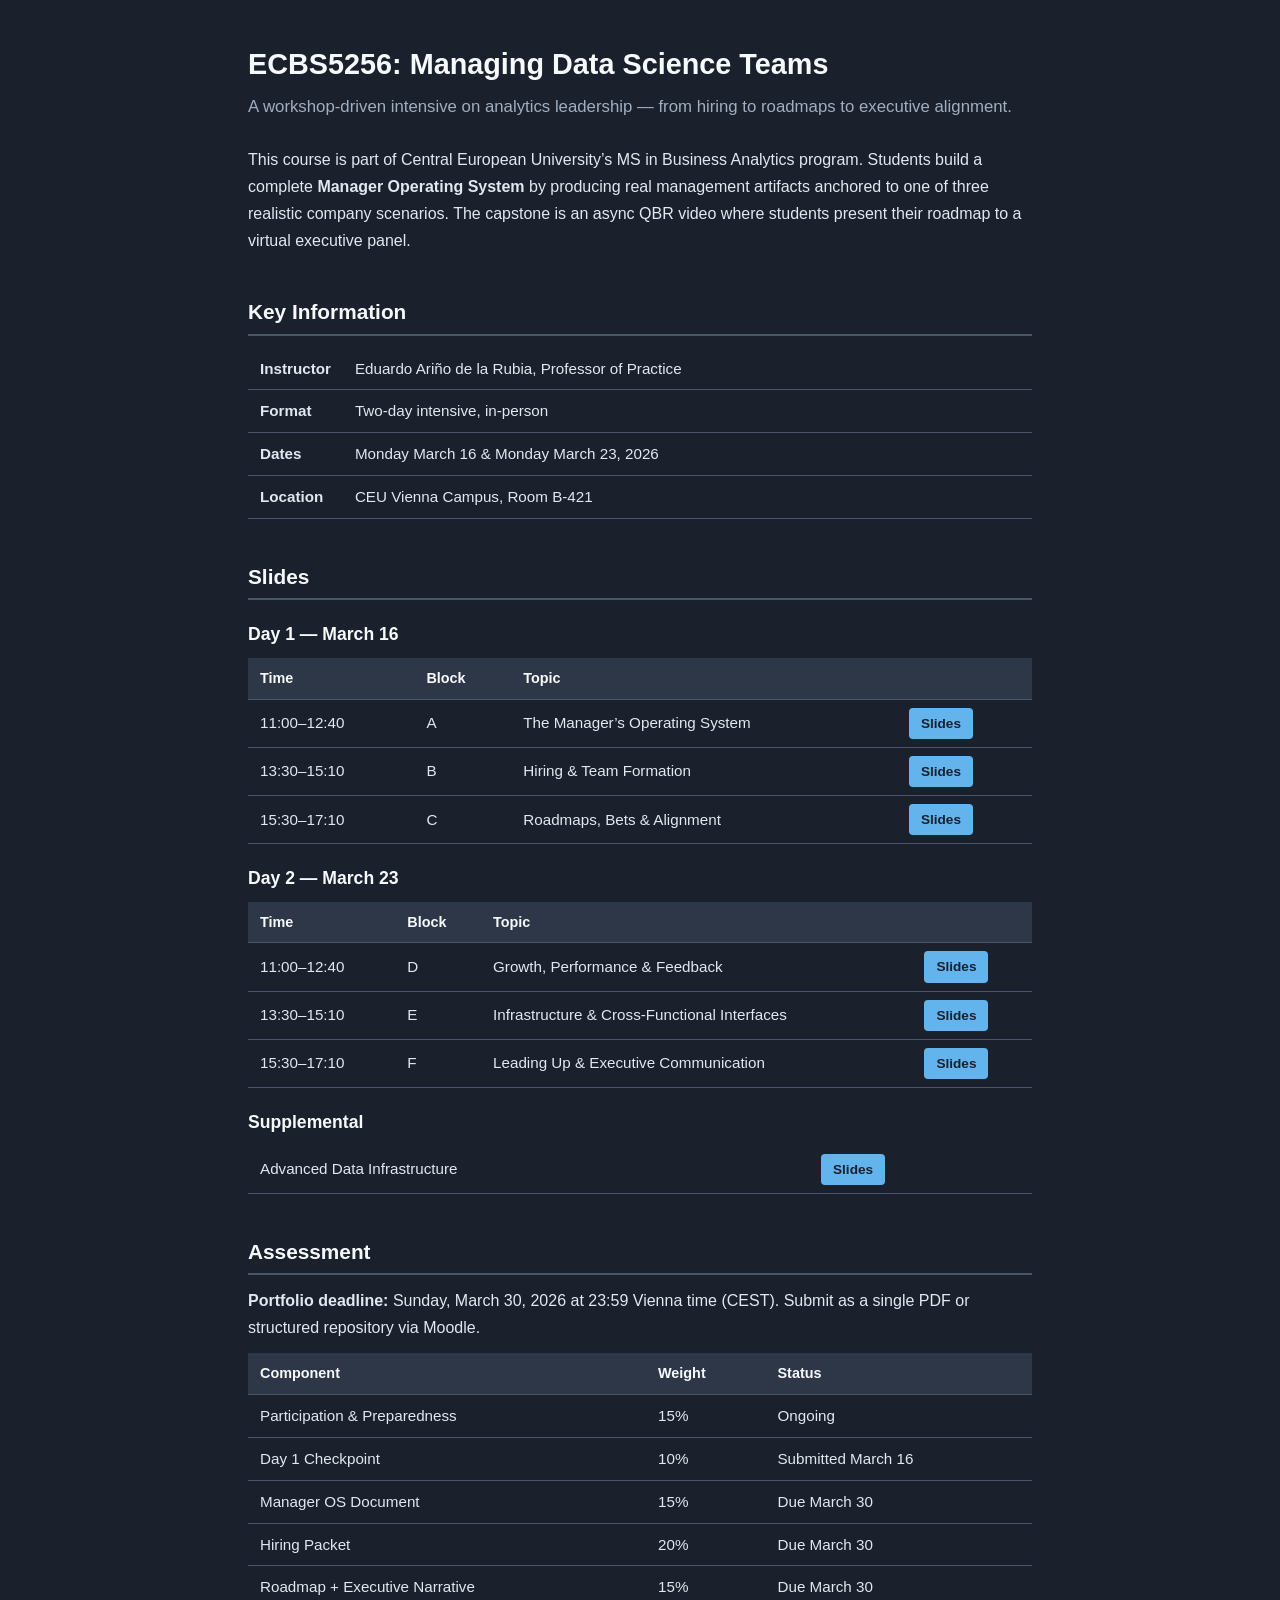
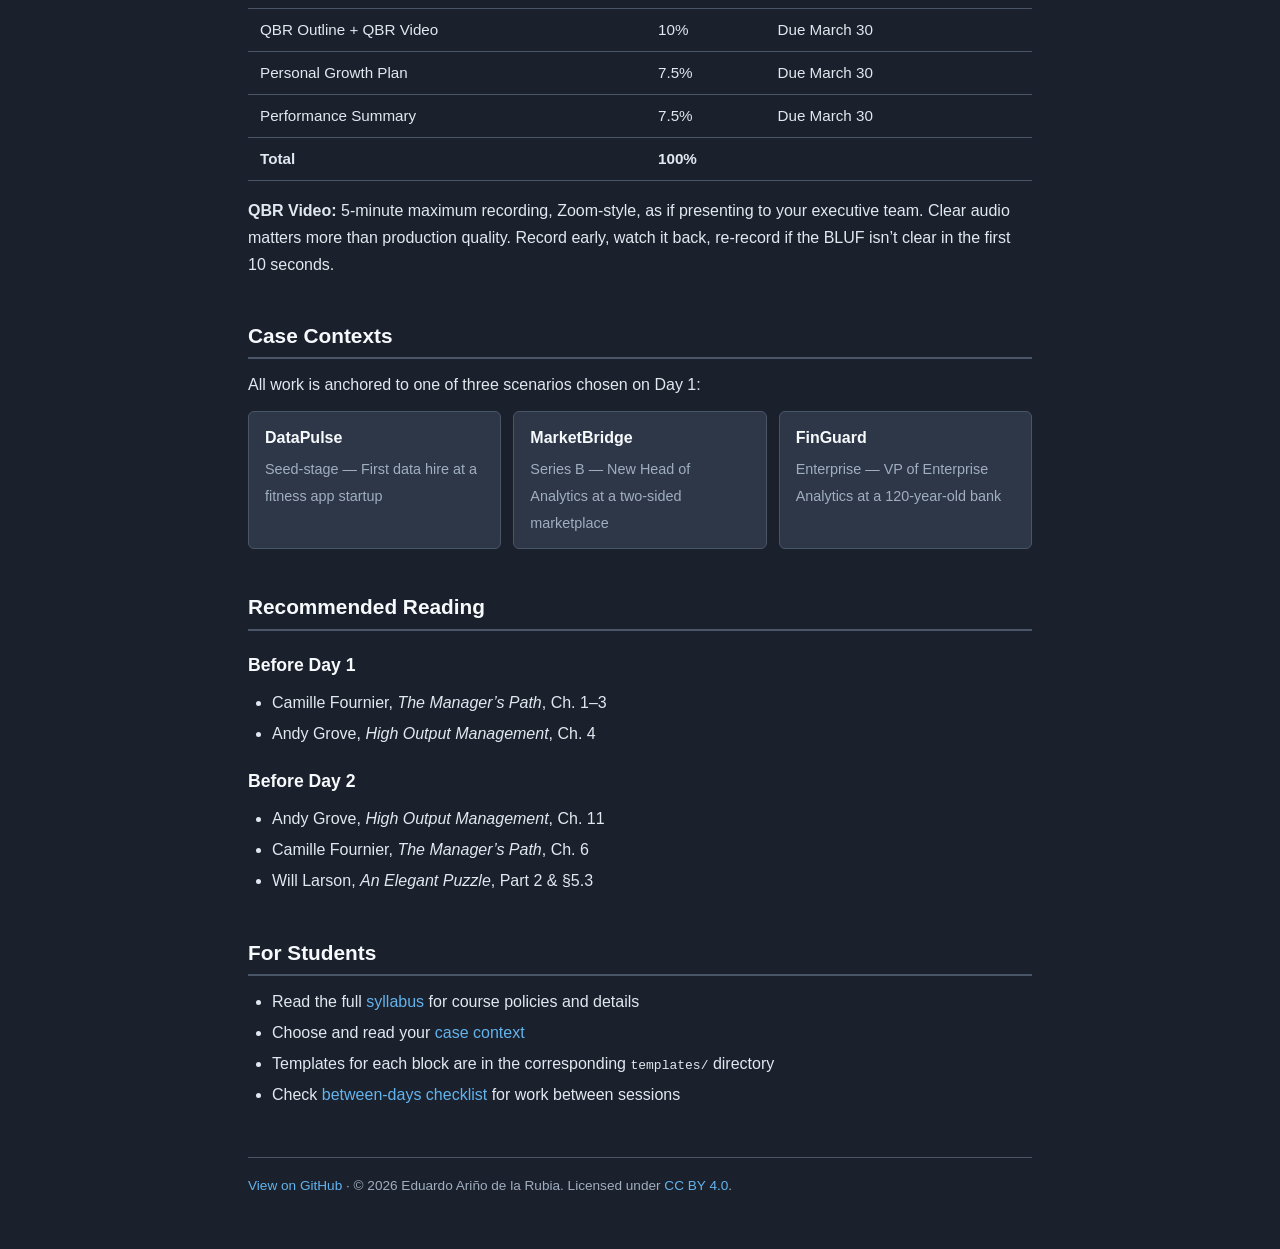
<file: index.html>
<!DOCTYPE html>
<html lang="en">
<head>
  <meta charset="UTF-8">
  <meta name="viewport" content="width=device-width, initial-scale=1.0">
  <title>ECBS5256: Managing Data Science Teams</title>
  <style>
    :root {
      --text: #e2e8f0;
      --muted: #a0aec0;
      --accent: #63b3ed;
      --accent-hover: #90cdf4;
      --bg: #1a202c;
      --card-bg: #2d3748;
      --border: #4a5568;
      --heading: #f7fafc;
    }
    * { margin: 0; padding: 0; box-sizing: border-box; }
    body {
      font-family: -apple-system, BlinkMacSystemFont, "Segoe UI", Roboto, "Helvetica Neue", Arial, sans-serif;
      color: var(--text);
      background: var(--bg);
      line-height: 1.7;
      max-width: 52rem;
      margin: 0 auto;
      padding: 2.5rem 1.5rem;
    }
    h1 { font-size: 1.8rem; margin-bottom: 0.25rem; color: var(--heading); }
    h2 { font-size: 1.3rem; margin-top: 2.5rem; margin-bottom: 0.75rem; border-bottom: 2px solid var(--border); padding-bottom: 0.25rem; color: var(--heading); }
    h3 { font-size: 1.1rem; margin-top: 1.25rem; margin-bottom: 0.5rem; color: var(--heading); }
    p { margin-bottom: 0.75rem; }
    .subtitle { color: var(--muted); font-size: 1.05rem; margin-bottom: 1.5rem; }
    table { width: 100%; border-collapse: collapse; margin-bottom: 1rem; }
    th, td { text-align: left; padding: 0.5rem 0.75rem; border-bottom: 1px solid var(--border); }
    td { font-size: 0.95rem; }
    a { color: var(--accent); text-decoration: none; }
    a:hover { color: var(--accent-hover); text-decoration: underline; }
    .slides-link {
      display: inline-block;
      background: var(--accent);
      color: var(--bg);
      padding: 0.25rem 0.75rem;
      border-radius: 4px;
      font-size: 0.85rem;
      font-weight: 600;
    }
    .slides-link:hover { background: var(--accent-hover); text-decoration: none; }
    .info-table td:first-child { font-weight: 600; white-space: nowrap; width: 1%; }
    ul { margin: 0.5rem 0 0.75rem 1.5rem; }
    li { margin-bottom: 0.25rem; }
    .case-cards { display: grid; grid-template-columns: repeat(auto-fit, minmax(14rem, 1fr)); gap: 0.75rem; margin-bottom: 1rem; }
    .case-card { background: var(--card-bg); border: 1px solid var(--border); border-radius: 6px; padding: 0.75rem 1rem; }
    .case-card strong { display: block; margin-bottom: 0.25rem; color: var(--heading); }
    .case-card span { font-size: 0.9rem; color: var(--muted); }
    th { background: var(--card-bg); font-weight: 600; font-size: 0.9rem; color: var(--heading); }
    footer { margin-top: 3rem; padding-top: 1rem; border-top: 1px solid var(--border); font-size: 0.85rem; color: var(--muted); }
  </style>
</head>
<body>
  <h1>ECBS5256: Managing Data Science Teams</h1>
  <p class="subtitle">A workshop-driven intensive on analytics leadership &mdash; from hiring to roadmaps to executive alignment.</p>

  <p>This course is part of Central European University&rsquo;s MS in Business Analytics program. Students build a complete <strong>Manager Operating System</strong> by producing real management artifacts anchored to one of three realistic company scenarios. The capstone is an async QBR video where students present their roadmap to a virtual executive panel.</p>

  <h2>Key Information</h2>
  <table class="info-table">
    <tr><td>Instructor</td><td>Eduardo Ari&ntilde;o de la Rubia, Professor of Practice</td></tr>
    <tr><td>Format</td><td>Two-day intensive, in-person</td></tr>
    <tr><td>Dates</td><td>Monday March 16 &amp; Monday March 23, 2026</td></tr>
    <tr><td>Location</td><td>CEU Vienna Campus, Room B-421</td></tr>
  </table>

  <h2>Slides</h2>

  <h3>Day 1 &mdash; March 16</h3>
  <table>
    <thead><tr><th>Time</th><th>Block</th><th>Topic</th><th></th></tr></thead>
    <tbody>
      <tr>
        <td>11:00&ndash;12:40</td><td>A</td><td>The Manager&rsquo;s Operating System</td>
        <td><a class="slides-link" href="day-1/block-a-manager-os/slides.html">Slides</a></td>
      </tr>
      <tr>
        <td>13:30&ndash;15:10</td><td>B</td><td>Hiring &amp; Team Formation</td>
        <td><a class="slides-link" href="day-1/block-b-hiring/slides.html">Slides</a></td>
      </tr>
      <tr>
        <td>15:30&ndash;17:10</td><td>C</td><td>Roadmaps, Bets &amp; Alignment</td>
        <td><a class="slides-link" href="day-1/block-c-roadmaps/slides.html">Slides</a></td>
      </tr>
    </tbody>
  </table>

  <h3>Day 2 &mdash; March 23</h3>
  <table>
    <thead><tr><th>Time</th><th>Block</th><th>Topic</th><th></th></tr></thead>
    <tbody>
      <tr>
        <td>11:00&ndash;12:40</td><td>D</td><td>Growth, Performance &amp; Feedback</td>
        <td><a class="slides-link" href="day-2/block-d-growth/slides.html">Slides</a></td>
      </tr>
      <tr>
        <td>13:30&ndash;15:10</td><td>E</td><td>Infrastructure &amp; Cross-Functional Interfaces</td>
        <td><a class="slides-link" href="day-2/block-e-infrastructure/slides.html">Slides</a></td>
      </tr>
      <tr>
        <td>15:30&ndash;17:10</td><td>F</td><td>Leading Up &amp; Executive Communication</td>
        <td><a class="slides-link" href="day-2/block-f-leading-up/slides.html">Slides</a></td>
      </tr>
    </tbody>
  </table>

  <h3>Supplemental</h3>
  <table>
    <tbody>
      <tr>
        <td>Advanced Data Infrastructure</td>
        <td><a class="slides-link" href="resources/advanced-infrastructure/slides.html">Slides</a></td>
      </tr>
    </tbody>
  </table>

  <h2>Assessment</h2>
  <p><strong>Portfolio deadline:</strong> Sunday, March 30, 2026 at 23:59 Vienna time (CEST). Submit as a single PDF or structured repository via Moodle.</p>
  <table>
    <thead><tr><th>Component</th><th>Weight</th><th>Status</th></tr></thead>
    <tbody>
      <tr><td>Participation &amp; Preparedness</td><td>15%</td><td>Ongoing</td></tr>
      <tr><td>Day 1 Checkpoint</td><td>10%</td><td>Submitted March 16</td></tr>
      <tr><td>Manager OS Document</td><td>15%</td><td>Due March 30</td></tr>
      <tr><td>Hiring Packet</td><td>20%</td><td>Due March 30</td></tr>
      <tr><td>Roadmap + Executive Narrative</td><td>15%</td><td>Due March 30</td></tr>
      <tr><td>QBR Outline + QBR Video</td><td>10%</td><td>Due March 30</td></tr>
      <tr><td>Personal Growth Plan</td><td>7.5%</td><td>Due March 30</td></tr>
      <tr><td>Performance Summary</td><td>7.5%</td><td>Due March 30</td></tr>
      <tr><td><strong>Total</strong></td><td><strong>100%</strong></td><td></td></tr>
    </tbody>
  </table>
  <p><strong>QBR Video:</strong> 5-minute maximum recording, Zoom-style, as if presenting to your executive team. Clear audio matters more than production quality. Record early, watch it back, re-record if the BLUF isn&rsquo;t clear in the first 10 seconds.</p>

  <h2>Case Contexts</h2>
  <p>All work is anchored to one of three scenarios chosen on Day 1:</p>
  <div class="case-cards">
    <div class="case-card">
      <strong>DataPulse</strong>
      <span>Seed-stage &mdash; First data hire at a fitness app startup</span>
    </div>
    <div class="case-card">
      <strong>MarketBridge</strong>
      <span>Series B &mdash; New Head of Analytics at a two-sided marketplace</span>
    </div>
    <div class="case-card">
      <strong>FinGuard</strong>
      <span>Enterprise &mdash; VP of Enterprise Analytics at a 120-year-old bank</span>
    </div>
  </div>

  <h2>Recommended Reading</h2>
  <h3>Before Day 1</h3>
  <ul>
    <li>Camille Fournier, <em>The Manager&rsquo;s Path</em>, Ch. 1&ndash;3</li>
    <li>Andy Grove, <em>High Output Management</em>, Ch. 4</li>
  </ul>
  <h3>Before Day 2</h3>
  <ul>
    <li>Andy Grove, <em>High Output Management</em>, Ch. 11</li>
    <li>Camille Fournier, <em>The Manager&rsquo;s Path</em>, Ch. 6</li>
    <li>Will Larson, <em>An Elegant Puzzle</em>, Part 2 &amp; &sect;5.3</li>
  </ul>

  <h2>For Students</h2>
  <ul>
    <li>Read the full <a href="syllabus.md">syllabus</a> for course policies and details</li>
    <li>Choose and read your <a href="https://github.com/earino/managing-data-science-teams/tree/main/case-contexts">case context</a></li>
    <li>Templates for each block are in the corresponding <code>templates/</code> directory</li>
    <li>Check <a href="resources/between-days-checklist.md">between-days checklist</a> for work between sessions</li>
  </ul>

  <footer>
    <p><a href="https://github.com/earino/managing-data-science-teams">View on GitHub</a> &middot; &copy; 2026 Eduardo Ari&ntilde;o de la Rubia. Licensed under <a href="https://creativecommons.org/licenses/by/4.0/">CC BY 4.0</a>.</p>
  </footer>
</body>
</html>
</file>
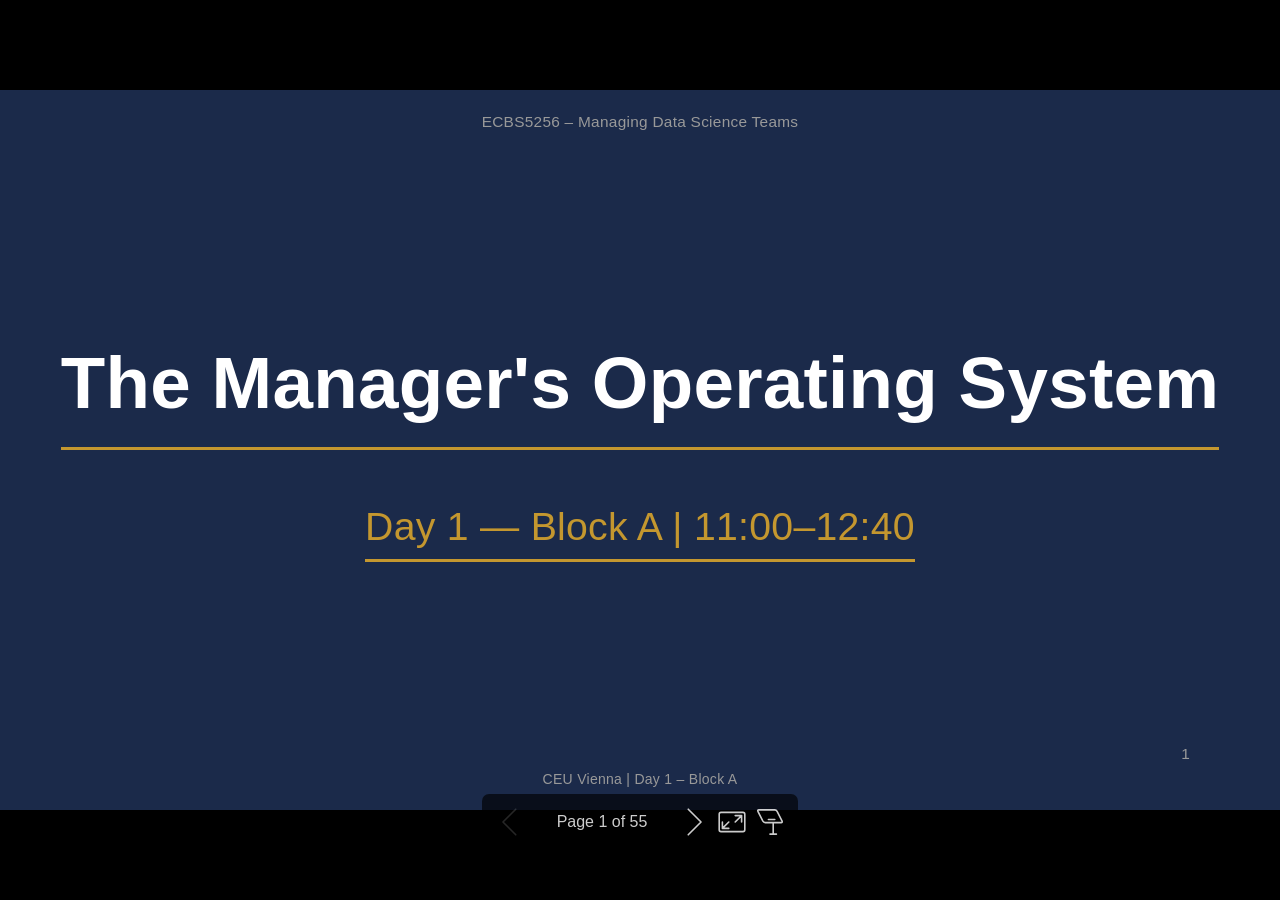
<file: day-1/block-a-manager-os/slides.html>
<!DOCTYPE html><html lang="POSIX"><head><title>The Manager's Operating System</title><meta property="og:title" content="The Manager's Operating System"><meta charset="UTF-8"><meta name="viewport" content="width=device-width,height=device-height,initial-scale=1.0"><meta name="apple-mobile-web-app-capable" content="yes"><meta http-equiv="X-UA-Compatible" content="ie=edge"><meta property="og:type" content="website"><meta name="twitter:card" content="summary"><style>@media screen{body[data-bespoke-view=""] .bespoke-marp-parent>.bespoke-marp-osc>button,body[data-bespoke-view=next] .bespoke-marp-parent>.bespoke-marp-osc>button,body[data-bespoke-view=presenter] .bespoke-marp-presenter-container .bespoke-marp-presenter-info-container button,body[data-bespoke-view=presenter] .bespoke-marp-presenter-container .bespoke-marp-presenter-note-container button{appearance:none;background-color:initial;border:0;color:inherit;cursor:pointer;font-size:inherit;opacity:.8;outline:none;padding:0;transition:opacity .2s linear;-webkit-tap-highlight-color:transparent}body[data-bespoke-view=""] .bespoke-marp-parent>.bespoke-marp-osc>button:disabled,body[data-bespoke-view=next] .bespoke-marp-parent>.bespoke-marp-osc>button:disabled,body[data-bespoke-view=presenter] .bespoke-marp-presenter-container .bespoke-marp-presenter-info-container button:disabled,body[data-bespoke-view=presenter] .bespoke-marp-presenter-container .bespoke-marp-presenter-note-container button:disabled{cursor:not-allowed;opacity:.15!important}body[data-bespoke-view=""] .bespoke-marp-parent>.bespoke-marp-osc>button:hover,body[data-bespoke-view=next] .bespoke-marp-parent>.bespoke-marp-osc>button:hover,body[data-bespoke-view=presenter] .bespoke-marp-presenter-container .bespoke-marp-presenter-info-container button:hover,body[data-bespoke-view=presenter] .bespoke-marp-presenter-container .bespoke-marp-presenter-note-container button:hover{opacity:1}body[data-bespoke-view=""] .bespoke-marp-parent>.bespoke-marp-osc>button:hover:active,body[data-bespoke-view=next] .bespoke-marp-parent>.bespoke-marp-osc>button:hover:active,body[data-bespoke-view=presenter] .bespoke-marp-presenter-container .bespoke-marp-presenter-info-container button:hover:active,body[data-bespoke-view=presenter] .bespoke-marp-presenter-container .bespoke-marp-presenter-note-container button:hover:active{opacity:.6}body[data-bespoke-view=""] .bespoke-marp-parent>.bespoke-marp-osc>button:hover:not(:disabled),body[data-bespoke-view=next] .bespoke-marp-parent>.bespoke-marp-osc>button:hover:not(:disabled),body[data-bespoke-view=presenter] .bespoke-marp-presenter-container .bespoke-marp-presenter-info-container button:hover:not(:disabled),body[data-bespoke-view=presenter] .bespoke-marp-presenter-container .bespoke-marp-presenter-note-container button:hover:not(:disabled){transition:none}body[data-bespoke-view=""] .bespoke-marp-parent>.bespoke-marp-osc>button[data-bespoke-marp-osc=prev],body[data-bespoke-view=next] .bespoke-marp-parent>.bespoke-marp-osc>button[data-bespoke-marp-osc=prev],body[data-bespoke-view=presenter] .bespoke-marp-presenter-container .bespoke-marp-presenter-info-container button.bespoke-marp-presenter-info-page-prev{background:#0000 url("[data-uri]") no-repeat 50%;background-size:contain;overflow:hidden;text-indent:100%;white-space:nowrap}body[data-bespoke-view=""] .bespoke-marp-parent>.bespoke-marp-osc>button[data-bespoke-marp-osc=next],body[data-bespoke-view=next] .bespoke-marp-parent>.bespoke-marp-osc>button[data-bespoke-marp-osc=next],body[data-bespoke-view=presenter] .bespoke-marp-presenter-container .bespoke-marp-presenter-info-container button.bespoke-marp-presenter-info-page-next{background:#0000 url("[data-uri]") no-repeat 50%;background-size:contain;overflow:hidden;text-indent:100%;white-space:nowrap}body[data-bespoke-view=""] .bespoke-marp-parent>.bespoke-marp-osc>button[data-bespoke-marp-osc=fullscreen],body[data-bespoke-view=next] .bespoke-marp-parent>.bespoke-marp-osc>button[data-bespoke-marp-osc=fullscreen]{background:#0000 url("[data-uri]") no-repeat 50%;background-size:contain;overflow:hidden;text-indent:100%;white-space:nowrap}body[data-bespoke-view=""] .bespoke-marp-parent>.bespoke-marp-osc>button.exit[data-bespoke-marp-osc=fullscreen],body[data-bespoke-view=next] .bespoke-marp-parent>.bespoke-marp-osc>button.exit[data-bespoke-marp-osc=fullscreen]{background-image:url("[data-uri]")}body[data-bespoke-view=""] .bespoke-marp-parent>.bespoke-marp-osc>button[data-bespoke-marp-osc=presenter],body[data-bespoke-view=next] .bespoke-marp-parent>.bespoke-marp-osc>button[data-bespoke-marp-osc=presenter]{background:#0000 url("[data-uri]") no-repeat 50%;background-size:contain;overflow:hidden;text-indent:100%;white-space:nowrap}body[data-bespoke-view=presenter] .bespoke-marp-presenter-container .bespoke-marp-presenter-note-container button.bespoke-marp-presenter-note-bigger{background:#0000 url("[data-uri]") no-repeat 50%;background-size:contain;overflow:hidden;text-indent:100%;white-space:nowrap}body[data-bespoke-view=presenter] .bespoke-marp-presenter-container .bespoke-marp-presenter-note-container button.bespoke-marp-presenter-note-smaller{background:#0000 url("[data-uri]") no-repeat 50%;background-size:contain;overflow:hidden;text-indent:100%;white-space:nowrap}}@keyframes __bespoke_marp_transition_reduced_outgoing__{0%{opacity:1}to{opacity:0}}@keyframes __bespoke_marp_transition_reduced_incoming__{0%{mix-blend-mode:plus-lighter;opacity:0}to{mix-blend-mode:plus-lighter;opacity:1}}.bespoke-marp-note,.bespoke-marp-osc,.bespoke-progress-parent{display:none;transition:none}@media screen{::view-transition-group(*){animation-duration:var(--marp-bespoke-transition-animation-duration,.5s);animation-timing-function:ease}::view-transition-new(*),::view-transition-old(*){animation-delay:0s;animation-direction:var(--marp-bespoke-transition-animation-direction,normal);animation-duration:var(--marp-bespoke-transition-animation-duration,.5s);animation-fill-mode:both;animation-name:var(--marp-bespoke-transition-animation-name,var(--marp-bespoke-transition-animation-name-fallback,__bespoke_marp_transition_no_animation__));mix-blend-mode:normal}::view-transition-old(*){--marp-bespoke-transition-animation-name-fallback:__bespoke_marp_transition_reduced_outgoing__;animation-timing-function:ease}::view-transition-new(*){--marp-bespoke-transition-animation-name-fallback:__bespoke_marp_transition_reduced_incoming__;animation-timing-function:ease}::view-transition-new(root),::view-transition-old(root){animation-timing-function:linear}::view-transition-new(__bespoke_marp_transition_osc__),::view-transition-old(__bespoke_marp_transition_osc__){animation-duration:0s!important;animation-name:__bespoke_marp_transition_osc__!important}::view-transition-new(__bespoke_marp_transition_osc__){opacity:0!important}.bespoke-marp-transition-warming-up::view-transition-group(*),.bespoke-marp-transition-warming-up::view-transition-new(*),.bespoke-marp-transition-warming-up::view-transition-old(*){animation-play-state:paused!important}body,html{height:100%;margin:0}body{background:#000;overflow:hidden}svg.bespoke-marp-slide{content-visibility:hidden;opacity:0;pointer-events:none;z-index:-1}svg.bespoke-marp-slide:not(.bespoke-marp-active) *{view-transition-name:none!important}svg.bespoke-marp-slide.bespoke-marp-active{content-visibility:visible;opacity:1;pointer-events:auto;z-index:0}svg.bespoke-marp-slide.bespoke-marp-active.bespoke-marp-active-ready *{animation-name:__bespoke_marp__!important}@supports not (content-visibility:hidden){svg.bespoke-marp-slide[data-bespoke-marp-load=hideable]{display:none}svg.bespoke-marp-slide[data-bespoke-marp-load=hideable].bespoke-marp-active{display:block}}}@media screen and (prefers-reduced-motion:reduce){svg.bespoke-marp-slide *{view-transition-name:none!important}}@media screen{[data-bespoke-marp-fragment=inactive]{visibility:hidden}body[data-bespoke-view=""] .bespoke-marp-parent,body[data-bespoke-view=next] .bespoke-marp-parent{inset:0;position:absolute}body[data-bespoke-view=""] .bespoke-marp-parent>.bespoke-marp-osc,body[data-bespoke-view=next] .bespoke-marp-parent>.bespoke-marp-osc{background:#000000a6;border-radius:7px;bottom:50px;color:#fff;contain:paint;display:block;font-family:Helvetica,Arial,sans-serif;font-size:16px;left:50%;line-height:0;opacity:1;padding:12px;position:absolute;touch-action:manipulation;transform:translateX(-50%);transition:opacity .2s linear;-webkit-user-select:none;user-select:none;white-space:nowrap;will-change:transform;z-index:1;view-transition-name:__bespoke_marp_transition_osc__}body[data-bespoke-view=""] .bespoke-marp-parent>.bespoke-marp-osc>*,body[data-bespoke-view=next] .bespoke-marp-parent>.bespoke-marp-osc>*{margin-left:6px}body[data-bespoke-view=""] .bespoke-marp-parent>.bespoke-marp-osc>:first-child,body[data-bespoke-view=next] .bespoke-marp-parent>.bespoke-marp-osc>:first-child{margin-left:0}body[data-bespoke-view=""] .bespoke-marp-parent>.bespoke-marp-osc>span,body[data-bespoke-view=next] .bespoke-marp-parent>.bespoke-marp-osc>span{opacity:.8}body[data-bespoke-view=""] .bespoke-marp-parent>.bespoke-marp-osc>span[data-bespoke-marp-osc=page],body[data-bespoke-view=next] .bespoke-marp-parent>.bespoke-marp-osc>span[data-bespoke-marp-osc=page]{display:inline-block;min-width:140px;text-align:center}body[data-bespoke-view=""] .bespoke-marp-parent>.bespoke-marp-osc>button[data-bespoke-marp-osc=fullscreen],body[data-bespoke-view=""] .bespoke-marp-parent>.bespoke-marp-osc>button[data-bespoke-marp-osc=next],body[data-bespoke-view=""] .bespoke-marp-parent>.bespoke-marp-osc>button[data-bespoke-marp-osc=presenter],body[data-bespoke-view=""] .bespoke-marp-parent>.bespoke-marp-osc>button[data-bespoke-marp-osc=prev],body[data-bespoke-view=next] .bespoke-marp-parent>.bespoke-marp-osc>button[data-bespoke-marp-osc=fullscreen],body[data-bespoke-view=next] .bespoke-marp-parent>.bespoke-marp-osc>button[data-bespoke-marp-osc=next],body[data-bespoke-view=next] .bespoke-marp-parent>.bespoke-marp-osc>button[data-bespoke-marp-osc=presenter],body[data-bespoke-view=next] .bespoke-marp-parent>.bespoke-marp-osc>button[data-bespoke-marp-osc=prev]{height:32px;line-height:32px;width:32px}body[data-bespoke-view=""] .bespoke-marp-parent.bespoke-marp-inactive,body[data-bespoke-view=next] .bespoke-marp-parent.bespoke-marp-inactive{cursor:none}body[data-bespoke-view=""] .bespoke-marp-parent.bespoke-marp-inactive>.bespoke-marp-osc,body[data-bespoke-view=next] .bespoke-marp-parent.bespoke-marp-inactive>.bespoke-marp-osc{opacity:0;pointer-events:none}body[data-bespoke-view=""] svg.bespoke-marp-slide,body[data-bespoke-view=next] svg.bespoke-marp-slide{height:100%;left:0;position:absolute;top:0;width:100%}body[data-bespoke-view=""] .bespoke-progress-parent{background:#222;display:flex;height:5px;width:100%}body[data-bespoke-view=""] .bespoke-progress-parent+.bespoke-marp-parent{top:5px}body[data-bespoke-view=""] .bespoke-progress-parent .bespoke-progress-bar{background:#0288d1;flex:0 0 0;transition:flex-basis .2s cubic-bezier(0,1,1,1)}body[data-bespoke-view=next]{background:#0000}body[data-bespoke-view=presenter]{background:#161616}body[data-bespoke-view=presenter] .bespoke-marp-presenter-container{display:grid;font-family:Helvetica,Arial,sans-serif;grid-template:"current dragbar next" minmax(140px,1fr) "current dragbar note" 2fr "info    dragbar note" 3em;grid-template-columns:minmax(3px,var(--bespoke-marp-presenter-split-ratio,66%)) 0 minmax(3px,1fr);height:100%;left:0;position:absolute;top:0;width:100%}body[data-bespoke-view=presenter] .bespoke-marp-presenter-container .bespoke-marp-parent{grid-area:current;overflow:hidden;position:relative}body[data-bespoke-view=presenter] .bespoke-marp-presenter-container .bespoke-marp-parent svg.bespoke-marp-slide{height:calc(100% - 40px);left:20px;pointer-events:none;position:absolute;top:20px;-webkit-user-select:none;user-select:none;width:calc(100% - 40px)}body[data-bespoke-view=presenter] .bespoke-marp-presenter-container .bespoke-marp-parent svg.bespoke-marp-slide.bespoke-marp-active{filter:drop-shadow(0 3px 10px rgba(0,0,0,.5))}body[data-bespoke-view=presenter] .bespoke-marp-presenter-container .bespoke-marp-presenter-dragbar-container{background:#0288d1;cursor:col-resize;grid-area:dragbar;margin-left:-3px;opacity:0;position:relative;transition:opacity .4s linear .1s;width:6px;z-index:10}body[data-bespoke-view=presenter] .bespoke-marp-presenter-container .bespoke-marp-presenter-dragbar-container:hover{opacity:1}body[data-bespoke-view=presenter] .bespoke-marp-presenter-container .bespoke-marp-presenter-dragbar-container.active{opacity:1;transition-delay:0s}body[data-bespoke-view=presenter] .bespoke-marp-presenter-container .bespoke-marp-presenter-next-container{background:#222;cursor:pointer;display:none;grid-area:next;overflow:hidden;position:relative}body[data-bespoke-view=presenter] .bespoke-marp-presenter-container .bespoke-marp-presenter-next-container.active{display:block}body[data-bespoke-view=presenter] .bespoke-marp-presenter-container .bespoke-marp-presenter-next-container iframe.bespoke-marp-presenter-next{background:#0000;border:0;display:block;filter:drop-shadow(0 3px 10px rgba(0,0,0,.5));height:calc(100% - 40px);left:20px;pointer-events:none;position:absolute;top:20px;-webkit-user-select:none;user-select:none;width:calc(100% - 40px)}body[data-bespoke-view=presenter] .bespoke-marp-presenter-container .bespoke-marp-presenter-note-container{background:#222;color:#eee;grid-area:note;position:relative;z-index:1}body[data-bespoke-view=presenter] .bespoke-marp-presenter-container .bespoke-marp-presenter-note-container button{height:1.5em;line-height:1.5em;width:1.5em}body[data-bespoke-view=presenter] .bespoke-marp-presenter-container .bespoke-marp-presenter-note-container .bespoke-marp-presenter-note-wrapper{display:block;inset:0;position:absolute}body[data-bespoke-view=presenter] .bespoke-marp-presenter-container .bespoke-marp-presenter-note-container .bespoke-marp-presenter-note-buttons{background:#000000a6;border-radius:4px;bottom:0;display:flex;gap:4px;margin:12px;opacity:0;padding:6px;pointer-events:none;position:absolute;right:0;transition:opacity .2s linear}body[data-bespoke-view=presenter] .bespoke-marp-presenter-container .bespoke-marp-presenter-note-container .bespoke-marp-presenter-note-buttons:focus-within,body[data-bespoke-view=presenter] .bespoke-marp-presenter-container .bespoke-marp-presenter-note-container .bespoke-marp-presenter-note-wrapper:focus-within+.bespoke-marp-presenter-note-buttons,body[data-bespoke-view=presenter] .bespoke-marp-presenter-container .bespoke-marp-presenter-note-container:hover .bespoke-marp-presenter-note-buttons{opacity:1;pointer-events:auto}body[data-bespoke-view=presenter] .bespoke-marp-presenter-container .bespoke-marp-presenter-note-container .bespoke-marp-note{box-sizing:border-box;font-size:calc(1.1em*var(--bespoke-marp-note-font-scale, 1));height:calc(100% - 40px);margin:20px;overflow:auto;padding-right:3px;white-space:pre-wrap;width:calc(100% - 40px);word-wrap:break-word;scrollbar-color:#eeeeee80 #0000;scrollbar-width:thin}body[data-bespoke-view=presenter] .bespoke-marp-presenter-container .bespoke-marp-presenter-note-container .bespoke-marp-note::-webkit-scrollbar{width:6px}body[data-bespoke-view=presenter] .bespoke-marp-presenter-container .bespoke-marp-presenter-note-container .bespoke-marp-note::-webkit-scrollbar-track{background:#0000}body[data-bespoke-view=presenter] .bespoke-marp-presenter-container .bespoke-marp-presenter-note-container .bespoke-marp-note::-webkit-scrollbar-thumb{background:#eeeeee80;border-radius:6px}body[data-bespoke-view=presenter] .bespoke-marp-presenter-container .bespoke-marp-presenter-note-container .bespoke-marp-note:empty{pointer-events:none}body[data-bespoke-view=presenter] .bespoke-marp-presenter-container .bespoke-marp-presenter-note-container .bespoke-marp-note.active{display:block}body[data-bespoke-view=presenter] .bespoke-marp-presenter-container .bespoke-marp-presenter-note-container .bespoke-marp-note p:first-child{margin-top:0}body[data-bespoke-view=presenter] .bespoke-marp-presenter-container .bespoke-marp-presenter-note-container .bespoke-marp-note p:last-child{margin-bottom:0}body[data-bespoke-view=presenter] .bespoke-marp-presenter-container .bespoke-marp-presenter-info-container{align-items:center;box-sizing:border-box;color:#eee;display:flex;flex-wrap:nowrap;grid-area:info;justify-content:center;overflow:hidden;padding:0 10px}body[data-bespoke-view=presenter] .bespoke-marp-presenter-container .bespoke-marp-presenter-info-container .bespoke-marp-presenter-info-page,body[data-bespoke-view=presenter] .bespoke-marp-presenter-container .bespoke-marp-presenter-info-container .bespoke-marp-presenter-info-time,body[data-bespoke-view=presenter] .bespoke-marp-presenter-container .bespoke-marp-presenter-info-container .bespoke-marp-presenter-info-timer{box-sizing:border-box;display:block;padding:0 10px;white-space:nowrap;width:100%}body[data-bespoke-view=presenter] .bespoke-marp-presenter-container .bespoke-marp-presenter-info-container button{height:1.5em;line-height:1.5em;width:1.5em}body[data-bespoke-view=presenter] .bespoke-marp-presenter-container .bespoke-marp-presenter-info-container .bespoke-marp-presenter-info-page{order:2;text-align:center}body[data-bespoke-view=presenter] .bespoke-marp-presenter-container .bespoke-marp-presenter-info-container .bespoke-marp-presenter-info-page .bespoke-marp-presenter-info-page-text{display:inline-block;min-width:120px;text-align:center}body[data-bespoke-view=presenter] .bespoke-marp-presenter-container .bespoke-marp-presenter-info-container .bespoke-marp-presenter-info-time{color:#999;order:1;text-align:left}body[data-bespoke-view=presenter] .bespoke-marp-presenter-container .bespoke-marp-presenter-info-container .bespoke-marp-presenter-info-timer{color:#999;order:3;text-align:right}body[data-bespoke-view=presenter] .bespoke-marp-presenter-container .bespoke-marp-presenter-info-container .bespoke-marp-presenter-info-timer:hover{cursor:pointer}}@media print{.bespoke-marp-presenter-info-container,.bespoke-marp-presenter-next-container,.bespoke-marp-presenter-note-container{display:none}}</style><style>div#\:\$p > svg > foreignObject > section{width:1280px;height:720px;box-sizing:border-box;overflow:hidden;position:relative;scroll-snap-align:center center;-webkit-text-size-adjust:100%;text-size-adjust:100%}div#\:\$p > svg > foreignObject > section::after{bottom:0;content:attr(data-marpit-pagination);padding:inherit;pointer-events:none;position:absolute;right:0}div#\:\$p > svg > foreignObject > section:not([data-marpit-pagination])::after{display:none}div#\:\$p > svg > foreignObject > section :is(h1, marp-h1){font-size:2em;margin-block:0.67em}div#\:\$p > svg > foreignObject > section video::-webkit-media-controls{will-change:transform}@page {size:1280px 720px;margin:0}@media print{html, body{background-color:#fff;margin:0;page-break-inside:avoid;break-inside:avoid-page}div#\:\$p > svg > foreignObject > section{page-break-before:always;break-before:page}div#\:\$p > svg > foreignObject > section, div#\:\$p > svg > foreignObject > section *{-webkit-print-color-adjust:exact!important;animation-delay:0s!important;animation-duration:0s!important;color-adjust:exact!important;print-color-adjust:exact!important;transition:none!important}div#\:\$p > svg[data-marpit-svg]{display:block;height:100vh;width:100vw}}div#\:\$p > svg > foreignObject > section{--focus-outlineColor:light-dark(#0969da, #1f6feb);--fgColor-default:light-dark(#1f2328, #f0f6fc);--fgColor-muted:light-dark(#59636e, #9198a1);--fgColor-accent:light-dark(#0969da, #4493f8);--fgColor-success:light-dark(#1a7f37, #3fb950);--fgColor-attention:light-dark(#9a6700, #d29922);--fgColor-danger:light-dark(#d1242f, #f85149);--fgColor-done:light-dark(#8250df, #ab7df8);--bgColor-default:light-dark(#fff, #0d1117);--bgColor-muted:light-dark(#f6f8fa, #151b23);--bgColor-neutral-muted:light-dark(#818b981f, #656c7633);--bgColor-attention-muted:light-dark(#fff8c5, #bb800926);--borderColor-default:light-dark(#d1d9e0, #3d444d);--borderColor-muted:light-dark(#d1d9e0b3, #3d444db3);--borderColor-neutral-muted:light-dark(#d1d9e0b3, #3d444db3);--borderColor-accent-emphasis:light-dark(#0969da, #1f6feb);--borderColor-success-emphasis:light-dark(#1a7f37, #238636);--borderColor-attention-emphasis:light-dark(#9a6700, #9e6a03);--borderColor-danger-emphasis:light-dark(#cf222e, #da3633);--borderColor-done-emphasis:light-dark(#8250df, #8957e5);--color-prettylights-syntax-comment:light-dark(#59636e, #9198a1);--color-prettylights-syntax-constant:light-dark(#0550ae, #79c0ff);--color-prettylights-syntax-constant-other-reference-link:light-dark(#0a3069, #a5d6ff);--color-prettylights-syntax-entity:light-dark(#6639ba, #d2a8ff);--color-prettylights-syntax-storage-modifier-import:light-dark(#1f2328, #f0f6fc);--color-prettylights-syntax-entity-tag:light-dark(#0550ae, #7ee787);--color-prettylights-syntax-keyword:light-dark(#cf222e, #ff7b72);--color-prettylights-syntax-string:light-dark(#0a3069, #a5d6ff);--color-prettylights-syntax-variable:light-dark(#953800, #ffa657);--color-prettylights-syntax-brackethighlighter-unmatched:light-dark(#82071e, #f85149);--color-prettylights-syntax-brackethighlighter-angle:light-dark(#59636e, #9198a1);--color-prettylights-syntax-invalid-illegal-text:light-dark(#f6f8fa, #f0f6fc);--color-prettylights-syntax-invalid-illegal-bg:light-dark(#82071e, #8e1519);--color-prettylights-syntax-carriage-return-text:light-dark(#f6f8fa, #f0f6fc);--color-prettylights-syntax-carriage-return-bg:light-dark(#cf222e, #b62324);--color-prettylights-syntax-string-regexp:light-dark(#116329, #7ee787);--color-prettylights-syntax-markup-list:light-dark(#3b2300, #f2cc60);--color-prettylights-syntax-markup-heading:light-dark(#0550ae, #1f6feb);--color-prettylights-syntax-markup-italic:light-dark(#1f2328, #f0f6fc);--color-prettylights-syntax-markup-bold:light-dark(#1f2328, #f0f6fc);--color-prettylights-syntax-markup-deleted-text:light-dark(#82071e, #ffdcd7);--color-prettylights-syntax-markup-deleted-bg:light-dark(#ffebe9, #67060c);--color-prettylights-syntax-markup-inserted-text:light-dark(#116329, #aff5b4);--color-prettylights-syntax-markup-inserted-bg:light-dark(#dafbe1, #033a16);--color-prettylights-syntax-markup-changed-text:light-dark(#953800, #ffdfb6);--color-prettylights-syntax-markup-changed-bg:light-dark(#ffd8b5, #5a1e02);--color-prettylights-syntax-markup-ignored-text:light-dark(#d1d9e0, #f0f6fc);--color-prettylights-syntax-markup-ignored-bg:light-dark(#0550ae, #1158c7);--color-prettylights-syntax-meta-diff-range:light-dark(#8250df, #d2a8ff);--color-prettylights-syntax-sublimelinter-gutter-mark:light-dark(#818b98, #3d444d);--base-size-4:calc(var(--marpit-root-font-size, 1rem) * 0.25);--base-size-8:calc(var(--marpit-root-font-size, 1rem) * 0.5);--base-size-16:calc(var(--marpit-root-font-size, 1rem) * 1);--base-size-24:calc(var(--marpit-root-font-size, 1rem) * 1.5);--base-size-40:calc(var(--marpit-root-font-size, 1rem) * 2.5);--base-text-weight-normal:400;--base-text-weight-medium:500;--base-text-weight-semibold:600;--fontStack-monospace:ui-monospace, SFMono-Regular, SF Mono, Menlo, Consolas, Liberation Mono, monospace;--fgColor-accent:Highlight;}/*!
 * Marp default theme.
 *
 * @theme default
 * @author Yuki Hattori
 *
 * @auto-scaling true
 * @size 16:9 1280px 720px
 * @size 4:3 960px 720px
 */div#\:\$p > svg > foreignObject > section [data-theme=light],div#\:\$p > svg > foreignObject > section{color-scheme:light}div#\:\$p > svg > foreignObject > section [data-theme=dark],div#\:\$p > svg > foreignObject > section:where(.invert){color-scheme:dark}div#\:\$p > svg > foreignObject > section{-ms-text-size-adjust:100%;-webkit-text-size-adjust:100%;background-color:var(--bgColor-default);color:var(--fgColor-default);font-family:-apple-system,BlinkMacSystemFont,Segoe UI,Noto Sans,Helvetica,Arial,sans-serif,Apple Color Emoji,Segoe UI Emoji;font-size:16px;line-height:1.5;margin:0;word-wrap:break-word}div#\:\$p > svg > foreignObject > section{--marpit-root-font-size:16px}div#\:\$p > svg > foreignObject > section :is(h1, marp-h1):hover .anchor .octicon-link:before,div#\:\$p > svg > foreignObject > section :is(h2, marp-h2):hover .anchor .octicon-link:before,div#\:\$p > svg > foreignObject > section :is(h3, marp-h3):hover .anchor .octicon-link:before,div#\:\$p > svg > foreignObject > section :is(h4, marp-h4):hover .anchor .octicon-link:before,div#\:\$p > svg > foreignObject > section :is(h5, marp-h5):hover .anchor .octicon-link:before,div#\:\$p > svg > foreignObject > section :is(h6, marp-h6):hover .anchor .octicon-link:before{background-color:currentColor;content:" ";display:inline-block;height:16px;-webkit-mask-image:url('data:image/svg+xml;charset=utf-8,<svg xmlns="http://www.w3.org/2000/svg" aria-hidden="true" viewBox="0 0 16 16"><path fill-rule="evenodd" d="M7.775 3.275a.75.75 0 0 0 1.06 1.06l1.25-1.25a2 2 0 1 1 2.83 2.83l-2.5 2.5a2 2 0 0 1-2.83 0 .75.75 0 0 0-1.06 1.06 3.5 3.5 0 0 0 4.95 0l2.5-2.5a3.5 3.5 0 0 0-4.95-4.95zm-4.69 9.64a2 2 0 0 1 0-2.83l2.5-2.5a2 2 0 0 1 2.83 0 .75.75 0 0 0 1.06-1.06 3.5 3.5 0 0 0-4.95 0l-2.5 2.5a3.5 3.5 0 0 0 4.95 4.95l1.25-1.25a.75.75 0 0 0-1.06-1.06l-1.25 1.25a2 2 0 0 1-2.83 0"/></svg>');mask-image:url('data:image/svg+xml;charset=utf-8,<svg xmlns="http://www.w3.org/2000/svg" aria-hidden="true" viewBox="0 0 16 16"><path fill-rule="evenodd" d="M7.775 3.275a.75.75 0 0 0 1.06 1.06l1.25-1.25a2 2 0 1 1 2.83 2.83l-2.5 2.5a2 2 0 0 1-2.83 0 .75.75 0 0 0-1.06 1.06 3.5 3.5 0 0 0 4.95 0l2.5-2.5a3.5 3.5 0 0 0-4.95-4.95zm-4.69 9.64a2 2 0 0 1 0-2.83l2.5-2.5a2 2 0 0 1 2.83 0 .75.75 0 0 0 1.06-1.06 3.5 3.5 0 0 0-4.95 0l-2.5 2.5a3.5 3.5 0 0 0 4.95 4.95l1.25-1.25a.75.75 0 0 0-1.06-1.06l-1.25 1.25a2 2 0 0 1-2.83 0"/></svg>');width:16px}div#\:\$p > svg > foreignObject > section details,div#\:\$p > svg > foreignObject > section figcaption,div#\:\$p > svg > foreignObject > section figure{display:block}div#\:\$p > svg > foreignObject > section summary{display:list-item}div#\:\$p > svg > foreignObject > section [hidden]{display:none!important}div#\:\$p > svg > foreignObject > section a{background-color:transparent;color:var(--fgColor-accent);text-decoration:none}div#\:\$p > svg > foreignObject > section abbr[title]{border-bottom:none;-webkit-text-decoration:underline dotted;text-decoration:underline dotted}div#\:\$p > svg > foreignObject > section b,div#\:\$p > svg > foreignObject > section strong{font-weight:var(--base-text-weight-semibold, 600)}div#\:\$p > svg > foreignObject > section dfn{font-style:italic}div#\:\$p > svg > foreignObject > section :is(h1, marp-h1){border-bottom:1px solid var(--borderColor-muted);font-size:2em;font-weight:var(--base-text-weight-semibold, 600);margin:.67em 0;padding-bottom:.3em}div#\:\$p > svg > foreignObject > section mark{background-color:var(--bgColor-attention-muted);color:var(--fgColor-default)}div#\:\$p > svg > foreignObject > section small{font-size:90%}div#\:\$p > svg > foreignObject > section sub,div#\:\$p > svg > foreignObject > section sup{font-size:75%;line-height:0;position:relative;vertical-align:baseline}div#\:\$p > svg > foreignObject > section sub{bottom:-.25em}div#\:\$p > svg > foreignObject > section sup{top:-.5em}div#\:\$p > svg > foreignObject > section img{border-style:none;box-sizing:content-box;max-width:100%}div#\:\$p > svg > foreignObject > section code,div#\:\$p > svg > foreignObject > section kbd,div#\:\$p > svg > foreignObject > section :is(pre, marp-pre),div#\:\$p > svg > foreignObject > section samp{font-family:monospace;font-size:1em}div#\:\$p > svg > foreignObject > section figure{margin:1em var(--base-size-40)}div#\:\$p > svg > foreignObject > section hr{background:transparent;background-color:var(--borderColor-default);border:0;box-sizing:content-box;height:.25em;margin:var(--base-size-24) 0;overflow:hidden;padding:0}div#\:\$p > svg > foreignObject > section input{font:inherit;font-family:inherit;font-size:inherit;line-height:inherit;margin:0;overflow:visible}div#\:\$p > svg > foreignObject > section [type=button],div#\:\$p > svg > foreignObject > section [type=reset],div#\:\$p > svg > foreignObject > section [type=submit]{-webkit-appearance:button;-moz-appearance:button;appearance:button}div#\:\$p > svg > foreignObject > section [type=checkbox],div#\:\$p > svg > foreignObject > section [type=radio]{box-sizing:border-box;padding:0}div#\:\$p > svg > foreignObject > section [type=number]::-webkit-inner-spin-button,div#\:\$p > svg > foreignObject > section [type=number]::-webkit-outer-spin-button{height:auto}div#\:\$p > svg > foreignObject > section [type=search]::-webkit-search-cancel-button,div#\:\$p > svg > foreignObject > section [type=search]::-webkit-search-decoration{-webkit-appearance:none;appearance:none}div#\:\$p > svg > foreignObject > section ::-webkit-input-placeholder{color:inherit;opacity:.54}div#\:\$p > svg > foreignObject > section ::-webkit-file-upload-button{-webkit-appearance:button;appearance:button;font:inherit}div#\:\$p > svg > foreignObject > section a:hover{text-decoration:underline}div#\:\$p > svg > foreignObject > section ::-moz-placeholder{color:var(--fgColor-muted);opacity:1}div#\:\$p > svg > foreignObject > section ::placeholder{color:var(--fgColor-muted);opacity:1}div#\:\$p > svg > foreignObject > section hr:after,div#\:\$p > svg > foreignObject > section hr:before{content:"";display:table}div#\:\$p > svg > foreignObject > section hr:after{clear:both}div#\:\$p > svg > foreignObject > section table{border-collapse:collapse;border-spacing:0;display:block;font-variant:tabular-nums;max-width:100%;overflow:auto;width:-moz-max-content;width:max-content}div#\:\$p > svg > foreignObject > section td,div#\:\$p > svg > foreignObject > section th{padding:0}div#\:\$p > svg > foreignObject > section details summary{cursor:pointer}div#\:\$p > svg > foreignObject > section [role=button]:focus,div#\:\$p > svg > foreignObject > section a:focus,div#\:\$p > svg > foreignObject > section input[type=checkbox]:focus,div#\:\$p > svg > foreignObject > section input[type=radio]:focus{box-shadow:none;outline:2px solid var(--focus-outlineColor);outline-offset:-2px}div#\:\$p > svg > foreignObject > section [role=button]:focus:not(:focus-visible),div#\:\$p > svg > foreignObject > section a:focus:not(:focus-visible),div#\:\$p > svg > foreignObject > section input[type=checkbox]:focus:not(:focus-visible),div#\:\$p > svg > foreignObject > section input[type=radio]:focus:not(:focus-visible){outline:1px solid transparent}div#\:\$p > svg > foreignObject > section [role=button]:focus-visible,div#\:\$p > svg > foreignObject > section a:focus-visible,div#\:\$p > svg > foreignObject > section input[type=checkbox]:focus-visible,div#\:\$p > svg > foreignObject > section input[type=radio]:focus-visible{box-shadow:none;outline:2px solid var(--focus-outlineColor);outline-offset:-2px}div#\:\$p > svg > foreignObject > section a:not([class]):focus,div#\:\$p > svg > foreignObject > section a:not([class]):focus-visible,div#\:\$p > svg > foreignObject > section input[type=checkbox]:focus,div#\:\$p > svg > foreignObject > section input[type=checkbox]:focus-visible,div#\:\$p > svg > foreignObject > section input[type=radio]:focus,div#\:\$p > svg > foreignObject > section input[type=radio]:focus-visible{outline-offset:0}div#\:\$p > svg > foreignObject > section kbd{background-color:var(--bgColor-muted);border-bottom-color:var(--borderColor-neutral-muted);border:1px solid var(--borderColor-neutral-muted);border-radius:6px;box-shadow:inset 0 -1px 0 var(--borderColor-neutral-muted);color:var(--fgColor-default);display:inline-block;font:11px var(--fontStack-monospace, ui-monospace, SFMono-Regular, SF Mono, Menlo, Consolas, Liberation Mono, monospace);line-height:10px;padding:var(--base-size-4);vertical-align:middle}div#\:\$p > svg > foreignObject > section :is(h1, marp-h1),div#\:\$p > svg > foreignObject > section :is(h2, marp-h2),div#\:\$p > svg > foreignObject > section :is(h3, marp-h3),div#\:\$p > svg > foreignObject > section :is(h4, marp-h4),div#\:\$p > svg > foreignObject > section :is(h5, marp-h5),div#\:\$p > svg > foreignObject > section :is(h6, marp-h6){font-weight:var(--base-text-weight-semibold, 600);line-height:1.25;margin-bottom:var(--base-size-16);margin-top:var(--base-size-24)}div#\:\$p > svg > foreignObject > section :is(h2, marp-h2){border-bottom:1px solid var(--borderColor-muted);font-size:1.5em;padding-bottom:.3em}div#\:\$p > svg > foreignObject > section :is(h2, marp-h2),div#\:\$p > svg > foreignObject > section :is(h3, marp-h3){font-weight:var(--base-text-weight-semibold, 600)}div#\:\$p > svg > foreignObject > section :is(h3, marp-h3){font-size:1.25em}div#\:\$p > svg > foreignObject > section :is(h4, marp-h4){font-size:1em}div#\:\$p > svg > foreignObject > section :is(h4, marp-h4),div#\:\$p > svg > foreignObject > section :is(h5, marp-h5){font-weight:var(--base-text-weight-semibold, 600)}div#\:\$p > svg > foreignObject > section :is(h5, marp-h5){font-size:.875em}div#\:\$p > svg > foreignObject > section :is(h6, marp-h6){color:var(--fgColor-muted);font-size:.85em;font-weight:var(--base-text-weight-semibold, 600)}div#\:\$p > svg > foreignObject > section p{margin-bottom:10px;margin-top:0}div#\:\$p > svg > foreignObject > section blockquote{border-left:.25em solid var(--borderColor-default);color:var(--fgColor-muted);margin:0;padding:0 1em}div#\:\$p > svg > foreignObject > section ol,div#\:\$p > svg > foreignObject > section ul{margin-bottom:0;margin-top:0;padding-left:2em}div#\:\$p > svg > foreignObject > section ol ol,div#\:\$p > svg > foreignObject > section ul ol{list-style-type:lower-roman}div#\:\$p > svg > foreignObject > section ol ol ol,div#\:\$p > svg > foreignObject > section ol ul ol,div#\:\$p > svg > foreignObject > section ul ol ol,div#\:\$p > svg > foreignObject > section ul ul ol{list-style-type:lower-alpha}div#\:\$p > svg > foreignObject > section dd{margin-left:0}div#\:\$p > svg > foreignObject > section code,div#\:\$p > svg > foreignObject > section :is(pre, marp-pre),div#\:\$p > svg > foreignObject > section samp,div#\:\$p > svg > foreignObject > section tt{font-family:var(--fontStack-monospace, ui-monospace, SFMono-Regular, SF Mono, Menlo, Consolas, Liberation Mono, monospace);font-size:12px}div#\:\$p > svg > foreignObject > section :is(pre, marp-pre){margin-bottom:0;margin-top:0;word-wrap:normal}div#\:\$p > svg > foreignObject > section .octicon{display:inline-block;fill:currentColor;overflow:visible!important;vertical-align:text-bottom}div#\:\$p > svg > foreignObject > section input::-webkit-inner-spin-button,div#\:\$p > svg > foreignObject > section input::-webkit-outer-spin-button{-webkit-appearance:none;appearance:none;margin:0}div#\:\$p > svg > foreignObject > section .mr-2{margin-right:var(--base-size-8, 8px)!important}div#\:\$p > svg > foreignObject > section:after,div#\:\$p > svg > foreignObject > section:before{display:table}div#\:\$p > svg > foreignObject > section:after{clear:both}div#\:\$p > svg > foreignObject > section>:first-child{margin-top:0!important}div#\:\$p > svg > foreignObject > section>:last-child{margin-bottom:0!important}div#\:\$p > svg > foreignObject > section a:not([href]){color:inherit;text-decoration:none}div#\:\$p > svg > foreignObject > section .absent{color:var(--fgColor-danger)}div#\:\$p > svg > foreignObject > section .anchor{float:left;line-height:1;margin-left:-20px;padding-right:var(--base-size-4)}div#\:\$p > svg > foreignObject > section .anchor:focus{outline:none}div#\:\$p > svg > foreignObject > section blockquote,div#\:\$p > svg > foreignObject > section details,div#\:\$p > svg > foreignObject > section dl,div#\:\$p > svg > foreignObject > section ol,div#\:\$p > svg > foreignObject > section p,div#\:\$p > svg > foreignObject > section :is(pre, marp-pre),div#\:\$p > svg > foreignObject > section table,div#\:\$p > svg > foreignObject > section ul{margin-bottom:var(--base-size-16);margin-top:0}div#\:\$p > svg > foreignObject > section blockquote>:first-child{margin-top:0}div#\:\$p > svg > foreignObject > section blockquote>:last-child{margin-bottom:0}div#\:\$p > svg > foreignObject > section :is(h1, marp-h1) .octicon-link,div#\:\$p > svg > foreignObject > section :is(h2, marp-h2) .octicon-link,div#\:\$p > svg > foreignObject > section :is(h3, marp-h3) .octicon-link,div#\:\$p > svg > foreignObject > section :is(h4, marp-h4) .octicon-link,div#\:\$p > svg > foreignObject > section :is(h5, marp-h5) .octicon-link,div#\:\$p > svg > foreignObject > section :is(h6, marp-h6) .octicon-link{color:var(--fgColor-default);vertical-align:middle;visibility:hidden}div#\:\$p > svg > foreignObject > section :is(h1, marp-h1):hover .anchor,div#\:\$p > svg > foreignObject > section :is(h2, marp-h2):hover .anchor,div#\:\$p > svg > foreignObject > section :is(h3, marp-h3):hover .anchor,div#\:\$p > svg > foreignObject > section :is(h4, marp-h4):hover .anchor,div#\:\$p > svg > foreignObject > section :is(h5, marp-h5):hover .anchor,div#\:\$p > svg > foreignObject > section :is(h6, marp-h6):hover .anchor{text-decoration:none}div#\:\$p > svg > foreignObject > section :is(h1, marp-h1):hover .anchor .octicon-link,div#\:\$p > svg > foreignObject > section :is(h2, marp-h2):hover .anchor .octicon-link,div#\:\$p > svg > foreignObject > section :is(h3, marp-h3):hover .anchor .octicon-link,div#\:\$p > svg > foreignObject > section :is(h4, marp-h4):hover .anchor .octicon-link,div#\:\$p > svg > foreignObject > section :is(h5, marp-h5):hover .anchor .octicon-link,div#\:\$p > svg > foreignObject > section :is(h6, marp-h6):hover .anchor .octicon-link{visibility:visible}div#\:\$p > svg > foreignObject > section :is(h1, marp-h1) code,div#\:\$p > svg > foreignObject > section :is(h1, marp-h1) tt,div#\:\$p > svg > foreignObject > section :is(h2, marp-h2) code,div#\:\$p > svg > foreignObject > section :is(h2, marp-h2) tt,div#\:\$p > svg > foreignObject > section :is(h3, marp-h3) code,div#\:\$p > svg > foreignObject > section :is(h3, marp-h3) tt,div#\:\$p > svg > foreignObject > section :is(h4, marp-h4) code,div#\:\$p > svg > foreignObject > section :is(h4, marp-h4) tt,div#\:\$p > svg > foreignObject > section :is(h5, marp-h5) code,div#\:\$p > svg > foreignObject > section :is(h5, marp-h5) tt,div#\:\$p > svg > foreignObject > section :is(h6, marp-h6) code,div#\:\$p > svg > foreignObject > section :is(h6, marp-h6) tt{font-size:inherit;padding:0 .2em}div#\:\$p > svg > foreignObject > section summary :is(h1, marp-h1),div#\:\$p > svg > foreignObject > section summary :is(h2, marp-h2),div#\:\$p > svg > foreignObject > section summary :is(h3, marp-h3),div#\:\$p > svg > foreignObject > section summary :is(h4, marp-h4),div#\:\$p > svg > foreignObject > section summary :is(h5, marp-h5),div#\:\$p > svg > foreignObject > section summary :is(h6, marp-h6){display:inline-block}div#\:\$p > svg > foreignObject > section summary :is(h1, marp-h1) .anchor,div#\:\$p > svg > foreignObject > section summary :is(h2, marp-h2) .anchor,div#\:\$p > svg > foreignObject > section summary :is(h3, marp-h3) .anchor,div#\:\$p > svg > foreignObject > section summary :is(h4, marp-h4) .anchor,div#\:\$p > svg > foreignObject > section summary :is(h5, marp-h5) .anchor,div#\:\$p > svg > foreignObject > section summary :is(h6, marp-h6) .anchor{margin-left:-40px}div#\:\$p > svg > foreignObject > section summary :is(h1, marp-h1),div#\:\$p > svg > foreignObject > section summary :is(h2, marp-h2){border-bottom:0;padding-bottom:0}div#\:\$p > svg > foreignObject > section ol.no-list,div#\:\$p > svg > foreignObject > section ul.no-list{list-style-type:none;padding:0}div#\:\$p > svg > foreignObject > section ol[type="a s"]{list-style-type:lower-alpha}div#\:\$p > svg > foreignObject > section ol[type="A s"]{list-style-type:upper-alpha}div#\:\$p > svg > foreignObject > section ol[type="i s"]{list-style-type:lower-roman}div#\:\$p > svg > foreignObject > section ol[type="I s"]{list-style-type:upper-roman}div#\:\$p > svg > foreignObject > section div>ol:not([type]),div#\:\$p > svg > foreignObject > section ol[type="1"]{list-style-type:decimal}div#\:\$p > svg > foreignObject > section ol ol,div#\:\$p > svg > foreignObject > section ol ul,div#\:\$p > svg > foreignObject > section ul ol,div#\:\$p > svg > foreignObject > section ul ul{margin-bottom:0;margin-top:0}div#\:\$p > svg > foreignObject > section li>p{margin-top:var(--base-size-16)}div#\:\$p > svg > foreignObject > section li+li{margin-top:.25em}div#\:\$p > svg > foreignObject > section dl{padding:0}div#\:\$p > svg > foreignObject > section dl dt{font-size:1em;font-style:italic;font-weight:var(--base-text-weight-semibold, 600);margin-top:var(--base-size-16);padding:0}div#\:\$p > svg > foreignObject > section dl dd{margin-bottom:var(--base-size-16);padding:0 var(--base-size-16)}div#\:\$p > svg > foreignObject > section table th{font-weight:var(--base-text-weight-semibold, 600)}div#\:\$p > svg > foreignObject > section table td,div#\:\$p > svg > foreignObject > section table th{border:1px solid var(--borderColor-default);padding:6px 13px}div#\:\$p > svg > foreignObject > section table td>:last-child{margin-bottom:0}div#\:\$p > svg > foreignObject > section table tr{background-color:var(--bgColor-default);border-top:1px solid var(--borderColor-muted)}div#\:\$p > svg > foreignObject > section table tr:nth-child(2n){background-color:var(--bgColor-muted)}div#\:\$p > svg > foreignObject > section table img{background-color:transparent}div#\:\$p > svg > foreignObject > section img[align=right]{padding-left:20px}div#\:\$p > svg > foreignObject > section img[align=left]{padding-right:20px}div#\:\$p > svg > foreignObject > section .emoji{background-color:transparent;max-width:none;vertical-align:text-top}div#\:\$p > svg > foreignObject > section :is(span, marp-span).frame,div#\:\$p > svg > foreignObject > section :is(span, marp-span).frame>:is(span, marp-span){display:block;overflow:hidden}div#\:\$p > svg > foreignObject > section :is(span, marp-span).frame>:is(span, marp-span){border:1px solid var(--borderColor-default);float:left;margin:13px 0 0;padding:7px;width:auto}div#\:\$p > svg > foreignObject > section :is(span, marp-span).frame :is(span, marp-span) img{display:block;float:left}div#\:\$p > svg > foreignObject > section :is(span, marp-span).frame :is(span, marp-span) :is(span, marp-span){clear:both;color:var(--fgColor-default);display:block;padding:5px 0 0}div#\:\$p > svg > foreignObject > section :is(span, marp-span).align-center{clear:both;display:block;overflow:hidden}div#\:\$p > svg > foreignObject > section :is(span, marp-span).align-center>:is(span, marp-span){display:block;margin:13px auto 0;overflow:hidden;text-align:center}div#\:\$p > svg > foreignObject > section :is(span, marp-span).align-center :is(span, marp-span) img{margin:0 auto;text-align:center}div#\:\$p > svg > foreignObject > section :is(span, marp-span).align-right{clear:both;display:block;overflow:hidden}div#\:\$p > svg > foreignObject > section :is(span, marp-span).align-right>:is(span, marp-span){display:block;margin:13px 0 0;overflow:hidden;text-align:right}div#\:\$p > svg > foreignObject > section :is(span, marp-span).align-right :is(span, marp-span) img{margin:0;text-align:right}div#\:\$p > svg > foreignObject > section :is(span, marp-span).float-left{display:block;float:left;margin-right:13px;overflow:hidden}div#\:\$p > svg > foreignObject > section :is(span, marp-span).float-left :is(span, marp-span){margin:13px 0 0}div#\:\$p > svg > foreignObject > section :is(span, marp-span).float-right{display:block;float:right;margin-left:13px;overflow:hidden}div#\:\$p > svg > foreignObject > section :is(span, marp-span).float-right>:is(span, marp-span){display:block;margin:13px auto 0;overflow:hidden;text-align:right}div#\:\$p > svg > foreignObject > section code,div#\:\$p > svg > foreignObject > section tt{background-color:var(--bgColor-neutral-muted);border-radius:6px;font-size:85%;margin:0;padding:.2em .4em;white-space:break-spaces}div#\:\$p > svg > foreignObject > section code br,div#\:\$p > svg > foreignObject > section tt br{display:none}div#\:\$p > svg > foreignObject > section del code{text-decoration:inherit}div#\:\$p > svg > foreignObject > section samp{font-size:85%}div#\:\$p > svg > foreignObject > section :is(pre, marp-pre) code{font-size:100%}div#\:\$p > svg > foreignObject > section :is(pre, marp-pre)>code{background:transparent;border:0;margin:0;padding:0;white-space:pre;word-break:normal}div#\:\$p > svg > foreignObject > section .highlight{margin-bottom:var(--base-size-16)}div#\:\$p > svg > foreignObject > section .highlight :is(pre, marp-pre){margin-bottom:0;word-break:normal}div#\:\$p > svg > foreignObject > section :is(pre, marp-pre){background-color:var(--bgColor-muted);border-radius:6px;color:var(--fgColor-default);font-size:85%;line-height:1.45;overflow:auto;padding:var(--base-size-16)}div#\:\$p > svg > foreignObject > section :is(pre, marp-pre) code,div#\:\$p > svg > foreignObject > section :is(pre, marp-pre) tt{display:inline;line-height:inherit;margin:0;max-width:auto;overflow:visible;padding:0;word-wrap:normal;background-color:transparent;border:0}div#\:\$p > svg > foreignObject > section .csv-data td,div#\:\$p > svg > foreignObject > section .csv-data th{font-size:12px;line-height:1;overflow:hidden;padding:5px;text-align:left;white-space:nowrap}div#\:\$p > svg > foreignObject > section .csv-data .blob-num{background:var(--bgColor-default);border:0;padding:10px var(--base-size-8) 9px;text-align:right}div#\:\$p > svg > foreignObject > section .csv-data tr{border-top:0}div#\:\$p > svg > foreignObject > section .csv-data th{background:var(--bgColor-muted);border-top:0;font-weight:var(--base-text-weight-semibold, 600)}div#\:\$p > svg > foreignObject > section [data-footnote-ref]:before{content:"["}div#\:\$p > svg > foreignObject > section [data-footnote-ref]:after{content:"]"}div#\:\$p > svg > foreignObject > section .footnotes{border-top:1px solid var(--borderColor-default);color:var(--fgColor-muted);font-size:12px}div#\:\$p > svg > foreignObject > section div#\:\$p > svg > foreignObject > section section.footnotes{--marpit-root-font-size:12px}div#\:\$p > svg > foreignObject > section .footnotes ol,div#\:\$p > svg > foreignObject > section .footnotes ol ul{padding-left:var(--base-size-16)}div#\:\$p > svg > foreignObject > section .footnotes ol ul{display:inline-block;margin-top:var(--base-size-16)}div#\:\$p > svg > foreignObject > section .footnotes li{position:relative}div#\:\$p > svg > foreignObject > section .footnotes li:target:before{border:2px solid var(--borderColor-accent-emphasis);border-radius:6px;bottom:calc(var(--base-size-8)*-1);content:"";left:calc(var(--base-size-24)*-1);pointer-events:none;position:absolute;right:calc(var(--base-size-8)*-1);top:calc(var(--base-size-8)*-1)}div#\:\$p > svg > foreignObject > section .footnotes li:target{color:var(--fgColor-default)}div#\:\$p > svg > foreignObject > section .footnotes .data-footnote-backref g-emoji{font-family:monospace}div#\:\$p > svg > foreignObject > section body:has(:modal){padding-right:var(--dialog-scrollgutter)!important}div#\:\$p > svg > foreignObject > section .pl-c{color:var(--color-prettylights-syntax-comment)}div#\:\$p > svg > foreignObject > section .pl-c1,div#\:\$p > svg > foreignObject > section .pl-s .pl-v{color:var(--color-prettylights-syntax-constant)}div#\:\$p > svg > foreignObject > section .pl-e,div#\:\$p > svg > foreignObject > section .pl-en{color:var(--color-prettylights-syntax-entity)}div#\:\$p > svg > foreignObject > section .pl-s .pl-s1,div#\:\$p > svg > foreignObject > section .pl-smi{color:var(--color-prettylights-syntax-storage-modifier-import)}div#\:\$p > svg > foreignObject > section .pl-ent{color:var(--color-prettylights-syntax-entity-tag)}div#\:\$p > svg > foreignObject > section .pl-k{color:var(--color-prettylights-syntax-keyword)}div#\:\$p > svg > foreignObject > section .pl-pds,div#\:\$p > svg > foreignObject > section .pl-s,div#\:\$p > svg > foreignObject > section .pl-s .pl-pse .pl-s1,div#\:\$p > svg > foreignObject > section .pl-sr,div#\:\$p > svg > foreignObject > section .pl-sr .pl-cce,div#\:\$p > svg > foreignObject > section .pl-sr .pl-sra,div#\:\$p > svg > foreignObject > section .pl-sr .pl-sre{color:var(--color-prettylights-syntax-string)}div#\:\$p > svg > foreignObject > section .pl-smw,div#\:\$p > svg > foreignObject > section .pl-v{color:var(--color-prettylights-syntax-variable)}div#\:\$p > svg > foreignObject > section .pl-bu{color:var(--color-prettylights-syntax-brackethighlighter-unmatched)}div#\:\$p > svg > foreignObject > section .pl-ii{background-color:var(--color-prettylights-syntax-invalid-illegal-bg);color:var(--color-prettylights-syntax-invalid-illegal-text)}div#\:\$p > svg > foreignObject > section .pl-c2{background-color:var(--color-prettylights-syntax-carriage-return-bg);color:var(--color-prettylights-syntax-carriage-return-text)}div#\:\$p > svg > foreignObject > section .pl-sr .pl-cce{color:var(--color-prettylights-syntax-string-regexp);font-weight:700}div#\:\$p > svg > foreignObject > section .pl-ml{color:var(--color-prettylights-syntax-markup-list)}div#\:\$p > svg > foreignObject > section .pl-mh,div#\:\$p > svg > foreignObject > section .pl-mh .pl-en,div#\:\$p > svg > foreignObject > section .pl-ms{color:var(--color-prettylights-syntax-markup-heading);font-weight:700}div#\:\$p > svg > foreignObject > section .pl-mi{color:var(--color-prettylights-syntax-markup-italic);font-style:italic}div#\:\$p > svg > foreignObject > section .pl-mb{color:var(--color-prettylights-syntax-markup-bold);font-weight:700}div#\:\$p > svg > foreignObject > section .pl-md{background-color:var(--color-prettylights-syntax-markup-deleted-bg);color:var(--color-prettylights-syntax-markup-deleted-text)}div#\:\$p > svg > foreignObject > section .pl-mi1{background-color:var(--color-prettylights-syntax-markup-inserted-bg);color:var(--color-prettylights-syntax-markup-inserted-text)}div#\:\$p > svg > foreignObject > section .pl-mc{background-color:var(--color-prettylights-syntax-markup-changed-bg);color:var(--color-prettylights-syntax-markup-changed-text)}div#\:\$p > svg > foreignObject > section .pl-mi2{background-color:var(--color-prettylights-syntax-markup-ignored-bg);color:var(--color-prettylights-syntax-markup-ignored-text)}div#\:\$p > svg > foreignObject > section .pl-mdr{color:var(--color-prettylights-syntax-meta-diff-range);font-weight:700}div#\:\$p > svg > foreignObject > section .pl-ba{color:var(--color-prettylights-syntax-brackethighlighter-angle)}div#\:\$p > svg > foreignObject > section .pl-sg{color:var(--color-prettylights-syntax-sublimelinter-gutter-mark)}div#\:\$p > svg > foreignObject > section .pl-corl{color:var(--color-prettylights-syntax-constant-other-reference-link);text-decoration:underline}div#\:\$p > svg > foreignObject > section [role=button]:focus:not(:focus-visible),div#\:\$p > svg > foreignObject > section [role=tabpanel][tabindex="0"]:focus:not(:focus-visible),div#\:\$p > svg > foreignObject > section a:focus:not(:focus-visible),div#\:\$p > svg > foreignObject > section button:focus:not(:focus-visible),div#\:\$p > svg > foreignObject > section summary:focus:not(:focus-visible){box-shadow:none;outline:none}div#\:\$p > svg > foreignObject > section [tabindex="0"]:focus:not(:focus-visible),div#\:\$p > svg > foreignObject > section details-dialog:focus:not(:focus-visible){outline:none}div#\:\$p > svg > foreignObject > section g-emoji{display:inline-block;font-family:Apple Color Emoji,Segoe UI Emoji,Segoe UI Symbol;font-size:1em;font-style:normal!important;font-weight:var(--base-text-weight-normal, 400);line-height:1;min-width:1ch;vertical-align:-.075em}div#\:\$p > svg > foreignObject > section g-emoji img{height:1em;width:1em}div#\:\$p > svg > foreignObject > section .task-list-item{list-style-type:none}div#\:\$p > svg > foreignObject > section .task-list-item label{font-weight:var(--base-text-weight-normal, 400)}div#\:\$p > svg > foreignObject > section .task-list-item.enabled label{cursor:pointer}div#\:\$p > svg > foreignObject > section .task-list-item+.task-list-item{margin-top:var(--base-size-4)}div#\:\$p > svg > foreignObject > section .task-list-item .handle{display:none}div#\:\$p > svg > foreignObject > section .task-list-item-checkbox{margin:0 .2em .25em -1.4em;vertical-align:middle}div#\:\$p > svg > foreignObject > section ul:dir(rtl) .task-list-item-checkbox{margin:0 -1.6em .25em .2em}div#\:\$p > svg > foreignObject > section ol:dir(rtl) .task-list-item-checkbox{margin:0 -1.6em .25em .2em}div#\:\$p > svg > foreignObject > section .contains-task-list:focus-within .task-list-item-convert-container,div#\:\$p > svg > foreignObject > section .contains-task-list:hover .task-list-item-convert-container{display:block;height:24px;overflow:visible;width:auto;clip:auto}div#\:\$p > svg > foreignObject > section ::-webkit-calendar-picker-indicator{filter:invert(50%)}div#\:\$p > svg > foreignObject > section .markdown-alert{border-left:.25em solid var(--borderColor-default);color:inherit;margin-bottom:var(--base-size-16);padding:var(--base-size-8) var(--base-size-16)}div#\:\$p > svg > foreignObject > section .markdown-alert>:first-child{margin-top:0}div#\:\$p > svg > foreignObject > section .markdown-alert>:last-child{margin-bottom:0}div#\:\$p > svg > foreignObject > section .markdown-alert .markdown-alert-title{align-items:center;display:flex;font-weight:var(--base-text-weight-medium, 500);line-height:1}div#\:\$p > svg > foreignObject > section .markdown-alert.markdown-alert-note{border-left-color:var(--borderColor-accent-emphasis)}div#\:\$p > svg > foreignObject > section .markdown-alert.markdown-alert-note .markdown-alert-title{color:var(--fgColor-accent)}div#\:\$p > svg > foreignObject > section .markdown-alert.markdown-alert-important{border-left-color:var(--borderColor-done-emphasis)}div#\:\$p > svg > foreignObject > section .markdown-alert.markdown-alert-important .markdown-alert-title{color:var(--fgColor-done)}div#\:\$p > svg > foreignObject > section .markdown-alert.markdown-alert-warning{border-left-color:var(--borderColor-attention-emphasis)}div#\:\$p > svg > foreignObject > section .markdown-alert.markdown-alert-warning .markdown-alert-title{color:var(--fgColor-attention)}div#\:\$p > svg > foreignObject > section .markdown-alert.markdown-alert-tip{border-left-color:var(--borderColor-success-emphasis)}div#\:\$p > svg > foreignObject > section .markdown-alert.markdown-alert-tip .markdown-alert-title{color:var(--fgColor-success)}div#\:\$p > svg > foreignObject > section .markdown-alert.markdown-alert-caution{border-left-color:var(--borderColor-danger-emphasis)}div#\:\$p > svg > foreignObject > section .markdown-alert.markdown-alert-caution .markdown-alert-title{color:var(--fgColor-danger)}div#\:\$p > svg > foreignObject > section>:first-child>.heading-element:first-child{margin-top:0!important}div#\:\$p > svg > foreignObject > section .highlight :is(pre, marp-pre):has(+.zeroclipboard-container){min-height:52px}div#\:\$p > svg > foreignObject > section :is(h1, marp-h1){color:var(--h1-color);font-size:1.6em}div#\:\$p > svg > foreignObject > section :is(h1, marp-h1),div#\:\$p > svg > foreignObject > section :is(h2, marp-h2){border-bottom:none}div#\:\$p > svg > foreignObject > section :is(h2, marp-h2){font-size:1.3em}div#\:\$p > svg > foreignObject > section :is(h3, marp-h3){font-size:1.1em}div#\:\$p > svg > foreignObject > section :is(h4, marp-h4){font-size:1.05em}div#\:\$p > svg > foreignObject > section :is(h5, marp-h5){font-size:1em}div#\:\$p > svg > foreignObject > section :is(h6, marp-h6){font-size:.9em}div#\:\$p > svg > foreignObject > section :is(h1, marp-h1) strong,div#\:\$p > svg > foreignObject > section :is(h2, marp-h2) strong,div#\:\$p > svg > foreignObject > section :is(h3, marp-h3) strong,div#\:\$p > svg > foreignObject > section :is(h4, marp-h4) strong,div#\:\$p > svg > foreignObject > section :is(h5, marp-h5) strong,div#\:\$p > svg > foreignObject > section :is(h6, marp-h6) strong{color:var(--heading-strong-color);font-weight:inherit}div#\:\$p > svg > foreignObject > section :is(h1, marp-h1)::part(auto-scaling),div#\:\$p > svg > foreignObject > section :is(h2, marp-h2)::part(auto-scaling),div#\:\$p > svg > foreignObject > section :is(h3, marp-h3)::part(auto-scaling),div#\:\$p > svg > foreignObject > section :is(h4, marp-h4)::part(auto-scaling),div#\:\$p > svg > foreignObject > section :is(h5, marp-h5)::part(auto-scaling),div#\:\$p > svg > foreignObject > section :is(h6, marp-h6)::part(auto-scaling){max-height:563px}div#\:\$p > svg > foreignObject > section hr{height:0;padding-top:.25em}div#\:\$p > svg > foreignObject > section img{background-color:transparent}div#\:\$p > svg > foreignObject > section :is(pre, marp-pre){border:1px solid var(--borderColor-default);line-height:1.15;overflow:visible}div#\:\$p > svg > foreignObject > section :is(pre, marp-pre)::part(auto-scaling){max-height:529px}div#\:\$p > svg > foreignObject > section :is(pre, marp-pre) :where(.hljs){color:var(--color-prettylights-syntax-storage-modifier-import)}div#\:\$p > svg > foreignObject > section :is(pre, marp-pre) :where(.hljs-doctag),div#\:\$p > svg > foreignObject > section :is(pre, marp-pre) :where(.hljs-keyword),div#\:\$p > svg > foreignObject > section :is(pre, marp-pre) :where(.hljs-meta .hljs-keyword),div#\:\$p > svg > foreignObject > section :is(pre, marp-pre) :where(.hljs-template-tag),div#\:\$p > svg > foreignObject > section :is(pre, marp-pre) :where(.hljs-template-variable),div#\:\$p > svg > foreignObject > section :is(pre, marp-pre) :where(.hljs-type),div#\:\$p > svg > foreignObject > section :is(pre, marp-pre) :where(.hljs-variable.language_){color:var(--color-prettylights-syntax-keyword)}div#\:\$p > svg > foreignObject > section :is(pre, marp-pre) :where(.hljs-title),div#\:\$p > svg > foreignObject > section :is(pre, marp-pre) :where(.hljs-title.class_),div#\:\$p > svg > foreignObject > section :is(pre, marp-pre) :where(.hljs-title.class_.inherited__),div#\:\$p > svg > foreignObject > section :is(pre, marp-pre) :where(.hljs-title.function_){color:var(--color-prettylights-syntax-entity)}div#\:\$p > svg > foreignObject > section :is(pre, marp-pre) :where(.hljs-attr),div#\:\$p > svg > foreignObject > section :is(pre, marp-pre) :where(.hljs-attribute),div#\:\$p > svg > foreignObject > section :is(pre, marp-pre) :where(.hljs-literal),div#\:\$p > svg > foreignObject > section :is(pre, marp-pre) :where(.hljs-meta),div#\:\$p > svg > foreignObject > section :is(pre, marp-pre) :where(.hljs-number),div#\:\$p > svg > foreignObject > section :is(pre, marp-pre) :where(.hljs-operator),div#\:\$p > svg > foreignObject > section :is(pre, marp-pre) :where(.hljs-selector-attr),div#\:\$p > svg > foreignObject > section :is(pre, marp-pre) :where(.hljs-selector-class),div#\:\$p > svg > foreignObject > section :is(pre, marp-pre) :where(.hljs-selector-id),div#\:\$p > svg > foreignObject > section :is(pre, marp-pre) :where(.hljs-variable){color:var(--color-prettylights-syntax-constant)}div#\:\$p > svg > foreignObject > section :is(pre, marp-pre) :where(.hljs-meta .hljs-string),div#\:\$p > svg > foreignObject > section :is(pre, marp-pre) :where(.hljs-regexp),div#\:\$p > svg > foreignObject > section :is(pre, marp-pre) :where(.hljs-string){color:var(--color-prettylights-syntax-string)}div#\:\$p > svg > foreignObject > section :is(pre, marp-pre) :where(.hljs-built_in),div#\:\$p > svg > foreignObject > section :is(pre, marp-pre) :where(.hljs-symbol){color:var(--color-prettylights-syntax-variable)}div#\:\$p > svg > foreignObject > section :is(pre, marp-pre) :where(.hljs-code),div#\:\$p > svg > foreignObject > section :is(pre, marp-pre) :where(.hljs-comment),div#\:\$p > svg > foreignObject > section :is(pre, marp-pre) :where(.hljs-formula){color:var(--color-prettylights-syntax-comment)}div#\:\$p > svg > foreignObject > section :is(pre, marp-pre) :where(.hljs-name),div#\:\$p > svg > foreignObject > section :is(pre, marp-pre) :where(.hljs-quote),div#\:\$p > svg > foreignObject > section :is(pre, marp-pre) :where(.hljs-selector-pseudo),div#\:\$p > svg > foreignObject > section :is(pre, marp-pre) :where(.hljs-selector-tag){color:var(--color-prettylights-syntax-entity-tag)}div#\:\$p > svg > foreignObject > section :is(pre, marp-pre) :where(.hljs-subst){color:var(--color-prettylights-syntax-storage-modifier-import)}div#\:\$p > svg > foreignObject > section :is(pre, marp-pre) :where(.hljs-section){color:var(--color-prettylights-syntax-markup-heading);font-weight:700}div#\:\$p > svg > foreignObject > section :is(pre, marp-pre) :where(.hljs-bullet){color:var(--color-prettylights-syntax-markup-list)}div#\:\$p > svg > foreignObject > section :is(pre, marp-pre) :where(.hljs-emphasis){color:var(--color-prettylights-syntax-markup-italic);font-style:italic}div#\:\$p > svg > foreignObject > section :is(pre, marp-pre) :where(.hljs-strong){color:var(--color-prettylights-syntax-markup-bold);font-weight:700}div#\:\$p > svg > foreignObject > section :is(pre, marp-pre) :where(.hljs-addition){background-color:var(--color-prettylights-syntax-markup-inserted-bg);color:var(--color-prettylights-syntax-markup-inserted-text)}div#\:\$p > svg > foreignObject > section :is(pre, marp-pre) :where(.hljs-deletion){background-color:var(--color-prettylights-syntax-markup-deleted-bg);color:var(--color-prettylights-syntax-markup-deleted-text)}div#\:\$p > svg > foreignObject > section footer,div#\:\$p > svg > foreignObject > section header{color:var(--header-footer-color);font-size:18px;left:30px;margin:0;position:absolute}div#\:\$p > svg > foreignObject > section header{top:21px}div#\:\$p > svg > foreignObject > section footer{bottom:21px}div#\:\$p > svg > foreignObject > section{--h1-color:light-dark(#246, #cee7ff);--header-footer-color:light-dark(hsla(0,0%,40%,.75), hsla(0,0%,60%,.75));--heading-strong-color:light-dark(#48c, #7bf);--paginate-color:light-dark(#777, #999);--base-size-4:4px;--base-size-8:8px;--base-size-16:16px;--base-size-24:24px;--base-size-40:40px;align-items:stretch;display:block;flex-flow:column nowrap;font-size:29px;height:720px;padding:78.5px;place-content:safe center center;width:1280px}div#\:\$p > svg > foreignObject > section{--marpit-root-font-size:29px}div#\:\$p > svg > foreignObject > section>:last-child,div#\:\$p > svg > foreignObject > section[data-footer]>:nth-last-child(2){margin-bottom:0}div#\:\$p > svg > foreignObject > section>:first-child,div#\:\$p > svg > foreignObject > section>header:first-child+*{margin-top:0}div#\:\$p > svg > foreignObject > section:after{bottom:21px;color:var(--paginate-color);font-size:24px;padding:0;position:absolute;right:30px}div#\:\$p > svg > foreignObject > section:after{--marpit-root-font-size:24px}div#\:\$p > svg > foreignObject > section[data-color] :is(h1, marp-h1),div#\:\$p > svg > foreignObject > section[data-color] :is(h2, marp-h2),div#\:\$p > svg > foreignObject > section[data-color] :is(h3, marp-h3),div#\:\$p > svg > foreignObject > section[data-color] :is(h4, marp-h4),div#\:\$p > svg > foreignObject > section[data-color] :is(h5, marp-h5),div#\:\$p > svg > foreignObject > section[data-color] :is(h6, marp-h6){color:currentcolor}div#\:\$p > svg > foreignObject > :where(section){container-type:size}div#\:\$p > svg > foreignObject > section mjx-container[jax="SVG"]{direction:ltr}div#\:\$p > svg > foreignObject > section mjx-container[jax="SVG"] > svg{overflow:visible;min-height:1px;min-width:1px}div#\:\$p > svg > foreignObject > section mjx-container[jax="SVG"] > svg a{fill:blue;stroke:blue}div#\:\$p > svg > foreignObject > section mjx-container[jax="SVG"][display="true"]{display:block;text-align:center;margin:1em 0}div#\:\$p > svg > foreignObject > section mjx-container[jax="SVG"][display="true"][width="full"]{display:flex}div#\:\$p > svg > foreignObject > section mjx-container[jax="SVG"][justify="left"]{text-align:left}div#\:\$p > svg > foreignObject > section mjx-container[jax="SVG"][justify="right"]{text-align:right}div#\:\$p > svg > foreignObject > section g[data-mml-node="merror"] > g{fill:red;stroke:red}div#\:\$p > svg > foreignObject > section g[data-mml-node="merror"] > rect[data-background]{fill:yellow;stroke:none}div#\:\$p > svg > foreignObject > section g[data-mml-node="mtable"] > line[data-line], div#\:\$p > svg > foreignObject > section svg[data-table] > g > line[data-line]{stroke-width:70px;fill:none}div#\:\$p > svg > foreignObject > section g[data-mml-node="mtable"] > rect[data-frame], div#\:\$p > svg > foreignObject > section svg[data-table] > g > rect[data-frame]{stroke-width:70px;fill:none}div#\:\$p > svg > foreignObject > section g[data-mml-node="mtable"] > .mjx-dashed, div#\:\$p > svg > foreignObject > section svg[data-table] > g > .mjx-dashed{stroke-dasharray:140}div#\:\$p > svg > foreignObject > section g[data-mml-node="mtable"] > .mjx-dotted, div#\:\$p > svg > foreignObject > section svg[data-table] > g > .mjx-dotted{stroke-linecap:round;stroke-dasharray:0,140}div#\:\$p > svg > foreignObject > section g[data-mml-node="mtable"] > g > svg{overflow:visible}div#\:\$p > svg > foreignObject > section [jax="SVG"] mjx-tool{display:inline-block;position:relative;width:0;height:0}div#\:\$p > svg > foreignObject > section [jax="SVG"] mjx-tool > mjx-tip{position:absolute;top:0;left:0}div#\:\$p > svg > foreignObject > section mjx-tool > mjx-tip{display:inline-block;padding:.2em;border:1px solid #888;font-size:70%;background-color:#F8F8F8;color:black;box-shadow:2px 2px 5px #AAAAAA}div#\:\$p > svg > foreignObject > section g[data-mml-node="maction"][data-toggle]{cursor:pointer}div#\:\$p > svg > foreignObject > section mjx-status{display:block;position:fixed;left:1em;bottom:1em;min-width:25%;padding:.2em .4em;border:1px solid #888;font-size:90%;background-color:#F8F8F8;color:black}div#\:\$p > svg > foreignObject > section foreignObject[data-mjx-xml]{font-family:initial;line-height:normal;overflow:visible}div#\:\$p > svg > foreignObject > section mjx-container[jax="SVG"] path[data-c], div#\:\$p > svg > foreignObject > section mjx-container[jax="SVG"] use[data-c]{stroke-width:3}@media print{div#\:\$p > svg > foreignObject > section mjx-container[jax=SVG] path[data-c],div#\:\$p > svg > foreignObject > section mjx-container[jax=SVG] use[data-c]{stroke-width:0}}div#\:\$p > svg > foreignObject > section img[data-marp-twemoji]{background:transparent;height:1em;margin:0 .05em 0 .1em;vertical-align:-.1em;width:1em}div#\:\$p > svg > foreignObject > section{width:1280px;height:720px;padding:50px 60px;font-family:-apple-system, BlinkMacSystemFont, 'Segoe UI', Roboto, 'Helvetica Neue', Arial, sans-serif;font-size:28px;line-height:1.5;color:#333333;background-color:#FFFFFF;letter-spacing:0.01em;align-content:start}div#\:\$p > svg > foreignObject > section{--marpit-root-font-size: 28px}div#\:\$p > svg > foreignObject > section :is(h1, marp-h1){color:#1B2A4A;font-size:2.2em;font-weight:700;border-bottom:3px solid #C4972F;padding-bottom:0.25em;margin-bottom:0.6em}div#\:\$p > svg > foreignObject > section :is(h2, marp-h2){color:#1B2A4A;font-size:1.6em;font-weight:600;border-bottom:3px solid #C4972F;padding-bottom:0.2em;margin-bottom:0.5em}div#\:\$p > svg > foreignObject > section :is(h3, marp-h3){color:#1B2A4A;font-size:1.25em;font-weight:600;margin-bottom:0.4em}div#\:\$p > svg > foreignObject > section p{margin-bottom:0.6em}div#\:\$p > svg > foreignObject > section a{color:#C4972F;text-decoration:underline;text-underline-offset:2px}div#\:\$p > svg > foreignObject > section a:hover{color:#1B2A4A}div#\:\$p > svg > foreignObject > section strong{color:#1B2A4A}div#\:\$p > svg > foreignObject > section ul, div#\:\$p > svg > foreignObject > section ol{margin-left:0.4em;margin-bottom:0.6em}div#\:\$p > svg > foreignObject > section li{margin-bottom:0.3em}div#\:\$p > svg > foreignObject > section li::marker{color:#C4972F}div#\:\$p > svg > foreignObject > section blockquote{border-left:5px solid #C4972F;background-color:#F5F5F5;margin:1em 0;padding:0.8em 1.2em;border-radius:0 6px 6px 0;font-style:italic;color:#1B2A4A}div#\:\$p > svg > foreignObject > section blockquote p{margin:0}div#\:\$p > svg > foreignObject > section code{background-color:#F5F5F5;color:#1B2A4A;padding:0.15em 0.35em;border-radius:4px;font-size:0.9em;font-family:'SFMono-Regular', Consolas, 'Liberation Mono', Menlo, monospace}div#\:\$p > svg > foreignObject > section :is(pre, marp-pre){background-color:#F5F5F5;border:1px solid #E0E0E0;border-radius:6px;padding:1em 1.2em;margin:0.8em 0;overflow-x:auto}div#\:\$p > svg > foreignObject > section :is(pre, marp-pre) code{background-color:transparent;padding:0;font-size:0.82em;line-height:1.55}div#\:\$p > svg > foreignObject > section table{width:100%;border-collapse:collapse;margin:0.8em 0;font-size:0.9em}div#\:\$p > svg > foreignObject > section table thead th{background-color:#1B2A4A;color:#FFFFFF;font-weight:600;padding:0.6em 0.8em;text-align:left;border:1px solid #1B2A4A}div#\:\$p > svg > foreignObject > section table thead th strong{color:#FFFFFF}div#\:\$p > svg > foreignObject > section table tbody td{padding:0.5em 0.8em;border:1px solid #E0E0E0;color:#333333}div#\:\$p > svg > foreignObject > section table tbody tr:nth-child(odd){background-color:#FFFFFF}div#\:\$p > svg > foreignObject > section table tbody tr:nth-child(even){background-color:#F5F5F5}div#\:\$p > svg > foreignObject > section table tbody tr:hover{background-color:#EAE0CC}div#\:\$p > svg > foreignObject > section img{border-radius:4px}div#\:\$p > svg > foreignObject > section hr{border:none;border-top:2px solid #C4972F;margin:1.2em 0}div#\:\$p > svg > foreignObject > section::after{font-size:0.55em;color:#999999;padding:0 60px 24px 0}div#\:\$p > svg > foreignObject > section::after{--marpit-root-font-size: 0.55em}div#\:\$p > svg > foreignObject > section header{font-size:0.55em;color:#999999;font-weight:400;position:absolute;top:20px;left:60px;right:60px}div#\:\$p > svg > foreignObject > section footer{font-size:0.5em;color:#999999;position:absolute;bottom:20px;left:60px;right:60px}div#\:\$p > svg > foreignObject > section.title, div#\:\$p > svg > foreignObject > section.lead{display:flex;flex-direction:column;justify-content:center;align-items:center;text-align:center;background-color:#1B2A4A;color:#FFFFFF}div#\:\$p > svg > foreignObject > section.title :is(h1, marp-h1), div#\:\$p > svg > foreignObject > section.lead :is(h1, marp-h1){color:#FFFFFF;border-bottom-color:#C4972F;font-size:2.6em}div#\:\$p > svg > foreignObject > section.title :is(h2, marp-h2), div#\:\$p > svg > foreignObject > section.lead :is(h2, marp-h2){color:#C4972F;font-weight:400;font-size:1.4em;margin-top:0.2em}div#\:\$p > svg > foreignObject > section.title p, div#\:\$p > svg > foreignObject > section.lead p{color:#E0E0E0}div#\:\$p > svg > foreignObject > section.title a, div#\:\$p > svg > foreignObject > section.lead a{color:#C4972F}div#\:\$p > svg > foreignObject > section.divider{display:flex;flex-direction:column;justify-content:center;align-items:flex-start;background-color:#1B2A4A;color:#FFFFFF;padding-left:80px}div#\:\$p > svg > foreignObject > section.divider :is(h1, marp-h1){color:#FFFFFF;border-bottom:none;font-size:2.8em}div#\:\$p > svg > foreignObject > section.divider :is(h2, marp-h2){color:#C4972F;font-weight:400}div#\:\$p > svg > foreignObject > section.invert{background-color:#1B2A4A;color:#E0E0E0}div#\:\$p > svg > foreignObject > section.invert :is(h1, marp-h1), div#\:\$p > svg > foreignObject > section.invert :is(h2, marp-h2), div#\:\$p > svg > foreignObject > section.invert :is(h3, marp-h3){color:#FFFFFF}div#\:\$p > svg > foreignObject > section.invert :is(h1, marp-h1){border-bottom-color:#C4972F}div#\:\$p > svg > foreignObject > section.invert strong{color:#C4972F}div#\:\$p > svg > foreignObject > section.invert code{background-color:rgba(255, 255, 255, 0.1);color:#F5F5F5}div#\:\$p > svg > foreignObject > section.invert :is(pre, marp-pre){background-color:rgba(255, 255, 255, 0.08);border-color:rgba(255, 255, 255, 0.15)}div#\:\$p > svg > foreignObject > section.invert blockquote{background-color:rgba(255, 255, 255, 0.06);color:#E0E0E0}div#\:\$p > svg > foreignObject > section.invert table thead th{background-color:#C4972F;color:#FFFFFF;border-color:#C4972F}div#\:\$p > svg > foreignObject > section.invert table tbody td{border-color:rgba(255, 255, 255, 0.15);color:#E0E0E0}div#\:\$p > svg > foreignObject > section.invert table tbody tr:nth-child(odd){background-color:transparent}div#\:\$p > svg > foreignObject > section.invert table tbody tr:nth-child(even){background-color:rgba(255, 255, 255, 0.05)}div#\:\$p > svg > foreignObject > section.highlight{background-color:#C4972F;color:#FFFFFF}div#\:\$p > svg > foreignObject > section.highlight :is(h1, marp-h1), div#\:\$p > svg > foreignObject > section.highlight :is(h2, marp-h2), div#\:\$p > svg > foreignObject > section.highlight :is(h3, marp-h3){color:#FFFFFF}div#\:\$p > svg > foreignObject > section.highlight :is(h1, marp-h1){border-bottom-color:#FFFFFF}div#\:\$p > svg > foreignObject > section.highlight a{color:#1B2A4A}div#\:\$p > svg > foreignObject > section.highlight strong{color:#1B2A4A}div#\:\$p > svg > foreignObject > section.highlight blockquote{border-left-color:#FFFFFF;background-color:rgba(255, 255, 255, 0.15);color:#FFFFFF}div#\:\$p > svg > foreignObject > section .columns{display:grid;grid-template-columns:1fr 1fr;gap:2em;align-items:start}div#\:\$p > svg > foreignObject > section small{font-size:0.7em;color:#999999}div#\:\$p > svg > foreignObject > section.skip::before{content:"⛔ SKIP";position:absolute;top:16px;right:60px;background-color:#C0392B;color:#FFFFFF;font-size:0.5em;font-weight:700;padding:2px 12px;border-radius:4px;z-index:100;letter-spacing:0.05em}div#\:\$p > svg > foreignObject > section.skip::before{--marpit-root-font-size: 0.5em}div#\:\$p > svg > foreignObject > section.cut::before{content:"✂️ CUT IF BEHIND";position:absolute;top:16px;right:60px;background-color:#E67E22;color:#FFFFFF;font-size:0.5em;font-weight:700;padding:2px 12px;border-radius:4px;z-index:100;letter-spacing:0.05em}div#\:\$p > svg > foreignObject > section.cut::before{--marpit-root-font-size: 0.5em}div#\:\$p > svg > foreignObject > section[data-marpit-advanced-background="background"]{columns:initial!important;display:block!important;padding:0!important}div#\:\$p > svg > foreignObject > section[data-marpit-advanced-background="background"]::before, div#\:\$p > svg > foreignObject > section[data-marpit-advanced-background="background"]::after, div#\:\$p > svg > foreignObject > section[data-marpit-advanced-background="content"]::before, div#\:\$p > svg > foreignObject > section[data-marpit-advanced-background="content"]::after{display:none!important}div#\:\$p > svg > foreignObject > section[data-marpit-advanced-background="background"] > div[data-marpit-advanced-background-container]{all:initial;display:flex;flex-direction:row;height:100%;overflow:hidden;width:100%}div#\:\$p > svg > foreignObject > section[data-marpit-advanced-background="background"] > div[data-marpit-advanced-background-container][data-marpit-advanced-background-direction="vertical"]{flex-direction:column}div#\:\$p > svg > foreignObject > section[data-marpit-advanced-background="background"][data-marpit-advanced-background-split] > div[data-marpit-advanced-background-container]{width:var(--marpit-advanced-background-split, 50%)}div#\:\$p > svg > foreignObject > section[data-marpit-advanced-background="background"][data-marpit-advanced-background-split="right"] > div[data-marpit-advanced-background-container]{margin-left:calc(100% - var(--marpit-advanced-background-split, 50%))}div#\:\$p > svg > foreignObject > section[data-marpit-advanced-background="background"] > div[data-marpit-advanced-background-container] > figure{all:initial;background-position:center;background-repeat:no-repeat;background-size:cover;flex:auto;margin:0}div#\:\$p > svg > foreignObject > section[data-marpit-advanced-background="background"] > div[data-marpit-advanced-background-container] > figure > figcaption{position:absolute;border:0;clip:rect(0, 0, 0, 0);height:1px;margin:-1px;overflow:hidden;padding:0;white-space:nowrap;width:1px}div#\:\$p > svg > foreignObject > section[data-marpit-advanced-background="content"], div#\:\$p > svg > foreignObject > section[data-marpit-advanced-background="pseudo"]{background:transparent!important}div#\:\$p > svg > foreignObject > section[data-marpit-advanced-background="pseudo"], div#\:\$p > svg[data-marpit-svg] > foreignObject[data-marpit-advanced-background="pseudo"]{pointer-events:none!important}div#\:\$p > svg > foreignObject > section[data-marpit-advanced-background-split]{width:100%;height:100%}
</style></head><body><div class="bespoke-marp-osc"><button data-bespoke-marp-osc="prev" tabindex="-1" title="Previous slide">Previous slide</button><span data-bespoke-marp-osc="page"></span><button data-bespoke-marp-osc="next" tabindex="-1" title="Next slide">Next slide</button><button data-bespoke-marp-osc="fullscreen" tabindex="-1" title="Toggle fullscreen (f)">Toggle fullscreen</button><button data-bespoke-marp-osc="presenter" tabindex="-1" title="Open presenter view (p)">Open presenter view</button></div><div id=":$p"><svg data-marpit-svg="" viewBox="0 0 1280 720"><foreignObject width="1280" height="720"><section id="1" data-paginate="true" data-header="ECBS5256 – Managing Data Science Teams" data-footer="CEU Vienna | Day 1 – Block A" data-class="title" data-theme="0uwn50tla87x6gvsc95vyc4crs1h3iqcbqppvopw1k" lang="POSIX" class="title" data-marpit-pagination="1" style="--paginate:true;--header:ECBS5256 – Managing Data Science Teams;--footer:CEU Vienna | Day 1 – Block A;--class:title;--theme:0uwn50tla87x6gvsc95vyc4crs1h3iqcbqppvopw1k;" data-marpit-pagination-total="55">
<header>ECBS5256 – Managing Data Science Teams</header>

<h1 id="the-managers-operating-system">The Manager's Operating System</h1>
<h2 id="day-1--block-a--1100%E2%80%931240">Day 1 — Block A | 11:00–12:40</h2>
<footer>CEU Vienna | Day 1 – Block A</footer>
</section>
</foreignObject></svg><svg data-marpit-svg="" viewBox="0 0 1280 720"><foreignObject width="1280" height="720"><section id="2" data-paginate="true" data-header="ECBS5256 – Managing Data Science Teams" data-footer="CEU Vienna | Day 1 – Block A" data-theme="0uwn50tla87x6gvsc95vyc4crs1h3iqcbqppvopw1k" lang="POSIX" data-marpit-pagination="2" style="--paginate:true;--header:ECBS5256 – Managing Data Science Teams;--footer:CEU Vienna | Day 1 – Block A;--theme:0uwn50tla87x6gvsc95vyc4crs1h3iqcbqppvopw1k;" data-marpit-pagination-total="55">
<header>ECBS5256 – Managing Data Science Teams</header>

<h2 id="learning-outcomes">Learning Outcomes</h2>
<p>By the end of this block you will be able to:</p>
<ul>
<li>Construct a Manager OS with cadences, rituals, artifacts, and decision hygiene</li>
<li>Draft a Team Charter anchored to your case context</li>
<li>Map stakeholders on a Power/Interest grid</li>
<li>Apply RACI to common analytics team decisions</li>
</ul>
<footer>CEU Vienna | Day 1 – Block A</footer>
</section>
</foreignObject></svg><svg data-marpit-svg="" viewBox="0 0 1280 720"><foreignObject width="1280" height="720"><section id="3" data-paginate="true" data-header="ECBS5256 – Managing Data Science Teams" data-footer="CEU Vienna | Day 1 – Block A" data-theme="0uwn50tla87x6gvsc95vyc4crs1h3iqcbqppvopw1k" lang="POSIX" data-marpit-pagination="3" style="--paginate:true;--header:ECBS5256 – Managing Data Science Teams;--footer:CEU Vienna | Day 1 – Block A;--theme:0uwn50tla87x6gvsc95vyc4crs1h3iqcbqppvopw1k;" data-marpit-pagination-total="55">
<header>ECBS5256 – Managing Data Science Teams</header>

<h2 id="welcome--course-overview">Welcome &amp; Course Overview</h2>
<p><strong>Your instructor:</strong> Eduardo Ariño de la Rubia, Professor of Practice at CEU</p>
<p><strong>What this 2-day intensive covers:</strong></p>
<ul>
<li>Day 1: Manager OS, Hiring &amp; Team Formation, Roadmaps &amp; Alignment</li>
<li>Day 2: Growth &amp; Performance, Infrastructure &amp; Cross-Functional Interfaces, Leading Up &amp; Executive Communication</li>
</ul>
<p><strong>What makes this course different:</strong></p>
<ul>
<li><strong>Workshop-driven</strong> — you will build, not just listen</li>
<li>You leave with a <strong>portfolio of real artifacts</strong>: charters, stakeholder maps, hiring rubrics, roadmaps, performance frameworks</li>
<li>Every artifact is anchored to a realistic case context that YOU choose</li>
</ul>
<footer>CEU Vienna | Day 1 – Block A</footer>
</section>
</foreignObject></svg><svg data-marpit-svg="" viewBox="0 0 1280 720"><foreignObject width="1280" height="720"><section id="4" data-paginate="true" data-header="ECBS5256 – Managing Data Science Teams" data-footer="CEU Vienna | Day 1 – Block A" data-theme="0uwn50tla87x6gvsc95vyc4crs1h3iqcbqppvopw1k" lang="POSIX" data-marpit-pagination="4" style="--paginate:true;--header:ECBS5256 – Managing Data Science Teams;--footer:CEU Vienna | Day 1 – Block A;--theme:0uwn50tla87x6gvsc95vyc4crs1h3iqcbqppvopw1k;" data-marpit-pagination-total="55">
<header>ECBS5256 – Managing Data Science Teams</header>

<h2 id="why-this-course-exists">Why This Course Exists</h2>
<p><strong>The problem:</strong> Analytics managers are almost always promoted from IC roles with <strong>zero management training</strong>. You were the best analyst, so now you manage analysts — but these are completely different jobs.</p>
<p><strong>The cost of bad management in analytics:</strong></p>
<ul>
<li><strong>Talent flight</strong> — your best people leave because they feel unseen or undirected</li>
<li><strong>Lost credibility</strong> — the team becomes the &quot;dashboard team&quot; instead of a strategic partner</li>
<li><strong>Misaligned priorities</strong> — you build what the loudest stakeholder wants, not what matters</li>
<li><strong>Burnout</strong> — without structure, everything is urgent and nothing is planned</li>
</ul>
<p>Management is a <strong>learnable craft</strong>, not an innate talent.</p>
<footer>CEU Vienna | Day 1 – Block A</footer>
</section>
</foreignObject></svg><svg data-marpit-svg="" viewBox="0 0 1280 720"><foreignObject width="1280" height="720"><section id="5" data-paginate="true" data-header="ECBS5256 – Managing Data Science Teams" data-footer="CEU Vienna | Day 1 – Block A" data-theme="0uwn50tla87x6gvsc95vyc4crs1h3iqcbqppvopw1k" lang="POSIX" data-marpit-pagination="5" style="--paginate:true;--header:ECBS5256 – Managing Data Science Teams;--footer:CEU Vienna | Day 1 – Block A;--theme:0uwn50tla87x6gvsc95vyc4crs1h3iqcbqppvopw1k;" data-marpit-pagination-total="55">
<header>ECBS5256 – Managing Data Science Teams</header>

<h2 id="how-this-course-works">How This Course Works</h2>
<p><strong>Three case contexts</strong> that anchor everything:</p>
<table>
<thead>
<tr>
<th>Context</th>
<th>Company</th>
<th>Stage</th>
<th>Analytics Team</th>
</tr>
</thead>
<tbody>
<tr>
<td><strong>Small</strong></td>
<td>DataPulse</td>
<td>Seed-stage startup</td>
<td>You are the first analytics hire</td>
</tr>
<tr>
<td><strong>Medium</strong></td>
<td>MarketBridge</td>
<td>Series B scale-up</td>
<td>You manage a team of 3</td>
</tr>
<tr>
<td><strong>Large</strong></td>
<td>FinGuard</td>
<td>Enterprise financial services</td>
<td>You lead a 15+ person analytics org</td>
</tr>
</tbody>
</table>
<footer>CEU Vienna | Day 1 – Block A</footer>
</section>
</foreignObject></svg><svg data-marpit-svg="" viewBox="0 0 1280 720"><foreignObject width="1280" height="720"><section id="6" data-paginate="true" data-header="ECBS5256 – Managing Data Science Teams" data-footer="CEU Vienna | Day 1 – Block A" data-theme="0uwn50tla87x6gvsc95vyc4crs1h3iqcbqppvopw1k" lang="POSIX" data-marpit-pagination="6" style="--paginate:true;--header:ECBS5256 – Managing Data Science Teams;--footer:CEU Vienna | Day 1 – Block A;--theme:0uwn50tla87x6gvsc95vyc4crs1h3iqcbqppvopw1k;" data-marpit-pagination-total="55">
<header>ECBS5256 – Managing Data Science Teams</header>

<h2 id="how-this-course-works-1">How This Course Works</h2>
<ul>
<li>You <strong>choose one case context</strong> and anchor ALL artifacts to it</li>
<li>Everything builds: charter informs hiring, hiring informs roadmap, roadmap informs stakeholder communication</li>
<li>You leave with a <strong>coherent portfolio</strong>, not disconnected exercises</li>
<li><strong>Portfolio due:</strong> one week after Day 2</li>
</ul>
<footer>CEU Vienna | Day 1 – Block A</footer>
</section>
</foreignObject></svg><svg data-marpit-svg="" viewBox="0 0 1280 720"><foreignObject width="1280" height="720"><section id="7" data-paginate="true" data-header="ECBS5256 – Managing Data Science Teams" data-footer="CEU Vienna | Day 1 – Block A" data-theme="0uwn50tla87x6gvsc95vyc4crs1h3iqcbqppvopw1k" lang="POSIX" data-marpit-pagination="7" style="--paginate:true;--header:ECBS5256 – Managing Data Science Teams;--footer:CEU Vienna | Day 1 – Block A;--theme:0uwn50tla87x6gvsc95vyc4crs1h3iqcbqppvopw1k;" data-marpit-pagination-total="55">
<header>ECBS5256 – Managing Data Science Teams</header>

<h2 id="choose-your-case-context">Choose Your Case Context</h2>
<p>Pick one now. You will use this for every activity across both days.</p>
<p><strong>DataPulse (Seed-Stage Startup)</strong></p>
<ul>
<li>12-person company, Series Seed funding, 50K MAU and growing fast</li>
<li>You are the FIRST analytics hire — no team, no infrastructure, no data warehouse</li>
<li>The CEO wants &quot;data-driven culture&quot; but data lives in Firebase Analytics, Amplitude (free tier), and spreadsheets — plus the CEO runs raw PostgreSQL queries directly</li>
</ul>
<footer>CEU Vienna | Day 1 – Block A</footer>
</section>
</foreignObject></svg><svg data-marpit-svg="" viewBox="0 0 1280 720"><foreignObject width="1280" height="720"><section id="8" data-paginate="true" data-header="ECBS5256 – Managing Data Science Teams" data-footer="CEU Vienna | Day 1 – Block A" data-theme="0uwn50tla87x6gvsc95vyc4crs1h3iqcbqppvopw1k" lang="POSIX" data-marpit-pagination="8" style="--paginate:true;--header:ECBS5256 – Managing Data Science Teams;--footer:CEU Vienna | Day 1 – Block A;--theme:0uwn50tla87x6gvsc95vyc4crs1h3iqcbqppvopw1k;" data-marpit-pagination-total="55">
<header>ECBS5256 – Managing Data Science Teams</header>

<h2 id="choose-your-case-context-1">Choose Your Case Context</h2>
<p><strong>MarketBridge (Series B Scale-Up)</strong></p>
<ul>
<li>~150-person two-sided marketplace (think Thumbtack), Series B, $30M raised</li>
<li>You manage 3 analysts who previously reported to different PMs</li>
<li>Dashboards everywhere, conflicting metric definitions, no documentation</li>
</ul>
<footer>CEU Vienna | Day 1 – Block A</footer>
</section>
</foreignObject></svg><svg data-marpit-svg="" viewBox="0 0 1280 720"><foreignObject width="1280" height="720"><section id="9" data-paginate="true" data-header="ECBS5256 – Managing Data Science Teams" data-footer="CEU Vienna | Day 1 – Block A" data-theme="0uwn50tla87x6gvsc95vyc4crs1h3iqcbqppvopw1k" lang="POSIX" data-marpit-pagination="9" style="--paginate:true;--header:ECBS5256 – Managing Data Science Teams;--footer:CEU Vienna | Day 1 – Block A;--theme:0uwn50tla87x6gvsc95vyc4crs1h3iqcbqppvopw1k;" data-marpit-pagination-total="55">
<header>ECBS5256 – Managing Data Science Teams</header>

<h2 id="choose-your-case-context-2">Choose Your Case Context</h2>
<p><strong>FinGuard (Enterprise Financial Services)</strong></p>
<ul>
<li>5,000-person regulated financial institution</li>
<li>You lead a 15+ person analytics org across multiple business lines</li>
<li>Strict compliance requirements, centralized data governance, legacy on-prem warehouse being migrated to cloud</li>
</ul>
<p><strong>Write your choice down. There are no wrong answers — each context teaches different lessons.</strong></p>
<footer>CEU Vienna | Day 1 – Block A</footer>
</section>
</foreignObject></svg><svg data-marpit-svg="" viewBox="0 0 1280 720"><foreignObject width="1280" height="720"><section id="10" data-paginate="true" data-header="ECBS5256 – Managing Data Science Teams" data-footer="CEU Vienna | Day 1 – Block A" data-theme="0uwn50tla87x6gvsc95vyc4crs1h3iqcbqppvopw1k" lang="POSIX" data-marpit-pagination="10" style="--paginate:true;--header:ECBS5256 – Managing Data Science Teams;--footer:CEU Vienna | Day 1 – Block A;--theme:0uwn50tla87x6gvsc95vyc4crs1h3iqcbqppvopw1k;" data-marpit-pagination-total="55">
<header>ECBS5256 – Managing Data Science Teams</header>

<h2 id="what-is-a-manager">What Is a Manager?</h2>
<blockquote>
<p>&quot;A manager's output = the output of their organization + the output of neighboring organizations under their influence.&quot;<br />
— Andy Grove, <em>High Output Management</em></p>
</blockquote>
<p>You are not a &quot;boss.&quot; You are a <strong>system builder</strong>.</p>
<p>Your job is to create the conditions where your team does its best work — and to extend that influence across the organization.</p>
<footer>CEU Vienna | Day 1 – Block A</footer>
</section>
</foreignObject></svg><svg data-marpit-svg="" viewBox="0 0 1280 720"><foreignObject width="1280" height="720"><section id="11" data-paginate="true" data-header="ECBS5256 – Managing Data Science Teams" data-footer="CEU Vienna | Day 1 – Block A" data-theme="0uwn50tla87x6gvsc95vyc4crs1h3iqcbqppvopw1k" lang="POSIX" data-marpit-pagination="11" style="--paginate:true;--header:ECBS5256 – Managing Data Science Teams;--footer:CEU Vienna | Day 1 – Block A;--theme:0uwn50tla87x6gvsc95vyc4crs1h3iqcbqppvopw1k;" data-marpit-pagination-total="55">
<header>ECBS5256 – Managing Data Science Teams</header>

<h2 id="manager-vs-tech-lead-vs-pm">Manager vs. Tech Lead vs. PM</h2>
<p>Three overlapping circles — the analytics manager spans all three but <strong>owns People</strong>.</p>
<table>
<thead>
<tr>
<th>Dimension</th>
<th>Manager</th>
<th>Tech Lead</th>
<th>PM</th>
</tr>
</thead>
<tbody>
<tr>
<td><strong>Primary concern</strong></td>
<td>People &amp; org health</td>
<td>Technical quality &amp; architecture</td>
<td>Product outcomes &amp; roadmap</td>
</tr>
<tr>
<td><strong>Success metric</strong></td>
<td>Team retention, delivery, growth</td>
<td>Code quality, system reliability</td>
<td>User adoption, business impact</td>
</tr>
<tr>
<td><strong>Key ritual</strong></td>
<td>1:1s, calibration, hiring</td>
<td>Design reviews, code reviews</td>
<td>Sprint planning, user research</td>
</tr>
<tr>
<td><strong>Superpower</strong></td>
<td>Context &amp; coaching</td>
<td>Depth &amp; standards</td>
<td>Prioritization &amp; storytelling</td>
</tr>
</tbody>
</table>
<footer>CEU Vienna | Day 1 – Block A</footer>
</section>
</foreignObject></svg><svg data-marpit-svg="" viewBox="0 0 1280 720"><foreignObject width="1280" height="720"><section id="12" data-paginate="true" data-header="ECBS5256 – Managing Data Science Teams" data-footer="CEU Vienna | Day 1 – Block A" data-theme="0uwn50tla87x6gvsc95vyc4crs1h3iqcbqppvopw1k" lang="POSIX" data-marpit-pagination="12" style="--paginate:true;--header:ECBS5256 – Managing Data Science Teams;--footer:CEU Vienna | Day 1 – Block A;--theme:0uwn50tla87x6gvsc95vyc4crs1h3iqcbqppvopw1k;" data-marpit-pagination-total="55">
<header>ECBS5256 – Managing Data Science Teams</header>

<h2 id="the-analytics-manager-is-unique">The Analytics Manager Is Unique</h2>
<p>You live at the intersection. You need enough technical depth to earn trust, enough product sense to prioritize, and enough people skill to build a team.</p>
<p><strong>Why this overlap matters:</strong></p>
<ul>
<li>If you have no technical depth, your team won't respect your judgment on scoping or tradeoffs</li>
<li>If you have no product sense, you'll build technically impressive things nobody uses</li>
<li>If you have no people skill, your best analysts will leave for a manager who invests in them</li>
</ul>
<p><strong>This is not a &quot;choose two&quot; situation.</strong> You need baseline competence in all three.</p>
<footer>CEU Vienna | Day 1 – Block A</footer>
</section>
</foreignObject></svg><svg data-marpit-svg="" viewBox="0 0 1280 720"><foreignObject width="1280" height="720"><section id="13" data-paginate="true" data-header="ECBS5256 – Managing Data Science Teams" data-footer="CEU Vienna | Day 1 – Block A" data-class="skip" data-theme="0uwn50tla87x6gvsc95vyc4crs1h3iqcbqppvopw1k" lang="POSIX" class="skip" data-marpit-pagination="13" style="--paginate:true;--header:ECBS5256 – Managing Data Science Teams;--footer:CEU Vienna | Day 1 – Block A;--class:skip;--theme:0uwn50tla87x6gvsc95vyc4crs1h3iqcbqppvopw1k;" data-marpit-pagination-total="55">
<header>ECBS5256 – Managing Data Science Teams</header>

<h2 id="when-the-vp-asks-why-is-churn-up">When the VP Asks &quot;Why Is Churn Up?&quot;</h2>
<p>A concrete scenario to illustrate the three roles:</p>
<p><strong>The PM</strong> frames the business context: &quot;Churn spiked 2.3 points this quarter, concentrated in our SMB segment. We think it's related to the pricing change we made in Q2, but we need analysis to confirm.&quot;</p>
<p><strong>The Tech Lead</strong> explains the technical investigation: &quot;We built a survival model segmenting by pricing cohort. The data shows the Q2 pricing tier is 40% more likely to churn within 90 days.&quot;</p>
<footer>CEU Vienna | Day 1 – Block A</footer>
</section>
</foreignObject></svg><svg data-marpit-svg="" viewBox="0 0 1280 720"><foreignObject width="1280" height="720"><section id="14" data-paginate="true" data-header="ECBS5256 – Managing Data Science Teams" data-footer="CEU Vienna | Day 1 – Block A" data-class="skip" data-theme="0uwn50tla87x6gvsc95vyc4crs1h3iqcbqppvopw1k" lang="POSIX" class="skip" data-marpit-pagination="14" style="--paginate:true;--header:ECBS5256 – Managing Data Science Teams;--footer:CEU Vienna | Day 1 – Block A;--class:skip;--theme:0uwn50tla87x6gvsc95vyc4crs1h3iqcbqppvopw1k;" data-marpit-pagination-total="55">
<header>ECBS5256 – Managing Data Science Teams</header>

<h2 id="when-the-vp-asks-why-is-churn-up-1">When the VP Asks &quot;Why Is Churn Up?&quot;</h2>
<p><strong>The Manager</strong> ensures the right person is assigned and the team isn't overwhelmed: &quot;I'm going to pull Jordan off the dashboard migration for two days to run this analysis. I'll let the platform team know about the delay. And I'll set up a 30-minute readout with the VP for Thursday so we have a clear deadline.&quot;</p>
<p><strong>Notice:</strong> The Manager's contribution isn't analytical — it's operational. Clearing the path, managing the tradeoff, setting the timeline. That IS the work.</p>
<footer>CEU Vienna | Day 1 – Block A</footer>
</section>
</foreignObject></svg><svg data-marpit-svg="" viewBox="0 0 1280 720"><foreignObject width="1280" height="720"><section id="15" data-paginate="true" data-header="ECBS5256 – Managing Data Science Teams" data-footer="CEU Vienna | Day 1 – Block A" data-theme="0uwn50tla87x6gvsc95vyc4crs1h3iqcbqppvopw1k" lang="POSIX" data-marpit-pagination="15" style="--paginate:true;--header:ECBS5256 – Managing Data Science Teams;--footer:CEU Vienna | Day 1 – Block A;--theme:0uwn50tla87x6gvsc95vyc4crs1h3iqcbqppvopw1k;" data-marpit-pagination-total="55">
<header>ECBS5256 – Managing Data Science Teams</header>

<h2 id="team-topologies-for-analytics">Team Topologies for Analytics</h2>
<p>From Skelton &amp; Pais — four fundamental team types:</p>
<table>
<thead>
<tr>
<th>Topology</th>
<th>Analytics Version</th>
<th>Example</th>
</tr>
</thead>
<tbody>
<tr>
<td><strong>Stream-aligned</strong></td>
<td>Embedded analysts in a product team</td>
<td>&quot;Growth Analytics&quot; sits inside the Growth pod</td>
</tr>
<tr>
<td><strong>Platform</strong></td>
<td>Data infrastructure &amp; tooling</td>
<td>The team that owns the warehouse, pipelines, BI tool</td>
</tr>
<tr>
<td><strong>Enabling</strong></td>
<td>Data literacy &amp; training</td>
<td>A small team that teaches PMs to self-serve</td>
</tr>
<tr>
<td><strong>Complicated-subsystem</strong></td>
<td>ML / specialized modeling</td>
<td>The fraud-detection or forecasting team</td>
</tr>
</tbody>
</table>
<footer>CEU Vienna | Day 1 – Block A</footer>
</section>
</foreignObject></svg><svg data-marpit-svg="" viewBox="0 0 1280 720"><foreignObject width="1280" height="720"><section id="16" data-paginate="true" data-header="ECBS5256 – Managing Data Science Teams" data-footer="CEU Vienna | Day 1 – Block A" data-theme="0uwn50tla87x6gvsc95vyc4crs1h3iqcbqppvopw1k" lang="POSIX" data-marpit-pagination="16" style="--paginate:true;--header:ECBS5256 – Managing Data Science Teams;--footer:CEU Vienna | Day 1 – Block A;--theme:0uwn50tla87x6gvsc95vyc4crs1h3iqcbqppvopw1k;" data-marpit-pagination-total="55">
<header>ECBS5256 – Managing Data Science Teams</header>

<h2 id="applying-team-topologies-to-your-case-context">Applying Team Topologies to Your Case Context</h2>
<p><strong>Which topology best describes your team?</strong> Most analytics orgs are a mix.</p>
<p><strong>DataPulse (startup):</strong> You are probably one person doing all four topologies at once. You're building the pipeline, embedding with the product team, training PMs to read dashboards, and maybe building a basic churn model. This is normal at a startup — but it means you need to be intentional about where you spend your time.</p>
<footer>CEU Vienna | Day 1 – Block A</footer>
</section>
</foreignObject></svg><svg data-marpit-svg="" viewBox="0 0 1280 720"><foreignObject width="1280" height="720"><section id="17" data-paginate="true" data-header="ECBS5256 – Managing Data Science Teams" data-footer="CEU Vienna | Day 1 – Block A" data-theme="0uwn50tla87x6gvsc95vyc4crs1h3iqcbqppvopw1k" lang="POSIX" data-marpit-pagination="17" style="--paginate:true;--header:ECBS5256 – Managing Data Science Teams;--footer:CEU Vienna | Day 1 – Block A;--theme:0uwn50tla87x6gvsc95vyc4crs1h3iqcbqppvopw1k;" data-marpit-pagination-total="55">
<header>ECBS5256 – Managing Data Science Teams</header>

<h2 id="applying-team-topologies-to-your-case-context-1">Applying Team Topologies to Your Case Context</h2>
<p><strong>MarketBridge (scale-up):</strong> You likely have stream-aligned analysts who grew up embedded in different pods, but no platform team. That's why there are conflicting metric definitions — nobody owns the infrastructure. Your first move might be carving out a platform function.</p>
<footer>CEU Vienna | Day 1 – Block A</footer>
</section>
</foreignObject></svg><svg data-marpit-svg="" viewBox="0 0 1280 720"><foreignObject width="1280" height="720"><section id="18" data-paginate="true" data-header="ECBS5256 – Managing Data Science Teams" data-footer="CEU Vienna | Day 1 – Block A" data-theme="0uwn50tla87x6gvsc95vyc4crs1h3iqcbqppvopw1k" lang="POSIX" data-marpit-pagination="18" style="--paginate:true;--header:ECBS5256 – Managing Data Science Teams;--footer:CEU Vienna | Day 1 – Block A;--theme:0uwn50tla87x6gvsc95vyc4crs1h3iqcbqppvopw1k;" data-marpit-pagination-total="55">
<header>ECBS5256 – Managing Data Science Teams</header>

<h2 id="applying-team-topologies-to-your-case-context-2">Applying Team Topologies to Your Case Context</h2>
<p><strong>FinGuard (enterprise):</strong> You probably have all four topologies, but they may not talk to each other. The ML team might not know what the embedded analysts need. The platform team might be building for compliance, not for analyst productivity. Your challenge is coordination.</p>
<footer>CEU Vienna | Day 1 – Block A</footer>
</section>
</foreignObject></svg><svg data-marpit-svg="" viewBox="0 0 1280 720"><foreignObject width="1280" height="720"><section id="19" data-paginate="true" data-header="ECBS5256 – Managing Data Science Teams" data-footer="CEU Vienna | Day 1 – Block A" data-theme="0uwn50tla87x6gvsc95vyc4crs1h3iqcbqppvopw1k" lang="POSIX" data-marpit-pagination="19" style="--paginate:true;--header:ECBS5256 – Managing Data Science Teams;--footer:CEU Vienna | Day 1 – Block A;--theme:0uwn50tla87x6gvsc95vyc4crs1h3iqcbqppvopw1k;" data-marpit-pagination-total="55">
<header>ECBS5256 – Managing Data Science Teams</header>

<h2 id="the-manager-os-concept">The Manager OS Concept</h2>
<p>Your <strong>operating system</strong> has four layers:</p>
<ol>
<li><strong>Cadences</strong> — the rhythm (daily / weekly / monthly / quarterly)</li>
<li><strong>Rituals</strong> — the meetings and practices that fill those cadences</li>
<li><strong>Artifacts</strong> — the documents that capture decisions and alignment</li>
<li><strong>Decision hygiene</strong> — the meta-practices that keep decisions clean</li>
</ol>
<p>Think of it like software: cadences are the scheduler, rituals are the processes, artifacts are the data store, and decision hygiene is the error-handling layer.</p>
<footer>CEU Vienna | Day 1 – Block A</footer>
</section>
</foreignObject></svg><svg data-marpit-svg="" viewBox="0 0 1280 720"><foreignObject width="1280" height="720"><section id="20" data-paginate="true" data-header="ECBS5256 – Managing Data Science Teams" data-footer="CEU Vienna | Day 1 – Block A" data-theme="0uwn50tla87x6gvsc95vyc4crs1h3iqcbqppvopw1k" lang="POSIX" data-marpit-pagination="20" style="--paginate:true;--header:ECBS5256 – Managing Data Science Teams;--footer:CEU Vienna | Day 1 – Block A;--theme:0uwn50tla87x6gvsc95vyc4crs1h3iqcbqppvopw1k;" data-marpit-pagination-total="55">
<header>ECBS5256 – Managing Data Science Teams</header>

<h2 id="ai-augmented-manager-os">AI-Augmented Manager OS</h2>
<p>LLMs add a <strong>force multiplier</strong> to every OS layer:</p>
<table>
<thead>
<tr>
<th>OS Layer</th>
<th>AI Augmentation</th>
</tr>
</thead>
<tbody>
<tr>
<td><strong>Cadences</strong></td>
<td>Auto-generate 1:1 agendas from your manager log and team updates</td>
</tr>
<tr>
<td><strong>Artifacts</strong></td>
<td>LLM-draft decision memos — you edit for judgment, not from scratch</td>
</tr>
<tr>
<td><strong>Decision hygiene</strong></td>
<td>Red-team your own thinking: &quot;What am I missing?&quot;</td>
</tr>
<tr>
<td><strong>Stakeholder comms</strong></td>
<td>Translate technical wins into exec-ready language in seconds</td>
</tr>
</tbody>
</table>
<footer>CEU Vienna | Day 1 – Block A</footer>
</section>
</foreignObject></svg><svg data-marpit-svg="" viewBox="0 0 1280 720"><foreignObject width="1280" height="720"><section id="21" data-paginate="true" data-header="ECBS5256 – Managing Data Science Teams" data-footer="CEU Vienna | Day 1 – Block A" data-theme="0uwn50tla87x6gvsc95vyc4crs1h3iqcbqppvopw1k" lang="POSIX" data-marpit-pagination="21" style="--paginate:true;--header:ECBS5256 – Managing Data Science Teams;--footer:CEU Vienna | Day 1 – Block A;--theme:0uwn50tla87x6gvsc95vyc4crs1h3iqcbqppvopw1k;" data-marpit-pagination-total="55">
<header>ECBS5256 – Managing Data Science Teams</header>

<h2 id="ai-augmented-manager-os-1">AI-Augmented Manager OS</h2>
<p><strong>The key principle:</strong> AI handles the drafting. You own the judgment.</p>
<ul>
<li><strong>Example:</strong> Feed an LLM your last 3 weekly updates → get a draft exec summary in 30 seconds → spend 5 minutes editing for nuance and accuracy</li>
<li><strong>Example:</strong> Before a difficult stakeholder meeting, role-play the conversation with an LLM to anticipate objections</li>
<li><strong>Hidden stakeholder:</strong> Whoever controls your LLM/API budget is on your stakeholder map</li>
</ul>
<footer>CEU Vienna | Day 1 – Block A</footer>
</section>
</foreignObject></svg><svg data-marpit-svg="" viewBox="0 0 1280 720"><foreignObject width="1280" height="720"><section id="22" data-paginate="true" data-header="ECBS5256 – Managing Data Science Teams" data-footer="CEU Vienna | Day 1 – Block A" data-class="skip" data-theme="0uwn50tla87x6gvsc95vyc4crs1h3iqcbqppvopw1k" lang="POSIX" class="skip" data-marpit-pagination="22" style="--paginate:true;--header:ECBS5256 – Managing Data Science Teams;--footer:CEU Vienna | Day 1 – Block A;--class:skip;--theme:0uwn50tla87x6gvsc95vyc4crs1h3iqcbqppvopw1k;" data-marpit-pagination-total="55">
<header>ECBS5256 – Managing Data Science Teams</header>

<h2 id="what-happens-without-a-manager-os">What Happens Without a Manager OS?</h2>
<p>Without an OS, you get <strong>chaos that feels like busyness</strong>:</p>
<ul>
<li><strong>No cadences</strong> — problems fester until they become conflicts</li>
<li><strong>No artifacts</strong> — decisions get relitigated because nobody wrote them down</li>
<li><strong>No rituals</strong> — career conversations and priority reviews fall through cracks</li>
<li><strong>No decision hygiene</strong> — the loudest voice wins, not the best argument</li>
</ul>
<p><strong>You have seen this.</strong> Every analytics team that feels &quot;chaotic&quot; or &quot;reactive&quot; is usually missing one or more of these layers.</p>
<footer>CEU Vienna | Day 1 – Block A</footer>
</section>
</foreignObject></svg><svg data-marpit-svg="" viewBox="0 0 1280 720"><foreignObject width="1280" height="720"><section id="23" data-paginate="true" data-header="ECBS5256 – Managing Data Science Teams" data-footer="CEU Vienna | Day 1 – Block A" data-theme="0uwn50tla87x6gvsc95vyc4crs1h3iqcbqppvopw1k" lang="POSIX" data-marpit-pagination="23" style="--paginate:true;--header:ECBS5256 – Managing Data Science Teams;--footer:CEU Vienna | Day 1 – Block A;--theme:0uwn50tla87x6gvsc95vyc4crs1h3iqcbqppvopw1k;" data-marpit-pagination-total="55">
<header>ECBS5256 – Managing Data Science Teams</header>

<h2 id="cadences-that-work">Cadences That Work</h2>
<table>
<thead>
<tr>
<th>Cadence</th>
<th>What happens</th>
<th>Why it matters</th>
</tr>
</thead>
<tbody>
<tr>
<td><strong>Daily</strong></td>
<td>Async standup (Slack/Teams post) or skip entirely</td>
<td>Visibility without meetings</td>
</tr>
<tr>
<td><strong>Weekly</strong></td>
<td>1:1s with each report + team sync</td>
<td>Course-correct fast; build trust</td>
</tr>
<tr>
<td><strong>Monthly</strong></td>
<td>Metrics review + mini-retro</td>
<td>Catch drift; celebrate wins</td>
</tr>
<tr>
<td><strong>Quarterly</strong></td>
<td>Planning + calibration + roadmap refresh</td>
<td>Strategic alignment; career growth</td>
</tr>
</tbody>
</table>
<p><strong>The rhythm creates predictability.</strong> The biggest mistake new managers make: too many meetings with no rhythm. Pick a cadence and protect it.</p>
<footer>CEU Vienna | Day 1 – Block A</footer>
</section>
</foreignObject></svg><svg data-marpit-svg="" viewBox="0 0 1280 720"><foreignObject width="1280" height="720"><section id="24" data-paginate="true" data-header="ECBS5256 – Managing Data Science Teams" data-footer="CEU Vienna | Day 1 – Block A" data-class="skip" data-theme="0uwn50tla87x6gvsc95vyc4crs1h3iqcbqppvopw1k" lang="POSIX" class="skip" data-marpit-pagination="24" style="--paginate:true;--header:ECBS5256 – Managing Data Science Teams;--footer:CEU Vienna | Day 1 – Block A;--class:skip;--theme:0uwn50tla87x6gvsc95vyc4crs1h3iqcbqppvopw1k;" data-marpit-pagination-total="55">
<header>ECBS5256 – Managing Data Science Teams</header>

<h2 id="designing-your-cadence">Designing Your Cadence</h2>
<p><strong>Meeting Audit Exercise</strong> — before adding meetings, audit what exists:</p>
<ol>
<li>List every recurring meeting you attend or own</li>
<li>For each, ask: Does it have an <strong>owner</strong>? A <strong>standing agenda</strong>? A <strong>decision or action item</strong> as output?</li>
<li>If a meeting fails all three — kill it or convert it to async</li>
</ol>
<footer>CEU Vienna | Day 1 – Block A</footer>
</section>
</foreignObject></svg><svg data-marpit-svg="" viewBox="0 0 1280 720"><foreignObject width="1280" height="720"><section id="25" data-paginate="true" data-header="ECBS5256 – Managing Data Science Teams" data-footer="CEU Vienna | Day 1 – Block A" data-class="skip" data-theme="0uwn50tla87x6gvsc95vyc4crs1h3iqcbqppvopw1k" lang="POSIX" class="skip" data-marpit-pagination="25" style="--paginate:true;--header:ECBS5256 – Managing Data Science Teams;--footer:CEU Vienna | Day 1 – Block A;--class:skip;--theme:0uwn50tla87x6gvsc95vyc4crs1h3iqcbqppvopw1k;" data-marpit-pagination-total="55">
<header>ECBS5256 – Managing Data Science Teams</header>

<h2 id="designing-your-cadence-1">Designing Your Cadence</h2>
<p><strong>Introducing cadences to a team that has none:</strong></p>
<ul>
<li><strong>Don't overhaul everything at once.</strong> Start with weekly 1:1s and one team sync. That's it.</li>
<li><strong>Explain the &quot;why&quot; before the &quot;what.&quot;</strong> People resist new meetings; they won't resist 30 guaranteed minutes with their manager.</li>
<li><strong>Timebox aggressively.</strong> A 25-minute meeting that ends on time builds more trust than a 60-minute meeting that rambles.</li>
<li><strong>Protect the cadence.</strong> The first time you cancel a new ritual, you signal it's optional. Don't.</li>
</ul>
<footer>CEU Vienna | Day 1 – Block A</footer>
</section>
</foreignObject></svg><svg data-marpit-svg="" viewBox="0 0 1280 720"><foreignObject width="1280" height="720"><section id="26" data-paginate="true" data-header="ECBS5256 – Managing Data Science Teams" data-footer="CEU Vienna | Day 1 – Block A" data-theme="0uwn50tla87x6gvsc95vyc4crs1h3iqcbqppvopw1k" lang="POSIX" data-marpit-pagination="26" style="--paginate:true;--header:ECBS5256 – Managing Data Science Teams;--footer:CEU Vienna | Day 1 – Block A;--theme:0uwn50tla87x6gvsc95vyc4crs1h3iqcbqppvopw1k;" data-marpit-pagination-total="55">
<header>ECBS5256 – Managing Data Science Teams</header>

<h2 id="11s-that-actually-work">1:1s That Actually Work</h2>
<p><strong>Structure (30 minutes):</strong></p>
<ul>
<li><strong>10 min</strong> — Their agenda (what's on their mind?)</li>
<li><strong>10 min</strong> — Your agenda (context, feedback, asks)</li>
<li><strong>10 min</strong> — Career &amp; growth (not every week, but regularly)</li>
</ul>
<p><strong>Pro tip:</strong> Keep a shared running doc. Both sides add agenda items before the meeting.</p>
<footer>CEU Vienna | Day 1 – Block A</footer>
</section>
</foreignObject></svg><svg data-marpit-svg="" viewBox="0 0 1280 720"><foreignObject width="1280" height="720"><section id="27" data-paginate="true" data-header="ECBS5256 – Managing Data Science Teams" data-footer="CEU Vienna | Day 1 – Block A" data-theme="0uwn50tla87x6gvsc95vyc4crs1h3iqcbqppvopw1k" lang="POSIX" data-marpit-pagination="27" style="--paginate:true;--header:ECBS5256 – Managing Data Science Teams;--footer:CEU Vienna | Day 1 – Block A;--theme:0uwn50tla87x6gvsc95vyc4crs1h3iqcbqppvopw1k;" data-marpit-pagination-total="55">
<header>ECBS5256 – Managing Data Science Teams</header>

<h2 id="11-anti-patterns">1:1 Anti-Patterns</h2>
<p><strong>Anti-patterns to avoid:</strong></p>
<ul>
<li><strong>The Status Update Trap</strong> — &quot;What did you do this week?&quot; (Use async for this)</li>
<li><strong>The Therapy Session</strong> — Empathy is good, but you're not a therapist</li>
<li><strong>The Canceled 1:1</strong> — The fastest way to signal &quot;you don't matter&quot;</li>
<li><strong>The Monologue</strong> — If you're talking more than 50%, something's wrong</li>
</ul>
<p><strong>Diagnostic signals:</strong></p>
<ul>
<li>Boring 1:1s = relationship isn't deep enough yet</li>
<li>Every 1:1 is a fire drill = structural problem, not a 1:1 problem</li>
<li>&quot;I don't have anything&quot; every week = they don't trust the space yet</li>
</ul>
<footer>CEU Vienna | Day 1 – Block A</footer>
</section>
</foreignObject></svg><svg data-marpit-svg="" viewBox="0 0 1280 720"><foreignObject width="1280" height="720"><section id="28" data-paginate="true" data-header="ECBS5256 – Managing Data Science Teams" data-footer="CEU Vienna | Day 1 – Block A" data-class="skip" data-theme="0uwn50tla87x6gvsc95vyc4crs1h3iqcbqppvopw1k" lang="POSIX" class="skip" data-marpit-pagination="28" style="--paginate:true;--header:ECBS5256 – Managing Data Science Teams;--footer:CEU Vienna | Day 1 – Block A;--class:skip;--theme:0uwn50tla87x6gvsc95vyc4crs1h3iqcbqppvopw1k;" data-marpit-pagination-total="55">
<header>ECBS5256 – Managing Data Science Teams</header>

<h2 id="handling-difficult-11s-the-silent-report">Handling Difficult 1:1s: The Silent Report</h2>
<p><strong>The report who never has agenda items:</strong></p>
<ul>
<li>They might not trust the space yet. Give it time and keep showing up.</li>
<li>Offer prompts: &quot;What's the most frustrating thing you dealt with this week?&quot; or &quot;If you could change one thing about how we work, what would it be?&quot;</li>
<li>Share your own vulnerabilities first — model that the 1:1 is a safe space for real talk.</li>
</ul>
<footer>CEU Vienna | Day 1 – Block A</footer>
</section>
</foreignObject></svg><svg data-marpit-svg="" viewBox="0 0 1280 720"><foreignObject width="1280" height="720"><section id="29" data-paginate="true" data-header="ECBS5256 – Managing Data Science Teams" data-footer="CEU Vienna | Day 1 – Block A" data-class="skip" data-theme="0uwn50tla87x6gvsc95vyc4crs1h3iqcbqppvopw1k" lang="POSIX" class="skip" data-marpit-pagination="29" style="--paginate:true;--header:ECBS5256 – Managing Data Science Teams;--footer:CEU Vienna | Day 1 – Block A;--class:skip;--theme:0uwn50tla87x6gvsc95vyc4crs1h3iqcbqppvopw1k;" data-marpit-pagination-total="55">
<header>ECBS5256 – Managing Data Science Teams</header>

<h2 id="handling-difficult-11s-the-silent-report-1">Handling Difficult 1:1s: The Silent Report</h2>
<p><strong>The silent report:</strong></p>
<ul>
<li>Some people process internally. Try written 1:1s — share questions 24 hours ahead.</li>
<li>Walk-and-talk or informal settings sometimes open people up more than a conference room.</li>
<li>Be patient. Trust is built in small moments over months, not in one conversation.</li>
</ul>
<footer>CEU Vienna | Day 1 – Block A</footer>
</section>
</foreignObject></svg><svg data-marpit-svg="" viewBox="0 0 1280 720"><foreignObject width="1280" height="720"><section id="30" data-paginate="true" data-header="ECBS5256 – Managing Data Science Teams" data-footer="CEU Vienna | Day 1 – Block A" data-class="skip" data-theme="0uwn50tla87x6gvsc95vyc4crs1h3iqcbqppvopw1k" lang="POSIX" class="skip" data-marpit-pagination="30" style="--paginate:true;--header:ECBS5256 – Managing Data Science Teams;--footer:CEU Vienna | Day 1 – Block A;--class:skip;--theme:0uwn50tla87x6gvsc95vyc4crs1h3iqcbqppvopw1k;" data-marpit-pagination-total="55">
<header>ECBS5256 – Managing Data Science Teams</header>

<h2 id="handling-difficult-11s-the-complainer">Handling Difficult 1:1s: The Complainer</h2>
<p><strong>The report who only brings complaints:</strong></p>
<ul>
<li>Validate first, then redirect: &quot;I hear you. That does sound frustrating. What do you think we should do about it?&quot;</li>
<li>If it's about a coworker, ask &quot;Have you talked to them directly?&quot; before offering to intervene.</li>
<li>Pattern-match across complaints — is there a structural issue underneath? If so, fix the structure, not the symptoms.</li>
</ul>
<footer>CEU Vienna | Day 1 – Block A</footer>
</section>
</foreignObject></svg><svg data-marpit-svg="" viewBox="0 0 1280 720"><foreignObject width="1280" height="720"><section id="31" data-paginate="true" data-header="ECBS5256 – Managing Data Science Teams" data-footer="CEU Vienna | Day 1 – Block A" data-theme="0uwn50tla87x6gvsc95vyc4crs1h3iqcbqppvopw1k" lang="POSIX" data-marpit-pagination="31" style="--paginate:true;--header:ECBS5256 – Managing Data Science Teams;--footer:CEU Vienna | Day 1 – Block A;--theme:0uwn50tla87x6gvsc95vyc4crs1h3iqcbqppvopw1k;" data-marpit-pagination-total="55">
<header>ECBS5256 – Managing Data Science Teams</header>

<h2 id="decision-logs--memos">Decision Logs &amp; Memos</h2>
<p><strong>Why writing beats meetings:</strong></p>
<ul>
<li>Writing forces clarity — you can't hand-wave in prose</li>
<li>Writing scales — 50 people can read a memo; 50 can't be in a meeting</li>
<li>Writing creates institutional memory</li>
</ul>
<footer>CEU Vienna | Day 1 – Block A</footer>
</section>
</foreignObject></svg><svg data-marpit-svg="" viewBox="0 0 1280 720"><foreignObject width="1280" height="720"><section id="32" data-paginate="true" data-header="ECBS5256 – Managing Data Science Teams" data-footer="CEU Vienna | Day 1 – Block A" data-theme="0uwn50tla87x6gvsc95vyc4crs1h3iqcbqppvopw1k" lang="POSIX" data-marpit-pagination="32" style="--paginate:true;--header:ECBS5256 – Managing Data Science Teams;--footer:CEU Vienna | Day 1 – Block A;--theme:0uwn50tla87x6gvsc95vyc4crs1h3iqcbqppvopw1k;" data-marpit-pagination-total="55">
<header>ECBS5256 – Managing Data Science Teams</header>

<h2 id="decision-logs--memos-1">Decision Logs &amp; Memos</h2>
<p><strong>The 1-page Decision Memo has five sections:</strong></p>
<ul>
<li><strong>Context</strong> — What situation prompted this decision?</li>
<li><strong>Options</strong> — At least 3 options with pros/cons</li>
<li><strong>Recommendation</strong> — Which option and why</li>
<li><strong>Risks</strong> — What could go wrong and how we'd mitigate</li>
<li><strong>Decision Type</strong> — Type 1 (irreversible) or Type 2 (reversible)</li>
</ul>
<p><strong>Default to Type 2.</strong> Most decisions are reversible — move fast on those. Slow down on Type 1. Empower your team to go on Type 2; write a memo for Type 1.</p>
<footer>CEU Vienna | Day 1 – Block A</footer>
</section>
</foreignObject></svg><svg data-marpit-svg="" viewBox="0 0 1280 720"><foreignObject width="1280" height="720"><section id="33" data-paginate="true" data-header="ECBS5256 – Managing Data Science Teams" data-footer="CEU Vienna | Day 1 – Block A" data-class="skip" data-theme="0uwn50tla87x6gvsc95vyc4crs1h3iqcbqppvopw1k" lang="POSIX" class="skip" data-marpit-pagination="33" style="--paginate:true;--header:ECBS5256 – Managing Data Science Teams;--footer:CEU Vienna | Day 1 – Block A;--class:skip;--theme:0uwn50tla87x6gvsc95vyc4crs1h3iqcbqppvopw1k;" data-marpit-pagination-total="55">
<header>ECBS5256 – Managing Data Science Teams</header>

<h2 id="example-decision-memo">Example Decision Memo</h2>
<p><strong>Context:</strong> MarketBridge uses Amplitude. Engineering proposes migrating to Snowplow + Snowflake.</p>
<p><strong>Options:</strong></p>
<table>
<thead>
<tr>
<th>Option</th>
<th>Pros</th>
<th>Cons</th>
</tr>
</thead>
<tbody>
<tr>
<td><strong>A: Stay on Amplitude</strong></td>
<td>No migration cost</td>
<td>$120K/yr; vendor lock-in</td>
</tr>
<tr>
<td><strong>B: Full in-house</strong></td>
<td>Full data ownership</td>
<td>3-4 month migration</td>
</tr>
<tr>
<td><strong>C: Hybrid</strong></td>
<td>PMs unaffected</td>
<td>Two systems to maintain</td>
</tr>
</tbody>
</table>
<footer>CEU Vienna | Day 1 – Block A</footer>
</section>
</foreignObject></svg><svg data-marpit-svg="" viewBox="0 0 1280 720"><foreignObject width="1280" height="720"><section id="34" data-paginate="true" data-header="ECBS5256 – Managing Data Science Teams" data-footer="CEU Vienna | Day 1 – Block A" data-class="skip" data-theme="0uwn50tla87x6gvsc95vyc4crs1h3iqcbqppvopw1k" lang="POSIX" class="skip" data-marpit-pagination="34" style="--paginate:true;--header:ECBS5256 – Managing Data Science Teams;--footer:CEU Vienna | Day 1 – Block A;--class:skip;--theme:0uwn50tla87x6gvsc95vyc4crs1h3iqcbqppvopw1k;" data-marpit-pagination-total="55">
<header>ECBS5256 – Managing Data Science Teams</header>

<h2 id="example-decision-memo-1">Example Decision Memo</h2>
<p><strong>Recommendation:</strong> Option C (Hybrid), migrating to full in-house (Option B) in 12 months. This de-risks the migration while giving analytics immediate access to raw event data.</p>
<p><strong>Risks:</strong> Dual systems create metric discrepancy risk. Mitigate with a shared event taxonomy document and weekly reconciliation checks for the first 3 months.</p>
<footer>CEU Vienna | Day 1 – Block A</footer>
</section>
</foreignObject></svg><svg data-marpit-svg="" viewBox="0 0 1280 720"><foreignObject width="1280" height="720"><section id="35" data-paginate="true" data-header="ECBS5256 – Managing Data Science Teams" data-footer="CEU Vienna | Day 1 – Block A" data-class="skip" data-theme="0uwn50tla87x6gvsc95vyc4crs1h3iqcbqppvopw1k" lang="POSIX" class="skip" data-marpit-pagination="35" style="--paginate:true;--header:ECBS5256 – Managing Data Science Teams;--footer:CEU Vienna | Day 1 – Block A;--class:skip;--theme:0uwn50tla87x6gvsc95vyc4crs1h3iqcbqppvopw1k;" data-marpit-pagination-total="55">
<header>ECBS5256 – Managing Data Science Teams</header>

<h2 id="example-decision-memo-2">Example Decision Memo</h2>
<p><strong>Decision Type:</strong> Type 2 — reversible. If the hybrid approach fails, we revert to Amplitude-only within a month.</p>
<p>This classification matters because it tells everyone &quot;we don't need to agonize over this for three weeks.&quot; Write the memo, circulate it, make the call.</p>
<footer>CEU Vienna | Day 1 – Block A</footer>
</section>
</foreignObject></svg><svg data-marpit-svg="" viewBox="0 0 1280 720"><foreignObject width="1280" height="720"><section id="36" data-paginate="true" data-header="ECBS5256 – Managing Data Science Teams" data-footer="CEU Vienna | Day 1 – Block A" data-theme="0uwn50tla87x6gvsc95vyc4crs1h3iqcbqppvopw1k" lang="POSIX" data-marpit-pagination="36" style="--paginate:true;--header:ECBS5256 – Managing Data Science Teams;--footer:CEU Vienna | Day 1 – Block A;--theme:0uwn50tla87x6gvsc95vyc4crs1h3iqcbqppvopw1k;" data-marpit-pagination-total="55">
<header>ECBS5256 – Managing Data Science Teams</header>

<h2 id="the-team-charter">The Team Charter</h2>
<p><strong>What it is:</strong> A 1-2 page document capturing your team's identity and operating agreements.</p>
<p><strong>Sections:</strong></p>
<ul>
<li><strong>Purpose &amp; Mission</strong> — Why does this team exist? (2-3 sentences)</li>
<li><strong>Scope &amp; Boundaries</strong> — What's in, what's explicitly out</li>
<li><strong>Principles</strong> — 3-5 operating rules the team lives by</li>
<li><strong>Key Interfaces</strong> — Who do you interact with and how?</li>
<li><strong>Success Metrics</strong> — How do you know if you're winning?</li>
<li><strong>Cadences &amp; Rituals</strong> — Recurring meetings and their purpose</li>
</ul>
<footer>CEU Vienna | Day 1 – Block A</footer>
</section>
</foreignObject></svg><svg data-marpit-svg="" viewBox="0 0 1280 720"><foreignObject width="1280" height="720"><section id="37" data-paginate="true" data-header="ECBS5256 – Managing Data Science Teams" data-footer="CEU Vienna | Day 1 – Block A" data-theme="0uwn50tla87x6gvsc95vyc4crs1h3iqcbqppvopw1k" lang="POSIX" data-marpit-pagination="37" style="--paginate:true;--header:ECBS5256 – Managing Data Science Teams;--footer:CEU Vienna | Day 1 – Block A;--theme:0uwn50tla87x6gvsc95vyc4crs1h3iqcbqppvopw1k;" data-marpit-pagination-total="55">
<header>ECBS5256 – Managing Data Science Teams</header>

<h2 id="the-team-charter-1">The Team Charter</h2>
<p><strong>Why it matters:</strong> Alignment without constant re-negotiation. When someone asks &quot;should we do X?&quot; the charter helps answer.</p>
<p><strong>Example principle:</strong> <em>&quot;We ship insights, not dashboards. If an analysis doesn't lead to a decision, we ask why before starting it.&quot;</em></p>
<footer>CEU Vienna | Day 1 – Block A</footer>
</section>
</foreignObject></svg><svg data-marpit-svg="" viewBox="0 0 1280 720"><foreignObject width="1280" height="720"><section id="38" data-paginate="true" data-header="ECBS5256 – Managing Data Science Teams" data-footer="CEU Vienna | Day 1 – Block A" data-theme="0uwn50tla87x6gvsc95vyc4crs1h3iqcbqppvopw1k" lang="POSIX" data-marpit-pagination="38" style="--paginate:true;--header:ECBS5256 – Managing Data Science Teams;--footer:CEU Vienna | Day 1 – Block A;--theme:0uwn50tla87x6gvsc95vyc4crs1h3iqcbqppvopw1k;" data-marpit-pagination-total="55">
<header>ECBS5256 – Managing Data Science Teams</header>

<h2 id="the-stakeholder-map">The Stakeholder Map</h2>
<p><strong>Power/Interest Grid:</strong></p>
<table>
<thead>
<tr>
<th>Power / Interest</th>
<th>Low Interest</th>
<th>High Interest</th>
</tr>
</thead>
<tbody>
<tr>
<td><strong>High Power</strong></td>
<td>Keep Satisfied</td>
<td>Manage Closely</td>
</tr>
<tr>
<td><strong>Low Power</strong></td>
<td>Monitor</td>
<td>Keep Informed</td>
</tr>
</tbody>
</table>
<footer>CEU Vienna | Day 1 – Block A</footer>
</section>
</foreignObject></svg><svg data-marpit-svg="" viewBox="0 0 1280 720"><foreignObject width="1280" height="720"><section id="39" data-paginate="true" data-header="ECBS5256 – Managing Data Science Teams" data-footer="CEU Vienna | Day 1 – Block A" data-theme="0uwn50tla87x6gvsc95vyc4crs1h3iqcbqppvopw1k" lang="POSIX" data-marpit-pagination="39" style="--paginate:true;--header:ECBS5256 – Managing Data Science Teams;--footer:CEU Vienna | Day 1 – Block A;--theme:0uwn50tla87x6gvsc95vyc4crs1h3iqcbqppvopw1k;" data-marpit-pagination-total="55">
<header>ECBS5256 – Managing Data Science Teams</header>

<h2 id="stakeholder-map-what-to-capture">Stakeholder Map: What to Capture</h2>
<p><strong>For each stakeholder, capture:</strong></p>
<ul>
<li>Name/Role</li>
<li>What they need from you</li>
<li>What you need from them</li>
<li>Engagement strategy (frequency + channel)</li>
</ul>
<p><strong>The hidden stakeholders:</strong> Don't forget IT, Legal/Privacy, Finance, and the engineers who maintain your pipelines. New managers always under-map.</p>
<p><strong>Ask yourself:</strong> &quot;Who could block my work if I have NOT built a relationship with them?&quot;</p>
<footer>CEU Vienna | Day 1 – Block A</footer>
</section>
</foreignObject></svg><svg data-marpit-svg="" viewBox="0 0 1280 720"><foreignObject width="1280" height="720"><section id="40" data-paginate="true" data-header="ECBS5256 – Managing Data Science Teams" data-footer="CEU Vienna | Day 1 – Block A" data-theme="0uwn50tla87x6gvsc95vyc4crs1h3iqcbqppvopw1k" lang="POSIX" data-marpit-pagination="40" style="--paginate:true;--header:ECBS5256 – Managing Data Science Teams;--footer:CEU Vienna | Day 1 – Block A;--theme:0uwn50tla87x6gvsc95vyc4crs1h3iqcbqppvopw1k;" data-marpit-pagination-total="55">
<header>ECBS5256 – Managing Data Science Teams</header>

<h2 id="stakeholder-map-hidden-stakeholders-by-context">Stakeholder Map: Hidden Stakeholders by Context</h2>
<ul>
<li><strong>DataPulse:</strong> The CTO (cloud budget), the sole backend engineer, the LLM/API budget controller</li>
<li><strong>MarketBridge:</strong> Data engineering (pipeline), compliance officer, platform team (LLM costs)</li>
<li><strong>FinGuard:</strong> Model risk management, internal audit, vendor management, AI governance committee</li>
</ul>
<blockquote>
<p>I once had a project blocked for six weeks because I didn't map the data privacy team. Map early, avoid delays.</p>
</blockquote>
<footer>CEU Vienna | Day 1 – Block A</footer>
</section>
</foreignObject></svg><svg data-marpit-svg="" viewBox="0 0 1280 720"><foreignObject width="1280" height="720"><section id="41" data-paginate="true" data-header="ECBS5256 – Managing Data Science Teams" data-footer="CEU Vienna | Day 1 – Block A" data-class="cut" data-theme="0uwn50tla87x6gvsc95vyc4crs1h3iqcbqppvopw1k" lang="POSIX" class="cut" data-marpit-pagination="41" style="--paginate:true;--header:ECBS5256 – Managing Data Science Teams;--footer:CEU Vienna | Day 1 – Block A;--class:cut;--theme:0uwn50tla87x6gvsc95vyc4crs1h3iqcbqppvopw1k;" data-marpit-pagination-total="55">
<header>ECBS5256 – Managing Data Science Teams</header>

<h2 id="raci-in-60-seconds">RACI in 60 Seconds</h2>
<table>
<thead>
<tr>
<th>Letter</th>
<th>Meaning</th>
<th>Rule</th>
</tr>
</thead>
<tbody>
<tr>
<td><strong>R</strong></td>
<td>Responsible — does the work</td>
<td>Can be multiple people</td>
</tr>
<tr>
<td><strong>A</strong></td>
<td>Accountable — owns the outcome</td>
<td><strong>Exactly one person per decision</strong></td>
</tr>
<tr>
<td><strong>C</strong></td>
<td>Consulted — input before the decision</td>
<td>Keep this list short</td>
</tr>
<tr>
<td><strong>I</strong></td>
<td>Informed — told after the decision</td>
<td>Default for most people</td>
</tr>
</tbody>
</table>
<footer>CEU Vienna | Day 1 – Block A</footer>
</section>
</foreignObject></svg><svg data-marpit-svg="" viewBox="0 0 1280 720"><foreignObject width="1280" height="720"><section id="42" data-paginate="true" data-header="ECBS5256 – Managing Data Science Teams" data-footer="CEU Vienna | Day 1 – Block A" data-class="cut" data-theme="0uwn50tla87x6gvsc95vyc4crs1h3iqcbqppvopw1k" lang="POSIX" class="cut" data-marpit-pagination="42" style="--paginate:true;--header:ECBS5256 – Managing Data Science Teams;--footer:CEU Vienna | Day 1 – Block A;--class:cut;--theme:0uwn50tla87x6gvsc95vyc4crs1h3iqcbqppvopw1k;" data-marpit-pagination-total="55">
<header>ECBS5256 – Managing Data Science Teams</header>

<h2 id="raci-common-mistakes">RACI: Common Mistakes</h2>
<p><strong>Common mistakes:</strong></p>
<ul>
<li>Everyone is &quot;Consulted&quot; on everything (consensus paralysis)</li>
<li>No clear &quot;A&quot; (diffusion of responsibility)</li>
<li>RACI for trivial decisions (overhead kills velocity)</li>
</ul>
<p><strong>Use RACI for the 5-10 decisions that cause the most confusion.</strong> Not for everything.</p>
<footer>CEU Vienna | Day 1 – Block A</footer>
</section>
</foreignObject></svg><svg data-marpit-svg="" viewBox="0 0 1280 720"><foreignObject width="1280" height="720"><section id="43" data-paginate="true" data-header="ECBS5256 – Managing Data Science Teams" data-footer="CEU Vienna | Day 1 – Block A" data-class="cut" data-theme="0uwn50tla87x6gvsc95vyc4crs1h3iqcbqppvopw1k" lang="POSIX" class="cut" data-marpit-pagination="43" style="--paginate:true;--header:ECBS5256 – Managing Data Science Teams;--footer:CEU Vienna | Day 1 – Block A;--class:cut;--theme:0uwn50tla87x6gvsc95vyc4crs1h3iqcbqppvopw1k;" data-marpit-pagination-total="55">
<header>ECBS5256 – Managing Data Science Teams</header>

<h2 id="raci-when-to-use-it">RACI: When to Use It</h2>
<p><strong>Good candidates for RACI in an analytics team:</strong></p>
<ul>
<li>Who defines canonical metric definitions?</li>
<li>Who approves a new dashboard going to production?</li>
<li>Who decides whether to take on a new stakeholder request?</li>
<li>Who signs off on a model before production?</li>
<li>Who decides on tooling changes (new BI tool, new pipeline)?</li>
</ul>
<p><strong>Bad candidates:</strong> Chart colors. SQL style guides. Documentation location. These are decisions, but not worth formalizing.</p>
<footer>CEU Vienna | Day 1 – Block A</footer>
</section>
</foreignObject></svg><svg data-marpit-svg="" viewBox="0 0 1280 720"><foreignObject width="1280" height="720"><section id="44" data-paginate="true" data-header="ECBS5256 – Managing Data Science Teams" data-footer="CEU Vienna | Day 1 – Block A" data-class="divider" data-theme="0uwn50tla87x6gvsc95vyc4crs1h3iqcbqppvopw1k" lang="POSIX" class="divider" data-marpit-pagination="44" style="--paginate:true;--header:ECBS5256 – Managing Data Science Teams;--footer:CEU Vienna | Day 1 – Block A;--class:divider;--theme:0uwn50tla87x6gvsc95vyc4crs1h3iqcbqppvopw1k;" data-marpit-pagination-total="55">
<header>ECBS5256 – Managing Data Science Teams</header>

<h2 id="activity-draft-your-team-charter">Activity: Draft Your Team Charter</h2>
<h2 id="22-minutes--templatesteam-chartermd">22 Minutes | <code>templates/team-charter.md</code></h2>
<footer>CEU Vienna | Day 1 – Block A</footer>
</section>
</foreignObject></svg><svg data-marpit-svg="" viewBox="0 0 1280 720"><foreignObject width="1280" height="720"><section id="45" data-paginate="true" data-header="ECBS5256 – Managing Data Science Teams" data-footer="CEU Vienna | Day 1 – Block A" data-theme="0uwn50tla87x6gvsc95vyc4crs1h3iqcbqppvopw1k" lang="POSIX" data-marpit-pagination="45" style="--paginate:true;--header:ECBS5256 – Managing Data Science Teams;--footer:CEU Vienna | Day 1 – Block A;--theme:0uwn50tla87x6gvsc95vyc4crs1h3iqcbqppvopw1k;" data-marpit-pagination-total="55">
<header>ECBS5256 – Managing Data Science Teams</header>

<h2 id="activity-draft-your-team-charter-1">Activity: Draft Your Team Charter</h2>
<p><strong>Time: 22 minutes</strong> | Open <code>templates/team-charter.md</code></p>
<p>Using your chosen case context, draft a Team Charter with:</p>
<ol>
<li><strong>Purpose &amp; Mission</strong> — Why does this analytics team exist?</li>
<li><strong>Scope &amp; Boundaries</strong> — What's in scope? What's explicitly NOT?</li>
<li><strong>3 Operating Principles</strong> — Rules your team lives by</li>
</ol>
<footer>CEU Vienna | Day 1 – Block A</footer>
</section>
</foreignObject></svg><svg data-marpit-svg="" viewBox="0 0 1280 720"><foreignObject width="1280" height="720"><section id="46" data-paginate="true" data-header="ECBS5256 – Managing Data Science Teams" data-footer="CEU Vienna | Day 1 – Block A" data-theme="0uwn50tla87x6gvsc95vyc4crs1h3iqcbqppvopw1k" lang="POSIX" data-marpit-pagination="46" style="--paginate:true;--header:ECBS5256 – Managing Data Science Teams;--footer:CEU Vienna | Day 1 – Block A;--theme:0uwn50tla87x6gvsc95vyc4crs1h3iqcbqppvopw1k;" data-marpit-pagination-total="55">
<header>ECBS5256 – Managing Data Science Teams</header>

<h2 id="activity-draft-your-team-charter-2">Activity: Draft Your Team Charter</h2>
<p>Continue your Team Charter with:<br />
4. <strong>Key Interfaces</strong> — At least 4 teams/roles you interact with<br />
5. <strong>Success Metrics</strong> — 3-5 KPIs for your team's first year<br />
6. <strong>Cadences</strong> — What meetings happen and when?</p>
<p><strong>Tip:</strong> Be specific to your case. A startup charter looks very different from an enterprise charter. &quot;We value data quality&quot; is not a principle. &quot;Every metric has a documented definition and an owner before it goes to production&quot; is.</p>
<footer>CEU Vienna | Day 1 – Block A</footer>
</section>
</foreignObject></svg><svg data-marpit-svg="" viewBox="0 0 1280 720"><foreignObject width="1280" height="720"><section id="47" data-paginate="true" data-header="ECBS5256 – Managing Data Science Teams" data-footer="CEU Vienna | Day 1 – Block A" data-class="divider" data-theme="0uwn50tla87x6gvsc95vyc4crs1h3iqcbqppvopw1k" lang="POSIX" class="divider" data-marpit-pagination="47" style="--paginate:true;--header:ECBS5256 – Managing Data Science Teams;--footer:CEU Vienna | Day 1 – Block A;--class:divider;--theme:0uwn50tla87x6gvsc95vyc4crs1h3iqcbqppvopw1k;" data-marpit-pagination-total="55">
<header>ECBS5256 – Managing Data Science Teams</header>

<h2 id="activity-map-your-stakeholders">Activity: Map Your Stakeholders</h2>
<h2 id="18-minutes--templatesstakeholder-mapmd">18 Minutes | <code>templates/stakeholder-map.md</code></h2>
<footer>CEU Vienna | Day 1 – Block A</footer>
</section>
</foreignObject></svg><svg data-marpit-svg="" viewBox="0 0 1280 720"><foreignObject width="1280" height="720"><section id="48" data-paginate="true" data-header="ECBS5256 – Managing Data Science Teams" data-footer="CEU Vienna | Day 1 – Block A" data-theme="0uwn50tla87x6gvsc95vyc4crs1h3iqcbqppvopw1k" lang="POSIX" data-marpit-pagination="48" style="--paginate:true;--header:ECBS5256 – Managing Data Science Teams;--footer:CEU Vienna | Day 1 – Block A;--theme:0uwn50tla87x6gvsc95vyc4crs1h3iqcbqppvopw1k;" data-marpit-pagination-total="55">
<header>ECBS5256 – Managing Data Science Teams</header>

<h2 id="activity-map-your-stakeholders-1">Activity: Map Your Stakeholders</h2>
<p><strong>Time: 18 minutes</strong> | Open <code>templates/stakeholder-map.md</code></p>
<p>Map your stakeholders on the Power/Interest grid.</p>
<p><strong>Requirements:</strong></p>
<ul>
<li>Identify <strong>at least 6 stakeholders</strong> (roles, not names)</li>
<li>For each, note Power level (High / Low) and Interest level (High / Low)</li>
<li>Also capture: what they need from you</li>
</ul>
<footer>CEU Vienna | Day 1 – Block A</footer>
</section>
</foreignObject></svg><svg data-marpit-svg="" viewBox="0 0 1280 720"><foreignObject width="1280" height="720"><section id="49" data-paginate="true" data-header="ECBS5256 – Managing Data Science Teams" data-footer="CEU Vienna | Day 1 – Block A" data-theme="0uwn50tla87x6gvsc95vyc4crs1h3iqcbqppvopw1k" lang="POSIX" data-marpit-pagination="49" style="--paginate:true;--header:ECBS5256 – Managing Data Science Teams;--footer:CEU Vienna | Day 1 – Block A;--theme:0uwn50tla87x6gvsc95vyc4crs1h3iqcbqppvopw1k;" data-marpit-pagination-total="55">
<header>ECBS5256 – Managing Data Science Teams</header>

<h2 id="activity-map-your-stakeholders-2">Activity: Map Your Stakeholders</h2>
<p>For each stakeholder, also note what you need from them and your engagement strategy.</p>
<p><strong>Prompts to jog your thinking:</strong></p>
<ul>
<li>Who funds your team?</li>
<li>Who consumes your outputs?</li>
<li>Who controls access to data or systems?</li>
<li>Who could block your work if unhappy?</li>
<li>Who do you depend on but rarely talk to?</li>
</ul>
<footer>CEU Vienna | Day 1 – Block A</footer>
</section>
</foreignObject></svg><svg data-marpit-svg="" viewBox="0 0 1280 720"><foreignObject width="1280" height="720"><section id="50" data-paginate="true" data-header="ECBS5256 – Managing Data Science Teams" data-footer="CEU Vienna | Day 1 – Block A" data-theme="0uwn50tla87x6gvsc95vyc4crs1h3iqcbqppvopw1k" lang="POSIX" data-marpit-pagination="50" style="--paginate:true;--header:ECBS5256 – Managing Data Science Teams;--footer:CEU Vienna | Day 1 – Block A;--theme:0uwn50tla87x6gvsc95vyc4crs1h3iqcbqppvopw1k;" data-marpit-pagination-total="55">
<header>ECBS5256 – Managing Data Science Teams</header>

<h2 id="pair-share">Pair Share</h2>
<p><strong>Time: 5 minutes (2–3 minutes each)</strong></p>
<p>Find a partner — ideally someone who chose a <strong>different</strong> case context.</p>
<p><strong>Share your stakeholder map and discuss:</strong></p>
<ul>
<li>Who are your &quot;Manage Closely&quot; stakeholders and why?</li>
<li>Which stakeholder did you almost forget?</li>
<li>Where do your maps differ because of your case contexts?</li>
</ul>
<p><strong>Listen for:</strong> assumptions your partner made that you didn't.</p>
<footer>CEU Vienna | Day 1 – Block A</footer>
</section>
</foreignObject></svg><svg data-marpit-svg="" viewBox="0 0 1280 720"><foreignObject width="1280" height="720"><section id="51" data-paginate="true" data-header="ECBS5256 – Managing Data Science Teams" data-footer="CEU Vienna | Day 1 – Block A" data-theme="0uwn50tla87x6gvsc95vyc4crs1h3iqcbqppvopw1k" lang="POSIX" data-marpit-pagination="51" style="--paginate:true;--header:ECBS5256 – Managing Data Science Teams;--footer:CEU Vienna | Day 1 – Block A;--theme:0uwn50tla87x6gvsc95vyc4crs1h3iqcbqppvopw1k;" data-marpit-pagination-total="55">
<header>ECBS5256 – Managing Data Science Teams</header>

<h2 id="debrief">Debrief</h2>
<p><strong>Let's hear from the room:</strong></p>
<ul>
<li>Who found a stakeholder they almost missed? What was it?</li>
<li>Did anyone realize their case context changes WHO the key stakeholders are?</li>
<li>What's one principle from your charter that you're genuinely proud of?</li>
</ul>
<p><strong>Key insight:</strong> The stakeholders you forget to map are usually the ones who block you later. The charter principles you're most proud of are usually the ones that will be hardest to enforce.</p>
<footer>CEU Vienna | Day 1 – Block A</footer>
</section>
</foreignObject></svg><svg data-marpit-svg="" viewBox="0 0 1280 720"><foreignObject width="1280" height="720"><section id="52" data-paginate="true" data-header="ECBS5256 – Managing Data Science Teams" data-footer="CEU Vienna | Day 1 – Block A" data-theme="0uwn50tla87x6gvsc95vyc4crs1h3iqcbqppvopw1k" lang="POSIX" data-marpit-pagination="52" style="--paginate:true;--header:ECBS5256 – Managing Data Science Teams;--footer:CEU Vienna | Day 1 – Block A;--theme:0uwn50tla87x6gvsc95vyc4crs1h3iqcbqppvopw1k;" data-marpit-pagination-total="55">
<header>ECBS5256 – Managing Data Science Teams</header>

<h2 id="your-manager-os-so-far">Your Manager OS So Far</h2>
<p>After this block, you have:</p>
<ul>
<li>[x] <strong>A mental model</strong> — Manager as system builder, not boss</li>
<li>[x] <strong>A Team Charter</strong> — Purpose, scope, principles, interfaces, metrics</li>
<li>[x] <strong>A Stakeholder Map</strong> — Power/Interest grid with engagement strategies</li>
<li>[x] <strong>A sense of cadences</strong> — Daily/weekly/monthly/quarterly rhythms</li>
<li>[x] <strong>Decision hygiene basics</strong> — Type 1 vs. Type 2, decision memos, RACI</li>
</ul>
<p>These are the <strong>foundation</strong> of your Manager OS. Every block builds on this.</p>
<p><strong>Reminder:</strong> Your Team Charter and Stakeholder Map are due as drafts at end of Day 1.</p>
<footer>CEU Vienna | Day 1 – Block A</footer>
</section>
</foreignObject></svg><svg data-marpit-svg="" viewBox="0 0 1280 720"><foreignObject width="1280" height="720"><section id="53" data-paginate="true" data-header="ECBS5256 – Managing Data Science Teams" data-footer="CEU Vienna | Day 1 – Block A" data-class="divider" data-theme="0uwn50tla87x6gvsc95vyc4crs1h3iqcbqppvopw1k" lang="POSIX" class="divider" data-marpit-pagination="53" style="--paginate:true;--header:ECBS5256 – Managing Data Science Teams;--footer:CEU Vienna | Day 1 – Block A;--class:divider;--theme:0uwn50tla87x6gvsc95vyc4crs1h3iqcbqppvopw1k;" data-marpit-pagination-total="55">
<header>ECBS5256 – Managing Data Science Teams</header>

<h2 id="up-next-block-b">Up Next: Block B</h2>
<h2 id="hiring--team-formation">Hiring &amp; Team Formation</h2>
<h3 id="1330%E2%80%931510">13:30–15:10</h3>
<footer>CEU Vienna | Day 1 – Block A</footer>
</section>
</foreignObject></svg><svg data-marpit-svg="" viewBox="0 0 1280 720"><foreignObject width="1280" height="720"><section id="54" data-paginate="true" data-header="ECBS5256 – Managing Data Science Teams" data-footer="CEU Vienna | Day 1 – Block A" data-theme="0uwn50tla87x6gvsc95vyc4crs1h3iqcbqppvopw1k" lang="POSIX" data-marpit-pagination="54" style="--paginate:true;--header:ECBS5256 – Managing Data Science Teams;--footer:CEU Vienna | Day 1 – Block A;--theme:0uwn50tla87x6gvsc95vyc4crs1h3iqcbqppvopw1k;" data-marpit-pagination-total="55">
<header>ECBS5256 – Managing Data Science Teams</header>

<h2 id="transition-to-block-b">Transition to Block B</h2>
<p><strong>After lunch: Block B — Hiring &amp; Team Formation (13:30-15:10)</strong></p>
<p>You have your charter. You know your stakeholders. Now the question becomes:</p>
<blockquote>
<p><strong>&quot;Who do I need on my team to fulfill this charter?&quot;</strong></p>
</blockquote>
<footer>CEU Vienna | Day 1 – Block A</footer>
</section>
</foreignObject></svg><svg data-marpit-svg="" viewBox="0 0 1280 720"><foreignObject width="1280" height="720"><section id="55" data-paginate="true" data-header="ECBS5256 – Managing Data Science Teams" data-footer="CEU Vienna | Day 1 – Block A" data-theme="0uwn50tla87x6gvsc95vyc4crs1h3iqcbqppvopw1k" lang="POSIX" data-marpit-pagination="55" style="--paginate:true;--header:ECBS5256 – Managing Data Science Teams;--footer:CEU Vienna | Day 1 – Block A;--theme:0uwn50tla87x6gvsc95vyc4crs1h3iqcbqppvopw1k;" data-marpit-pagination-total="55">
<header>ECBS5256 – Managing Data Science Teams</header>

<h2 id="transition-to-block-b-1">Transition to Block B</h2>
<p><strong>Think about over lunch:</strong></p>
<ul>
<li>What's the first role you'd hire for your case context?</li>
<li>What skills matter most — technical depth, communication, domain knowledge?</li>
<li>How would you know if a candidate is &quot;right&quot;?</li>
</ul>
<p>See you at 13:30.</p>
<footer>CEU Vienna | Day 1 – Block A</footer>
</section>
<script>!function(){"use strict";const t={h1:{proto:()=>HTMLHeadingElement,attrs:{role:"heading","aria-level":"1"},style:"display: block; font-size: 2em; margin-block-start: 0.67em; margin-block-end: 0.67em; margin-inline-start: 0px; margin-inline-end: 0px; font-weight: bold;"},h2:{proto:()=>HTMLHeadingElement,attrs:{role:"heading","aria-level":"2"},style:"display: block; font-size: 1.5em; margin-block-start: 0.83em; margin-block-end: 0.83em; margin-inline-start: 0px; margin-inline-end: 0px; font-weight: bold;"},h3:{proto:()=>HTMLHeadingElement,attrs:{role:"heading","aria-level":"3"},style:"display: block; font-size: 1.17em; margin-block-start: 1em; margin-block-end: 1em; margin-inline-start: 0px; margin-inline-end: 0px; font-weight: bold;"},h4:{proto:()=>HTMLHeadingElement,attrs:{role:"heading","aria-level":"4"},style:"display: block; margin-block-start: 1.33em; margin-block-end: 1.33em; margin-inline-start: 0px; margin-inline-end: 0px; font-weight: bold;"},h5:{proto:()=>HTMLHeadingElement,attrs:{role:"heading","aria-level":"5"},style:"display: block; font-size: 0.83em; margin-block-start: 1.67em; margin-block-end: 1.67em; margin-inline-start: 0px; margin-inline-end: 0px; font-weight: bold;"},h6:{proto:()=>HTMLHeadingElement,attrs:{role:"heading","aria-level":"6"},style:"display: block; font-size: 0.67em; margin-block-start: 2.33em; margin-block-end: 2.33em; margin-inline-start: 0px; margin-inline-end: 0px; font-weight: bold;"},span:{proto:()=>HTMLSpanElement},pre:{proto:()=>HTMLElement,style:"display: block; font-family: monospace; white-space: pre; margin: 1em 0; --marp-auto-scaling-white-space: pre;"}},e="data-marp-auto-scaling-wrapper",i="data-marp-auto-scaling-svg",n="data-marp-auto-scaling-container";class s extends HTMLElement{container;containerSize;containerObserver;svg;svgComputedStyle;svgPreserveAspectRatio="xMinYMid meet";wrapper;wrapperSize;wrapperObserver;constructor(){super();const t=t=>([e])=>{const{width:i,height:n}=e.contentRect;this[t]={width:i,height:n},this.updateSVGRect()};this.attachShadow({mode:"open"}),this.containerObserver=new ResizeObserver(t("containerSize")),this.wrapperObserver=new ResizeObserver((...e)=>{t("wrapperSize")(...e),this.flushSvgDisplay()})}static get observedAttributes(){return["data-downscale-only"]}connectedCallback(){this.shadowRoot.innerHTML=`\n<style>\n  svg[${i}] { display: block; width: 100%; height: auto; vertical-align: top; }\n  span[${n}] { display: table; white-space: var(--marp-auto-scaling-white-space, nowrap); width: max-content; }\n</style>\n<div ${e}>\n  <svg part="svg" ${i}>\n    <foreignObject><span ${n}><slot></slot></span></foreignObject>\n  </svg>\n</div>\n    `.split(/\n\s*/).join(""),this.wrapper=this.shadowRoot.querySelector(`div[${e}]`)??void 0;const t=this.svg;this.svg=this.wrapper?.querySelector(`svg[${i}]`)??void 0,this.svg!==t&&(this.svgComputedStyle=this.svg?window.getComputedStyle(this.svg):void 0),this.container=this.svg?.querySelector(`span[${n}]`)??void 0,this.observe()}disconnectedCallback(){this.svg=void 0,this.svgComputedStyle=void 0,this.wrapper=void 0,this.container=void 0,this.observe()}attributeChangedCallback(){this.observe()}flushSvgDisplay(){const{svg:t}=this;t&&(t.style.display="inline",requestAnimationFrame(()=>{t.style.display=""}))}observe(){this.containerObserver.disconnect(),this.wrapperObserver.disconnect(),this.wrapper&&this.wrapperObserver.observe(this.wrapper),this.container&&this.containerObserver.observe(this.container),this.svgComputedStyle&&this.observeSVGStyle(this.svgComputedStyle)}observeSVGStyle(t){const e=()=>{const i=(()=>{const e=t.getPropertyValue("--preserve-aspect-ratio");if(e)return e.trim();return`x${(({textAlign:t,direction:e})=>{if(t.endsWith("left"))return"Min";if(t.endsWith("right"))return"Max";if("start"===t||"end"===t){let i="rtl"===e;return"end"===t&&(i=!i),i?"Max":"Min"}return"Mid"})(t)}YMid meet`})();i!==this.svgPreserveAspectRatio&&(this.svgPreserveAspectRatio=i,this.updateSVGRect()),t===this.svgComputedStyle&&requestAnimationFrame(e)};e()}updateSVGRect(){let t=Math.ceil(this.containerSize?.width??0);const e=Math.ceil(this.containerSize?.height??0);void 0!==this.dataset.downscaleOnly&&(t=Math.max(t,this.wrapperSize?.width??0));const i=this.svg?.querySelector(":scope > foreignObject");if(i?.setAttribute("width",`${t}`),i?.setAttribute("height",`${e}`),this.svg&&(this.svg.setAttribute("viewBox",`0 0 ${t} ${e}`),this.svg.setAttribute("preserveAspectRatio",this.svgPreserveAspectRatio),this.svg.style.height=t<=0||e<=0?"0":""),this.container){const t=this.svgPreserveAspectRatio.toLowerCase();this.container.style.marginLeft=t.startsWith("xmid")||t.startsWith("xmax")?"auto":"0",this.container.style.marginRight=t.startsWith("xmi")?"auto":"0"}}}const r=(t,{attrs:e={},style:i})=>class extends t{constructor(...t){super(...t);for(const[t,i]of Object.entries(e))this.hasAttribute(t)||this.setAttribute(t,i);this._shadow()}static get observedAttributes(){return["data-auto-scaling"]}connectedCallback(){this._update()}attributeChangedCallback(){this._update()}_shadow(){if(!this.shadowRoot)try{this.attachShadow({mode:"open"})}catch(t){if(!(t instanceof Error&&"NotSupportedError"===t.name))throw t}return this.shadowRoot}_update(){const t=this._shadow();if(t){const e=i?`<style>:host { ${i} }</style>`:"";let n="<slot></slot>";const{autoScaling:s}=this.dataset;if(void 0!==s){n=`<marp-auto-scaling exportparts="svg:auto-scaling" ${"downscale-only"===s?"data-downscale-only":""}>${n}</marp-auto-scaling>`}t.innerHTML=e+n}}};let o;const a=Symbol(),l=()=>o??(o=!!document.createElement("div",{is:"marp-auto-scaling"}).outerHTML.startsWith("<div is"),o);let c;const d="marpitSVGPolyfill:setZoomFactor,",h=Symbol(),g=Symbol();const p=()=>{const t="Apple Computer, Inc."===navigator.vendor,e=t?[v]:[],i={then:e=>(t?(async()=>{if(void 0===c){const t=document.createElement("canvas");t.width=10,t.height=10;const e=t.getContext("2d"),i=new Image(10,10),n=new Promise(t=>{i.addEventListener("load",()=>t())});i.crossOrigin="anonymous",i.src="data:image/svg+xml;charset=utf8,%3Csvg%20xmlns%3D%22http%3A%2F%2Fwww.w3.org%2F2000%2Fsvg%22%20width%3D%2210%22%20height%3D%2210%22%20viewBox%3D%220%200%201%201%22%3E%3CforeignObject%20width%3D%221%22%20height%3D%221%22%20requiredExtensions%3D%22http%3A%2F%2Fwww.w3.org%2F1999%2Fxhtml%22%3E%3Cdiv%20xmlns%3D%22http%3A%2F%2Fwww.w3.org%2F1999%2Fxhtml%22%20style%3D%22width%3A%201px%3B%20height%3A%201px%3B%20background%3A%20red%3B%20position%3A%20relative%22%3E%3C%2Fdiv%3E%3C%2FforeignObject%3E%3C%2Fsvg%3E",await n,e.drawImage(i,0,0),c=e.getImageData(5,5,1,1).data[3]<128}return c})().then(t=>{null==e||e(t?[v]:[])}):null==e||e([]),i)};return Object.assign(e,i)};let m,u;function v(t){const e="object"==typeof t&&t.target||document,i="object"==typeof t?t.zoom:t;window[g]||(Object.defineProperty(window,g,{configurable:!0,value:!0}),document.body.style.zoom=1.0001,document.body.offsetHeight,document.body.style.zoom=1,window.addEventListener("message",({data:t,origin:e})=>{if(e===window.origin)try{if(t&&"string"==typeof t&&t.startsWith(d)){const[,e]=t.split(","),i=Number.parseFloat(e);Number.isNaN(i)||(u=i)}}catch(t){console.error(t)}}));let n=!1;Array.from(e.querySelectorAll("svg[data-marpit-svg]"),t=>{var e,s,r,o;t.style.transform||(t.style.transform="translateZ(0)");const a=i||u||t.currentScale||1;m!==a&&(m=a,n=a);const l=t.getBoundingClientRect(),{length:c}=t.children;for(let i=0;i<c;i+=1){const n=t.children[i];if(n.getScreenCTM){const t=n.getScreenCTM();if(t){const i=null!==(s=null===(e=n.x)||void 0===e?void 0:e.baseVal.value)&&void 0!==s?s:0,c=null!==(o=null===(r=n.y)||void 0===r?void 0:r.baseVal.value)&&void 0!==o?o:0,d=n.children.length;for(let e=0;e<d;e+=1){const s=n.children[e];if("SECTION"===s.tagName){const{style:e}=s;e.transformOrigin||(e.transformOrigin=`${-i}px ${-c}px`),e.transform=`scale(${a}) matrix(${t.a}, ${t.b}, ${t.c}, ${t.d}, ${t.e-l.left}, ${t.f-l.top}) translateZ(0.0001px)`;break}}}}}}),!1!==n&&Array.from(e.querySelectorAll("iframe"),({contentWindow:t})=>{null==t||t.postMessage(`${d}${n}`,"null"===window.origin?"*":window.origin)})}function w({once:t=!1,target:e=document}={}){const i=function(t=document){if(t[h])return t[h];let e=!0;const i=()=>{e=!1,delete t[h]};Object.defineProperty(t,h,{configurable:!0,value:i});let n=[],s=!1;(async()=>{try{n=await p()}finally{s=!0}})();const r=()=>{for(const e of n)e({target:t});s&&0===n.length||e&&window.requestAnimationFrame(r)};return r(),i}(e);return t?(i(),()=>{}):i}m=1,u=void 0;const b=Symbol(),y=(e=document)=>{if("undefined"==typeof window)throw new Error("Marp Core's browser script is valid only in browser context.");if(((e=document)=>{const i=window[a];i||customElements.define("marp-auto-scaling",s);for(const n of Object.keys(t)){const s=`marp-${n}`,o=t[n].proto();l()&&o!==HTMLElement?i||customElements.define(s,r(o,{style:t[n].style}),{extends:n}):(i||customElements.define(s,r(HTMLElement,t[n])),e.querySelectorAll(`${n}[is="${s}"]`).forEach(t=>{t.outerHTML=t.outerHTML.replace(new RegExp(`^<${n}`,"i"),`<${s}`).replace(new RegExp(`</${n}>$`,"i"),`</${s}>`)}))}window[a]=!0})(e),e[b])return e[b];const i=w({target:e}),n=()=>{i(),delete e[b]},o=Object.assign(n,{cleanup:n,update:()=>y(e)});return Object.defineProperty(e,b,{configurable:!0,value:o}),o},f=document.currentScript;y(f?f.getRootNode():document)}();
</script></foreignObject></svg></div><div class="bespoke-marp-note" data-index="0" tabindex="0"><p>⏱ Expected: 11:00 (min 0/100)</p><p>Talk track: Welcome to Managing Data Science Teams. I'm excited to spend these two days with you. This opening block is about the operating system you'll run as a manager — the repeatable patterns that make your team predictable, trustworthy, and effective. By the end of this session, you'll have two concrete artifacts: a Team Charter and a Stakeholder Map. Let's get started.</p></div><div class="bespoke-marp-note" data-index="1" tabindex="0"><p>⏱ Expected: 11:00 (min 0/100)</p><p>Talk track: Here's what we're building toward in this block. Four concrete outcomes — and by the end, you'll have artifacts for each one.</p></div><div class="bespoke-marp-note" data-index="2" tabindex="0"><p>⏱ Expected: 11:00 (min 0/100)</p><p>Talk track: Let me introduce myself. I'm Eduardo Ariño de la Rubia, and I'm a Professor of Practice here at CEU. My background is in building and leading analytics and data science teams. This course is two days, and it is intense — the full lifecycle of analytics management. But here's what's different: this is not a lecture course. You're going to build things. By the end of Day 2, you'll have a portfolio of management artifacts that you could actually use on the job Monday morning.</p></div><div class="bespoke-marp-note" data-index="3" tabindex="0"><p>⏱ Expected: 11:05 (min 5/100)</p><p>Talk track: So why does this course exist? The analytics industry has a management problem. You're a great analyst, and then someone says &quot;congratulations, you're now managing five people.&quot; Nobody teaches you how. The cost of getting it wrong is enormous — talent flight, lost credibility, misaligned priorities, burnout. The good news is that management is a craft. It's learnable. That's what we're here to do.</p></div><div class="bespoke-marp-note" data-index="4" tabindex="0"><p>⏱ Expected: 11:05 (min 5/100)</p><p>Talk track: Here's how the course works mechanically. We have three case contexts. Each one represents a different stage of analytics team maturity. DataPulse is a seed-stage startup — you're the first analytics hire, there's no infrastructure, and the CEO wants &quot;data-driven decisions&quot; but doesn't know what that means. MarketBridge is a Series B company — you've been hired to manage a small team that grew organically, and there's technical debt and unclear roles. FinGuard is an enterprise — you're leading a large analytics org with compliance requirements, multiple stakeholder groups, and legacy systems.</p></div><div class="bespoke-marp-note" data-index="5" tabindex="0"><p>⏱ Expected: 11:05 (min 5/100)</p><p>Talk track: You're going to pick one of these, and everything you build in this course will be anchored to that context. Your charter, your stakeholder map, your hiring rubric, your roadmap — they all connect. At the end, you'll have a portfolio that tells a coherent story about how you'd manage an analytics team in your chosen context. The portfolio is due one week after Day 2 — polished, refined, and ready for me to review.</p></div><div class="bespoke-marp-note" data-index="6" tabindex="0"><p>⏱ Expected: 11:05 (min 5/100)</p><p>Talk track: Okay, decision time. Read through these three contexts. DataPulse is the scrappy startup — if you pick this, you'll be thinking about how to build everything from zero with almost no resources. It's exciting, but it's also terrifying.</p></div><div class="bespoke-marp-note" data-index="7" tabindex="0"><p>⏱ Expected: 11:05 (min 5/100)</p><p>Talk track: MarketBridge is the messy middle — the team exists but it's chaotic. If you pick this, you'll be thinking about how to bring order to an existing team. You'll be dealing with conflicting metric definitions, analysts who built their own pipelines, and a team that grew up without structure.</p></div><div class="bespoke-marp-note" data-index="8" tabindex="0"><p>⏱ Expected: 11:05 (min 5/100)</p><p>Talk track: FinGuard is the enterprise — if you pick this, you'll be dealing with governance, politics, compliance, and the challenge of leading through layers of hierarchy. Pick one. Write it down. Commit to it. There's no wrong answer, but you do need to commit. Every exercise for the rest of the course is anchored to this choice. Take thirty seconds, make your pick, and let's move on.</p></div><div class="bespoke-marp-note" data-index="9" tabindex="0"><p>⏱ Expected: 11:10 (min 10/100)</p><p>Talk track: Let's start with a question — what IS a manager? Andy Grove, former CEO of Intel, gave us the best definition I've ever seen. Read this quote carefully. Notice it says nothing about telling people what to do. Your output is not YOUR work — it's the output of your team and the teams you influence. That reframe is everything. You are not a boss. You are a system builder. Your job is to design the system that produces great work. Who here has had a great manager? What made them great? I bet it wasn't that they were the smartest person in the room.</p></div><div class="bespoke-marp-note" data-index="10" tabindex="0"><p>⏱ Expected: 11:10 (min 10/100)</p><p>Talk track: So where does the analytics manager sit in an organization? There are three classic leadership roles that often overlap. The Manager owns people — hiring, retention, growth, performance. The Tech Lead owns technical quality — architecture decisions, code review standards, reliability. The PM owns product outcomes — what we build, for whom, and why. Look at this table carefully. Notice how each role has a different primary concern, a different success metric, a different key ritual, and a different superpower. In a small company, one person might wear all three hats. In a large company, these are distinct roles that need to collaborate. The tensions between these roles are some of the most productive tensions in an organization — when managed well.</p></div><div class="bespoke-marp-note" data-index="11" tabindex="0"><p>⏱ Expected: 11:15 (min 15/100)</p><p>Talk track: The analytics manager role is uniquely demanding because you can't fully delegate any of the three circles. No technical depth — your team won't respect your judgment. No product sense — you build things nobody uses. No people skill — your best analysts leave. This is not &quot;choose two.&quot; You need all three. That's what makes this role hard, and it's also what makes it rewarding.</p></div><div class="bespoke-marp-note" data-index="12" tabindex="0"><p>⏱ Expected: ~11:15 (min 15/100) | SKIP — advance past</p><p>Talk track: Let me make this concrete. Imagine your VP sends a Slack message at 9am: &quot;Why is churn up? I need answers before the board meeting.&quot; Watch how the three roles respond differently. The PM gives business context — they know the churn number, they have a hypothesis, and they can frame why it matters. The Tech Lead does the actual analytical work — they build the model, run the analysis, and present the findings with appropriate rigor.</p></div><div class="bespoke-marp-note" data-index="13" tabindex="0"><p>⏱ Expected: ~11:15 (min 15/100) | SKIP — advance past</p><p>Talk track: But the Manager? The Manager's job is to make sure the right person is working on it, that they have the time and space to do good work, that someone else's project isn't silently slipping, and that there's a clear deadline and delivery format. That orchestration work is invisible but essential. If nobody does it, the analysis either doesn't happen, happens too slowly, or happens at the cost of three other commitments nobody bothered to renegotiate.</p></div><div class="bespoke-marp-note" data-index="14" tabindex="0"><p>⏱ Expected: 11:18 (min 18/100)</p><p>Talk track: Team Topologies is a book by Skelton and Pais that gives us a language for how teams relate to each other. I want you to think about these four types through an analytics lens. Stream-aligned teams are embedded — they sit inside a product squad and serve that squad directly. Think of a &quot;Growth Analytics&quot; team that sits in the Growth pod — they go to the Growth standup, they know the Growth roadmap, they're fully context-loaded. Platform teams build the infrastructure everyone depends on — the data warehouse, the ETL pipelines, the BI tools. Enabling teams exist to make other teams more capable — data literacy programs, self-serve training, office hours. And complicated-subsystem teams handle genuinely hard technical problems like fraud detection models or demand forecasting. Each type has different management challenges. Stream-aligned teams risk losing their analytics identity. Platform teams risk becoming disconnected from business outcomes. Enabling teams struggle to show impact. Complicated-subsystem teams can become ivory towers.</p></div><div class="bespoke-marp-note" data-index="15" tabindex="0"><p>⏱ Expected: 11:18 (min 18/100)</p><p>Talk track: Now take this framework and apply it to your case. If you're DataPulse, you don't have the luxury of team topologies — you ARE the team. But it's still useful to think about which hat you're wearing at any given moment. Am I doing platform work right now, or am I doing embedded analytics? That awareness helps you manage your time.</p></div><div class="bespoke-marp-note" data-index="16" tabindex="0"><p>⏱ Expected: 11:18 (min 18/100)</p><p>Talk track: If you're MarketBridge, I bet your biggest problem is that you have a bunch of stream-aligned analysts with no platform underneath them. Everyone built their own pipeline, everyone defined metrics differently, and now you're trying to consolidate. Sound familiar? Your first move is probably to carve out someone whose job is owning the platform — even if it's 20% of one person's time to start.</p></div><div class="bespoke-marp-note" data-index="17" tabindex="0"><p>⏱ Expected: 11:18 (min 18/100)</p><p>Talk track: And if you're FinGuard, you probably have all four types but they've calcified into silos. The ML team ships models that the business analysts can't interpret. The platform team builds infrastructure the analysts don't use. Your job is to create the interaction modes between these teams — regular syncs, shared documentation, explicit service-level agreements between the platform team and the stream-aligned analysts.</p></div><div class="bespoke-marp-note" data-index="18" tabindex="0"><p>⏱ Expected: 11:21 (min 21/100)</p><p>Talk track: Here's the core mental model for this block. Your Manager OS has four layers. Cadences are the clock — how often things happen. Rituals are the actual meetings and practices. Artifacts are the written documents that create shared memory. And decision hygiene is how you make sure decisions are actually good. I like the software analogy: cadences are your cron scheduler, rituals are your running processes, artifacts are your database, and decision hygiene is your error handling. Over this block, we're going to build out each layer for YOUR context.</p></div><div class="bespoke-marp-note" data-index="19" tabindex="0"><p>⏱ Expected: 11:21 (min 21/100)</p><p>Talk track: I want to add a layer to the OS model. LLMs are becoming a force multiplier for every layer we just discussed. You can use an LLM to draft your 1:1 agendas from your manager log, draft decision memos in 5 minutes instead of 45, stress-test your own reasoning before sharing it, and translate technical work into business language for stakeholders. This isn't about replacing your judgment — it's about freeing up your time so you can focus on the judgment calls that actually require a human.</p></div><div class="bespoke-marp-note" data-index="20" tabindex="0"><p>⏱ Expected: 11:21 (min 21/100)</p><p>Talk track: Let me give you two concrete examples. First, take your last three weekly team updates, paste them into an LLM, and ask for a draft executive summary. You'll get a solid first draft in 30 seconds. Then you spend 5 minutes editing for nuance, accuracy, and judgment. That's 5 minutes instead of 30, and the quality is just as high because you're the editor. Second, before a difficult stakeholder meeting, role-play the conversation with the LLM. Ask it to play the skeptical CFO. Practice your responses. You'll walk in more prepared than you've ever been. And here's a new hidden stakeholder for your map: whoever controls your team's LLM and API budget. As AI-assisted workflows grow, compute costs can balloon. Map that person now.</p></div><div class="bespoke-marp-note" data-index="21" tabindex="0"><p>⏱ Expected: ~11:21 (min 21/100) | SKIP — advance past</p><p>Talk track: Let me paint the picture of what happens without a Manager OS. Without cadences, problems fester — a small misunderstanding Monday becomes a conflict by Friday. Without artifacts, decisions get relitigated — you had the metrics conversation three months ago but nobody wrote it down. Without rituals, career conversations just don't happen. And without decision hygiene, whoever is loudest wins. If any of this sounds familiar, good. That's why we're building your OS today.</p></div><div class="bespoke-marp-note" data-index="22" tabindex="0"><p>⏱ Expected: 11:24 (min 24/100)</p><p>Talk track: Let's start with cadences. Here are the four I recommend. Daily — for most analytics teams, you can skip the daily standup or make it async. Weekly is where the magic happens: your 1:1s and one team sync. Monthly, you zoom out and look at metrics. Quarterly, you do real planning and calibration. The key insight is that the rhythm itself creates predictability. Your team should never wonder &quot;when will I get to talk to my manager about this?&quot;</p></div><div class="bespoke-marp-note" data-index="23" tabindex="0"><p>⏱ Expected: ~11:24 (min 24/100) | SKIP — advance past</p><p>Talk track: Before you start adding meetings, audit what you already have. I've done this exercise with dozens of managers, and every single time, we find at least two or three recurring meetings that have no owner, no agenda, and no clear output. If it fails all three — kill it or convert it to async. You just freed up hours in your calendar.</p></div><div class="bespoke-marp-note" data-index="24" tabindex="0"><p>⏱ Expected: ~11:24 (min 24/100) | SKIP — advance past</p><p>Talk track: Now, if you're starting from scratch — maybe you picked DataPulse and there's literally no team yet — start small. Weekly 1:1s and one team sync. That's your entire meeting load. Don't introduce a monthly metrics review until you actually have metrics to review. And here's the most important piece: when you introduce a new cadence, explain why. &quot;I'm adding a weekly 1:1 because I want to make sure you always have dedicated time with me&quot; lands completely differently than &quot;we're adding a new meeting to the calendar.&quot; People don't hate meetings. They hate bad meetings. Give them good ones, and they'll protect the cadence themselves.</p></div><div class="bespoke-marp-note" data-index="25" tabindex="0"><p>⏱ Expected: 11:27 (min 27/100)</p><p>Talk track: The 1:1 is the single most important ritual in your Manager OS. Let me be blunt: if you cancel 1:1s regularly, you are failing as a manager. Here's a simple structure that works. First ten minutes are theirs — they set the agenda. This is critical. The 1:1 is their meeting, not yours. You're there to listen, unblock, and support. Middle ten minutes are yours — context from leadership, feedback you need to give, specific asks. Last ten minutes are about their career and growth. You don't need to do the career portion every week, but you should do it at least once a month. And the shared doc is non-negotiable. Both of you add items before the meeting so you're not wasting time figuring out what to talk about.</p></div><div class="bespoke-marp-note" data-index="26" tabindex="0"><p>⏱ Expected: 11:27 (min 27/100)</p><p>Talk track: Let me name the anti-patterns. The status update trap — that's what Slack is for. The therapy session — help them solve the problem, don't just absorb the emotion. The canceled 1:1 — nothing says &quot;you don't matter&quot; faster. The monologue — if you're talking more than half the time, it's a broadcast, not a conversation. And watch the diagnostic signals: boring 1:1s mean the relationship isn't deep enough. Fire-drill 1:1s mean you have a structural problem upstream. &quot;I don't have anything&quot; means they don't trust the space yet — that's on you to fix.</p></div><div class="bespoke-marp-note" data-index="27" tabindex="0"><p>⏱ Expected: ~11:27 (min 27/100) | SKIP — advance past</p><p>Talk track: Let me give you tactical advice for common difficult situations. First, the report who shows up and says &quot;I don't have anything.&quot; This is almost never true — they just don't trust the space yet, or they don't know what's appropriate to bring up. Give them prompts. I like to ask &quot;what's the most frustrating thing you've dealt with this week?&quot; That question almost always unlocks something.</p></div><div class="bespoke-marp-note" data-index="28" tabindex="0"><p>⏱ Expected: ~11:27 (min 27/100) | SKIP — advance past</p><p>Talk track: Then there's the truly silent report. Some people are just internal processors. That's okay. Try a written format — share questions in advance and let them respond in writing if that's more comfortable. I had a brilliant analyst once who said almost nothing in our 1:1s until I switched to walking meetings. Something about not making eye contact and moving through space opened her up completely. Experiment. There's no single right format.</p></div><div class="bespoke-marp-note" data-index="29" tabindex="0"><p>⏱ Expected: ~11:27 (min 27/100) | SKIP — advance past</p><p>Talk track: Second common situation: the report who turns every 1:1 into a complaint session. Start by validating — their frustration is real. But then redirect toward action. &quot;What should we do about it?&quot; And if they're complaining about a coworker, always ask if they've talked to that person directly. Most importantly, pattern-match. If the same themes keep coming up, there might be a real structural problem underneath. Maybe the team process is broken, or the workload distribution is unfair. In that case, the complaining is actually useful signal. Your job is to separate the signal from the noise and fix the root cause.</p></div><div class="bespoke-marp-note" data-index="30" tabindex="0"><p>⏱ Expected: 11:30 (min 30/100)</p><p>Talk track: Let's talk about written decision-making. There are three reasons writing beats meetings for important decisions. First, writing forces clarity — you literally cannot hand-wave when you have to put words on a page. Second, writing scales — you can share a memo with fifty people, but you can't have a productive meeting with fifty people. Third, writing creates institutional memory — six months from now, you can look back and understand why a decision was made.</p></div><div class="bespoke-marp-note" data-index="31" tabindex="0"><p>⏱ Expected: 11:30 (min 30/100)</p><p>Talk track: Here is the template for a one-page decision memo. Five sections, each with a clear purpose. Context sets the scene, Options forces creative thinking, Recommendation commits to a path, Risks shows you've thought about downsides, and Decision Type tells everyone how fast to move. The key question to always ask is: &quot;Is this a one-way door or a two-way door?&quot; For Type 2 decisions, empower your team to just go. Don't require a memo for every small call. For Type 1 decisions, write a memo — the act of writing forces clear thinking. That single question will save your team from both reckless speed and unnecessary paralysis.</p></div><div class="bespoke-marp-note" data-index="32" tabindex="0"><p>⏱ Expected: ~11:30 (min 30/100) | SKIP — advance past</p><p>Talk track: Let me show you what a real decision memo looks like. This is for MarketBridge — should we migrate from Amplitude to an in-house event tracking system? Notice the structure. The context is crisp — one paragraph, everyone understands the situation. Then three options. Not two, because two options creates a false binary. Three forces you to think creatively. Look at the pros and cons — they're specific. Not &quot;it's expensive&quot; but &quot;$120K per year.&quot; Not &quot;it takes time&quot; but &quot;3-4 month migration.&quot; Specificity is what separates a useful memo from a waste of paper.</p></div><div class="bespoke-marp-note" data-index="33" tabindex="0"><p>⏱ Expected: ~11:30 (min 30/100) | SKIP — advance past</p><p>Talk track: The recommendation is Option C — the hybrid approach. And notice the reasoning: it de-risks the migration. That's strategic thinking. The risks section is specific about what could go wrong and how to mitigate it.</p></div><div class="bespoke-marp-note" data-index="34" tabindex="0"><p>⏱ Expected: ~11:30 (min 30/100) | SKIP — advance past</p><p>Talk track: And at the bottom, this is classified as Type 2 — reversible. If it doesn't work, we go back. That classification matters because it tells everyone &quot;we don't need to agonize over this for three weeks.&quot; Write the memo, circulate it, make the call. This is what decision hygiene looks like in practice. You'll write your own memos like this during the course.</p></div><div class="bespoke-marp-note" data-index="35" tabindex="0"><p>⏱ Expected: 11:33 (min 33/100)</p><p>Talk track: The Team Charter is the first artifact in your Manager OS. Think of it as your team's constitution. It answers the fundamental questions: why do we exist, what do we do, what don't we do, and how do we operate? The template has six sections — the last one, Cadences and Rituals, connects directly to what we covered earlier about management rhythms.</p></div><div class="bespoke-marp-note" data-index="36" tabindex="0"><p>⏱ Expected: 11:33 (min 33/100)</p><p>Talk track: Let me give you a real example. I once joined a team where every PM in the company felt entitled to ask for any analysis at any time. The team was drowning. We wrote a charter that said: &quot;We serve the Growth and Monetization pods. Other teams submit requests through a quarterly intake process.&quot; That one sentence saved hundreds of hours. You're going to write your own charter in about twenty minutes. Let me show you what the template looks like.</p></div><div class="bespoke-marp-note" data-index="37" tabindex="0"><p>⏱ Expected: 11:33 (min 33/100)</p><p>Talk track: The stakeholder map is your relationship radar. This 2x2 grid comes from classic project management but it's incredibly useful for analytics managers. High power, high interest — these are your bread and butter stakeholders. You manage them closely. They're the VP of Product who cares deeply about data and has budget authority. High power, low interest — these are dangerous. Think of the CFO who doesn't care about analytics until something goes wrong, and then suddenly they care a lot. You need to keep them satisfied with periodic updates so they don't blindside you. Low power, high interest — these are often your power users, the PMs who love data but don't control your budget. Keep them informed and they'll be your advocates. And low power, low interest — just monitor. Don't waste energy here, but don't lose track of them either, because power and interest levels change.</p></div><div class="bespoke-marp-note" data-index="38" tabindex="0"><p>⏱ Expected: 11:33 (min 33/100)</p><p>Talk track: For each stakeholder, capture not just who they are but the exchange. What do they need from you? What do you need from them? And don't forget the hidden stakeholders — IT controls your infrastructure, Legal controls your data access, Finance controls your budget. The engineers who maintain your pipelines can make or break your productivity. Ask yourself: who could block me if I haven't built a relationship with them? Those are the people you need to map.</p></div><div class="bespoke-marp-note" data-index="39" tabindex="0"><p>⏱ Expected: 11:33 (min 33/100)</p><p>Talk track: Every time I do this exercise with a new manager, they map the obvious ones — their boss, the PMs, the product team. But they miss IT, Legal, Privacy, Finance. Think about your case context — who could block you that you haven't thought of yet? The DataPulse folks should think about that one backend engineer. The MarketBridge folks should think about data engineering and compliance. The FinGuard folks should think about model risk management and internal audit. These are the relationships that, if you build them early, save you weeks of delay later.</p></div><div class="bespoke-marp-note" data-index="40" tabindex="0"><p>⏱ Expected: ~11:33 (min 33/100) | SKIP — advance past</p><p>Talk track: RACI is one of those frameworks that people either love or hate. I'm going to teach you to use it well, which means using it sparingly. R is who does the work. A is who owns the outcome — and this is the critical one. There must be exactly one A per decision. If two people think they're accountable, nobody is. C is who you consult before deciding, and I is who you inform after. Let me emphasize that rule about the A — exactly one person. This is where organizations go wrong. They say &quot;well, both the analytics manager and the PM are accountable for this metric.&quot; No. One person is accountable. The other person might be Responsible or Consulted, but there is one throat to choke, as the saying goes. That clarity is uncomfortable, but it's essential.</p></div><div class="bespoke-marp-note" data-index="41" tabindex="0"><p>⏱ Expected: ~11:33 (min 33/100) | SKIP — advance past</p><p>Talk track: The biggest mistake I see is organizations that RACI everything. Don't do that. Pick the five to ten decisions that cause the most confusion or conflict, and RACI those. And watch out for the &quot;everyone is consulted&quot; trap. If you consult eight people before every decision, you've created consensus paralysis. Keep the C list short. Most people should be I — informed after the fact.</p></div><div class="bespoke-marp-note" data-index="42" tabindex="0"><p>⏱ Expected: ~11:33 (min 33/100) | SKIP — advance past</p><p>Talk track: I've listed some good candidates here — metric definitions, dashboard approvals, stakeholder intake, model sign-off, tooling changes. These are the decisions where ambiguity causes real pain. If nobody knows who owns metric definitions, you'll have three different teams reporting three different churn numbers to the board. That's a RACI-worthy decision. But &quot;what color should the chart be?&quot; That does not need a RACI matrix. If you RACI trivial decisions, people will roll their eyes at the whole framework and ignore it even when it matters. Use it surgically, and it's powerful. Use it for everything, and it's bureaucracy.</p></div><div class="bespoke-marp-note" data-index="43" tabindex="0"><p>⏱ Expected: 11:37 (min 37/100) | Activity brief — Team Charter; activity starts at 11:45</p><p>Talk track: Time to put what you've learned into practice. For the next 22 minutes, you'll draft a Team Charter using your case context. Open the template — let's go.</p></div><div class="bespoke-marp-note" data-index="44" tabindex="0"><p>⏱ Expected: 11:37 (min 37/100) | Activity brief — Team Charter; activity starts at 11:45</p><p>Talk track: All right, let's put this into practice. Open the Team Charter template — it's in your materials. You have 22 minutes. I want you to work individually, anchored to your case context. If you chose the small startup, your charter should reflect that reality — limited resources, scrappy, moving fast. If you chose the large enterprise, think about governance, compliance, cross-team coordination.</p></div><div class="bespoke-marp-note" data-index="45" tabindex="0"><p>⏱ Expected: 11:37 (min 37/100) | Activity brief — Team Charter; activity starts at 11:45</p><p>Talk track: Be specific. Don't write generic platitudes. I'll circulate and answer questions. Go.</p></div><div class="bespoke-marp-note" data-index="46" tabindex="0"><p>⏱ Expected: 12:07 (min 67/100) | Activity brief — Stakeholder Map</p><p>Talk track: Second activity. You'll map your stakeholders on the Power/Interest grid. Open the template.</p></div><div class="bespoke-marp-note" data-index="47" tabindex="0"><p>⏱ Expected: 12:07 (min 67/100) | Activity brief — Stakeholder Map</p><p>Talk track: Excellent work on the charters. Now flip to the Stakeholder Map template. You have 18 minutes. I want at least six stakeholders, and I want you to really think about the ones you might miss. Use the prompts on the next slide to jog your thinking.</p></div><div class="bespoke-marp-note" data-index="48" tabindex="0"><p>⏱ Expected: 12:09 (min 69/100) | Activity: Map Stakeholders (18 min)</p><p>Talk track: Here are some prompts. Who funds your team? That's probably a VP or C-suite — high power. Who consumes your outputs? Product managers, maybe marketing. Who controls your data access? Who could block your work if unhappy — think Legal, Privacy, Compliance. And who do you depend on but rarely talk to? Those invisible dependencies are the ones that will bite you later. Go deep here.</p></div><div class="bespoke-marp-note" data-index="49" tabindex="0"><p>⏱ Expected: 12:27 (min 87/100) | Pair Share (5 min)</p><p>Talk track: Okay, time's up on the individual work. Find a partner — and try to pair with someone who chose a different case context than you. You have five minutes each. Share your stakeholder map. Focus on who your &quot;manage closely&quot; stakeholders are, which stakeholder you almost left off, and where your maps differ. The stakeholders we forget are often the ones who cause us the most trouble later.</p></div><div class="bespoke-marp-note" data-index="50" tabindex="0"><p>⏱ Expected: 12:32 (min 92/100) | Debrief + Transition to Block B</p><p>Talk track: Let's come back together. I want one volunteer — who found a stakeholder they almost missed? Tell us who it was and why you almost left them off. Great. Notice a pattern here — the stakeholders we overlook tend to be the ones with &quot;quiet power.&quot; They don't show up in your daily work, but they control something critical. IT controls your infrastructure. Legal controls your data access. Finance controls your budget. Map them early, build the relationship before you need something. That's proactive management.</p></div><div class="bespoke-marp-note" data-index="51" tabindex="0"><p>⏱ Expected: 12:32 (min 92/100) | Debrief + Transition to Block B</p><p>Talk track: Let's take stock of where we are. In 100 minutes, you've built the foundation of your Manager Operating System. You have a charter that defines your team's identity. You have a stakeholder map that shows your relationship landscape. You have a framework for cadences and a toolkit for making good decisions. These are artifacts you will refine and submit. Your charter and stakeholder map are due as drafts by end of today. They don't need to be perfect, but they need to be substantive.</p></div><div class="bespoke-marp-note" data-index="52" tabindex="0"><p>⏱ Expected: 12:32 (min 92/100) | Debrief + Transition to Block B</p><p>Talk track: That wraps up Block A. After lunch, we move to hiring and team formation.</p></div><div class="bespoke-marp-note" data-index="53" tabindex="0"><p>⏱ Expected: 12:32 (min 92/100) | Debrief + Transition to Block B</p><p>Talk track: We're breaking for lunch. When you come back at 1:30, we'll tackle hiring and team formation. Here's the key question: look at your charter — look at the purpose, the scope, the success metrics. Now ask yourself: who do I need on this team to actually deliver on that charter?</p></div><div class="bespoke-marp-note" data-index="54" tabindex="0"><p>⏱ Expected: 12:32 (min 92/100) | Debrief + Transition to Block B</p><p>Talk track: What's the first role you'd hire? Is it a senior analyst who can mentor juniors? A data engineer who can fix the pipeline mess? An analytics engineer who bridges the gap? We'll dig into structured hiring, work-sample design, and interview loops. Enjoy lunch, and I'll see you back here at 1:30.</p></div><script>/*!! License: https://unpkg.com/@marp-team/marp-cli@4.2.3/lib/bespoke.js.LICENSE.txt */
!function(){"use strict";function e(e){return e&&e.__esModule&&Object.prototype.hasOwnProperty.call(e,"default")?e.default:e}var t,n,r=(n||(n=1,t={from:function(e,t){var n,r=1===(e.parent||e).nodeType?e.parent||e:document.querySelector(e.parent||e),o=[].filter.call("string"==typeof e.slides?r.querySelectorAll(e.slides):e.slides||r.children,function(e){return"SCRIPT"!==e.nodeName}),a={},i=function(e,t){return(t=t||{}).index=o.indexOf(e),t.slide=e,t},s=function(e,t){a[e]=(a[e]||[]).filter(function(e){return e!==t})},c=function(e,t){return(a[e]||[]).reduce(function(e,n){return e&&!1!==n(t)},!0)},l=function(e,t){o[e]&&(n&&c("deactivate",i(n,t)),n=o[e],c("activate",i(n,t)))},d=function(e,t){var r=o.indexOf(n)+e;c(e>0?"next":"prev",i(n,t))&&l(r,t)},u={off:s,on:function(e,t){return(a[e]||(a[e]=[])).push(t),s.bind(null,e,t)},fire:c,slide:function(e,t){if(!arguments.length)return o.indexOf(n);c("slide",i(o[e],t))&&l(e,t)},next:d.bind(null,1),prev:d.bind(null,-1),parent:r,slides:o,destroy:function(e){c("destroy",i(n,e)),a={}}};return(t||[]).forEach(function(e){e(u)}),n||l(0),u}}),t),o=e(r);const a=document.body,i=(...e)=>history.replaceState(...e),s="",c="presenter",l="next",d=["",c,l],u="bespoke-marp-",f=`data-${u}`,m=(e,{protocol:t,host:n,pathname:r,hash:o}=location)=>{const a=e.toString();return`${t}//${n}${r}${a?"?":""}${a}${o}`},g=()=>a.dataset.bespokeView,p=e=>new URLSearchParams(location.search).get(e),v=(e,t={})=>{const n={location,setter:i,...t},r=new URLSearchParams(n.location.search);for(const t of Object.keys(e)){const n=e[t];"string"==typeof n?r.set(t,n):r.delete(t)}try{n.setter({...window.history.state??{}},"",m(r,n.location))}catch(e){console.error(e)}},h=(()=>{const e="bespoke-marp";try{return localStorage.setItem(e,e),localStorage.removeItem(e),!0}catch{return!1}})(),y=e=>{try{return localStorage.getItem(e)}catch{return null}},b=(e,t)=>{try{return localStorage.setItem(e,t),!0}catch{return!1}},w=e=>{try{return localStorage.removeItem(e),!0}catch{return!1}},x=(e,t)=>{const n="aria-hidden";t?e.setAttribute(n,"true"):e.removeAttribute(n)},k=e=>{e.parent.classList.add(`${u}parent`),e.slides.forEach(e=>e.classList.add(`${u}slide`)),e.on("activate",t=>{const n=`${u}active`,r=t.slide,o=r.classList,a=!o.contains(n);if(e.slides.forEach(e=>{e.classList.remove(n),x(e,!0)}),o.add(n),x(r,!1),a){const e=`${n}-ready`;o.add(e),document.body.clientHeight,o.remove(e)}})},$=e=>{let t=0,n=0;Object.defineProperty(e,"fragments",{enumerable:!0,value:e.slides.map(e=>[null,...e.querySelectorAll("[data-marpit-fragment]")])});const r=r=>void 0!==e.fragments[t][n+r],o=(r,o)=>{t=r,n=o,e.fragments.forEach((e,t)=>{e.forEach((e,n)=>{if(null==e)return;const a=t<r||t===r&&n<=o;e.setAttribute(`${f}fragment`,(a?"":"in")+"active");const i=`${f}current-fragment`;t===r&&n===o?e.setAttribute(i,"current"):e.removeAttribute(i)})}),e.fragmentIndex=o;const a={slide:e.slides[r],index:r,fragments:e.fragments[r],fragmentIndex:o};e.fire("fragment",a)};e.on("next",({fragment:a=!0})=>{if(a){if(r(1))return o(t,n+1),!1;const a=t+1;e.fragments[a]&&o(a,0)}else{const r=e.fragments[t].length;if(n+1<r)return o(t,r-1),!1;const a=e.fragments[t+1];a&&o(t+1,a.length-1)}}),e.on("prev",({fragment:a=!0})=>{if(r(-1)&&a)return o(t,n-1),!1;const i=t-1;e.fragments[i]&&o(i,e.fragments[i].length-1)}),e.on("slide",({index:t,fragment:n})=>{let r=0;if(void 0!==n){const o=e.fragments[t];if(o){const{length:e}=o;r=-1===n?e-1:Math.min(Math.max(n,0),e-1)}}o(t,r)}),o(0,0)},E=document,L=()=>!(!E.fullscreenEnabled&&!E.webkitFullscreenEnabled),S=()=>!(!E.fullscreenElement&&!E.webkitFullscreenElement),P=e=>{e.fullscreen=()=>{L()&&(async()=>{S()?(E.exitFullscreen||E.webkitExitFullscreen)?.call(E):((e=E.body)=>{(e.requestFullscreen||e.webkitRequestFullscreen)?.call(e)})()})()},document.addEventListener("keydown",t=>{"f"!==t.key&&"F11"!==t.key||t.altKey||t.ctrlKey||t.metaKey||!L()||(e.fullscreen(),t.preventDefault())})},_=`${u}inactive`,T=(e=2e3)=>({parent:t,fire:n})=>{const r=t.classList,o=e=>n(`marp-${e?"":"in"}active`);let a;const i=()=>{a&&clearTimeout(a),a=setTimeout(()=>{r.add(_),o()},e),r.contains(_)&&(r.remove(_),o(!0))};for(const e of["mousedown","mousemove","touchend"])document.addEventListener(e,i);setTimeout(i,0)},I=["AUDIO","BUTTON","INPUT","SELECT","TEXTAREA","VIDEO"],M=e=>{e.parent.addEventListener("keydown",e=>{if(!e.target)return;const t=e.target;(I.includes(t.nodeName)||"true"===t.contentEditable)&&e.stopPropagation()})},O=e=>{window.addEventListener("load",()=>{for(const t of e.slides){const e=t.querySelector("marp-auto-scaling, [data-auto-scaling], [data-marp-fitting]");t.setAttribute(`${f}load`,e?"":"hideable")}})},A=({interval:e=250}={})=>t=>{document.addEventListener("keydown",e=>{if(" "===e.key&&e.shiftKey)t.prev();else if("ArrowLeft"===e.key||"ArrowUp"===e.key||"PageUp"===e.key)t.prev({fragment:!e.shiftKey});else if(" "!==e.key||e.shiftKey)if("ArrowRight"===e.key||"ArrowDown"===e.key||"PageDown"===e.key)t.next({fragment:!e.shiftKey});else if("End"===e.key)t.slide(t.slides.length-1,{fragment:-1});else{if("Home"!==e.key)return;t.slide(0)}else t.next();e.preventDefault()});let n,r,o=0;t.parent.addEventListener("wheel",a=>{let i=!1;const s=(e,t)=>{e&&(i=i||((e,t)=>((e,t)=>{const n="X"===t?"Width":"Height";return e[`client${n}`]<e[`scroll${n}`]})(e,t)&&((e,t)=>{const{overflow:n}=e,r=e[`overflow${t}`];return"auto"===n||"scroll"===n||"auto"===r||"scroll"===r})(getComputedStyle(e),t))(e,t)),e?.parentElement&&s(e.parentElement,t)};if(0!==a.deltaX&&s(a.target,"X"),0!==a.deltaY&&s(a.target,"Y"),i)return;a.preventDefault();const c=Math.sqrt(a.deltaX**2+a.deltaY**2);if(void 0!==a.wheelDelta){if(void 0===a.webkitForce&&Math.abs(a.wheelDelta)<40)return;if(a.deltaMode===a.DOM_DELTA_PIXEL&&c<4)return}else if(a.deltaMode===a.DOM_DELTA_PIXEL&&c<12)return;r&&clearTimeout(r),r=setTimeout(()=>{n=0},e);const l=Date.now()-o<e,d=c<=n;if(n=c,l||d)return;let u;(a.deltaX>0||a.deltaY>0)&&(u="next"),(a.deltaX<0||a.deltaY<0)&&(u="prev"),u&&(t[u](),o=Date.now())})},C=(e=`.${u}osc`)=>{const t=document.querySelector(e);if(!t)return()=>{};const n=(e,n)=>{t.querySelectorAll(`[${f}osc=${JSON.stringify(e)}]`).forEach(n)};return L()||n("fullscreen",e=>e.style.display="none"),h||n("presenter",e=>{e.disabled=!0,e.title="Presenter view is disabled due to restricted localStorage."}),e=>{t.addEventListener("click",t=>{if(t.target instanceof HTMLElement){const{bespokeMarpOsc:n}=t.target.dataset;n&&t.target.blur();const r={fragment:!t.shiftKey};"next"===n?e.next(r):"prev"===n?e.prev(r):"fullscreen"===n?e?.fullscreen():"presenter"===n&&e.openPresenterView()}}),e.parent.appendChild(t),e.on("activate",({index:t})=>{n("page",n=>n.textContent=`Page ${t+1} of ${e.slides.length}`)}),e.on("fragment",({index:t,fragments:r,fragmentIndex:o})=>{n("prev",e=>e.disabled=0===t&&0===o),n("next",n=>n.disabled=t===e.slides.length-1&&o===r.length-1)}),e.on("marp-active",()=>x(t,!1)),e.on("marp-inactive",()=>x(t,!0)),L()&&(e=>{for(const t of["","webkit"])E.addEventListener(t+"fullscreenchange",e)})(()=>n("fullscreen",e=>e.classList.toggle("exit",L()&&S())))}},D=e=>{window.addEventListener("message",t=>{if(t.origin!==window.origin)return;const[n,r]=t.data.split(":");if("navigate"===n){const[t,n]=r.split(",");let o=Number.parseInt(t,10),a=Number.parseInt(n,10)+1;a>=e.fragments[o].length&&(o+=1,a=0),e.slide(o,{fragment:a})}})};var N,B,q,K,F,j,V,U={exports:{}},X=(N||(N=1,U.exports=(B=["area","base","br","col","command","embed","hr","img","input","keygen","link","meta","param","source","track","wbr"],q=function(e){return String(e).replace(/[&<>"']/g,function(e){return"&"+K[e]+";"})},K={"&":"amp","<":"lt",">":"gt",'"':"quot","'":"apos"},F="dangerouslySetInnerHTML",j={className:"class",htmlFor:"for"},V={},function(e,t){var n=[],r="";t=t||{};for(var o=arguments.length;o-- >2;)n.push(arguments[o]);if("function"==typeof e)return t.children=n.reverse(),e(t);if(e){if(r+="<"+e,t)for(var a in t)!1!==t[a]&&null!=t[a]&&a!==F&&(r+=" "+(j[a]?j[a]:q(a))+'="'+q(t[a])+'"');r+=">"}if(-1===B.indexOf(e)){if(t[F])r+=t[F].__html;else for(;n.length;){var i=n.pop();if(i)if(i.pop)for(var s=i.length;s--;)n.push(i[s]);else r+=!0===V[i]?i:q(i)}r+=e?"</"+e+">":""}return V[r]=!0,r})),U.exports),H=e(X);const R=({children:e})=>H(null,null,...e),W=`${u}presenter-`,J={container:`${W}container`,dragbar:`${W}dragbar-container`,next:`${W}next`,nextContainer:`${W}next-container`,noteContainer:`${W}note-container`,noteWrapper:`${W}note-wrapper`,noteButtons:`${W}note-buttons`,infoContainer:`${W}info-container`,infoPage:`${W}info-page`,infoPageText:`${W}info-page-text`,infoPagePrev:`${W}info-page-prev`,infoPageNext:`${W}info-page-next`,noteButtonsBigger:`${W}note-bigger`,noteButtonsSmaller:`${W}note-smaller`,infoTime:`${W}info-time`,infoTimer:`${W}info-timer`},Y=e=>{const{title:t}=document;document.title="[Presenter view]"+(t?` - ${t}`:"");const n={},r=e=>(n[e]=n[e]||document.querySelector(`.${e}`),n[e]);document.body.appendChild((e=>{const t=document.createElement("div");return t.className=J.container,t.appendChild(e),t.insertAdjacentHTML("beforeend",H(R,null,H("div",{class:J.nextContainer},H("iframe",{class:J.next,src:"?view=next"})),H("div",{class:J.dragbar}),H("div",{class:J.noteContainer},H("div",{class:J.noteWrapper}),H("div",{class:J.noteButtons},H("button",{class:J.noteButtonsSmaller,tabindex:"-1",title:"Smaller notes font size"},"Smaller notes font size"),H("button",{class:J.noteButtonsBigger,tabindex:"-1",title:"Bigger notes font size"},"Bigger notes font size"))),H("div",{class:J.infoContainer},H("div",{class:J.infoPage},H("button",{class:J.infoPagePrev,tabindex:"-1",title:"Previous"},"Previous"),H("span",{class:J.infoPageText}),H("button",{class:J.infoPageNext,tabindex:"-1",title:"Next"},"Next")),H("time",{class:J.infoTime,title:"Current time"}),H("time",{class:J.infoTimer,title:"Timer"})))),t})(e.parent)),(e=>{let t=!1;r(J.dragbar).addEventListener("mousedown",()=>{t=!0,r(J.dragbar).classList.add("active")}),window.addEventListener("mouseup",()=>{t=!1,r(J.dragbar).classList.remove("active")}),window.addEventListener("mousemove",e=>{if(!t)return;const n=e.clientX/document.documentElement.clientWidth*100;r(J.container).style.setProperty("--bespoke-marp-presenter-split-ratio",`${Math.max(0,Math.min(100,n))}%`)}),r(J.nextContainer).addEventListener("click",()=>e.next());const n=r(J.next),o=(a=n,(e,t)=>a.contentWindow?.postMessage(`navigate:${e},${t}`,"null"===window.origin?"*":window.origin));var a;n.addEventListener("load",()=>{r(J.nextContainer).classList.add("active"),o(e.slide(),e.fragmentIndex),e.on("fragment",({index:e,fragmentIndex:t})=>o(e,t))});const i=document.querySelectorAll(".bespoke-marp-note");i.forEach(e=>{e.addEventListener("keydown",e=>e.stopPropagation()),r(J.noteWrapper).appendChild(e)}),e.on("activate",()=>i.forEach(t=>t.classList.toggle("active",t.dataset.index==e.slide())));let s=0;const c=e=>{s=Math.max(-5,s+e),r(J.noteContainer).style.setProperty("--bespoke-marp-note-font-scale",(1.2**s).toFixed(4))},l=()=>c(1),d=()=>c(-1),u=r(J.noteButtonsBigger),f=r(J.noteButtonsSmaller);u.addEventListener("click",()=>{u.blur(),l()}),f.addEventListener("click",()=>{f.blur(),d()}),document.addEventListener("keydown",e=>{"+"===e.key&&l(),"-"===e.key&&d()},!0),e.on("activate",({index:t})=>{r(J.infoPageText).textContent=`${t+1} / ${e.slides.length}`});const m=r(J.infoPagePrev),g=r(J.infoPageNext);m.addEventListener("click",t=>{m.blur(),e.prev({fragment:!t.shiftKey})}),g.addEventListener("click",t=>{g.blur(),e.next({fragment:!t.shiftKey})}),e.on("fragment",({index:t,fragments:n,fragmentIndex:r})=>{m.disabled=0===t&&0===r,g.disabled=t===e.slides.length-1&&r===n.length-1});let p=new Date;const v=()=>{const e=new Date,t=e=>`${Math.floor(e)}`.padStart(2,"0"),n=e.getTime()-p.getTime(),o=t(n/1e3%60),a=t(n/1e3/60%60),i=t(n/36e5%24);r(J.infoTime).textContent=e.toLocaleTimeString(),r(J.infoTimer).textContent=`${i}:${a}:${o}`};v(),setInterval(v,250),r(J.infoTimer).addEventListener("click",()=>{p=new Date})})(e)},z=e=>{if(!(e=>e.syncKey&&"string"==typeof e.syncKey)(e))throw new Error("The current instance of Bespoke.js is invalid for Marp bespoke presenter plugin.");Object.defineProperties(e,{openPresenterView:{enumerable:!0,value:G},presenterUrl:{enumerable:!0,get:Q}}),h&&document.addEventListener("keydown",t=>{"p"!==t.key||t.altKey||t.ctrlKey||t.metaKey||(t.preventDefault(),e.openPresenterView())})};function G(){const{max:e,floor:t}=Math,n=e(t(.85*window.innerWidth),640),r=e(t(.85*window.innerHeight),360);return window.open(this.presenterUrl,W+this.syncKey,`width=${n},height=${r},menubar=no,toolbar=no`)}function Q(){const e=new URLSearchParams(location.search);return e.set("view","presenter"),e.set("sync",this.syncKey),m(e)}const Z=e=>{const t=g();return t===l&&e.appendChild(document.createElement("span")),{[s]:z,[c]:Y,[l]:D}[t]},ee=e=>{e.on("activate",t=>{document.querySelectorAll(".bespoke-progress-parent > .bespoke-progress-bar").forEach(n=>{n.style.flexBasis=100*t.index/(e.slides.length-1)+"%"})})},te=e=>{const t=Number.parseInt(e,10);return Number.isNaN(t)?null:t},ne=(e={})=>{const t={history:!0,...e};return e=>{let n=!0;const r=e=>{const t=n;try{return n=!0,e()}finally{n=t}},o=(t={fragment:!0})=>{let n=t.fragment?te(p("f")||""):null;((t,n)=>{const{min:r,max:o}=Math,{fragments:a,slides:i}=e,s=o(0,r(t,i.length-1)),c=o(0,r(n||0,a[s].length-1));s===e.slide()&&c===e.fragmentIndex||e.slide(s,{fragment:c})})((()=>{if(location.hash){const[t]=location.hash.slice(1).split(":~:");if(/^\d+$/.test(t))return(te(t)??1)-1;const r=document.getElementById(t)||document.querySelector(`a[name="${CSS.escape(t)}"]`);if(r){const{length:t}=e.slides;for(let o=0;o<t;o+=1)if(e.slides[o].contains(r)){const t=e.fragments?.[o],a=r.closest("[data-marpit-fragment]");if(t&&a){const e=t.indexOf(a);e>=0&&(n=e)}return o}}}return 0})(),n)};e.on("fragment",({index:e,fragmentIndex:r})=>{n||v({f:0===r||r.toString()},{location:{...location,hash:`#${e+1}`},setter:(...e)=>t.history?history.pushState(...e):history.replaceState(...e)})}),setTimeout(()=>{o(),window.addEventListener("hashchange",()=>r(()=>{o({fragment:!1}),v({f:void 0})})),window.addEventListener("popstate",()=>{n||r(()=>o())}),n=!1},0)}},re=(e={})=>{const t=e.key||window.history.state?.marpBespokeSyncKey||Math.random().toString(36).slice(2),n=`bespoke-marp-sync-${t}`;var r;r={marpBespokeSyncKey:t},v({},{setter:(e,...t)=>i({...e,...r},...t)});const o=()=>{const e=y(n);return e?JSON.parse(e):Object.create(null)},a=e=>{const t=o(),r={...t,...e(t)};return b(n,JSON.stringify(r)),r},s=()=>{window.removeEventListener("pageshow",s),a(e=>({reference:(e.reference||0)+1}))};return e=>{s(),Object.defineProperty(e,"syncKey",{value:t,enumerable:!0});let r=!0;setTimeout(()=>{e.on("fragment",e=>{r&&a(()=>({index:e.index,fragmentIndex:e.fragmentIndex}))})},0),window.addEventListener("storage",t=>{if(t.key===n&&t.oldValue&&t.newValue){const n=JSON.parse(t.oldValue),o=JSON.parse(t.newValue);if(n.index!==o.index||n.fragmentIndex!==o.fragmentIndex)try{r=!1,e.slide(o.index,{fragment:o.fragmentIndex,forSync:!0})}finally{r=!0}}});const i=()=>{const{reference:e}=o();void 0===e||e<=1?w(n):a(()=>({reference:e-1}))};window.addEventListener("pagehide",e=>{e.persisted&&window.addEventListener("pageshow",s),i()}),e.on("destroy",i)}},{PI:oe,abs:ae,sqrt:ie,atan2:se}=Math,ce={passive:!0},le=({slope:e=-.7,swipeThreshold:t=30}={})=>n=>{let r;const o=n.parent,a=e=>{const t=o.getBoundingClientRect();return{x:e.pageX-(t.left+t.right)/2,y:e.pageY-(t.top+t.bottom)/2}};o.addEventListener("touchstart",({touches:e})=>{r=1===e.length?a(e[0]):void 0},ce),o.addEventListener("touchmove",e=>{if(r)if(1===e.touches.length){e.preventDefault();const t=a(e.touches[0]),n=t.x-r.x,o=t.y-r.y;r.delta=ie(ae(n)**2+ae(o)**2),r.radian=se(n,o)}else r=void 0}),o.addEventListener("touchend",o=>{if(r){if(r.delta&&r.delta>=t&&r.radian){const t=(r.radian-e+oe)%(2*oe)-oe;n[t<0?"next":"prev"](),o.stopPropagation()}r=void 0}},ce)},de=new Map;de.clear(),de.set("none",{backward:{both:void 0,incoming:void 0,outgoing:void 0},forward:{both:void 0,incoming:void 0,outgoing:void 0}});const ue={both:"",outgoing:"outgoing-",incoming:"incoming-"},fe={forward:"",backward:"-backward"},me=e=>`--marp-bespoke-transition-animation-${e}`,ge=e=>`--marp-transition-${e}`,pe=me("name"),ve=me("duration"),he=e=>new Promise(t=>{const n={},r=document.createElement("div"),o=e=>{r.remove(),t(e)};r.addEventListener("animationstart",()=>o(n)),Object.assign(r.style,{animationName:e,animationDuration:"1s",animationFillMode:"both",animationPlayState:"paused",position:"absolute",pointerEvents:"none"}),document.body.appendChild(r);const a=getComputedStyle(r).getPropertyValue(ge("duration"));a&&Number.parseFloat(a)>=0&&(n.defaultDuration=a),((e,t)=>{requestAnimationFrame(()=>{e.style.animationPlayState="running",requestAnimationFrame(()=>t(void 0))})})(r,o)}),ye=async e=>de.has(e)?de.get(e):(e=>{const t={},n=[];for(const[r,o]of Object.entries(ue))for(const[a,i]of Object.entries(fe)){const s=`marp-${o}transition${i}-${e}`;n.push(he(s).then(e=>{t[a]=t[a]||{},t[a][r]=e?{...e,name:s}:void 0}))}return Promise.all(n).then(()=>t)})(e).then(t=>(de.set(e,t),t)),be=e=>Object.values(e).flatMap(Object.values).every(e=>!e),we=(e,{type:t,backward:n})=>{const r=e[n?"backward":"forward"],o=(()=>{const e=r[t],n=e=>({[pe]:e.name});if(e)return n(e);if(r.both){const e=n(r.both);return"incoming"===t&&(e[me("direction")]="reverse"),e}})();return!o&&n?we(e,{type:t,backward:!1}):o||{[pe]:"__bespoke_marp_transition_no_animation__"}},xe=e=>{if(e)try{const t=JSON.parse(e);if((e=>{if("object"!=typeof e)return!1;const t=e;return"string"==typeof t.name&&(void 0===t.duration||"string"==typeof t.duration)})(t))return t}catch{}},ke="_tSId",$e="_tA",Ee="bespoke-marp-transition-warming-up",Le=window.matchMedia("(prefers-reduced-motion: reduce)"),Se="__bespoke_marp_transition_reduced_outgoing__",Pe="__bespoke_marp_transition_reduced_incoming__",_e={forward:{both:void 0,incoming:{name:Pe},outgoing:{name:Se}},backward:{both:void 0,incoming:{name:Pe},outgoing:{name:Se}}},Te=e=>{if(!document.startViewTransition)return;const t=t=>(void 0!==t&&(e._tD=t),e._tD);let n;t(!1),((...e)=>{CSS.registerProperty({name:ge("duration"),syntax:"<time>",inherits:!0,initialValue:"-1s"});const t=[...new Set(e).values()];return Promise.all(t.map(e=>ye(e))).then()})(...Array.from(document.querySelectorAll("section[data-transition], section[data-transition-back]")).flatMap(e=>[e.dataset.transition,e.dataset.transitionBack].flatMap(e=>{const t=xe(e);return[t?.name,t?.builtinFallback?`__builtin__${t.name}`:void 0]}).filter(e=>!!e))).then(()=>{document.querySelectorAll("style").forEach(e=>{e.innerHTML=e.innerHTML.replace(/--marp-transition-duration:[^;}]*[;}]/g,e=>e.slice(0,-1)+"!important"+e.slice(-1))})});const r=(n,{back:r,cond:o})=>a=>{const i=t();if(i)return!!a[$e]||!("object"!=typeof i||(i.skipTransition(),!a.forSync));if(!o(a))return!0;const s=e.slides[e.slide()],c=()=>a.back??r,l="data-transition"+(c()?"-back":""),d=s.querySelector(`section[${l}]`);if(!d)return!0;const u=xe(d.getAttribute(l)??void 0);return!u||((async(e,{builtinFallback:t=!0}={})=>{let n=await ye(e);if(be(n)){if(!t)return;return n=await ye(`__builtin__${e}`),be(n)?void 0:n}return n})(u.name,{builtinFallback:u.builtinFallback}).then(e=>{if(!e){t(!0);try{n(a)}finally{t(!1)}return}let r=e;Le.matches&&(console.warn("Use a constant animation to transition because preferring reduced motion by viewer has detected."),r=_e);const o=document.getElementById(ke);o&&o.remove();const i=document.createElement("style");i.id=ke,document.head.appendChild(i),((e,t)=>{const n=[`:root{${ge("direction")}:${t.backward?-1:1};}`,":root:has(.bespoke-marp-inactive){cursor:none;}"],r=t=>{const n=e[t].both?.defaultDuration||e[t].outgoing?.defaultDuration||e[t].incoming?.defaultDuration;return"forward"===t?n:n||r("forward")},o=t.duration||r(t.backward?"backward":"forward");void 0!==o&&n.push(`::view-transition-group(*){${ve}:${o};}`);const a=e=>Object.entries(e).map(([e,t])=>`${e}:${t};`).join("");return n.push(`::view-transition-old(root){${a(we(e,{...t,type:"outgoing"}))}}`,`::view-transition-new(root){${a(we(e,{...t,type:"incoming"}))}}`),n})(r,{backward:c(),duration:u.duration}).forEach(e=>i.sheet?.insertRule(e));const s=document.documentElement.classList;s.add(Ee);let l=!1;const d=()=>{l||(n(a),l=!0,s.remove(Ee))},f=()=>{t(!1),i.remove(),s.remove(Ee)};try{t(!0);const e=document.startViewTransition(d);t(e),e.finished.finally(f)}catch(e){console.error(e),d(),f()}}),!1)};e.on("prev",r(t=>e.prev({...t,[$e]:!0}),{back:!0,cond:e=>e.index>0&&!((e.fragment??1)&&n.fragmentIndex>0)})),e.on("next",r(t=>e.next({...t,[$e]:!0}),{cond:t=>t.index+1<e.slides.length&&!(n.fragmentIndex+1<n.fragments.length)})),setTimeout(()=>{e.on("slide",r(t=>e.slide(t.index,{...t,[$e]:!0}),{cond:t=>{const n=e.slide();return t.index!==n&&(t.back=t.index<n,!0)}}))},0),e.on("fragment",e=>{n=e})};let Ie;const Me=()=>(void 0===Ie&&(Ie="wakeLock"in navigator&&navigator.wakeLock),Ie),Oe=async()=>{const e=Me();if(e)try{return await e.request("screen")}catch(e){console.warn(e)}return null},Ae=async()=>{if(!Me())return;let e;const t=()=>{e&&"visible"===document.visibilityState&&Oe()};for(const e of["visibilitychange","fullscreenchange"])document.addEventListener(e,t);return e=await Oe(),e};((e=document.getElementById(":$p"))=>{(()=>{const e=p("view");a.dataset.bespokeView=e===l||e===c?e:""})();const t=(e=>{const t=p(e);return v({[e]:void 0}),t})("sync")||void 0;o.from(e,((...e)=>{const t=d.findIndex(e=>g()===e);return e.map(([e,n])=>e[t]&&n).filter(e=>e)})([[1,1,0],re({key:t})],[[1,1,1],Z(e)],[[1,1,0],M],[[1,1,1],k],[[1,0,0],T()],[[1,1,1],O],[[1,1,1],ne({history:!1})],[[1,1,0],A()],[[1,1,0],P],[[1,0,0],ee],[[1,1,0],le()],[[1,0,0],C()],[[1,0,0],Te],[[1,1,1],$],[[1,1,0],Ae]))})()}();</script></body></html>
</file>
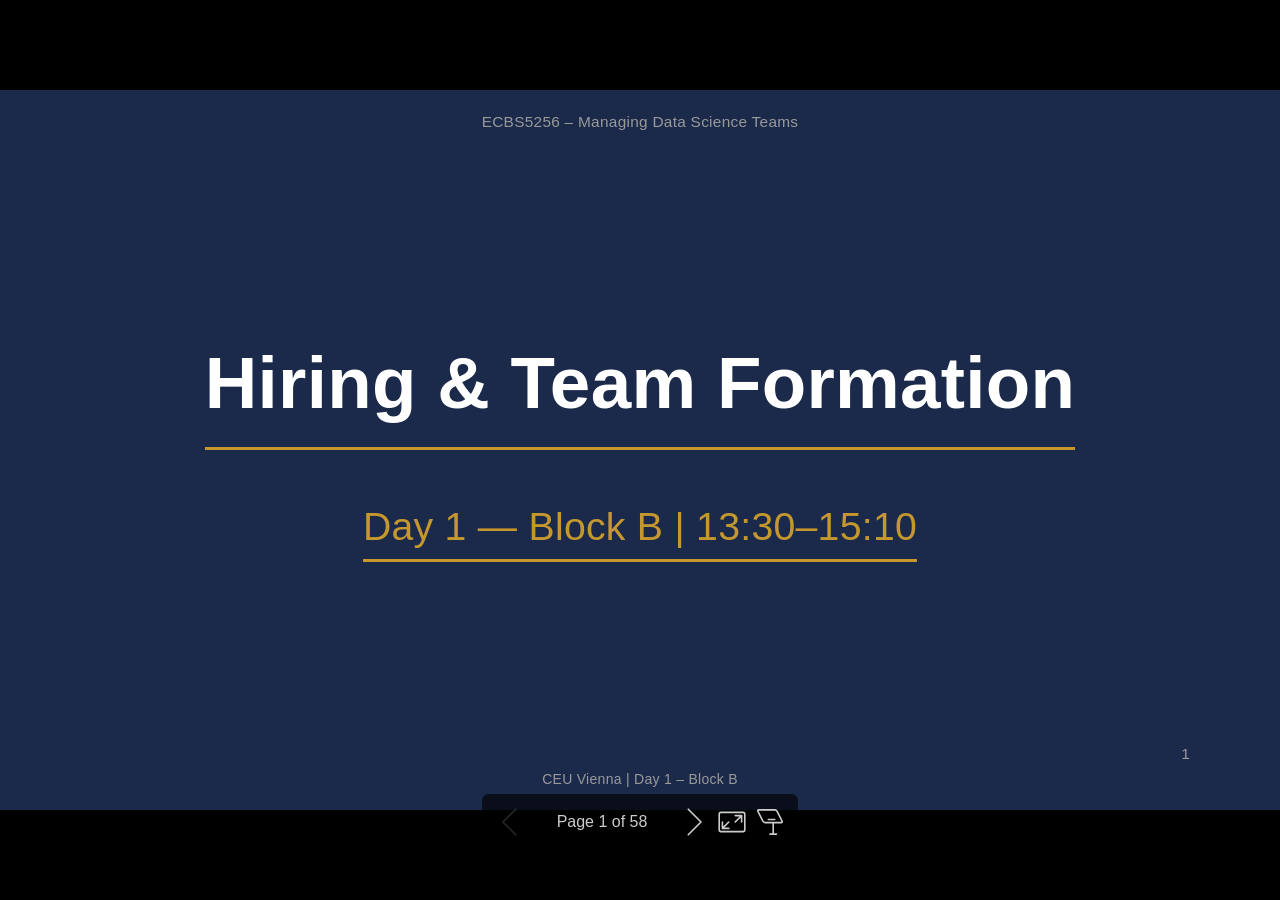
<file: day-1/block-b-hiring/slides.html>
<!DOCTYPE html><html lang="POSIX"><head><title>Hiring &amp; Team Formation</title><meta property="og:title" content="Hiring &amp; Team Formation"><meta charset="UTF-8"><meta name="viewport" content="width=device-width,height=device-height,initial-scale=1.0"><meta name="apple-mobile-web-app-capable" content="yes"><meta http-equiv="X-UA-Compatible" content="ie=edge"><meta property="og:type" content="website"><meta name="twitter:card" content="summary"><style>@media screen{body[data-bespoke-view=""] .bespoke-marp-parent>.bespoke-marp-osc>button,body[data-bespoke-view=next] .bespoke-marp-parent>.bespoke-marp-osc>button,body[data-bespoke-view=presenter] .bespoke-marp-presenter-container .bespoke-marp-presenter-info-container button,body[data-bespoke-view=presenter] .bespoke-marp-presenter-container .bespoke-marp-presenter-note-container button{appearance:none;background-color:initial;border:0;color:inherit;cursor:pointer;font-size:inherit;opacity:.8;outline:none;padding:0;transition:opacity .2s linear;-webkit-tap-highlight-color:transparent}body[data-bespoke-view=""] .bespoke-marp-parent>.bespoke-marp-osc>button:disabled,body[data-bespoke-view=next] .bespoke-marp-parent>.bespoke-marp-osc>button:disabled,body[data-bespoke-view=presenter] .bespoke-marp-presenter-container .bespoke-marp-presenter-info-container button:disabled,body[data-bespoke-view=presenter] .bespoke-marp-presenter-container .bespoke-marp-presenter-note-container button:disabled{cursor:not-allowed;opacity:.15!important}body[data-bespoke-view=""] .bespoke-marp-parent>.bespoke-marp-osc>button:hover,body[data-bespoke-view=next] .bespoke-marp-parent>.bespoke-marp-osc>button:hover,body[data-bespoke-view=presenter] .bespoke-marp-presenter-container .bespoke-marp-presenter-info-container button:hover,body[data-bespoke-view=presenter] .bespoke-marp-presenter-container .bespoke-marp-presenter-note-container button:hover{opacity:1}body[data-bespoke-view=""] .bespoke-marp-parent>.bespoke-marp-osc>button:hover:active,body[data-bespoke-view=next] .bespoke-marp-parent>.bespoke-marp-osc>button:hover:active,body[data-bespoke-view=presenter] .bespoke-marp-presenter-container .bespoke-marp-presenter-info-container button:hover:active,body[data-bespoke-view=presenter] .bespoke-marp-presenter-container .bespoke-marp-presenter-note-container button:hover:active{opacity:.6}body[data-bespoke-view=""] .bespoke-marp-parent>.bespoke-marp-osc>button:hover:not(:disabled),body[data-bespoke-view=next] .bespoke-marp-parent>.bespoke-marp-osc>button:hover:not(:disabled),body[data-bespoke-view=presenter] .bespoke-marp-presenter-container .bespoke-marp-presenter-info-container button:hover:not(:disabled),body[data-bespoke-view=presenter] .bespoke-marp-presenter-container .bespoke-marp-presenter-note-container button:hover:not(:disabled){transition:none}body[data-bespoke-view=""] .bespoke-marp-parent>.bespoke-marp-osc>button[data-bespoke-marp-osc=prev],body[data-bespoke-view=next] .bespoke-marp-parent>.bespoke-marp-osc>button[data-bespoke-marp-osc=prev],body[data-bespoke-view=presenter] .bespoke-marp-presenter-container .bespoke-marp-presenter-info-container button.bespoke-marp-presenter-info-page-prev{background:#0000 url("[data-uri]") no-repeat 50%;background-size:contain;overflow:hidden;text-indent:100%;white-space:nowrap}body[data-bespoke-view=""] .bespoke-marp-parent>.bespoke-marp-osc>button[data-bespoke-marp-osc=next],body[data-bespoke-view=next] .bespoke-marp-parent>.bespoke-marp-osc>button[data-bespoke-marp-osc=next],body[data-bespoke-view=presenter] .bespoke-marp-presenter-container .bespoke-marp-presenter-info-container button.bespoke-marp-presenter-info-page-next{background:#0000 url("[data-uri]") no-repeat 50%;background-size:contain;overflow:hidden;text-indent:100%;white-space:nowrap}body[data-bespoke-view=""] .bespoke-marp-parent>.bespoke-marp-osc>button[data-bespoke-marp-osc=fullscreen],body[data-bespoke-view=next] .bespoke-marp-parent>.bespoke-marp-osc>button[data-bespoke-marp-osc=fullscreen]{background:#0000 url("[data-uri]") no-repeat 50%;background-size:contain;overflow:hidden;text-indent:100%;white-space:nowrap}body[data-bespoke-view=""] .bespoke-marp-parent>.bespoke-marp-osc>button.exit[data-bespoke-marp-osc=fullscreen],body[data-bespoke-view=next] .bespoke-marp-parent>.bespoke-marp-osc>button.exit[data-bespoke-marp-osc=fullscreen]{background-image:url("[data-uri]")}body[data-bespoke-view=""] .bespoke-marp-parent>.bespoke-marp-osc>button[data-bespoke-marp-osc=presenter],body[data-bespoke-view=next] .bespoke-marp-parent>.bespoke-marp-osc>button[data-bespoke-marp-osc=presenter]{background:#0000 url("[data-uri]") no-repeat 50%;background-size:contain;overflow:hidden;text-indent:100%;white-space:nowrap}body[data-bespoke-view=presenter] .bespoke-marp-presenter-container .bespoke-marp-presenter-note-container button.bespoke-marp-presenter-note-bigger{background:#0000 url("[data-uri]") no-repeat 50%;background-size:contain;overflow:hidden;text-indent:100%;white-space:nowrap}body[data-bespoke-view=presenter] .bespoke-marp-presenter-container .bespoke-marp-presenter-note-container button.bespoke-marp-presenter-note-smaller{background:#0000 url("[data-uri]") no-repeat 50%;background-size:contain;overflow:hidden;text-indent:100%;white-space:nowrap}}@keyframes __bespoke_marp_transition_reduced_outgoing__{0%{opacity:1}to{opacity:0}}@keyframes __bespoke_marp_transition_reduced_incoming__{0%{mix-blend-mode:plus-lighter;opacity:0}to{mix-blend-mode:plus-lighter;opacity:1}}.bespoke-marp-note,.bespoke-marp-osc,.bespoke-progress-parent{display:none;transition:none}@media screen{::view-transition-group(*){animation-duration:var(--marp-bespoke-transition-animation-duration,.5s);animation-timing-function:ease}::view-transition-new(*),::view-transition-old(*){animation-delay:0s;animation-direction:var(--marp-bespoke-transition-animation-direction,normal);animation-duration:var(--marp-bespoke-transition-animation-duration,.5s);animation-fill-mode:both;animation-name:var(--marp-bespoke-transition-animation-name,var(--marp-bespoke-transition-animation-name-fallback,__bespoke_marp_transition_no_animation__));mix-blend-mode:normal}::view-transition-old(*){--marp-bespoke-transition-animation-name-fallback:__bespoke_marp_transition_reduced_outgoing__;animation-timing-function:ease}::view-transition-new(*){--marp-bespoke-transition-animation-name-fallback:__bespoke_marp_transition_reduced_incoming__;animation-timing-function:ease}::view-transition-new(root),::view-transition-old(root){animation-timing-function:linear}::view-transition-new(__bespoke_marp_transition_osc__),::view-transition-old(__bespoke_marp_transition_osc__){animation-duration:0s!important;animation-name:__bespoke_marp_transition_osc__!important}::view-transition-new(__bespoke_marp_transition_osc__){opacity:0!important}.bespoke-marp-transition-warming-up::view-transition-group(*),.bespoke-marp-transition-warming-up::view-transition-new(*),.bespoke-marp-transition-warming-up::view-transition-old(*){animation-play-state:paused!important}body,html{height:100%;margin:0}body{background:#000;overflow:hidden}svg.bespoke-marp-slide{content-visibility:hidden;opacity:0;pointer-events:none;z-index:-1}svg.bespoke-marp-slide:not(.bespoke-marp-active) *{view-transition-name:none!important}svg.bespoke-marp-slide.bespoke-marp-active{content-visibility:visible;opacity:1;pointer-events:auto;z-index:0}svg.bespoke-marp-slide.bespoke-marp-active.bespoke-marp-active-ready *{animation-name:__bespoke_marp__!important}@supports not (content-visibility:hidden){svg.bespoke-marp-slide[data-bespoke-marp-load=hideable]{display:none}svg.bespoke-marp-slide[data-bespoke-marp-load=hideable].bespoke-marp-active{display:block}}}@media screen and (prefers-reduced-motion:reduce){svg.bespoke-marp-slide *{view-transition-name:none!important}}@media screen{[data-bespoke-marp-fragment=inactive]{visibility:hidden}body[data-bespoke-view=""] .bespoke-marp-parent,body[data-bespoke-view=next] .bespoke-marp-parent{inset:0;position:absolute}body[data-bespoke-view=""] .bespoke-marp-parent>.bespoke-marp-osc,body[data-bespoke-view=next] .bespoke-marp-parent>.bespoke-marp-osc{background:#000000a6;border-radius:7px;bottom:50px;color:#fff;contain:paint;display:block;font-family:Helvetica,Arial,sans-serif;font-size:16px;left:50%;line-height:0;opacity:1;padding:12px;position:absolute;touch-action:manipulation;transform:translateX(-50%);transition:opacity .2s linear;-webkit-user-select:none;user-select:none;white-space:nowrap;will-change:transform;z-index:1;view-transition-name:__bespoke_marp_transition_osc__}body[data-bespoke-view=""] .bespoke-marp-parent>.bespoke-marp-osc>*,body[data-bespoke-view=next] .bespoke-marp-parent>.bespoke-marp-osc>*{margin-left:6px}body[data-bespoke-view=""] .bespoke-marp-parent>.bespoke-marp-osc>:first-child,body[data-bespoke-view=next] .bespoke-marp-parent>.bespoke-marp-osc>:first-child{margin-left:0}body[data-bespoke-view=""] .bespoke-marp-parent>.bespoke-marp-osc>span,body[data-bespoke-view=next] .bespoke-marp-parent>.bespoke-marp-osc>span{opacity:.8}body[data-bespoke-view=""] .bespoke-marp-parent>.bespoke-marp-osc>span[data-bespoke-marp-osc=page],body[data-bespoke-view=next] .bespoke-marp-parent>.bespoke-marp-osc>span[data-bespoke-marp-osc=page]{display:inline-block;min-width:140px;text-align:center}body[data-bespoke-view=""] .bespoke-marp-parent>.bespoke-marp-osc>button[data-bespoke-marp-osc=fullscreen],body[data-bespoke-view=""] .bespoke-marp-parent>.bespoke-marp-osc>button[data-bespoke-marp-osc=next],body[data-bespoke-view=""] .bespoke-marp-parent>.bespoke-marp-osc>button[data-bespoke-marp-osc=presenter],body[data-bespoke-view=""] .bespoke-marp-parent>.bespoke-marp-osc>button[data-bespoke-marp-osc=prev],body[data-bespoke-view=next] .bespoke-marp-parent>.bespoke-marp-osc>button[data-bespoke-marp-osc=fullscreen],body[data-bespoke-view=next] .bespoke-marp-parent>.bespoke-marp-osc>button[data-bespoke-marp-osc=next],body[data-bespoke-view=next] .bespoke-marp-parent>.bespoke-marp-osc>button[data-bespoke-marp-osc=presenter],body[data-bespoke-view=next] .bespoke-marp-parent>.bespoke-marp-osc>button[data-bespoke-marp-osc=prev]{height:32px;line-height:32px;width:32px}body[data-bespoke-view=""] .bespoke-marp-parent.bespoke-marp-inactive,body[data-bespoke-view=next] .bespoke-marp-parent.bespoke-marp-inactive{cursor:none}body[data-bespoke-view=""] .bespoke-marp-parent.bespoke-marp-inactive>.bespoke-marp-osc,body[data-bespoke-view=next] .bespoke-marp-parent.bespoke-marp-inactive>.bespoke-marp-osc{opacity:0;pointer-events:none}body[data-bespoke-view=""] svg.bespoke-marp-slide,body[data-bespoke-view=next] svg.bespoke-marp-slide{height:100%;left:0;position:absolute;top:0;width:100%}body[data-bespoke-view=""] .bespoke-progress-parent{background:#222;display:flex;height:5px;width:100%}body[data-bespoke-view=""] .bespoke-progress-parent+.bespoke-marp-parent{top:5px}body[data-bespoke-view=""] .bespoke-progress-parent .bespoke-progress-bar{background:#0288d1;flex:0 0 0;transition:flex-basis .2s cubic-bezier(0,1,1,1)}body[data-bespoke-view=next]{background:#0000}body[data-bespoke-view=presenter]{background:#161616}body[data-bespoke-view=presenter] .bespoke-marp-presenter-container{display:grid;font-family:Helvetica,Arial,sans-serif;grid-template:"current dragbar next" minmax(140px,1fr) "current dragbar note" 2fr "info    dragbar note" 3em;grid-template-columns:minmax(3px,var(--bespoke-marp-presenter-split-ratio,66%)) 0 minmax(3px,1fr);height:100%;left:0;position:absolute;top:0;width:100%}body[data-bespoke-view=presenter] .bespoke-marp-presenter-container .bespoke-marp-parent{grid-area:current;overflow:hidden;position:relative}body[data-bespoke-view=presenter] .bespoke-marp-presenter-container .bespoke-marp-parent svg.bespoke-marp-slide{height:calc(100% - 40px);left:20px;pointer-events:none;position:absolute;top:20px;-webkit-user-select:none;user-select:none;width:calc(100% - 40px)}body[data-bespoke-view=presenter] .bespoke-marp-presenter-container .bespoke-marp-parent svg.bespoke-marp-slide.bespoke-marp-active{filter:drop-shadow(0 3px 10px rgba(0,0,0,.5))}body[data-bespoke-view=presenter] .bespoke-marp-presenter-container .bespoke-marp-presenter-dragbar-container{background:#0288d1;cursor:col-resize;grid-area:dragbar;margin-left:-3px;opacity:0;position:relative;transition:opacity .4s linear .1s;width:6px;z-index:10}body[data-bespoke-view=presenter] .bespoke-marp-presenter-container .bespoke-marp-presenter-dragbar-container:hover{opacity:1}body[data-bespoke-view=presenter] .bespoke-marp-presenter-container .bespoke-marp-presenter-dragbar-container.active{opacity:1;transition-delay:0s}body[data-bespoke-view=presenter] .bespoke-marp-presenter-container .bespoke-marp-presenter-next-container{background:#222;cursor:pointer;display:none;grid-area:next;overflow:hidden;position:relative}body[data-bespoke-view=presenter] .bespoke-marp-presenter-container .bespoke-marp-presenter-next-container.active{display:block}body[data-bespoke-view=presenter] .bespoke-marp-presenter-container .bespoke-marp-presenter-next-container iframe.bespoke-marp-presenter-next{background:#0000;border:0;display:block;filter:drop-shadow(0 3px 10px rgba(0,0,0,.5));height:calc(100% - 40px);left:20px;pointer-events:none;position:absolute;top:20px;-webkit-user-select:none;user-select:none;width:calc(100% - 40px)}body[data-bespoke-view=presenter] .bespoke-marp-presenter-container .bespoke-marp-presenter-note-container{background:#222;color:#eee;grid-area:note;position:relative;z-index:1}body[data-bespoke-view=presenter] .bespoke-marp-presenter-container .bespoke-marp-presenter-note-container button{height:1.5em;line-height:1.5em;width:1.5em}body[data-bespoke-view=presenter] .bespoke-marp-presenter-container .bespoke-marp-presenter-note-container .bespoke-marp-presenter-note-wrapper{display:block;inset:0;position:absolute}body[data-bespoke-view=presenter] .bespoke-marp-presenter-container .bespoke-marp-presenter-note-container .bespoke-marp-presenter-note-buttons{background:#000000a6;border-radius:4px;bottom:0;display:flex;gap:4px;margin:12px;opacity:0;padding:6px;pointer-events:none;position:absolute;right:0;transition:opacity .2s linear}body[data-bespoke-view=presenter] .bespoke-marp-presenter-container .bespoke-marp-presenter-note-container .bespoke-marp-presenter-note-buttons:focus-within,body[data-bespoke-view=presenter] .bespoke-marp-presenter-container .bespoke-marp-presenter-note-container .bespoke-marp-presenter-note-wrapper:focus-within+.bespoke-marp-presenter-note-buttons,body[data-bespoke-view=presenter] .bespoke-marp-presenter-container .bespoke-marp-presenter-note-container:hover .bespoke-marp-presenter-note-buttons{opacity:1;pointer-events:auto}body[data-bespoke-view=presenter] .bespoke-marp-presenter-container .bespoke-marp-presenter-note-container .bespoke-marp-note{box-sizing:border-box;font-size:calc(1.1em*var(--bespoke-marp-note-font-scale, 1));height:calc(100% - 40px);margin:20px;overflow:auto;padding-right:3px;white-space:pre-wrap;width:calc(100% - 40px);word-wrap:break-word;scrollbar-color:#eeeeee80 #0000;scrollbar-width:thin}body[data-bespoke-view=presenter] .bespoke-marp-presenter-container .bespoke-marp-presenter-note-container .bespoke-marp-note::-webkit-scrollbar{width:6px}body[data-bespoke-view=presenter] .bespoke-marp-presenter-container .bespoke-marp-presenter-note-container .bespoke-marp-note::-webkit-scrollbar-track{background:#0000}body[data-bespoke-view=presenter] .bespoke-marp-presenter-container .bespoke-marp-presenter-note-container .bespoke-marp-note::-webkit-scrollbar-thumb{background:#eeeeee80;border-radius:6px}body[data-bespoke-view=presenter] .bespoke-marp-presenter-container .bespoke-marp-presenter-note-container .bespoke-marp-note:empty{pointer-events:none}body[data-bespoke-view=presenter] .bespoke-marp-presenter-container .bespoke-marp-presenter-note-container .bespoke-marp-note.active{display:block}body[data-bespoke-view=presenter] .bespoke-marp-presenter-container .bespoke-marp-presenter-note-container .bespoke-marp-note p:first-child{margin-top:0}body[data-bespoke-view=presenter] .bespoke-marp-presenter-container .bespoke-marp-presenter-note-container .bespoke-marp-note p:last-child{margin-bottom:0}body[data-bespoke-view=presenter] .bespoke-marp-presenter-container .bespoke-marp-presenter-info-container{align-items:center;box-sizing:border-box;color:#eee;display:flex;flex-wrap:nowrap;grid-area:info;justify-content:center;overflow:hidden;padding:0 10px}body[data-bespoke-view=presenter] .bespoke-marp-presenter-container .bespoke-marp-presenter-info-container .bespoke-marp-presenter-info-page,body[data-bespoke-view=presenter] .bespoke-marp-presenter-container .bespoke-marp-presenter-info-container .bespoke-marp-presenter-info-time,body[data-bespoke-view=presenter] .bespoke-marp-presenter-container .bespoke-marp-presenter-info-container .bespoke-marp-presenter-info-timer{box-sizing:border-box;display:block;padding:0 10px;white-space:nowrap;width:100%}body[data-bespoke-view=presenter] .bespoke-marp-presenter-container .bespoke-marp-presenter-info-container button{height:1.5em;line-height:1.5em;width:1.5em}body[data-bespoke-view=presenter] .bespoke-marp-presenter-container .bespoke-marp-presenter-info-container .bespoke-marp-presenter-info-page{order:2;text-align:center}body[data-bespoke-view=presenter] .bespoke-marp-presenter-container .bespoke-marp-presenter-info-container .bespoke-marp-presenter-info-page .bespoke-marp-presenter-info-page-text{display:inline-block;min-width:120px;text-align:center}body[data-bespoke-view=presenter] .bespoke-marp-presenter-container .bespoke-marp-presenter-info-container .bespoke-marp-presenter-info-time{color:#999;order:1;text-align:left}body[data-bespoke-view=presenter] .bespoke-marp-presenter-container .bespoke-marp-presenter-info-container .bespoke-marp-presenter-info-timer{color:#999;order:3;text-align:right}body[data-bespoke-view=presenter] .bespoke-marp-presenter-container .bespoke-marp-presenter-info-container .bespoke-marp-presenter-info-timer:hover{cursor:pointer}}@media print{.bespoke-marp-presenter-info-container,.bespoke-marp-presenter-next-container,.bespoke-marp-presenter-note-container{display:none}}</style><style>div#\:\$p > svg > foreignObject > section{width:1280px;height:720px;box-sizing:border-box;overflow:hidden;position:relative;scroll-snap-align:center center;-webkit-text-size-adjust:100%;text-size-adjust:100%}div#\:\$p > svg > foreignObject > section::after{bottom:0;content:attr(data-marpit-pagination);padding:inherit;pointer-events:none;position:absolute;right:0}div#\:\$p > svg > foreignObject > section:not([data-marpit-pagination])::after{display:none}div#\:\$p > svg > foreignObject > section :is(h1, marp-h1){font-size:2em;margin-block:0.67em}div#\:\$p > svg > foreignObject > section video::-webkit-media-controls{will-change:transform}@page {size:1280px 720px;margin:0}@media print{html, body{background-color:#fff;margin:0;page-break-inside:avoid;break-inside:avoid-page}div#\:\$p > svg > foreignObject > section{page-break-before:always;break-before:page}div#\:\$p > svg > foreignObject > section, div#\:\$p > svg > foreignObject > section *{-webkit-print-color-adjust:exact!important;animation-delay:0s!important;animation-duration:0s!important;color-adjust:exact!important;print-color-adjust:exact!important;transition:none!important}div#\:\$p > svg[data-marpit-svg]{display:block;height:100vh;width:100vw}}div#\:\$p > svg > foreignObject > section{--focus-outlineColor:light-dark(#0969da, #1f6feb);--fgColor-default:light-dark(#1f2328, #f0f6fc);--fgColor-muted:light-dark(#59636e, #9198a1);--fgColor-accent:light-dark(#0969da, #4493f8);--fgColor-success:light-dark(#1a7f37, #3fb950);--fgColor-attention:light-dark(#9a6700, #d29922);--fgColor-danger:light-dark(#d1242f, #f85149);--fgColor-done:light-dark(#8250df, #ab7df8);--bgColor-default:light-dark(#fff, #0d1117);--bgColor-muted:light-dark(#f6f8fa, #151b23);--bgColor-neutral-muted:light-dark(#818b981f, #656c7633);--bgColor-attention-muted:light-dark(#fff8c5, #bb800926);--borderColor-default:light-dark(#d1d9e0, #3d444d);--borderColor-muted:light-dark(#d1d9e0b3, #3d444db3);--borderColor-neutral-muted:light-dark(#d1d9e0b3, #3d444db3);--borderColor-accent-emphasis:light-dark(#0969da, #1f6feb);--borderColor-success-emphasis:light-dark(#1a7f37, #238636);--borderColor-attention-emphasis:light-dark(#9a6700, #9e6a03);--borderColor-danger-emphasis:light-dark(#cf222e, #da3633);--borderColor-done-emphasis:light-dark(#8250df, #8957e5);--color-prettylights-syntax-comment:light-dark(#59636e, #9198a1);--color-prettylights-syntax-constant:light-dark(#0550ae, #79c0ff);--color-prettylights-syntax-constant-other-reference-link:light-dark(#0a3069, #a5d6ff);--color-prettylights-syntax-entity:light-dark(#6639ba, #d2a8ff);--color-prettylights-syntax-storage-modifier-import:light-dark(#1f2328, #f0f6fc);--color-prettylights-syntax-entity-tag:light-dark(#0550ae, #7ee787);--color-prettylights-syntax-keyword:light-dark(#cf222e, #ff7b72);--color-prettylights-syntax-string:light-dark(#0a3069, #a5d6ff);--color-prettylights-syntax-variable:light-dark(#953800, #ffa657);--color-prettylights-syntax-brackethighlighter-unmatched:light-dark(#82071e, #f85149);--color-prettylights-syntax-brackethighlighter-angle:light-dark(#59636e, #9198a1);--color-prettylights-syntax-invalid-illegal-text:light-dark(#f6f8fa, #f0f6fc);--color-prettylights-syntax-invalid-illegal-bg:light-dark(#82071e, #8e1519);--color-prettylights-syntax-carriage-return-text:light-dark(#f6f8fa, #f0f6fc);--color-prettylights-syntax-carriage-return-bg:light-dark(#cf222e, #b62324);--color-prettylights-syntax-string-regexp:light-dark(#116329, #7ee787);--color-prettylights-syntax-markup-list:light-dark(#3b2300, #f2cc60);--color-prettylights-syntax-markup-heading:light-dark(#0550ae, #1f6feb);--color-prettylights-syntax-markup-italic:light-dark(#1f2328, #f0f6fc);--color-prettylights-syntax-markup-bold:light-dark(#1f2328, #f0f6fc);--color-prettylights-syntax-markup-deleted-text:light-dark(#82071e, #ffdcd7);--color-prettylights-syntax-markup-deleted-bg:light-dark(#ffebe9, #67060c);--color-prettylights-syntax-markup-inserted-text:light-dark(#116329, #aff5b4);--color-prettylights-syntax-markup-inserted-bg:light-dark(#dafbe1, #033a16);--color-prettylights-syntax-markup-changed-text:light-dark(#953800, #ffdfb6);--color-prettylights-syntax-markup-changed-bg:light-dark(#ffd8b5, #5a1e02);--color-prettylights-syntax-markup-ignored-text:light-dark(#d1d9e0, #f0f6fc);--color-prettylights-syntax-markup-ignored-bg:light-dark(#0550ae, #1158c7);--color-prettylights-syntax-meta-diff-range:light-dark(#8250df, #d2a8ff);--color-prettylights-syntax-sublimelinter-gutter-mark:light-dark(#818b98, #3d444d);--base-size-4:calc(var(--marpit-root-font-size, 1rem) * 0.25);--base-size-8:calc(var(--marpit-root-font-size, 1rem) * 0.5);--base-size-16:calc(var(--marpit-root-font-size, 1rem) * 1);--base-size-24:calc(var(--marpit-root-font-size, 1rem) * 1.5);--base-size-40:calc(var(--marpit-root-font-size, 1rem) * 2.5);--base-text-weight-normal:400;--base-text-weight-medium:500;--base-text-weight-semibold:600;--fontStack-monospace:ui-monospace, SFMono-Regular, SF Mono, Menlo, Consolas, Liberation Mono, monospace;--fgColor-accent:Highlight;}/*!
 * Marp default theme.
 *
 * @theme default
 * @author Yuki Hattori
 *
 * @auto-scaling true
 * @size 16:9 1280px 720px
 * @size 4:3 960px 720px
 */div#\:\$p > svg > foreignObject > section [data-theme=light],div#\:\$p > svg > foreignObject > section{color-scheme:light}div#\:\$p > svg > foreignObject > section [data-theme=dark],div#\:\$p > svg > foreignObject > section:where(.invert){color-scheme:dark}div#\:\$p > svg > foreignObject > section{-ms-text-size-adjust:100%;-webkit-text-size-adjust:100%;background-color:var(--bgColor-default);color:var(--fgColor-default);font-family:-apple-system,BlinkMacSystemFont,Segoe UI,Noto Sans,Helvetica,Arial,sans-serif,Apple Color Emoji,Segoe UI Emoji;font-size:16px;line-height:1.5;margin:0;word-wrap:break-word}div#\:\$p > svg > foreignObject > section{--marpit-root-font-size:16px}div#\:\$p > svg > foreignObject > section :is(h1, marp-h1):hover .anchor .octicon-link:before,div#\:\$p > svg > foreignObject > section :is(h2, marp-h2):hover .anchor .octicon-link:before,div#\:\$p > svg > foreignObject > section :is(h3, marp-h3):hover .anchor .octicon-link:before,div#\:\$p > svg > foreignObject > section :is(h4, marp-h4):hover .anchor .octicon-link:before,div#\:\$p > svg > foreignObject > section :is(h5, marp-h5):hover .anchor .octicon-link:before,div#\:\$p > svg > foreignObject > section :is(h6, marp-h6):hover .anchor .octicon-link:before{background-color:currentColor;content:" ";display:inline-block;height:16px;-webkit-mask-image:url('data:image/svg+xml;charset=utf-8,<svg xmlns="http://www.w3.org/2000/svg" aria-hidden="true" viewBox="0 0 16 16"><path fill-rule="evenodd" d="M7.775 3.275a.75.75 0 0 0 1.06 1.06l1.25-1.25a2 2 0 1 1 2.83 2.83l-2.5 2.5a2 2 0 0 1-2.83 0 .75.75 0 0 0-1.06 1.06 3.5 3.5 0 0 0 4.95 0l2.5-2.5a3.5 3.5 0 0 0-4.95-4.95zm-4.69 9.64a2 2 0 0 1 0-2.83l2.5-2.5a2 2 0 0 1 2.83 0 .75.75 0 0 0 1.06-1.06 3.5 3.5 0 0 0-4.95 0l-2.5 2.5a3.5 3.5 0 0 0 4.95 4.95l1.25-1.25a.75.75 0 0 0-1.06-1.06l-1.25 1.25a2 2 0 0 1-2.83 0"/></svg>');mask-image:url('data:image/svg+xml;charset=utf-8,<svg xmlns="http://www.w3.org/2000/svg" aria-hidden="true" viewBox="0 0 16 16"><path fill-rule="evenodd" d="M7.775 3.275a.75.75 0 0 0 1.06 1.06l1.25-1.25a2 2 0 1 1 2.83 2.83l-2.5 2.5a2 2 0 0 1-2.83 0 .75.75 0 0 0-1.06 1.06 3.5 3.5 0 0 0 4.95 0l2.5-2.5a3.5 3.5 0 0 0-4.95-4.95zm-4.69 9.64a2 2 0 0 1 0-2.83l2.5-2.5a2 2 0 0 1 2.83 0 .75.75 0 0 0 1.06-1.06 3.5 3.5 0 0 0-4.95 0l-2.5 2.5a3.5 3.5 0 0 0 4.95 4.95l1.25-1.25a.75.75 0 0 0-1.06-1.06l-1.25 1.25a2 2 0 0 1-2.83 0"/></svg>');width:16px}div#\:\$p > svg > foreignObject > section details,div#\:\$p > svg > foreignObject > section figcaption,div#\:\$p > svg > foreignObject > section figure{display:block}div#\:\$p > svg > foreignObject > section summary{display:list-item}div#\:\$p > svg > foreignObject > section [hidden]{display:none!important}div#\:\$p > svg > foreignObject > section a{background-color:transparent;color:var(--fgColor-accent);text-decoration:none}div#\:\$p > svg > foreignObject > section abbr[title]{border-bottom:none;-webkit-text-decoration:underline dotted;text-decoration:underline dotted}div#\:\$p > svg > foreignObject > section b,div#\:\$p > svg > foreignObject > section strong{font-weight:var(--base-text-weight-semibold, 600)}div#\:\$p > svg > foreignObject > section dfn{font-style:italic}div#\:\$p > svg > foreignObject > section :is(h1, marp-h1){border-bottom:1px solid var(--borderColor-muted);font-size:2em;font-weight:var(--base-text-weight-semibold, 600);margin:.67em 0;padding-bottom:.3em}div#\:\$p > svg > foreignObject > section mark{background-color:var(--bgColor-attention-muted);color:var(--fgColor-default)}div#\:\$p > svg > foreignObject > section small{font-size:90%}div#\:\$p > svg > foreignObject > section sub,div#\:\$p > svg > foreignObject > section sup{font-size:75%;line-height:0;position:relative;vertical-align:baseline}div#\:\$p > svg > foreignObject > section sub{bottom:-.25em}div#\:\$p > svg > foreignObject > section sup{top:-.5em}div#\:\$p > svg > foreignObject > section img{border-style:none;box-sizing:content-box;max-width:100%}div#\:\$p > svg > foreignObject > section code,div#\:\$p > svg > foreignObject > section kbd,div#\:\$p > svg > foreignObject > section :is(pre, marp-pre),div#\:\$p > svg > foreignObject > section samp{font-family:monospace;font-size:1em}div#\:\$p > svg > foreignObject > section figure{margin:1em var(--base-size-40)}div#\:\$p > svg > foreignObject > section hr{background:transparent;background-color:var(--borderColor-default);border:0;box-sizing:content-box;height:.25em;margin:var(--base-size-24) 0;overflow:hidden;padding:0}div#\:\$p > svg > foreignObject > section input{font:inherit;font-family:inherit;font-size:inherit;line-height:inherit;margin:0;overflow:visible}div#\:\$p > svg > foreignObject > section [type=button],div#\:\$p > svg > foreignObject > section [type=reset],div#\:\$p > svg > foreignObject > section [type=submit]{-webkit-appearance:button;-moz-appearance:button;appearance:button}div#\:\$p > svg > foreignObject > section [type=checkbox],div#\:\$p > svg > foreignObject > section [type=radio]{box-sizing:border-box;padding:0}div#\:\$p > svg > foreignObject > section [type=number]::-webkit-inner-spin-button,div#\:\$p > svg > foreignObject > section [type=number]::-webkit-outer-spin-button{height:auto}div#\:\$p > svg > foreignObject > section [type=search]::-webkit-search-cancel-button,div#\:\$p > svg > foreignObject > section [type=search]::-webkit-search-decoration{-webkit-appearance:none;appearance:none}div#\:\$p > svg > foreignObject > section ::-webkit-input-placeholder{color:inherit;opacity:.54}div#\:\$p > svg > foreignObject > section ::-webkit-file-upload-button{-webkit-appearance:button;appearance:button;font:inherit}div#\:\$p > svg > foreignObject > section a:hover{text-decoration:underline}div#\:\$p > svg > foreignObject > section ::-moz-placeholder{color:var(--fgColor-muted);opacity:1}div#\:\$p > svg > foreignObject > section ::placeholder{color:var(--fgColor-muted);opacity:1}div#\:\$p > svg > foreignObject > section hr:after,div#\:\$p > svg > foreignObject > section hr:before{content:"";display:table}div#\:\$p > svg > foreignObject > section hr:after{clear:both}div#\:\$p > svg > foreignObject > section table{border-collapse:collapse;border-spacing:0;display:block;font-variant:tabular-nums;max-width:100%;overflow:auto;width:-moz-max-content;width:max-content}div#\:\$p > svg > foreignObject > section td,div#\:\$p > svg > foreignObject > section th{padding:0}div#\:\$p > svg > foreignObject > section details summary{cursor:pointer}div#\:\$p > svg > foreignObject > section [role=button]:focus,div#\:\$p > svg > foreignObject > section a:focus,div#\:\$p > svg > foreignObject > section input[type=checkbox]:focus,div#\:\$p > svg > foreignObject > section input[type=radio]:focus{box-shadow:none;outline:2px solid var(--focus-outlineColor);outline-offset:-2px}div#\:\$p > svg > foreignObject > section [role=button]:focus:not(:focus-visible),div#\:\$p > svg > foreignObject > section a:focus:not(:focus-visible),div#\:\$p > svg > foreignObject > section input[type=checkbox]:focus:not(:focus-visible),div#\:\$p > svg > foreignObject > section input[type=radio]:focus:not(:focus-visible){outline:1px solid transparent}div#\:\$p > svg > foreignObject > section [role=button]:focus-visible,div#\:\$p > svg > foreignObject > section a:focus-visible,div#\:\$p > svg > foreignObject > section input[type=checkbox]:focus-visible,div#\:\$p > svg > foreignObject > section input[type=radio]:focus-visible{box-shadow:none;outline:2px solid var(--focus-outlineColor);outline-offset:-2px}div#\:\$p > svg > foreignObject > section a:not([class]):focus,div#\:\$p > svg > foreignObject > section a:not([class]):focus-visible,div#\:\$p > svg > foreignObject > section input[type=checkbox]:focus,div#\:\$p > svg > foreignObject > section input[type=checkbox]:focus-visible,div#\:\$p > svg > foreignObject > section input[type=radio]:focus,div#\:\$p > svg > foreignObject > section input[type=radio]:focus-visible{outline-offset:0}div#\:\$p > svg > foreignObject > section kbd{background-color:var(--bgColor-muted);border-bottom-color:var(--borderColor-neutral-muted);border:1px solid var(--borderColor-neutral-muted);border-radius:6px;box-shadow:inset 0 -1px 0 var(--borderColor-neutral-muted);color:var(--fgColor-default);display:inline-block;font:11px var(--fontStack-monospace, ui-monospace, SFMono-Regular, SF Mono, Menlo, Consolas, Liberation Mono, monospace);line-height:10px;padding:var(--base-size-4);vertical-align:middle}div#\:\$p > svg > foreignObject > section :is(h1, marp-h1),div#\:\$p > svg > foreignObject > section :is(h2, marp-h2),div#\:\$p > svg > foreignObject > section :is(h3, marp-h3),div#\:\$p > svg > foreignObject > section :is(h4, marp-h4),div#\:\$p > svg > foreignObject > section :is(h5, marp-h5),div#\:\$p > svg > foreignObject > section :is(h6, marp-h6){font-weight:var(--base-text-weight-semibold, 600);line-height:1.25;margin-bottom:var(--base-size-16);margin-top:var(--base-size-24)}div#\:\$p > svg > foreignObject > section :is(h2, marp-h2){border-bottom:1px solid var(--borderColor-muted);font-size:1.5em;padding-bottom:.3em}div#\:\$p > svg > foreignObject > section :is(h2, marp-h2),div#\:\$p > svg > foreignObject > section :is(h3, marp-h3){font-weight:var(--base-text-weight-semibold, 600)}div#\:\$p > svg > foreignObject > section :is(h3, marp-h3){font-size:1.25em}div#\:\$p > svg > foreignObject > section :is(h4, marp-h4){font-size:1em}div#\:\$p > svg > foreignObject > section :is(h4, marp-h4),div#\:\$p > svg > foreignObject > section :is(h5, marp-h5){font-weight:var(--base-text-weight-semibold, 600)}div#\:\$p > svg > foreignObject > section :is(h5, marp-h5){font-size:.875em}div#\:\$p > svg > foreignObject > section :is(h6, marp-h6){color:var(--fgColor-muted);font-size:.85em;font-weight:var(--base-text-weight-semibold, 600)}div#\:\$p > svg > foreignObject > section p{margin-bottom:10px;margin-top:0}div#\:\$p > svg > foreignObject > section blockquote{border-left:.25em solid var(--borderColor-default);color:var(--fgColor-muted);margin:0;padding:0 1em}div#\:\$p > svg > foreignObject > section ol,div#\:\$p > svg > foreignObject > section ul{margin-bottom:0;margin-top:0;padding-left:2em}div#\:\$p > svg > foreignObject > section ol ol,div#\:\$p > svg > foreignObject > section ul ol{list-style-type:lower-roman}div#\:\$p > svg > foreignObject > section ol ol ol,div#\:\$p > svg > foreignObject > section ol ul ol,div#\:\$p > svg > foreignObject > section ul ol ol,div#\:\$p > svg > foreignObject > section ul ul ol{list-style-type:lower-alpha}div#\:\$p > svg > foreignObject > section dd{margin-left:0}div#\:\$p > svg > foreignObject > section code,div#\:\$p > svg > foreignObject > section :is(pre, marp-pre),div#\:\$p > svg > foreignObject > section samp,div#\:\$p > svg > foreignObject > section tt{font-family:var(--fontStack-monospace, ui-monospace, SFMono-Regular, SF Mono, Menlo, Consolas, Liberation Mono, monospace);font-size:12px}div#\:\$p > svg > foreignObject > section :is(pre, marp-pre){margin-bottom:0;margin-top:0;word-wrap:normal}div#\:\$p > svg > foreignObject > section .octicon{display:inline-block;fill:currentColor;overflow:visible!important;vertical-align:text-bottom}div#\:\$p > svg > foreignObject > section input::-webkit-inner-spin-button,div#\:\$p > svg > foreignObject > section input::-webkit-outer-spin-button{-webkit-appearance:none;appearance:none;margin:0}div#\:\$p > svg > foreignObject > section .mr-2{margin-right:var(--base-size-8, 8px)!important}div#\:\$p > svg > foreignObject > section:after,div#\:\$p > svg > foreignObject > section:before{display:table}div#\:\$p > svg > foreignObject > section:after{clear:both}div#\:\$p > svg > foreignObject > section>:first-child{margin-top:0!important}div#\:\$p > svg > foreignObject > section>:last-child{margin-bottom:0!important}div#\:\$p > svg > foreignObject > section a:not([href]){color:inherit;text-decoration:none}div#\:\$p > svg > foreignObject > section .absent{color:var(--fgColor-danger)}div#\:\$p > svg > foreignObject > section .anchor{float:left;line-height:1;margin-left:-20px;padding-right:var(--base-size-4)}div#\:\$p > svg > foreignObject > section .anchor:focus{outline:none}div#\:\$p > svg > foreignObject > section blockquote,div#\:\$p > svg > foreignObject > section details,div#\:\$p > svg > foreignObject > section dl,div#\:\$p > svg > foreignObject > section ol,div#\:\$p > svg > foreignObject > section p,div#\:\$p > svg > foreignObject > section :is(pre, marp-pre),div#\:\$p > svg > foreignObject > section table,div#\:\$p > svg > foreignObject > section ul{margin-bottom:var(--base-size-16);margin-top:0}div#\:\$p > svg > foreignObject > section blockquote>:first-child{margin-top:0}div#\:\$p > svg > foreignObject > section blockquote>:last-child{margin-bottom:0}div#\:\$p > svg > foreignObject > section :is(h1, marp-h1) .octicon-link,div#\:\$p > svg > foreignObject > section :is(h2, marp-h2) .octicon-link,div#\:\$p > svg > foreignObject > section :is(h3, marp-h3) .octicon-link,div#\:\$p > svg > foreignObject > section :is(h4, marp-h4) .octicon-link,div#\:\$p > svg > foreignObject > section :is(h5, marp-h5) .octicon-link,div#\:\$p > svg > foreignObject > section :is(h6, marp-h6) .octicon-link{color:var(--fgColor-default);vertical-align:middle;visibility:hidden}div#\:\$p > svg > foreignObject > section :is(h1, marp-h1):hover .anchor,div#\:\$p > svg > foreignObject > section :is(h2, marp-h2):hover .anchor,div#\:\$p > svg > foreignObject > section :is(h3, marp-h3):hover .anchor,div#\:\$p > svg > foreignObject > section :is(h4, marp-h4):hover .anchor,div#\:\$p > svg > foreignObject > section :is(h5, marp-h5):hover .anchor,div#\:\$p > svg > foreignObject > section :is(h6, marp-h6):hover .anchor{text-decoration:none}div#\:\$p > svg > foreignObject > section :is(h1, marp-h1):hover .anchor .octicon-link,div#\:\$p > svg > foreignObject > section :is(h2, marp-h2):hover .anchor .octicon-link,div#\:\$p > svg > foreignObject > section :is(h3, marp-h3):hover .anchor .octicon-link,div#\:\$p > svg > foreignObject > section :is(h4, marp-h4):hover .anchor .octicon-link,div#\:\$p > svg > foreignObject > section :is(h5, marp-h5):hover .anchor .octicon-link,div#\:\$p > svg > foreignObject > section :is(h6, marp-h6):hover .anchor .octicon-link{visibility:visible}div#\:\$p > svg > foreignObject > section :is(h1, marp-h1) code,div#\:\$p > svg > foreignObject > section :is(h1, marp-h1) tt,div#\:\$p > svg > foreignObject > section :is(h2, marp-h2) code,div#\:\$p > svg > foreignObject > section :is(h2, marp-h2) tt,div#\:\$p > svg > foreignObject > section :is(h3, marp-h3) code,div#\:\$p > svg > foreignObject > section :is(h3, marp-h3) tt,div#\:\$p > svg > foreignObject > section :is(h4, marp-h4) code,div#\:\$p > svg > foreignObject > section :is(h4, marp-h4) tt,div#\:\$p > svg > foreignObject > section :is(h5, marp-h5) code,div#\:\$p > svg > foreignObject > section :is(h5, marp-h5) tt,div#\:\$p > svg > foreignObject > section :is(h6, marp-h6) code,div#\:\$p > svg > foreignObject > section :is(h6, marp-h6) tt{font-size:inherit;padding:0 .2em}div#\:\$p > svg > foreignObject > section summary :is(h1, marp-h1),div#\:\$p > svg > foreignObject > section summary :is(h2, marp-h2),div#\:\$p > svg > foreignObject > section summary :is(h3, marp-h3),div#\:\$p > svg > foreignObject > section summary :is(h4, marp-h4),div#\:\$p > svg > foreignObject > section summary :is(h5, marp-h5),div#\:\$p > svg > foreignObject > section summary :is(h6, marp-h6){display:inline-block}div#\:\$p > svg > foreignObject > section summary :is(h1, marp-h1) .anchor,div#\:\$p > svg > foreignObject > section summary :is(h2, marp-h2) .anchor,div#\:\$p > svg > foreignObject > section summary :is(h3, marp-h3) .anchor,div#\:\$p > svg > foreignObject > section summary :is(h4, marp-h4) .anchor,div#\:\$p > svg > foreignObject > section summary :is(h5, marp-h5) .anchor,div#\:\$p > svg > foreignObject > section summary :is(h6, marp-h6) .anchor{margin-left:-40px}div#\:\$p > svg > foreignObject > section summary :is(h1, marp-h1),div#\:\$p > svg > foreignObject > section summary :is(h2, marp-h2){border-bottom:0;padding-bottom:0}div#\:\$p > svg > foreignObject > section ol.no-list,div#\:\$p > svg > foreignObject > section ul.no-list{list-style-type:none;padding:0}div#\:\$p > svg > foreignObject > section ol[type="a s"]{list-style-type:lower-alpha}div#\:\$p > svg > foreignObject > section ol[type="A s"]{list-style-type:upper-alpha}div#\:\$p > svg > foreignObject > section ol[type="i s"]{list-style-type:lower-roman}div#\:\$p > svg > foreignObject > section ol[type="I s"]{list-style-type:upper-roman}div#\:\$p > svg > foreignObject > section div>ol:not([type]),div#\:\$p > svg > foreignObject > section ol[type="1"]{list-style-type:decimal}div#\:\$p > svg > foreignObject > section ol ol,div#\:\$p > svg > foreignObject > section ol ul,div#\:\$p > svg > foreignObject > section ul ol,div#\:\$p > svg > foreignObject > section ul ul{margin-bottom:0;margin-top:0}div#\:\$p > svg > foreignObject > section li>p{margin-top:var(--base-size-16)}div#\:\$p > svg > foreignObject > section li+li{margin-top:.25em}div#\:\$p > svg > foreignObject > section dl{padding:0}div#\:\$p > svg > foreignObject > section dl dt{font-size:1em;font-style:italic;font-weight:var(--base-text-weight-semibold, 600);margin-top:var(--base-size-16);padding:0}div#\:\$p > svg > foreignObject > section dl dd{margin-bottom:var(--base-size-16);padding:0 var(--base-size-16)}div#\:\$p > svg > foreignObject > section table th{font-weight:var(--base-text-weight-semibold, 600)}div#\:\$p > svg > foreignObject > section table td,div#\:\$p > svg > foreignObject > section table th{border:1px solid var(--borderColor-default);padding:6px 13px}div#\:\$p > svg > foreignObject > section table td>:last-child{margin-bottom:0}div#\:\$p > svg > foreignObject > section table tr{background-color:var(--bgColor-default);border-top:1px solid var(--borderColor-muted)}div#\:\$p > svg > foreignObject > section table tr:nth-child(2n){background-color:var(--bgColor-muted)}div#\:\$p > svg > foreignObject > section table img{background-color:transparent}div#\:\$p > svg > foreignObject > section img[align=right]{padding-left:20px}div#\:\$p > svg > foreignObject > section img[align=left]{padding-right:20px}div#\:\$p > svg > foreignObject > section .emoji{background-color:transparent;max-width:none;vertical-align:text-top}div#\:\$p > svg > foreignObject > section :is(span, marp-span).frame,div#\:\$p > svg > foreignObject > section :is(span, marp-span).frame>:is(span, marp-span){display:block;overflow:hidden}div#\:\$p > svg > foreignObject > section :is(span, marp-span).frame>:is(span, marp-span){border:1px solid var(--borderColor-default);float:left;margin:13px 0 0;padding:7px;width:auto}div#\:\$p > svg > foreignObject > section :is(span, marp-span).frame :is(span, marp-span) img{display:block;float:left}div#\:\$p > svg > foreignObject > section :is(span, marp-span).frame :is(span, marp-span) :is(span, marp-span){clear:both;color:var(--fgColor-default);display:block;padding:5px 0 0}div#\:\$p > svg > foreignObject > section :is(span, marp-span).align-center{clear:both;display:block;overflow:hidden}div#\:\$p > svg > foreignObject > section :is(span, marp-span).align-center>:is(span, marp-span){display:block;margin:13px auto 0;overflow:hidden;text-align:center}div#\:\$p > svg > foreignObject > section :is(span, marp-span).align-center :is(span, marp-span) img{margin:0 auto;text-align:center}div#\:\$p > svg > foreignObject > section :is(span, marp-span).align-right{clear:both;display:block;overflow:hidden}div#\:\$p > svg > foreignObject > section :is(span, marp-span).align-right>:is(span, marp-span){display:block;margin:13px 0 0;overflow:hidden;text-align:right}div#\:\$p > svg > foreignObject > section :is(span, marp-span).align-right :is(span, marp-span) img{margin:0;text-align:right}div#\:\$p > svg > foreignObject > section :is(span, marp-span).float-left{display:block;float:left;margin-right:13px;overflow:hidden}div#\:\$p > svg > foreignObject > section :is(span, marp-span).float-left :is(span, marp-span){margin:13px 0 0}div#\:\$p > svg > foreignObject > section :is(span, marp-span).float-right{display:block;float:right;margin-left:13px;overflow:hidden}div#\:\$p > svg > foreignObject > section :is(span, marp-span).float-right>:is(span, marp-span){display:block;margin:13px auto 0;overflow:hidden;text-align:right}div#\:\$p > svg > foreignObject > section code,div#\:\$p > svg > foreignObject > section tt{background-color:var(--bgColor-neutral-muted);border-radius:6px;font-size:85%;margin:0;padding:.2em .4em;white-space:break-spaces}div#\:\$p > svg > foreignObject > section code br,div#\:\$p > svg > foreignObject > section tt br{display:none}div#\:\$p > svg > foreignObject > section del code{text-decoration:inherit}div#\:\$p > svg > foreignObject > section samp{font-size:85%}div#\:\$p > svg > foreignObject > section :is(pre, marp-pre) code{font-size:100%}div#\:\$p > svg > foreignObject > section :is(pre, marp-pre)>code{background:transparent;border:0;margin:0;padding:0;white-space:pre;word-break:normal}div#\:\$p > svg > foreignObject > section .highlight{margin-bottom:var(--base-size-16)}div#\:\$p > svg > foreignObject > section .highlight :is(pre, marp-pre){margin-bottom:0;word-break:normal}div#\:\$p > svg > foreignObject > section :is(pre, marp-pre){background-color:var(--bgColor-muted);border-radius:6px;color:var(--fgColor-default);font-size:85%;line-height:1.45;overflow:auto;padding:var(--base-size-16)}div#\:\$p > svg > foreignObject > section :is(pre, marp-pre) code,div#\:\$p > svg > foreignObject > section :is(pre, marp-pre) tt{display:inline;line-height:inherit;margin:0;max-width:auto;overflow:visible;padding:0;word-wrap:normal;background-color:transparent;border:0}div#\:\$p > svg > foreignObject > section .csv-data td,div#\:\$p > svg > foreignObject > section .csv-data th{font-size:12px;line-height:1;overflow:hidden;padding:5px;text-align:left;white-space:nowrap}div#\:\$p > svg > foreignObject > section .csv-data .blob-num{background:var(--bgColor-default);border:0;padding:10px var(--base-size-8) 9px;text-align:right}div#\:\$p > svg > foreignObject > section .csv-data tr{border-top:0}div#\:\$p > svg > foreignObject > section .csv-data th{background:var(--bgColor-muted);border-top:0;font-weight:var(--base-text-weight-semibold, 600)}div#\:\$p > svg > foreignObject > section [data-footnote-ref]:before{content:"["}div#\:\$p > svg > foreignObject > section [data-footnote-ref]:after{content:"]"}div#\:\$p > svg > foreignObject > section .footnotes{border-top:1px solid var(--borderColor-default);color:var(--fgColor-muted);font-size:12px}div#\:\$p > svg > foreignObject > section div#\:\$p > svg > foreignObject > section section.footnotes{--marpit-root-font-size:12px}div#\:\$p > svg > foreignObject > section .footnotes ol,div#\:\$p > svg > foreignObject > section .footnotes ol ul{padding-left:var(--base-size-16)}div#\:\$p > svg > foreignObject > section .footnotes ol ul{display:inline-block;margin-top:var(--base-size-16)}div#\:\$p > svg > foreignObject > section .footnotes li{position:relative}div#\:\$p > svg > foreignObject > section .footnotes li:target:before{border:2px solid var(--borderColor-accent-emphasis);border-radius:6px;bottom:calc(var(--base-size-8)*-1);content:"";left:calc(var(--base-size-24)*-1);pointer-events:none;position:absolute;right:calc(var(--base-size-8)*-1);top:calc(var(--base-size-8)*-1)}div#\:\$p > svg > foreignObject > section .footnotes li:target{color:var(--fgColor-default)}div#\:\$p > svg > foreignObject > section .footnotes .data-footnote-backref g-emoji{font-family:monospace}div#\:\$p > svg > foreignObject > section body:has(:modal){padding-right:var(--dialog-scrollgutter)!important}div#\:\$p > svg > foreignObject > section .pl-c{color:var(--color-prettylights-syntax-comment)}div#\:\$p > svg > foreignObject > section .pl-c1,div#\:\$p > svg > foreignObject > section .pl-s .pl-v{color:var(--color-prettylights-syntax-constant)}div#\:\$p > svg > foreignObject > section .pl-e,div#\:\$p > svg > foreignObject > section .pl-en{color:var(--color-prettylights-syntax-entity)}div#\:\$p > svg > foreignObject > section .pl-s .pl-s1,div#\:\$p > svg > foreignObject > section .pl-smi{color:var(--color-prettylights-syntax-storage-modifier-import)}div#\:\$p > svg > foreignObject > section .pl-ent{color:var(--color-prettylights-syntax-entity-tag)}div#\:\$p > svg > foreignObject > section .pl-k{color:var(--color-prettylights-syntax-keyword)}div#\:\$p > svg > foreignObject > section .pl-pds,div#\:\$p > svg > foreignObject > section .pl-s,div#\:\$p > svg > foreignObject > section .pl-s .pl-pse .pl-s1,div#\:\$p > svg > foreignObject > section .pl-sr,div#\:\$p > svg > foreignObject > section .pl-sr .pl-cce,div#\:\$p > svg > foreignObject > section .pl-sr .pl-sra,div#\:\$p > svg > foreignObject > section .pl-sr .pl-sre{color:var(--color-prettylights-syntax-string)}div#\:\$p > svg > foreignObject > section .pl-smw,div#\:\$p > svg > foreignObject > section .pl-v{color:var(--color-prettylights-syntax-variable)}div#\:\$p > svg > foreignObject > section .pl-bu{color:var(--color-prettylights-syntax-brackethighlighter-unmatched)}div#\:\$p > svg > foreignObject > section .pl-ii{background-color:var(--color-prettylights-syntax-invalid-illegal-bg);color:var(--color-prettylights-syntax-invalid-illegal-text)}div#\:\$p > svg > foreignObject > section .pl-c2{background-color:var(--color-prettylights-syntax-carriage-return-bg);color:var(--color-prettylights-syntax-carriage-return-text)}div#\:\$p > svg > foreignObject > section .pl-sr .pl-cce{color:var(--color-prettylights-syntax-string-regexp);font-weight:700}div#\:\$p > svg > foreignObject > section .pl-ml{color:var(--color-prettylights-syntax-markup-list)}div#\:\$p > svg > foreignObject > section .pl-mh,div#\:\$p > svg > foreignObject > section .pl-mh .pl-en,div#\:\$p > svg > foreignObject > section .pl-ms{color:var(--color-prettylights-syntax-markup-heading);font-weight:700}div#\:\$p > svg > foreignObject > section .pl-mi{color:var(--color-prettylights-syntax-markup-italic);font-style:italic}div#\:\$p > svg > foreignObject > section .pl-mb{color:var(--color-prettylights-syntax-markup-bold);font-weight:700}div#\:\$p > svg > foreignObject > section .pl-md{background-color:var(--color-prettylights-syntax-markup-deleted-bg);color:var(--color-prettylights-syntax-markup-deleted-text)}div#\:\$p > svg > foreignObject > section .pl-mi1{background-color:var(--color-prettylights-syntax-markup-inserted-bg);color:var(--color-prettylights-syntax-markup-inserted-text)}div#\:\$p > svg > foreignObject > section .pl-mc{background-color:var(--color-prettylights-syntax-markup-changed-bg);color:var(--color-prettylights-syntax-markup-changed-text)}div#\:\$p > svg > foreignObject > section .pl-mi2{background-color:var(--color-prettylights-syntax-markup-ignored-bg);color:var(--color-prettylights-syntax-markup-ignored-text)}div#\:\$p > svg > foreignObject > section .pl-mdr{color:var(--color-prettylights-syntax-meta-diff-range);font-weight:700}div#\:\$p > svg > foreignObject > section .pl-ba{color:var(--color-prettylights-syntax-brackethighlighter-angle)}div#\:\$p > svg > foreignObject > section .pl-sg{color:var(--color-prettylights-syntax-sublimelinter-gutter-mark)}div#\:\$p > svg > foreignObject > section .pl-corl{color:var(--color-prettylights-syntax-constant-other-reference-link);text-decoration:underline}div#\:\$p > svg > foreignObject > section [role=button]:focus:not(:focus-visible),div#\:\$p > svg > foreignObject > section [role=tabpanel][tabindex="0"]:focus:not(:focus-visible),div#\:\$p > svg > foreignObject > section a:focus:not(:focus-visible),div#\:\$p > svg > foreignObject > section button:focus:not(:focus-visible),div#\:\$p > svg > foreignObject > section summary:focus:not(:focus-visible){box-shadow:none;outline:none}div#\:\$p > svg > foreignObject > section [tabindex="0"]:focus:not(:focus-visible),div#\:\$p > svg > foreignObject > section details-dialog:focus:not(:focus-visible){outline:none}div#\:\$p > svg > foreignObject > section g-emoji{display:inline-block;font-family:Apple Color Emoji,Segoe UI Emoji,Segoe UI Symbol;font-size:1em;font-style:normal!important;font-weight:var(--base-text-weight-normal, 400);line-height:1;min-width:1ch;vertical-align:-.075em}div#\:\$p > svg > foreignObject > section g-emoji img{height:1em;width:1em}div#\:\$p > svg > foreignObject > section .task-list-item{list-style-type:none}div#\:\$p > svg > foreignObject > section .task-list-item label{font-weight:var(--base-text-weight-normal, 400)}div#\:\$p > svg > foreignObject > section .task-list-item.enabled label{cursor:pointer}div#\:\$p > svg > foreignObject > section .task-list-item+.task-list-item{margin-top:var(--base-size-4)}div#\:\$p > svg > foreignObject > section .task-list-item .handle{display:none}div#\:\$p > svg > foreignObject > section .task-list-item-checkbox{margin:0 .2em .25em -1.4em;vertical-align:middle}div#\:\$p > svg > foreignObject > section ul:dir(rtl) .task-list-item-checkbox{margin:0 -1.6em .25em .2em}div#\:\$p > svg > foreignObject > section ol:dir(rtl) .task-list-item-checkbox{margin:0 -1.6em .25em .2em}div#\:\$p > svg > foreignObject > section .contains-task-list:focus-within .task-list-item-convert-container,div#\:\$p > svg > foreignObject > section .contains-task-list:hover .task-list-item-convert-container{display:block;height:24px;overflow:visible;width:auto;clip:auto}div#\:\$p > svg > foreignObject > section ::-webkit-calendar-picker-indicator{filter:invert(50%)}div#\:\$p > svg > foreignObject > section .markdown-alert{border-left:.25em solid var(--borderColor-default);color:inherit;margin-bottom:var(--base-size-16);padding:var(--base-size-8) var(--base-size-16)}div#\:\$p > svg > foreignObject > section .markdown-alert>:first-child{margin-top:0}div#\:\$p > svg > foreignObject > section .markdown-alert>:last-child{margin-bottom:0}div#\:\$p > svg > foreignObject > section .markdown-alert .markdown-alert-title{align-items:center;display:flex;font-weight:var(--base-text-weight-medium, 500);line-height:1}div#\:\$p > svg > foreignObject > section .markdown-alert.markdown-alert-note{border-left-color:var(--borderColor-accent-emphasis)}div#\:\$p > svg > foreignObject > section .markdown-alert.markdown-alert-note .markdown-alert-title{color:var(--fgColor-accent)}div#\:\$p > svg > foreignObject > section .markdown-alert.markdown-alert-important{border-left-color:var(--borderColor-done-emphasis)}div#\:\$p > svg > foreignObject > section .markdown-alert.markdown-alert-important .markdown-alert-title{color:var(--fgColor-done)}div#\:\$p > svg > foreignObject > section .markdown-alert.markdown-alert-warning{border-left-color:var(--borderColor-attention-emphasis)}div#\:\$p > svg > foreignObject > section .markdown-alert.markdown-alert-warning .markdown-alert-title{color:var(--fgColor-attention)}div#\:\$p > svg > foreignObject > section .markdown-alert.markdown-alert-tip{border-left-color:var(--borderColor-success-emphasis)}div#\:\$p > svg > foreignObject > section .markdown-alert.markdown-alert-tip .markdown-alert-title{color:var(--fgColor-success)}div#\:\$p > svg > foreignObject > section .markdown-alert.markdown-alert-caution{border-left-color:var(--borderColor-danger-emphasis)}div#\:\$p > svg > foreignObject > section .markdown-alert.markdown-alert-caution .markdown-alert-title{color:var(--fgColor-danger)}div#\:\$p > svg > foreignObject > section>:first-child>.heading-element:first-child{margin-top:0!important}div#\:\$p > svg > foreignObject > section .highlight :is(pre, marp-pre):has(+.zeroclipboard-container){min-height:52px}div#\:\$p > svg > foreignObject > section :is(h1, marp-h1){color:var(--h1-color);font-size:1.6em}div#\:\$p > svg > foreignObject > section :is(h1, marp-h1),div#\:\$p > svg > foreignObject > section :is(h2, marp-h2){border-bottom:none}div#\:\$p > svg > foreignObject > section :is(h2, marp-h2){font-size:1.3em}div#\:\$p > svg > foreignObject > section :is(h3, marp-h3){font-size:1.1em}div#\:\$p > svg > foreignObject > section :is(h4, marp-h4){font-size:1.05em}div#\:\$p > svg > foreignObject > section :is(h5, marp-h5){font-size:1em}div#\:\$p > svg > foreignObject > section :is(h6, marp-h6){font-size:.9em}div#\:\$p > svg > foreignObject > section :is(h1, marp-h1) strong,div#\:\$p > svg > foreignObject > section :is(h2, marp-h2) strong,div#\:\$p > svg > foreignObject > section :is(h3, marp-h3) strong,div#\:\$p > svg > foreignObject > section :is(h4, marp-h4) strong,div#\:\$p > svg > foreignObject > section :is(h5, marp-h5) strong,div#\:\$p > svg > foreignObject > section :is(h6, marp-h6) strong{color:var(--heading-strong-color);font-weight:inherit}div#\:\$p > svg > foreignObject > section :is(h1, marp-h1)::part(auto-scaling),div#\:\$p > svg > foreignObject > section :is(h2, marp-h2)::part(auto-scaling),div#\:\$p > svg > foreignObject > section :is(h3, marp-h3)::part(auto-scaling),div#\:\$p > svg > foreignObject > section :is(h4, marp-h4)::part(auto-scaling),div#\:\$p > svg > foreignObject > section :is(h5, marp-h5)::part(auto-scaling),div#\:\$p > svg > foreignObject > section :is(h6, marp-h6)::part(auto-scaling){max-height:563px}div#\:\$p > svg > foreignObject > section hr{height:0;padding-top:.25em}div#\:\$p > svg > foreignObject > section img{background-color:transparent}div#\:\$p > svg > foreignObject > section :is(pre, marp-pre){border:1px solid var(--borderColor-default);line-height:1.15;overflow:visible}div#\:\$p > svg > foreignObject > section :is(pre, marp-pre)::part(auto-scaling){max-height:529px}div#\:\$p > svg > foreignObject > section :is(pre, marp-pre) :where(.hljs){color:var(--color-prettylights-syntax-storage-modifier-import)}div#\:\$p > svg > foreignObject > section :is(pre, marp-pre) :where(.hljs-doctag),div#\:\$p > svg > foreignObject > section :is(pre, marp-pre) :where(.hljs-keyword),div#\:\$p > svg > foreignObject > section :is(pre, marp-pre) :where(.hljs-meta .hljs-keyword),div#\:\$p > svg > foreignObject > section :is(pre, marp-pre) :where(.hljs-template-tag),div#\:\$p > svg > foreignObject > section :is(pre, marp-pre) :where(.hljs-template-variable),div#\:\$p > svg > foreignObject > section :is(pre, marp-pre) :where(.hljs-type),div#\:\$p > svg > foreignObject > section :is(pre, marp-pre) :where(.hljs-variable.language_){color:var(--color-prettylights-syntax-keyword)}div#\:\$p > svg > foreignObject > section :is(pre, marp-pre) :where(.hljs-title),div#\:\$p > svg > foreignObject > section :is(pre, marp-pre) :where(.hljs-title.class_),div#\:\$p > svg > foreignObject > section :is(pre, marp-pre) :where(.hljs-title.class_.inherited__),div#\:\$p > svg > foreignObject > section :is(pre, marp-pre) :where(.hljs-title.function_){color:var(--color-prettylights-syntax-entity)}div#\:\$p > svg > foreignObject > section :is(pre, marp-pre) :where(.hljs-attr),div#\:\$p > svg > foreignObject > section :is(pre, marp-pre) :where(.hljs-attribute),div#\:\$p > svg > foreignObject > section :is(pre, marp-pre) :where(.hljs-literal),div#\:\$p > svg > foreignObject > section :is(pre, marp-pre) :where(.hljs-meta),div#\:\$p > svg > foreignObject > section :is(pre, marp-pre) :where(.hljs-number),div#\:\$p > svg > foreignObject > section :is(pre, marp-pre) :where(.hljs-operator),div#\:\$p > svg > foreignObject > section :is(pre, marp-pre) :where(.hljs-selector-attr),div#\:\$p > svg > foreignObject > section :is(pre, marp-pre) :where(.hljs-selector-class),div#\:\$p > svg > foreignObject > section :is(pre, marp-pre) :where(.hljs-selector-id),div#\:\$p > svg > foreignObject > section :is(pre, marp-pre) :where(.hljs-variable){color:var(--color-prettylights-syntax-constant)}div#\:\$p > svg > foreignObject > section :is(pre, marp-pre) :where(.hljs-meta .hljs-string),div#\:\$p > svg > foreignObject > section :is(pre, marp-pre) :where(.hljs-regexp),div#\:\$p > svg > foreignObject > section :is(pre, marp-pre) :where(.hljs-string){color:var(--color-prettylights-syntax-string)}div#\:\$p > svg > foreignObject > section :is(pre, marp-pre) :where(.hljs-built_in),div#\:\$p > svg > foreignObject > section :is(pre, marp-pre) :where(.hljs-symbol){color:var(--color-prettylights-syntax-variable)}div#\:\$p > svg > foreignObject > section :is(pre, marp-pre) :where(.hljs-code),div#\:\$p > svg > foreignObject > section :is(pre, marp-pre) :where(.hljs-comment),div#\:\$p > svg > foreignObject > section :is(pre, marp-pre) :where(.hljs-formula){color:var(--color-prettylights-syntax-comment)}div#\:\$p > svg > foreignObject > section :is(pre, marp-pre) :where(.hljs-name),div#\:\$p > svg > foreignObject > section :is(pre, marp-pre) :where(.hljs-quote),div#\:\$p > svg > foreignObject > section :is(pre, marp-pre) :where(.hljs-selector-pseudo),div#\:\$p > svg > foreignObject > section :is(pre, marp-pre) :where(.hljs-selector-tag){color:var(--color-prettylights-syntax-entity-tag)}div#\:\$p > svg > foreignObject > section :is(pre, marp-pre) :where(.hljs-subst){color:var(--color-prettylights-syntax-storage-modifier-import)}div#\:\$p > svg > foreignObject > section :is(pre, marp-pre) :where(.hljs-section){color:var(--color-prettylights-syntax-markup-heading);font-weight:700}div#\:\$p > svg > foreignObject > section :is(pre, marp-pre) :where(.hljs-bullet){color:var(--color-prettylights-syntax-markup-list)}div#\:\$p > svg > foreignObject > section :is(pre, marp-pre) :where(.hljs-emphasis){color:var(--color-prettylights-syntax-markup-italic);font-style:italic}div#\:\$p > svg > foreignObject > section :is(pre, marp-pre) :where(.hljs-strong){color:var(--color-prettylights-syntax-markup-bold);font-weight:700}div#\:\$p > svg > foreignObject > section :is(pre, marp-pre) :where(.hljs-addition){background-color:var(--color-prettylights-syntax-markup-inserted-bg);color:var(--color-prettylights-syntax-markup-inserted-text)}div#\:\$p > svg > foreignObject > section :is(pre, marp-pre) :where(.hljs-deletion){background-color:var(--color-prettylights-syntax-markup-deleted-bg);color:var(--color-prettylights-syntax-markup-deleted-text)}div#\:\$p > svg > foreignObject > section footer,div#\:\$p > svg > foreignObject > section header{color:var(--header-footer-color);font-size:18px;left:30px;margin:0;position:absolute}div#\:\$p > svg > foreignObject > section header{top:21px}div#\:\$p > svg > foreignObject > section footer{bottom:21px}div#\:\$p > svg > foreignObject > section{--h1-color:light-dark(#246, #cee7ff);--header-footer-color:light-dark(hsla(0,0%,40%,.75), hsla(0,0%,60%,.75));--heading-strong-color:light-dark(#48c, #7bf);--paginate-color:light-dark(#777, #999);--base-size-4:4px;--base-size-8:8px;--base-size-16:16px;--base-size-24:24px;--base-size-40:40px;align-items:stretch;display:block;flex-flow:column nowrap;font-size:29px;height:720px;padding:78.5px;place-content:safe center center;width:1280px}div#\:\$p > svg > foreignObject > section{--marpit-root-font-size:29px}div#\:\$p > svg > foreignObject > section>:last-child,div#\:\$p > svg > foreignObject > section[data-footer]>:nth-last-child(2){margin-bottom:0}div#\:\$p > svg > foreignObject > section>:first-child,div#\:\$p > svg > foreignObject > section>header:first-child+*{margin-top:0}div#\:\$p > svg > foreignObject > section:after{bottom:21px;color:var(--paginate-color);font-size:24px;padding:0;position:absolute;right:30px}div#\:\$p > svg > foreignObject > section:after{--marpit-root-font-size:24px}div#\:\$p > svg > foreignObject > section[data-color] :is(h1, marp-h1),div#\:\$p > svg > foreignObject > section[data-color] :is(h2, marp-h2),div#\:\$p > svg > foreignObject > section[data-color] :is(h3, marp-h3),div#\:\$p > svg > foreignObject > section[data-color] :is(h4, marp-h4),div#\:\$p > svg > foreignObject > section[data-color] :is(h5, marp-h5),div#\:\$p > svg > foreignObject > section[data-color] :is(h6, marp-h6){color:currentcolor}div#\:\$p > svg > foreignObject > :where(section){container-type:size}div#\:\$p > svg > foreignObject > section img[data-marp-twemoji]{background:transparent;height:1em;margin:0 .05em 0 .1em;vertical-align:-.1em;width:1em}div#\:\$p > svg > foreignObject > section{width:1280px;height:720px;padding:50px 60px;font-family:-apple-system, BlinkMacSystemFont, 'Segoe UI', Roboto, 'Helvetica Neue', Arial, sans-serif;font-size:28px;line-height:1.5;color:#333333;background-color:#FFFFFF;letter-spacing:0.01em;align-content:start}div#\:\$p > svg > foreignObject > section{--marpit-root-font-size: 28px}div#\:\$p > svg > foreignObject > section :is(h1, marp-h1){color:#1B2A4A;font-size:2.2em;font-weight:700;border-bottom:3px solid #C4972F;padding-bottom:0.25em;margin-bottom:0.6em}div#\:\$p > svg > foreignObject > section :is(h2, marp-h2){color:#1B2A4A;font-size:1.6em;font-weight:600;border-bottom:3px solid #C4972F;padding-bottom:0.2em;margin-bottom:0.5em}div#\:\$p > svg > foreignObject > section :is(h3, marp-h3){color:#1B2A4A;font-size:1.25em;font-weight:600;margin-bottom:0.4em}div#\:\$p > svg > foreignObject > section p{margin-bottom:0.6em}div#\:\$p > svg > foreignObject > section a{color:#C4972F;text-decoration:underline;text-underline-offset:2px}div#\:\$p > svg > foreignObject > section a:hover{color:#1B2A4A}div#\:\$p > svg > foreignObject > section strong{color:#1B2A4A}div#\:\$p > svg > foreignObject > section ul, div#\:\$p > svg > foreignObject > section ol{margin-left:0.4em;margin-bottom:0.6em}div#\:\$p > svg > foreignObject > section li{margin-bottom:0.3em}div#\:\$p > svg > foreignObject > section li::marker{color:#C4972F}div#\:\$p > svg > foreignObject > section blockquote{border-left:5px solid #C4972F;background-color:#F5F5F5;margin:1em 0;padding:0.8em 1.2em;border-radius:0 6px 6px 0;font-style:italic;color:#1B2A4A}div#\:\$p > svg > foreignObject > section blockquote p{margin:0}div#\:\$p > svg > foreignObject > section code{background-color:#F5F5F5;color:#1B2A4A;padding:0.15em 0.35em;border-radius:4px;font-size:0.9em;font-family:'SFMono-Regular', Consolas, 'Liberation Mono', Menlo, monospace}div#\:\$p > svg > foreignObject > section :is(pre, marp-pre){background-color:#F5F5F5;border:1px solid #E0E0E0;border-radius:6px;padding:1em 1.2em;margin:0.8em 0;overflow-x:auto}div#\:\$p > svg > foreignObject > section :is(pre, marp-pre) code{background-color:transparent;padding:0;font-size:0.82em;line-height:1.55}div#\:\$p > svg > foreignObject > section table{width:100%;border-collapse:collapse;margin:0.8em 0;font-size:0.9em}div#\:\$p > svg > foreignObject > section table thead th{background-color:#1B2A4A;color:#FFFFFF;font-weight:600;padding:0.6em 0.8em;text-align:left;border:1px solid #1B2A4A}div#\:\$p > svg > foreignObject > section table thead th strong{color:#FFFFFF}div#\:\$p > svg > foreignObject > section table tbody td{padding:0.5em 0.8em;border:1px solid #E0E0E0;color:#333333}div#\:\$p > svg > foreignObject > section table tbody tr:nth-child(odd){background-color:#FFFFFF}div#\:\$p > svg > foreignObject > section table tbody tr:nth-child(even){background-color:#F5F5F5}div#\:\$p > svg > foreignObject > section table tbody tr:hover{background-color:#EAE0CC}div#\:\$p > svg > foreignObject > section img{border-radius:4px}div#\:\$p > svg > foreignObject > section hr{border:none;border-top:2px solid #C4972F;margin:1.2em 0}div#\:\$p > svg > foreignObject > section::after{font-size:0.55em;color:#999999;padding:0 60px 24px 0}div#\:\$p > svg > foreignObject > section::after{--marpit-root-font-size: 0.55em}div#\:\$p > svg > foreignObject > section header{font-size:0.55em;color:#999999;font-weight:400;position:absolute;top:20px;left:60px;right:60px}div#\:\$p > svg > foreignObject > section footer{font-size:0.5em;color:#999999;position:absolute;bottom:20px;left:60px;right:60px}div#\:\$p > svg > foreignObject > section.title, div#\:\$p > svg > foreignObject > section.lead{display:flex;flex-direction:column;justify-content:center;align-items:center;text-align:center;background-color:#1B2A4A;color:#FFFFFF}div#\:\$p > svg > foreignObject > section.title :is(h1, marp-h1), div#\:\$p > svg > foreignObject > section.lead :is(h1, marp-h1){color:#FFFFFF;border-bottom-color:#C4972F;font-size:2.6em}div#\:\$p > svg > foreignObject > section.title :is(h2, marp-h2), div#\:\$p > svg > foreignObject > section.lead :is(h2, marp-h2){color:#C4972F;font-weight:400;font-size:1.4em;margin-top:0.2em}div#\:\$p > svg > foreignObject > section.title p, div#\:\$p > svg > foreignObject > section.lead p{color:#E0E0E0}div#\:\$p > svg > foreignObject > section.title a, div#\:\$p > svg > foreignObject > section.lead a{color:#C4972F}div#\:\$p > svg > foreignObject > section.divider{display:flex;flex-direction:column;justify-content:center;align-items:flex-start;background-color:#1B2A4A;color:#FFFFFF;padding-left:80px}div#\:\$p > svg > foreignObject > section.divider :is(h1, marp-h1){color:#FFFFFF;border-bottom:none;font-size:2.8em}div#\:\$p > svg > foreignObject > section.divider :is(h2, marp-h2){color:#C4972F;font-weight:400}div#\:\$p > svg > foreignObject > section.invert{background-color:#1B2A4A;color:#E0E0E0}div#\:\$p > svg > foreignObject > section.invert :is(h1, marp-h1), div#\:\$p > svg > foreignObject > section.invert :is(h2, marp-h2), div#\:\$p > svg > foreignObject > section.invert :is(h3, marp-h3){color:#FFFFFF}div#\:\$p > svg > foreignObject > section.invert :is(h1, marp-h1){border-bottom-color:#C4972F}div#\:\$p > svg > foreignObject > section.invert strong{color:#C4972F}div#\:\$p > svg > foreignObject > section.invert code{background-color:rgba(255, 255, 255, 0.1);color:#F5F5F5}div#\:\$p > svg > foreignObject > section.invert :is(pre, marp-pre){background-color:rgba(255, 255, 255, 0.08);border-color:rgba(255, 255, 255, 0.15)}div#\:\$p > svg > foreignObject > section.invert blockquote{background-color:rgba(255, 255, 255, 0.06);color:#E0E0E0}div#\:\$p > svg > foreignObject > section.invert table thead th{background-color:#C4972F;color:#FFFFFF;border-color:#C4972F}div#\:\$p > svg > foreignObject > section.invert table tbody td{border-color:rgba(255, 255, 255, 0.15);color:#E0E0E0}div#\:\$p > svg > foreignObject > section.invert table tbody tr:nth-child(odd){background-color:transparent}div#\:\$p > svg > foreignObject > section.invert table tbody tr:nth-child(even){background-color:rgba(255, 255, 255, 0.05)}div#\:\$p > svg > foreignObject > section.highlight{background-color:#C4972F;color:#FFFFFF}div#\:\$p > svg > foreignObject > section.highlight :is(h1, marp-h1), div#\:\$p > svg > foreignObject > section.highlight :is(h2, marp-h2), div#\:\$p > svg > foreignObject > section.highlight :is(h3, marp-h3){color:#FFFFFF}div#\:\$p > svg > foreignObject > section.highlight :is(h1, marp-h1){border-bottom-color:#FFFFFF}div#\:\$p > svg > foreignObject > section.highlight a{color:#1B2A4A}div#\:\$p > svg > foreignObject > section.highlight strong{color:#1B2A4A}div#\:\$p > svg > foreignObject > section.highlight blockquote{border-left-color:#FFFFFF;background-color:rgba(255, 255, 255, 0.15);color:#FFFFFF}div#\:\$p > svg > foreignObject > section .columns{display:grid;grid-template-columns:1fr 1fr;gap:2em;align-items:start}div#\:\$p > svg > foreignObject > section small{font-size:0.7em;color:#999999}div#\:\$p > svg > foreignObject > section.skip::before{content:"⛔ SKIP";position:absolute;top:16px;right:60px;background-color:#C0392B;color:#FFFFFF;font-size:0.5em;font-weight:700;padding:2px 12px;border-radius:4px;z-index:100;letter-spacing:0.05em}div#\:\$p > svg > foreignObject > section.skip::before{--marpit-root-font-size: 0.5em}div#\:\$p > svg > foreignObject > section.cut::before{content:"✂️ CUT IF BEHIND";position:absolute;top:16px;right:60px;background-color:#E67E22;color:#FFFFFF;font-size:0.5em;font-weight:700;padding:2px 12px;border-radius:4px;z-index:100;letter-spacing:0.05em}div#\:\$p > svg > foreignObject > section.cut::before{--marpit-root-font-size: 0.5em}div#\:\$p > svg > foreignObject > section[data-marpit-advanced-background="background"]{columns:initial!important;display:block!important;padding:0!important}div#\:\$p > svg > foreignObject > section[data-marpit-advanced-background="background"]::before, div#\:\$p > svg > foreignObject > section[data-marpit-advanced-background="background"]::after, div#\:\$p > svg > foreignObject > section[data-marpit-advanced-background="content"]::before, div#\:\$p > svg > foreignObject > section[data-marpit-advanced-background="content"]::after{display:none!important}div#\:\$p > svg > foreignObject > section[data-marpit-advanced-background="background"] > div[data-marpit-advanced-background-container]{all:initial;display:flex;flex-direction:row;height:100%;overflow:hidden;width:100%}div#\:\$p > svg > foreignObject > section[data-marpit-advanced-background="background"] > div[data-marpit-advanced-background-container][data-marpit-advanced-background-direction="vertical"]{flex-direction:column}div#\:\$p > svg > foreignObject > section[data-marpit-advanced-background="background"][data-marpit-advanced-background-split] > div[data-marpit-advanced-background-container]{width:var(--marpit-advanced-background-split, 50%)}div#\:\$p > svg > foreignObject > section[data-marpit-advanced-background="background"][data-marpit-advanced-background-split="right"] > div[data-marpit-advanced-background-container]{margin-left:calc(100% - var(--marpit-advanced-background-split, 50%))}div#\:\$p > svg > foreignObject > section[data-marpit-advanced-background="background"] > div[data-marpit-advanced-background-container] > figure{all:initial;background-position:center;background-repeat:no-repeat;background-size:cover;flex:auto;margin:0}div#\:\$p > svg > foreignObject > section[data-marpit-advanced-background="background"] > div[data-marpit-advanced-background-container] > figure > figcaption{position:absolute;border:0;clip:rect(0, 0, 0, 0);height:1px;margin:-1px;overflow:hidden;padding:0;white-space:nowrap;width:1px}div#\:\$p > svg > foreignObject > section[data-marpit-advanced-background="content"], div#\:\$p > svg > foreignObject > section[data-marpit-advanced-background="pseudo"]{background:transparent!important}div#\:\$p > svg > foreignObject > section[data-marpit-advanced-background="pseudo"], div#\:\$p > svg[data-marpit-svg] > foreignObject[data-marpit-advanced-background="pseudo"]{pointer-events:none!important}div#\:\$p > svg > foreignObject > section[data-marpit-advanced-background-split]{width:100%;height:100%}
</style></head><body><div class="bespoke-marp-osc"><button data-bespoke-marp-osc="prev" tabindex="-1" title="Previous slide">Previous slide</button><span data-bespoke-marp-osc="page"></span><button data-bespoke-marp-osc="next" tabindex="-1" title="Next slide">Next slide</button><button data-bespoke-marp-osc="fullscreen" tabindex="-1" title="Toggle fullscreen (f)">Toggle fullscreen</button><button data-bespoke-marp-osc="presenter" tabindex="-1" title="Open presenter view (p)">Open presenter view</button></div><div id=":$p"><svg data-marpit-svg="" viewBox="0 0 1280 720"><foreignObject width="1280" height="720"><section id="1" data-paginate="true" data-header="ECBS5256 – Managing Data Science Teams" data-footer="CEU Vienna | Day 1 – Block B" data-class="title" data-theme="diphbgmbiygoygf1fkgji1hbmprf3s8yx7vq4ecn4t" lang="POSIX" class="title" data-marpit-pagination="1" style="--paginate:true;--header:ECBS5256 – Managing Data Science Teams;--footer:CEU Vienna | Day 1 – Block B;--class:title;--theme:diphbgmbiygoygf1fkgji1hbmprf3s8yx7vq4ecn4t;" data-marpit-pagination-total="58">
<header>ECBS5256 – Managing Data Science Teams</header>

<h1 id="hiring--team-formation">Hiring &amp; Team Formation</h1>
<h2 id="day-1--block-b--1330%E2%80%931510">Day 1 — Block B | 13:30–15:10</h2>
<footer>CEU Vienna | Day 1 – Block B</footer>
</section>
</foreignObject></svg><svg data-marpit-svg="" viewBox="0 0 1280 720"><foreignObject width="1280" height="720"><section id="2" data-paginate="true" data-header="ECBS5256 – Managing Data Science Teams" data-footer="CEU Vienna | Day 1 – Block B" data-theme="diphbgmbiygoygf1fkgji1hbmprf3s8yx7vq4ecn4t" lang="POSIX" data-marpit-pagination="2" style="--paginate:true;--header:ECBS5256 – Managing Data Science Teams;--footer:CEU Vienna | Day 1 – Block B;--theme:diphbgmbiygoygf1fkgji1hbmprf3s8yx7vq4ecn4t;" data-marpit-pagination-total="58">
<header>ECBS5256 – Managing Data Science Teams</header>

<h2 id="learning-outcomes">Learning Outcomes</h2>
<p>By the end of this block you will be able to:</p>
<ul>
<li>Produce a structured hiring packet that improves signal and fairness</li>
</ul>
<footer>CEU Vienna | Day 1 – Block B</footer>
</section>
</foreignObject></svg><svg data-marpit-svg="" viewBox="0 0 1280 720"><foreignObject width="1280" height="720"><section id="3" data-paginate="true" data-header="ECBS5256 – Managing Data Science Teams" data-footer="CEU Vienna | Day 1 – Block B" data-theme="diphbgmbiygoygf1fkgji1hbmprf3s8yx7vq4ecn4t" lang="POSIX" data-marpit-pagination="3" style="--paginate:true;--header:ECBS5256 – Managing Data Science Teams;--footer:CEU Vienna | Day 1 – Block B;--theme:diphbgmbiygoygf1fkgji1hbmprf3s8yx7vq4ecn4t;" data-marpit-pagination-total="58">
<header>ECBS5256 – Managing Data Science Teams</header>

<h2 id="why-hiring-is-your-highest-leverage-activity">Why Hiring Is Your Highest-Leverage Activity</h2>
<ul>
<li>A great <strong>analyst</strong> makes every PM smarter — they reframe questions and surface data no one asked for</li>
<li>A great <strong>data engineer</strong> makes every analyst faster — reliable pipelines mean insight, not CSV cleaning at 2 AM</li>
<li>A great <strong>analytics manager</strong> attracts other great people — talent compounds on itself</li>
<li>A bad analyst ships wrong numbers — stakeholders lose trust, the team loses its seat at the table</li>
<li>A bad data engineer builds fragile pipelines — every analyst inherits tech debt</li>
<li><strong>Trust in analytics is uniquely fragile</strong> — one bad number in a board deck and your credibility is gone for a year</li>
</ul>
<footer>CEU Vienna | Day 1 – Block B</footer>
</section>
</foreignObject></svg><svg data-marpit-svg="" viewBox="0 0 1280 720"><foreignObject width="1280" height="720"><section id="4" data-paginate="true" data-header="ECBS5256 – Managing Data Science Teams" data-footer="CEU Vienna | Day 1 – Block B" data-theme="diphbgmbiygoygf1fkgji1hbmprf3s8yx7vq4ecn4t" lang="POSIX" data-marpit-pagination="4" style="--paginate:true;--header:ECBS5256 – Managing Data Science Teams;--footer:CEU Vienna | Day 1 – Block B;--theme:diphbgmbiygoygf1fkgji1hbmprf3s8yx7vq4ecn4t;" data-marpit-pagination-total="58">
<header>ECBS5256 – Managing Data Science Teams</header>

<h2 id="hiring-returns-compound">Hiring Returns Compound</h2>
<blockquote>
<p>Hiring is the one activity where the returns — positive or negative — compound long after the decision is made.</p>
</blockquote>
<ul>
<li>Engineering ships code — if it breaks, you can see the error</li>
<li>Analytics ships numbers — if they are wrong, sometimes nobody notices for months</li>
<li>By the time the damage surfaces, trust is already gone</li>
</ul>
<footer>CEU Vienna | Day 1 – Block B</footer>
</section>
</foreignObject></svg><svg data-marpit-svg="" viewBox="0 0 1280 720"><foreignObject width="1280" height="720"><section id="5" data-paginate="true" data-header="ECBS5256 – Managing Data Science Teams" data-footer="CEU Vienna | Day 1 – Block B" data-theme="diphbgmbiygoygf1fkgji1hbmprf3s8yx7vq4ecn4t" lang="POSIX" data-marpit-pagination="5" style="--paginate:true;--header:ECBS5256 – Managing Data Science Teams;--footer:CEU Vienna | Day 1 – Block B;--theme:diphbgmbiygoygf1fkgji1hbmprf3s8yx7vq4ecn4t;" data-marpit-pagination-total="58">
<header>ECBS5256 – Managing Data Science Teams</header>

<h2 id="the-state-of-analytics-hiring">The State of Analytics Hiring</h2>
<h3 id="the-market-reality">The Market Reality</h3>
<ul>
<li>Data roles have grown <strong>~650% in the past decade</strong> — demand has exploded, but hiring practices have not kept up</li>
<li>Most data job descriptions are <strong>wish lists</strong>, not role designs</li>
<li>The majority of analytics interviews are <strong>unstructured</strong> — a casual chat that predicts almost nothing</li>
<li>Top candidates have <strong>multiple offers</strong> and they are evaluating you as much as you are evaluating them</li>
</ul>
<footer>CEU Vienna | Day 1 – Block B</footer>
</section>
</foreignObject></svg><svg data-marpit-svg="" viewBox="0 0 1280 720"><foreignObject width="1280" height="720"><section id="6" data-paginate="true" data-header="ECBS5256 – Managing Data Science Teams" data-footer="CEU Vienna | Day 1 – Block B" data-theme="diphbgmbiygoygf1fkgji1hbmprf3s8yx7vq4ecn4t" lang="POSIX" data-marpit-pagination="6" style="--paginate:true;--header:ECBS5256 – Managing Data Science Teams;--footer:CEU Vienna | Day 1 – Block B;--theme:diphbgmbiygoygf1fkgji1hbmprf3s8yx7vq4ecn4t;" data-marpit-pagination-total="58">
<header>ECBS5256 – Managing Data Science Teams</header>

<h2 id="what-the-best-companies-have-figured-out">What the Best Companies Have Figured Out</h2>
<ul>
<li><strong>Stripe</strong> built structured interviews for data roles with calibrated rubrics and blind-reviewed take-homes</li>
<li><strong>Airbnb</strong> invested in making every candidate interaction reflect their values — even rejection emails</li>
<li>These companies win talent not because they pay the most, but because their process <strong>signals competence and respect</strong></li>
</ul>
<blockquote>
<p>When a candidate goes through a well-structured interview, they think &quot;these people know what they are doing — I want to work here.&quot;</p>
</blockquote>
<footer>CEU Vienna | Day 1 – Block B</footer>
</section>
</foreignObject></svg><svg data-marpit-svg="" viewBox="0 0 1280 720"><foreignObject width="1280" height="720"><section id="7" data-paginate="true" data-header="ECBS5256 – Managing Data Science Teams" data-footer="CEU Vienna | Day 1 – Block B" data-theme="diphbgmbiygoygf1fkgji1hbmprf3s8yx7vq4ecn4t" lang="POSIX" data-marpit-pagination="7" style="--paginate:true;--header:ECBS5256 – Managing Data Science Teams;--footer:CEU Vienna | Day 1 – Block B;--theme:diphbgmbiygoygf1fkgji1hbmprf3s8yx7vq4ecn4t;" data-marpit-pagination-total="58">
<header>ECBS5256 – Managing Data Science Teams</header>

<h2 id="what-well-build-this-block">What We'll Build This Block</h2>
<h3 id="four-deliverables-connected">Four Deliverables, Connected</h3>
<pre is="marp-pre" data-auto-scaling="downscale-only"><code>  Role Design         Work Sample         Scoring Rubric       Interview Loop
  ───────────    →    ───────────    →    ──────────────   →   ──────────────
  90-day outcomes     Realistic task      Predefined           Who evaluates
  drive the JD        tests real work     dimensions + scale   what, and how
                                                               you decide
</code></pre>
<ul>
<li><strong>Job Description</strong> → outcomes, not skills | <strong>Work Sample</strong> → tests real work</li>
<li><strong>Rubric</strong> → fair evaluation | <strong>Interview Loop</strong> → who evaluates what</li>
</ul>
<footer>CEU Vienna | Day 1 – Block B</footer>
</section>
</foreignObject></svg><svg data-marpit-svg="" viewBox="0 0 1280 720"><foreignObject width="1280" height="720"><section id="8" data-paginate="true" data-header="ECBS5256 – Managing Data Science Teams" data-footer="CEU Vienna | Day 1 – Block B" data-theme="diphbgmbiygoygf1fkgji1hbmprf3s8yx7vq4ecn4t" lang="POSIX" data-marpit-pagination="8" style="--paginate:true;--header:ECBS5256 – Managing Data Science Teams;--footer:CEU Vienna | Day 1 – Block B;--theme:diphbgmbiygoygf1fkgji1hbmprf3s8yx7vq4ecn4t;" data-marpit-pagination-total="58">
<header>ECBS5256 – Managing Data Science Teams</header>

<h2 id="why-these-four-connect">Why These Four Connect</h2>
<ul>
<li>The outcomes in your JD determine what your work sample tests</li>
<li>Your rubric dimensions map to what the work sample reveals</li>
<li>Your interview loop assigns evaluators to rubric dimensions</li>
</ul>
<h3 id="later-this-block">Later This Block</h3>
<p>Your hiring packet will be used in a <strong>role-play exercise</strong> where you will conduct a structured interview with a classmate acting as a candidate. You will experience both sides — interviewer and candidate — and stress-test your rubric against a real human being.</p>
<footer>CEU Vienna | Day 1 – Block B</footer>
</section>
</foreignObject></svg><svg data-marpit-svg="" viewBox="0 0 1280 720"><foreignObject width="1280" height="720"><section id="9" data-paginate="true" data-header="ECBS5256 – Managing Data Science Teams" data-footer="CEU Vienna | Day 1 – Block B" data-theme="diphbgmbiygoygf1fkgji1hbmprf3s8yx7vq4ecn4t" lang="POSIX" data-marpit-pagination="9" style="--paginate:true;--header:ECBS5256 – Managing Data Science Teams;--footer:CEU Vienna | Day 1 – Block B;--theme:diphbgmbiygoygf1fkgji1hbmprf3s8yx7vq4ecn4t;" data-marpit-pagination-total="58">
<header>ECBS5256 – Managing Data Science Teams</header>

<h2 id="the-cost-of-a-bad-hire">The Cost of a Bad Hire</h2>
<ul>
<li>Average cost of a mis-hire: <strong>1.5–2x annual salary</strong> (SHRM, Bradford Smart)</li>
<li>In analytics specifically, a wrong hire means:
<ul>
<li><strong>6 months of bad dashboards</strong> that erode stakeholder trust</li>
<li>Broken credibility with the business — &quot;analytics never delivers&quot;</li>
<li>Team morale damage — good people leave when surrounded by poor performers</li>
</ul>
</li>
<li>The <strong>&quot;brilliant jerk&quot;</strong> problem: technical skill without collaboration destroys team culture faster than incompetence</li>
</ul>
<blockquote>
<p>&quot;The best thing a manager does is hire well. The second best thing is fire fast when they don't.&quot; — Ben Horowitz</p>
</blockquote>
<footer>CEU Vienna | Day 1 – Block B</footer>
</section>
</foreignObject></svg><svg data-marpit-svg="" viewBox="0 0 1280 720"><foreignObject width="1280" height="720"><section id="10" data-paginate="true" data-header="ECBS5256 – Managing Data Science Teams" data-footer="CEU Vienna | Day 1 – Block B" data-theme="diphbgmbiygoygf1fkgji1hbmprf3s8yx7vq4ecn4t" lang="POSIX" data-marpit-pagination="10" style="--paginate:true;--header:ECBS5256 – Managing Data Science Teams;--footer:CEU Vienna | Day 1 – Block B;--theme:diphbgmbiygoygf1fkgji1hbmprf3s8yx7vq4ecn4t;" data-marpit-pagination-total="58">
<header>ECBS5256 – Managing Data Science Teams</header>

<h2 id="role-design-before-recruiting">Role Design Before Recruiting</h2>
<p><strong>Don't start with a job description. Start with outcomes.</strong></p>
<h3 id="the-role-scorecard-approach">The Role Scorecard Approach</h3>
<ol>
<li><strong>What does this person need to accomplish in their first 90 days?</strong></li>
<li>Define 3–5 concrete outcomes, not a laundry list of skills</li>
<li>Work backward from outcomes to required capabilities</li>
</ol>
<footer>CEU Vienna | Day 1 – Block B</footer>
</section>
</foreignObject></svg><svg data-marpit-svg="" viewBox="0 0 1280 720"><foreignObject width="1280" height="720"><section id="11" data-paginate="true" data-header="ECBS5256 – Managing Data Science Teams" data-footer="CEU Vienna | Day 1 – Block B" data-theme="diphbgmbiygoygf1fkgji1hbmprf3s8yx7vq4ecn4t" lang="POSIX" data-marpit-pagination="11" style="--paginate:true;--header:ECBS5256 – Managing Data Science Teams;--footer:CEU Vienna | Day 1 – Block B;--theme:diphbgmbiygoygf1fkgji1hbmprf3s8yx7vq4ecn4t;" data-marpit-pagination-total="58">
<header>ECBS5256 – Managing Data Science Teams</header>

<h2 id="role-design-an-example">Role Design: An Example</h2>
<table>
<thead>
<tr>
<th style="text-align:left">90-Day Outcome</th>
<th style="text-align:left">Capability</th>
</tr>
</thead>
<tbody>
<tr>
<td style="text-align:left">Instrument top-3 user flows</td>
<td style="text-align:left">SQL + analytics engineering</td>
</tr>
<tr>
<td style="text-align:left">Deliver weekly KPI dashboard</td>
<td style="text-align:left">Visualization + communication</td>
</tr>
<tr>
<td style="text-align:left">Scope first A/B test</td>
<td style="text-align:left">Experimental design basics</td>
</tr>
</tbody>
</table>
<blockquote>
<p>The resulting JD looks nothing like a skills shopping list.</p>
</blockquote>
<footer>CEU Vienna | Day 1 – Block B</footer>
</section>
</foreignObject></svg><svg data-marpit-svg="" viewBox="0 0 1280 720"><foreignObject width="1280" height="720"><section id="12" data-paginate="true" data-header="ECBS5256 – Managing Data Science Teams" data-footer="CEU Vienna | Day 1 – Block B" data-theme="diphbgmbiygoygf1fkgji1hbmprf3s8yx7vq4ecn4t" lang="POSIX" data-marpit-pagination="12" style="--paginate:true;--header:ECBS5256 – Managing Data Science Teams;--footer:CEU Vienna | Day 1 – Block B;--theme:diphbgmbiygoygf1fkgji1hbmprf3s8yx7vq4ecn4t;" data-marpit-pagination-total="58">
<header>ECBS5256 – Managing Data Science Teams</header>

<h2 id="jd-anti-pattern-the-25-bullet-requirements-list">JD Anti-Pattern: The 25-Bullet Requirements List</h2>
<blockquote>
<p><em>&quot;Required: Python, R, SQL, Spark, Hadoop, Tableau, Power BI, Looker, dbt, Airflow, Docker, Kubernetes, AWS, GCP, machine learning, deep learning, NLP, time series forecasting, A/B testing, causal inference, stakeholder management...&quot;</em></p>
</blockquote>
<p><strong>What this signals:</strong> &quot;We do not know what this person will actually do.&quot;</p>
<footer>CEU Vienna | Day 1 – Block B</footer>
</section>
</foreignObject></svg><svg data-marpit-svg="" viewBox="0 0 1280 720"><foreignObject width="1280" height="720"><section id="13" data-paginate="true" data-header="ECBS5256 – Managing Data Science Teams" data-footer="CEU Vienna | Day 1 – Block B" data-theme="diphbgmbiygoygf1fkgji1hbmprf3s8yx7vq4ecn4t" lang="POSIX" data-marpit-pagination="13" style="--paginate:true;--header:ECBS5256 – Managing Data Science Teams;--footer:CEU Vienna | Day 1 – Block B;--theme:diphbgmbiygoygf1fkgji1hbmprf3s8yx7vq4ecn4t;" data-marpit-pagination-total="58">
<header>ECBS5256 – Managing Data Science Teams</header>

<h2 id="jd-anti-pattern-the-unicorn">JD Anti-Pattern: The Unicorn</h2>
<blockquote>
<p><em>&quot;PhD in Statistics required. 10+ years of experience. Must thrive in a fast-paced startup.&quot; — Compensation: €75K–€85K</em></p>
</blockquote>
<p><strong>What this signals:</strong> &quot;We want Staff-level talent at Junior-level comp.&quot;</p>
<footer>CEU Vienna | Day 1 – Block B</footer>
</section>
</foreignObject></svg><svg data-marpit-svg="" viewBox="0 0 1280 720"><foreignObject width="1280" height="720"><section id="14" data-paginate="true" data-header="ECBS5256 – Managing Data Science Teams" data-footer="CEU Vienna | Day 1 – Block B" data-theme="diphbgmbiygoygf1fkgji1hbmprf3s8yx7vq4ecn4t" lang="POSIX" data-marpit-pagination="14" style="--paginate:true;--header:ECBS5256 – Managing Data Science Teams;--footer:CEU Vienna | Day 1 – Block B;--theme:diphbgmbiygoygf1fkgji1hbmprf3s8yx7vq4ecn4t;" data-marpit-pagination-total="58">
<header>ECBS5256 – Managing Data Science Teams</header>

<h2 id="jd-anti-patterns">JD Anti-Patterns</h2>
<h3 id="pattern-3-the-copy-paste">Pattern 3: The Copy-Paste</h3>
<blockquote>
<p>A JD clearly written for a software engineer, with &quot;data scientist&quot; find-and-replaced in. Mentions &quot;code reviews&quot; and &quot;shipping features&quot; but nothing about analysis or stakeholders.</p>
</blockquote>
<p><strong>What this signals:</strong> &quot;We do not understand what this role is. You will spend your first six months explaining your job to your own manager.&quot;</p>
<blockquote>
<p>Each of these anti-patterns actively repels the candidates you want most.</p>
</blockquote>
<footer>CEU Vienna | Day 1 – Block B</footer>
</section>
</foreignObject></svg><svg data-marpit-svg="" viewBox="0 0 1280 720"><foreignObject width="1280" height="720"><section id="15" data-paginate="true" data-header="ECBS5256 – Managing Data Science Teams" data-footer="CEU Vienna | Day 1 – Block B" data-theme="diphbgmbiygoygf1fkgji1hbmprf3s8yx7vq4ecn4t" lang="POSIX" data-marpit-pagination="15" style="--paginate:true;--header:ECBS5256 – Managing Data Science Teams;--footer:CEU Vienna | Day 1 – Block B;--theme:diphbgmbiygoygf1fkgji1hbmprf3s8yx7vq4ecn4t;" data-marpit-pagination-total="58">
<header>ECBS5256 – Managing Data Science Teams</header>

<h2 id="what-level-do-you-actually-need">What Level Do You Actually Need?</h2>
<table>
<thead>
<tr>
<th style="text-align:left">Level</th>
<th style="text-align:left">What They Do</th>
<th style="text-align:left">Autonomy</th>
<th style="text-align:left">Scope</th>
</tr>
</thead>
<tbody>
<tr>
<td style="text-align:left"><strong>Junior</strong></td>
<td style="text-align:left">Executes well-defined analyses</td>
<td style="text-align:left">Needs clear specs</td>
<td style="text-align:left">Single tasks</td>
</tr>
<tr>
<td style="text-align:left"><strong>Mid</strong></td>
<td style="text-align:left">Scopes own work, communicates findings</td>
<td style="text-align:left">Self-directed on known problems</td>
<td style="text-align:left">Projects</td>
</tr>
<tr>
<td style="text-align:left"><strong>Senior</strong></td>
<td style="text-align:left">Influences strategy, mentors others</td>
<td style="text-align:left">Navigates ambiguity</td>
<td style="text-align:left">Team-wide</td>
</tr>
<tr>
<td style="text-align:left"><strong>Staff/Principal</strong></td>
<td style="text-align:left">Org-wide impact, shapes practice</td>
<td style="text-align:left">Sets direction</td>
<td style="text-align:left">Cross-team</td>
</tr>
</tbody>
</table>
<footer>CEU Vienna | Day 1 – Block B</footer>
</section>
</foreignObject></svg><svg data-marpit-svg="" viewBox="0 0 1280 720"><foreignObject width="1280" height="720"><section id="16" data-paginate="true" data-header="ECBS5256 – Managing Data Science Teams" data-footer="CEU Vienna | Day 1 – Block B" data-theme="diphbgmbiygoygf1fkgji1hbmprf3s8yx7vq4ecn4t" lang="POSIX" data-marpit-pagination="16" style="--paginate:true;--header:ECBS5256 – Managing Data Science Teams;--footer:CEU Vienna | Day 1 – Block B;--theme:diphbgmbiygoygf1fkgji1hbmprf3s8yx7vq4ecn4t;" data-marpit-pagination-total="58">
<header>ECBS5256 – Managing Data Science Teams</header>

<h2 id="common-leveling-mistakes">Common Leveling Mistakes</h2>
<ul>
<li>Hiring <strong>senior</strong> when you need <strong>mid</strong> — you pay for strategy but need execution</li>
<li>Hiring <strong>mid</strong> when you need <strong>senior</strong> — they cannot navigate your ambiguity</li>
</ul>
<blockquote>
<p>Leveling mistakes are expensive because the wrong-level hire will either be bored or overwhelmed, and both lead to attrition.</p>
</blockquote>
<footer>CEU Vienna | Day 1 – Block B</footer>
</section>
</foreignObject></svg><svg data-marpit-svg="" viewBox="0 0 1280 720"><foreignObject width="1280" height="720"><section id="17" data-paginate="true" data-header="ECBS5256 – Managing Data Science Teams" data-footer="CEU Vienna | Day 1 – Block B" data-theme="diphbgmbiygoygf1fkgji1hbmprf3s8yx7vq4ecn4t" lang="POSIX" data-marpit-pagination="17" style="--paginate:true;--header:ECBS5256 – Managing Data Science Teams;--footer:CEU Vienna | Day 1 – Block B;--theme:diphbgmbiygoygf1fkgji1hbmprf3s8yx7vq4ecn4t;" data-marpit-pagination-total="58">
<header>ECBS5256 – Managing Data Science Teams</header>

<h2 id="the-leveling-conversation">The Leveling Conversation</h2>
<h3 id="having-an-honest-discussion-with-your-hiring-partner">Having an Honest Discussion with Your Hiring Partner</h3>
<p>The leveling conversation is the one you have with your recruiter, HR partner, or finance lead before you open the role. It is often uncomfortable.</p>
<p><strong>The tension:</strong></p>
<ul>
<li>You need a Senior Analyst who can navigate ambiguity and influence PMs</li>
<li>Finance approved headcount for a Mid-level role</li>
<li>Recruiter: &quot;post as Senior, see who applies&quot; — it's a trap</li>
</ul>
<footer>CEU Vienna | Day 1 – Block B</footer>
</section>
</foreignObject></svg><svg data-marpit-svg="" viewBox="0 0 1280 720"><foreignObject width="1280" height="720"><section id="18" data-paginate="true" data-header="ECBS5256 – Managing Data Science Teams" data-footer="CEU Vienna | Day 1 – Block B" data-theme="diphbgmbiygoygf1fkgji1hbmprf3s8yx7vq4ecn4t" lang="POSIX" data-marpit-pagination="18" style="--paginate:true;--header:ECBS5256 – Managing Data Science Teams;--footer:CEU Vienna | Day 1 – Block B;--theme:diphbgmbiygoygf1fkgji1hbmprf3s8yx7vq4ecn4t;" data-marpit-pagination-total="58">
<header>ECBS5256 – Managing Data Science Teams</header>

<h2 id="the-leveling-conversation-pressure-to-level-down">The Leveling Conversation: Pressure to Level Down</h2>
<ul>
<li><strong>&quot;We can train them up&quot;</strong> — Sometimes true for Junior to Mid. Rarely true for Mid to Senior. The gap is judgment, not skills.</li>
<li><strong>&quot;Let's hire two juniors instead of one senior&quot;</strong> — Two juniors without a senior mentor means two people making the same mistakes.</li>
<li><strong>The hidden cost:</strong> A mis-leveled hire costs more than the salary difference between Mid and Senior.</li>
</ul>
<footer>CEU Vienna | Day 1 – Block B</footer>
</section>
</foreignObject></svg><svg data-marpit-svg="" viewBox="0 0 1280 720"><foreignObject width="1280" height="720"><section id="19" data-paginate="true" data-header="ECBS5256 – Managing Data Science Teams" data-footer="CEU Vienna | Day 1 – Block B" data-theme="diphbgmbiygoygf1fkgji1hbmprf3s8yx7vq4ecn4t" lang="POSIX" data-marpit-pagination="19" style="--paginate:true;--header:ECBS5256 – Managing Data Science Teams;--footer:CEU Vienna | Day 1 – Block B;--theme:diphbgmbiygoygf1fkgji1hbmprf3s8yx7vq4ecn4t;" data-marpit-pagination-total="58">
<header>ECBS5256 – Managing Data Science Teams</header>

<h2 id="the-leveling-conversation-how-to-have-it">The Leveling Conversation: How to Have It</h2>
<ol>
<li><strong>Bring the outcomes list</strong> — &quot;Here is what this person needs to accomplish in 90 days. What level can do this?&quot;</li>
<li><strong>Name the trade-offs</strong> — &quot;If we hire Mid, I need to budget 30% of my time for mentoring. Is that what we want?&quot;</li>
<li><strong>Get alignment in writing</strong> — A verbal &quot;sure, hire a senior&quot; turns into &quot;why did you approve that comp?&quot; without documentation</li>
</ol>
<footer>CEU Vienna | Day 1 – Block B</footer>
</section>
</foreignObject></svg><svg data-marpit-svg="" viewBox="0 0 1280 720"><foreignObject width="1280" height="720"><section id="20" data-paginate="true" data-header="ECBS5256 – Managing Data Science Teams" data-footer="CEU Vienna | Day 1 – Block B" data-theme="diphbgmbiygoygf1fkgji1hbmprf3s8yx7vq4ecn4t" lang="POSIX" data-marpit-pagination="20" style="--paginate:true;--header:ECBS5256 – Managing Data Science Teams;--footer:CEU Vienna | Day 1 – Block B;--theme:diphbgmbiygoygf1fkgji1hbmprf3s8yx7vq4ecn4t;" data-marpit-pagination-total="58">
<header>ECBS5256 – Managing Data Science Teams</header>

<h2 id="your-first-hire-analyst-vs-analytics-engineer">Your First Hire: Analyst vs. Analytics Engineer</h2>
<p><strong>Before writing your JD, ask:</strong> Does my case context need someone to analyze data, or someone to make data analyzable?</p>
<table>
<thead>
<tr>
<th style="text-align:left">Signal</th>
<th style="text-align:left">Analyst</th>
<th style="text-align:left">Analytics Engineer</th>
</tr>
</thead>
<tbody>
<tr>
<td style="text-align:left">Data state</td>
<td style="text-align:left">Clean, warehouse exists</td>
<td style="text-align:left">Messy, no single source of truth</td>
</tr>
<tr>
<td style="text-align:left">First 90 days</td>
<td style="text-align:left">Deliver insights</td>
<td style="text-align:left">Build pipelines + metrics layer</td>
</tr>
<tr>
<td style="text-align:left">Key skill</td>
<td style="text-align:left">SQL + storytelling</td>
<td style="text-align:left">SQL + dbt + orchestration</td>
</tr>
</tbody>
</table>
<blockquote>
<p>If the data is a mess, your first hire is the person who cleans it — not the person who analyzes it.</p>
</blockquote>
<footer>CEU Vienna | Day 1 – Block B</footer>
</section>
</foreignObject></svg><svg data-marpit-svg="" viewBox="0 0 1280 720"><foreignObject width="1280" height="720"><section id="21" data-paginate="true" data-header="ECBS5256 – Managing Data Science Teams" data-footer="CEU Vienna | Day 1 – Block B" data-theme="diphbgmbiygoygf1fkgji1hbmprf3s8yx7vq4ecn4t" lang="POSIX" data-marpit-pagination="21" style="--paginate:true;--header:ECBS5256 – Managing Data Science Teams;--footer:CEU Vienna | Day 1 – Block B;--theme:diphbgmbiygoygf1fkgji1hbmprf3s8yx7vq4ecn4t;" data-marpit-pagination-total="58">
<header>ECBS5256 – Managing Data Science Teams</header>

<h2 id="hiring-in-the-ai-era">Hiring in the AI Era</h2>
<p><strong>Your candidates will use AI. Plan for it.</strong></p>
<ul>
<li>LLMs can write SQL, draft analyses, and generate visualizations</li>
<li>If your work sample tests execution speed, you are testing the AI, not the candidate</li>
<li><strong>Allow AI use</strong> — then evaluate: did they validate the output?</li>
<li><strong>Test framing</strong> — Can they define the right question before touching any tool?</li>
<li><strong>Test judgment</strong> — Can they spot when the AI is subtly wrong?</li>
<li><strong>Test communication</strong> — Can they explain findings to a non-technical stakeholder?</li>
</ul>
<footer>CEU Vienna | Day 1 – Block B</footer>
</section>
</foreignObject></svg><svg data-marpit-svg="" viewBox="0 0 1280 720"><foreignObject width="1280" height="720"><section id="22" data-paginate="true" data-header="ECBS5256 – Managing Data Science Teams" data-footer="CEU Vienna | Day 1 – Block B" data-theme="diphbgmbiygoygf1fkgji1hbmprf3s8yx7vq4ecn4t" lang="POSIX" data-marpit-pagination="22" style="--paginate:true;--header:ECBS5256 – Managing Data Science Teams;--footer:CEU Vienna | Day 1 – Block B;--theme:diphbgmbiygoygf1fkgji1hbmprf3s8yx7vq4ecn4t;" data-marpit-pagination-total="58">
<header>ECBS5256 – Managing Data Science Teams</header>

<h2 id="the-research-on-structured-interviews">The Research on Structured Interviews</h2>
<h3 id="predictive-validity-schmidt--hunter-1998">Predictive Validity (Schmidt &amp; Hunter, 1998)</h3>
<table>
<thead>
<tr>
<th style="text-align:left">Method</th>
<th style="text-align:left">Correlation</th>
<th style="text-align:left"></th>
<th style="text-align:left">Method</th>
<th style="text-align:left">Correlation</th>
</tr>
</thead>
<tbody>
<tr>
<td style="text-align:left">Unstructured interviews</td>
<td style="text-align:left"><strong>~0.38</strong></td>
<td style="text-align:left"></td>
<td style="text-align:left">Cognitive ability tests</td>
<td style="text-align:left"><strong>~0.51</strong></td>
</tr>
<tr>
<td style="text-align:left">Structured interviews</td>
<td style="text-align:left"><strong>~0.51</strong></td>
<td style="text-align:left"></td>
<td style="text-align:left">Reference checks</td>
<td style="text-align:left"><strong>~0.26</strong></td>
</tr>
<tr>
<td style="text-align:left">Work samples</td>
<td style="text-align:left"><strong>~0.54</strong></td>
<td style="text-align:left"></td>
<td style="text-align:left">Years of experience</td>
<td style="text-align:left"><strong>~0.18</strong></td>
</tr>
</tbody>
</table>
<blockquote>
<p>Years of experience is the worst predictor — yet most JDs filter on it first.</p>
</blockquote>
<footer>CEU Vienna | Day 1 – Block B</footer>
</section>
</foreignObject></svg><svg data-marpit-svg="" viewBox="0 0 1280 720"><foreignObject width="1280" height="720"><section id="23" data-paginate="true" data-header="ECBS5256 – Managing Data Science Teams" data-footer="CEU Vienna | Day 1 – Block B" data-theme="diphbgmbiygoygf1fkgji1hbmprf3s8yx7vq4ecn4t" lang="POSIX" data-marpit-pagination="23" style="--paginate:true;--header:ECBS5256 – Managing Data Science Teams;--footer:CEU Vienna | Day 1 – Block B;--theme:diphbgmbiygoygf1fkgji1hbmprf3s8yx7vq4ecn4t;" data-marpit-pagination-total="58">
<header>ECBS5256 – Managing Data Science Teams</header>

<h2 id="what-the-research-tells-us">What the Research Tells Us</h2>
<p><strong>Key insight: Gut feeling is mostly noise. Structure = fairness + signal.</strong></p>
<ul>
<li>Structured interviews are the <strong>single biggest improvement</strong> you can make — free</li>
<li>Work samples outperform every other method because they <strong>directly observe</strong> the work</li>
<li>Years of experience is the <strong>worst predictor</strong> — yet it's the top filter on most JDs</li>
<li>&quot;I know a good hire when I see one&quot; = <strong>noise as intuition</strong></li>
</ul>
<footer>CEU Vienna | Day 1 – Block B</footer>
</section>
</foreignObject></svg><svg data-marpit-svg="" viewBox="0 0 1280 720"><foreignObject width="1280" height="720"><section id="24" data-paginate="true" data-header="ECBS5256 – Managing Data Science Teams" data-footer="CEU Vienna | Day 1 – Block B" data-theme="diphbgmbiygoygf1fkgji1hbmprf3s8yx7vq4ecn4t" lang="POSIX" data-marpit-pagination="24" style="--paginate:true;--header:ECBS5256 – Managing Data Science Teams;--footer:CEU Vienna | Day 1 – Block B;--theme:diphbgmbiygoygf1fkgji1hbmprf3s8yx7vq4ecn4t;" data-marpit-pagination-total="58">
<header>ECBS5256 – Managing Data Science Teams</header>

<h2 id="structure-also-means-fairness">Structure Also Means Fairness</h2>
<ul>
<li>Unstructured interviews amplify <strong>affinity bias</strong> — you hire people who remind you of yourself</li>
<li>Structured interviews force you to evaluate <strong>evidence against criteria</strong>, not vibes</li>
<li>This is not bureaucracy. This is how you find signal in a process riddled with bias.</li>
</ul>
<blockquote>
<p>When you are just chatting, you gravitate toward people who remind you of yourself. Same school, same hobbies, same communication style. Structure breaks that pattern.</p>
</blockquote>
<footer>CEU Vienna | Day 1 – Block B</footer>
</section>
</foreignObject></svg><svg data-marpit-svg="" viewBox="0 0 1280 720"><foreignObject width="1280" height="720"><section id="25" data-paginate="true" data-header="ECBS5256 – Managing Data Science Teams" data-footer="CEU Vienna | Day 1 – Block B" data-theme="diphbgmbiygoygf1fkgji1hbmprf3s8yx7vq4ecn4t" lang="POSIX" data-marpit-pagination="25" style="--paginate:true;--header:ECBS5256 – Managing Data Science Teams;--footer:CEU Vienna | Day 1 – Block B;--theme:diphbgmbiygoygf1fkgji1hbmprf3s8yx7vq4ecn4t;" data-marpit-pagination-total="58">
<header>ECBS5256 – Managing Data Science Teams</header>

<h2 id="designing-work-samples">Designing Work Samples</h2>
<h3 id="what-makes-a-good-work-sample">What Makes a Good Work Sample?</h3>
<ul>
<li><strong>Reflects actual job tasks</strong> — not LeetCode puzzles for analytics roles</li>
<li><strong>Has clear evaluation criteria</strong> — defined before candidates see the exercise</li>
<li><strong>Respects candidate time</strong> — 2–4 hours maximum, clearly communicated</li>
<li><strong>Tests judgment, not just technique</strong> — &quot;What would you do next?&quot; matters more than &quot;Can you write a LEFT JOIN?&quot;</li>
</ul>
<blockquote>
<p><em>Example: &quot;Here is a messy dataset of user activity logs and a business question from the VP of Product: 'Should we invest in improving our onboarding flow?' Walk us through your approach, your analysis, and your recommendation.&quot;</em></p>
</blockquote>
<footer>CEU Vienna | Day 1 – Block B</footer>
</section>
</foreignObject></svg><svg data-marpit-svg="" viewBox="0 0 1280 720"><foreignObject width="1280" height="720"><section id="26" data-paginate="true" data-header="ECBS5256 – Managing Data Science Teams" data-footer="CEU Vienna | Day 1 – Block B" data-theme="diphbgmbiygoygf1fkgji1hbmprf3s8yx7vq4ecn4t" lang="POSIX" data-marpit-pagination="26" style="--paginate:true;--header:ECBS5256 – Managing Data Science Teams;--footer:CEU Vienna | Day 1 – Block B;--theme:diphbgmbiygoygf1fkgji1hbmprf3s8yx7vq4ecn4t;" data-marpit-pagination-total="58">
<header>ECBS5256 – Managing Data Science Teams</header>

<h2 id="what-work-samples-really-evaluate">What Work Samples Really Evaluate</h2>
<p>How they <strong>frame</strong> the problem &gt; How they <strong>execute</strong> the analysis &gt; How they <strong>communicate</strong> the findings</p>
<ul>
<li><strong>Framing</strong> is the most diagnostic — do they ask clarifying questions? Do they identify what is out of scope?</li>
<li><strong>Execution</strong> — is the analysis sound? Do they handle missing data thoughtfully?</li>
<li><strong>Communication</strong> — can they explain findings to a non-technical stakeholder?</li>
</ul>
<blockquote>
<p>The framing question reveals whether someone can operate independently or needs everything spelled out.</p>
</blockquote>
<footer>CEU Vienna | Day 1 – Block B</footer>
</section>
</foreignObject></svg><svg data-marpit-svg="" viewBox="0 0 1280 720"><foreignObject width="1280" height="720"><section id="27" data-paginate="true" data-header="ECBS5256 – Managing Data Science Teams" data-footer="CEU Vienna | Day 1 – Block B" data-theme="diphbgmbiygoygf1fkgji1hbmprf3s8yx7vq4ecn4t" lang="POSIX" data-marpit-pagination="27" style="--paginate:true;--header:ECBS5256 – Managing Data Science Teams;--footer:CEU Vienna | Day 1 – Block B;--theme:diphbgmbiygoygf1fkgji1hbmprf3s8yx7vq4ecn4t;" data-marpit-pagination-total="58">
<header>ECBS5256 – Managing Data Science Teams</header>

<h2 id="work-sample-design-realism-and-respect">Work Sample Design: Realism and Respect</h2>
<ul>
<li>The work sample should feel like <strong>a real day on the job</strong>, not a homework assignment</li>
<li>State the expected time upfront: <strong>&quot;This should take 2–4 hours. We do not expect or want you to spend more.&quot;</strong></li>
<li>Provide the dataset, the business question, and the context — do not make candidates guess what you want</li>
<li><strong>Do not assume tool access</strong> — &quot;Use whatever tool you are comfortable with&quot;</li>
<li><strong>Provide the rubric upfront</strong> — candidates should know what dimensions they are being evaluated on</li>
<li><strong>Allow flexible formats</strong> — slide deck, written memo, Jupyter notebook, or recorded video</li>
</ul>
<footer>CEU Vienna | Day 1 – Block B</footer>
</section>
</foreignObject></svg><svg data-marpit-svg="" viewBox="0 0 1280 720"><foreignObject width="1280" height="720"><section id="28" data-paginate="true" data-header="ECBS5256 – Managing Data Science Teams" data-footer="CEU Vienna | Day 1 – Block B" data-theme="diphbgmbiygoygf1fkgji1hbmprf3s8yx7vq4ecn4t" lang="POSIX" data-marpit-pagination="28" style="--paginate:true;--header:ECBS5256 – Managing Data Science Teams;--footer:CEU Vienna | Day 1 – Block B;--theme:diphbgmbiygoygf1fkgji1hbmprf3s8yx7vq4ecn4t;" data-marpit-pagination-total="58">
<header>ECBS5256 – Managing Data Science Teams</header>

<h2 id="work-sample-design-setting-up-for-success">Work Sample Design: Setting Up for Success</h2>
<ul>
<li><strong>Include a data dictionary</strong> and note known data quality issues</li>
<li><strong>Provide a contact for clarifying questions</strong> — set up for success, not gotchas</li>
</ul>
<footer>CEU Vienna | Day 1 – Block B</footer>
</section>
</foreignObject></svg><svg data-marpit-svg="" viewBox="0 0 1280 720"><foreignObject width="1280" height="720"><section id="29" data-paginate="true" data-header="ECBS5256 – Managing Data Science Teams" data-footer="CEU Vienna | Day 1 – Block B" data-theme="diphbgmbiygoygf1fkgji1hbmprf3s8yx7vq4ecn4t" lang="POSIX" data-marpit-pagination="29" style="--paginate:true;--header:ECBS5256 – Managing Data Science Teams;--footer:CEU Vienna | Day 1 – Block B;--theme:diphbgmbiygoygf1fkgji1hbmprf3s8yx7vq4ecn4t;" data-marpit-pagination-total="58">
<header>ECBS5256 – Managing Data Science Teams</header>

<h2 id="when-candidates-go-above-and-beyond">When Candidates Go Above and Beyond</h2>
<ul>
<li>Some candidates will spend 15 hours on a 4-hour exercise. <strong>Do not reward this.</strong> Score against the rubric, not effort or volume.</li>
<li>Doing the minimum well is a <strong>signal of prioritization and judgment</strong> — exactly what you want in an analyst.</li>
<li>Going above and beyond is not a negative, but it should not substitute for quality on core dimensions.</li>
</ul>
<footer>CEU Vienna | Day 1 – Block B</footer>
</section>
</foreignObject></svg><svg data-marpit-svg="" viewBox="0 0 1280 720"><foreignObject width="1280" height="720"><section id="30" data-paginate="true" data-header="ECBS5256 – Managing Data Science Teams" data-footer="CEU Vienna | Day 1 – Block B" data-theme="diphbgmbiygoygf1fkgji1hbmprf3s8yx7vq4ecn4t" lang="POSIX" data-marpit-pagination="30" style="--paginate:true;--header:ECBS5256 – Managing Data Science Teams;--footer:CEU Vienna | Day 1 – Block B;--theme:diphbgmbiygoygf1fkgji1hbmprf3s8yx7vq4ecn4t;" data-marpit-pagination-total="58">
<header>ECBS5256 – Managing Data Science Teams</header>

<h2 id="why-a-rubric">Why a Rubric?</h2>
<ul>
<li>Score on <strong>predefined dimensions</strong>, not overall impression</li>
<li>Forces interviewers to articulate <em>what</em> they are evaluating</li>
</ul>
<p><strong>Without a rubric:</strong></p>
<ul>
<li>The debrief becomes a <strong>storytelling contest</strong> — whoever tells the most compelling anecdote wins</li>
<li>Interviewers default to <strong>overall impression</strong>: &quot;I liked them&quot; or &quot;Something felt off&quot;</li>
<li><strong>Halo effect</strong> takes over — one strong dimension inflates all scores</li>
<li><strong>&quot;Culture fit&quot;</strong> becomes a catch-all for affinity bias in disguise</li>
</ul>
<footer>CEU Vienna | Day 1 – Block B</footer>
</section>
</foreignObject></svg><svg data-marpit-svg="" viewBox="0 0 1280 720"><foreignObject width="1280" height="720"><section id="31" data-paginate="true" data-header="ECBS5256 – Managing Data Science Teams" data-footer="CEU Vienna | Day 1 – Block B" data-theme="diphbgmbiygoygf1fkgji1hbmprf3s8yx7vq4ecn4t" lang="POSIX" data-marpit-pagination="31" style="--paginate:true;--header:ECBS5256 – Managing Data Science Teams;--footer:CEU Vienna | Day 1 – Block B;--theme:diphbgmbiygoygf1fkgji1hbmprf3s8yx7vq4ecn4t;" data-marpit-pagination-total="58">
<header>ECBS5256 – Managing Data Science Teams</header>

<h2 id="what-a-rubric-makes-possible">What a Rubric Makes Possible</h2>
<ul>
<li>Each interviewer independently rates <strong>specific dimensions</strong> with <strong>behavioral anchors</strong></li>
<li>The debrief shifts to <strong>calibration</strong>: &quot;I gave a 2 on Business Context because they never connected the analysis to a decision&quot;</li>
<li>Disagreements become <strong>productive</strong> — they reveal information, not just preferences</li>
</ul>
<blockquote>
<p>Without a rubric, disagreements are opinion collisions. With a rubric, they surface the most important information about a candidate.</p>
</blockquote>
<footer>CEU Vienna | Day 1 – Block B</footer>
</section>
</foreignObject></svg><svg data-marpit-svg="" viewBox="0 0 1280 720"><foreignObject width="1280" height="720"><section id="32" data-paginate="true" data-header="ECBS5256 – Managing Data Science Teams" data-footer="CEU Vienna | Day 1 – Block B" data-theme="diphbgmbiygoygf1fkgji1hbmprf3s8yx7vq4ecn4t" lang="POSIX" data-marpit-pagination="32" style="--paginate:true;--header:ECBS5256 – Managing Data Science Teams;--footer:CEU Vienna | Day 1 – Block B;--theme:diphbgmbiygoygf1fkgji1hbmprf3s8yx7vq4ecn4t;" data-marpit-pagination-total="58">
<header>ECBS5256 – Managing Data Science Teams</header>

<h2 id="dimensions-for-analytics-roles">Dimensions for Analytics Roles</h2>
<table>
<thead>
<tr>
<th style="text-align:left">Dimension</th>
<th style="text-align:left">What You Are Looking For</th>
</tr>
</thead>
<tbody>
<tr>
<td style="text-align:left"><strong>Technical Execution</strong></td>
<td style="text-align:left">Sound methodology, clean analysis, handles edge cases</td>
</tr>
<tr>
<td style="text-align:left"><strong>Communication Clarity</strong></td>
<td style="text-align:left">Explains findings to non-technical audience</td>
</tr>
<tr>
<td style="text-align:left"><strong>Business Context Awareness</strong></td>
<td style="text-align:left">Connects analysis to decisions and outcomes</td>
</tr>
<tr>
<td style="text-align:left"><strong>Intellectual Curiosity</strong></td>
<td style="text-align:left">Asks good questions, explores beyond the obvious</td>
</tr>
</tbody>
</table>
<footer>CEU Vienna | Day 1 – Block B</footer>
</section>
</foreignObject></svg><svg data-marpit-svg="" viewBox="0 0 1280 720"><foreignObject width="1280" height="720"><section id="33" data-paginate="true" data-header="ECBS5256 – Managing Data Science Teams" data-footer="CEU Vienna | Day 1 – Block B" data-theme="diphbgmbiygoygf1fkgji1hbmprf3s8yx7vq4ecn4t" lang="POSIX" data-marpit-pagination="33" style="--paginate:true;--header:ECBS5256 – Managing Data Science Teams;--footer:CEU Vienna | Day 1 – Block B;--theme:diphbgmbiygoygf1fkgji1hbmprf3s8yx7vq4ecn4t;" data-marpit-pagination-total="58">
<header>ECBS5256 – Managing Data Science Teams</header>

<h2 id="the-1%E2%80%934-scale-no-fence-sitting">The 1–4 Scale (No Fence-Sitting)</h2>
<p>Use a 4-point scale. Not three, not five.</p>
<table>
<thead>
<tr>
<th style="text-align:left">Score</th>
<th style="text-align:left">Meaning</th>
</tr>
</thead>
<tbody>
<tr>
<td style="text-align:left"><strong>1</strong></td>
<td style="text-align:left">Below the bar — significant concerns</td>
</tr>
<tr>
<td style="text-align:left"><strong>2</strong></td>
<td style="text-align:left">Approaching the bar — some gaps</td>
</tr>
<tr>
<td style="text-align:left"><strong>3</strong></td>
<td style="text-align:left">Meets the bar — effective in this role</td>
</tr>
<tr>
<td style="text-align:left"><strong>4</strong></td>
<td style="text-align:left">Exceeds the bar — exceptional, raises the team</td>
</tr>
</tbody>
</table>
<blockquote>
<p>Most scores should be 2s and 3s. If you are giving many 1s and 4s, your calibration is off or your pipeline needs work.</p>
</blockquote>
<footer>CEU Vienna | Day 1 – Block B</footer>
</section>
</foreignObject></svg><svg data-marpit-svg="" viewBox="0 0 1280 720"><foreignObject width="1280" height="720"><section id="34" data-paginate="true" data-header="ECBS5256 – Managing Data Science Teams" data-footer="CEU Vienna | Day 1 – Block B" data-class="skip" data-theme="diphbgmbiygoygf1fkgji1hbmprf3s8yx7vq4ecn4t" lang="POSIX" class="skip" data-marpit-pagination="34" style="--paginate:true;--header:ECBS5256 – Managing Data Science Teams;--footer:CEU Vienna | Day 1 – Block B;--class:skip;--theme:diphbgmbiygoygf1fkgji1hbmprf3s8yx7vq4ecn4t;" data-marpit-pagination-total="58">
<header>ECBS5256 – Managing Data Science Teams</header>

<h2 id="calibrating-scorers-the-problem">Calibrating Scorers: The Problem</h2>
<ul>
<li>Interviewer A thinks &quot;3&quot; means &quot;could do the job&quot;; Interviewer B thinks &quot;3&quot; means &quot;among the best I have seen&quot;</li>
</ul>
<table>
<thead>
<tr>
<th style="text-align:left">Interviewer</th>
<th style="text-align:left">Tech</th>
<th style="text-align:left">Comm</th>
<th style="text-align:left">Biz Context</th>
<th style="text-align:left">Curiosity</th>
</tr>
</thead>
<tbody>
<tr>
<td style="text-align:left">Hiring Manager</td>
<td style="text-align:left">3</td>
<td style="text-align:left">3</td>
<td style="text-align:left">2</td>
<td style="text-align:left">3</td>
</tr>
<tr>
<td style="text-align:left">Tech Peer</td>
<td style="text-align:left">2</td>
<td style="text-align:left">2</td>
<td style="text-align:left">2</td>
<td style="text-align:left">2</td>
</tr>
<tr>
<td style="text-align:left">PM Partner</td>
<td style="text-align:left">3</td>
<td style="text-align:left">4</td>
<td style="text-align:left">3</td>
<td style="text-align:left">3</td>
</tr>
<tr>
<td style="text-align:left">Skip-Level</td>
<td style="text-align:left">3</td>
<td style="text-align:left">3</td>
<td style="text-align:left">3</td>
<td style="text-align:left">4</td>
</tr>
</tbody>
</table>
<p><strong>Average ranges from 2.0 to 3.25.</strong> Is this a hire? Without norming, your debrief becomes an argument about what the numbers mean rather than what the candidate demonstrated.</p>
<footer>CEU Vienna | Day 1 – Block B</footer>
</section>
</foreignObject></svg><svg data-marpit-svg="" viewBox="0 0 1280 720"><foreignObject width="1280" height="720"><section id="35" data-paginate="true" data-header="ECBS5256 – Managing Data Science Teams" data-footer="CEU Vienna | Day 1 – Block B" data-class="skip" data-theme="diphbgmbiygoygf1fkgji1hbmprf3s8yx7vq4ecn4t" lang="POSIX" class="skip" data-marpit-pagination="35" style="--paginate:true;--header:ECBS5256 – Managing Data Science Teams;--footer:CEU Vienna | Day 1 – Block B;--class:skip;--theme:diphbgmbiygoygf1fkgji1hbmprf3s8yx7vq4ecn4t;" data-marpit-pagination-total="58">
<header>ECBS5256 – Managing Data Science Teams</header>

<h2 id="calibrating-scorers-the-fix">Calibrating Scorers: The Fix</h2>
<h3 id="the-norming-session">The Norming Session</h3>
<p><strong>Before the interview loop begins:</strong></p>
<ol>
<li>Score a <strong>practice candidate</strong> together (use a past work sample or a fabricated one)</li>
<li>Discuss every disagreement — &quot;Why did you give a 2 on communication?&quot;</li>
<li>Align on what each score means for each dimension</li>
<li>Document calibration notes for reference</li>
</ol>
<footer>CEU Vienna | Day 1 – Block B</footer>
</section>
</foreignObject></svg><svg data-marpit-svg="" viewBox="0 0 1280 720"><foreignObject width="1280" height="720"><section id="36" data-paginate="true" data-header="ECBS5256 – Managing Data Science Teams" data-footer="CEU Vienna | Day 1 – Block B" data-class="skip" data-theme="diphbgmbiygoygf1fkgji1hbmprf3s8yx7vq4ecn4t" lang="POSIX" class="skip" data-marpit-pagination="36" style="--paginate:true;--header:ECBS5256 – Managing Data Science Teams;--footer:CEU Vienna | Day 1 – Block B;--class:skip;--theme:diphbgmbiygoygf1fkgji1hbmprf3s8yx7vq4ecn4t;" data-marpit-pagination-total="58">
<header>ECBS5256 – Managing Data Science Teams</header>

<h2 id="what-norming-prevents">What Norming Prevents</h2>
<ul>
<li><strong>Anchoring</strong> to the first interviewer's opinion</li>
<li><strong>Halo effect</strong> — one strong dimension inflates all scores</li>
<li><strong>Recency bias</strong> — the last candidate always seems freshest</li>
<li><strong>Similarity bias</strong> — rating candidates higher when they remind you of yourself</li>
<li><strong>Contrast effect</strong> — a mediocre candidate looks great after a terrible one</li>
</ul>
<p>A norming session takes <strong>20–30 minutes</strong> and saves <strong>hours of circular debrief arguments</strong>. You compare candidates to a standard, not to each other.</p>
<footer>CEU Vienna | Day 1 – Block B</footer>
</section>
</foreignObject></svg><svg data-marpit-svg="" viewBox="0 0 1280 720"><foreignObject width="1280" height="720"><section id="37" data-paginate="true" data-header="ECBS5256 – Managing Data Science Teams" data-footer="CEU Vienna | Day 1 – Block B" data-theme="diphbgmbiygoygf1fkgji1hbmprf3s8yx7vq4ecn4t" lang="POSIX" data-marpit-pagination="37" style="--paginate:true;--header:ECBS5256 – Managing Data Science Teams;--footer:CEU Vienna | Day 1 – Block B;--theme:diphbgmbiygoygf1fkgji1hbmprf3s8yx7vq4ecn4t;" data-marpit-pagination-total="58">
<header>ECBS5256 – Managing Data Science Teams</header>

<h2 id="the-interview-loop-who-interviews-for-what">The Interview Loop: Who Interviews for What</h2>
<table>
<thead>
<tr>
<th style="text-align:left">Interviewer</th>
<th style="text-align:left">Focus Area</th>
<th style="text-align:left">Why</th>
</tr>
</thead>
<tbody>
<tr>
<td style="text-align:left"><strong>Hiring Manager</strong></td>
<td style="text-align:left">Role fit + team dynamics</td>
<td style="text-align:left">Owns the decision</td>
</tr>
<tr>
<td style="text-align:left"><strong>Technical Peer</strong></td>
<td style="text-align:left">Depth of craft</td>
<td style="text-align:left">Evaluates real skill</td>
</tr>
<tr>
<td style="text-align:left"><strong>Cross-Func Partner</strong></td>
<td style="text-align:left">Collaboration + comms</td>
<td style="text-align:left">Works with them daily</td>
</tr>
<tr>
<td style="text-align:left"><strong>Skip-Level</strong></td>
<td style="text-align:left">Judgment + growth</td>
<td style="text-align:left">Longer-term view</td>
</tr>
</tbody>
</table>
<footer>CEU Vienna | Day 1 – Block B</footer>
</section>
</foreignObject></svg><svg data-marpit-svg="" viewBox="0 0 1280 720"><foreignObject width="1280" height="720"><section id="38" data-paginate="true" data-header="ECBS5256 – Managing Data Science Teams" data-footer="CEU Vienna | Day 1 – Block B" data-theme="diphbgmbiygoygf1fkgji1hbmprf3s8yx7vq4ecn4t" lang="POSIX" data-marpit-pagination="38" style="--paginate:true;--header:ECBS5256 – Managing Data Science Teams;--footer:CEU Vienna | Day 1 – Block B;--theme:diphbgmbiygoygf1fkgji1hbmprf3s8yx7vq4ecn4t;" data-marpit-pagination-total="58">
<header>ECBS5256 – Managing Data Science Teams</header>

<h2 id="why-four-interviewers">Why Four Interviewers</h2>
<ul>
<li><strong>Four</strong> is the sweet spot — fewer than three lacks signal diversity; more than five wastes everyone's time</li>
<li>Each interviewer has a <strong>distinct focus</strong> — no one evaluates &quot;general impressions&quot;</li>
<li>The cross-functional partner is often the most diagnostic — a PM who will work with this analyst daily can evaluate collaboration in ways no hiring manager can</li>
</ul>
<blockquote>
<p>Google's People Operations research found that four interviews predict hiring outcomes almost as well as eight or more.</p>
</blockquote>
<footer>CEU Vienna | Day 1 – Block B</footer>
</section>
</foreignObject></svg><svg data-marpit-svg="" viewBox="0 0 1280 720"><foreignObject width="1280" height="720"><section id="39" data-paginate="true" data-header="ECBS5256 – Managing Data Science Teams" data-footer="CEU Vienna | Day 1 – Block B" data-theme="diphbgmbiygoygf1fkgji1hbmprf3s8yx7vq4ecn4t" lang="POSIX" data-marpit-pagination="39" style="--paginate:true;--header:ECBS5256 – Managing Data Science Teams;--footer:CEU Vienna | Day 1 – Block B;--theme:diphbgmbiygoygf1fkgji1hbmprf3s8yx7vq4ecn4t;" data-marpit-pagination-total="58">
<header>ECBS5256 – Managing Data Science Teams</header>

<h2 id="the-interview-loop-independent-scores">The Interview Loop: Independent Scores</h2>
<h3 id="the-critical-rule-independent-scores-before-discussion">The Critical Rule: Independent Scores Before Discussion</h3>
<ol>
<li>Each interviewer submits scores <strong>before</strong> the debrief meeting</li>
<li>No peeking at others' scores</li>
<li>Debrief starts with a round-robin: each person shares scores and top observations</li>
<li>Hiring manager makes the final call — this is <strong>not</strong> a consensus vote</li>
</ol>
<footer>CEU Vienna | Day 1 – Block B</footer>
</section>
</foreignObject></svg><svg data-marpit-svg="" viewBox="0 0 1280 720"><foreignObject width="1280" height="720"><section id="40" data-paginate="true" data-header="ECBS5256 – Managing Data Science Teams" data-footer="CEU Vienna | Day 1 – Block B" data-theme="diphbgmbiygoygf1fkgji1hbmprf3s8yx7vq4ecn4t" lang="POSIX" data-marpit-pagination="40" style="--paginate:true;--header:ECBS5256 – Managing Data Science Teams;--footer:CEU Vienna | Day 1 – Block B;--theme:diphbgmbiygoygf1fkgji1hbmprf3s8yx7vq4ecn4t;" data-marpit-pagination-total="58">
<header>ECBS5256 – Managing Data Science Teams</header>

<h2 id="why-independence-matters">Why Independence Matters</h2>
<ul>
<li>The first strong opinion in a debrief <strong>anchors everyone else</strong></li>
<li>Independent scoring ensures you get <strong>four genuine data points</strong>, not one opinion amplified by social pressure</li>
<li><strong>Disagreements are signal, not noise</strong> — when one interviewer says &quot;strong hire&quot; and another says &quot;no hire,&quot; dig into why</li>
</ul>
<blockquote>
<p>The hiring manager makes the final call. This is not a democracy. Consensus selects for &quot;no one objected&quot; rather than &quot;someone was enthusiastic.&quot;</p>
</blockquote>
<footer>CEU Vienna | Day 1 – Block B</footer>
</section>
</foreignObject></svg><svg data-marpit-svg="" viewBox="0 0 1280 720"><foreignObject width="1280" height="720"><section id="41" data-paginate="true" data-header="ECBS5256 – Managing Data Science Teams" data-footer="CEU Vienna | Day 1 – Block B" data-theme="diphbgmbiygoygf1fkgji1hbmprf3s8yx7vq4ecn4t" lang="POSIX" data-marpit-pagination="41" style="--paginate:true;--header:ECBS5256 – Managing Data Science Teams;--footer:CEU Vienna | Day 1 – Block B;--theme:diphbgmbiygoygf1fkgji1hbmprf3s8yx7vq4ecn4t;" data-marpit-pagination-total="58">
<header>ECBS5256 – Managing Data Science Teams</header>

<h2 id="the-debrief-meeting">The Debrief Meeting</h2>
<ol>
<li><strong>Before the meeting:</strong> All scores submitted independently. Hiring manager reviews for major disagreements.</li>
<li><strong>Round-robin:</strong> Each interviewer shares scores and <strong>one key insight</strong> per dimension — not a 10-minute monologue.</li>
<li><strong>Discuss disagreements first:</strong> &quot;You gave a 2 on Business Context and you gave a 4. Walk us through what you saw.&quot;</li>
<li><strong>Separate signal from preference:</strong> &quot;I did not like their style&quot; is preference. &quot;They could not connect analysis to a decision&quot; is signal.</li>
</ol>
<footer>CEU Vienna | Day 1 – Block B</footer>
</section>
</foreignObject></svg><svg data-marpit-svg="" viewBox="0 0 1280 720"><foreignObject width="1280" height="720"><section id="42" data-paginate="true" data-header="ECBS5256 – Managing Data Science Teams" data-footer="CEU Vienna | Day 1 – Block B" data-theme="diphbgmbiygoygf1fkgji1hbmprf3s8yx7vq4ecn4t" lang="POSIX" data-marpit-pagination="42" style="--paginate:true;--header:ECBS5256 – Managing Data Science Teams;--footer:CEU Vienna | Day 1 – Block B;--theme:diphbgmbiygoygf1fkgji1hbmprf3s8yx7vq4ecn4t;" data-marpit-pagination-total="58">
<header>ECBS5256 – Managing Data Science Teams</header>

<h2 id="debrief-reading-the-patterns">Debrief: Reading the Patterns</h2>
<ul>
<li><strong>Strong Hire vs. No Hire on the same dimension</strong> — the most informative signal. One interviewer may have probed deeper.</li>
<li><strong>Consistent 3s across all dimensions</strong> — often a &quot;weak hire&quot; signal. No one is excited. Be cautious.</li>
<li><strong>One dimension drags the average down</strong> — ask: is this coachable? A 2 on Technical Execution is harder to fix than a 2 on Communication.</li>
<li>You have heard all the data. <strong>You decide.</strong> Do not hide behind consensus.</li>
<li>When in doubt, do not hire. A false positive (bad hire) is far more expensive than a false negative.</li>
</ul>
<footer>CEU Vienna | Day 1 – Block B</footer>
</section>
</foreignObject></svg><svg data-marpit-svg="" viewBox="0 0 1280 720"><foreignObject width="1280" height="720"><section id="43" data-paginate="true" data-header="ECBS5256 – Managing Data Science Teams" data-footer="CEU Vienna | Day 1 – Block B" data-class="skip" data-theme="diphbgmbiygoygf1fkgji1hbmprf3s8yx7vq4ecn4t" lang="POSIX" class="skip" data-marpit-pagination="43" style="--paginate:true;--header:ECBS5256 – Managing Data Science Teams;--footer:CEU Vienna | Day 1 – Block B;--class:skip;--theme:diphbgmbiygoygf1fkgji1hbmprf3s8yx7vq4ecn4t;" data-marpit-pagination-total="58">
<header>ECBS5256 – Managing Data Science Teams</header>

<h2 id="candidate-experience-your-employer-brand">Candidate Experience: Your Employer Brand</h2>
<ul>
<li><strong>Timeline:</strong> &lt; 1 week between stages. Silence is a decision — the decision to lose good candidates.</li>
<li><strong>Communication:</strong> Proactive updates even when there is no update. &quot;We are still reviewing&quot; beats silence.</li>
<li><strong>Rejection:</strong> Specific, kind, and fast.</li>
<li>You will interview ~20 candidates for each hire — <strong>19 of them will tell their network</strong> about the experience</li>
</ul>
<footer>CEU Vienna | Day 1 – Block B</footer>
</section>
</foreignObject></svg><svg data-marpit-svg="" viewBox="0 0 1280 720"><foreignObject width="1280" height="720"><section id="44" data-paginate="true" data-header="ECBS5256 – Managing Data Science Teams" data-footer="CEU Vienna | Day 1 – Block B" data-class="skip" data-theme="diphbgmbiygoygf1fkgji1hbmprf3s8yx7vq4ecn4t" lang="POSIX" class="skip" data-marpit-pagination="44" style="--paginate:true;--header:ECBS5256 – Managing Data Science Teams;--footer:CEU Vienna | Day 1 – Block B;--class:skip;--theme:diphbgmbiygoygf1fkgji1hbmprf3s8yx7vq4ecn4t;" data-marpit-pagination-total="58">
<header>ECBS5256 – Managing Data Science Teams</header>

<h2 id="candidate-experience-non-negotiables">Candidate Experience: Non-Negotiables</h2>
<h3 id="the-minimum-standard">The Minimum Standard</h3>
<ul>
<li>Acknowledge every application within 48 hours</li>
<li>Provide a clear timeline at every stage</li>
<li>Give feedback with rejections (even brief: &quot;We went with a candidate with deeper SQL experience&quot;)</li>
<li>Never ghost a candidate who completed a work sample</li>
</ul>
<footer>CEU Vienna | Day 1 – Block B</footer>
</section>
</foreignObject></svg><svg data-marpit-svg="" viewBox="0 0 1280 720"><foreignObject width="1280" height="720"><section id="45" data-paginate="true" data-header="ECBS5256 – Managing Data Science Teams" data-footer="CEU Vienna | Day 1 – Block B" data-class="skip" data-theme="diphbgmbiygoygf1fkgji1hbmprf3s8yx7vq4ecn4t" lang="POSIX" class="skip" data-marpit-pagination="45" style="--paginate:true;--header:ECBS5256 – Managing Data Science Teams;--footer:CEU Vienna | Day 1 – Block B;--class:skip;--theme:diphbgmbiygoygf1fkgji1hbmprf3s8yx7vq4ecn4t;" data-marpit-pagination-total="58">
<header>ECBS5256 – Managing Data Science Teams</header>

<h2 id="going-beyond-the-minimum">Going Beyond the Minimum</h2>
<ul>
<li><strong>Send the work sample rubric in advance</strong> — this signals that you respect their time</li>
<li><strong>Offer a 15-minute feedback call</strong> to any candidate who completed a work sample</li>
<li><strong>Close the loop quickly</strong> — the best candidates have other offers. A 6-week process loses them.</li>
<li><strong>Be honest about the role</strong> — if the data infrastructure is a mess, say so. Candidates who join with realistic expectations stay longer.</li>
</ul>
<blockquote>
<p>Even candidates you reject will walk away thinking &quot;that was the most professional interview process I have been through.&quot; That is your employer brand.</p>
</blockquote>
<footer>CEU Vienna | Day 1 – Block B</footer>
</section>
</foreignObject></svg><svg data-marpit-svg="" viewBox="0 0 1280 720"><foreignObject width="1280" height="720"><section id="46" data-paginate="true" data-header="ECBS5256 – Managing Data Science Teams" data-footer="CEU Vienna | Day 1 – Block B" data-class="skip" data-theme="diphbgmbiygoygf1fkgji1hbmprf3s8yx7vq4ecn4t" lang="POSIX" class="skip" data-marpit-pagination="46" style="--paginate:true;--header:ECBS5256 – Managing Data Science Teams;--footer:CEU Vienna | Day 1 – Block B;--class:skip;--theme:diphbgmbiygoygf1fkgji1hbmprf3s8yx7vq4ecn4t;" data-marpit-pagination-total="58">
<header>ECBS5256 – Managing Data Science Teams</header>

<h2 id="building-your-employer-brand-in-analytics">Building Your Employer Brand in Analytics</h2>
<ul>
<li><strong>Open-source contributions</strong> — nothing says &quot;serious data work&quot; like a well-maintained GitHub repo</li>
<li><strong>Blog posts about your stack</strong> — write about problems you solved, architecture decisions, mistakes you learned from</li>
<li><strong>Speaking at meetups</strong> — encourage team members to present at local data meetups or conferences</li>
<li><strong>Treating rejected candidates well</strong> — every person who thinks &quot;that was fair&quot; becomes an ambassador</li>
</ul>
<footer>CEU Vienna | Day 1 – Block B</footer>
</section>
</foreignObject></svg><svg data-marpit-svg="" viewBox="0 0 1280 720"><foreignObject width="1280" height="720"><section id="47" data-paginate="true" data-header="ECBS5256 – Managing Data Science Teams" data-footer="CEU Vienna | Day 1 – Block B" data-class="skip" data-theme="diphbgmbiygoygf1fkgji1hbmprf3s8yx7vq4ecn4t" lang="POSIX" class="skip" data-marpit-pagination="47" style="--paginate:true;--header:ECBS5256 – Managing Data Science Teams;--footer:CEU Vienna | Day 1 – Block B;--class:skip;--theme:diphbgmbiygoygf1fkgji1hbmprf3s8yx7vq4ecn4t;" data-marpit-pagination-total="58">
<header>ECBS5256 – Managing Data Science Teams</header>

<h2 id="the-employer-brand-compounding-effect">The Employer Brand Compounding Effect</h2>
<ul>
<li><strong>Year 1:</strong> Nobody knows who you are. You compete on comp and title.</li>
<li><strong>Year 2:</strong> A few blog posts, a meetup talk, good rejection experiences. Inbound pipeline improves.</li>
<li><strong>Year 3:</strong> Candidates apply specifically because they heard your team is well-run. You select from a stronger pool.</li>
</ul>
<p><strong>The best analytics teams spend less time recruiting because their brand does the work for them.</strong></p>
<footer>CEU Vienna | Day 1 – Block B</footer>
</section>
</foreignObject></svg><svg data-marpit-svg="" viewBox="0 0 1280 720"><foreignObject width="1280" height="720"><section id="48" data-paginate="true" data-header="ECBS5256 – Managing Data Science Teams" data-footer="CEU Vienna | Day 1 – Block B" data-class="divider" data-theme="diphbgmbiygoygf1fkgji1hbmprf3s8yx7vq4ecn4t" lang="POSIX" class="divider" data-marpit-pagination="48" style="--paginate:true;--header:ECBS5256 – Managing Data Science Teams;--footer:CEU Vienna | Day 1 – Block B;--class:divider;--theme:diphbgmbiygoygf1fkgji1hbmprf3s8yx7vq4ecn4t;" data-marpit-pagination-total="58">
<header>ECBS5256 – Managing Data Science Teams</header>

<h2 id="activity-build-your-hiring-packet">Activity: Build Your Hiring Packet</h2>
<h2 id="25-minutes--templatesjob-descriptionmd--templatesrubricmd">25 Minutes | <code>templates/job-description.md</code> + <code>templates/rubric.md</code></h2>
<footer>CEU Vienna | Day 1 – Block B</footer>
</section>
</foreignObject></svg><svg data-marpit-svg="" viewBox="0 0 1280 720"><foreignObject width="1280" height="720"><section id="49" data-paginate="true" data-header="ECBS5256 – Managing Data Science Teams" data-footer="CEU Vienna | Day 1 – Block B" data-theme="diphbgmbiygoygf1fkgji1hbmprf3s8yx7vq4ecn4t" lang="POSIX" data-marpit-pagination="49" style="--paginate:true;--header:ECBS5256 – Managing Data Science Teams;--footer:CEU Vienna | Day 1 – Block B;--theme:diphbgmbiygoygf1fkgji1hbmprf3s8yx7vq4ecn4t;" data-marpit-pagination-total="58">
<header>ECBS5256 – Managing Data Science Teams</header>

<h2 id="activity-brief-build-your-hiring-packet">Activity Brief: Build Your Hiring Packet</h2>
<p>Use the company scenario you chose in Block A (small / medium / large)</p>
<h3 id="in-class-25-min">In-Class (25 min)</h3>
<ol>
<li><strong>Job Description</strong> (<code>templates/job-description.md</code>)</li>
<li><strong>Scoring Rubric</strong> (<code>templates/rubric.md</code>)</li>
</ol>
<h3 id="portfolio-homework-complete-between-day-1-and-day-2">Portfolio Homework (complete between Day 1 and Day 2)</h3>
<ol start="3">
<li><strong>Work Sample Exercise</strong> (<code>templates/work-sample.md</code>)</li>
<li><strong>Interview Loop Design</strong> (<code>templates/interview-loop.md</code>)</li>
</ol>
<footer>CEU Vienna | Day 1 – Block B</footer>
</section>
</foreignObject></svg><svg data-marpit-svg="" viewBox="0 0 1280 720"><foreignObject width="1280" height="720"><section id="50" data-paginate="true" data-header="ECBS5256 – Managing Data Science Teams" data-footer="CEU Vienna | Day 1 – Block B" data-theme="diphbgmbiygoygf1fkgji1hbmprf3s8yx7vq4ecn4t" lang="POSIX" data-marpit-pagination="50" style="--paginate:true;--header:ECBS5256 – Managing Data Science Teams;--footer:CEU Vienna | Day 1 – Block B;--theme:diphbgmbiygoygf1fkgji1hbmprf3s8yx7vq4ecn4t;" data-marpit-pagination-total="58">
<header>ECBS5256 – Managing Data Science Teams</header>

<h2 id="activity-tips">Activity Tips</h2>
<ul>
<li>Start with the 90-day outcomes — everything else follows</li>
<li>Be honest about &quot;required&quot; vs. &quot;preferred&quot; qualifications</li>
<li>Design the rubric so a stranger could use it and reach similar conclusions</li>
<li>You will use this rubric in the role-play next — make it specific enough to actually score a candidate</li>
</ul>
<blockquote>
<p>If you are stuck, start with: &quot;What would make me confident this person can succeed in their first 90 days?&quot; and work backward.</p>
</blockquote>
<footer>CEU Vienna | Day 1 – Block B</footer>
</section>
</foreignObject></svg><svg data-marpit-svg="" viewBox="0 0 1280 720"><foreignObject width="1280" height="720"><section id="51" data-paginate="true" data-header="ECBS5256 – Managing Data Science Teams" data-footer="CEU Vienna | Day 1 – Block B" data-theme="diphbgmbiygoygf1fkgji1hbmprf3s8yx7vq4ecn4t" lang="POSIX" data-marpit-pagination="51" style="--paginate:true;--header:ECBS5256 – Managing Data Science Teams;--footer:CEU Vienna | Day 1 – Block B;--theme:diphbgmbiygoygf1fkgji1hbmprf3s8yx7vq4ecn4t;" data-marpit-pagination-total="58">
<header>ECBS5256 – Managing Data Science Teams</header>

<h2 id="role-play-structured-interview-practice">Role-Play: Structured Interview Practice</h2>
<p><strong>Pair up</strong> with someone — ideally a different case context.</p>
<table>
<thead>
<tr>
<th></th>
<th>Time</th>
<th>What happens</th>
</tr>
</thead>
<tbody>
<tr>
<td><strong>Setup</strong></td>
<td>2 min</td>
<td>Candidate picks a profile, reads it silently</td>
</tr>
<tr>
<td><strong>Interview</strong></td>
<td>6 min</td>
<td>Interviewer runs structured interview using their rubric</td>
</tr>
<tr>
<td><strong>Debrief</strong></td>
<td>2 min</td>
<td>Interviewer shares scores. Candidate reveals profile and gives feedback</td>
</tr>
</tbody>
</table>
<p><strong>Round 1 (10 min):</strong> Person A is the candidate. Person B interviews.<br />
<strong>Round 2 (10 min):</strong> Swap roles. Person B picks a <strong>different</strong> profile.</p>
<footer>CEU Vienna | Day 1 – Block B</footer>
</section>
</foreignObject></svg><svg data-marpit-svg="" viewBox="0 0 1280 720"><foreignObject width="1280" height="720"><section id="52" data-paginate="true" data-header="ECBS5256 – Managing Data Science Teams" data-footer="CEU Vienna | Day 1 – Block B" data-theme="diphbgmbiygoygf1fkgji1hbmprf3s8yx7vq4ecn4t" lang="POSIX" data-marpit-pagination="52" style="--paginate:true;--header:ECBS5256 – Managing Data Science Teams;--footer:CEU Vienna | Day 1 – Block B;--theme:diphbgmbiygoygf1fkgji1hbmprf3s8yx7vq4ecn4t;" data-marpit-pagination-total="58">
<header>ECBS5256 – Managing Data Science Teams</header>

<h2 id="candidate-profiles">Candidate Profiles</h2>
<p><strong>Candidate:</strong> Pick ONE file. Read it silently. <strong>Do not show it to your interviewer.</strong></p>
<table>
<thead>
<tr>
<th style="text-align:left">Profile</th>
<th style="text-align:left">File</th>
</tr>
</thead>
<tbody>
<tr>
<td style="text-align:left"><strong>A</strong> — Strong candidate</td>
<td style="text-align:left"><code>materials/candidate-a-priya.md</code></td>
</tr>
<tr>
<td style="text-align:left"><strong>B</strong> — Borderline</td>
<td style="text-align:left"><code>materials/candidate-b-marcus.md</code></td>
</tr>
<tr>
<td style="text-align:left"><strong>C</strong> — Wrong level</td>
<td style="text-align:left"><code>materials/candidate-c-sarah.md</code></td>
</tr>
<tr>
<td style="text-align:left"><strong>D</strong> — Culture fit trap</td>
<td style="text-align:left"><code>materials/candidate-d-jordan.md</code></td>
</tr>
</tbody>
</table>
<footer>CEU Vienna | Day 1 – Block B</footer>
</section>
</foreignObject></svg><svg data-marpit-svg="" viewBox="0 0 1280 720"><foreignObject width="1280" height="720"><section id="53" data-paginate="true" data-header="ECBS5256 – Managing Data Science Teams" data-footer="CEU Vienna | Day 1 – Block B" data-theme="diphbgmbiygoygf1fkgji1hbmprf3s8yx7vq4ecn4t" lang="POSIX" data-marpit-pagination="53" style="--paginate:true;--header:ECBS5256 – Managing Data Science Teams;--footer:CEU Vienna | Day 1 – Block B;--theme:diphbgmbiygoygf1fkgji1hbmprf3s8yx7vq4ecn4t;" data-marpit-pagination-total="58">
<header>ECBS5256 – Managing Data Science Teams</header>

<h2 id="role-play-the-goal">Role-Play: The Goal</h2>
<p>You are testing <strong>whether your rubric works</strong>, not whether the candidate is a fit.</p>
<ul>
<li><strong>Interviewer:</strong> Use your rubric's &quot;How to Probe&quot; questions. Score in real time.</li>
<li><strong>Candidate:</strong> Play the profile, not yourself. Lean into the weaknesses.</li>
<li><strong>After each round:</strong> Interviewer shares scores. Candidate reveals profile and gives feedback.</li>
</ul>
<footer>CEU Vienna | Day 1 – Block B</footer>
</section>
</foreignObject></svg><svg data-marpit-svg="" viewBox="0 0 1280 720"><foreignObject width="1280" height="720"><section id="54" data-paginate="true" data-header="ECBS5256 – Managing Data Science Teams" data-footer="CEU Vienna | Day 1 – Block B" data-theme="diphbgmbiygoygf1fkgji1hbmprf3s8yx7vq4ecn4t" lang="POSIX" data-marpit-pagination="54" style="--paginate:true;--header:ECBS5256 – Managing Data Science Teams;--footer:CEU Vienna | Day 1 – Block B;--theme:diphbgmbiygoygf1fkgji1hbmprf3s8yx7vq4ecn4t;" data-marpit-pagination-total="58">
<header>ECBS5256 – Managing Data Science Teams</header>

<h2 id="debrief">Debrief</h2>
<h3 id="reflection-questions">Reflection Questions</h3>
<ul>
<li><strong>What signals were hardest to evaluate?</strong>
<ul>
<li>Where did your rubric give clear answers? Where did it fail?</li>
</ul>
</li>
<li><strong>Where did your rubric break down?</strong>
<ul>
<li>Missing dimensions? Ambiguous score definitions?</li>
</ul>
</li>
<li><strong>What would you change?</strong>
<ul>
<li>About your questions, rubric, or scoring process?</li>
</ul>
</li>
</ul>
<footer>CEU Vienna | Day 1 – Block B</footer>
</section>
</foreignObject></svg><svg data-marpit-svg="" viewBox="0 0 1280 720"><foreignObject width="1280" height="720"><section id="55" data-paginate="true" data-header="ECBS5256 – Managing Data Science Teams" data-footer="CEU Vienna | Day 1 – Block B" data-theme="diphbgmbiygoygf1fkgji1hbmprf3s8yx7vq4ecn4t" lang="POSIX" data-marpit-pagination="55" style="--paginate:true;--header:ECBS5256 – Managing Data Science Teams;--footer:CEU Vienna | Day 1 – Block B;--theme:diphbgmbiygoygf1fkgji1hbmprf3s8yx7vq4ecn4t;" data-marpit-pagination-total="58">
<header>ECBS5256 – Managing Data Science Teams</header>

<h2 id="debrief-the-candidate-perspective">Debrief: The Candidate Perspective</h2>
<ul>
<li><strong>What surprised you about being the candidate?</strong></li>
<li>What felt fair? What felt arbitrary?</li>
</ul>
<p><strong>The reveal:</strong> Each profile had a hidden &quot;tell&quot; — a signal a well-designed rubric should catch. Did yours surface it?</p>
<p>A rubric is a living document. After every real interview loop: add a missing dimension, sharpen a vague score, remove what wasn't diagnostic.</p>
<footer>CEU Vienna | Day 1 – Block B</footer>
</section>
</foreignObject></svg><svg data-marpit-svg="" viewBox="0 0 1280 720"><foreignObject width="1280" height="720"><section id="56" data-paginate="true" data-header="ECBS5256 – Managing Data Science Teams" data-footer="CEU Vienna | Day 1 – Block B" data-class="cut" data-theme="diphbgmbiygoygf1fkgji1hbmprf3s8yx7vq4ecn4t" lang="POSIX" class="cut" data-marpit-pagination="56" style="--paginate:true;--header:ECBS5256 – Managing Data Science Teams;--footer:CEU Vienna | Day 1 – Block B;--class:cut;--theme:diphbgmbiygoygf1fkgji1hbmprf3s8yx7vq4ecn4t;" data-marpit-pagination-total="58">
<header>ECBS5256 – Managing Data Science Teams</header>

<h2 id="hiring-anti-patterns">Hiring Anti-Patterns</h2>
<ul>
<li><strong>&quot;Culture fit&quot; as a criterion</strong> — This is how you hire clones of yourself. Replace with &quot;culture add&quot; or specific collaboration behaviors.</li>
<li><strong>The 20-hour take-home</strong> — Disrespects candidate time, biases toward people without caregiving responsibilities. Two to four hours, clearly scoped.</li>
<li><strong>The &quot;rockstar/ninja&quot; JD</strong> — Signals immaturity. Senior candidates run from these.</li>
<li><strong>Ghosting candidates</strong> — Especially after a work sample. The analytics community is small.</li>
<li><strong>Consensus-based decisions</strong> — &quot;Everyone needs to agree&quot; selects for inoffensive mediocrity.</li>
<li><strong>Hiring for potential without structure</strong> — &quot;I see myself in them&quot; is bias.</li>
</ul>
<p>All of these share a common root: <strong>substituting gut feeling for structured evaluation.</strong></p>
<footer>CEU Vienna | Day 1 – Block B</footer>
</section>
</foreignObject></svg><svg data-marpit-svg="" viewBox="0 0 1280 720"><foreignObject width="1280" height="720"><section id="57" data-paginate="true" data-header="ECBS5256 – Managing Data Science Teams" data-footer="CEU Vienna | Day 1 – Block B" data-theme="diphbgmbiygoygf1fkgji1hbmprf3s8yx7vq4ecn4t" lang="POSIX" data-marpit-pagination="57" style="--paginate:true;--header:ECBS5256 – Managing Data Science Teams;--footer:CEU Vienna | Day 1 – Block B;--theme:diphbgmbiygoygf1fkgji1hbmprf3s8yx7vq4ecn4t;" data-marpit-pagination-total="58">
<header>ECBS5256 – Managing Data Science Teams</header>

<h2 id="key-takeaways">Key Takeaways</h2>
<ol>
<li><strong>Start with outcomes</strong>, not skills — the 90-day scorecard drives everything</li>
<li><strong>Structure beats intuition</strong> — 0.51 vs. 0.38, every time</li>
<li><strong>Work samples are your best tool</strong> — test real judgment, not trivia</li>
<li><strong>Calibrate before you interview</strong> — 20 min of norming prevents hours of debate</li>
<li><strong>Candidate experience is employer brand</strong> — 19 rejections for every 1 hire</li>
</ol>
<h3 id="between-now-and-day-2">Between Now and Day 2</h3>
<p>Start your <strong>work sample design</strong> and <strong>interview loop</strong> — these are portfolio deliverables. Your JD and rubric from today are the foundation.</p>
<footer>CEU Vienna | Day 1 – Block B</footer>
</section>
</foreignObject></svg><svg data-marpit-svg="" viewBox="0 0 1280 720"><foreignObject width="1280" height="720"><section id="58" data-paginate="true" data-header="ECBS5256 – Managing Data Science Teams" data-footer="CEU Vienna | Day 1 – Block B" data-class="divider" data-theme="diphbgmbiygoygf1fkgji1hbmprf3s8yx7vq4ecn4t" lang="POSIX" class="divider" data-marpit-pagination="58" style="--paginate:true;--header:ECBS5256 – Managing Data Science Teams;--footer:CEU Vienna | Day 1 – Block B;--class:divider;--theme:diphbgmbiygoygf1fkgji1hbmprf3s8yx7vq4ecn4t;" data-marpit-pagination-total="58">
<header>ECBS5256 – Managing Data Science Teams</header>

<h2 id="up-next-block-c">Up Next: Block C</h2>
<h2 id="roadmaps-bets-and-alignment">Roadmaps, Bets, and Alignment</h2>
<h3 id="1530%E2%80%931710">15:30–17:10</h3>
<footer>CEU Vienna | Day 1 – Block B</footer>
</section>
<script>!function(){"use strict";const t={h1:{proto:()=>HTMLHeadingElement,attrs:{role:"heading","aria-level":"1"},style:"display: block; font-size: 2em; margin-block-start: 0.67em; margin-block-end: 0.67em; margin-inline-start: 0px; margin-inline-end: 0px; font-weight: bold;"},h2:{proto:()=>HTMLHeadingElement,attrs:{role:"heading","aria-level":"2"},style:"display: block; font-size: 1.5em; margin-block-start: 0.83em; margin-block-end: 0.83em; margin-inline-start: 0px; margin-inline-end: 0px; font-weight: bold;"},h3:{proto:()=>HTMLHeadingElement,attrs:{role:"heading","aria-level":"3"},style:"display: block; font-size: 1.17em; margin-block-start: 1em; margin-block-end: 1em; margin-inline-start: 0px; margin-inline-end: 0px; font-weight: bold;"},h4:{proto:()=>HTMLHeadingElement,attrs:{role:"heading","aria-level":"4"},style:"display: block; margin-block-start: 1.33em; margin-block-end: 1.33em; margin-inline-start: 0px; margin-inline-end: 0px; font-weight: bold;"},h5:{proto:()=>HTMLHeadingElement,attrs:{role:"heading","aria-level":"5"},style:"display: block; font-size: 0.83em; margin-block-start: 1.67em; margin-block-end: 1.67em; margin-inline-start: 0px; margin-inline-end: 0px; font-weight: bold;"},h6:{proto:()=>HTMLHeadingElement,attrs:{role:"heading","aria-level":"6"},style:"display: block; font-size: 0.67em; margin-block-start: 2.33em; margin-block-end: 2.33em; margin-inline-start: 0px; margin-inline-end: 0px; font-weight: bold;"},span:{proto:()=>HTMLSpanElement},pre:{proto:()=>HTMLElement,style:"display: block; font-family: monospace; white-space: pre; margin: 1em 0; --marp-auto-scaling-white-space: pre;"}},e="data-marp-auto-scaling-wrapper",i="data-marp-auto-scaling-svg",n="data-marp-auto-scaling-container";class s extends HTMLElement{container;containerSize;containerObserver;svg;svgComputedStyle;svgPreserveAspectRatio="xMinYMid meet";wrapper;wrapperSize;wrapperObserver;constructor(){super();const t=t=>([e])=>{const{width:i,height:n}=e.contentRect;this[t]={width:i,height:n},this.updateSVGRect()};this.attachShadow({mode:"open"}),this.containerObserver=new ResizeObserver(t("containerSize")),this.wrapperObserver=new ResizeObserver((...e)=>{t("wrapperSize")(...e),this.flushSvgDisplay()})}static get observedAttributes(){return["data-downscale-only"]}connectedCallback(){this.shadowRoot.innerHTML=`\n<style>\n  svg[${i}] { display: block; width: 100%; height: auto; vertical-align: top; }\n  span[${n}] { display: table; white-space: var(--marp-auto-scaling-white-space, nowrap); width: max-content; }\n</style>\n<div ${e}>\n  <svg part="svg" ${i}>\n    <foreignObject><span ${n}><slot></slot></span></foreignObject>\n  </svg>\n</div>\n    `.split(/\n\s*/).join(""),this.wrapper=this.shadowRoot.querySelector(`div[${e}]`)??void 0;const t=this.svg;this.svg=this.wrapper?.querySelector(`svg[${i}]`)??void 0,this.svg!==t&&(this.svgComputedStyle=this.svg?window.getComputedStyle(this.svg):void 0),this.container=this.svg?.querySelector(`span[${n}]`)??void 0,this.observe()}disconnectedCallback(){this.svg=void 0,this.svgComputedStyle=void 0,this.wrapper=void 0,this.container=void 0,this.observe()}attributeChangedCallback(){this.observe()}flushSvgDisplay(){const{svg:t}=this;t&&(t.style.display="inline",requestAnimationFrame(()=>{t.style.display=""}))}observe(){this.containerObserver.disconnect(),this.wrapperObserver.disconnect(),this.wrapper&&this.wrapperObserver.observe(this.wrapper),this.container&&this.containerObserver.observe(this.container),this.svgComputedStyle&&this.observeSVGStyle(this.svgComputedStyle)}observeSVGStyle(t){const e=()=>{const i=(()=>{const e=t.getPropertyValue("--preserve-aspect-ratio");if(e)return e.trim();return`x${(({textAlign:t,direction:e})=>{if(t.endsWith("left"))return"Min";if(t.endsWith("right"))return"Max";if("start"===t||"end"===t){let i="rtl"===e;return"end"===t&&(i=!i),i?"Max":"Min"}return"Mid"})(t)}YMid meet`})();i!==this.svgPreserveAspectRatio&&(this.svgPreserveAspectRatio=i,this.updateSVGRect()),t===this.svgComputedStyle&&requestAnimationFrame(e)};e()}updateSVGRect(){let t=Math.ceil(this.containerSize?.width??0);const e=Math.ceil(this.containerSize?.height??0);void 0!==this.dataset.downscaleOnly&&(t=Math.max(t,this.wrapperSize?.width??0));const i=this.svg?.querySelector(":scope > foreignObject");if(i?.setAttribute("width",`${t}`),i?.setAttribute("height",`${e}`),this.svg&&(this.svg.setAttribute("viewBox",`0 0 ${t} ${e}`),this.svg.setAttribute("preserveAspectRatio",this.svgPreserveAspectRatio),this.svg.style.height=t<=0||e<=0?"0":""),this.container){const t=this.svgPreserveAspectRatio.toLowerCase();this.container.style.marginLeft=t.startsWith("xmid")||t.startsWith("xmax")?"auto":"0",this.container.style.marginRight=t.startsWith("xmi")?"auto":"0"}}}const r=(t,{attrs:e={},style:i})=>class extends t{constructor(...t){super(...t);for(const[t,i]of Object.entries(e))this.hasAttribute(t)||this.setAttribute(t,i);this._shadow()}static get observedAttributes(){return["data-auto-scaling"]}connectedCallback(){this._update()}attributeChangedCallback(){this._update()}_shadow(){if(!this.shadowRoot)try{this.attachShadow({mode:"open"})}catch(t){if(!(t instanceof Error&&"NotSupportedError"===t.name))throw t}return this.shadowRoot}_update(){const t=this._shadow();if(t){const e=i?`<style>:host { ${i} }</style>`:"";let n="<slot></slot>";const{autoScaling:s}=this.dataset;if(void 0!==s){n=`<marp-auto-scaling exportparts="svg:auto-scaling" ${"downscale-only"===s?"data-downscale-only":""}>${n}</marp-auto-scaling>`}t.innerHTML=e+n}}};let o;const a=Symbol(),l=()=>o??(o=!!document.createElement("div",{is:"marp-auto-scaling"}).outerHTML.startsWith("<div is"),o);let c;const d="marpitSVGPolyfill:setZoomFactor,",h=Symbol(),g=Symbol();const p=()=>{const t="Apple Computer, Inc."===navigator.vendor,e=t?[v]:[],i={then:e=>(t?(async()=>{if(void 0===c){const t=document.createElement("canvas");t.width=10,t.height=10;const e=t.getContext("2d"),i=new Image(10,10),n=new Promise(t=>{i.addEventListener("load",()=>t())});i.crossOrigin="anonymous",i.src="data:image/svg+xml;charset=utf8,%3Csvg%20xmlns%3D%22http%3A%2F%2Fwww.w3.org%2F2000%2Fsvg%22%20width%3D%2210%22%20height%3D%2210%22%20viewBox%3D%220%200%201%201%22%3E%3CforeignObject%20width%3D%221%22%20height%3D%221%22%20requiredExtensions%3D%22http%3A%2F%2Fwww.w3.org%2F1999%2Fxhtml%22%3E%3Cdiv%20xmlns%3D%22http%3A%2F%2Fwww.w3.org%2F1999%2Fxhtml%22%20style%3D%22width%3A%201px%3B%20height%3A%201px%3B%20background%3A%20red%3B%20position%3A%20relative%22%3E%3C%2Fdiv%3E%3C%2FforeignObject%3E%3C%2Fsvg%3E",await n,e.drawImage(i,0,0),c=e.getImageData(5,5,1,1).data[3]<128}return c})().then(t=>{null==e||e(t?[v]:[])}):null==e||e([]),i)};return Object.assign(e,i)};let m,u;function v(t){const e="object"==typeof t&&t.target||document,i="object"==typeof t?t.zoom:t;window[g]||(Object.defineProperty(window,g,{configurable:!0,value:!0}),document.body.style.zoom=1.0001,document.body.offsetHeight,document.body.style.zoom=1,window.addEventListener("message",({data:t,origin:e})=>{if(e===window.origin)try{if(t&&"string"==typeof t&&t.startsWith(d)){const[,e]=t.split(","),i=Number.parseFloat(e);Number.isNaN(i)||(u=i)}}catch(t){console.error(t)}}));let n=!1;Array.from(e.querySelectorAll("svg[data-marpit-svg]"),t=>{var e,s,r,o;t.style.transform||(t.style.transform="translateZ(0)");const a=i||u||t.currentScale||1;m!==a&&(m=a,n=a);const l=t.getBoundingClientRect(),{length:c}=t.children;for(let i=0;i<c;i+=1){const n=t.children[i];if(n.getScreenCTM){const t=n.getScreenCTM();if(t){const i=null!==(s=null===(e=n.x)||void 0===e?void 0:e.baseVal.value)&&void 0!==s?s:0,c=null!==(o=null===(r=n.y)||void 0===r?void 0:r.baseVal.value)&&void 0!==o?o:0,d=n.children.length;for(let e=0;e<d;e+=1){const s=n.children[e];if("SECTION"===s.tagName){const{style:e}=s;e.transformOrigin||(e.transformOrigin=`${-i}px ${-c}px`),e.transform=`scale(${a}) matrix(${t.a}, ${t.b}, ${t.c}, ${t.d}, ${t.e-l.left}, ${t.f-l.top}) translateZ(0.0001px)`;break}}}}}}),!1!==n&&Array.from(e.querySelectorAll("iframe"),({contentWindow:t})=>{null==t||t.postMessage(`${d}${n}`,"null"===window.origin?"*":window.origin)})}function w({once:t=!1,target:e=document}={}){const i=function(t=document){if(t[h])return t[h];let e=!0;const i=()=>{e=!1,delete t[h]};Object.defineProperty(t,h,{configurable:!0,value:i});let n=[],s=!1;(async()=>{try{n=await p()}finally{s=!0}})();const r=()=>{for(const e of n)e({target:t});s&&0===n.length||e&&window.requestAnimationFrame(r)};return r(),i}(e);return t?(i(),()=>{}):i}m=1,u=void 0;const b=Symbol(),y=(e=document)=>{if("undefined"==typeof window)throw new Error("Marp Core's browser script is valid only in browser context.");if(((e=document)=>{const i=window[a];i||customElements.define("marp-auto-scaling",s);for(const n of Object.keys(t)){const s=`marp-${n}`,o=t[n].proto();l()&&o!==HTMLElement?i||customElements.define(s,r(o,{style:t[n].style}),{extends:n}):(i||customElements.define(s,r(HTMLElement,t[n])),e.querySelectorAll(`${n}[is="${s}"]`).forEach(t=>{t.outerHTML=t.outerHTML.replace(new RegExp(`^<${n}`,"i"),`<${s}`).replace(new RegExp(`</${n}>$`,"i"),`</${s}>`)}))}window[a]=!0})(e),e[b])return e[b];const i=w({target:e}),n=()=>{i(),delete e[b]},o=Object.assign(n,{cleanup:n,update:()=>y(e)});return Object.defineProperty(e,b,{configurable:!0,value:o}),o},f=document.currentScript;y(f?f.getRootNode():document)}();
</script></foreignObject></svg></div><div class="bespoke-marp-note" data-index="0" tabindex="0"><p>⏱ Expected: 13:30 (min 0/100)</p><p>Talk track: Block B — Hiring and Team Formation. This is the post-lunch block, so bring energy and start with the provocative cost-of-bad-hire framing.</p><p>Talk track: Welcome back from lunch. This block is about the single highest-leverage activity you will do as a manager — hiring. A great hire compounds for years; a bad hire compounds damage for months. By the end of this block, you will draft a job description and scoring rubric in class, then complete the full hiring packet — including a work sample exercise and interview loop design — as portfolio work between sessions. Let's get into it.</p></div><div class="bespoke-marp-note" data-index="1" tabindex="0"><p>⏱ Expected: 13:30 (min 0/100)</p><p>Talk track: One clear outcome for this block — you'll leave with a hiring packet you could actually use.</p></div><div class="bespoke-marp-note" data-index="2" tabindex="0"><p>⏱ Expected: 13:30 (min 0/100)</p><p>Talk track: Hiring is the single highest-leverage thing you do as a manager. A great analyst makes every PM smarter. A great data engineer makes every analyst faster. And it compounds the other way too — a bad analyst ships a wrong number in a board deck and the CFO stops trusting anything from your team. Analytics is uniquely fragile because our product is trust. One bad number and your credibility is gone for a year.</p></div><div class="bespoke-marp-note" data-index="3" tabindex="0"><p>⏱ Expected: 13:30 (min 0/100)</p><p>Talk track: This is the key insight. Engineering has a feedback loop — broken code throws errors. Analytics does not. A wrong number can circulate through a board deck, influence a strategy decision, and nobody catches it for months. By the time they do, the damage is done. That is why hiring well in analytics is even more critical than in other functions. The returns, positive or negative, compound long after the decision is made.</p></div><div class="bespoke-marp-note" data-index="4" tabindex="0"><p>⏱ Expected: 13:30 (min 0/100)</p><p>Talk track: Let's talk about the hiring market for a moment. Data roles have exploded — something like 650 percent growth over the last decade depending on which report you read. But here is the problem: hiring practices have not kept up with the demand. Most data job descriptions are still wish lists. Most analytics interviews are still unstructured — a hiring manager chats with the candidate for 45 minutes and then makes a gut call. Meanwhile, the best candidates have three or four offers. They are interviewing you as much as you are interviewing them.</p></div><div class="bespoke-marp-note" data-index="5" tabindex="0"><p>⏱ Expected: 13:30 (min 0/100)</p><p>Talk track: The companies that figured this out — Stripe, Airbnb, and others — they win talent not by paying the most but by running a process that signals competence and respect. When a candidate goes through a well-structured interview, they think &quot;these people know what they are doing — I want to work here.&quot; That is the competitive advantage of a good process.</p></div><div class="bespoke-marp-note" data-index="6" tabindex="0"><p>⏱ Expected: 13:30 (min 0/100)</p><p>Talk track: Your hiring packet has four connected deliverables that form a system. The job description grounds everything in 90-day outcomes. The work sample tests whether a candidate can do the job. The rubric ensures consistent, fair evaluation. The interview loop structures who evaluates what and how you decide. Each piece feeds the next. In this block, you draft the JD and rubric in class. The work sample and interview loop you complete as portfolio work between sessions.</p></div><div class="bespoke-marp-note" data-index="7" tabindex="0"><p>⏱ Expected: 13:30 (min 0/100)</p><p>Talk track: These four pieces form a system. The outcomes in your JD determine what your work sample tests. Your rubric dimensions map to what the work sample reveals. Your interview loop assigns evaluators to rubric dimensions. And here is why this matters: later this block, you will use this packet in a role-play. You will actually conduct a structured interview with a classmate playing a candidate from a profile card. So build something you are willing to use for real.</p></div><div class="bespoke-marp-note" data-index="8" tabindex="0"><p>⏱ Expected: 13:30 (min 0/100)</p><p>Talk track: The average cost of a mis-hire is one and a half to two times annual salary. But in analytics, the real cost is worse — bad dashboards erode trust, and the brilliant jerk drives away every collaborative person on your team. As Ben Horowitz puts it, the best thing a manager does is hire well. The second best thing is fire fast when they don't.</p></div><div class="bespoke-marp-note" data-index="9" tabindex="0"><p>⏱ Expected: 13:35 (min 5/100)</p><p>Talk track: Most hiring processes start wrong. Someone says &quot;we need a data scientist&quot; and the hiring manager opens a Google Doc and starts listing skills — Python, SQL, Tableau, machine learning, PhD preferred. That is a shopping list, not a role design. Instead, start with the question: what does this person need to accomplish in their first 90 days? Three to five concrete outcomes. Then work backward to what capabilities are actually required.</p></div><div class="bespoke-marp-note" data-index="10" tabindex="0"><p>⏱ Expected: 13:35 (min 5/100)</p><p>Talk track: Here is a concrete example. A seed-stage startup needs their first analytics hire. Instead of listing 25 skills, you write down three 90-day outcomes: instrument the top user flows, deliver a weekly KPI dashboard, and scope the first A/B test. Now work backward — what capabilities are actually required? SQL and analytics engineering, visualization and communication, and basic experimental design. That is your job description. Notice how different this looks from &quot;PhD required, 10 years of Python.&quot;</p></div><div class="bespoke-marp-note" data-index="11" tabindex="0"><p>⏱ Expected: 13:35 (min 5/100)</p><p>Talk track: Before you write your JD, let me show you the anti-patterns. I have collected these from real job postings — names removed to protect the guilty. Pattern one: the 25-bullet requirements list. Python, R, SQL, Spark, Hadoop, Tableau, Power BI — it goes on and on. What this tells a candidate is that you have no idea what this person will actually do. Good candidates self-select out because they do not have all 25, even though no human does.</p></div><div class="bespoke-marp-note" data-index="12" tabindex="0"><p>⏱ Expected: 13:35 (min 5/100)</p><p>Talk track: Pattern two: the unicorn. PhD required, ten years of experience, startup mentality — for 80K. This tells senior candidates you either do not understand the market or you are hoping to find someone desperate.</p></div><div class="bespoke-marp-note" data-index="13" tabindex="0"><p>⏱ Expected: 13:35 (min 5/100)</p><p>Talk track: Pattern three: the copy-paste. This is a software engineering JD with &quot;data scientist&quot; swapped in. It mentions code reviews and sprint velocity but nothing about stakeholders, analysis, or decision support. The candidate reads this and thinks &quot;they do not even know what this role is.&quot; Each of these anti-patterns actively repels the candidates you want most. The best people have options — they will close the tab and move on.</p></div><div class="bespoke-marp-note" data-index="14" tabindex="0"><p>⏱ Expected: 13:35 (min 5/100)</p><p>Talk track: Before you write the job description, get honest about what level you actually need. A seed-stage startup does not need a Staff Data Scientist — they need a strong mid-level hire.</p></div><div class="bespoke-marp-note" data-index="15" tabindex="0"><p>⏱ Expected: 13:35 (min 5/100)</p><p>Talk track: Leveling mistakes are expensive. A Series B company with ambiguity needs a senior who can influence without authority. The wrong-level hire will either be bored or overwhelmed, and both lead to attrition.</p></div><div class="bespoke-marp-note" data-index="16" tabindex="0"><p>⏱ Expected: 13:35 (min 5/100)</p><p>Talk track: This is the conversation nobody teaches you to have. You have done your role design, you know you need a Senior Analyst who can navigate ambiguity and influence product managers. You take this to your recruiter or your finance partner and they say &quot;the budget is for a mid-level hire.&quot; Now what? Some managers cave and post a mid-level role hoping to find a unicorn. Others post &quot;Senior&quot; in the title but offer mid-level comp, which is the unicorn JD anti-pattern we just talked about.</p></div><div class="bespoke-marp-note" data-index="17" tabindex="0"><p>⏱ Expected: 13:35 (min 5/100)</p><p>Talk track: Let me talk about the pressure to level down. You will hear &quot;we can train them up&quot; — sometimes true for junior to mid, but rarely true for mid to senior because the gap is judgment, not skills. You will hear &quot;let's hire two juniors instead of one senior&quot; — but two juniors without a senior mentor means two people making the same mistakes. The hidden cost of a mis-leveled hire is always more than the salary difference.</p></div><div class="bespoke-marp-note" data-index="18" tabindex="0"><p>⏱ Expected: 13:35 (min 5/100)</p><p>Talk track: Here is how to handle it. Bring your outcomes list. Say &quot;here is what this person needs to accomplish in their first 90 days — scope their own work, influence product roadmaps, present to the exec team. What level of hire can do this?&quot; Make the trade-offs explicit. If you hire mid-level, you need to budget 30 percent of your own time for mentoring and air cover. Is that what the organization wants? Sometimes the answer is yes — just make sure everyone agrees. And get the alignment in writing because memory is short when the comp review comes around.</p></div><div class="bespoke-marp-note" data-index="19" tabindex="0"><p>⏱ Expected: 13:35 (min 5/100)</p><p>Talk track: Before you write your job description, I need you to ask yourself an honest question. Does your case context need an analyst — someone who takes clean data and turns it into insights? Or does it need an analytics engineer — someone who takes messy, scattered data and turns it into something an analyst can actually use? MSBA students consistently underestimate the data engineering reality. If you picked DataPulse, your data lives in Firebase Analytics, Amplitude, and a PostgreSQL database. An analyst cannot analyze data that does not exist in a queryable form. You need an analytics engineer first. If you picked MarketBridge, you have conflicting metric definitions. You need someone to build the canonical metrics layer before anyone can trust the numbers. This is the most common hiring mistake in analytics — hiring the analyst before the plumbing is in place.</p></div><div class="bespoke-marp-note" data-index="20" tabindex="0"><p>⏱ Expected: 13:45 (min 15/100)</p><p>Talk track: Your candidates are using AI tools — ChatGPT, Copilot, Claude. And they should be. The question is what you are testing. If your work sample tests SQL writing speed, you are testing the AI, not the candidate. Instead, allow AI use and evaluate what they did with the output. Did they validate it? Did they catch the edge case? The meta-skill you are hiring for now is knowing when the AI is wrong — that requires domain knowledge, statistical intuition, and intellectual honesty.</p></div><div class="bespoke-marp-note" data-index="21" tabindex="0"><p>⏱ Expected: 13:45 (min 15/100)</p><p>Talk track: These numbers come from Schmidt and Hunter's 1998 meta-analysis. An unstructured interview predicts job performance at 0.38. A structured interview jumps to 0.51. Work samples hit 0.54. And years of experience — the thing most JDs filter on first — is the worst predictor at 0.18. The gap between unstructured and structured is the whole argument for this block.</p></div><div class="bespoke-marp-note" data-index="22" tabindex="0"><p>⏱ Expected: 13:45 (min 15/100)</p><p>Talk track: So what do we do with this? The takeaway is that moving from unstructured to structured interviews is the single biggest improvement you can make to your hiring process, and it is free. You do not need to buy software or hire a consultant. You need to write down the questions in advance, ask every candidate the same questions, and score the answers against predefined criteria. That is it.</p></div><div class="bespoke-marp-note" data-index="23" tabindex="0"><p>⏱ Expected: 13:45 (min 15/100)</p><p>Talk track: Here is the fairness angle — unstructured interviews amplify affinity bias. When you are just chatting, you gravitate toward people who remind you of yourself. Same school, same hobbies, same communication style. A structured process forces you to evaluate evidence against criteria instead of vibes. Some people hear &quot;structure&quot; and think &quot;bureaucracy.&quot; I hear &quot;structure&quot; and think &quot;the only way to find signal in a process that is drowning in noise.&quot;</p></div><div class="bespoke-marp-note" data-index="24" tabindex="0"><p>⏱ Expected: 13:55 (min 25/100)</p><p>Talk track: The work sample is the centerpiece of your hiring process. For analytics roles, this is not a coding test — it is a simulation of the actual job. You give candidates a realistic dataset, messy with known issues, and a business question. Then you evaluate how they frame the problem, execute the analysis, and communicate findings.</p></div><div class="bespoke-marp-note" data-index="25" tabindex="0"><p>⏱ Expected: 13:55 (min 25/100)</p><p>Talk track: What are you really evaluating? First, framing — do they ask clarifying questions and identify scope? Second, execution — is the analysis sound? Third, communication — can they explain to a non-technical audience? Framing is the highest-signal dimension: someone who can operate independently will naturally define what is out of scope before diving in.</p></div><div class="bespoke-marp-note" data-index="26" tabindex="0"><p>⏱ Expected: 13:55 (min 25/100)</p><p>Talk track: Respect candidate time — state the expected commitment upfront and mean it. Make it inclusive: do not require a specific tool, share the rubric with the candidate, and allow flexible formats. You want to see their best work on the things that matter, not test whether they happen to know your favorite tool.</p></div><div class="bespoke-marp-note" data-index="27" tabindex="0"><p>⏱ Expected: 13:55 (min 25/100)</p><p>Talk track: Set candidates up to succeed. Include a data dictionary, note known data quality issues, and give them a contact for clarifying questions. You want to evaluate their analytical thinking, not their ability to reverse-engineer your data model.</p></div><div class="bespoke-marp-note" data-index="28" tabindex="0"><p>⏱ Expected: 13:55 (min 25/100)</p><p>Talk track: Now, when candidates go above and beyond — and some will spend 15 hours on a 4-hour exercise — do not reward that. It actually tells you something concerning about their ability to scope and prioritize. A clear, concise deliverable that nails the core dimensions is more impressive than a 40-slide deck. You are evaluating thinking, not production value.</p></div><div class="bespoke-marp-note" data-index="29" tabindex="0"><p>⏱ Expected: 13:55 (min 25/100)</p><p>Talk track: A rubric is not optional. Without one, your debrief becomes a storytelling contest — the most articulate interviewer wins, not the best candidate. The halo effect takes over, and &quot;culture fit&quot; becomes code for &quot;I would get a beer with this person.&quot; A rubric forces you to evaluate evidence against criteria, not vibes.</p></div><div class="bespoke-marp-note" data-index="30" tabindex="0"><p>⏱ Expected: 13:55 (min 25/100)</p><p>Talk track: With a rubric, the conversation changes. Instead of &quot;I liked them,&quot; it becomes &quot;I gave a 2 on Business Context because when I asked how the analysis would inform a decision, they could not connect the dots.&quot; That is a specific, actionable observation. And when two interviewers disagree — one gave a 3 on communication, the other gave a 2 — that disagreement becomes productive. You ask &quot;what did you see?&quot; and you learn something. Without a rubric, disagreements are just opinion collisions.</p></div><div class="bespoke-marp-note" data-index="31" tabindex="0"><p>⏱ Expected: 13:55 (min 25/100)</p><p>Talk track: For analytics hires, I recommend four dimensions: technical execution, communication clarity, business context awareness, and intellectual curiosity. You can adapt these, but I would not go above five dimensions — more than that and your interviewers lose focus. Each dimension should map to something you can observe in the work sample or the interview.</p></div><div class="bespoke-marp-note" data-index="32" tabindex="0"><p>⏱ Expected: 13:55 (min 25/100)</p><p>Talk track: Use a four-point scale. Not three — that lets everyone pick the middle. Not five — nobody can reliably distinguish between a 3 and a 4 in a 45-minute interview. Four points forces a meaningful distinction. Most of your scores should be 2s and 3s. If you are giving many 1s and 4s, your calibration is off or your pipeline needs work.</p></div><div class="bespoke-marp-note" data-index="33" tabindex="0"><p>⏱ Expected: ~13:55 (min 25/100) | SKIP — advance past</p><p>Talk track: Four interviewers, same candidate, wildly different scores. The Tech Peer gives mostly 2s, the PM Partner gives a 4 on communication. Is the Tech Peer a tough grader or did they catch a genuine weakness? Without calibration, you cannot tell whether disagreements reflect different standards or different observations.</p></div><div class="bespoke-marp-note" data-index="34" tabindex="0"><p>⏱ Expected: ~13:55 (min 25/100) | SKIP — advance past</p><p>Talk track: The fix is a norming session, and it is simpler than you think. Before your interview loop begins, get all interviewers in a room for 20 to 30 minutes. Show them a work sample — either from a past candidate anonymized, or one you fabricated. Have everyone score it independently. Then discuss. You will be amazed at how different the scores are. One person gave a 4 on communication, another gave a 2, and they were looking at the same work. Walk through each disagreement and align on what each score means.</p></div><div class="bespoke-marp-note" data-index="35" tabindex="0"><p>⏱ Expected: ~13:55 (min 25/100) | SKIP — advance past</p><p>Talk track: Norming prevents anchoring, halo effect, recency bias, similarity bias, and the contrast effect. Twenty minutes of norming prevents hours of circular debrief arguments. It is the highest-ROI meeting in your entire hiring process.</p></div><div class="bespoke-marp-note" data-index="36" tabindex="0"><p>⏱ Expected: 14:05 (min 35/100)</p><p>Talk track: The interview loop is the structure around who evaluates what. Four interviewers, each with a distinct focus. The hiring manager looks at role fit and team dynamics. A technical peer evaluates depth of craft. A cross-functional partner tests collaboration and communication. And a skip-level manager assesses judgment and growth potential over a longer horizon.</p></div><div class="bespoke-marp-note" data-index="37" tabindex="0"><p>⏱ Expected: 14:05 (min 35/100)</p><p>Talk track: Four is the right number. Research from Google's People Operations team found that four interviews predict hiring outcomes almost as well as eight or more. Beyond four, you get diminishing returns and a worse candidate experience. The cross-functional partner is often the most revealing interview. A product manager who will work with this analyst daily can tell you things about collaboration and communication that no amount of technical evaluation will surface.</p></div><div class="bespoke-marp-note" data-index="38" tabindex="0"><p>⏱ Expected: 14:05 (min 35/100)</p><p>Talk track: The critical rule for the interview loop: everyone submits their scores independently before the debrief. No hallway conversations. No Slack messages saying &quot;what did you think?&quot; before scores are in. Why? Because the first strong opinion in a debrief anchors everyone else. If your VP walks into the room and says &quot;I think she is great,&quot; watch how quickly every 2 becomes a 3. Independent scoring ensures you actually get four genuine data points.</p></div><div class="bespoke-marp-note" data-index="39" tabindex="0"><p>⏱ Expected: 14:05 (min 35/100)</p><p>Talk track: And here is the nuance — the hiring manager makes the final call. This is not a democracy. Consensus-based hiring selects for &quot;no one objected&quot; rather than &quot;someone was enthusiastic.&quot; But the hiring manager should take disagreements seriously. When one interviewer says strong hire and another says no hire, that gap is the most important information in the room. Do not average it away. Dig into it.</p></div><div class="bespoke-marp-note" data-index="40" tabindex="0"><p>⏱ Expected: 14:05 (min 35/100)</p><p>Talk track: The debrief is where many structured processes fall apart. All scores are submitted independently beforehand. Start with a round-robin — one key insight per dimension, not a monologue. Then go straight to disagreements. Always separate signal from preference: &quot;I did not like their style&quot; is preference; &quot;They could not connect analysis to a decision&quot; is signal.</p></div><div class="bespoke-marp-note" data-index="41" tabindex="0"><p>⏱ Expected: 14:05 (min 35/100)</p><p>Talk track: Watch for the &quot;consistent 3s&quot; pattern — it feels like a hire but often means nobody is excited. When one dimension drags the average, ask if it is coachable. The hiring manager makes the final call — do not hide behind consensus. A &quot;strong hire&quot; from the technical peer is worth more than lukewarm 3s from everyone. When in doubt, pass.</p></div><div class="bespoke-marp-note" data-index="42" tabindex="0"><p>⏱ Expected: ~14:05 (min 35/100) | SKIP — advance past</p><p>Talk track: For every person you hire, you reject about 19. Those 19 people will tell their network about their experience. Your employer brand is built in the rejection email, not the offer letter. The analytics community is small — the analyst you reject today might be the hiring manager you need to impress in two years.</p></div><div class="bespoke-marp-note" data-index="43" tabindex="0"><p>⏱ Expected: ~14:05 (min 35/100) | SKIP — advance past</p><p>Talk track: Here are the non-negotiables. Acknowledge every application within 48 hours — this can be automated. Provide a clear timeline at every stage — &quot;you will hear from us by Friday&quot; and then actually follow up by Friday. Give feedback with rejections. It does not have to be a detailed performance review. And the big one: never ghost a candidate who completed a work sample. That person invested hours of their life in your process.</p></div><div class="bespoke-marp-note" data-index="44" tabindex="0"><p>⏱ Expected: ~14:05 (min 35/100) | SKIP — advance past</p><p>Talk track: Go above the minimum: offer feedback calls, close the loop quickly, and be honest about the role. Even candidates you reject become ambassadors when you treat them well.</p></div><div class="bespoke-marp-note" data-index="45" tabindex="0"><p>⏱ Expected: ~14:05 (min 35/100) | SKIP — advance past</p><p>Talk track: The long game of employer brand: open-source contributions, blog posts about your stack, speaking at meetups, and treating rejected candidates well. These compound over time — by year three, candidates apply specifically because they heard your team is well-run.</p></div><div class="bespoke-marp-note" data-index="46" tabindex="0"><p>⏱ Expected: ~14:05 (min 35/100) | SKIP — advance past</p><p>Talk track: This is not something you fix in a quarter. It compounds over time. Year one, nobody knows who you are and you compete purely on compensation. Year two, a few blog posts and a meetup talk later, your inbound pipeline improves. Year three, candidates apply specifically because they heard your team is well-run. The best analytics teams I know spend less time recruiting because their brand does the recruiting for them. That compounding effect is worth the investment.</p></div><div class="bespoke-marp-note" data-index="47" tabindex="0"><p>⏱ Expected: 14:10 (min 40/100) | Activity brief — JD + Rubric; activity starts at 14:13</p><p>Talk track: Time to put this into practice. For the next 25 minutes, you will focus on two deliverables: your job description and your scoring rubric. These are the foundation of the hiring packet. Work sample design and interview loop design are part of your final portfolio — start them between now and Day 2. Use the templates provided. Work individually but feel free to ask questions. I will circulate. At the end, you will pair up for a role-play exercise using the rubric you built.</p></div><div class="bespoke-marp-note" data-index="48" tabindex="0"><p>⏱ Expected: 14:10 (min 40/100) | Activity brief — JD + Rubric; activity starts at 14:13</p><p>Talk track: In class, you have two deliverables: the job description with 90-day outcomes, and the scoring rubric. Focus your 25 minutes here. The work sample exercise and interview loop design are part of your final portfolio — start them between now and Day 2, building on the JD and rubric you draft today. You will have until the portfolio deadline to polish everything.</p></div><div class="bespoke-marp-note" data-index="49" tabindex="0"><p>⏱ Expected: 14:10 (min 40/100) | Activity brief — JD + Rubric; activity starts at 14:13</p><p>Talk track: A few tips. Start with the 90-day outcomes because everything else flows from there. Be honest about what is truly required versus merely preferred. Design the rubric so that a stranger could pick it up and reach similar conclusions to you — that is the test of a good rubric. You are about to use this rubric in a live role-play, so make it specific enough to actually score someone. If you are stuck, ask yourself &quot;what would make me confident this person can succeed?&quot; and work backward from there. You have 25 minutes — focus on the JD and rubric. Go.</p></div><div class="bespoke-marp-note" data-index="50" tabindex="0"><p>⏱ Expected: 14:38 (min 68/100) | Role-Play Setup</p><p>Talk track: After the 25 minutes of building, we're going to do something uncomfortable and valuable. Pair up — ideally with someone who chose a different case context. One of you will play a candidate, the other will interview them using the rubric you just built. Then you swap. Here's the key: the candidate picks their own profile and reads it silently. The interviewer does not see the profile. You're going in blind, just like a real interview.</p></div><div class="bespoke-marp-note" data-index="51" tabindex="0"><p>⏱ Expected: 14:38 (min 68/100) | Role-Play Setup</p><p>Talk track: Here are the four profiles. Each one is an archetype you will encounter in real hiring. Pick one — don't tell your partner which one. Open the file and read it silently. You have two minutes. Play the character authentically, including their weaknesses. If your profile says you struggle to explain things to non-technical people, then struggle. The goal is to stress-test the rubric, not to practice being impressive.</p></div><div class="bespoke-marp-note" data-index="52" tabindex="0"><p>⏱ Expected: 14:38 (min 68/100) | Role-Play Setup</p><p>Talk track: I want to be clear about the goal. You are not evaluating whether this person would get hired. You are testing whether your rubric gives you a structured way to evaluate someone. Your rubric was designed for your case context — maybe you wrote it for a senior analyst at FinGuard. The candidate might be playing a junior bootcamp grad. That mismatch is fine. The question is: does your rubric help you see signal, or does it fall apart when a real person is sitting across from you?</p></div><div class="bespoke-marp-note" data-index="53" tabindex="0"><p>⏱ Expected: 15:02 (min 92/100) | Debrief</p><p>Talk track: Let's debrief. Interviewers first: what was the hardest signal to evaluate? Where did your rubric give you a clear answer and where did it leave you guessing? This is the most important insight from the exercise — your first rubric will be wrong. Every rubric is wrong the first time. The goal is not perfection, it is iteration.</p></div><div class="bespoke-marp-note" data-index="54" tabindex="0"><p>⏱ Expected: 15:02 (min 92/100) | Debrief</p><p>Talk track: Now candidates: what felt fair about the process? What felt arbitrary or unclear? Here's something I didn't tell you before the exercise — each profile had a hidden tell. Profile A proactively suggests improvements beyond the question. Profile B defaults to jargon when asked to simplify. Profile C steers everything toward strategy and delegation. Profile D pivots to storytelling when pressed on methodology. Did your rubric catch the tell? If not, that's your most valuable insight — you now know what dimension to add or sharpen. The rubric is a living document. Your first version will always be wrong. The goal is iteration.</p></div><div class="bespoke-marp-note" data-index="55" tabindex="0"><p>⏱ Expected: 15:02 (min 92/100) | Debrief</p><p>Talk track: Quick anti-pattern hits: culture fit as code for &quot;like me,&quot; the 20-hour take-home, rockstar JDs, ghosting candidates, consensus hiring, and unstructured &quot;potential&quot; assessments. They all share a root cause — substituting gut feeling for structured evaluation. Structure beats intuition. Every time.</p></div><div class="bespoke-marp-note" data-index="56" tabindex="0"><p>⏱ Expected: 15:02 (min 92/100) | Debrief</p><p>Talk track: Five things to remember. Start with outcomes. Structure beats intuition. Work samples are your best tool. Calibrate your scorers. And candidate experience is employer brand. Between now and Day 2, start on your work sample design and interview loop — your JD and rubric from today are the foundation.</p></div><div class="bespoke-marp-note" data-index="57" tabindex="0"><p>⏱ Expected: 15:02 (min 92/100) | Debrief</p><p>Talk track: We will take a 20-minute break. When you come back, Block C is about roadmaps, bets, and alignment — how you decide what your analytics team works on, how you communicate priorities to leadership, and how you say no to the 80 percent of requests that do not make the cut. See you at 15:30.</p></div><script>/*!! License: https://unpkg.com/@marp-team/marp-cli@4.2.3/lib/bespoke.js.LICENSE.txt */
!function(){"use strict";function e(e){return e&&e.__esModule&&Object.prototype.hasOwnProperty.call(e,"default")?e.default:e}var t,n,r=(n||(n=1,t={from:function(e,t){var n,r=1===(e.parent||e).nodeType?e.parent||e:document.querySelector(e.parent||e),o=[].filter.call("string"==typeof e.slides?r.querySelectorAll(e.slides):e.slides||r.children,function(e){return"SCRIPT"!==e.nodeName}),a={},i=function(e,t){return(t=t||{}).index=o.indexOf(e),t.slide=e,t},s=function(e,t){a[e]=(a[e]||[]).filter(function(e){return e!==t})},c=function(e,t){return(a[e]||[]).reduce(function(e,n){return e&&!1!==n(t)},!0)},l=function(e,t){o[e]&&(n&&c("deactivate",i(n,t)),n=o[e],c("activate",i(n,t)))},d=function(e,t){var r=o.indexOf(n)+e;c(e>0?"next":"prev",i(n,t))&&l(r,t)},u={off:s,on:function(e,t){return(a[e]||(a[e]=[])).push(t),s.bind(null,e,t)},fire:c,slide:function(e,t){if(!arguments.length)return o.indexOf(n);c("slide",i(o[e],t))&&l(e,t)},next:d.bind(null,1),prev:d.bind(null,-1),parent:r,slides:o,destroy:function(e){c("destroy",i(n,e)),a={}}};return(t||[]).forEach(function(e){e(u)}),n||l(0),u}}),t),o=e(r);const a=document.body,i=(...e)=>history.replaceState(...e),s="",c="presenter",l="next",d=["",c,l],u="bespoke-marp-",f=`data-${u}`,m=(e,{protocol:t,host:n,pathname:r,hash:o}=location)=>{const a=e.toString();return`${t}//${n}${r}${a?"?":""}${a}${o}`},g=()=>a.dataset.bespokeView,p=e=>new URLSearchParams(location.search).get(e),v=(e,t={})=>{const n={location,setter:i,...t},r=new URLSearchParams(n.location.search);for(const t of Object.keys(e)){const n=e[t];"string"==typeof n?r.set(t,n):r.delete(t)}try{n.setter({...window.history.state??{}},"",m(r,n.location))}catch(e){console.error(e)}},h=(()=>{const e="bespoke-marp";try{return localStorage.setItem(e,e),localStorage.removeItem(e),!0}catch{return!1}})(),y=e=>{try{return localStorage.getItem(e)}catch{return null}},b=(e,t)=>{try{return localStorage.setItem(e,t),!0}catch{return!1}},w=e=>{try{return localStorage.removeItem(e),!0}catch{return!1}},x=(e,t)=>{const n="aria-hidden";t?e.setAttribute(n,"true"):e.removeAttribute(n)},k=e=>{e.parent.classList.add(`${u}parent`),e.slides.forEach(e=>e.classList.add(`${u}slide`)),e.on("activate",t=>{const n=`${u}active`,r=t.slide,o=r.classList,a=!o.contains(n);if(e.slides.forEach(e=>{e.classList.remove(n),x(e,!0)}),o.add(n),x(r,!1),a){const e=`${n}-ready`;o.add(e),document.body.clientHeight,o.remove(e)}})},$=e=>{let t=0,n=0;Object.defineProperty(e,"fragments",{enumerable:!0,value:e.slides.map(e=>[null,...e.querySelectorAll("[data-marpit-fragment]")])});const r=r=>void 0!==e.fragments[t][n+r],o=(r,o)=>{t=r,n=o,e.fragments.forEach((e,t)=>{e.forEach((e,n)=>{if(null==e)return;const a=t<r||t===r&&n<=o;e.setAttribute(`${f}fragment`,(a?"":"in")+"active");const i=`${f}current-fragment`;t===r&&n===o?e.setAttribute(i,"current"):e.removeAttribute(i)})}),e.fragmentIndex=o;const a={slide:e.slides[r],index:r,fragments:e.fragments[r],fragmentIndex:o};e.fire("fragment",a)};e.on("next",({fragment:a=!0})=>{if(a){if(r(1))return o(t,n+1),!1;const a=t+1;e.fragments[a]&&o(a,0)}else{const r=e.fragments[t].length;if(n+1<r)return o(t,r-1),!1;const a=e.fragments[t+1];a&&o(t+1,a.length-1)}}),e.on("prev",({fragment:a=!0})=>{if(r(-1)&&a)return o(t,n-1),!1;const i=t-1;e.fragments[i]&&o(i,e.fragments[i].length-1)}),e.on("slide",({index:t,fragment:n})=>{let r=0;if(void 0!==n){const o=e.fragments[t];if(o){const{length:e}=o;r=-1===n?e-1:Math.min(Math.max(n,0),e-1)}}o(t,r)}),o(0,0)},E=document,L=()=>!(!E.fullscreenEnabled&&!E.webkitFullscreenEnabled),S=()=>!(!E.fullscreenElement&&!E.webkitFullscreenElement),P=e=>{e.fullscreen=()=>{L()&&(async()=>{S()?(E.exitFullscreen||E.webkitExitFullscreen)?.call(E):((e=E.body)=>{(e.requestFullscreen||e.webkitRequestFullscreen)?.call(e)})()})()},document.addEventListener("keydown",t=>{"f"!==t.key&&"F11"!==t.key||t.altKey||t.ctrlKey||t.metaKey||!L()||(e.fullscreen(),t.preventDefault())})},_=`${u}inactive`,T=(e=2e3)=>({parent:t,fire:n})=>{const r=t.classList,o=e=>n(`marp-${e?"":"in"}active`);let a;const i=()=>{a&&clearTimeout(a),a=setTimeout(()=>{r.add(_),o()},e),r.contains(_)&&(r.remove(_),o(!0))};for(const e of["mousedown","mousemove","touchend"])document.addEventListener(e,i);setTimeout(i,0)},I=["AUDIO","BUTTON","INPUT","SELECT","TEXTAREA","VIDEO"],M=e=>{e.parent.addEventListener("keydown",e=>{if(!e.target)return;const t=e.target;(I.includes(t.nodeName)||"true"===t.contentEditable)&&e.stopPropagation()})},O=e=>{window.addEventListener("load",()=>{for(const t of e.slides){const e=t.querySelector("marp-auto-scaling, [data-auto-scaling], [data-marp-fitting]");t.setAttribute(`${f}load`,e?"":"hideable")}})},A=({interval:e=250}={})=>t=>{document.addEventListener("keydown",e=>{if(" "===e.key&&e.shiftKey)t.prev();else if("ArrowLeft"===e.key||"ArrowUp"===e.key||"PageUp"===e.key)t.prev({fragment:!e.shiftKey});else if(" "!==e.key||e.shiftKey)if("ArrowRight"===e.key||"ArrowDown"===e.key||"PageDown"===e.key)t.next({fragment:!e.shiftKey});else if("End"===e.key)t.slide(t.slides.length-1,{fragment:-1});else{if("Home"!==e.key)return;t.slide(0)}else t.next();e.preventDefault()});let n,r,o=0;t.parent.addEventListener("wheel",a=>{let i=!1;const s=(e,t)=>{e&&(i=i||((e,t)=>((e,t)=>{const n="X"===t?"Width":"Height";return e[`client${n}`]<e[`scroll${n}`]})(e,t)&&((e,t)=>{const{overflow:n}=e,r=e[`overflow${t}`];return"auto"===n||"scroll"===n||"auto"===r||"scroll"===r})(getComputedStyle(e),t))(e,t)),e?.parentElement&&s(e.parentElement,t)};if(0!==a.deltaX&&s(a.target,"X"),0!==a.deltaY&&s(a.target,"Y"),i)return;a.preventDefault();const c=Math.sqrt(a.deltaX**2+a.deltaY**2);if(void 0!==a.wheelDelta){if(void 0===a.webkitForce&&Math.abs(a.wheelDelta)<40)return;if(a.deltaMode===a.DOM_DELTA_PIXEL&&c<4)return}else if(a.deltaMode===a.DOM_DELTA_PIXEL&&c<12)return;r&&clearTimeout(r),r=setTimeout(()=>{n=0},e);const l=Date.now()-o<e,d=c<=n;if(n=c,l||d)return;let u;(a.deltaX>0||a.deltaY>0)&&(u="next"),(a.deltaX<0||a.deltaY<0)&&(u="prev"),u&&(t[u](),o=Date.now())})},C=(e=`.${u}osc`)=>{const t=document.querySelector(e);if(!t)return()=>{};const n=(e,n)=>{t.querySelectorAll(`[${f}osc=${JSON.stringify(e)}]`).forEach(n)};return L()||n("fullscreen",e=>e.style.display="none"),h||n("presenter",e=>{e.disabled=!0,e.title="Presenter view is disabled due to restricted localStorage."}),e=>{t.addEventListener("click",t=>{if(t.target instanceof HTMLElement){const{bespokeMarpOsc:n}=t.target.dataset;n&&t.target.blur();const r={fragment:!t.shiftKey};"next"===n?e.next(r):"prev"===n?e.prev(r):"fullscreen"===n?e?.fullscreen():"presenter"===n&&e.openPresenterView()}}),e.parent.appendChild(t),e.on("activate",({index:t})=>{n("page",n=>n.textContent=`Page ${t+1} of ${e.slides.length}`)}),e.on("fragment",({index:t,fragments:r,fragmentIndex:o})=>{n("prev",e=>e.disabled=0===t&&0===o),n("next",n=>n.disabled=t===e.slides.length-1&&o===r.length-1)}),e.on("marp-active",()=>x(t,!1)),e.on("marp-inactive",()=>x(t,!0)),L()&&(e=>{for(const t of["","webkit"])E.addEventListener(t+"fullscreenchange",e)})(()=>n("fullscreen",e=>e.classList.toggle("exit",L()&&S())))}},D=e=>{window.addEventListener("message",t=>{if(t.origin!==window.origin)return;const[n,r]=t.data.split(":");if("navigate"===n){const[t,n]=r.split(",");let o=Number.parseInt(t,10),a=Number.parseInt(n,10)+1;a>=e.fragments[o].length&&(o+=1,a=0),e.slide(o,{fragment:a})}})};var N,B,q,K,F,j,V,U={exports:{}},X=(N||(N=1,U.exports=(B=["area","base","br","col","command","embed","hr","img","input","keygen","link","meta","param","source","track","wbr"],q=function(e){return String(e).replace(/[&<>"']/g,function(e){return"&"+K[e]+";"})},K={"&":"amp","<":"lt",">":"gt",'"':"quot","'":"apos"},F="dangerouslySetInnerHTML",j={className:"class",htmlFor:"for"},V={},function(e,t){var n=[],r="";t=t||{};for(var o=arguments.length;o-- >2;)n.push(arguments[o]);if("function"==typeof e)return t.children=n.reverse(),e(t);if(e){if(r+="<"+e,t)for(var a in t)!1!==t[a]&&null!=t[a]&&a!==F&&(r+=" "+(j[a]?j[a]:q(a))+'="'+q(t[a])+'"');r+=">"}if(-1===B.indexOf(e)){if(t[F])r+=t[F].__html;else for(;n.length;){var i=n.pop();if(i)if(i.pop)for(var s=i.length;s--;)n.push(i[s]);else r+=!0===V[i]?i:q(i)}r+=e?"</"+e+">":""}return V[r]=!0,r})),U.exports),H=e(X);const R=({children:e})=>H(null,null,...e),W=`${u}presenter-`,J={container:`${W}container`,dragbar:`${W}dragbar-container`,next:`${W}next`,nextContainer:`${W}next-container`,noteContainer:`${W}note-container`,noteWrapper:`${W}note-wrapper`,noteButtons:`${W}note-buttons`,infoContainer:`${W}info-container`,infoPage:`${W}info-page`,infoPageText:`${W}info-page-text`,infoPagePrev:`${W}info-page-prev`,infoPageNext:`${W}info-page-next`,noteButtonsBigger:`${W}note-bigger`,noteButtonsSmaller:`${W}note-smaller`,infoTime:`${W}info-time`,infoTimer:`${W}info-timer`},Y=e=>{const{title:t}=document;document.title="[Presenter view]"+(t?` - ${t}`:"");const n={},r=e=>(n[e]=n[e]||document.querySelector(`.${e}`),n[e]);document.body.appendChild((e=>{const t=document.createElement("div");return t.className=J.container,t.appendChild(e),t.insertAdjacentHTML("beforeend",H(R,null,H("div",{class:J.nextContainer},H("iframe",{class:J.next,src:"?view=next"})),H("div",{class:J.dragbar}),H("div",{class:J.noteContainer},H("div",{class:J.noteWrapper}),H("div",{class:J.noteButtons},H("button",{class:J.noteButtonsSmaller,tabindex:"-1",title:"Smaller notes font size"},"Smaller notes font size"),H("button",{class:J.noteButtonsBigger,tabindex:"-1",title:"Bigger notes font size"},"Bigger notes font size"))),H("div",{class:J.infoContainer},H("div",{class:J.infoPage},H("button",{class:J.infoPagePrev,tabindex:"-1",title:"Previous"},"Previous"),H("span",{class:J.infoPageText}),H("button",{class:J.infoPageNext,tabindex:"-1",title:"Next"},"Next")),H("time",{class:J.infoTime,title:"Current time"}),H("time",{class:J.infoTimer,title:"Timer"})))),t})(e.parent)),(e=>{let t=!1;r(J.dragbar).addEventListener("mousedown",()=>{t=!0,r(J.dragbar).classList.add("active")}),window.addEventListener("mouseup",()=>{t=!1,r(J.dragbar).classList.remove("active")}),window.addEventListener("mousemove",e=>{if(!t)return;const n=e.clientX/document.documentElement.clientWidth*100;r(J.container).style.setProperty("--bespoke-marp-presenter-split-ratio",`${Math.max(0,Math.min(100,n))}%`)}),r(J.nextContainer).addEventListener("click",()=>e.next());const n=r(J.next),o=(a=n,(e,t)=>a.contentWindow?.postMessage(`navigate:${e},${t}`,"null"===window.origin?"*":window.origin));var a;n.addEventListener("load",()=>{r(J.nextContainer).classList.add("active"),o(e.slide(),e.fragmentIndex),e.on("fragment",({index:e,fragmentIndex:t})=>o(e,t))});const i=document.querySelectorAll(".bespoke-marp-note");i.forEach(e=>{e.addEventListener("keydown",e=>e.stopPropagation()),r(J.noteWrapper).appendChild(e)}),e.on("activate",()=>i.forEach(t=>t.classList.toggle("active",t.dataset.index==e.slide())));let s=0;const c=e=>{s=Math.max(-5,s+e),r(J.noteContainer).style.setProperty("--bespoke-marp-note-font-scale",(1.2**s).toFixed(4))},l=()=>c(1),d=()=>c(-1),u=r(J.noteButtonsBigger),f=r(J.noteButtonsSmaller);u.addEventListener("click",()=>{u.blur(),l()}),f.addEventListener("click",()=>{f.blur(),d()}),document.addEventListener("keydown",e=>{"+"===e.key&&l(),"-"===e.key&&d()},!0),e.on("activate",({index:t})=>{r(J.infoPageText).textContent=`${t+1} / ${e.slides.length}`});const m=r(J.infoPagePrev),g=r(J.infoPageNext);m.addEventListener("click",t=>{m.blur(),e.prev({fragment:!t.shiftKey})}),g.addEventListener("click",t=>{g.blur(),e.next({fragment:!t.shiftKey})}),e.on("fragment",({index:t,fragments:n,fragmentIndex:r})=>{m.disabled=0===t&&0===r,g.disabled=t===e.slides.length-1&&r===n.length-1});let p=new Date;const v=()=>{const e=new Date,t=e=>`${Math.floor(e)}`.padStart(2,"0"),n=e.getTime()-p.getTime(),o=t(n/1e3%60),a=t(n/1e3/60%60),i=t(n/36e5%24);r(J.infoTime).textContent=e.toLocaleTimeString(),r(J.infoTimer).textContent=`${i}:${a}:${o}`};v(),setInterval(v,250),r(J.infoTimer).addEventListener("click",()=>{p=new Date})})(e)},z=e=>{if(!(e=>e.syncKey&&"string"==typeof e.syncKey)(e))throw new Error("The current instance of Bespoke.js is invalid for Marp bespoke presenter plugin.");Object.defineProperties(e,{openPresenterView:{enumerable:!0,value:G},presenterUrl:{enumerable:!0,get:Q}}),h&&document.addEventListener("keydown",t=>{"p"!==t.key||t.altKey||t.ctrlKey||t.metaKey||(t.preventDefault(),e.openPresenterView())})};function G(){const{max:e,floor:t}=Math,n=e(t(.85*window.innerWidth),640),r=e(t(.85*window.innerHeight),360);return window.open(this.presenterUrl,W+this.syncKey,`width=${n},height=${r},menubar=no,toolbar=no`)}function Q(){const e=new URLSearchParams(location.search);return e.set("view","presenter"),e.set("sync",this.syncKey),m(e)}const Z=e=>{const t=g();return t===l&&e.appendChild(document.createElement("span")),{[s]:z,[c]:Y,[l]:D}[t]},ee=e=>{e.on("activate",t=>{document.querySelectorAll(".bespoke-progress-parent > .bespoke-progress-bar").forEach(n=>{n.style.flexBasis=100*t.index/(e.slides.length-1)+"%"})})},te=e=>{const t=Number.parseInt(e,10);return Number.isNaN(t)?null:t},ne=(e={})=>{const t={history:!0,...e};return e=>{let n=!0;const r=e=>{const t=n;try{return n=!0,e()}finally{n=t}},o=(t={fragment:!0})=>{let n=t.fragment?te(p("f")||""):null;((t,n)=>{const{min:r,max:o}=Math,{fragments:a,slides:i}=e,s=o(0,r(t,i.length-1)),c=o(0,r(n||0,a[s].length-1));s===e.slide()&&c===e.fragmentIndex||e.slide(s,{fragment:c})})((()=>{if(location.hash){const[t]=location.hash.slice(1).split(":~:");if(/^\d+$/.test(t))return(te(t)??1)-1;const r=document.getElementById(t)||document.querySelector(`a[name="${CSS.escape(t)}"]`);if(r){const{length:t}=e.slides;for(let o=0;o<t;o+=1)if(e.slides[o].contains(r)){const t=e.fragments?.[o],a=r.closest("[data-marpit-fragment]");if(t&&a){const e=t.indexOf(a);e>=0&&(n=e)}return o}}}return 0})(),n)};e.on("fragment",({index:e,fragmentIndex:r})=>{n||v({f:0===r||r.toString()},{location:{...location,hash:`#${e+1}`},setter:(...e)=>t.history?history.pushState(...e):history.replaceState(...e)})}),setTimeout(()=>{o(),window.addEventListener("hashchange",()=>r(()=>{o({fragment:!1}),v({f:void 0})})),window.addEventListener("popstate",()=>{n||r(()=>o())}),n=!1},0)}},re=(e={})=>{const t=e.key||window.history.state?.marpBespokeSyncKey||Math.random().toString(36).slice(2),n=`bespoke-marp-sync-${t}`;var r;r={marpBespokeSyncKey:t},v({},{setter:(e,...t)=>i({...e,...r},...t)});const o=()=>{const e=y(n);return e?JSON.parse(e):Object.create(null)},a=e=>{const t=o(),r={...t,...e(t)};return b(n,JSON.stringify(r)),r},s=()=>{window.removeEventListener("pageshow",s),a(e=>({reference:(e.reference||0)+1}))};return e=>{s(),Object.defineProperty(e,"syncKey",{value:t,enumerable:!0});let r=!0;setTimeout(()=>{e.on("fragment",e=>{r&&a(()=>({index:e.index,fragmentIndex:e.fragmentIndex}))})},0),window.addEventListener("storage",t=>{if(t.key===n&&t.oldValue&&t.newValue){const n=JSON.parse(t.oldValue),o=JSON.parse(t.newValue);if(n.index!==o.index||n.fragmentIndex!==o.fragmentIndex)try{r=!1,e.slide(o.index,{fragment:o.fragmentIndex,forSync:!0})}finally{r=!0}}});const i=()=>{const{reference:e}=o();void 0===e||e<=1?w(n):a(()=>({reference:e-1}))};window.addEventListener("pagehide",e=>{e.persisted&&window.addEventListener("pageshow",s),i()}),e.on("destroy",i)}},{PI:oe,abs:ae,sqrt:ie,atan2:se}=Math,ce={passive:!0},le=({slope:e=-.7,swipeThreshold:t=30}={})=>n=>{let r;const o=n.parent,a=e=>{const t=o.getBoundingClientRect();return{x:e.pageX-(t.left+t.right)/2,y:e.pageY-(t.top+t.bottom)/2}};o.addEventListener("touchstart",({touches:e})=>{r=1===e.length?a(e[0]):void 0},ce),o.addEventListener("touchmove",e=>{if(r)if(1===e.touches.length){e.preventDefault();const t=a(e.touches[0]),n=t.x-r.x,o=t.y-r.y;r.delta=ie(ae(n)**2+ae(o)**2),r.radian=se(n,o)}else r=void 0}),o.addEventListener("touchend",o=>{if(r){if(r.delta&&r.delta>=t&&r.radian){const t=(r.radian-e+oe)%(2*oe)-oe;n[t<0?"next":"prev"](),o.stopPropagation()}r=void 0}},ce)},de=new Map;de.clear(),de.set("none",{backward:{both:void 0,incoming:void 0,outgoing:void 0},forward:{both:void 0,incoming:void 0,outgoing:void 0}});const ue={both:"",outgoing:"outgoing-",incoming:"incoming-"},fe={forward:"",backward:"-backward"},me=e=>`--marp-bespoke-transition-animation-${e}`,ge=e=>`--marp-transition-${e}`,pe=me("name"),ve=me("duration"),he=e=>new Promise(t=>{const n={},r=document.createElement("div"),o=e=>{r.remove(),t(e)};r.addEventListener("animationstart",()=>o(n)),Object.assign(r.style,{animationName:e,animationDuration:"1s",animationFillMode:"both",animationPlayState:"paused",position:"absolute",pointerEvents:"none"}),document.body.appendChild(r);const a=getComputedStyle(r).getPropertyValue(ge("duration"));a&&Number.parseFloat(a)>=0&&(n.defaultDuration=a),((e,t)=>{requestAnimationFrame(()=>{e.style.animationPlayState="running",requestAnimationFrame(()=>t(void 0))})})(r,o)}),ye=async e=>de.has(e)?de.get(e):(e=>{const t={},n=[];for(const[r,o]of Object.entries(ue))for(const[a,i]of Object.entries(fe)){const s=`marp-${o}transition${i}-${e}`;n.push(he(s).then(e=>{t[a]=t[a]||{},t[a][r]=e?{...e,name:s}:void 0}))}return Promise.all(n).then(()=>t)})(e).then(t=>(de.set(e,t),t)),be=e=>Object.values(e).flatMap(Object.values).every(e=>!e),we=(e,{type:t,backward:n})=>{const r=e[n?"backward":"forward"],o=(()=>{const e=r[t],n=e=>({[pe]:e.name});if(e)return n(e);if(r.both){const e=n(r.both);return"incoming"===t&&(e[me("direction")]="reverse"),e}})();return!o&&n?we(e,{type:t,backward:!1}):o||{[pe]:"__bespoke_marp_transition_no_animation__"}},xe=e=>{if(e)try{const t=JSON.parse(e);if((e=>{if("object"!=typeof e)return!1;const t=e;return"string"==typeof t.name&&(void 0===t.duration||"string"==typeof t.duration)})(t))return t}catch{}},ke="_tSId",$e="_tA",Ee="bespoke-marp-transition-warming-up",Le=window.matchMedia("(prefers-reduced-motion: reduce)"),Se="__bespoke_marp_transition_reduced_outgoing__",Pe="__bespoke_marp_transition_reduced_incoming__",_e={forward:{both:void 0,incoming:{name:Pe},outgoing:{name:Se}},backward:{both:void 0,incoming:{name:Pe},outgoing:{name:Se}}},Te=e=>{if(!document.startViewTransition)return;const t=t=>(void 0!==t&&(e._tD=t),e._tD);let n;t(!1),((...e)=>{CSS.registerProperty({name:ge("duration"),syntax:"<time>",inherits:!0,initialValue:"-1s"});const t=[...new Set(e).values()];return Promise.all(t.map(e=>ye(e))).then()})(...Array.from(document.querySelectorAll("section[data-transition], section[data-transition-back]")).flatMap(e=>[e.dataset.transition,e.dataset.transitionBack].flatMap(e=>{const t=xe(e);return[t?.name,t?.builtinFallback?`__builtin__${t.name}`:void 0]}).filter(e=>!!e))).then(()=>{document.querySelectorAll("style").forEach(e=>{e.innerHTML=e.innerHTML.replace(/--marp-transition-duration:[^;}]*[;}]/g,e=>e.slice(0,-1)+"!important"+e.slice(-1))})});const r=(n,{back:r,cond:o})=>a=>{const i=t();if(i)return!!a[$e]||!("object"!=typeof i||(i.skipTransition(),!a.forSync));if(!o(a))return!0;const s=e.slides[e.slide()],c=()=>a.back??r,l="data-transition"+(c()?"-back":""),d=s.querySelector(`section[${l}]`);if(!d)return!0;const u=xe(d.getAttribute(l)??void 0);return!u||((async(e,{builtinFallback:t=!0}={})=>{let n=await ye(e);if(be(n)){if(!t)return;return n=await ye(`__builtin__${e}`),be(n)?void 0:n}return n})(u.name,{builtinFallback:u.builtinFallback}).then(e=>{if(!e){t(!0);try{n(a)}finally{t(!1)}return}let r=e;Le.matches&&(console.warn("Use a constant animation to transition because preferring reduced motion by viewer has detected."),r=_e);const o=document.getElementById(ke);o&&o.remove();const i=document.createElement("style");i.id=ke,document.head.appendChild(i),((e,t)=>{const n=[`:root{${ge("direction")}:${t.backward?-1:1};}`,":root:has(.bespoke-marp-inactive){cursor:none;}"],r=t=>{const n=e[t].both?.defaultDuration||e[t].outgoing?.defaultDuration||e[t].incoming?.defaultDuration;return"forward"===t?n:n||r("forward")},o=t.duration||r(t.backward?"backward":"forward");void 0!==o&&n.push(`::view-transition-group(*){${ve}:${o};}`);const a=e=>Object.entries(e).map(([e,t])=>`${e}:${t};`).join("");return n.push(`::view-transition-old(root){${a(we(e,{...t,type:"outgoing"}))}}`,`::view-transition-new(root){${a(we(e,{...t,type:"incoming"}))}}`),n})(r,{backward:c(),duration:u.duration}).forEach(e=>i.sheet?.insertRule(e));const s=document.documentElement.classList;s.add(Ee);let l=!1;const d=()=>{l||(n(a),l=!0,s.remove(Ee))},f=()=>{t(!1),i.remove(),s.remove(Ee)};try{t(!0);const e=document.startViewTransition(d);t(e),e.finished.finally(f)}catch(e){console.error(e),d(),f()}}),!1)};e.on("prev",r(t=>e.prev({...t,[$e]:!0}),{back:!0,cond:e=>e.index>0&&!((e.fragment??1)&&n.fragmentIndex>0)})),e.on("next",r(t=>e.next({...t,[$e]:!0}),{cond:t=>t.index+1<e.slides.length&&!(n.fragmentIndex+1<n.fragments.length)})),setTimeout(()=>{e.on("slide",r(t=>e.slide(t.index,{...t,[$e]:!0}),{cond:t=>{const n=e.slide();return t.index!==n&&(t.back=t.index<n,!0)}}))},0),e.on("fragment",e=>{n=e})};let Ie;const Me=()=>(void 0===Ie&&(Ie="wakeLock"in navigator&&navigator.wakeLock),Ie),Oe=async()=>{const e=Me();if(e)try{return await e.request("screen")}catch(e){console.warn(e)}return null},Ae=async()=>{if(!Me())return;let e;const t=()=>{e&&"visible"===document.visibilityState&&Oe()};for(const e of["visibilitychange","fullscreenchange"])document.addEventListener(e,t);return e=await Oe(),e};((e=document.getElementById(":$p"))=>{(()=>{const e=p("view");a.dataset.bespokeView=e===l||e===c?e:""})();const t=(e=>{const t=p(e);return v({[e]:void 0}),t})("sync")||void 0;o.from(e,((...e)=>{const t=d.findIndex(e=>g()===e);return e.map(([e,n])=>e[t]&&n).filter(e=>e)})([[1,1,0],re({key:t})],[[1,1,1],Z(e)],[[1,1,0],M],[[1,1,1],k],[[1,0,0],T()],[[1,1,1],O],[[1,1,1],ne({history:!1})],[[1,1,0],A()],[[1,1,0],P],[[1,0,0],ee],[[1,1,0],le()],[[1,0,0],C()],[[1,0,0],Te],[[1,1,1],$],[[1,1,0],Ae]))})()}();</script></body></html>
</file>
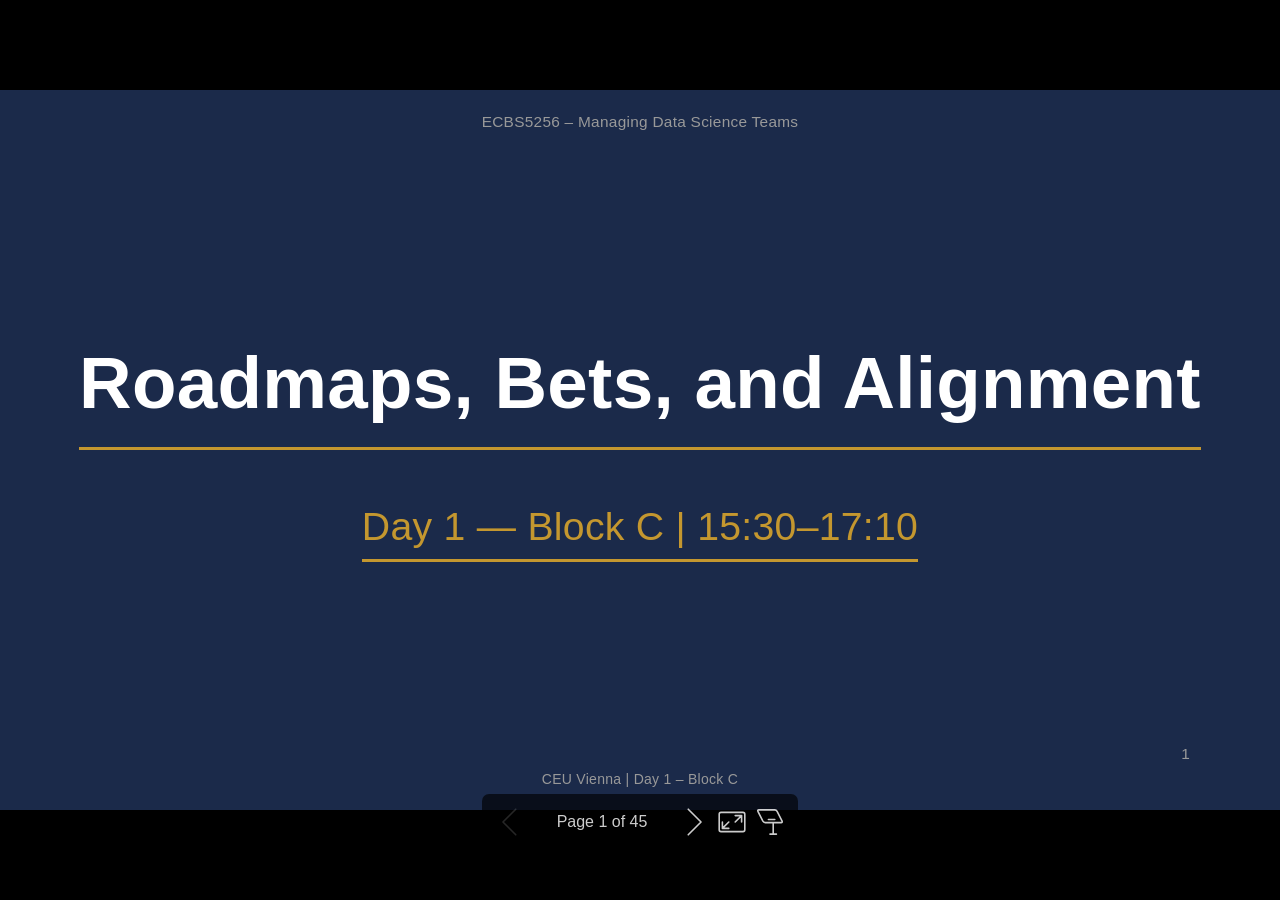
<file: day-1/block-c-roadmaps/slides.html>
<!DOCTYPE html><html lang="POSIX"><head><title>Roadmaps, Bets, and Alignment</title><meta property="og:title" content="Roadmaps, Bets, and Alignment"><meta charset="UTF-8"><meta name="viewport" content="width=device-width,height=device-height,initial-scale=1.0"><meta name="apple-mobile-web-app-capable" content="yes"><meta http-equiv="X-UA-Compatible" content="ie=edge"><meta property="og:type" content="website"><meta name="twitter:card" content="summary"><style>@media screen{body[data-bespoke-view=""] .bespoke-marp-parent>.bespoke-marp-osc>button,body[data-bespoke-view=next] .bespoke-marp-parent>.bespoke-marp-osc>button,body[data-bespoke-view=presenter] .bespoke-marp-presenter-container .bespoke-marp-presenter-info-container button,body[data-bespoke-view=presenter] .bespoke-marp-presenter-container .bespoke-marp-presenter-note-container button{appearance:none;background-color:initial;border:0;color:inherit;cursor:pointer;font-size:inherit;opacity:.8;outline:none;padding:0;transition:opacity .2s linear;-webkit-tap-highlight-color:transparent}body[data-bespoke-view=""] .bespoke-marp-parent>.bespoke-marp-osc>button:disabled,body[data-bespoke-view=next] .bespoke-marp-parent>.bespoke-marp-osc>button:disabled,body[data-bespoke-view=presenter] .bespoke-marp-presenter-container .bespoke-marp-presenter-info-container button:disabled,body[data-bespoke-view=presenter] .bespoke-marp-presenter-container .bespoke-marp-presenter-note-container button:disabled{cursor:not-allowed;opacity:.15!important}body[data-bespoke-view=""] .bespoke-marp-parent>.bespoke-marp-osc>button:hover,body[data-bespoke-view=next] .bespoke-marp-parent>.bespoke-marp-osc>button:hover,body[data-bespoke-view=presenter] .bespoke-marp-presenter-container .bespoke-marp-presenter-info-container button:hover,body[data-bespoke-view=presenter] .bespoke-marp-presenter-container .bespoke-marp-presenter-note-container button:hover{opacity:1}body[data-bespoke-view=""] .bespoke-marp-parent>.bespoke-marp-osc>button:hover:active,body[data-bespoke-view=next] .bespoke-marp-parent>.bespoke-marp-osc>button:hover:active,body[data-bespoke-view=presenter] .bespoke-marp-presenter-container .bespoke-marp-presenter-info-container button:hover:active,body[data-bespoke-view=presenter] .bespoke-marp-presenter-container .bespoke-marp-presenter-note-container button:hover:active{opacity:.6}body[data-bespoke-view=""] .bespoke-marp-parent>.bespoke-marp-osc>button:hover:not(:disabled),body[data-bespoke-view=next] .bespoke-marp-parent>.bespoke-marp-osc>button:hover:not(:disabled),body[data-bespoke-view=presenter] .bespoke-marp-presenter-container .bespoke-marp-presenter-info-container button:hover:not(:disabled),body[data-bespoke-view=presenter] .bespoke-marp-presenter-container .bespoke-marp-presenter-note-container button:hover:not(:disabled){transition:none}body[data-bespoke-view=""] .bespoke-marp-parent>.bespoke-marp-osc>button[data-bespoke-marp-osc=prev],body[data-bespoke-view=next] .bespoke-marp-parent>.bespoke-marp-osc>button[data-bespoke-marp-osc=prev],body[data-bespoke-view=presenter] .bespoke-marp-presenter-container .bespoke-marp-presenter-info-container button.bespoke-marp-presenter-info-page-prev{background:#0000 url("[data-uri]") no-repeat 50%;background-size:contain;overflow:hidden;text-indent:100%;white-space:nowrap}body[data-bespoke-view=""] .bespoke-marp-parent>.bespoke-marp-osc>button[data-bespoke-marp-osc=next],body[data-bespoke-view=next] .bespoke-marp-parent>.bespoke-marp-osc>button[data-bespoke-marp-osc=next],body[data-bespoke-view=presenter] .bespoke-marp-presenter-container .bespoke-marp-presenter-info-container button.bespoke-marp-presenter-info-page-next{background:#0000 url("[data-uri]") no-repeat 50%;background-size:contain;overflow:hidden;text-indent:100%;white-space:nowrap}body[data-bespoke-view=""] .bespoke-marp-parent>.bespoke-marp-osc>button[data-bespoke-marp-osc=fullscreen],body[data-bespoke-view=next] .bespoke-marp-parent>.bespoke-marp-osc>button[data-bespoke-marp-osc=fullscreen]{background:#0000 url("[data-uri]") no-repeat 50%;background-size:contain;overflow:hidden;text-indent:100%;white-space:nowrap}body[data-bespoke-view=""] .bespoke-marp-parent>.bespoke-marp-osc>button.exit[data-bespoke-marp-osc=fullscreen],body[data-bespoke-view=next] .bespoke-marp-parent>.bespoke-marp-osc>button.exit[data-bespoke-marp-osc=fullscreen]{background-image:url("[data-uri]")}body[data-bespoke-view=""] .bespoke-marp-parent>.bespoke-marp-osc>button[data-bespoke-marp-osc=presenter],body[data-bespoke-view=next] .bespoke-marp-parent>.bespoke-marp-osc>button[data-bespoke-marp-osc=presenter]{background:#0000 url("[data-uri]") no-repeat 50%;background-size:contain;overflow:hidden;text-indent:100%;white-space:nowrap}body[data-bespoke-view=presenter] .bespoke-marp-presenter-container .bespoke-marp-presenter-note-container button.bespoke-marp-presenter-note-bigger{background:#0000 url("[data-uri]") no-repeat 50%;background-size:contain;overflow:hidden;text-indent:100%;white-space:nowrap}body[data-bespoke-view=presenter] .bespoke-marp-presenter-container .bespoke-marp-presenter-note-container button.bespoke-marp-presenter-note-smaller{background:#0000 url("[data-uri]") no-repeat 50%;background-size:contain;overflow:hidden;text-indent:100%;white-space:nowrap}}@keyframes __bespoke_marp_transition_reduced_outgoing__{0%{opacity:1}to{opacity:0}}@keyframes __bespoke_marp_transition_reduced_incoming__{0%{mix-blend-mode:plus-lighter;opacity:0}to{mix-blend-mode:plus-lighter;opacity:1}}.bespoke-marp-note,.bespoke-marp-osc,.bespoke-progress-parent{display:none;transition:none}@media screen{::view-transition-group(*){animation-duration:var(--marp-bespoke-transition-animation-duration,.5s);animation-timing-function:ease}::view-transition-new(*),::view-transition-old(*){animation-delay:0s;animation-direction:var(--marp-bespoke-transition-animation-direction,normal);animation-duration:var(--marp-bespoke-transition-animation-duration,.5s);animation-fill-mode:both;animation-name:var(--marp-bespoke-transition-animation-name,var(--marp-bespoke-transition-animation-name-fallback,__bespoke_marp_transition_no_animation__));mix-blend-mode:normal}::view-transition-old(*){--marp-bespoke-transition-animation-name-fallback:__bespoke_marp_transition_reduced_outgoing__;animation-timing-function:ease}::view-transition-new(*){--marp-bespoke-transition-animation-name-fallback:__bespoke_marp_transition_reduced_incoming__;animation-timing-function:ease}::view-transition-new(root),::view-transition-old(root){animation-timing-function:linear}::view-transition-new(__bespoke_marp_transition_osc__),::view-transition-old(__bespoke_marp_transition_osc__){animation-duration:0s!important;animation-name:__bespoke_marp_transition_osc__!important}::view-transition-new(__bespoke_marp_transition_osc__){opacity:0!important}.bespoke-marp-transition-warming-up::view-transition-group(*),.bespoke-marp-transition-warming-up::view-transition-new(*),.bespoke-marp-transition-warming-up::view-transition-old(*){animation-play-state:paused!important}body,html{height:100%;margin:0}body{background:#000;overflow:hidden}svg.bespoke-marp-slide{content-visibility:hidden;opacity:0;pointer-events:none;z-index:-1}svg.bespoke-marp-slide:not(.bespoke-marp-active) *{view-transition-name:none!important}svg.bespoke-marp-slide.bespoke-marp-active{content-visibility:visible;opacity:1;pointer-events:auto;z-index:0}svg.bespoke-marp-slide.bespoke-marp-active.bespoke-marp-active-ready *{animation-name:__bespoke_marp__!important}@supports not (content-visibility:hidden){svg.bespoke-marp-slide[data-bespoke-marp-load=hideable]{display:none}svg.bespoke-marp-slide[data-bespoke-marp-load=hideable].bespoke-marp-active{display:block}}}@media screen and (prefers-reduced-motion:reduce){svg.bespoke-marp-slide *{view-transition-name:none!important}}@media screen{[data-bespoke-marp-fragment=inactive]{visibility:hidden}body[data-bespoke-view=""] .bespoke-marp-parent,body[data-bespoke-view=next] .bespoke-marp-parent{inset:0;position:absolute}body[data-bespoke-view=""] .bespoke-marp-parent>.bespoke-marp-osc,body[data-bespoke-view=next] .bespoke-marp-parent>.bespoke-marp-osc{background:#000000a6;border-radius:7px;bottom:50px;color:#fff;contain:paint;display:block;font-family:Helvetica,Arial,sans-serif;font-size:16px;left:50%;line-height:0;opacity:1;padding:12px;position:absolute;touch-action:manipulation;transform:translateX(-50%);transition:opacity .2s linear;-webkit-user-select:none;user-select:none;white-space:nowrap;will-change:transform;z-index:1;view-transition-name:__bespoke_marp_transition_osc__}body[data-bespoke-view=""] .bespoke-marp-parent>.bespoke-marp-osc>*,body[data-bespoke-view=next] .bespoke-marp-parent>.bespoke-marp-osc>*{margin-left:6px}body[data-bespoke-view=""] .bespoke-marp-parent>.bespoke-marp-osc>:first-child,body[data-bespoke-view=next] .bespoke-marp-parent>.bespoke-marp-osc>:first-child{margin-left:0}body[data-bespoke-view=""] .bespoke-marp-parent>.bespoke-marp-osc>span,body[data-bespoke-view=next] .bespoke-marp-parent>.bespoke-marp-osc>span{opacity:.8}body[data-bespoke-view=""] .bespoke-marp-parent>.bespoke-marp-osc>span[data-bespoke-marp-osc=page],body[data-bespoke-view=next] .bespoke-marp-parent>.bespoke-marp-osc>span[data-bespoke-marp-osc=page]{display:inline-block;min-width:140px;text-align:center}body[data-bespoke-view=""] .bespoke-marp-parent>.bespoke-marp-osc>button[data-bespoke-marp-osc=fullscreen],body[data-bespoke-view=""] .bespoke-marp-parent>.bespoke-marp-osc>button[data-bespoke-marp-osc=next],body[data-bespoke-view=""] .bespoke-marp-parent>.bespoke-marp-osc>button[data-bespoke-marp-osc=presenter],body[data-bespoke-view=""] .bespoke-marp-parent>.bespoke-marp-osc>button[data-bespoke-marp-osc=prev],body[data-bespoke-view=next] .bespoke-marp-parent>.bespoke-marp-osc>button[data-bespoke-marp-osc=fullscreen],body[data-bespoke-view=next] .bespoke-marp-parent>.bespoke-marp-osc>button[data-bespoke-marp-osc=next],body[data-bespoke-view=next] .bespoke-marp-parent>.bespoke-marp-osc>button[data-bespoke-marp-osc=presenter],body[data-bespoke-view=next] .bespoke-marp-parent>.bespoke-marp-osc>button[data-bespoke-marp-osc=prev]{height:32px;line-height:32px;width:32px}body[data-bespoke-view=""] .bespoke-marp-parent.bespoke-marp-inactive,body[data-bespoke-view=next] .bespoke-marp-parent.bespoke-marp-inactive{cursor:none}body[data-bespoke-view=""] .bespoke-marp-parent.bespoke-marp-inactive>.bespoke-marp-osc,body[data-bespoke-view=next] .bespoke-marp-parent.bespoke-marp-inactive>.bespoke-marp-osc{opacity:0;pointer-events:none}body[data-bespoke-view=""] svg.bespoke-marp-slide,body[data-bespoke-view=next] svg.bespoke-marp-slide{height:100%;left:0;position:absolute;top:0;width:100%}body[data-bespoke-view=""] .bespoke-progress-parent{background:#222;display:flex;height:5px;width:100%}body[data-bespoke-view=""] .bespoke-progress-parent+.bespoke-marp-parent{top:5px}body[data-bespoke-view=""] .bespoke-progress-parent .bespoke-progress-bar{background:#0288d1;flex:0 0 0;transition:flex-basis .2s cubic-bezier(0,1,1,1)}body[data-bespoke-view=next]{background:#0000}body[data-bespoke-view=presenter]{background:#161616}body[data-bespoke-view=presenter] .bespoke-marp-presenter-container{display:grid;font-family:Helvetica,Arial,sans-serif;grid-template:"current dragbar next" minmax(140px,1fr) "current dragbar note" 2fr "info    dragbar note" 3em;grid-template-columns:minmax(3px,var(--bespoke-marp-presenter-split-ratio,66%)) 0 minmax(3px,1fr);height:100%;left:0;position:absolute;top:0;width:100%}body[data-bespoke-view=presenter] .bespoke-marp-presenter-container .bespoke-marp-parent{grid-area:current;overflow:hidden;position:relative}body[data-bespoke-view=presenter] .bespoke-marp-presenter-container .bespoke-marp-parent svg.bespoke-marp-slide{height:calc(100% - 40px);left:20px;pointer-events:none;position:absolute;top:20px;-webkit-user-select:none;user-select:none;width:calc(100% - 40px)}body[data-bespoke-view=presenter] .bespoke-marp-presenter-container .bespoke-marp-parent svg.bespoke-marp-slide.bespoke-marp-active{filter:drop-shadow(0 3px 10px rgba(0,0,0,.5))}body[data-bespoke-view=presenter] .bespoke-marp-presenter-container .bespoke-marp-presenter-dragbar-container{background:#0288d1;cursor:col-resize;grid-area:dragbar;margin-left:-3px;opacity:0;position:relative;transition:opacity .4s linear .1s;width:6px;z-index:10}body[data-bespoke-view=presenter] .bespoke-marp-presenter-container .bespoke-marp-presenter-dragbar-container:hover{opacity:1}body[data-bespoke-view=presenter] .bespoke-marp-presenter-container .bespoke-marp-presenter-dragbar-container.active{opacity:1;transition-delay:0s}body[data-bespoke-view=presenter] .bespoke-marp-presenter-container .bespoke-marp-presenter-next-container{background:#222;cursor:pointer;display:none;grid-area:next;overflow:hidden;position:relative}body[data-bespoke-view=presenter] .bespoke-marp-presenter-container .bespoke-marp-presenter-next-container.active{display:block}body[data-bespoke-view=presenter] .bespoke-marp-presenter-container .bespoke-marp-presenter-next-container iframe.bespoke-marp-presenter-next{background:#0000;border:0;display:block;filter:drop-shadow(0 3px 10px rgba(0,0,0,.5));height:calc(100% - 40px);left:20px;pointer-events:none;position:absolute;top:20px;-webkit-user-select:none;user-select:none;width:calc(100% - 40px)}body[data-bespoke-view=presenter] .bespoke-marp-presenter-container .bespoke-marp-presenter-note-container{background:#222;color:#eee;grid-area:note;position:relative;z-index:1}body[data-bespoke-view=presenter] .bespoke-marp-presenter-container .bespoke-marp-presenter-note-container button{height:1.5em;line-height:1.5em;width:1.5em}body[data-bespoke-view=presenter] .bespoke-marp-presenter-container .bespoke-marp-presenter-note-container .bespoke-marp-presenter-note-wrapper{display:block;inset:0;position:absolute}body[data-bespoke-view=presenter] .bespoke-marp-presenter-container .bespoke-marp-presenter-note-container .bespoke-marp-presenter-note-buttons{background:#000000a6;border-radius:4px;bottom:0;display:flex;gap:4px;margin:12px;opacity:0;padding:6px;pointer-events:none;position:absolute;right:0;transition:opacity .2s linear}body[data-bespoke-view=presenter] .bespoke-marp-presenter-container .bespoke-marp-presenter-note-container .bespoke-marp-presenter-note-buttons:focus-within,body[data-bespoke-view=presenter] .bespoke-marp-presenter-container .bespoke-marp-presenter-note-container .bespoke-marp-presenter-note-wrapper:focus-within+.bespoke-marp-presenter-note-buttons,body[data-bespoke-view=presenter] .bespoke-marp-presenter-container .bespoke-marp-presenter-note-container:hover .bespoke-marp-presenter-note-buttons{opacity:1;pointer-events:auto}body[data-bespoke-view=presenter] .bespoke-marp-presenter-container .bespoke-marp-presenter-note-container .bespoke-marp-note{box-sizing:border-box;font-size:calc(1.1em*var(--bespoke-marp-note-font-scale, 1));height:calc(100% - 40px);margin:20px;overflow:auto;padding-right:3px;white-space:pre-wrap;width:calc(100% - 40px);word-wrap:break-word;scrollbar-color:#eeeeee80 #0000;scrollbar-width:thin}body[data-bespoke-view=presenter] .bespoke-marp-presenter-container .bespoke-marp-presenter-note-container .bespoke-marp-note::-webkit-scrollbar{width:6px}body[data-bespoke-view=presenter] .bespoke-marp-presenter-container .bespoke-marp-presenter-note-container .bespoke-marp-note::-webkit-scrollbar-track{background:#0000}body[data-bespoke-view=presenter] .bespoke-marp-presenter-container .bespoke-marp-presenter-note-container .bespoke-marp-note::-webkit-scrollbar-thumb{background:#eeeeee80;border-radius:6px}body[data-bespoke-view=presenter] .bespoke-marp-presenter-container .bespoke-marp-presenter-note-container .bespoke-marp-note:empty{pointer-events:none}body[data-bespoke-view=presenter] .bespoke-marp-presenter-container .bespoke-marp-presenter-note-container .bespoke-marp-note.active{display:block}body[data-bespoke-view=presenter] .bespoke-marp-presenter-container .bespoke-marp-presenter-note-container .bespoke-marp-note p:first-child{margin-top:0}body[data-bespoke-view=presenter] .bespoke-marp-presenter-container .bespoke-marp-presenter-note-container .bespoke-marp-note p:last-child{margin-bottom:0}body[data-bespoke-view=presenter] .bespoke-marp-presenter-container .bespoke-marp-presenter-info-container{align-items:center;box-sizing:border-box;color:#eee;display:flex;flex-wrap:nowrap;grid-area:info;justify-content:center;overflow:hidden;padding:0 10px}body[data-bespoke-view=presenter] .bespoke-marp-presenter-container .bespoke-marp-presenter-info-container .bespoke-marp-presenter-info-page,body[data-bespoke-view=presenter] .bespoke-marp-presenter-container .bespoke-marp-presenter-info-container .bespoke-marp-presenter-info-time,body[data-bespoke-view=presenter] .bespoke-marp-presenter-container .bespoke-marp-presenter-info-container .bespoke-marp-presenter-info-timer{box-sizing:border-box;display:block;padding:0 10px;white-space:nowrap;width:100%}body[data-bespoke-view=presenter] .bespoke-marp-presenter-container .bespoke-marp-presenter-info-container button{height:1.5em;line-height:1.5em;width:1.5em}body[data-bespoke-view=presenter] .bespoke-marp-presenter-container .bespoke-marp-presenter-info-container .bespoke-marp-presenter-info-page{order:2;text-align:center}body[data-bespoke-view=presenter] .bespoke-marp-presenter-container .bespoke-marp-presenter-info-container .bespoke-marp-presenter-info-page .bespoke-marp-presenter-info-page-text{display:inline-block;min-width:120px;text-align:center}body[data-bespoke-view=presenter] .bespoke-marp-presenter-container .bespoke-marp-presenter-info-container .bespoke-marp-presenter-info-time{color:#999;order:1;text-align:left}body[data-bespoke-view=presenter] .bespoke-marp-presenter-container .bespoke-marp-presenter-info-container .bespoke-marp-presenter-info-timer{color:#999;order:3;text-align:right}body[data-bespoke-view=presenter] .bespoke-marp-presenter-container .bespoke-marp-presenter-info-container .bespoke-marp-presenter-info-timer:hover{cursor:pointer}}@media print{.bespoke-marp-presenter-info-container,.bespoke-marp-presenter-next-container,.bespoke-marp-presenter-note-container{display:none}}</style><style>div#\:\$p > svg > foreignObject > section{width:1280px;height:720px;box-sizing:border-box;overflow:hidden;position:relative;scroll-snap-align:center center;-webkit-text-size-adjust:100%;text-size-adjust:100%}div#\:\$p > svg > foreignObject > section::after{bottom:0;content:attr(data-marpit-pagination);padding:inherit;pointer-events:none;position:absolute;right:0}div#\:\$p > svg > foreignObject > section:not([data-marpit-pagination])::after{display:none}div#\:\$p > svg > foreignObject > section :is(h1, marp-h1){font-size:2em;margin-block:0.67em}div#\:\$p > svg > foreignObject > section video::-webkit-media-controls{will-change:transform}@page {size:1280px 720px;margin:0}@media print{html, body{background-color:#fff;margin:0;page-break-inside:avoid;break-inside:avoid-page}div#\:\$p > svg > foreignObject > section{page-break-before:always;break-before:page}div#\:\$p > svg > foreignObject > section, div#\:\$p > svg > foreignObject > section *{-webkit-print-color-adjust:exact!important;animation-delay:0s!important;animation-duration:0s!important;color-adjust:exact!important;print-color-adjust:exact!important;transition:none!important}div#\:\$p > svg[data-marpit-svg]{display:block;height:100vh;width:100vw}}div#\:\$p > svg > foreignObject > section{--focus-outlineColor:light-dark(#0969da, #1f6feb);--fgColor-default:light-dark(#1f2328, #f0f6fc);--fgColor-muted:light-dark(#59636e, #9198a1);--fgColor-accent:light-dark(#0969da, #4493f8);--fgColor-success:light-dark(#1a7f37, #3fb950);--fgColor-attention:light-dark(#9a6700, #d29922);--fgColor-danger:light-dark(#d1242f, #f85149);--fgColor-done:light-dark(#8250df, #ab7df8);--bgColor-default:light-dark(#fff, #0d1117);--bgColor-muted:light-dark(#f6f8fa, #151b23);--bgColor-neutral-muted:light-dark(#818b981f, #656c7633);--bgColor-attention-muted:light-dark(#fff8c5, #bb800926);--borderColor-default:light-dark(#d1d9e0, #3d444d);--borderColor-muted:light-dark(#d1d9e0b3, #3d444db3);--borderColor-neutral-muted:light-dark(#d1d9e0b3, #3d444db3);--borderColor-accent-emphasis:light-dark(#0969da, #1f6feb);--borderColor-success-emphasis:light-dark(#1a7f37, #238636);--borderColor-attention-emphasis:light-dark(#9a6700, #9e6a03);--borderColor-danger-emphasis:light-dark(#cf222e, #da3633);--borderColor-done-emphasis:light-dark(#8250df, #8957e5);--color-prettylights-syntax-comment:light-dark(#59636e, #9198a1);--color-prettylights-syntax-constant:light-dark(#0550ae, #79c0ff);--color-prettylights-syntax-constant-other-reference-link:light-dark(#0a3069, #a5d6ff);--color-prettylights-syntax-entity:light-dark(#6639ba, #d2a8ff);--color-prettylights-syntax-storage-modifier-import:light-dark(#1f2328, #f0f6fc);--color-prettylights-syntax-entity-tag:light-dark(#0550ae, #7ee787);--color-prettylights-syntax-keyword:light-dark(#cf222e, #ff7b72);--color-prettylights-syntax-string:light-dark(#0a3069, #a5d6ff);--color-prettylights-syntax-variable:light-dark(#953800, #ffa657);--color-prettylights-syntax-brackethighlighter-unmatched:light-dark(#82071e, #f85149);--color-prettylights-syntax-brackethighlighter-angle:light-dark(#59636e, #9198a1);--color-prettylights-syntax-invalid-illegal-text:light-dark(#f6f8fa, #f0f6fc);--color-prettylights-syntax-invalid-illegal-bg:light-dark(#82071e, #8e1519);--color-prettylights-syntax-carriage-return-text:light-dark(#f6f8fa, #f0f6fc);--color-prettylights-syntax-carriage-return-bg:light-dark(#cf222e, #b62324);--color-prettylights-syntax-string-regexp:light-dark(#116329, #7ee787);--color-prettylights-syntax-markup-list:light-dark(#3b2300, #f2cc60);--color-prettylights-syntax-markup-heading:light-dark(#0550ae, #1f6feb);--color-prettylights-syntax-markup-italic:light-dark(#1f2328, #f0f6fc);--color-prettylights-syntax-markup-bold:light-dark(#1f2328, #f0f6fc);--color-prettylights-syntax-markup-deleted-text:light-dark(#82071e, #ffdcd7);--color-prettylights-syntax-markup-deleted-bg:light-dark(#ffebe9, #67060c);--color-prettylights-syntax-markup-inserted-text:light-dark(#116329, #aff5b4);--color-prettylights-syntax-markup-inserted-bg:light-dark(#dafbe1, #033a16);--color-prettylights-syntax-markup-changed-text:light-dark(#953800, #ffdfb6);--color-prettylights-syntax-markup-changed-bg:light-dark(#ffd8b5, #5a1e02);--color-prettylights-syntax-markup-ignored-text:light-dark(#d1d9e0, #f0f6fc);--color-prettylights-syntax-markup-ignored-bg:light-dark(#0550ae, #1158c7);--color-prettylights-syntax-meta-diff-range:light-dark(#8250df, #d2a8ff);--color-prettylights-syntax-sublimelinter-gutter-mark:light-dark(#818b98, #3d444d);--base-size-4:calc(var(--marpit-root-font-size, 1rem) * 0.25);--base-size-8:calc(var(--marpit-root-font-size, 1rem) * 0.5);--base-size-16:calc(var(--marpit-root-font-size, 1rem) * 1);--base-size-24:calc(var(--marpit-root-font-size, 1rem) * 1.5);--base-size-40:calc(var(--marpit-root-font-size, 1rem) * 2.5);--base-text-weight-normal:400;--base-text-weight-medium:500;--base-text-weight-semibold:600;--fontStack-monospace:ui-monospace, SFMono-Regular, SF Mono, Menlo, Consolas, Liberation Mono, monospace;--fgColor-accent:Highlight;}/*!
 * Marp default theme.
 *
 * @theme default
 * @author Yuki Hattori
 *
 * @auto-scaling true
 * @size 16:9 1280px 720px
 * @size 4:3 960px 720px
 */div#\:\$p > svg > foreignObject > section [data-theme=light],div#\:\$p > svg > foreignObject > section{color-scheme:light}div#\:\$p > svg > foreignObject > section [data-theme=dark],div#\:\$p > svg > foreignObject > section:where(.invert){color-scheme:dark}div#\:\$p > svg > foreignObject > section{-ms-text-size-adjust:100%;-webkit-text-size-adjust:100%;background-color:var(--bgColor-default);color:var(--fgColor-default);font-family:-apple-system,BlinkMacSystemFont,Segoe UI,Noto Sans,Helvetica,Arial,sans-serif,Apple Color Emoji,Segoe UI Emoji;font-size:16px;line-height:1.5;margin:0;word-wrap:break-word}div#\:\$p > svg > foreignObject > section{--marpit-root-font-size:16px}div#\:\$p > svg > foreignObject > section :is(h1, marp-h1):hover .anchor .octicon-link:before,div#\:\$p > svg > foreignObject > section :is(h2, marp-h2):hover .anchor .octicon-link:before,div#\:\$p > svg > foreignObject > section :is(h3, marp-h3):hover .anchor .octicon-link:before,div#\:\$p > svg > foreignObject > section :is(h4, marp-h4):hover .anchor .octicon-link:before,div#\:\$p > svg > foreignObject > section :is(h5, marp-h5):hover .anchor .octicon-link:before,div#\:\$p > svg > foreignObject > section :is(h6, marp-h6):hover .anchor .octicon-link:before{background-color:currentColor;content:" ";display:inline-block;height:16px;-webkit-mask-image:url('data:image/svg+xml;charset=utf-8,<svg xmlns="http://www.w3.org/2000/svg" aria-hidden="true" viewBox="0 0 16 16"><path fill-rule="evenodd" d="M7.775 3.275a.75.75 0 0 0 1.06 1.06l1.25-1.25a2 2 0 1 1 2.83 2.83l-2.5 2.5a2 2 0 0 1-2.83 0 .75.75 0 0 0-1.06 1.06 3.5 3.5 0 0 0 4.95 0l2.5-2.5a3.5 3.5 0 0 0-4.95-4.95zm-4.69 9.64a2 2 0 0 1 0-2.83l2.5-2.5a2 2 0 0 1 2.83 0 .75.75 0 0 0 1.06-1.06 3.5 3.5 0 0 0-4.95 0l-2.5 2.5a3.5 3.5 0 0 0 4.95 4.95l1.25-1.25a.75.75 0 0 0-1.06-1.06l-1.25 1.25a2 2 0 0 1-2.83 0"/></svg>');mask-image:url('data:image/svg+xml;charset=utf-8,<svg xmlns="http://www.w3.org/2000/svg" aria-hidden="true" viewBox="0 0 16 16"><path fill-rule="evenodd" d="M7.775 3.275a.75.75 0 0 0 1.06 1.06l1.25-1.25a2 2 0 1 1 2.83 2.83l-2.5 2.5a2 2 0 0 1-2.83 0 .75.75 0 0 0-1.06 1.06 3.5 3.5 0 0 0 4.95 0l2.5-2.5a3.5 3.5 0 0 0-4.95-4.95zm-4.69 9.64a2 2 0 0 1 0-2.83l2.5-2.5a2 2 0 0 1 2.83 0 .75.75 0 0 0 1.06-1.06 3.5 3.5 0 0 0-4.95 0l-2.5 2.5a3.5 3.5 0 0 0 4.95 4.95l1.25-1.25a.75.75 0 0 0-1.06-1.06l-1.25 1.25a2 2 0 0 1-2.83 0"/></svg>');width:16px}div#\:\$p > svg > foreignObject > section details,div#\:\$p > svg > foreignObject > section figcaption,div#\:\$p > svg > foreignObject > section figure{display:block}div#\:\$p > svg > foreignObject > section summary{display:list-item}div#\:\$p > svg > foreignObject > section [hidden]{display:none!important}div#\:\$p > svg > foreignObject > section a{background-color:transparent;color:var(--fgColor-accent);text-decoration:none}div#\:\$p > svg > foreignObject > section abbr[title]{border-bottom:none;-webkit-text-decoration:underline dotted;text-decoration:underline dotted}div#\:\$p > svg > foreignObject > section b,div#\:\$p > svg > foreignObject > section strong{font-weight:var(--base-text-weight-semibold, 600)}div#\:\$p > svg > foreignObject > section dfn{font-style:italic}div#\:\$p > svg > foreignObject > section :is(h1, marp-h1){border-bottom:1px solid var(--borderColor-muted);font-size:2em;font-weight:var(--base-text-weight-semibold, 600);margin:.67em 0;padding-bottom:.3em}div#\:\$p > svg > foreignObject > section mark{background-color:var(--bgColor-attention-muted);color:var(--fgColor-default)}div#\:\$p > svg > foreignObject > section small{font-size:90%}div#\:\$p > svg > foreignObject > section sub,div#\:\$p > svg > foreignObject > section sup{font-size:75%;line-height:0;position:relative;vertical-align:baseline}div#\:\$p > svg > foreignObject > section sub{bottom:-.25em}div#\:\$p > svg > foreignObject > section sup{top:-.5em}div#\:\$p > svg > foreignObject > section img{border-style:none;box-sizing:content-box;max-width:100%}div#\:\$p > svg > foreignObject > section code,div#\:\$p > svg > foreignObject > section kbd,div#\:\$p > svg > foreignObject > section :is(pre, marp-pre),div#\:\$p > svg > foreignObject > section samp{font-family:monospace;font-size:1em}div#\:\$p > svg > foreignObject > section figure{margin:1em var(--base-size-40)}div#\:\$p > svg > foreignObject > section hr{background:transparent;background-color:var(--borderColor-default);border:0;box-sizing:content-box;height:.25em;margin:var(--base-size-24) 0;overflow:hidden;padding:0}div#\:\$p > svg > foreignObject > section input{font:inherit;font-family:inherit;font-size:inherit;line-height:inherit;margin:0;overflow:visible}div#\:\$p > svg > foreignObject > section [type=button],div#\:\$p > svg > foreignObject > section [type=reset],div#\:\$p > svg > foreignObject > section [type=submit]{-webkit-appearance:button;-moz-appearance:button;appearance:button}div#\:\$p > svg > foreignObject > section [type=checkbox],div#\:\$p > svg > foreignObject > section [type=radio]{box-sizing:border-box;padding:0}div#\:\$p > svg > foreignObject > section [type=number]::-webkit-inner-spin-button,div#\:\$p > svg > foreignObject > section [type=number]::-webkit-outer-spin-button{height:auto}div#\:\$p > svg > foreignObject > section [type=search]::-webkit-search-cancel-button,div#\:\$p > svg > foreignObject > section [type=search]::-webkit-search-decoration{-webkit-appearance:none;appearance:none}div#\:\$p > svg > foreignObject > section ::-webkit-input-placeholder{color:inherit;opacity:.54}div#\:\$p > svg > foreignObject > section ::-webkit-file-upload-button{-webkit-appearance:button;appearance:button;font:inherit}div#\:\$p > svg > foreignObject > section a:hover{text-decoration:underline}div#\:\$p > svg > foreignObject > section ::-moz-placeholder{color:var(--fgColor-muted);opacity:1}div#\:\$p > svg > foreignObject > section ::placeholder{color:var(--fgColor-muted);opacity:1}div#\:\$p > svg > foreignObject > section hr:after,div#\:\$p > svg > foreignObject > section hr:before{content:"";display:table}div#\:\$p > svg > foreignObject > section hr:after{clear:both}div#\:\$p > svg > foreignObject > section table{border-collapse:collapse;border-spacing:0;display:block;font-variant:tabular-nums;max-width:100%;overflow:auto;width:-moz-max-content;width:max-content}div#\:\$p > svg > foreignObject > section td,div#\:\$p > svg > foreignObject > section th{padding:0}div#\:\$p > svg > foreignObject > section details summary{cursor:pointer}div#\:\$p > svg > foreignObject > section [role=button]:focus,div#\:\$p > svg > foreignObject > section a:focus,div#\:\$p > svg > foreignObject > section input[type=checkbox]:focus,div#\:\$p > svg > foreignObject > section input[type=radio]:focus{box-shadow:none;outline:2px solid var(--focus-outlineColor);outline-offset:-2px}div#\:\$p > svg > foreignObject > section [role=button]:focus:not(:focus-visible),div#\:\$p > svg > foreignObject > section a:focus:not(:focus-visible),div#\:\$p > svg > foreignObject > section input[type=checkbox]:focus:not(:focus-visible),div#\:\$p > svg > foreignObject > section input[type=radio]:focus:not(:focus-visible){outline:1px solid transparent}div#\:\$p > svg > foreignObject > section [role=button]:focus-visible,div#\:\$p > svg > foreignObject > section a:focus-visible,div#\:\$p > svg > foreignObject > section input[type=checkbox]:focus-visible,div#\:\$p > svg > foreignObject > section input[type=radio]:focus-visible{box-shadow:none;outline:2px solid var(--focus-outlineColor);outline-offset:-2px}div#\:\$p > svg > foreignObject > section a:not([class]):focus,div#\:\$p > svg > foreignObject > section a:not([class]):focus-visible,div#\:\$p > svg > foreignObject > section input[type=checkbox]:focus,div#\:\$p > svg > foreignObject > section input[type=checkbox]:focus-visible,div#\:\$p > svg > foreignObject > section input[type=radio]:focus,div#\:\$p > svg > foreignObject > section input[type=radio]:focus-visible{outline-offset:0}div#\:\$p > svg > foreignObject > section kbd{background-color:var(--bgColor-muted);border-bottom-color:var(--borderColor-neutral-muted);border:1px solid var(--borderColor-neutral-muted);border-radius:6px;box-shadow:inset 0 -1px 0 var(--borderColor-neutral-muted);color:var(--fgColor-default);display:inline-block;font:11px var(--fontStack-monospace, ui-monospace, SFMono-Regular, SF Mono, Menlo, Consolas, Liberation Mono, monospace);line-height:10px;padding:var(--base-size-4);vertical-align:middle}div#\:\$p > svg > foreignObject > section :is(h1, marp-h1),div#\:\$p > svg > foreignObject > section :is(h2, marp-h2),div#\:\$p > svg > foreignObject > section :is(h3, marp-h3),div#\:\$p > svg > foreignObject > section :is(h4, marp-h4),div#\:\$p > svg > foreignObject > section :is(h5, marp-h5),div#\:\$p > svg > foreignObject > section :is(h6, marp-h6){font-weight:var(--base-text-weight-semibold, 600);line-height:1.25;margin-bottom:var(--base-size-16);margin-top:var(--base-size-24)}div#\:\$p > svg > foreignObject > section :is(h2, marp-h2){border-bottom:1px solid var(--borderColor-muted);font-size:1.5em;padding-bottom:.3em}div#\:\$p > svg > foreignObject > section :is(h2, marp-h2),div#\:\$p > svg > foreignObject > section :is(h3, marp-h3){font-weight:var(--base-text-weight-semibold, 600)}div#\:\$p > svg > foreignObject > section :is(h3, marp-h3){font-size:1.25em}div#\:\$p > svg > foreignObject > section :is(h4, marp-h4){font-size:1em}div#\:\$p > svg > foreignObject > section :is(h4, marp-h4),div#\:\$p > svg > foreignObject > section :is(h5, marp-h5){font-weight:var(--base-text-weight-semibold, 600)}div#\:\$p > svg > foreignObject > section :is(h5, marp-h5){font-size:.875em}div#\:\$p > svg > foreignObject > section :is(h6, marp-h6){color:var(--fgColor-muted);font-size:.85em;font-weight:var(--base-text-weight-semibold, 600)}div#\:\$p > svg > foreignObject > section p{margin-bottom:10px;margin-top:0}div#\:\$p > svg > foreignObject > section blockquote{border-left:.25em solid var(--borderColor-default);color:var(--fgColor-muted);margin:0;padding:0 1em}div#\:\$p > svg > foreignObject > section ol,div#\:\$p > svg > foreignObject > section ul{margin-bottom:0;margin-top:0;padding-left:2em}div#\:\$p > svg > foreignObject > section ol ol,div#\:\$p > svg > foreignObject > section ul ol{list-style-type:lower-roman}div#\:\$p > svg > foreignObject > section ol ol ol,div#\:\$p > svg > foreignObject > section ol ul ol,div#\:\$p > svg > foreignObject > section ul ol ol,div#\:\$p > svg > foreignObject > section ul ul ol{list-style-type:lower-alpha}div#\:\$p > svg > foreignObject > section dd{margin-left:0}div#\:\$p > svg > foreignObject > section code,div#\:\$p > svg > foreignObject > section :is(pre, marp-pre),div#\:\$p > svg > foreignObject > section samp,div#\:\$p > svg > foreignObject > section tt{font-family:var(--fontStack-monospace, ui-monospace, SFMono-Regular, SF Mono, Menlo, Consolas, Liberation Mono, monospace);font-size:12px}div#\:\$p > svg > foreignObject > section :is(pre, marp-pre){margin-bottom:0;margin-top:0;word-wrap:normal}div#\:\$p > svg > foreignObject > section .octicon{display:inline-block;fill:currentColor;overflow:visible!important;vertical-align:text-bottom}div#\:\$p > svg > foreignObject > section input::-webkit-inner-spin-button,div#\:\$p > svg > foreignObject > section input::-webkit-outer-spin-button{-webkit-appearance:none;appearance:none;margin:0}div#\:\$p > svg > foreignObject > section .mr-2{margin-right:var(--base-size-8, 8px)!important}div#\:\$p > svg > foreignObject > section:after,div#\:\$p > svg > foreignObject > section:before{display:table}div#\:\$p > svg > foreignObject > section:after{clear:both}div#\:\$p > svg > foreignObject > section>:first-child{margin-top:0!important}div#\:\$p > svg > foreignObject > section>:last-child{margin-bottom:0!important}div#\:\$p > svg > foreignObject > section a:not([href]){color:inherit;text-decoration:none}div#\:\$p > svg > foreignObject > section .absent{color:var(--fgColor-danger)}div#\:\$p > svg > foreignObject > section .anchor{float:left;line-height:1;margin-left:-20px;padding-right:var(--base-size-4)}div#\:\$p > svg > foreignObject > section .anchor:focus{outline:none}div#\:\$p > svg > foreignObject > section blockquote,div#\:\$p > svg > foreignObject > section details,div#\:\$p > svg > foreignObject > section dl,div#\:\$p > svg > foreignObject > section ol,div#\:\$p > svg > foreignObject > section p,div#\:\$p > svg > foreignObject > section :is(pre, marp-pre),div#\:\$p > svg > foreignObject > section table,div#\:\$p > svg > foreignObject > section ul{margin-bottom:var(--base-size-16);margin-top:0}div#\:\$p > svg > foreignObject > section blockquote>:first-child{margin-top:0}div#\:\$p > svg > foreignObject > section blockquote>:last-child{margin-bottom:0}div#\:\$p > svg > foreignObject > section :is(h1, marp-h1) .octicon-link,div#\:\$p > svg > foreignObject > section :is(h2, marp-h2) .octicon-link,div#\:\$p > svg > foreignObject > section :is(h3, marp-h3) .octicon-link,div#\:\$p > svg > foreignObject > section :is(h4, marp-h4) .octicon-link,div#\:\$p > svg > foreignObject > section :is(h5, marp-h5) .octicon-link,div#\:\$p > svg > foreignObject > section :is(h6, marp-h6) .octicon-link{color:var(--fgColor-default);vertical-align:middle;visibility:hidden}div#\:\$p > svg > foreignObject > section :is(h1, marp-h1):hover .anchor,div#\:\$p > svg > foreignObject > section :is(h2, marp-h2):hover .anchor,div#\:\$p > svg > foreignObject > section :is(h3, marp-h3):hover .anchor,div#\:\$p > svg > foreignObject > section :is(h4, marp-h4):hover .anchor,div#\:\$p > svg > foreignObject > section :is(h5, marp-h5):hover .anchor,div#\:\$p > svg > foreignObject > section :is(h6, marp-h6):hover .anchor{text-decoration:none}div#\:\$p > svg > foreignObject > section :is(h1, marp-h1):hover .anchor .octicon-link,div#\:\$p > svg > foreignObject > section :is(h2, marp-h2):hover .anchor .octicon-link,div#\:\$p > svg > foreignObject > section :is(h3, marp-h3):hover .anchor .octicon-link,div#\:\$p > svg > foreignObject > section :is(h4, marp-h4):hover .anchor .octicon-link,div#\:\$p > svg > foreignObject > section :is(h5, marp-h5):hover .anchor .octicon-link,div#\:\$p > svg > foreignObject > section :is(h6, marp-h6):hover .anchor .octicon-link{visibility:visible}div#\:\$p > svg > foreignObject > section :is(h1, marp-h1) code,div#\:\$p > svg > foreignObject > section :is(h1, marp-h1) tt,div#\:\$p > svg > foreignObject > section :is(h2, marp-h2) code,div#\:\$p > svg > foreignObject > section :is(h2, marp-h2) tt,div#\:\$p > svg > foreignObject > section :is(h3, marp-h3) code,div#\:\$p > svg > foreignObject > section :is(h3, marp-h3) tt,div#\:\$p > svg > foreignObject > section :is(h4, marp-h4) code,div#\:\$p > svg > foreignObject > section :is(h4, marp-h4) tt,div#\:\$p > svg > foreignObject > section :is(h5, marp-h5) code,div#\:\$p > svg > foreignObject > section :is(h5, marp-h5) tt,div#\:\$p > svg > foreignObject > section :is(h6, marp-h6) code,div#\:\$p > svg > foreignObject > section :is(h6, marp-h6) tt{font-size:inherit;padding:0 .2em}div#\:\$p > svg > foreignObject > section summary :is(h1, marp-h1),div#\:\$p > svg > foreignObject > section summary :is(h2, marp-h2),div#\:\$p > svg > foreignObject > section summary :is(h3, marp-h3),div#\:\$p > svg > foreignObject > section summary :is(h4, marp-h4),div#\:\$p > svg > foreignObject > section summary :is(h5, marp-h5),div#\:\$p > svg > foreignObject > section summary :is(h6, marp-h6){display:inline-block}div#\:\$p > svg > foreignObject > section summary :is(h1, marp-h1) .anchor,div#\:\$p > svg > foreignObject > section summary :is(h2, marp-h2) .anchor,div#\:\$p > svg > foreignObject > section summary :is(h3, marp-h3) .anchor,div#\:\$p > svg > foreignObject > section summary :is(h4, marp-h4) .anchor,div#\:\$p > svg > foreignObject > section summary :is(h5, marp-h5) .anchor,div#\:\$p > svg > foreignObject > section summary :is(h6, marp-h6) .anchor{margin-left:-40px}div#\:\$p > svg > foreignObject > section summary :is(h1, marp-h1),div#\:\$p > svg > foreignObject > section summary :is(h2, marp-h2){border-bottom:0;padding-bottom:0}div#\:\$p > svg > foreignObject > section ol.no-list,div#\:\$p > svg > foreignObject > section ul.no-list{list-style-type:none;padding:0}div#\:\$p > svg > foreignObject > section ol[type="a s"]{list-style-type:lower-alpha}div#\:\$p > svg > foreignObject > section ol[type="A s"]{list-style-type:upper-alpha}div#\:\$p > svg > foreignObject > section ol[type="i s"]{list-style-type:lower-roman}div#\:\$p > svg > foreignObject > section ol[type="I s"]{list-style-type:upper-roman}div#\:\$p > svg > foreignObject > section div>ol:not([type]),div#\:\$p > svg > foreignObject > section ol[type="1"]{list-style-type:decimal}div#\:\$p > svg > foreignObject > section ol ol,div#\:\$p > svg > foreignObject > section ol ul,div#\:\$p > svg > foreignObject > section ul ol,div#\:\$p > svg > foreignObject > section ul ul{margin-bottom:0;margin-top:0}div#\:\$p > svg > foreignObject > section li>p{margin-top:var(--base-size-16)}div#\:\$p > svg > foreignObject > section li+li{margin-top:.25em}div#\:\$p > svg > foreignObject > section dl{padding:0}div#\:\$p > svg > foreignObject > section dl dt{font-size:1em;font-style:italic;font-weight:var(--base-text-weight-semibold, 600);margin-top:var(--base-size-16);padding:0}div#\:\$p > svg > foreignObject > section dl dd{margin-bottom:var(--base-size-16);padding:0 var(--base-size-16)}div#\:\$p > svg > foreignObject > section table th{font-weight:var(--base-text-weight-semibold, 600)}div#\:\$p > svg > foreignObject > section table td,div#\:\$p > svg > foreignObject > section table th{border:1px solid var(--borderColor-default);padding:6px 13px}div#\:\$p > svg > foreignObject > section table td>:last-child{margin-bottom:0}div#\:\$p > svg > foreignObject > section table tr{background-color:var(--bgColor-default);border-top:1px solid var(--borderColor-muted)}div#\:\$p > svg > foreignObject > section table tr:nth-child(2n){background-color:var(--bgColor-muted)}div#\:\$p > svg > foreignObject > section table img{background-color:transparent}div#\:\$p > svg > foreignObject > section img[align=right]{padding-left:20px}div#\:\$p > svg > foreignObject > section img[align=left]{padding-right:20px}div#\:\$p > svg > foreignObject > section .emoji{background-color:transparent;max-width:none;vertical-align:text-top}div#\:\$p > svg > foreignObject > section :is(span, marp-span).frame,div#\:\$p > svg > foreignObject > section :is(span, marp-span).frame>:is(span, marp-span){display:block;overflow:hidden}div#\:\$p > svg > foreignObject > section :is(span, marp-span).frame>:is(span, marp-span){border:1px solid var(--borderColor-default);float:left;margin:13px 0 0;padding:7px;width:auto}div#\:\$p > svg > foreignObject > section :is(span, marp-span).frame :is(span, marp-span) img{display:block;float:left}div#\:\$p > svg > foreignObject > section :is(span, marp-span).frame :is(span, marp-span) :is(span, marp-span){clear:both;color:var(--fgColor-default);display:block;padding:5px 0 0}div#\:\$p > svg > foreignObject > section :is(span, marp-span).align-center{clear:both;display:block;overflow:hidden}div#\:\$p > svg > foreignObject > section :is(span, marp-span).align-center>:is(span, marp-span){display:block;margin:13px auto 0;overflow:hidden;text-align:center}div#\:\$p > svg > foreignObject > section :is(span, marp-span).align-center :is(span, marp-span) img{margin:0 auto;text-align:center}div#\:\$p > svg > foreignObject > section :is(span, marp-span).align-right{clear:both;display:block;overflow:hidden}div#\:\$p > svg > foreignObject > section :is(span, marp-span).align-right>:is(span, marp-span){display:block;margin:13px 0 0;overflow:hidden;text-align:right}div#\:\$p > svg > foreignObject > section :is(span, marp-span).align-right :is(span, marp-span) img{margin:0;text-align:right}div#\:\$p > svg > foreignObject > section :is(span, marp-span).float-left{display:block;float:left;margin-right:13px;overflow:hidden}div#\:\$p > svg > foreignObject > section :is(span, marp-span).float-left :is(span, marp-span){margin:13px 0 0}div#\:\$p > svg > foreignObject > section :is(span, marp-span).float-right{display:block;float:right;margin-left:13px;overflow:hidden}div#\:\$p > svg > foreignObject > section :is(span, marp-span).float-right>:is(span, marp-span){display:block;margin:13px auto 0;overflow:hidden;text-align:right}div#\:\$p > svg > foreignObject > section code,div#\:\$p > svg > foreignObject > section tt{background-color:var(--bgColor-neutral-muted);border-radius:6px;font-size:85%;margin:0;padding:.2em .4em;white-space:break-spaces}div#\:\$p > svg > foreignObject > section code br,div#\:\$p > svg > foreignObject > section tt br{display:none}div#\:\$p > svg > foreignObject > section del code{text-decoration:inherit}div#\:\$p > svg > foreignObject > section samp{font-size:85%}div#\:\$p > svg > foreignObject > section :is(pre, marp-pre) code{font-size:100%}div#\:\$p > svg > foreignObject > section :is(pre, marp-pre)>code{background:transparent;border:0;margin:0;padding:0;white-space:pre;word-break:normal}div#\:\$p > svg > foreignObject > section .highlight{margin-bottom:var(--base-size-16)}div#\:\$p > svg > foreignObject > section .highlight :is(pre, marp-pre){margin-bottom:0;word-break:normal}div#\:\$p > svg > foreignObject > section :is(pre, marp-pre){background-color:var(--bgColor-muted);border-radius:6px;color:var(--fgColor-default);font-size:85%;line-height:1.45;overflow:auto;padding:var(--base-size-16)}div#\:\$p > svg > foreignObject > section :is(pre, marp-pre) code,div#\:\$p > svg > foreignObject > section :is(pre, marp-pre) tt{display:inline;line-height:inherit;margin:0;max-width:auto;overflow:visible;padding:0;word-wrap:normal;background-color:transparent;border:0}div#\:\$p > svg > foreignObject > section .csv-data td,div#\:\$p > svg > foreignObject > section .csv-data th{font-size:12px;line-height:1;overflow:hidden;padding:5px;text-align:left;white-space:nowrap}div#\:\$p > svg > foreignObject > section .csv-data .blob-num{background:var(--bgColor-default);border:0;padding:10px var(--base-size-8) 9px;text-align:right}div#\:\$p > svg > foreignObject > section .csv-data tr{border-top:0}div#\:\$p > svg > foreignObject > section .csv-data th{background:var(--bgColor-muted);border-top:0;font-weight:var(--base-text-weight-semibold, 600)}div#\:\$p > svg > foreignObject > section [data-footnote-ref]:before{content:"["}div#\:\$p > svg > foreignObject > section [data-footnote-ref]:after{content:"]"}div#\:\$p > svg > foreignObject > section .footnotes{border-top:1px solid var(--borderColor-default);color:var(--fgColor-muted);font-size:12px}div#\:\$p > svg > foreignObject > section div#\:\$p > svg > foreignObject > section section.footnotes{--marpit-root-font-size:12px}div#\:\$p > svg > foreignObject > section .footnotes ol,div#\:\$p > svg > foreignObject > section .footnotes ol ul{padding-left:var(--base-size-16)}div#\:\$p > svg > foreignObject > section .footnotes ol ul{display:inline-block;margin-top:var(--base-size-16)}div#\:\$p > svg > foreignObject > section .footnotes li{position:relative}div#\:\$p > svg > foreignObject > section .footnotes li:target:before{border:2px solid var(--borderColor-accent-emphasis);border-radius:6px;bottom:calc(var(--base-size-8)*-1);content:"";left:calc(var(--base-size-24)*-1);pointer-events:none;position:absolute;right:calc(var(--base-size-8)*-1);top:calc(var(--base-size-8)*-1)}div#\:\$p > svg > foreignObject > section .footnotes li:target{color:var(--fgColor-default)}div#\:\$p > svg > foreignObject > section .footnotes .data-footnote-backref g-emoji{font-family:monospace}div#\:\$p > svg > foreignObject > section body:has(:modal){padding-right:var(--dialog-scrollgutter)!important}div#\:\$p > svg > foreignObject > section .pl-c{color:var(--color-prettylights-syntax-comment)}div#\:\$p > svg > foreignObject > section .pl-c1,div#\:\$p > svg > foreignObject > section .pl-s .pl-v{color:var(--color-prettylights-syntax-constant)}div#\:\$p > svg > foreignObject > section .pl-e,div#\:\$p > svg > foreignObject > section .pl-en{color:var(--color-prettylights-syntax-entity)}div#\:\$p > svg > foreignObject > section .pl-s .pl-s1,div#\:\$p > svg > foreignObject > section .pl-smi{color:var(--color-prettylights-syntax-storage-modifier-import)}div#\:\$p > svg > foreignObject > section .pl-ent{color:var(--color-prettylights-syntax-entity-tag)}div#\:\$p > svg > foreignObject > section .pl-k{color:var(--color-prettylights-syntax-keyword)}div#\:\$p > svg > foreignObject > section .pl-pds,div#\:\$p > svg > foreignObject > section .pl-s,div#\:\$p > svg > foreignObject > section .pl-s .pl-pse .pl-s1,div#\:\$p > svg > foreignObject > section .pl-sr,div#\:\$p > svg > foreignObject > section .pl-sr .pl-cce,div#\:\$p > svg > foreignObject > section .pl-sr .pl-sra,div#\:\$p > svg > foreignObject > section .pl-sr .pl-sre{color:var(--color-prettylights-syntax-string)}div#\:\$p > svg > foreignObject > section .pl-smw,div#\:\$p > svg > foreignObject > section .pl-v{color:var(--color-prettylights-syntax-variable)}div#\:\$p > svg > foreignObject > section .pl-bu{color:var(--color-prettylights-syntax-brackethighlighter-unmatched)}div#\:\$p > svg > foreignObject > section .pl-ii{background-color:var(--color-prettylights-syntax-invalid-illegal-bg);color:var(--color-prettylights-syntax-invalid-illegal-text)}div#\:\$p > svg > foreignObject > section .pl-c2{background-color:var(--color-prettylights-syntax-carriage-return-bg);color:var(--color-prettylights-syntax-carriage-return-text)}div#\:\$p > svg > foreignObject > section .pl-sr .pl-cce{color:var(--color-prettylights-syntax-string-regexp);font-weight:700}div#\:\$p > svg > foreignObject > section .pl-ml{color:var(--color-prettylights-syntax-markup-list)}div#\:\$p > svg > foreignObject > section .pl-mh,div#\:\$p > svg > foreignObject > section .pl-mh .pl-en,div#\:\$p > svg > foreignObject > section .pl-ms{color:var(--color-prettylights-syntax-markup-heading);font-weight:700}div#\:\$p > svg > foreignObject > section .pl-mi{color:var(--color-prettylights-syntax-markup-italic);font-style:italic}div#\:\$p > svg > foreignObject > section .pl-mb{color:var(--color-prettylights-syntax-markup-bold);font-weight:700}div#\:\$p > svg > foreignObject > section .pl-md{background-color:var(--color-prettylights-syntax-markup-deleted-bg);color:var(--color-prettylights-syntax-markup-deleted-text)}div#\:\$p > svg > foreignObject > section .pl-mi1{background-color:var(--color-prettylights-syntax-markup-inserted-bg);color:var(--color-prettylights-syntax-markup-inserted-text)}div#\:\$p > svg > foreignObject > section .pl-mc{background-color:var(--color-prettylights-syntax-markup-changed-bg);color:var(--color-prettylights-syntax-markup-changed-text)}div#\:\$p > svg > foreignObject > section .pl-mi2{background-color:var(--color-prettylights-syntax-markup-ignored-bg);color:var(--color-prettylights-syntax-markup-ignored-text)}div#\:\$p > svg > foreignObject > section .pl-mdr{color:var(--color-prettylights-syntax-meta-diff-range);font-weight:700}div#\:\$p > svg > foreignObject > section .pl-ba{color:var(--color-prettylights-syntax-brackethighlighter-angle)}div#\:\$p > svg > foreignObject > section .pl-sg{color:var(--color-prettylights-syntax-sublimelinter-gutter-mark)}div#\:\$p > svg > foreignObject > section .pl-corl{color:var(--color-prettylights-syntax-constant-other-reference-link);text-decoration:underline}div#\:\$p > svg > foreignObject > section [role=button]:focus:not(:focus-visible),div#\:\$p > svg > foreignObject > section [role=tabpanel][tabindex="0"]:focus:not(:focus-visible),div#\:\$p > svg > foreignObject > section a:focus:not(:focus-visible),div#\:\$p > svg > foreignObject > section button:focus:not(:focus-visible),div#\:\$p > svg > foreignObject > section summary:focus:not(:focus-visible){box-shadow:none;outline:none}div#\:\$p > svg > foreignObject > section [tabindex="0"]:focus:not(:focus-visible),div#\:\$p > svg > foreignObject > section details-dialog:focus:not(:focus-visible){outline:none}div#\:\$p > svg > foreignObject > section g-emoji{display:inline-block;font-family:Apple Color Emoji,Segoe UI Emoji,Segoe UI Symbol;font-size:1em;font-style:normal!important;font-weight:var(--base-text-weight-normal, 400);line-height:1;min-width:1ch;vertical-align:-.075em}div#\:\$p > svg > foreignObject > section g-emoji img{height:1em;width:1em}div#\:\$p > svg > foreignObject > section .task-list-item{list-style-type:none}div#\:\$p > svg > foreignObject > section .task-list-item label{font-weight:var(--base-text-weight-normal, 400)}div#\:\$p > svg > foreignObject > section .task-list-item.enabled label{cursor:pointer}div#\:\$p > svg > foreignObject > section .task-list-item+.task-list-item{margin-top:var(--base-size-4)}div#\:\$p > svg > foreignObject > section .task-list-item .handle{display:none}div#\:\$p > svg > foreignObject > section .task-list-item-checkbox{margin:0 .2em .25em -1.4em;vertical-align:middle}div#\:\$p > svg > foreignObject > section ul:dir(rtl) .task-list-item-checkbox{margin:0 -1.6em .25em .2em}div#\:\$p > svg > foreignObject > section ol:dir(rtl) .task-list-item-checkbox{margin:0 -1.6em .25em .2em}div#\:\$p > svg > foreignObject > section .contains-task-list:focus-within .task-list-item-convert-container,div#\:\$p > svg > foreignObject > section .contains-task-list:hover .task-list-item-convert-container{display:block;height:24px;overflow:visible;width:auto;clip:auto}div#\:\$p > svg > foreignObject > section ::-webkit-calendar-picker-indicator{filter:invert(50%)}div#\:\$p > svg > foreignObject > section .markdown-alert{border-left:.25em solid var(--borderColor-default);color:inherit;margin-bottom:var(--base-size-16);padding:var(--base-size-8) var(--base-size-16)}div#\:\$p > svg > foreignObject > section .markdown-alert>:first-child{margin-top:0}div#\:\$p > svg > foreignObject > section .markdown-alert>:last-child{margin-bottom:0}div#\:\$p > svg > foreignObject > section .markdown-alert .markdown-alert-title{align-items:center;display:flex;font-weight:var(--base-text-weight-medium, 500);line-height:1}div#\:\$p > svg > foreignObject > section .markdown-alert.markdown-alert-note{border-left-color:var(--borderColor-accent-emphasis)}div#\:\$p > svg > foreignObject > section .markdown-alert.markdown-alert-note .markdown-alert-title{color:var(--fgColor-accent)}div#\:\$p > svg > foreignObject > section .markdown-alert.markdown-alert-important{border-left-color:var(--borderColor-done-emphasis)}div#\:\$p > svg > foreignObject > section .markdown-alert.markdown-alert-important .markdown-alert-title{color:var(--fgColor-done)}div#\:\$p > svg > foreignObject > section .markdown-alert.markdown-alert-warning{border-left-color:var(--borderColor-attention-emphasis)}div#\:\$p > svg > foreignObject > section .markdown-alert.markdown-alert-warning .markdown-alert-title{color:var(--fgColor-attention)}div#\:\$p > svg > foreignObject > section .markdown-alert.markdown-alert-tip{border-left-color:var(--borderColor-success-emphasis)}div#\:\$p > svg > foreignObject > section .markdown-alert.markdown-alert-tip .markdown-alert-title{color:var(--fgColor-success)}div#\:\$p > svg > foreignObject > section .markdown-alert.markdown-alert-caution{border-left-color:var(--borderColor-danger-emphasis)}div#\:\$p > svg > foreignObject > section .markdown-alert.markdown-alert-caution .markdown-alert-title{color:var(--fgColor-danger)}div#\:\$p > svg > foreignObject > section>:first-child>.heading-element:first-child{margin-top:0!important}div#\:\$p > svg > foreignObject > section .highlight :is(pre, marp-pre):has(+.zeroclipboard-container){min-height:52px}div#\:\$p > svg > foreignObject > section :is(h1, marp-h1){color:var(--h1-color);font-size:1.6em}div#\:\$p > svg > foreignObject > section :is(h1, marp-h1),div#\:\$p > svg > foreignObject > section :is(h2, marp-h2){border-bottom:none}div#\:\$p > svg > foreignObject > section :is(h2, marp-h2){font-size:1.3em}div#\:\$p > svg > foreignObject > section :is(h3, marp-h3){font-size:1.1em}div#\:\$p > svg > foreignObject > section :is(h4, marp-h4){font-size:1.05em}div#\:\$p > svg > foreignObject > section :is(h5, marp-h5){font-size:1em}div#\:\$p > svg > foreignObject > section :is(h6, marp-h6){font-size:.9em}div#\:\$p > svg > foreignObject > section :is(h1, marp-h1) strong,div#\:\$p > svg > foreignObject > section :is(h2, marp-h2) strong,div#\:\$p > svg > foreignObject > section :is(h3, marp-h3) strong,div#\:\$p > svg > foreignObject > section :is(h4, marp-h4) strong,div#\:\$p > svg > foreignObject > section :is(h5, marp-h5) strong,div#\:\$p > svg > foreignObject > section :is(h6, marp-h6) strong{color:var(--heading-strong-color);font-weight:inherit}div#\:\$p > svg > foreignObject > section :is(h1, marp-h1)::part(auto-scaling),div#\:\$p > svg > foreignObject > section :is(h2, marp-h2)::part(auto-scaling),div#\:\$p > svg > foreignObject > section :is(h3, marp-h3)::part(auto-scaling),div#\:\$p > svg > foreignObject > section :is(h4, marp-h4)::part(auto-scaling),div#\:\$p > svg > foreignObject > section :is(h5, marp-h5)::part(auto-scaling),div#\:\$p > svg > foreignObject > section :is(h6, marp-h6)::part(auto-scaling){max-height:563px}div#\:\$p > svg > foreignObject > section hr{height:0;padding-top:.25em}div#\:\$p > svg > foreignObject > section img{background-color:transparent}div#\:\$p > svg > foreignObject > section :is(pre, marp-pre){border:1px solid var(--borderColor-default);line-height:1.15;overflow:visible}div#\:\$p > svg > foreignObject > section :is(pre, marp-pre)::part(auto-scaling){max-height:529px}div#\:\$p > svg > foreignObject > section :is(pre, marp-pre) :where(.hljs){color:var(--color-prettylights-syntax-storage-modifier-import)}div#\:\$p > svg > foreignObject > section :is(pre, marp-pre) :where(.hljs-doctag),div#\:\$p > svg > foreignObject > section :is(pre, marp-pre) :where(.hljs-keyword),div#\:\$p > svg > foreignObject > section :is(pre, marp-pre) :where(.hljs-meta .hljs-keyword),div#\:\$p > svg > foreignObject > section :is(pre, marp-pre) :where(.hljs-template-tag),div#\:\$p > svg > foreignObject > section :is(pre, marp-pre) :where(.hljs-template-variable),div#\:\$p > svg > foreignObject > section :is(pre, marp-pre) :where(.hljs-type),div#\:\$p > svg > foreignObject > section :is(pre, marp-pre) :where(.hljs-variable.language_){color:var(--color-prettylights-syntax-keyword)}div#\:\$p > svg > foreignObject > section :is(pre, marp-pre) :where(.hljs-title),div#\:\$p > svg > foreignObject > section :is(pre, marp-pre) :where(.hljs-title.class_),div#\:\$p > svg > foreignObject > section :is(pre, marp-pre) :where(.hljs-title.class_.inherited__),div#\:\$p > svg > foreignObject > section :is(pre, marp-pre) :where(.hljs-title.function_){color:var(--color-prettylights-syntax-entity)}div#\:\$p > svg > foreignObject > section :is(pre, marp-pre) :where(.hljs-attr),div#\:\$p > svg > foreignObject > section :is(pre, marp-pre) :where(.hljs-attribute),div#\:\$p > svg > foreignObject > section :is(pre, marp-pre) :where(.hljs-literal),div#\:\$p > svg > foreignObject > section :is(pre, marp-pre) :where(.hljs-meta),div#\:\$p > svg > foreignObject > section :is(pre, marp-pre) :where(.hljs-number),div#\:\$p > svg > foreignObject > section :is(pre, marp-pre) :where(.hljs-operator),div#\:\$p > svg > foreignObject > section :is(pre, marp-pre) :where(.hljs-selector-attr),div#\:\$p > svg > foreignObject > section :is(pre, marp-pre) :where(.hljs-selector-class),div#\:\$p > svg > foreignObject > section :is(pre, marp-pre) :where(.hljs-selector-id),div#\:\$p > svg > foreignObject > section :is(pre, marp-pre) :where(.hljs-variable){color:var(--color-prettylights-syntax-constant)}div#\:\$p > svg > foreignObject > section :is(pre, marp-pre) :where(.hljs-meta .hljs-string),div#\:\$p > svg > foreignObject > section :is(pre, marp-pre) :where(.hljs-regexp),div#\:\$p > svg > foreignObject > section :is(pre, marp-pre) :where(.hljs-string){color:var(--color-prettylights-syntax-string)}div#\:\$p > svg > foreignObject > section :is(pre, marp-pre) :where(.hljs-built_in),div#\:\$p > svg > foreignObject > section :is(pre, marp-pre) :where(.hljs-symbol){color:var(--color-prettylights-syntax-variable)}div#\:\$p > svg > foreignObject > section :is(pre, marp-pre) :where(.hljs-code),div#\:\$p > svg > foreignObject > section :is(pre, marp-pre) :where(.hljs-comment),div#\:\$p > svg > foreignObject > section :is(pre, marp-pre) :where(.hljs-formula){color:var(--color-prettylights-syntax-comment)}div#\:\$p > svg > foreignObject > section :is(pre, marp-pre) :where(.hljs-name),div#\:\$p > svg > foreignObject > section :is(pre, marp-pre) :where(.hljs-quote),div#\:\$p > svg > foreignObject > section :is(pre, marp-pre) :where(.hljs-selector-pseudo),div#\:\$p > svg > foreignObject > section :is(pre, marp-pre) :where(.hljs-selector-tag){color:var(--color-prettylights-syntax-entity-tag)}div#\:\$p > svg > foreignObject > section :is(pre, marp-pre) :where(.hljs-subst){color:var(--color-prettylights-syntax-storage-modifier-import)}div#\:\$p > svg > foreignObject > section :is(pre, marp-pre) :where(.hljs-section){color:var(--color-prettylights-syntax-markup-heading);font-weight:700}div#\:\$p > svg > foreignObject > section :is(pre, marp-pre) :where(.hljs-bullet){color:var(--color-prettylights-syntax-markup-list)}div#\:\$p > svg > foreignObject > section :is(pre, marp-pre) :where(.hljs-emphasis){color:var(--color-prettylights-syntax-markup-italic);font-style:italic}div#\:\$p > svg > foreignObject > section :is(pre, marp-pre) :where(.hljs-strong){color:var(--color-prettylights-syntax-markup-bold);font-weight:700}div#\:\$p > svg > foreignObject > section :is(pre, marp-pre) :where(.hljs-addition){background-color:var(--color-prettylights-syntax-markup-inserted-bg);color:var(--color-prettylights-syntax-markup-inserted-text)}div#\:\$p > svg > foreignObject > section :is(pre, marp-pre) :where(.hljs-deletion){background-color:var(--color-prettylights-syntax-markup-deleted-bg);color:var(--color-prettylights-syntax-markup-deleted-text)}div#\:\$p > svg > foreignObject > section footer,div#\:\$p > svg > foreignObject > section header{color:var(--header-footer-color);font-size:18px;left:30px;margin:0;position:absolute}div#\:\$p > svg > foreignObject > section header{top:21px}div#\:\$p > svg > foreignObject > section footer{bottom:21px}div#\:\$p > svg > foreignObject > section{--h1-color:light-dark(#246, #cee7ff);--header-footer-color:light-dark(hsla(0,0%,40%,.75), hsla(0,0%,60%,.75));--heading-strong-color:light-dark(#48c, #7bf);--paginate-color:light-dark(#777, #999);--base-size-4:4px;--base-size-8:8px;--base-size-16:16px;--base-size-24:24px;--base-size-40:40px;align-items:stretch;display:block;flex-flow:column nowrap;font-size:29px;height:720px;padding:78.5px;place-content:safe center center;width:1280px}div#\:\$p > svg > foreignObject > section{--marpit-root-font-size:29px}div#\:\$p > svg > foreignObject > section>:last-child,div#\:\$p > svg > foreignObject > section[data-footer]>:nth-last-child(2){margin-bottom:0}div#\:\$p > svg > foreignObject > section>:first-child,div#\:\$p > svg > foreignObject > section>header:first-child+*{margin-top:0}div#\:\$p > svg > foreignObject > section:after{bottom:21px;color:var(--paginate-color);font-size:24px;padding:0;position:absolute;right:30px}div#\:\$p > svg > foreignObject > section:after{--marpit-root-font-size:24px}div#\:\$p > svg > foreignObject > section[data-color] :is(h1, marp-h1),div#\:\$p > svg > foreignObject > section[data-color] :is(h2, marp-h2),div#\:\$p > svg > foreignObject > section[data-color] :is(h3, marp-h3),div#\:\$p > svg > foreignObject > section[data-color] :is(h4, marp-h4),div#\:\$p > svg > foreignObject > section[data-color] :is(h5, marp-h5),div#\:\$p > svg > foreignObject > section[data-color] :is(h6, marp-h6){color:currentcolor}div#\:\$p > svg > foreignObject > :where(section){container-type:size}div#\:\$p > svg > foreignObject > section mjx-container[jax="SVG"]{direction:ltr}div#\:\$p > svg > foreignObject > section mjx-container[jax="SVG"] > svg{overflow:visible;min-height:1px;min-width:1px}div#\:\$p > svg > foreignObject > section mjx-container[jax="SVG"] > svg a{fill:blue;stroke:blue}div#\:\$p > svg > foreignObject > section mjx-container[jax="SVG"][display="true"]{display:block;text-align:center;margin:1em 0}div#\:\$p > svg > foreignObject > section mjx-container[jax="SVG"][display="true"][width="full"]{display:flex}div#\:\$p > svg > foreignObject > section mjx-container[jax="SVG"][justify="left"]{text-align:left}div#\:\$p > svg > foreignObject > section mjx-container[jax="SVG"][justify="right"]{text-align:right}div#\:\$p > svg > foreignObject > section g[data-mml-node="merror"] > g{fill:red;stroke:red}div#\:\$p > svg > foreignObject > section g[data-mml-node="merror"] > rect[data-background]{fill:yellow;stroke:none}div#\:\$p > svg > foreignObject > section g[data-mml-node="mtable"] > line[data-line], div#\:\$p > svg > foreignObject > section svg[data-table] > g > line[data-line]{stroke-width:70px;fill:none}div#\:\$p > svg > foreignObject > section g[data-mml-node="mtable"] > rect[data-frame], div#\:\$p > svg > foreignObject > section svg[data-table] > g > rect[data-frame]{stroke-width:70px;fill:none}div#\:\$p > svg > foreignObject > section g[data-mml-node="mtable"] > .mjx-dashed, div#\:\$p > svg > foreignObject > section svg[data-table] > g > .mjx-dashed{stroke-dasharray:140}div#\:\$p > svg > foreignObject > section g[data-mml-node="mtable"] > .mjx-dotted, div#\:\$p > svg > foreignObject > section svg[data-table] > g > .mjx-dotted{stroke-linecap:round;stroke-dasharray:0,140}div#\:\$p > svg > foreignObject > section g[data-mml-node="mtable"] > g > svg{overflow:visible}div#\:\$p > svg > foreignObject > section [jax="SVG"] mjx-tool{display:inline-block;position:relative;width:0;height:0}div#\:\$p > svg > foreignObject > section [jax="SVG"] mjx-tool > mjx-tip{position:absolute;top:0;left:0}div#\:\$p > svg > foreignObject > section mjx-tool > mjx-tip{display:inline-block;padding:.2em;border:1px solid #888;font-size:70%;background-color:#F8F8F8;color:black;box-shadow:2px 2px 5px #AAAAAA}div#\:\$p > svg > foreignObject > section g[data-mml-node="maction"][data-toggle]{cursor:pointer}div#\:\$p > svg > foreignObject > section mjx-status{display:block;position:fixed;left:1em;bottom:1em;min-width:25%;padding:.2em .4em;border:1px solid #888;font-size:90%;background-color:#F8F8F8;color:black}div#\:\$p > svg > foreignObject > section foreignObject[data-mjx-xml]{font-family:initial;line-height:normal;overflow:visible}div#\:\$p > svg > foreignObject > section mjx-container[jax="SVG"] path[data-c], div#\:\$p > svg > foreignObject > section mjx-container[jax="SVG"] use[data-c]{stroke-width:3}@media print{div#\:\$p > svg > foreignObject > section mjx-container[jax=SVG] path[data-c],div#\:\$p > svg > foreignObject > section mjx-container[jax=SVG] use[data-c]{stroke-width:0}}div#\:\$p > svg > foreignObject > section img[data-marp-twemoji]{background:transparent;height:1em;margin:0 .05em 0 .1em;vertical-align:-.1em;width:1em}div#\:\$p > svg > foreignObject > section{width:1280px;height:720px;padding:50px 60px;font-family:-apple-system, BlinkMacSystemFont, 'Segoe UI', Roboto, 'Helvetica Neue', Arial, sans-serif;font-size:28px;line-height:1.5;color:#333333;background-color:#FFFFFF;letter-spacing:0.01em;align-content:start}div#\:\$p > svg > foreignObject > section{--marpit-root-font-size: 28px}div#\:\$p > svg > foreignObject > section :is(h1, marp-h1){color:#1B2A4A;font-size:2.2em;font-weight:700;border-bottom:3px solid #C4972F;padding-bottom:0.25em;margin-bottom:0.6em}div#\:\$p > svg > foreignObject > section :is(h2, marp-h2){color:#1B2A4A;font-size:1.6em;font-weight:600;border-bottom:3px solid #C4972F;padding-bottom:0.2em;margin-bottom:0.5em}div#\:\$p > svg > foreignObject > section :is(h3, marp-h3){color:#1B2A4A;font-size:1.25em;font-weight:600;margin-bottom:0.4em}div#\:\$p > svg > foreignObject > section p{margin-bottom:0.6em}div#\:\$p > svg > foreignObject > section a{color:#C4972F;text-decoration:underline;text-underline-offset:2px}div#\:\$p > svg > foreignObject > section a:hover{color:#1B2A4A}div#\:\$p > svg > foreignObject > section strong{color:#1B2A4A}div#\:\$p > svg > foreignObject > section ul, div#\:\$p > svg > foreignObject > section ol{margin-left:0.4em;margin-bottom:0.6em}div#\:\$p > svg > foreignObject > section li{margin-bottom:0.3em}div#\:\$p > svg > foreignObject > section li::marker{color:#C4972F}div#\:\$p > svg > foreignObject > section blockquote{border-left:5px solid #C4972F;background-color:#F5F5F5;margin:1em 0;padding:0.8em 1.2em;border-radius:0 6px 6px 0;font-style:italic;color:#1B2A4A}div#\:\$p > svg > foreignObject > section blockquote p{margin:0}div#\:\$p > svg > foreignObject > section code{background-color:#F5F5F5;color:#1B2A4A;padding:0.15em 0.35em;border-radius:4px;font-size:0.9em;font-family:'SFMono-Regular', Consolas, 'Liberation Mono', Menlo, monospace}div#\:\$p > svg > foreignObject > section :is(pre, marp-pre){background-color:#F5F5F5;border:1px solid #E0E0E0;border-radius:6px;padding:1em 1.2em;margin:0.8em 0;overflow-x:auto}div#\:\$p > svg > foreignObject > section :is(pre, marp-pre) code{background-color:transparent;padding:0;font-size:0.82em;line-height:1.55}div#\:\$p > svg > foreignObject > section table{width:100%;border-collapse:collapse;margin:0.8em 0;font-size:0.9em}div#\:\$p > svg > foreignObject > section table thead th{background-color:#1B2A4A;color:#FFFFFF;font-weight:600;padding:0.6em 0.8em;text-align:left;border:1px solid #1B2A4A}div#\:\$p > svg > foreignObject > section table thead th strong{color:#FFFFFF}div#\:\$p > svg > foreignObject > section table tbody td{padding:0.5em 0.8em;border:1px solid #E0E0E0;color:#333333}div#\:\$p > svg > foreignObject > section table tbody tr:nth-child(odd){background-color:#FFFFFF}div#\:\$p > svg > foreignObject > section table tbody tr:nth-child(even){background-color:#F5F5F5}div#\:\$p > svg > foreignObject > section table tbody tr:hover{background-color:#EAE0CC}div#\:\$p > svg > foreignObject > section img{border-radius:4px}div#\:\$p > svg > foreignObject > section hr{border:none;border-top:2px solid #C4972F;margin:1.2em 0}div#\:\$p > svg > foreignObject > section::after{font-size:0.55em;color:#999999;padding:0 60px 24px 0}div#\:\$p > svg > foreignObject > section::after{--marpit-root-font-size: 0.55em}div#\:\$p > svg > foreignObject > section header{font-size:0.55em;color:#999999;font-weight:400;position:absolute;top:20px;left:60px;right:60px}div#\:\$p > svg > foreignObject > section footer{font-size:0.5em;color:#999999;position:absolute;bottom:20px;left:60px;right:60px}div#\:\$p > svg > foreignObject > section.title, div#\:\$p > svg > foreignObject > section.lead{display:flex;flex-direction:column;justify-content:center;align-items:center;text-align:center;background-color:#1B2A4A;color:#FFFFFF}div#\:\$p > svg > foreignObject > section.title :is(h1, marp-h1), div#\:\$p > svg > foreignObject > section.lead :is(h1, marp-h1){color:#FFFFFF;border-bottom-color:#C4972F;font-size:2.6em}div#\:\$p > svg > foreignObject > section.title :is(h2, marp-h2), div#\:\$p > svg > foreignObject > section.lead :is(h2, marp-h2){color:#C4972F;font-weight:400;font-size:1.4em;margin-top:0.2em}div#\:\$p > svg > foreignObject > section.title p, div#\:\$p > svg > foreignObject > section.lead p{color:#E0E0E0}div#\:\$p > svg > foreignObject > section.title a, div#\:\$p > svg > foreignObject > section.lead a{color:#C4972F}div#\:\$p > svg > foreignObject > section.divider{display:flex;flex-direction:column;justify-content:center;align-items:flex-start;background-color:#1B2A4A;color:#FFFFFF;padding-left:80px}div#\:\$p > svg > foreignObject > section.divider :is(h1, marp-h1){color:#FFFFFF;border-bottom:none;font-size:2.8em}div#\:\$p > svg > foreignObject > section.divider :is(h2, marp-h2){color:#C4972F;font-weight:400}div#\:\$p > svg > foreignObject > section.invert{background-color:#1B2A4A;color:#E0E0E0}div#\:\$p > svg > foreignObject > section.invert :is(h1, marp-h1), div#\:\$p > svg > foreignObject > section.invert :is(h2, marp-h2), div#\:\$p > svg > foreignObject > section.invert :is(h3, marp-h3){color:#FFFFFF}div#\:\$p > svg > foreignObject > section.invert :is(h1, marp-h1){border-bottom-color:#C4972F}div#\:\$p > svg > foreignObject > section.invert strong{color:#C4972F}div#\:\$p > svg > foreignObject > section.invert code{background-color:rgba(255, 255, 255, 0.1);color:#F5F5F5}div#\:\$p > svg > foreignObject > section.invert :is(pre, marp-pre){background-color:rgba(255, 255, 255, 0.08);border-color:rgba(255, 255, 255, 0.15)}div#\:\$p > svg > foreignObject > section.invert blockquote{background-color:rgba(255, 255, 255, 0.06);color:#E0E0E0}div#\:\$p > svg > foreignObject > section.invert table thead th{background-color:#C4972F;color:#FFFFFF;border-color:#C4972F}div#\:\$p > svg > foreignObject > section.invert table tbody td{border-color:rgba(255, 255, 255, 0.15);color:#E0E0E0}div#\:\$p > svg > foreignObject > section.invert table tbody tr:nth-child(odd){background-color:transparent}div#\:\$p > svg > foreignObject > section.invert table tbody tr:nth-child(even){background-color:rgba(255, 255, 255, 0.05)}div#\:\$p > svg > foreignObject > section.highlight{background-color:#C4972F;color:#FFFFFF}div#\:\$p > svg > foreignObject > section.highlight :is(h1, marp-h1), div#\:\$p > svg > foreignObject > section.highlight :is(h2, marp-h2), div#\:\$p > svg > foreignObject > section.highlight :is(h3, marp-h3){color:#FFFFFF}div#\:\$p > svg > foreignObject > section.highlight :is(h1, marp-h1){border-bottom-color:#FFFFFF}div#\:\$p > svg > foreignObject > section.highlight a{color:#1B2A4A}div#\:\$p > svg > foreignObject > section.highlight strong{color:#1B2A4A}div#\:\$p > svg > foreignObject > section.highlight blockquote{border-left-color:#FFFFFF;background-color:rgba(255, 255, 255, 0.15);color:#FFFFFF}div#\:\$p > svg > foreignObject > section .columns{display:grid;grid-template-columns:1fr 1fr;gap:2em;align-items:start}div#\:\$p > svg > foreignObject > section small{font-size:0.7em;color:#999999}div#\:\$p > svg > foreignObject > section.skip::before{content:"⛔ SKIP";position:absolute;top:16px;right:60px;background-color:#C0392B;color:#FFFFFF;font-size:0.5em;font-weight:700;padding:2px 12px;border-radius:4px;z-index:100;letter-spacing:0.05em}div#\:\$p > svg > foreignObject > section.skip::before{--marpit-root-font-size: 0.5em}div#\:\$p > svg > foreignObject > section.cut::before{content:"✂️ CUT IF BEHIND";position:absolute;top:16px;right:60px;background-color:#E67E22;color:#FFFFFF;font-size:0.5em;font-weight:700;padding:2px 12px;border-radius:4px;z-index:100;letter-spacing:0.05em}div#\:\$p > svg > foreignObject > section.cut::before{--marpit-root-font-size: 0.5em}div#\:\$p > svg > foreignObject > section[data-marpit-advanced-background="background"]{columns:initial!important;display:block!important;padding:0!important}div#\:\$p > svg > foreignObject > section[data-marpit-advanced-background="background"]::before, div#\:\$p > svg > foreignObject > section[data-marpit-advanced-background="background"]::after, div#\:\$p > svg > foreignObject > section[data-marpit-advanced-background="content"]::before, div#\:\$p > svg > foreignObject > section[data-marpit-advanced-background="content"]::after{display:none!important}div#\:\$p > svg > foreignObject > section[data-marpit-advanced-background="background"] > div[data-marpit-advanced-background-container]{all:initial;display:flex;flex-direction:row;height:100%;overflow:hidden;width:100%}div#\:\$p > svg > foreignObject > section[data-marpit-advanced-background="background"] > div[data-marpit-advanced-background-container][data-marpit-advanced-background-direction="vertical"]{flex-direction:column}div#\:\$p > svg > foreignObject > section[data-marpit-advanced-background="background"][data-marpit-advanced-background-split] > div[data-marpit-advanced-background-container]{width:var(--marpit-advanced-background-split, 50%)}div#\:\$p > svg > foreignObject > section[data-marpit-advanced-background="background"][data-marpit-advanced-background-split="right"] > div[data-marpit-advanced-background-container]{margin-left:calc(100% - var(--marpit-advanced-background-split, 50%))}div#\:\$p > svg > foreignObject > section[data-marpit-advanced-background="background"] > div[data-marpit-advanced-background-container] > figure{all:initial;background-position:center;background-repeat:no-repeat;background-size:cover;flex:auto;margin:0}div#\:\$p > svg > foreignObject > section[data-marpit-advanced-background="background"] > div[data-marpit-advanced-background-container] > figure > figcaption{position:absolute;border:0;clip:rect(0, 0, 0, 0);height:1px;margin:-1px;overflow:hidden;padding:0;white-space:nowrap;width:1px}div#\:\$p > svg > foreignObject > section[data-marpit-advanced-background="content"], div#\:\$p > svg > foreignObject > section[data-marpit-advanced-background="pseudo"]{background:transparent!important}div#\:\$p > svg > foreignObject > section[data-marpit-advanced-background="pseudo"], div#\:\$p > svg[data-marpit-svg] > foreignObject[data-marpit-advanced-background="pseudo"]{pointer-events:none!important}div#\:\$p > svg > foreignObject > section[data-marpit-advanced-background-split]{width:100%;height:100%}
</style></head><body><div class="bespoke-marp-osc"><button data-bespoke-marp-osc="prev" tabindex="-1" title="Previous slide">Previous slide</button><span data-bespoke-marp-osc="page"></span><button data-bespoke-marp-osc="next" tabindex="-1" title="Next slide">Next slide</button><button data-bespoke-marp-osc="fullscreen" tabindex="-1" title="Toggle fullscreen (f)">Toggle fullscreen</button><button data-bespoke-marp-osc="presenter" tabindex="-1" title="Open presenter view (p)">Open presenter view</button></div><div id=":$p"><svg data-marpit-svg="" viewBox="0 0 1280 720"><foreignObject width="1280" height="720"><section id="1" data-paginate="true" data-header="ECBS5256 – Managing Data Science Teams" data-footer="CEU Vienna | Day 1 – Block C" data-class="title" data-theme="r7h60nqokui54nvsyprqbw46zri7inu4cj3y7qtyhb1h" lang="POSIX" class="title" data-marpit-pagination="1" style="--paginate:true;--header:ECBS5256 – Managing Data Science Teams;--footer:CEU Vienna | Day 1 – Block C;--class:title;--theme:r7h60nqokui54nvsyprqbw46zri7inu4cj3y7qtyhb1h;" data-marpit-pagination-total="45">
<header>ECBS5256 – Managing Data Science Teams</header>

<h1 id="roadmaps-bets-and-alignment">Roadmaps, Bets, and Alignment</h1>
<h2 id="day-1--block-c--1530%E2%80%931710">Day 1 — Block C | 15:30–17:10</h2>
<footer>CEU Vienna | Day 1 – Block C</footer>
</section>
</foreignObject></svg><svg data-marpit-svg="" viewBox="0 0 1280 720"><foreignObject width="1280" height="720"><section id="2" data-paginate="true" data-header="ECBS5256 – Managing Data Science Teams" data-footer="CEU Vienna | Day 1 – Block C" data-theme="r7h60nqokui54nvsyprqbw46zri7inu4cj3y7qtyhb1h" lang="POSIX" data-marpit-pagination="2" style="--paginate:true;--header:ECBS5256 – Managing Data Science Teams;--footer:CEU Vienna | Day 1 – Block C;--theme:r7h60nqokui54nvsyprqbw46zri7inu4cj3y7qtyhb1h;" data-marpit-pagination-total="45">
<header>ECBS5256 – Managing Data Science Teams</header>

<h2 id="learning-outcomes">Learning Outcomes</h2>
<p>By the end of this block you will be able to:</p>
<ul>
<li>Build a 12-month roadmap tied to business outcomes</li>
<li>Write a 2-page executive narrative</li>
<li>Stress-test plans through structured red-team critique</li>
</ul>
<footer>CEU Vienna | Day 1 – Block C</footer>
</section>
</foreignObject></svg><svg data-marpit-svg="" viewBox="0 0 1280 720"><foreignObject width="1280" height="720"><section id="3" data-paginate="true" data-header="ECBS5256 – Managing Data Science Teams" data-footer="CEU Vienna | Day 1 – Block C" data-theme="r7h60nqokui54nvsyprqbw46zri7inu4cj3y7qtyhb1h" lang="POSIX" data-marpit-pagination="3" style="--paginate:true;--header:ECBS5256 – Managing Data Science Teams;--footer:CEU Vienna | Day 1 – Block C;--theme:r7h60nqokui54nvsyprqbw46zri7inu4cj3y7qtyhb1h;" data-marpit-pagination-total="45">
<header>ECBS5256 – Managing Data Science Teams</header>

<h2 id="the-roadmap-problem">The Roadmap Problem</h2>
<p>Why are roadmaps in analytics <strong>uniquely hard</strong>? You are not building features. You are building <strong>capability and trust</strong>.</p>
<ul>
<li>Stakeholders don't really understand what analytics teams do day to day</li>
<li>Leadership asks <strong>&quot;What have you shipped?&quot;</strong> and you need a better answer than &quot;dashboards&quot;</li>
<li>Your most impactful work is often invisible — the analysis that prevented a bad decision, the data quality fix that stopped a silent failure</li>
</ul>
<p><strong>The roadmap is your tool for making the invisible visible.</strong> Without one, you are at the mercy of whoever yells loudest.</p>
<footer>CEU Vienna | Day 1 – Block C</footer>
</section>
</foreignObject></svg><svg data-marpit-svg="" viewBox="0 0 1280 720"><foreignObject width="1280" height="720"><section id="4" data-paginate="true" data-header="ECBS5256 – Managing Data Science Teams" data-footer="CEU Vienna | Day 1 – Block C" data-theme="r7h60nqokui54nvsyprqbw46zri7inu4cj3y7qtyhb1h" lang="POSIX" data-marpit-pagination="4" style="--paginate:true;--header:ECBS5256 – Managing Data Science Teams;--footer:CEU Vienna | Day 1 – Block C;--theme:r7h60nqokui54nvsyprqbw46zri7inu4cj3y7qtyhb1h;" data-marpit-pagination-total="45">
<header>ECBS5256 – Managing Data Science Teams</header>

<h2 id="what-good-analytics-roadmaps-do">What Good Analytics Roadmaps Do</h2>
<p>A good analytics roadmap is not a wish list. It is a <strong>strategic tool</strong>:</p>
<ol>
<li><strong>Translate technical work into business language</strong> — &quot;We built a churn model&quot; becomes &quot;We identified $3.2M in at-risk revenue&quot;</li>
<li><strong>Protect your team from drive-by requests</strong> — Point to the roadmap and ask &quot;Which priority should we pause?&quot;</li>
<li><strong>Create mutual accountability</strong> — You deliver outcomes; stakeholders provide data access, expertise, and executive air cover</li>
<li><strong>Force explicit trade-offs</strong> — Instead of trying to do everything and doing nothing well, you make visible choices</li>
</ol>
<footer>CEU Vienna | Day 1 – Block C</footer>
</section>
</foreignObject></svg><svg data-marpit-svg="" viewBox="0 0 1280 720"><foreignObject width="1280" height="720"><section id="5" data-paginate="true" data-header="ECBS5256 – Managing Data Science Teams" data-footer="CEU Vienna | Day 1 – Block C" data-theme="r7h60nqokui54nvsyprqbw46zri7inu4cj3y7qtyhb1h" lang="POSIX" data-marpit-pagination="5" style="--paginate:true;--header:ECBS5256 – Managing Data Science Teams;--footer:CEU Vienna | Day 1 – Block C;--theme:r7h60nqokui54nvsyprqbw46zri7inu4cj3y7qtyhb1h;" data-marpit-pagination-total="45">
<header>ECBS5256 – Managing Data Science Teams</header>

<h2 id="block-c-roadmap">Block C Roadmap</h2>
<p><strong>What we'll build in the next 100 minutes:</strong></p>
<table>
<thead>
<tr>
<th>Component</th>
<th>What It Is</th>
</tr>
</thead>
<tbody>
<tr>
<td><strong>North Star + Guardrails</strong></td>
<td>Metrics that define success and boundaries</td>
</tr>
<tr>
<td><strong>RICE-scored initiatives</strong></td>
<td>A prioritized backlog of analytics bets</td>
</tr>
<tr>
<td><strong>Now / Next / Later roadmap</strong></td>
<td>A 12-month plan without false precision</td>
</tr>
<tr>
<td><strong>Executive narrative</strong></td>
<td>The document your VP forwards to the C-suite</td>
</tr>
<tr>
<td><strong>Red-team critique</strong></td>
<td>Stress-testing your plan before a real executive does</td>
</tr>
</tbody>
</table>
<p>You will leave with <strong>a draft roadmap and an executive narrative</strong> — artifacts that feed into your Day 2 QBR.</p>
<footer>CEU Vienna | Day 1 – Block C</footer>
</section>
</foreignObject></svg><svg data-marpit-svg="" viewBox="0 0 1280 720"><foreignObject width="1280" height="720"><section id="6" data-paginate="true" data-header="ECBS5256 – Managing Data Science Teams" data-footer="CEU Vienna | Day 1 – Block C" data-theme="r7h60nqokui54nvsyprqbw46zri7inu4cj3y7qtyhb1h" lang="POSIX" data-marpit-pagination="6" style="--paginate:true;--header:ECBS5256 – Managing Data Science Teams;--footer:CEU Vienna | Day 1 – Block C;--theme:r7h60nqokui54nvsyprqbw46zri7inu4cj3y7qtyhb1h;" data-marpit-pagination-total="45">
<header>ECBS5256 – Managing Data Science Teams</header>

<h2 id="roadmaps-are-not-gantt-charts">Roadmaps Are Not Gantt Charts</h2>
<p>A roadmap is a <strong>communication tool</strong>, not a project plan.</p>
<p>It answers: <strong>&quot;Where are we going and why?&quot;</strong><br />
It does NOT answer: &quot;What's the exact timeline?&quot;</p>
<blockquote>
<p>The map is not the territory. — Alfred Korzybski</p>
</blockquote>
<p>A Gantt chart is a promise. A roadmap is a <strong>bet register</strong>.</p>
<footer>CEU Vienna | Day 1 – Block C</footer>
</section>
</foreignObject></svg><svg data-marpit-svg="" viewBox="0 0 1280 720"><foreignObject width="1280" height="720"><section id="7" data-paginate="true" data-header="ECBS5256 – Managing Data Science Teams" data-footer="CEU Vienna | Day 1 – Block C" data-theme="r7h60nqokui54nvsyprqbw46zri7inu4cj3y7qtyhb1h" lang="POSIX" data-marpit-pagination="7" style="--paginate:true;--header:ECBS5256 – Managing Data Science Teams;--footer:CEU Vienna | Day 1 – Block C;--theme:r7h60nqokui54nvsyprqbw46zri7inu4cj3y7qtyhb1h;" data-marpit-pagination-total="45">
<header>ECBS5256 – Managing Data Science Teams</header>

<h2 id="the-gantt-chart-trap">The Gantt Chart Trap</h2>
<p>Your VP of Marketing asks for a churn prediction model. You put it on your Gantt chart: <strong>deliver by March 15</strong>.</p>
<ul>
<li><strong>February:</strong> The data is messier than expected — key event tables are missing mobile data.</li>
<li><strong>March 1:</strong> You tell Marketing it will slip two weeks. They already scheduled campaigns around March 15.</li>
<li><strong>April 1:</strong> The model ships. Good work. But Marketing already hired a consultant because they lost confidence.</li>
</ul>
<p><strong>What went wrong?</strong> You made a date-based commitment for work with <strong>inherent uncertainty</strong>.</p>
<footer>CEU Vienna | Day 1 – Block C</footer>
</section>
</foreignObject></svg><svg data-marpit-svg="" viewBox="0 0 1280 720"><foreignObject width="1280" height="720"><section id="8" data-paginate="true" data-header="ECBS5256 – Managing Data Science Teams" data-footer="CEU Vienna | Day 1 – Block C" data-theme="r7h60nqokui54nvsyprqbw46zri7inu4cj3y7qtyhb1h" lang="POSIX" data-marpit-pagination="8" style="--paginate:true;--header:ECBS5256 – Managing Data Science Teams;--footer:CEU Vienna | Day 1 – Block C;--theme:r7h60nqokui54nvsyprqbw46zri7inu4cj3y7qtyhb1h;" data-marpit-pagination-total="45">
<header>ECBS5256 – Managing Data Science Teams</header>

<h2 id="the-roadmap-alternative">The Roadmap Alternative</h2>
<p><strong>Instead of the Gantt chart promise, say this:</strong></p>
<blockquote>
<p>&quot;Churn modeling is our top priority this quarter. We expect to deliver within Q1. Biggest risk is data completeness.&quot;</p>
</blockquote>
<p>When the timeline shifts, you are <strong>updating an estimate</strong>, not <strong>breaking a promise</strong>.</p>
<p>Executives can handle uncertainty. What they cannot handle is being surprised.</p>
<footer>CEU Vienna | Day 1 – Block C</footer>
</section>
</foreignObject></svg><svg data-marpit-svg="" viewBox="0 0 1280 720"><foreignObject width="1280" height="720"><section id="9" data-paginate="true" data-header="ECBS5256 – Managing Data Science Teams" data-footer="CEU Vienna | Day 1 – Block C" data-theme="r7h60nqokui54nvsyprqbw46zri7inu4cj3y7qtyhb1h" lang="POSIX" data-marpit-pagination="9" style="--paginate:true;--header:ECBS5256 – Managing Data Science Teams;--footer:CEU Vienna | Day 1 – Block C;--theme:r7h60nqokui54nvsyprqbw46zri7inu4cj3y7qtyhb1h;" data-marpit-pagination-total="45">
<header>ECBS5256 – Managing Data Science Teams</header>

<h2 id="the-analytics-roadmap-structure">The Analytics Roadmap Structure</h2>
<h2 id="now--next--later">Now / Next / Later</h2>
<table>
<thead>
<tr>
<th>Horizon</th>
<th>Timeframe</th>
<th>Commitment</th>
</tr>
</thead>
<tbody>
<tr>
<td><strong>Now</strong></td>
<td>This quarter</td>
<td>Committed — actively staffed</td>
</tr>
<tr>
<td><strong>Next</strong></td>
<td>Next quarter</td>
<td>Planned — scoped but flexible</td>
</tr>
<tr>
<td><strong>Later</strong></td>
<td>6-12 months</td>
<td>Exploratory — directional only</td>
</tr>
</tbody>
</table>
<footer>CEU Vienna | Day 1 – Block C</footer>
</section>
</foreignObject></svg><svg data-marpit-svg="" viewBox="0 0 1280 720"><foreignObject width="1280" height="720"><section id="10" data-paginate="true" data-header="ECBS5256 – Managing Data Science Teams" data-footer="CEU Vienna | Day 1 – Block C" data-theme="r7h60nqokui54nvsyprqbw46zri7inu4cj3y7qtyhb1h" lang="POSIX" data-marpit-pagination="10" style="--paginate:true;--header:ECBS5256 – Managing Data Science Teams;--footer:CEU Vienna | Day 1 – Block C;--theme:r7h60nqokui54nvsyprqbw46zri7inu4cj3y7qtyhb1h;" data-marpit-pagination-total="45">
<header>ECBS5256 – Managing Data Science Teams</header>

<h2 id="horizons-examples">Horizons: Examples</h2>
<table>
<thead>
<tr>
<th>Horizon</th>
<th>Example</th>
</tr>
</thead>
<tbody>
<tr>
<td><strong>Now</strong></td>
<td>Churn prediction model v1</td>
</tr>
<tr>
<td><strong>Next</strong></td>
<td>Self-serve experimentation platform</td>
</tr>
<tr>
<td><strong>Later</strong></td>
<td>Real-time personalization engine</td>
</tr>
</tbody>
</table>
<p>Commitment decreases from Now to Later. This protects you from the Gantt chart trap.</p>
<footer>CEU Vienna | Day 1 – Block C</footer>
</section>
</foreignObject></svg><svg data-marpit-svg="" viewBox="0 0 1280 720"><foreignObject width="1280" height="720"><section id="11" data-paginate="true" data-header="ECBS5256 – Managing Data Science Teams" data-footer="CEU Vienna | Day 1 – Block C" data-theme="r7h60nqokui54nvsyprqbw46zri7inu4cj3y7qtyhb1h" lang="POSIX" data-marpit-pagination="11" style="--paginate:true;--header:ECBS5256 – Managing Data Science Teams;--footer:CEU Vienna | Day 1 – Block C;--theme:r7h60nqokui54nvsyprqbw46zri7inu4cj3y7qtyhb1h;" data-marpit-pagination-total="45">
<header>ECBS5256 – Managing Data Science Teams</header>

<h2 id="what-each-roadmap-item-needs">What Each Roadmap Item Needs</h2>
<p><strong>Every item on your roadmap must answer these questions:</strong></p>
<ul>
<li><strong>What it is</strong> — a clear, jargon-free description</li>
<li><strong>Why it matters to the business</strong> (not to your team) — connect it to revenue, retention, risk, or strategic advantage</li>
<li><strong>Rough size</strong> (T-shirt: S/M/L/XL) — enough to understand trade-offs, not enough to be held to a date</li>
<li><strong>Key dependencies</strong> — what has to be true for this to succeed</li>
</ul>
<p><strong>The test:</strong> Can a VP read this item and understand why it matters without asking a follow-up question? If not, rewrite it.</p>
<footer>CEU Vienna | Day 1 – Block C</footer>
</section>
</foreignObject></svg><svg data-marpit-svg="" viewBox="0 0 1280 720"><foreignObject width="1280" height="720"><section id="12" data-paginate="true" data-header="ECBS5256 – Managing Data Science Teams" data-footer="CEU Vienna | Day 1 – Block C" data-theme="r7h60nqokui54nvsyprqbw46zri7inu4cj3y7qtyhb1h" lang="POSIX" data-marpit-pagination="12" style="--paginate:true;--header:ECBS5256 – Managing Data Science Teams;--footer:CEU Vienna | Day 1 – Block C;--theme:r7h60nqokui54nvsyprqbw46zri7inu4cj3y7qtyhb1h;" data-marpit-pagination-total="45">
<header>ECBS5256 – Managing Data Science Teams</header>

<h2 id="rice-prioritization">RICE Prioritization</h2>
<p><strong>A framework for comparing unlike things</strong></p>
<table>
<thead>
<tr>
<th>Factor</th>
<th>Question</th>
<th>Scale</th>
</tr>
</thead>
<tbody>
<tr>
<td><strong>R</strong>each</td>
<td>How many people/decisions affected?</td>
<td># per quarter</td>
</tr>
<tr>
<td><strong>I</strong>mpact</td>
<td>How much does it move the metric?</td>
<td>0.25 / 0.5 / 1 / 2 / 3</td>
</tr>
<tr>
<td><strong>C</strong>onfidence</td>
<td>How sure are we about R, I, and E?</td>
<td>100% / 80% / 50%</td>
</tr>
<tr>
<td><strong>E</strong>ffort</td>
<td>How many person-months + compute costs?</td>
<td>Person-months (adjusted)</td>
</tr>
</tbody>
</table>
<p><mjx-container class="MathJax" jax="SVG" display="true" style="margin: 0;"><svg style="vertical-align: -1.552ex; display: block; width: 100%; height: auto; max-height: 4.676ex;" xmlns="http://www.w3.org/2000/svg" width="25.628ex" height="4.676ex" role="img" focusable="false" viewBox="0 -1381 11327.4 2067"><g stroke="currentColor" fill="currentColor" stroke-width="0" transform="scale(1,-1)"><g data-mml-node="math"><g data-mml-node="mtext"><path data-c="52" d="M130 622Q123 629 119 631T103 634T60 637H27V683H202H236H300Q376 683 417 677T500 648Q595 600 609 517Q610 512 610 501Q610 468 594 439T556 392T511 361T472 343L456 338Q459 335 467 332Q497 316 516 298T545 254T559 211T568 155T578 94Q588 46 602 31T640 16H645Q660 16 674 32T692 87Q692 98 696 101T712 105T728 103T732 90Q732 59 716 27T672 -16Q656 -22 630 -22Q481 -16 458 90Q456 101 456 163T449 246Q430 304 373 320L363 322L297 323H231V192L232 61Q238 51 249 49T301 46H334V0H323Q302 3 181 3Q59 3 38 0H27V46H60Q102 47 111 49T130 61V622ZM491 499V509Q491 527 490 539T481 570T462 601T424 623T362 636Q360 636 340 636T304 637H283Q238 637 234 628Q231 624 231 492V360H289Q390 360 434 378T489 456Q491 467 491 499Z"></path><path data-c="49" d="M328 0Q307 3 180 3T32 0H21V46H43Q92 46 106 49T126 60Q128 63 128 342Q128 620 126 623Q122 628 118 630T96 635T43 637H21V683H32Q53 680 180 680T328 683H339V637H317Q268 637 254 634T234 623Q232 620 232 342Q232 63 234 60Q238 55 242 53T264 48T317 46H339V0H328Z" transform="translate(736,0)"></path><path data-c="43" d="M56 342Q56 428 89 500T174 615T283 681T391 705Q394 705 400 705T408 704Q499 704 569 636L582 624L612 663Q639 700 643 704Q644 704 647 704T653 705H657Q660 705 666 699V419L660 413H626Q620 419 619 430Q610 512 571 572T476 651Q457 658 426 658Q322 658 252 588Q173 509 173 342Q173 221 211 151Q232 111 263 84T328 45T384 29T428 24Q517 24 571 93T626 244Q626 251 632 257H660L666 251V236Q661 133 590 56T403 -21Q262 -21 159 83T56 342Z" transform="translate(1097,0)"></path><path data-c="45" d="M128 619Q121 626 117 628T101 631T58 634H25V680H597V676Q599 670 611 560T625 444V440H585V444Q584 447 582 465Q578 500 570 526T553 571T528 601T498 619T457 629T411 633T353 634Q266 634 251 633T233 622Q233 622 233 621Q232 619 232 497V376H286Q359 378 377 385Q413 401 416 469Q416 471 416 473V493H456V213H416V233Q415 268 408 288T383 317T349 328T297 330Q290 330 286 330H232V196V114Q232 57 237 52Q243 47 289 47H340H391Q428 47 452 50T505 62T552 92T584 146Q594 172 599 200T607 247T612 270V273H652V270Q651 267 632 137T610 3V0H25V46H58Q100 47 109 49T128 61V619Z" transform="translate(1819,0)"></path><path data-c="20" d="" transform="translate(2500,0)"></path><path data-c="53" d="M55 507Q55 590 112 647T243 704H257Q342 704 405 641L426 672Q431 679 436 687T446 700L449 704Q450 704 453 704T459 705H463Q466 705 472 699V462L466 456H448Q437 456 435 459T430 479Q413 605 329 646Q292 662 254 662Q201 662 168 626T135 542Q135 508 152 480T200 435Q210 431 286 412T370 389Q427 367 463 314T500 191Q500 110 448 45T301 -21Q245 -21 201 -4T140 27L122 41Q118 36 107 21T87 -7T78 -21Q76 -22 68 -22H64Q61 -22 55 -16V101Q55 220 56 222Q58 227 76 227H89Q95 221 95 214Q95 182 105 151T139 90T205 42T305 24Q352 24 386 62T420 155Q420 198 398 233T340 281Q284 295 266 300Q261 301 239 306T206 314T174 325T141 343T112 367T85 402Q55 451 55 507Z" transform="translate(2750,0)"></path><path data-c="63" d="M370 305T349 305T313 320T297 358Q297 381 312 396Q317 401 317 402T307 404Q281 408 258 408Q209 408 178 376Q131 329 131 219Q131 137 162 90Q203 29 272 29Q313 29 338 55T374 117Q376 125 379 127T395 129H409Q415 123 415 120Q415 116 411 104T395 71T366 33T318 2T249 -11Q163 -11 99 53T34 214Q34 318 99 383T250 448T370 421T404 357Q404 334 387 320Z" transform="translate(3306,0)"></path><path data-c="6F" d="M28 214Q28 309 93 378T250 448Q340 448 405 380T471 215Q471 120 407 55T250 -10Q153 -10 91 57T28 214ZM250 30Q372 30 372 193V225V250Q372 272 371 288T364 326T348 362T317 390T268 410Q263 411 252 411Q222 411 195 399Q152 377 139 338T126 246V226Q126 130 145 91Q177 30 250 30Z" transform="translate(3750,0)"></path><path data-c="72" d="M36 46H50Q89 46 97 60V68Q97 77 97 91T98 122T98 161T98 203Q98 234 98 269T98 328L97 351Q94 370 83 376T38 385H20V408Q20 431 22 431L32 432Q42 433 60 434T96 436Q112 437 131 438T160 441T171 442H174V373Q213 441 271 441H277Q322 441 343 419T364 373Q364 352 351 337T313 322Q288 322 276 338T263 372Q263 381 265 388T270 400T273 405Q271 407 250 401Q234 393 226 386Q179 341 179 207V154Q179 141 179 127T179 101T180 81T180 66V61Q181 59 183 57T188 54T193 51T200 49T207 48T216 47T225 47T235 46T245 46H276V0H267Q249 3 140 3Q37 3 28 0H20V46H36Z" transform="translate(4250,0)"></path><path data-c="65" d="M28 218Q28 273 48 318T98 391T163 433T229 448Q282 448 320 430T378 380T406 316T415 245Q415 238 408 231H126V216Q126 68 226 36Q246 30 270 30Q312 30 342 62Q359 79 369 104L379 128Q382 131 395 131H398Q415 131 415 121Q415 117 412 108Q393 53 349 21T250 -11Q155 -11 92 58T28 218ZM333 275Q322 403 238 411H236Q228 411 220 410T195 402T166 381T143 340T127 274V267H333V275Z" transform="translate(4642,0)"></path></g><g data-mml-node="mo" transform="translate(5363.8,0)"><path data-c="3D" d="M56 347Q56 360 70 367H707Q722 359 722 347Q722 336 708 328L390 327H72Q56 332 56 347ZM56 153Q56 168 72 173H708Q722 163 722 153Q722 140 707 133H70Q56 140 56 153Z"></path></g><g data-mml-node="mfrac" transform="translate(6419.6,0)"><g data-mml-node="mrow" transform="translate(220,676)"><g data-mml-node="mi"><path data-c="1D445" d="M230 637Q203 637 198 638T193 649Q193 676 204 682Q206 683 378 683Q550 682 564 680Q620 672 658 652T712 606T733 563T739 529Q739 484 710 445T643 385T576 351T538 338L545 333Q612 295 612 223Q612 212 607 162T602 80V71Q602 53 603 43T614 25T640 16Q668 16 686 38T712 85Q717 99 720 102T735 105Q755 105 755 93Q755 75 731 36Q693 -21 641 -21H632Q571 -21 531 4T487 82Q487 109 502 166T517 239Q517 290 474 313Q459 320 449 321T378 323H309L277 193Q244 61 244 59Q244 55 245 54T252 50T269 48T302 46H333Q339 38 339 37T336 19Q332 6 326 0H311Q275 2 180 2Q146 2 117 2T71 2T50 1Q33 1 33 10Q33 12 36 24Q41 43 46 45Q50 46 61 46H67Q94 46 127 49Q141 52 146 61Q149 65 218 339T287 628Q287 635 230 637ZM630 554Q630 586 609 608T523 636Q521 636 500 636T462 637H440Q393 637 386 627Q385 624 352 494T319 361Q319 360 388 360Q466 361 492 367Q556 377 592 426Q608 449 619 486T630 554Z"></path></g><g data-mml-node="mo" transform="translate(981.2,0)"><path data-c="D7" d="M630 29Q630 9 609 9Q604 9 587 25T493 118L389 222L284 117Q178 13 175 11Q171 9 168 9Q160 9 154 15T147 29Q147 36 161 51T255 146L359 250L255 354Q174 435 161 449T147 471Q147 480 153 485T168 490Q173 490 175 489Q178 487 284 383L389 278L493 382Q570 459 587 475T609 491Q630 491 630 471Q630 464 620 453T522 355L418 250L522 145Q606 61 618 48T630 29Z"></path></g><g data-mml-node="mi" transform="translate(1981.4,0)"><path data-c="1D43C" d="M43 1Q26 1 26 10Q26 12 29 24Q34 43 39 45Q42 46 54 46H60Q120 46 136 53Q137 53 138 54Q143 56 149 77T198 273Q210 318 216 344Q286 624 286 626Q284 630 284 631Q274 637 213 637H193Q184 643 189 662Q193 677 195 680T209 683H213Q285 681 359 681Q481 681 487 683H497Q504 676 504 672T501 655T494 639Q491 637 471 637Q440 637 407 634Q393 631 388 623Q381 609 337 432Q326 385 315 341Q245 65 245 59Q245 52 255 50T307 46H339Q345 38 345 37T342 19Q338 6 332 0H316Q279 2 179 2Q143 2 113 2T65 2T43 1Z"></path></g><g data-mml-node="mo" transform="translate(2707.7,0)"><path data-c="D7" d="M630 29Q630 9 609 9Q604 9 587 25T493 118L389 222L284 117Q178 13 175 11Q171 9 168 9Q160 9 154 15T147 29Q147 36 161 51T255 146L359 250L255 354Q174 435 161 449T147 471Q147 480 153 485T168 490Q173 490 175 489Q178 487 284 383L389 278L493 382Q570 459 587 475T609 491Q630 491 630 471Q630 464 620 453T522 355L418 250L522 145Q606 61 618 48T630 29Z"></path></g><g data-mml-node="mi" transform="translate(3707.9,0)"><path data-c="1D436" d="M50 252Q50 367 117 473T286 641T490 704Q580 704 633 653Q642 643 648 636T656 626L657 623Q660 623 684 649Q691 655 699 663T715 679T725 690L740 705H746Q760 705 760 698Q760 694 728 561Q692 422 692 421Q690 416 687 415T669 413H653Q647 419 647 422Q647 423 648 429T650 449T651 481Q651 552 619 605T510 659Q484 659 454 652T382 628T299 572T226 479Q194 422 175 346T156 222Q156 108 232 58Q280 24 350 24Q441 24 512 92T606 240Q610 253 612 255T628 257Q648 257 648 248Q648 243 647 239Q618 132 523 55T319 -22Q206 -22 128 53T50 252Z"></path></g></g><g data-mml-node="mi" transform="translate(2071.9,-686)"><path data-c="1D438" d="M492 213Q472 213 472 226Q472 230 477 250T482 285Q482 316 461 323T364 330H312Q311 328 277 192T243 52Q243 48 254 48T334 46Q428 46 458 48T518 61Q567 77 599 117T670 248Q680 270 683 272Q690 274 698 274Q718 274 718 261Q613 7 608 2Q605 0 322 0H133Q31 0 31 11Q31 13 34 25Q38 41 42 43T65 46Q92 46 125 49Q139 52 144 61Q146 66 215 342T285 622Q285 629 281 629Q273 632 228 634H197Q191 640 191 642T193 659Q197 676 203 680H757Q764 676 764 669Q764 664 751 557T737 447Q735 440 717 440H705Q698 445 698 453L701 476Q704 500 704 528Q704 558 697 578T678 609T643 625T596 632T532 634H485Q397 633 392 631Q388 629 386 622Q385 619 355 499T324 377Q347 376 372 376H398Q464 376 489 391T534 472Q538 488 540 490T557 493Q562 493 565 493T570 492T572 491T574 487T577 483L544 351Q511 218 508 216Q505 213 492 213Z"></path></g><rect width="4667.9" height="60" x="120" y="220"></rect></g></g></g></svg></mjx-container></p><footer>CEU Vienna | Day 1 – Block C</footer>
</section>
</foreignObject></svg><svg data-marpit-svg="" viewBox="0 0 1280 720"><foreignObject width="1280" height="720"><section id="13" data-paginate="true" data-header="ECBS5256 – Managing Data Science Teams" data-footer="CEU Vienna | Day 1 – Block C" data-theme="r7h60nqokui54nvsyprqbw46zri7inu4cj3y7qtyhb1h" lang="POSIX" data-marpit-pagination="13" style="--paginate:true;--header:ECBS5256 – Managing Data Science Teams;--footer:CEU Vienna | Day 1 – Block C;--theme:r7h60nqokui54nvsyprqbw46zri7inu4cj3y7qtyhb1h;" data-marpit-pagination-total="45">
<header>ECBS5256 – Managing Data Science Teams</header>

<h2 id="rice-as-a-conversation-starter">RICE as a Conversation Starter</h2>
<p>RICE is a <strong>conversation starter</strong>, not a calculator.</p>
<ul>
<li>If Project A scores higher but your gut disagrees — <strong>explore that disagreement</strong></li>
<li>Is your gut wrong, or is the scoring missing something?</li>
<li>RICE makes hidden assumptions <strong>explicit</strong> and <strong>debatable</strong></li>
</ul>
<p>The score does not make the decision. <strong>You</strong> make the decision.</p>
<footer>CEU Vienna | Day 1 – Block C</footer>
</section>
</foreignObject></svg><svg data-marpit-svg="" viewBox="0 0 1280 720"><foreignObject width="1280" height="720"><section id="14" data-paginate="true" data-header="ECBS5256 – Managing Data Science Teams" data-footer="CEU Vienna | Day 1 – Block C" data-theme="r7h60nqokui54nvsyprqbw46zri7inu4cj3y7qtyhb1h" lang="POSIX" data-marpit-pagination="14" style="--paginate:true;--header:ECBS5256 – Managing Data Science Teams;--footer:CEU Vienna | Day 1 – Block C;--theme:r7h60nqokui54nvsyprqbw46zri7inu4cj3y7qtyhb1h;" data-marpit-pagination-total="45">
<header>ECBS5256 – Managing Data Science Teams</header>

<h2 id="rice-in-practice">RICE in Practice</h2>
<p><strong>Four initiatives scored head-to-head:</strong></p>
<table>
<thead>
<tr>
<th>Initiative</th>
<th>Reach</th>
<th>Impact</th>
<th>Confidence</th>
<th>Effort</th>
<th>Score</th>
</tr>
</thead>
<tbody>
<tr>
<td>Churn Model v1</td>
<td>5,000 users/qtr</td>
<td>2 (high)</td>
<td>80%</td>
<td>3 PM</td>
<td><strong>2,667</strong></td>
</tr>
<tr>
<td>Self-Serve Dashboard</td>
<td>200 decisions/qtr</td>
<td>1 (med)</td>
<td>100%</td>
<td>2 PM</td>
<td><strong>100</strong></td>
</tr>
<tr>
<td>Experimentation Platform</td>
<td>10,000/qtr</td>
<td>3 (massive)</td>
<td>50%</td>
<td>6 PM</td>
<td><strong>2,500</strong></td>
</tr>
<tr>
<td>Data Quality Audit</td>
<td>50,000/qtr</td>
<td>0.5 (low)</td>
<td>100%</td>
<td>1 PM</td>
<td><strong>25,000</strong></td>
</tr>
</tbody>
</table>
<p><strong>The Data Quality Audit wins?</strong> Unsexy work scores highest — it touches everything and is cheap.</p>
<footer>CEU Vienna | Day 1 – Block C</footer>
</section>
</foreignObject></svg><svg data-marpit-svg="" viewBox="0 0 1280 720"><foreignObject width="1280" height="720"><section id="15" data-paginate="true" data-header="ECBS5256 – Managing Data Science Teams" data-footer="CEU Vienna | Day 1 – Block C" data-theme="r7h60nqokui54nvsyprqbw46zri7inu4cj3y7qtyhb1h" lang="POSIX" data-marpit-pagination="15" style="--paginate:true;--header:ECBS5256 – Managing Data Science Teams;--footer:CEU Vienna | Day 1 – Block C;--theme:r7h60nqokui54nvsyprqbw46zri7inu4cj3y7qtyhb1h;" data-marpit-pagination-total="45">
<header>ECBS5256 – Managing Data Science Teams</header>

<h2 id="rice-in-practice-sensitivity">RICE in Practice: Sensitivity</h2>
<p><strong>Drop Experimentation Platform confidence to 30%:</strong> score falls from 2,500 to <strong>1,500</strong>. Does that change your Q1 plan?</p>
<p>RICE tells you <strong>where to argue</strong>, not what to decide.</p>
<footer>CEU Vienna | Day 1 – Block C</footer>
</section>
</foreignObject></svg><svg data-marpit-svg="" viewBox="0 0 1280 720"><foreignObject width="1280" height="720"><section id="16" data-paginate="true" data-header="ECBS5256 – Managing Data Science Teams" data-footer="CEU Vienna | Day 1 – Block C" data-theme="r7h60nqokui54nvsyprqbw46zri7inu4cj3y7qtyhb1h" lang="POSIX" data-marpit-pagination="16" style="--paginate:true;--header:ECBS5256 – Managing Data Science Teams;--footer:CEU Vienna | Day 1 – Block C;--theme:r7h60nqokui54nvsyprqbw46zri7inu4cj3y7qtyhb1h;" data-marpit-pagination-total="45">
<header>ECBS5256 – Managing Data Science Teams</header>

<h2 id="north-star-metric">North Star Metric</h2>
<p>The ONE number that captures your team's value to the business.</p>
<pre is="marp-pre" data-auto-scaling="downscale-only"><code>  NORTH STAR
  ┌───┼───┐
  G1  G2  G3
</code></pre>
<p><strong>G1, G2, G3</strong> = Guardrails that constrain how you pursue it.</p>
<footer>CEU Vienna | Day 1 – Block C</footer>
</section>
</foreignObject></svg><svg data-marpit-svg="" viewBox="0 0 1280 720"><foreignObject width="1280" height="720"><section id="17" data-paginate="true" data-header="ECBS5256 – Managing Data Science Teams" data-footer="CEU Vienna | Day 1 – Block C" data-theme="r7h60nqokui54nvsyprqbw46zri7inu4cj3y7qtyhb1h" lang="POSIX" data-marpit-pagination="17" style="--paginate:true;--header:ECBS5256 – Managing Data Science Teams;--footer:CEU Vienna | Day 1 – Block C;--theme:r7h60nqokui54nvsyprqbw46zri7inu4cj3y7qtyhb1h;" data-marpit-pagination-total="45">
<header>ECBS5256 – Managing Data Science Teams</header>

<h2 id="guardrails-protect-the-north-star">Guardrails Protect the North Star</h2>
<p><strong>Guardrails</strong> are the metrics that must NOT get worse while you optimize the North Star. Optimizing one metric without constraints is dangerous.</p>
<p><strong>Example — Growth Analytics Team:</strong></p>
<ul>
<li><strong>North Star:</strong> Monthly Active Paying Users</li>
<li><strong>Guardrails:</strong> User satisfaction score, data quality SLA, model fairness metrics</li>
</ul>
<p>Guardrails prevent you from gaming your own North Star.</p>
<footer>CEU Vienna | Day 1 – Block C</footer>
</section>
</foreignObject></svg><svg data-marpit-svg="" viewBox="0 0 1280 720"><foreignObject width="1280" height="720"><section id="18" data-paginate="true" data-header="ECBS5256 – Managing Data Science Teams" data-footer="CEU Vienna | Day 1 – Block C" data-theme="r7h60nqokui54nvsyprqbw46zri7inu4cj3y7qtyhb1h" lang="POSIX" data-marpit-pagination="18" style="--paginate:true;--header:ECBS5256 – Managing Data Science Teams;--footer:CEU Vienna | Day 1 – Block C;--theme:r7h60nqokui54nvsyprqbw46zri7inu4cj3y7qtyhb1h;" data-marpit-pagination-total="45">
<header>ECBS5256 – Managing Data Science Teams</header>

<h2 id="north-star-guardrails-and-input-metrics">North Star, Guardrails, and Input Metrics</h2>
<p><strong>Example — Growth Analytics Team:</strong></p>
<ul>
<li><strong>North Star:</strong> Monthly Active Paying Users — the one metric that captures your team's value</li>
<li><strong>Guardrails:</strong> User satisfaction, data quality SLA, model fairness — must NOT get worse</li>
<li><strong>Input Metrics:</strong> Activation rate, 30-day retention, reactivation rate — levers you can pull</li>
</ul>
<p>Without input metrics, you have a North Star you cannot steer toward.</p>
<footer>CEU Vienna | Day 1 – Block C</footer>
</section>
</foreignObject></svg><svg data-marpit-svg="" viewBox="0 0 1280 720"><foreignObject width="1280" height="720"><section id="19" data-paginate="true" data-header="ECBS5256 – Managing Data Science Teams" data-footer="CEU Vienna | Day 1 – Block C" data-theme="r7h60nqokui54nvsyprqbw46zri7inu4cj3y7qtyhb1h" lang="POSIX" data-marpit-pagination="19" style="--paginate:true;--header:ECBS5256 – Managing Data Science Teams;--footer:CEU Vienna | Day 1 – Block C;--theme:r7h60nqokui54nvsyprqbw46zri7inu4cj3y7qtyhb1h;" data-marpit-pagination-total="45">
<header>ECBS5256 – Managing Data Science Teams</header>

<h2 id="choosing-your-north-star-common-mistakes">Choosing Your North Star: Common Mistakes</h2>
<ul>
<li><strong>Vanity metric</strong> — &quot;Number of dashboards created&quot; feels productive but drives no business outcome</li>
<li><strong>Uninfluenceable metric</strong> — &quot;Total company revenue&quot; is important but your 4-person team cannot move it</li>
<li><strong>Slow-moving metric</strong> — &quot;Annual customer lifetime value&quot; takes 12 months to know if you moved it</li>
<li><strong>Unmeasurable metric</strong> — &quot;Quality of analytical insights&quot; sounds great but how do you track it?</li>
</ul>
<footer>CEU Vienna | Day 1 – Block C</footer>
</section>
</foreignObject></svg><svg data-marpit-svg="" viewBox="0 0 1280 720"><foreignObject width="1280" height="720"><section id="20" data-paginate="true" data-header="ECBS5256 – Managing Data Science Teams" data-footer="CEU Vienna | Day 1 – Block C" data-theme="r7h60nqokui54nvsyprqbw46zri7inu4cj3y7qtyhb1h" lang="POSIX" data-marpit-pagination="20" style="--paginate:true;--header:ECBS5256 – Managing Data Science Teams;--footer:CEU Vienna | Day 1 – Block C;--theme:r7h60nqokui54nvsyprqbw46zri7inu4cj3y7qtyhb1h;" data-marpit-pagination-total="45">
<header>ECBS5256 – Managing Data Science Teams</header>

<h2 id="the-north-star-test">The North Star Test</h2>
<p>Ask three questions:</p>
<ol>
<li><strong>Can your team directly influence it?</strong> If not, it is someone else's North Star.</li>
<li><strong>Does it move when you do good work?</strong> If not, wrong metric.</li>
<li><strong>Does leadership care about it?</strong> If your VP's eyes glaze over, pick a different one.</li>
</ol>
<p>If you answer yes to all three, you have your North Star.</p>
<footer>CEU Vienna | Day 1 – Block C</footer>
</section>
</foreignObject></svg><svg data-marpit-svg="" viewBox="0 0 1280 720"><foreignObject width="1280" height="720"><section id="21" data-paginate="true" data-header="ECBS5256 – Managing Data Science Teams" data-footer="CEU Vienna | Day 1 – Block C" data-theme="r7h60nqokui54nvsyprqbw46zri7inu4cj3y7qtyhb1h" lang="POSIX" data-marpit-pagination="21" style="--paginate:true;--header:ECBS5256 – Managing Data Science Teams;--footer:CEU Vienna | Day 1 – Block C;--theme:r7h60nqokui54nvsyprqbw46zri7inu4cj3y7qtyhb1h;" data-marpit-pagination-total="45">
<header>ECBS5256 – Managing Data Science Teams</header>

<h2 id="the-metrics-tree">The Metrics Tree</h2>
<pre is="marp-pre" data-auto-scaling="downscale-only"><code>Revenue Growth
      │
Active Paying Users
   ╱       ╲
Activation  Retention
</code></pre>
<p><strong>Draw yours.</strong> Start from the business outcome and work down.</p>
<footer>CEU Vienna | Day 1 – Block C</footer>
</section>
</foreignObject></svg><svg data-marpit-svg="" viewBox="0 0 1280 720"><foreignObject width="1280" height="720"><section id="22" data-paginate="true" data-header="ECBS5256 – Managing Data Science Teams" data-footer="CEU Vienna | Day 1 – Block C" data-class="skip" data-theme="r7h60nqokui54nvsyprqbw46zri7inu4cj3y7qtyhb1h" lang="POSIX" class="skip" data-marpit-pagination="22" style="--paginate:true;--header:ECBS5256 – Managing Data Science Teams;--footer:CEU Vienna | Day 1 – Block C;--class:skip;--theme:r7h60nqokui54nvsyprqbw46zri7inu4cj3y7qtyhb1h;" data-marpit-pagination-total="45">
<header>ECBS5256 – Managing Data Science Teams</header>

<h2 id="the-metrics-tree-1">The Metrics Tree</h2>
<pre is="marp-pre" data-auto-scaling="downscale-only"><code>Activation         Retention
    │                  │
Onboarding         Churn modeling,
funnel analysis    cohort analysis
</code></pre>
<p>The tree answers: <strong>&quot;How does my work connect to the board number?&quot;</strong></p>
<footer>CEU Vienna | Day 1 – Block C</footer>
</section>
</foreignObject></svg><svg data-marpit-svg="" viewBox="0 0 1280 720"><foreignObject width="1280" height="720"><section id="23" data-paginate="true" data-header="ECBS5256 – Managing Data Science Teams" data-footer="CEU Vienna | Day 1 – Block C" data-class="skip" data-theme="r7h60nqokui54nvsyprqbw46zri7inu4cj3y7qtyhb1h" lang="POSIX" class="skip" data-marpit-pagination="23" style="--paginate:true;--header:ECBS5256 – Managing Data Science Teams;--footer:CEU Vienna | Day 1 – Block C;--class:skip;--theme:r7h60nqokui54nvsyprqbw46zri7inu4cj3y7qtyhb1h;" data-marpit-pagination-total="45">
<header>ECBS5256 – Managing Data Science Teams</header>

<h2 id="communicating-trade-offs-frame-as-choices">Communicating Trade-offs: Frame as Choices</h2>
<table>
<thead>
<tr>
<th>Instead of...</th>
<th>Say...</th>
</tr>
</thead>
<tbody>
<tr>
<td>&quot;We don't have enough resources&quot;</td>
<td>&quot;We can do A or B this quarter — which creates more value?&quot;</td>
</tr>
<tr>
<td>&quot;That's not possible&quot;</td>
<td>&quot;Here's what it would cost: 6 weeks and we'd pause the churn model&quot;</td>
</tr>
<tr>
<td>&quot;The data isn't ready&quot;</td>
<td>&quot;We need 3 weeks of instrumentation before we can answer that reliably&quot;</td>
</tr>
</tbody>
</table>
<p><strong>Quantify the cost of waiting.</strong> Product and Eng are your <strong>partners</strong> — approach every trade-off as a joint problem-solving exercise.</p>
<footer>CEU Vienna | Day 1 – Block C</footer>
</section>
</foreignObject></svg><svg data-marpit-svg="" viewBox="0 0 1280 720"><foreignObject width="1280" height="720"><section id="24" data-paginate="true" data-header="ECBS5256 – Managing Data Science Teams" data-footer="CEU Vienna | Day 1 – Block C" data-class="cut" data-theme="r7h60nqokui54nvsyprqbw46zri7inu4cj3y7qtyhb1h" lang="POSIX" class="cut" data-marpit-pagination="24" style="--paginate:true;--header:ECBS5256 – Managing Data Science Teams;--footer:CEU Vienna | Day 1 – Block C;--class:cut;--theme:r7h60nqokui54nvsyprqbw46zri7inu4cj3y7qtyhb1h;" data-marpit-pagination-total="45">
<header>ECBS5256 – Managing Data Science Teams</header>

<h2 id="the-trade-off-conversation-setup">The Trade-off Conversation: Setup</h2>
<p><strong>Scenario:</strong> Your team is building a churn model (top Q1 priority). The VP of Product walks in: &quot;We need a dashboard for the new feature launch this week.&quot;</p>
<p><strong>The wrong way:</strong></p>
<blockquote>
<p>&quot;We don't have bandwidth right now.&quot;</p>
</blockquote>
<p><em>Why this fails:</em> The VP hears &quot;no&quot; and goes around you.</p>
<footer>CEU Vienna | Day 1 – Block C</footer>
</section>
</foreignObject></svg><svg data-marpit-svg="" viewBox="0 0 1280 720"><foreignObject width="1280" height="720"><section id="25" data-paginate="true" data-header="ECBS5256 – Managing Data Science Teams" data-footer="CEU Vienna | Day 1 – Block C" data-class="skip" data-theme="r7h60nqokui54nvsyprqbw46zri7inu4cj3y7qtyhb1h" lang="POSIX" class="skip" data-marpit-pagination="25" style="--paginate:true;--header:ECBS5256 – Managing Data Science Teams;--footer:CEU Vienna | Day 1 – Block C;--class:skip;--theme:r7h60nqokui54nvsyprqbw46zri7inu4cj3y7qtyhb1h;" data-marpit-pagination-total="45">
<header>ECBS5256 – Managing Data Science Teams</header>

<h2 id="the-trade-off-conversation-the-right-way">The Trade-off Conversation: The Right Way</h2>
<blockquote>
<p>&quot;Absolutely — let me show you what that would involve. We have three options:</p>
<ol>
<li><strong>Pause churn model for 1 week</strong> — dashboard this week, churn model slips to mid-April.</li>
<li><strong>Quick version now, full version later</strong> — basic Looker view today, covers 80% of what you need.</li>
<li><strong>Next sprint</strong> — Churn model on schedule, dashboard starts March 24.</li>
</ol>
<p>Which works best for your launch timeline?&quot;</p>
</blockquote>
<p><em>Why this works:</em> You said yes, presented costs, and made it their choice.</p>
<footer>CEU Vienna | Day 1 – Block C</footer>
</section>
</foreignObject></svg><svg data-marpit-svg="" viewBox="0 0 1280 720"><foreignObject width="1280" height="720"><section id="26" data-paginate="true" data-header="ECBS5256 – Managing Data Science Teams" data-footer="CEU Vienna | Day 1 – Block C" data-theme="r7h60nqokui54nvsyprqbw46zri7inu4cj3y7qtyhb1h" lang="POSIX" data-marpit-pagination="26" style="--paginate:true;--header:ECBS5256 – Managing Data Science Teams;--footer:CEU Vienna | Day 1 – Block C;--theme:r7h60nqokui54nvsyprqbw46zri7inu4cj3y7qtyhb1h;" data-marpit-pagination-total="45">
<header>ECBS5256 – Managing Data Science Teams</header>

<h2 id="the-2-page-executive-narrative">The 2-Page Executive Narrative</h2>
<ol>
<li><strong>Context</strong> — Where we are (team, state, environment)</li>
<li><strong>What We Did</strong> — Key wins and metrics moved</li>
<li><strong>What We Learned</strong> — Insights and surprises</li>
<li><strong>What's Next</strong> — Priorities and bets for next quarter</li>
<li><strong>What We Need</strong> — Asks and blockers</li>
</ol>
<p><strong>Written in prose, not bullet points.</strong> This is the document that gets forwarded to the CEO's CEO.</p>
<blockquote>
<p>Executives read narratives; teams read dashboards.</p>
</blockquote>
<footer>CEU Vienna | Day 1 – Block C</footer>
</section>
</foreignObject></svg><svg data-marpit-svg="" viewBox="0 0 1280 720"><foreignObject width="1280" height="720"><section id="27" data-paginate="true" data-header="ECBS5256 – Managing Data Science Teams" data-footer="CEU Vienna | Day 1 – Block C" data-theme="r7h60nqokui54nvsyprqbw46zri7inu4cj3y7qtyhb1h" lang="POSIX" data-marpit-pagination="27" style="--paginate:true;--header:ECBS5256 – Managing Data Science Teams;--footer:CEU Vienna | Day 1 – Block C;--theme:r7h60nqokui54nvsyprqbw46zri7inu4cj3y7qtyhb1h;" data-marpit-pagination-total="45">
<header>ECBS5256 – Managing Data Science Teams</header>

<h2 id="executive-narrative-context">Executive Narrative: Context</h2>
<p><strong>A condensed example for a fictional analytics team at MarketBridge:</strong></p>
<p><strong>Context:</strong> &quot;The Analytics team (5 ICs, 1 manager) supports MarketBridge's two-sided marketplace connecting homeowners with service professionals across 12 metro areas. This quarter we operated at full capacity following the successful onboarding of two analysts hired in Q3.&quot;</p>
<p><em>What makes this work: concrete numbers, no jargon, establishes scope in three sentences.</em></p>
<footer>CEU Vienna | Day 1 – Block C</footer>
</section>
</foreignObject></svg><svg data-marpit-svg="" viewBox="0 0 1280 720"><foreignObject width="1280" height="720"><section id="28" data-paginate="true" data-header="ECBS5256 – Managing Data Science Teams" data-footer="CEU Vienna | Day 1 – Block C" data-theme="r7h60nqokui54nvsyprqbw46zri7inu4cj3y7qtyhb1h" lang="POSIX" data-marpit-pagination="28" style="--paginate:true;--header:ECBS5256 – Managing Data Science Teams;--footer:CEU Vienna | Day 1 – Block C;--theme:r7h60nqokui54nvsyprqbw46zri7inu4cj3y7qtyhb1h;" data-marpit-pagination-total="45">
<header>ECBS5256 – Managing Data Science Teams</header>

<h2 id="executive-narrative-results">Executive Narrative: Results</h2>
<p><strong>What We Did:</strong> &quot;We reduced 60-day logo churn from 8.2% to 6.1% by deploying a propensity model that flags at-risk accounts 30 days before renewal. Customer Success now reviews the top 50 at-risk accounts weekly — 34 of 41 flagged accounts renewed.&quot;</p>
<p><em>What makes this work: one clear outcome, quantified before and after, shows who uses it and how.</em></p>
<footer>CEU Vienna | Day 1 – Block C</footer>
</section>
</foreignObject></svg><svg data-marpit-svg="" viewBox="0 0 1280 720"><foreignObject width="1280" height="720"><section id="29" data-paginate="true" data-header="ECBS5256 – Managing Data Science Teams" data-footer="CEU Vienna | Day 1 – Block C" data-theme="r7h60nqokui54nvsyprqbw46zri7inu4cj3y7qtyhb1h" lang="POSIX" data-marpit-pagination="29" style="--paginate:true;--header:ECBS5256 – Managing Data Science Teams;--footer:CEU Vienna | Day 1 – Block C;--theme:r7h60nqokui54nvsyprqbw46zri7inu4cj3y7qtyhb1h;" data-marpit-pagination-total="45">
<header>ECBS5256 – Managing Data Science Teams</header>

<h2 id="executive-narrative-insights">Executive Narrative: Insights</h2>
<p><strong>What We Learned:</strong> &quot;Our biggest surprise was that product usage intensity is a weaker churn predictor than support ticket sentiment. Accounts that file frustrated tickets — even if they use the product daily — churn at 3x the rate.&quot;</p>
<p><em>What makes this work: a genuine insight that changes how leadership thinks about the business.</em></p>
<footer>CEU Vienna | Day 1 – Block C</footer>
</section>
</foreignObject></svg><svg data-marpit-svg="" viewBox="0 0 1280 720"><foreignObject width="1280" height="720"><section id="30" data-paginate="true" data-header="ECBS5256 – Managing Data Science Teams" data-footer="CEU Vienna | Day 1 – Block C" data-theme="r7h60nqokui54nvsyprqbw46zri7inu4cj3y7qtyhb1h" lang="POSIX" data-marpit-pagination="30" style="--paginate:true;--header:ECBS5256 – Managing Data Science Teams;--footer:CEU Vienna | Day 1 – Block C;--theme:r7h60nqokui54nvsyprqbw46zri7inu4cj3y7qtyhb1h;" data-marpit-pagination-total="45">
<header>ECBS5256 – Managing Data Science Teams</header>

<h2 id="executive-narrative-plans">Executive Narrative: Plans</h2>
<p><strong>What's Next:</strong> &quot;In Q2, we are investing in self-serve reporting for the Sales team. Currently, 40% of our ad hoc requests come from Sales asking the same five questions. Automating this frees ~1.5 analyst-months per quarter.&quot;</p>
<p><em>What makes this work: clear priority, quantified opportunity cost, explains the why.</em></p>
<footer>CEU Vienna | Day 1 – Block C</footer>
</section>
</foreignObject></svg><svg data-marpit-svg="" viewBox="0 0 1280 720"><foreignObject width="1280" height="720"><section id="31" data-paginate="true" data-header="ECBS5256 – Managing Data Science Teams" data-footer="CEU Vienna | Day 1 – Block C" data-theme="r7h60nqokui54nvsyprqbw46zri7inu4cj3y7qtyhb1h" lang="POSIX" data-marpit-pagination="31" style="--paginate:true;--header:ECBS5256 – Managing Data Science Teams;--footer:CEU Vienna | Day 1 – Block C;--theme:r7h60nqokui54nvsyprqbw46zri7inu4cj3y7qtyhb1h;" data-marpit-pagination-total="45">
<header>ECBS5256 – Managing Data Science Teams</header>

<h2 id="executive-narrative-asks">Executive Narrative: Asks</h2>
<p><strong>What We Need:</strong> &quot;We need Engineering to prioritize the event schema migration by April 15. Without it, our experimentation platform — the top Q3 initiative — cannot reliably track treatment assignment.&quot;</p>
<p><em>What makes this work: specific ask, specific date, explains the consequence of not getting it.</em></p>
<footer>CEU Vienna | Day 1 – Block C</footer>
</section>
</foreignObject></svg><svg data-marpit-svg="" viewBox="0 0 1280 720"><foreignObject width="1280" height="720"><section id="32" data-paginate="true" data-header="ECBS5256 – Managing Data Science Teams" data-footer="CEU Vienna | Day 1 – Block C" data-theme="r7h60nqokui54nvsyprqbw46zri7inu4cj3y7qtyhb1h" lang="POSIX" data-marpit-pagination="32" style="--paginate:true;--header:ECBS5256 – Managing Data Science Teams;--footer:CEU Vienna | Day 1 – Block C;--theme:r7h60nqokui54nvsyprqbw46zri7inu4cj3y7qtyhb1h;" data-marpit-pagination-total="45">
<header>ECBS5256 – Managing Data Science Teams</header>

<h2 id="writing-for-executives-bluf">Writing for Executives: BLUF</h2>
<h2 id="bottom-line-up-front">Bottom Line Up Front</h2>
<p><strong>Lead with the answer. Then provide the evidence.</strong></p>
<blockquote>
<p><strong>Bad:</strong> &quot;Our team conducted extensive analysis of user behavior patterns across multiple segments...&quot;</p>
</blockquote>
<blockquote>
<p><strong>Good:</strong> &quot;We reduced 30-day churn by 18%, saving $2.1M. Here's how.&quot;</p>
</blockquote>
<footer>CEU Vienna | Day 1 – Block C</footer>
</section>
</foreignObject></svg><svg data-marpit-svg="" viewBox="0 0 1280 720"><foreignObject width="1280" height="720"><section id="33" data-paginate="true" data-header="ECBS5256 – Managing Data Science Teams" data-footer="CEU Vienna | Day 1 – Block C" data-theme="r7h60nqokui54nvsyprqbw46zri7inu4cj3y7qtyhb1h" lang="POSIX" data-marpit-pagination="33" style="--paginate:true;--header:ECBS5256 – Managing Data Science Teams;--footer:CEU Vienna | Day 1 – Block C;--theme:r7h60nqokui54nvsyprqbw46zri7inu4cj3y7qtyhb1h;" data-marpit-pagination-total="45">
<header>ECBS5256 – Managing Data Science Teams</header>

<h2 id="rules-for-executive-writing">Rules for Executive Writing</h2>
<ol>
<li><strong>No jargon.</strong> &quot;We improved model AUC by 0.12&quot; means nothing to a CFO. Say: &quot;Our model now correctly identifies 85% of at-risk accounts, up from 73%.&quot;</li>
<li><strong>Quantify everything.</strong> Dollars, percentages, users affected. &quot;Significant improvement&quot; is not a number.</li>
<li><strong>One page = one main idea.</strong> If you need more space, you need fewer ideas per page.</li>
<li><strong>Write for the person who has 3 minutes and 47 unread emails.</strong> Every sentence must earn its place.</li>
</ol>
<footer>CEU Vienna | Day 1 – Block C</footer>
</section>
</foreignObject></svg><svg data-marpit-svg="" viewBox="0 0 1280 720"><foreignObject width="1280" height="720"><section id="34" data-paginate="true" data-header="ECBS5256 – Managing Data Science Teams" data-footer="CEU Vienna | Day 1 – Block C" data-theme="r7h60nqokui54nvsyprqbw46zri7inu4cj3y7qtyhb1h" lang="POSIX" data-marpit-pagination="34" style="--paginate:true;--header:ECBS5256 – Managing Data Science Teams;--footer:CEU Vienna | Day 1 – Block C;--theme:r7h60nqokui54nvsyprqbw46zri7inu4cj3y7qtyhb1h;" data-marpit-pagination-total="45">
<header>ECBS5256 – Managing Data Science Teams</header>

<h2 id="risk-registers">Risk Registers</h2>
<p>Every roadmap has risks. <strong>Acknowledging them is not weakness — it is honest planning.</strong></p>
<table>
<thead>
<tr>
<th>Risk</th>
<th>Likelihood</th>
<th>Impact</th>
<th>Mitigation</th>
</tr>
</thead>
<tbody>
<tr>
<td>Key data engineer leaves</td>
<td>Medium</td>
<td>High</td>
<td>Cross-train, document pipelines</td>
</tr>
<tr>
<td>Privacy regulation change</td>
<td>Low</td>
<td>High</td>
<td>Monthly legal sync, flexible architecture</td>
</tr>
<tr>
<td>Stakeholder priority shift</td>
<td>High</td>
<td>Medium</td>
<td>Quarterly roadmap reviews with VP</td>
</tr>
</tbody>
</table>
<p>Your top 3 risks should be on slide 2 of every executive presentation. Executives trust leaders who name risks before they become surprises.</p>
<footer>CEU Vienna | Day 1 – Block C</footer>
</section>
</foreignObject></svg><svg data-marpit-svg="" viewBox="0 0 1280 720"><foreignObject width="1280" height="720"><section id="35" data-paginate="true" data-header="ECBS5256 – Managing Data Science Teams" data-footer="CEU Vienna | Day 1 – Block C" data-class="divider" data-theme="r7h60nqokui54nvsyprqbw46zri7inu4cj3y7qtyhb1h" lang="POSIX" class="divider" data-marpit-pagination="35" style="--paginate:true;--header:ECBS5256 – Managing Data Science Teams;--footer:CEU Vienna | Day 1 – Block C;--class:divider;--theme:r7h60nqokui54nvsyprqbw46zri7inu4cj3y7qtyhb1h;" data-marpit-pagination-total="45">
<header>ECBS5256 – Managing Data Science Teams</header>

<h2 id="activity-12-month-roadmap">Activity: 12-Month Roadmap</h2>
<h2 id="30-minutes--templatesroadmap-ricemd">30 Minutes | <code>templates/roadmap-rice.md</code></h2>
<footer>CEU Vienna | Day 1 – Block C</footer>
</section>
</foreignObject></svg><svg data-marpit-svg="" viewBox="0 0 1280 720"><foreignObject width="1280" height="720"><section id="36" data-paginate="true" data-header="ECBS5256 – Managing Data Science Teams" data-footer="CEU Vienna | Day 1 – Block C" data-theme="r7h60nqokui54nvsyprqbw46zri7inu4cj3y7qtyhb1h" lang="POSIX" data-marpit-pagination="36" style="--paginate:true;--header:ECBS5256 – Managing Data Science Teams;--footer:CEU Vienna | Day 1 – Block C;--theme:r7h60nqokui54nvsyprqbw46zri7inu4cj3y7qtyhb1h;" data-marpit-pagination-total="45">
<header>ECBS5256 – Managing Data Science Teams</header>

<h2 id="activity-12-month-roadmap-1">Activity: 12-Month Roadmap</h2>
<p><strong>30 minutes — Build a 12-month roadmap for your case context.</strong></p>
<ol>
<li>Define your <strong>North Star metric</strong> and <strong>3 guardrail metrics</strong></li>
<li>Brainstorm at least <strong>8 initiatives</strong></li>
<li><strong>RICE score</strong> each initiative</li>
<li>Place initiatives in <strong>Now / Next / Later</strong> based on scores and dependencies</li>
<li>Identify <strong>top 3 dependencies</strong> that could block your plan</li>
</ol>
<p><strong>Use the <code>roadmap-rice.md</code> template.</strong> Work individually, but talk to case-context peers if stuck.</p>
<footer>CEU Vienna | Day 1 – Block C</footer>
</section>
</foreignObject></svg><svg data-marpit-svg="" viewBox="0 0 1280 720"><foreignObject width="1280" height="720"><section id="37" data-paginate="true" data-header="ECBS5256 – Managing Data Science Teams" data-footer="CEU Vienna | Day 1 – Block C" data-class="divider" data-theme="r7h60nqokui54nvsyprqbw46zri7inu4cj3y7qtyhb1h" lang="POSIX" class="divider" data-marpit-pagination="37" style="--paginate:true;--header:ECBS5256 – Managing Data Science Teams;--footer:CEU Vienna | Day 1 – Block C;--class:divider;--theme:r7h60nqokui54nvsyprqbw46zri7inu4cj3y7qtyhb1h;" data-marpit-pagination-total="45">
<header>ECBS5256 – Managing Data Science Teams</header>

<h2 id="activity-executive-narrative-draft">Activity: Executive Narrative Draft</h2>
<h2 id="20-minutes--templatesexec-narrativemd">20 Minutes | <code>templates/exec-narrative.md</code></h2>
<footer>CEU Vienna | Day 1 – Block C</footer>
</section>
</foreignObject></svg><svg data-marpit-svg="" viewBox="0 0 1280 720"><foreignObject width="1280" height="720"><section id="38" data-paginate="true" data-header="ECBS5256 – Managing Data Science Teams" data-footer="CEU Vienna | Day 1 – Block C" data-theme="r7h60nqokui54nvsyprqbw46zri7inu4cj3y7qtyhb1h" lang="POSIX" data-marpit-pagination="38" style="--paginate:true;--header:ECBS5256 – Managing Data Science Teams;--footer:CEU Vienna | Day 1 – Block C;--theme:r7h60nqokui54nvsyprqbw46zri7inu4cj3y7qtyhb1h;" data-marpit-pagination-total="45">
<header>ECBS5256 – Managing Data Science Teams</header>

<h2 id="activity-executive-narrative-draft-1">Activity: Executive Narrative Draft</h2>
<p><strong>20 minutes — Write the first page of your 2-page executive narrative.</strong></p>
<p>Focus on two sections:</p>
<ol>
<li><strong>Context</strong> — Team size, capabilities, business environment, key constraints.</li>
<li><strong>What's Next</strong> — Top 3 priorities for next quarter and why they matter.</li>
</ol>
<p><strong>Use the <code>exec-narrative.md</code> template.</strong> Write in <strong>complete sentences</strong> — no bullet points. Imagine your reader is your VP's VP. Do not try to make it perfect — get the structure and key messages right.</p>
<footer>CEU Vienna | Day 1 – Block C</footer>
</section>
</foreignObject></svg><svg data-marpit-svg="" viewBox="0 0 1280 720"><foreignObject width="1280" height="720"><section id="39" data-paginate="true" data-header="ECBS5256 – Managing Data Science Teams" data-footer="CEU Vienna | Day 1 – Block C" data-class="divider" data-theme="r7h60nqokui54nvsyprqbw46zri7inu4cj3y7qtyhb1h" lang="POSIX" class="divider" data-marpit-pagination="39" style="--paginate:true;--header:ECBS5256 – Managing Data Science Teams;--footer:CEU Vienna | Day 1 – Block C;--class:divider;--theme:r7h60nqokui54nvsyprqbw46zri7inu4cj3y7qtyhb1h;" data-marpit-pagination-total="45">
<header>ECBS5256 – Managing Data Science Teams</header>

<h2 id="activity-red-team-exercise">Activity: Red-Team Exercise</h2>
<h2 id="8-minutes--pair-up-cross-context">8 Minutes | Pair Up Cross-Context</h2>
<footer>CEU Vienna | Day 1 – Block C</footer>
</section>
</foreignObject></svg><svg data-marpit-svg="" viewBox="0 0 1280 720"><foreignObject width="1280" height="720"><section id="40" data-paginate="true" data-header="ECBS5256 – Managing Data Science Teams" data-footer="CEU Vienna | Day 1 – Block C" data-theme="r7h60nqokui54nvsyprqbw46zri7inu4cj3y7qtyhb1h" lang="POSIX" data-marpit-pagination="40" style="--paginate:true;--header:ECBS5256 – Managing Data Science Teams;--footer:CEU Vienna | Day 1 – Block C;--theme:r7h60nqokui54nvsyprqbw46zri7inu4cj3y7qtyhb1h;" data-marpit-pagination-total="45">
<header>ECBS5256 – Managing Data Science Teams</header>

<h2 id="red-team-kill-the-project">Red-Team: Kill the Project</h2>
<p><strong>8 minutes — Pair up with someone from a DIFFERENT case context.</strong></p>
<p>Your job: <strong>find the fatal flaw</strong> in their roadmap. Ask these questions:</p>
<ul>
<li>&quot;What assumption, if wrong, kills this plan?&quot;</li>
<li>&quot;What is the biggest risk you haven't identified?&quot;</li>
<li>&quot;Which initiative has the lowest confidence — why is it there?&quot;</li>
<li>&quot;If you lose one headcount, what falls apart?&quot;</li>
</ul>
<footer>CEU Vienna | Day 1 – Block C</footer>
</section>
</foreignObject></svg><svg data-marpit-svg="" viewBox="0 0 1280 720"><foreignObject width="1280" height="720"><section id="41" data-paginate="true" data-header="ECBS5256 – Managing Data Science Teams" data-footer="CEU Vienna | Day 1 – Block C" data-theme="r7h60nqokui54nvsyprqbw46zri7inu4cj3y7qtyhb1h" lang="POSIX" data-marpit-pagination="41" style="--paginate:true;--header:ECBS5256 – Managing Data Science Teams;--footer:CEU Vienna | Day 1 – Block C;--theme:r7h60nqokui54nvsyprqbw46zri7inu4cj3y7qtyhb1h;" data-marpit-pagination-total="45">
<header>ECBS5256 – Managing Data Science Teams</header>

<h2 id="red-team-debrief">Red-Team Debrief</h2>
<p><strong>What survived? What didn't?</strong></p>
<ul>
<li>Which assumptions were most vulnerable?</li>
<li>What risks did your partner identify that you missed?</li>
<li>How did a different perspective change your thinking?</li>
</ul>
<p><strong>Jot down at least one new risk or one initiative to modify before you forget.</strong> Update your roadmap and risk register after class.</p>
<blockquote>
<p>&quot;The best roadmaps get stronger through criticism.&quot;</p>
</blockquote>
<footer>CEU Vienna | Day 1 – Block C</footer>
</section>
</foreignObject></svg><svg data-marpit-svg="" viewBox="0 0 1280 720"><foreignObject width="1280" height="720"><section id="42" data-paginate="true" data-header="ECBS5256 – Managing Data Science Teams" data-footer="CEU Vienna | Day 1 – Block C" data-theme="r7h60nqokui54nvsyprqbw46zri7inu4cj3y7qtyhb1h" lang="POSIX" data-marpit-pagination="42" style="--paginate:true;--header:ECBS5256 – Managing Data Science Teams;--footer:CEU Vienna | Day 1 – Block C;--theme:r7h60nqokui54nvsyprqbw46zri7inu4cj3y7qtyhb1h;" data-marpit-pagination-total="45">
<header>ECBS5256 – Managing Data Science Teams</header>

<h2 id="day-1-checkpoint">Day 1 Checkpoint</h2>
<h2 id="due-by-1710--hard-deadline">Due by 17:10 — HARD DEADLINE</h2>
<p><strong>Submit three artifacts (drafts — completeness, not polish):</strong></p>
<ol>
<li><strong>Team Charter</strong> (Block A)</li>
<li><strong>Stakeholder Map</strong> (Block A)</li>
<li><strong>Roadmap Outline</strong> with RICE scoring (Block C)</li>
</ol>
<p><strong>This is 10% of your grade — pass/fail on completeness.</strong> Upload to the LMS before you leave. Missing sections are okay. Empty templates are not.</p>
<footer>CEU Vienna | Day 1 – Block C</footer>
</section>
</foreignObject></svg><svg data-marpit-svg="" viewBox="0 0 1280 720"><foreignObject width="1280" height="720"><section id="43" data-paginate="true" data-header="ECBS5256 – Managing Data Science Teams" data-footer="CEU Vienna | Day 1 – Block C" data-theme="r7h60nqokui54nvsyprqbw46zri7inu4cj3y7qtyhb1h" lang="POSIX" data-marpit-pagination="43" style="--paginate:true;--header:ECBS5256 – Managing Data Science Teams;--footer:CEU Vienna | Day 1 – Block C;--theme:r7h60nqokui54nvsyprqbw46zri7inu4cj3y7qtyhb1h;" data-marpit-pagination-total="45">
<header>ECBS5256 – Managing Data Science Teams</header>

<h2 id="whats-coming-on-day-2">What's Coming on Day 2</h2>
<p><strong>Monday, March 23</strong></p>
<table>
<thead>
<tr>
<th>Block</th>
<th>Topic</th>
<th>Activity</th>
</tr>
</thead>
<tbody>
<tr>
<td><strong>D</strong> (11:00)</td>
<td>Growth &amp; Performance</td>
<td>PGP + calibration</td>
</tr>
<tr>
<td><strong>E</strong> (13:30)</td>
<td>Infrastructure &amp; Cross-Functional Interfaces</td>
<td>Data stack + build vs. buy</td>
</tr>
<tr>
<td><strong>F</strong> (15:30)</td>
<td>Leading Up &amp; Executive Communication</td>
<td>Exec frameworks + async QBR</td>
</tr>
</tbody>
</table>
<p><strong>Before Day 2:</strong> Continue your hiring packet, draft your PGP, and review your roadmap.</p>
<footer>CEU Vienna | Day 1 – Block C</footer>
</section>
</foreignObject></svg><svg data-marpit-svg="" viewBox="0 0 1280 720"><foreignObject width="1280" height="720"><section id="44" data-paginate="true" data-header="ECBS5256 – Managing Data Science Teams" data-footer="CEU Vienna | Day 1 – Block C" data-class="divider" data-theme="r7h60nqokui54nvsyprqbw46zri7inu4cj3y7qtyhb1h" lang="POSIX" class="divider" data-marpit-pagination="44" style="--paginate:true;--header:ECBS5256 – Managing Data Science Teams;--footer:CEU Vienna | Day 1 – Block C;--class:divider;--theme:r7h60nqokui54nvsyprqbw46zri7inu4cj3y7qtyhb1h;" data-marpit-pagination-total="45">
<header>ECBS5256 – Managing Data Science Teams</header>

<h2 id="day-1-complete">Day 1 Complete</h2>
<h2 id="see-you-on-march-23">See You on March 23</h2>
<footer>CEU Vienna | Day 1 – Block C</footer>
</section>
</foreignObject></svg><svg data-marpit-svg="" viewBox="0 0 1280 720"><foreignObject width="1280" height="720"><section id="45" data-paginate="true" data-header="ECBS5256 – Managing Data Science Teams" data-footer="CEU Vienna | Day 1 – Block C" data-theme="r7h60nqokui54nvsyprqbw46zri7inu4cj3y7qtyhb1h" lang="POSIX" data-marpit-pagination="45" style="--paginate:true;--header:ECBS5256 – Managing Data Science Teams;--footer:CEU Vienna | Day 1 – Block C;--theme:r7h60nqokui54nvsyprqbw46zri7inu4cj3y7qtyhb1h;" data-marpit-pagination-total="45">
<header>ECBS5256 – Managing Data Science Teams</header>

<h2 id="close-day-1">Close Day 1</h2>
<p><strong>You now have the core of your Manager OS.</strong></p>
<ul>
<li>You have a <strong>charter</strong> that defines how your team operates</li>
<li>You know your <strong>stakeholders</strong> and how to work with them</li>
<li>You have a <strong>hiring plan</strong> to build the team you need</li>
<li>You have a <strong>roadmap</strong> that connects your work to business outcomes</li>
</ul>
<p>Day 2 is about <strong>people, refinement, and presenting it all.</strong></p>
<blockquote>
<p>&quot;Management is not about having all the answers. It's about building the system that finds them.&quot;</p>
</blockquote>
<footer>CEU Vienna | Day 1 – Block C</footer>
</section>
<script>!function(){"use strict";const t={h1:{proto:()=>HTMLHeadingElement,attrs:{role:"heading","aria-level":"1"},style:"display: block; font-size: 2em; margin-block-start: 0.67em; margin-block-end: 0.67em; margin-inline-start: 0px; margin-inline-end: 0px; font-weight: bold;"},h2:{proto:()=>HTMLHeadingElement,attrs:{role:"heading","aria-level":"2"},style:"display: block; font-size: 1.5em; margin-block-start: 0.83em; margin-block-end: 0.83em; margin-inline-start: 0px; margin-inline-end: 0px; font-weight: bold;"},h3:{proto:()=>HTMLHeadingElement,attrs:{role:"heading","aria-level":"3"},style:"display: block; font-size: 1.17em; margin-block-start: 1em; margin-block-end: 1em; margin-inline-start: 0px; margin-inline-end: 0px; font-weight: bold;"},h4:{proto:()=>HTMLHeadingElement,attrs:{role:"heading","aria-level":"4"},style:"display: block; margin-block-start: 1.33em; margin-block-end: 1.33em; margin-inline-start: 0px; margin-inline-end: 0px; font-weight: bold;"},h5:{proto:()=>HTMLHeadingElement,attrs:{role:"heading","aria-level":"5"},style:"display: block; font-size: 0.83em; margin-block-start: 1.67em; margin-block-end: 1.67em; margin-inline-start: 0px; margin-inline-end: 0px; font-weight: bold;"},h6:{proto:()=>HTMLHeadingElement,attrs:{role:"heading","aria-level":"6"},style:"display: block; font-size: 0.67em; margin-block-start: 2.33em; margin-block-end: 2.33em; margin-inline-start: 0px; margin-inline-end: 0px; font-weight: bold;"},span:{proto:()=>HTMLSpanElement},pre:{proto:()=>HTMLElement,style:"display: block; font-family: monospace; white-space: pre; margin: 1em 0; --marp-auto-scaling-white-space: pre;"}},e="data-marp-auto-scaling-wrapper",i="data-marp-auto-scaling-svg",n="data-marp-auto-scaling-container";class s extends HTMLElement{container;containerSize;containerObserver;svg;svgComputedStyle;svgPreserveAspectRatio="xMinYMid meet";wrapper;wrapperSize;wrapperObserver;constructor(){super();const t=t=>([e])=>{const{width:i,height:n}=e.contentRect;this[t]={width:i,height:n},this.updateSVGRect()};this.attachShadow({mode:"open"}),this.containerObserver=new ResizeObserver(t("containerSize")),this.wrapperObserver=new ResizeObserver((...e)=>{t("wrapperSize")(...e),this.flushSvgDisplay()})}static get observedAttributes(){return["data-downscale-only"]}connectedCallback(){this.shadowRoot.innerHTML=`\n<style>\n  svg[${i}] { display: block; width: 100%; height: auto; vertical-align: top; }\n  span[${n}] { display: table; white-space: var(--marp-auto-scaling-white-space, nowrap); width: max-content; }\n</style>\n<div ${e}>\n  <svg part="svg" ${i}>\n    <foreignObject><span ${n}><slot></slot></span></foreignObject>\n  </svg>\n</div>\n    `.split(/\n\s*/).join(""),this.wrapper=this.shadowRoot.querySelector(`div[${e}]`)??void 0;const t=this.svg;this.svg=this.wrapper?.querySelector(`svg[${i}]`)??void 0,this.svg!==t&&(this.svgComputedStyle=this.svg?window.getComputedStyle(this.svg):void 0),this.container=this.svg?.querySelector(`span[${n}]`)??void 0,this.observe()}disconnectedCallback(){this.svg=void 0,this.svgComputedStyle=void 0,this.wrapper=void 0,this.container=void 0,this.observe()}attributeChangedCallback(){this.observe()}flushSvgDisplay(){const{svg:t}=this;t&&(t.style.display="inline",requestAnimationFrame(()=>{t.style.display=""}))}observe(){this.containerObserver.disconnect(),this.wrapperObserver.disconnect(),this.wrapper&&this.wrapperObserver.observe(this.wrapper),this.container&&this.containerObserver.observe(this.container),this.svgComputedStyle&&this.observeSVGStyle(this.svgComputedStyle)}observeSVGStyle(t){const e=()=>{const i=(()=>{const e=t.getPropertyValue("--preserve-aspect-ratio");if(e)return e.trim();return`x${(({textAlign:t,direction:e})=>{if(t.endsWith("left"))return"Min";if(t.endsWith("right"))return"Max";if("start"===t||"end"===t){let i="rtl"===e;return"end"===t&&(i=!i),i?"Max":"Min"}return"Mid"})(t)}YMid meet`})();i!==this.svgPreserveAspectRatio&&(this.svgPreserveAspectRatio=i,this.updateSVGRect()),t===this.svgComputedStyle&&requestAnimationFrame(e)};e()}updateSVGRect(){let t=Math.ceil(this.containerSize?.width??0);const e=Math.ceil(this.containerSize?.height??0);void 0!==this.dataset.downscaleOnly&&(t=Math.max(t,this.wrapperSize?.width??0));const i=this.svg?.querySelector(":scope > foreignObject");if(i?.setAttribute("width",`${t}`),i?.setAttribute("height",`${e}`),this.svg&&(this.svg.setAttribute("viewBox",`0 0 ${t} ${e}`),this.svg.setAttribute("preserveAspectRatio",this.svgPreserveAspectRatio),this.svg.style.height=t<=0||e<=0?"0":""),this.container){const t=this.svgPreserveAspectRatio.toLowerCase();this.container.style.marginLeft=t.startsWith("xmid")||t.startsWith("xmax")?"auto":"0",this.container.style.marginRight=t.startsWith("xmi")?"auto":"0"}}}const r=(t,{attrs:e={},style:i})=>class extends t{constructor(...t){super(...t);for(const[t,i]of Object.entries(e))this.hasAttribute(t)||this.setAttribute(t,i);this._shadow()}static get observedAttributes(){return["data-auto-scaling"]}connectedCallback(){this._update()}attributeChangedCallback(){this._update()}_shadow(){if(!this.shadowRoot)try{this.attachShadow({mode:"open"})}catch(t){if(!(t instanceof Error&&"NotSupportedError"===t.name))throw t}return this.shadowRoot}_update(){const t=this._shadow();if(t){const e=i?`<style>:host { ${i} }</style>`:"";let n="<slot></slot>";const{autoScaling:s}=this.dataset;if(void 0!==s){n=`<marp-auto-scaling exportparts="svg:auto-scaling" ${"downscale-only"===s?"data-downscale-only":""}>${n}</marp-auto-scaling>`}t.innerHTML=e+n}}};let o;const a=Symbol(),l=()=>o??(o=!!document.createElement("div",{is:"marp-auto-scaling"}).outerHTML.startsWith("<div is"),o);let c;const d="marpitSVGPolyfill:setZoomFactor,",h=Symbol(),g=Symbol();const p=()=>{const t="Apple Computer, Inc."===navigator.vendor,e=t?[v]:[],i={then:e=>(t?(async()=>{if(void 0===c){const t=document.createElement("canvas");t.width=10,t.height=10;const e=t.getContext("2d"),i=new Image(10,10),n=new Promise(t=>{i.addEventListener("load",()=>t())});i.crossOrigin="anonymous",i.src="data:image/svg+xml;charset=utf8,%3Csvg%20xmlns%3D%22http%3A%2F%2Fwww.w3.org%2F2000%2Fsvg%22%20width%3D%2210%22%20height%3D%2210%22%20viewBox%3D%220%200%201%201%22%3E%3CforeignObject%20width%3D%221%22%20height%3D%221%22%20requiredExtensions%3D%22http%3A%2F%2Fwww.w3.org%2F1999%2Fxhtml%22%3E%3Cdiv%20xmlns%3D%22http%3A%2F%2Fwww.w3.org%2F1999%2Fxhtml%22%20style%3D%22width%3A%201px%3B%20height%3A%201px%3B%20background%3A%20red%3B%20position%3A%20relative%22%3E%3C%2Fdiv%3E%3C%2FforeignObject%3E%3C%2Fsvg%3E",await n,e.drawImage(i,0,0),c=e.getImageData(5,5,1,1).data[3]<128}return c})().then(t=>{null==e||e(t?[v]:[])}):null==e||e([]),i)};return Object.assign(e,i)};let m,u;function v(t){const e="object"==typeof t&&t.target||document,i="object"==typeof t?t.zoom:t;window[g]||(Object.defineProperty(window,g,{configurable:!0,value:!0}),document.body.style.zoom=1.0001,document.body.offsetHeight,document.body.style.zoom=1,window.addEventListener("message",({data:t,origin:e})=>{if(e===window.origin)try{if(t&&"string"==typeof t&&t.startsWith(d)){const[,e]=t.split(","),i=Number.parseFloat(e);Number.isNaN(i)||(u=i)}}catch(t){console.error(t)}}));let n=!1;Array.from(e.querySelectorAll("svg[data-marpit-svg]"),t=>{var e,s,r,o;t.style.transform||(t.style.transform="translateZ(0)");const a=i||u||t.currentScale||1;m!==a&&(m=a,n=a);const l=t.getBoundingClientRect(),{length:c}=t.children;for(let i=0;i<c;i+=1){const n=t.children[i];if(n.getScreenCTM){const t=n.getScreenCTM();if(t){const i=null!==(s=null===(e=n.x)||void 0===e?void 0:e.baseVal.value)&&void 0!==s?s:0,c=null!==(o=null===(r=n.y)||void 0===r?void 0:r.baseVal.value)&&void 0!==o?o:0,d=n.children.length;for(let e=0;e<d;e+=1){const s=n.children[e];if("SECTION"===s.tagName){const{style:e}=s;e.transformOrigin||(e.transformOrigin=`${-i}px ${-c}px`),e.transform=`scale(${a}) matrix(${t.a}, ${t.b}, ${t.c}, ${t.d}, ${t.e-l.left}, ${t.f-l.top}) translateZ(0.0001px)`;break}}}}}}),!1!==n&&Array.from(e.querySelectorAll("iframe"),({contentWindow:t})=>{null==t||t.postMessage(`${d}${n}`,"null"===window.origin?"*":window.origin)})}function w({once:t=!1,target:e=document}={}){const i=function(t=document){if(t[h])return t[h];let e=!0;const i=()=>{e=!1,delete t[h]};Object.defineProperty(t,h,{configurable:!0,value:i});let n=[],s=!1;(async()=>{try{n=await p()}finally{s=!0}})();const r=()=>{for(const e of n)e({target:t});s&&0===n.length||e&&window.requestAnimationFrame(r)};return r(),i}(e);return t?(i(),()=>{}):i}m=1,u=void 0;const b=Symbol(),y=(e=document)=>{if("undefined"==typeof window)throw new Error("Marp Core's browser script is valid only in browser context.");if(((e=document)=>{const i=window[a];i||customElements.define("marp-auto-scaling",s);for(const n of Object.keys(t)){const s=`marp-${n}`,o=t[n].proto();l()&&o!==HTMLElement?i||customElements.define(s,r(o,{style:t[n].style}),{extends:n}):(i||customElements.define(s,r(HTMLElement,t[n])),e.querySelectorAll(`${n}[is="${s}"]`).forEach(t=>{t.outerHTML=t.outerHTML.replace(new RegExp(`^<${n}`,"i"),`<${s}`).replace(new RegExp(`</${n}>$`,"i"),`</${s}>`)}))}window[a]=!0})(e),e[b])return e[b];const i=w({target:e}),n=()=>{i(),delete e[b]},o=Object.assign(n,{cleanup:n,update:()=>y(e)});return Object.defineProperty(e,b,{configurable:!0,value:o}),o},f=document.currentScript;y(f?f.getRootNode():document)}();
</script></foreignObject></svg></div><div class="bespoke-marp-note" data-index="0" tabindex="0"><p>⏱ Expected: 15:30 (min 0/100)</p><p>Talk track: Welcome to the last block of Day 1. You have your Manager OS and your hiring plan. Now we answer the question every executive asks: where is this team going, and why should I fund it? By the end of this block you will have a roadmap, the start of an executive narrative, and you will have survived your first red-team exercise. We also have a hard stop at 17:10 for the Day 1 Checkpoint submission.</p></div><div class="bespoke-marp-note" data-index="1" tabindex="0"><p>⏱ Expected: 15:30 (min 0/100)</p><p>Talk track: Three outcomes for this block. You'll build a roadmap, start an executive narrative, and survive a red-team exercise.</p></div><div class="bespoke-marp-note" data-index="2" tabindex="0"><p>⏱ Expected: 15:32 (min 2/100)</p><p>Talk track: Roadmaps for analytics teams are fundamentally different. A product team ships features users can see. Your best work is often invisible — the analysis that prevented a bad launch, the data quality fix nobody noticed. The roadmap is your translation layer. Without one, you are at the mercy of whoever yells loudest.</p></div><div class="bespoke-marp-note" data-index="3" tabindex="0"><p>⏱ Expected: 15:32 (min 2/100)</p><p>Talk track: A good roadmap does four things. It translates your work into business language. It protects your team from drive-by requests. It creates mutual accountability. And it forces explicit trade-offs instead of implicit ones where your team burns out trying to do everything.</p></div><div class="bespoke-marp-note" data-index="4" tabindex="0"><p>⏱ Expected: 15:32 (min 2/100)</p><p>Talk track: Here is what we are building. North Star and guardrails, RICE-scored initiatives, a Now/Next/Later roadmap, an executive narrative, and a red-team exercise. Everything feeds into your Day 2 QBR, so treat this as a real draft.</p></div><div class="bespoke-marp-note" data-index="5" tabindex="0"><p>⏱ Expected: 15:32 (min 2/100)</p><p>Talk track: The single biggest mistake new analytics managers make is treating the roadmap like a project plan. A Gantt chart says we will deliver feature X on March 15th. A roadmap says we believe investing in churn modeling this quarter will reduce monthly churn by two percentage points, and here is why we believe that. If your roadmap has specific dates on it, you have built a Gantt chart and you will be held to those dates. Roadmaps communicate direction, priorities, and trade-offs. They are living documents that change as you learn.</p></div><div class="bespoke-marp-note" data-index="6" tabindex="0"><p>⏱ Expected: 15:32 (min 2/100)</p><p>Talk track: Analytics work has inherent uncertainty — you do not know what you will find in the data until you look. You promised March 15, the data was messy, and by the time you delivered in April, Marketing had lost confidence and hired a consultant. This is the Gantt chart trap.</p></div><div class="bespoke-marp-note" data-index="7" tabindex="0"><p>⏱ Expected: 15:32 (min 2/100)</p><p>Talk track: Now contrast the Gantt chart approach with a roadmap-style commitment. Churn modeling is our top priority this quarter. We expect to deliver within Q1. Biggest risk is data completeness. This is honest. When the timeline shifts, you are updating an estimate, not breaking a promise. The trust dynamics are completely different. Executives can handle uncertainty. What they cannot handle is being surprised.</p></div><div class="bespoke-marp-note" data-index="8" tabindex="0"><p>⏱ Expected: 15:37 (min 7/100)</p><p>Talk track: The three-horizon model is the simplest roadmap structure that actually works. The Now column is what your team is actively building this quarter. These items are committed and staffed. The Next column is what you plan to do next quarter, scoped enough that you could start tomorrow if priorities shifted. The Later column is directional — it shows where you think the team is heading, but the details are intentionally vague.</p></div><div class="bespoke-marp-note" data-index="9" tabindex="0"><p>⏱ Expected: 15:37 (min 7/100)</p><p>Talk track: The key insight is that commitment level decreases as you move from Now to Later. You are making strong promises about Now, tentative plans for Next, and directional bets for Later. This is honest and it protects you from the Gantt chart trap we just discussed.</p></div><div class="bespoke-marp-note" data-index="10" tabindex="0"><p>⏱ Expected: 15:42 (min 12/100)</p><p>Talk track: Each item must answer why it matters to the business — not to your team. T-shirt sizing gives enough info for trade-offs without false precision. Dependencies must be visible. The VP test: can someone two levels above you understand this without a follow-up question?</p></div><div class="bespoke-marp-note" data-index="11" tabindex="0"><p>⏱ Expected: 15:42 (min 12/100)</p><p>Talk track: RICE comes from Intercom. Reach is how many people or dollars are affected. Impact is how much it moves the needle. Confidence is your honest assessment. Effort is person-months plus compute costs — GPU training and LLM API costs can dwarf labor. The real value is the conversation it forces: when you cannot estimate Reach, that tells you to do more discovery.</p></div><div class="bespoke-marp-note" data-index="12" tabindex="0"><p>⏱ Expected: 15:42 (min 12/100)</p><p>Talk track: Here is the important thing about RICE: the score is not the answer. The score is the starting point for a conversation. If the model says project A scores higher than project B but your gut says otherwise, that disagreement is the most valuable part of the exercise. Dig into it. Maybe your gut is picking up on a dependency the score does not capture. Maybe your confidence estimate is too generous. The point is not to let a formula make your decisions. The point is to make your reasoning visible so other people can challenge it.</p></div><div class="bespoke-marp-note" data-index="13" tabindex="0"><p>⏱ Expected: 15:42 (min 12/100)</p><p>Talk track: Four initiatives head-to-head. The Data Quality Audit scores highest because it touches everything and costs one person-month. The unsexy work wins — that is RICE working as intended, challenging your assumptions about what is most valuable.</p></div><div class="bespoke-marp-note" data-index="14" tabindex="0"><p>⏱ Expected: 15:42 (min 12/100)</p><p>Talk track: Now watch what happens when you adjust confidence on the Experimentation Platform from fifty to thirty percent. The score drops from twenty-five hundred to fifteen hundred. Does that change your Q1 plan? These are the conversations RICE is designed to provoke. RICE tells you where to argue, not what to decide.</p></div><div class="bespoke-marp-note" data-index="15" tabindex="0"><p>⏱ Expected: 15:48 (min 18/100)</p><p>Talk track: Every analytics team needs a North Star metric — the single number that best captures the value you deliver to the business. For a growth analytics team, it might be monthly active paying users. For a risk analytics team, it might be loss rate. The North Star gives your team focus. Below the North Star sit your guardrails. These are the metrics that must not get worse while you pursue your North Star.</p></div><div class="bespoke-marp-note" data-index="16" tabindex="0"><p>⏱ Expected: 15:48 (min 18/100)</p><p>Talk track: Guardrails are the metrics that must not get worse while you chase the North Star. If your North Star is revenue per user, your guardrails might be user satisfaction and data quality SLA adherence. Without guardrails, you optimize yourself into a corner.</p></div><div class="bespoke-marp-note" data-index="17" tabindex="0"><p>⏱ Expected: 15:48 (min 18/100)</p><p>Talk track: The North Star is the number your team rallies around. Guardrails constrain how you pursue it. Input metrics are the levers your team can actually pull — activation rate, retention rate. Without input metrics, you have a destination but no steering wheel.</p></div><div class="bespoke-marp-note" data-index="18" tabindex="0"><p>⏱ Expected: 15:48 (min 18/100)</p><p>Talk track: Four common mistakes. Vanity metrics that feel productive but drive no outcome. Metrics you cannot influence. Metrics that move too slowly to steer by. And metrics you cannot actually measure.</p></div><div class="bespoke-marp-note" data-index="19" tabindex="0"><p>⏱ Expected: 15:48 (min 18/100)</p><p>Talk track: The test is simple. Three questions. Can your team directly influence it? Does it move when you do good work? Does leadership care about it? If the answer to all three is yes, you have found your North Star. If any answer is no, keep looking. Do not settle for a metric that fails even one of these tests — it will steer your team in the wrong direction for an entire quarter before you realize the problem.</p></div><div class="bespoke-marp-note" data-index="20" tabindex="0"><p>⏱ Expected: 15:48 (min 18/100)</p><p>Talk track: The metrics tree is the bridge between your team's daily work and the number the CEO reports to the board. Start at the top with the business outcome your executive sponsor cares about most. Then identify your North Star. Break that into input metrics, the levers your team can actually pull.</p></div><div class="bespoke-marp-note" data-index="21" tabindex="0"><p>⏱ Expected: ~15:48 (min 18/100) | SKIP — advance past</p><p>Talk track: At the bottom, list the specific activities that move those input metrics. When a stakeholder asks why you are spending three weeks on churn modeling, you point to the tree. If you cannot draw this tree, your roadmap is disconnected from the business.</p></div><div class="bespoke-marp-note" data-index="22" tabindex="0"><p>⏱ Expected: 15:52 (min 22/100)</p><p>Talk track: Frame trade-offs as choices, not complaints. Never say &quot;we can't&quot; — instead say &quot;here's what it would cost.&quot; Quantify cost of delay. And remember: Product and Engineering are partners, not opponents.</p></div><div class="bespoke-marp-note" data-index="23" tabindex="0"><p>⏱ Expected: ~15:52 (min 22/100) | SKIP — advance past</p><p>Talk track: Let me script out how this actually sounds in practice. Your VP of Product shows up wanting a dashboard for a feature launch. This happens every week in every analytics team. The wrong way is to say we do not have bandwidth. That is a wall. The VP hears no, gets frustrated, and either goes around you or escalates to your boss. Either way, you lose.</p></div><div class="bespoke-marp-note" data-index="24" tabindex="0"><p>⏱ Expected: ~15:52 (min 22/100) | SKIP — advance past</p><p>Talk track: Start with &quot;absolutely&quot; — that is a yes. Lay out options with real costs. You never said no. You made the trade-off visible and made it their decision. Nine times out of ten the VP picks option two or three, and you are a strategic partner, not a bottleneck.</p></div><div class="bespoke-marp-note" data-index="25" tabindex="0"><p>⏱ Expected: 15:55 (min 25/100)</p><p>Talk track: The two-page executive narrative is the most important document an analytics manager writes. Five sections, written in prose — not bullets. Prose forces clarity of thought. This is the document your VP forwards to the C-suite. Every word matters.</p></div><div class="bespoke-marp-note" data-index="26" tabindex="0"><p>⏱ Expected: 15:55 (min 25/100)</p><p>Talk track: Let me show you what each section looks like when it is done well. This is a condensed example for a fictional analytics team at MarketBridge, the two-sided marketplace. Look at the Context section — three sentences, and you know the team size, what they support, and where they stand. No jargon.</p></div><div class="bespoke-marp-note" data-index="27" tabindex="0"><p>⏱ Expected: 15:55 (min 25/100)</p><p>Talk track: The What We Did section has one clear outcome with before and after numbers, and it shows who actually uses the work. Customer Success reviews the top fifty at-risk accounts weekly — that shows your work is integrated into a real business process, not sitting on a shelf.</p></div><div class="bespoke-marp-note" data-index="28" tabindex="0"><p>⏱ Expected: 15:55 (min 25/100)</p><p>Talk track: The What We Learned section is where most narratives fall flat. People write platitudes. This example shares a genuine surprise — product usage intensity is a weaker churn predictor than support ticket sentiment. That is the kind of insight that makes a VP lean forward.</p></div><div class="bespoke-marp-note" data-index="29" tabindex="0"><p>⏱ Expected: 15:55 (min 25/100)</p><p>Talk track: The What is Next section explains the priority, quantifies the opportunity cost in analyst-months, and explains why this is the highest-leverage investment. Every section earns the reader's attention by being specific, quantified, and connected to business outcomes.</p></div><div class="bespoke-marp-note" data-index="30" tabindex="0"><p>⏱ Expected: 15:55 (min 25/100)</p><p>Talk track: And What We Need is a specific, dated ask with a clear consequence. Not we need more resources, but we need the event schema migration by April fifteenth or our Q3 initiative is blocked. Notice the pattern: specific, quantified, and connected to business outcomes.</p></div><div class="bespoke-marp-note" data-index="31" tabindex="0"><p>⏱ Expected: 16:00 (min 30/100)</p><p>Talk track: BLUF — Bottom Line Up Front — is a military communication concept that every analytics manager should internalize. Executives do not have time to read through your methodology to find the conclusion buried on page two. The bad example buries the lead under a pile of process description. The good example takes six seconds to read and communicates the most important information immediately. That is respect for your reader's time.</p></div><div class="bespoke-marp-note" data-index="32" tabindex="0"><p>⏱ Expected: 16:00 (min 30/100)</p><p>Talk track: Four rules. No jargon — if you write AUC in an executive narrative, you have failed. Quantify everything. One page, one main idea. And write for the person with three minutes between meetings. Every sentence must earn its place.</p></div><div class="bespoke-marp-note" data-index="33" tabindex="0"><p>⏱ Expected: 16:03 (min 33/100)</p><p>Talk track: A risk register forces you to name what could go wrong. Your top three risks should appear on slide two of every executive presentation — right after the summary. Executives trust leaders who name risks early.</p></div><div class="bespoke-marp-note" data-index="34" tabindex="0"><p>⏱ Expected: 16:05 (min 35/100) | Activity brief — Roadmap; activity starts at 16:06</p><p>Talk track: Time for the big activity. You have 30 minutes to build a 12-month roadmap. Open the template — let's go.</p></div><div class="bespoke-marp-note" data-index="35" tabindex="0"><p>⏱ Expected: 16:05 (min 35/100) | Activity brief — Roadmap; activity starts at 16:06</p><p>Talk track: You have 30 minutes. Define your North Star and guardrails. Brainstorm at least eight initiatives — do not self-censor. RICE score each one. Place them into Now, Next, and Later. Use the template. I will circulate to help.</p></div><div class="bespoke-marp-note" data-index="36" tabindex="0"><p>⏱ Expected: 16:36 (min 66/100) | Activity brief — Exec Narrative; activity starts at 16:37</p><p>Talk track: Next activity. You'll write the first page of your executive narrative. Open the template.</p></div><div class="bespoke-marp-note" data-index="37" tabindex="0"><p>⏱ Expected: 16:36 (min 66/100) | Activity brief — Exec Narrative; activity starts at 16:37</p><p>Talk track: Twenty minutes. Focus on Context and What is Next. Write in complete sentences — bullets are tempting but resist. This draft feeds into your Day 2 QBR. Polish comes later.</p></div><div class="bespoke-marp-note" data-index="38" tabindex="0"><p>⏱ Expected: 16:57 (min 87/100) | Red-Team brief; exercise starts at 16:58</p><p>Talk track: My favorite exercise of the day. Pair up with someone from a different case context. Your job: find the fatal flaw.</p></div><div class="bespoke-marp-note" data-index="39" tabindex="0"><p>⏱ Expected: 16:57 (min 87/100) | Red-Team brief; exercise starts at 16:58</p><p>Talk track: Pair up with someone from a different case context. Eight minutes — four each direction. Find the fatal flaw. Be constructive but do not pull your punches. This simulates what happens when you present to your VP. Better to find the flaws now.</p></div><div class="bespoke-marp-note" data-index="40" tabindex="0"><p>⏱ Expected: 17:06 (min 96/100) | Debrief (1 min)</p><p>Talk track: Raise your hand if your partner found a flaw you had not considered. Good — that is the point. Take thirty seconds to jot down the key insight. You will update your roadmap after class — this is exactly what happens in real quarterly planning.</p></div><div class="bespoke-marp-note" data-index="41" tabindex="0"><p>⏱ Expected: 17:07 (min 97/100) | Checkpoint upload + Close</p><p>Talk track: By 17:10 you need to submit three artifacts. These are drafts — I am grading on completeness, not polish. If a section is rough, fine. If it is empty, not fine. This checkpoint is worth 10 percent of your grade, pass-fail. Upload before you leave the room.</p></div><div class="bespoke-marp-note" data-index="42" tabindex="0"><p>⏱ Expected: 17:07 (min 97/100) | Checkpoint upload + Close</p><p>Talk track: Day 2 next Monday. Block D is growth and performance. Block E is infrastructure — data stacks, build versus buy, working with engineering and IT. Block F is executive communication — leading up, handling failure, and your async QBR. Before then: continue your hiring packet, draft your PGP, and review your roadmap.</p></div><div class="bespoke-marp-note" data-index="43" tabindex="0"><p>⏱ Expected: 17:07 (min 97/100) | Checkpoint upload + Close</p><p>Talk track: That wraps Day 1. Let's take a moment to look at what you've built.</p></div><div class="bespoke-marp-note" data-index="44" tabindex="0"><p>⏱ Expected: 17:07 (min 97/100) | Checkpoint upload + Close</p><p>Talk track: You walked in this morning with a case context and an empty folder. You now have a team charter, a stakeholder map, a hiring plan, a roadmap, and an executive narrative. That is the core of a Manager OS. Day 2 adds the people dimension, infrastructure planning, and executive communication. Submit your checkpoint artifacts now. See you on March 23.</p></div><script>/*!! License: https://unpkg.com/@marp-team/marp-cli@4.2.3/lib/bespoke.js.LICENSE.txt */
!function(){"use strict";function e(e){return e&&e.__esModule&&Object.prototype.hasOwnProperty.call(e,"default")?e.default:e}var t,n,r=(n||(n=1,t={from:function(e,t){var n,r=1===(e.parent||e).nodeType?e.parent||e:document.querySelector(e.parent||e),o=[].filter.call("string"==typeof e.slides?r.querySelectorAll(e.slides):e.slides||r.children,function(e){return"SCRIPT"!==e.nodeName}),a={},i=function(e,t){return(t=t||{}).index=o.indexOf(e),t.slide=e,t},s=function(e,t){a[e]=(a[e]||[]).filter(function(e){return e!==t})},c=function(e,t){return(a[e]||[]).reduce(function(e,n){return e&&!1!==n(t)},!0)},l=function(e,t){o[e]&&(n&&c("deactivate",i(n,t)),n=o[e],c("activate",i(n,t)))},d=function(e,t){var r=o.indexOf(n)+e;c(e>0?"next":"prev",i(n,t))&&l(r,t)},u={off:s,on:function(e,t){return(a[e]||(a[e]=[])).push(t),s.bind(null,e,t)},fire:c,slide:function(e,t){if(!arguments.length)return o.indexOf(n);c("slide",i(o[e],t))&&l(e,t)},next:d.bind(null,1),prev:d.bind(null,-1),parent:r,slides:o,destroy:function(e){c("destroy",i(n,e)),a={}}};return(t||[]).forEach(function(e){e(u)}),n||l(0),u}}),t),o=e(r);const a=document.body,i=(...e)=>history.replaceState(...e),s="",c="presenter",l="next",d=["",c,l],u="bespoke-marp-",f=`data-${u}`,m=(e,{protocol:t,host:n,pathname:r,hash:o}=location)=>{const a=e.toString();return`${t}//${n}${r}${a?"?":""}${a}${o}`},g=()=>a.dataset.bespokeView,p=e=>new URLSearchParams(location.search).get(e),v=(e,t={})=>{const n={location,setter:i,...t},r=new URLSearchParams(n.location.search);for(const t of Object.keys(e)){const n=e[t];"string"==typeof n?r.set(t,n):r.delete(t)}try{n.setter({...window.history.state??{}},"",m(r,n.location))}catch(e){console.error(e)}},h=(()=>{const e="bespoke-marp";try{return localStorage.setItem(e,e),localStorage.removeItem(e),!0}catch{return!1}})(),y=e=>{try{return localStorage.getItem(e)}catch{return null}},b=(e,t)=>{try{return localStorage.setItem(e,t),!0}catch{return!1}},w=e=>{try{return localStorage.removeItem(e),!0}catch{return!1}},x=(e,t)=>{const n="aria-hidden";t?e.setAttribute(n,"true"):e.removeAttribute(n)},k=e=>{e.parent.classList.add(`${u}parent`),e.slides.forEach(e=>e.classList.add(`${u}slide`)),e.on("activate",t=>{const n=`${u}active`,r=t.slide,o=r.classList,a=!o.contains(n);if(e.slides.forEach(e=>{e.classList.remove(n),x(e,!0)}),o.add(n),x(r,!1),a){const e=`${n}-ready`;o.add(e),document.body.clientHeight,o.remove(e)}})},$=e=>{let t=0,n=0;Object.defineProperty(e,"fragments",{enumerable:!0,value:e.slides.map(e=>[null,...e.querySelectorAll("[data-marpit-fragment]")])});const r=r=>void 0!==e.fragments[t][n+r],o=(r,o)=>{t=r,n=o,e.fragments.forEach((e,t)=>{e.forEach((e,n)=>{if(null==e)return;const a=t<r||t===r&&n<=o;e.setAttribute(`${f}fragment`,(a?"":"in")+"active");const i=`${f}current-fragment`;t===r&&n===o?e.setAttribute(i,"current"):e.removeAttribute(i)})}),e.fragmentIndex=o;const a={slide:e.slides[r],index:r,fragments:e.fragments[r],fragmentIndex:o};e.fire("fragment",a)};e.on("next",({fragment:a=!0})=>{if(a){if(r(1))return o(t,n+1),!1;const a=t+1;e.fragments[a]&&o(a,0)}else{const r=e.fragments[t].length;if(n+1<r)return o(t,r-1),!1;const a=e.fragments[t+1];a&&o(t+1,a.length-1)}}),e.on("prev",({fragment:a=!0})=>{if(r(-1)&&a)return o(t,n-1),!1;const i=t-1;e.fragments[i]&&o(i,e.fragments[i].length-1)}),e.on("slide",({index:t,fragment:n})=>{let r=0;if(void 0!==n){const o=e.fragments[t];if(o){const{length:e}=o;r=-1===n?e-1:Math.min(Math.max(n,0),e-1)}}o(t,r)}),o(0,0)},E=document,L=()=>!(!E.fullscreenEnabled&&!E.webkitFullscreenEnabled),S=()=>!(!E.fullscreenElement&&!E.webkitFullscreenElement),P=e=>{e.fullscreen=()=>{L()&&(async()=>{S()?(E.exitFullscreen||E.webkitExitFullscreen)?.call(E):((e=E.body)=>{(e.requestFullscreen||e.webkitRequestFullscreen)?.call(e)})()})()},document.addEventListener("keydown",t=>{"f"!==t.key&&"F11"!==t.key||t.altKey||t.ctrlKey||t.metaKey||!L()||(e.fullscreen(),t.preventDefault())})},_=`${u}inactive`,T=(e=2e3)=>({parent:t,fire:n})=>{const r=t.classList,o=e=>n(`marp-${e?"":"in"}active`);let a;const i=()=>{a&&clearTimeout(a),a=setTimeout(()=>{r.add(_),o()},e),r.contains(_)&&(r.remove(_),o(!0))};for(const e of["mousedown","mousemove","touchend"])document.addEventListener(e,i);setTimeout(i,0)},I=["AUDIO","BUTTON","INPUT","SELECT","TEXTAREA","VIDEO"],M=e=>{e.parent.addEventListener("keydown",e=>{if(!e.target)return;const t=e.target;(I.includes(t.nodeName)||"true"===t.contentEditable)&&e.stopPropagation()})},O=e=>{window.addEventListener("load",()=>{for(const t of e.slides){const e=t.querySelector("marp-auto-scaling, [data-auto-scaling], [data-marp-fitting]");t.setAttribute(`${f}load`,e?"":"hideable")}})},A=({interval:e=250}={})=>t=>{document.addEventListener("keydown",e=>{if(" "===e.key&&e.shiftKey)t.prev();else if("ArrowLeft"===e.key||"ArrowUp"===e.key||"PageUp"===e.key)t.prev({fragment:!e.shiftKey});else if(" "!==e.key||e.shiftKey)if("ArrowRight"===e.key||"ArrowDown"===e.key||"PageDown"===e.key)t.next({fragment:!e.shiftKey});else if("End"===e.key)t.slide(t.slides.length-1,{fragment:-1});else{if("Home"!==e.key)return;t.slide(0)}else t.next();e.preventDefault()});let n,r,o=0;t.parent.addEventListener("wheel",a=>{let i=!1;const s=(e,t)=>{e&&(i=i||((e,t)=>((e,t)=>{const n="X"===t?"Width":"Height";return e[`client${n}`]<e[`scroll${n}`]})(e,t)&&((e,t)=>{const{overflow:n}=e,r=e[`overflow${t}`];return"auto"===n||"scroll"===n||"auto"===r||"scroll"===r})(getComputedStyle(e),t))(e,t)),e?.parentElement&&s(e.parentElement,t)};if(0!==a.deltaX&&s(a.target,"X"),0!==a.deltaY&&s(a.target,"Y"),i)return;a.preventDefault();const c=Math.sqrt(a.deltaX**2+a.deltaY**2);if(void 0!==a.wheelDelta){if(void 0===a.webkitForce&&Math.abs(a.wheelDelta)<40)return;if(a.deltaMode===a.DOM_DELTA_PIXEL&&c<4)return}else if(a.deltaMode===a.DOM_DELTA_PIXEL&&c<12)return;r&&clearTimeout(r),r=setTimeout(()=>{n=0},e);const l=Date.now()-o<e,d=c<=n;if(n=c,l||d)return;let u;(a.deltaX>0||a.deltaY>0)&&(u="next"),(a.deltaX<0||a.deltaY<0)&&(u="prev"),u&&(t[u](),o=Date.now())})},C=(e=`.${u}osc`)=>{const t=document.querySelector(e);if(!t)return()=>{};const n=(e,n)=>{t.querySelectorAll(`[${f}osc=${JSON.stringify(e)}]`).forEach(n)};return L()||n("fullscreen",e=>e.style.display="none"),h||n("presenter",e=>{e.disabled=!0,e.title="Presenter view is disabled due to restricted localStorage."}),e=>{t.addEventListener("click",t=>{if(t.target instanceof HTMLElement){const{bespokeMarpOsc:n}=t.target.dataset;n&&t.target.blur();const r={fragment:!t.shiftKey};"next"===n?e.next(r):"prev"===n?e.prev(r):"fullscreen"===n?e?.fullscreen():"presenter"===n&&e.openPresenterView()}}),e.parent.appendChild(t),e.on("activate",({index:t})=>{n("page",n=>n.textContent=`Page ${t+1} of ${e.slides.length}`)}),e.on("fragment",({index:t,fragments:r,fragmentIndex:o})=>{n("prev",e=>e.disabled=0===t&&0===o),n("next",n=>n.disabled=t===e.slides.length-1&&o===r.length-1)}),e.on("marp-active",()=>x(t,!1)),e.on("marp-inactive",()=>x(t,!0)),L()&&(e=>{for(const t of["","webkit"])E.addEventListener(t+"fullscreenchange",e)})(()=>n("fullscreen",e=>e.classList.toggle("exit",L()&&S())))}},D=e=>{window.addEventListener("message",t=>{if(t.origin!==window.origin)return;const[n,r]=t.data.split(":");if("navigate"===n){const[t,n]=r.split(",");let o=Number.parseInt(t,10),a=Number.parseInt(n,10)+1;a>=e.fragments[o].length&&(o+=1,a=0),e.slide(o,{fragment:a})}})};var N,B,q,K,F,j,V,U={exports:{}},X=(N||(N=1,U.exports=(B=["area","base","br","col","command","embed","hr","img","input","keygen","link","meta","param","source","track","wbr"],q=function(e){return String(e).replace(/[&<>"']/g,function(e){return"&"+K[e]+";"})},K={"&":"amp","<":"lt",">":"gt",'"':"quot","'":"apos"},F="dangerouslySetInnerHTML",j={className:"class",htmlFor:"for"},V={},function(e,t){var n=[],r="";t=t||{};for(var o=arguments.length;o-- >2;)n.push(arguments[o]);if("function"==typeof e)return t.children=n.reverse(),e(t);if(e){if(r+="<"+e,t)for(var a in t)!1!==t[a]&&null!=t[a]&&a!==F&&(r+=" "+(j[a]?j[a]:q(a))+'="'+q(t[a])+'"');r+=">"}if(-1===B.indexOf(e)){if(t[F])r+=t[F].__html;else for(;n.length;){var i=n.pop();if(i)if(i.pop)for(var s=i.length;s--;)n.push(i[s]);else r+=!0===V[i]?i:q(i)}r+=e?"</"+e+">":""}return V[r]=!0,r})),U.exports),H=e(X);const R=({children:e})=>H(null,null,...e),W=`${u}presenter-`,J={container:`${W}container`,dragbar:`${W}dragbar-container`,next:`${W}next`,nextContainer:`${W}next-container`,noteContainer:`${W}note-container`,noteWrapper:`${W}note-wrapper`,noteButtons:`${W}note-buttons`,infoContainer:`${W}info-container`,infoPage:`${W}info-page`,infoPageText:`${W}info-page-text`,infoPagePrev:`${W}info-page-prev`,infoPageNext:`${W}info-page-next`,noteButtonsBigger:`${W}note-bigger`,noteButtonsSmaller:`${W}note-smaller`,infoTime:`${W}info-time`,infoTimer:`${W}info-timer`},Y=e=>{const{title:t}=document;document.title="[Presenter view]"+(t?` - ${t}`:"");const n={},r=e=>(n[e]=n[e]||document.querySelector(`.${e}`),n[e]);document.body.appendChild((e=>{const t=document.createElement("div");return t.className=J.container,t.appendChild(e),t.insertAdjacentHTML("beforeend",H(R,null,H("div",{class:J.nextContainer},H("iframe",{class:J.next,src:"?view=next"})),H("div",{class:J.dragbar}),H("div",{class:J.noteContainer},H("div",{class:J.noteWrapper}),H("div",{class:J.noteButtons},H("button",{class:J.noteButtonsSmaller,tabindex:"-1",title:"Smaller notes font size"},"Smaller notes font size"),H("button",{class:J.noteButtonsBigger,tabindex:"-1",title:"Bigger notes font size"},"Bigger notes font size"))),H("div",{class:J.infoContainer},H("div",{class:J.infoPage},H("button",{class:J.infoPagePrev,tabindex:"-1",title:"Previous"},"Previous"),H("span",{class:J.infoPageText}),H("button",{class:J.infoPageNext,tabindex:"-1",title:"Next"},"Next")),H("time",{class:J.infoTime,title:"Current time"}),H("time",{class:J.infoTimer,title:"Timer"})))),t})(e.parent)),(e=>{let t=!1;r(J.dragbar).addEventListener("mousedown",()=>{t=!0,r(J.dragbar).classList.add("active")}),window.addEventListener("mouseup",()=>{t=!1,r(J.dragbar).classList.remove("active")}),window.addEventListener("mousemove",e=>{if(!t)return;const n=e.clientX/document.documentElement.clientWidth*100;r(J.container).style.setProperty("--bespoke-marp-presenter-split-ratio",`${Math.max(0,Math.min(100,n))}%`)}),r(J.nextContainer).addEventListener("click",()=>e.next());const n=r(J.next),o=(a=n,(e,t)=>a.contentWindow?.postMessage(`navigate:${e},${t}`,"null"===window.origin?"*":window.origin));var a;n.addEventListener("load",()=>{r(J.nextContainer).classList.add("active"),o(e.slide(),e.fragmentIndex),e.on("fragment",({index:e,fragmentIndex:t})=>o(e,t))});const i=document.querySelectorAll(".bespoke-marp-note");i.forEach(e=>{e.addEventListener("keydown",e=>e.stopPropagation()),r(J.noteWrapper).appendChild(e)}),e.on("activate",()=>i.forEach(t=>t.classList.toggle("active",t.dataset.index==e.slide())));let s=0;const c=e=>{s=Math.max(-5,s+e),r(J.noteContainer).style.setProperty("--bespoke-marp-note-font-scale",(1.2**s).toFixed(4))},l=()=>c(1),d=()=>c(-1),u=r(J.noteButtonsBigger),f=r(J.noteButtonsSmaller);u.addEventListener("click",()=>{u.blur(),l()}),f.addEventListener("click",()=>{f.blur(),d()}),document.addEventListener("keydown",e=>{"+"===e.key&&l(),"-"===e.key&&d()},!0),e.on("activate",({index:t})=>{r(J.infoPageText).textContent=`${t+1} / ${e.slides.length}`});const m=r(J.infoPagePrev),g=r(J.infoPageNext);m.addEventListener("click",t=>{m.blur(),e.prev({fragment:!t.shiftKey})}),g.addEventListener("click",t=>{g.blur(),e.next({fragment:!t.shiftKey})}),e.on("fragment",({index:t,fragments:n,fragmentIndex:r})=>{m.disabled=0===t&&0===r,g.disabled=t===e.slides.length-1&&r===n.length-1});let p=new Date;const v=()=>{const e=new Date,t=e=>`${Math.floor(e)}`.padStart(2,"0"),n=e.getTime()-p.getTime(),o=t(n/1e3%60),a=t(n/1e3/60%60),i=t(n/36e5%24);r(J.infoTime).textContent=e.toLocaleTimeString(),r(J.infoTimer).textContent=`${i}:${a}:${o}`};v(),setInterval(v,250),r(J.infoTimer).addEventListener("click",()=>{p=new Date})})(e)},z=e=>{if(!(e=>e.syncKey&&"string"==typeof e.syncKey)(e))throw new Error("The current instance of Bespoke.js is invalid for Marp bespoke presenter plugin.");Object.defineProperties(e,{openPresenterView:{enumerable:!0,value:G},presenterUrl:{enumerable:!0,get:Q}}),h&&document.addEventListener("keydown",t=>{"p"!==t.key||t.altKey||t.ctrlKey||t.metaKey||(t.preventDefault(),e.openPresenterView())})};function G(){const{max:e,floor:t}=Math,n=e(t(.85*window.innerWidth),640),r=e(t(.85*window.innerHeight),360);return window.open(this.presenterUrl,W+this.syncKey,`width=${n},height=${r},menubar=no,toolbar=no`)}function Q(){const e=new URLSearchParams(location.search);return e.set("view","presenter"),e.set("sync",this.syncKey),m(e)}const Z=e=>{const t=g();return t===l&&e.appendChild(document.createElement("span")),{[s]:z,[c]:Y,[l]:D}[t]},ee=e=>{e.on("activate",t=>{document.querySelectorAll(".bespoke-progress-parent > .bespoke-progress-bar").forEach(n=>{n.style.flexBasis=100*t.index/(e.slides.length-1)+"%"})})},te=e=>{const t=Number.parseInt(e,10);return Number.isNaN(t)?null:t},ne=(e={})=>{const t={history:!0,...e};return e=>{let n=!0;const r=e=>{const t=n;try{return n=!0,e()}finally{n=t}},o=(t={fragment:!0})=>{let n=t.fragment?te(p("f")||""):null;((t,n)=>{const{min:r,max:o}=Math,{fragments:a,slides:i}=e,s=o(0,r(t,i.length-1)),c=o(0,r(n||0,a[s].length-1));s===e.slide()&&c===e.fragmentIndex||e.slide(s,{fragment:c})})((()=>{if(location.hash){const[t]=location.hash.slice(1).split(":~:");if(/^\d+$/.test(t))return(te(t)??1)-1;const r=document.getElementById(t)||document.querySelector(`a[name="${CSS.escape(t)}"]`);if(r){const{length:t}=e.slides;for(let o=0;o<t;o+=1)if(e.slides[o].contains(r)){const t=e.fragments?.[o],a=r.closest("[data-marpit-fragment]");if(t&&a){const e=t.indexOf(a);e>=0&&(n=e)}return o}}}return 0})(),n)};e.on("fragment",({index:e,fragmentIndex:r})=>{n||v({f:0===r||r.toString()},{location:{...location,hash:`#${e+1}`},setter:(...e)=>t.history?history.pushState(...e):history.replaceState(...e)})}),setTimeout(()=>{o(),window.addEventListener("hashchange",()=>r(()=>{o({fragment:!1}),v({f:void 0})})),window.addEventListener("popstate",()=>{n||r(()=>o())}),n=!1},0)}},re=(e={})=>{const t=e.key||window.history.state?.marpBespokeSyncKey||Math.random().toString(36).slice(2),n=`bespoke-marp-sync-${t}`;var r;r={marpBespokeSyncKey:t},v({},{setter:(e,...t)=>i({...e,...r},...t)});const o=()=>{const e=y(n);return e?JSON.parse(e):Object.create(null)},a=e=>{const t=o(),r={...t,...e(t)};return b(n,JSON.stringify(r)),r},s=()=>{window.removeEventListener("pageshow",s),a(e=>({reference:(e.reference||0)+1}))};return e=>{s(),Object.defineProperty(e,"syncKey",{value:t,enumerable:!0});let r=!0;setTimeout(()=>{e.on("fragment",e=>{r&&a(()=>({index:e.index,fragmentIndex:e.fragmentIndex}))})},0),window.addEventListener("storage",t=>{if(t.key===n&&t.oldValue&&t.newValue){const n=JSON.parse(t.oldValue),o=JSON.parse(t.newValue);if(n.index!==o.index||n.fragmentIndex!==o.fragmentIndex)try{r=!1,e.slide(o.index,{fragment:o.fragmentIndex,forSync:!0})}finally{r=!0}}});const i=()=>{const{reference:e}=o();void 0===e||e<=1?w(n):a(()=>({reference:e-1}))};window.addEventListener("pagehide",e=>{e.persisted&&window.addEventListener("pageshow",s),i()}),e.on("destroy",i)}},{PI:oe,abs:ae,sqrt:ie,atan2:se}=Math,ce={passive:!0},le=({slope:e=-.7,swipeThreshold:t=30}={})=>n=>{let r;const o=n.parent,a=e=>{const t=o.getBoundingClientRect();return{x:e.pageX-(t.left+t.right)/2,y:e.pageY-(t.top+t.bottom)/2}};o.addEventListener("touchstart",({touches:e})=>{r=1===e.length?a(e[0]):void 0},ce),o.addEventListener("touchmove",e=>{if(r)if(1===e.touches.length){e.preventDefault();const t=a(e.touches[0]),n=t.x-r.x,o=t.y-r.y;r.delta=ie(ae(n)**2+ae(o)**2),r.radian=se(n,o)}else r=void 0}),o.addEventListener("touchend",o=>{if(r){if(r.delta&&r.delta>=t&&r.radian){const t=(r.radian-e+oe)%(2*oe)-oe;n[t<0?"next":"prev"](),o.stopPropagation()}r=void 0}},ce)},de=new Map;de.clear(),de.set("none",{backward:{both:void 0,incoming:void 0,outgoing:void 0},forward:{both:void 0,incoming:void 0,outgoing:void 0}});const ue={both:"",outgoing:"outgoing-",incoming:"incoming-"},fe={forward:"",backward:"-backward"},me=e=>`--marp-bespoke-transition-animation-${e}`,ge=e=>`--marp-transition-${e}`,pe=me("name"),ve=me("duration"),he=e=>new Promise(t=>{const n={},r=document.createElement("div"),o=e=>{r.remove(),t(e)};r.addEventListener("animationstart",()=>o(n)),Object.assign(r.style,{animationName:e,animationDuration:"1s",animationFillMode:"both",animationPlayState:"paused",position:"absolute",pointerEvents:"none"}),document.body.appendChild(r);const a=getComputedStyle(r).getPropertyValue(ge("duration"));a&&Number.parseFloat(a)>=0&&(n.defaultDuration=a),((e,t)=>{requestAnimationFrame(()=>{e.style.animationPlayState="running",requestAnimationFrame(()=>t(void 0))})})(r,o)}),ye=async e=>de.has(e)?de.get(e):(e=>{const t={},n=[];for(const[r,o]of Object.entries(ue))for(const[a,i]of Object.entries(fe)){const s=`marp-${o}transition${i}-${e}`;n.push(he(s).then(e=>{t[a]=t[a]||{},t[a][r]=e?{...e,name:s}:void 0}))}return Promise.all(n).then(()=>t)})(e).then(t=>(de.set(e,t),t)),be=e=>Object.values(e).flatMap(Object.values).every(e=>!e),we=(e,{type:t,backward:n})=>{const r=e[n?"backward":"forward"],o=(()=>{const e=r[t],n=e=>({[pe]:e.name});if(e)return n(e);if(r.both){const e=n(r.both);return"incoming"===t&&(e[me("direction")]="reverse"),e}})();return!o&&n?we(e,{type:t,backward:!1}):o||{[pe]:"__bespoke_marp_transition_no_animation__"}},xe=e=>{if(e)try{const t=JSON.parse(e);if((e=>{if("object"!=typeof e)return!1;const t=e;return"string"==typeof t.name&&(void 0===t.duration||"string"==typeof t.duration)})(t))return t}catch{}},ke="_tSId",$e="_tA",Ee="bespoke-marp-transition-warming-up",Le=window.matchMedia("(prefers-reduced-motion: reduce)"),Se="__bespoke_marp_transition_reduced_outgoing__",Pe="__bespoke_marp_transition_reduced_incoming__",_e={forward:{both:void 0,incoming:{name:Pe},outgoing:{name:Se}},backward:{both:void 0,incoming:{name:Pe},outgoing:{name:Se}}},Te=e=>{if(!document.startViewTransition)return;const t=t=>(void 0!==t&&(e._tD=t),e._tD);let n;t(!1),((...e)=>{CSS.registerProperty({name:ge("duration"),syntax:"<time>",inherits:!0,initialValue:"-1s"});const t=[...new Set(e).values()];return Promise.all(t.map(e=>ye(e))).then()})(...Array.from(document.querySelectorAll("section[data-transition], section[data-transition-back]")).flatMap(e=>[e.dataset.transition,e.dataset.transitionBack].flatMap(e=>{const t=xe(e);return[t?.name,t?.builtinFallback?`__builtin__${t.name}`:void 0]}).filter(e=>!!e))).then(()=>{document.querySelectorAll("style").forEach(e=>{e.innerHTML=e.innerHTML.replace(/--marp-transition-duration:[^;}]*[;}]/g,e=>e.slice(0,-1)+"!important"+e.slice(-1))})});const r=(n,{back:r,cond:o})=>a=>{const i=t();if(i)return!!a[$e]||!("object"!=typeof i||(i.skipTransition(),!a.forSync));if(!o(a))return!0;const s=e.slides[e.slide()],c=()=>a.back??r,l="data-transition"+(c()?"-back":""),d=s.querySelector(`section[${l}]`);if(!d)return!0;const u=xe(d.getAttribute(l)??void 0);return!u||((async(e,{builtinFallback:t=!0}={})=>{let n=await ye(e);if(be(n)){if(!t)return;return n=await ye(`__builtin__${e}`),be(n)?void 0:n}return n})(u.name,{builtinFallback:u.builtinFallback}).then(e=>{if(!e){t(!0);try{n(a)}finally{t(!1)}return}let r=e;Le.matches&&(console.warn("Use a constant animation to transition because preferring reduced motion by viewer has detected."),r=_e);const o=document.getElementById(ke);o&&o.remove();const i=document.createElement("style");i.id=ke,document.head.appendChild(i),((e,t)=>{const n=[`:root{${ge("direction")}:${t.backward?-1:1};}`,":root:has(.bespoke-marp-inactive){cursor:none;}"],r=t=>{const n=e[t].both?.defaultDuration||e[t].outgoing?.defaultDuration||e[t].incoming?.defaultDuration;return"forward"===t?n:n||r("forward")},o=t.duration||r(t.backward?"backward":"forward");void 0!==o&&n.push(`::view-transition-group(*){${ve}:${o};}`);const a=e=>Object.entries(e).map(([e,t])=>`${e}:${t};`).join("");return n.push(`::view-transition-old(root){${a(we(e,{...t,type:"outgoing"}))}}`,`::view-transition-new(root){${a(we(e,{...t,type:"incoming"}))}}`),n})(r,{backward:c(),duration:u.duration}).forEach(e=>i.sheet?.insertRule(e));const s=document.documentElement.classList;s.add(Ee);let l=!1;const d=()=>{l||(n(a),l=!0,s.remove(Ee))},f=()=>{t(!1),i.remove(),s.remove(Ee)};try{t(!0);const e=document.startViewTransition(d);t(e),e.finished.finally(f)}catch(e){console.error(e),d(),f()}}),!1)};e.on("prev",r(t=>e.prev({...t,[$e]:!0}),{back:!0,cond:e=>e.index>0&&!((e.fragment??1)&&n.fragmentIndex>0)})),e.on("next",r(t=>e.next({...t,[$e]:!0}),{cond:t=>t.index+1<e.slides.length&&!(n.fragmentIndex+1<n.fragments.length)})),setTimeout(()=>{e.on("slide",r(t=>e.slide(t.index,{...t,[$e]:!0}),{cond:t=>{const n=e.slide();return t.index!==n&&(t.back=t.index<n,!0)}}))},0),e.on("fragment",e=>{n=e})};let Ie;const Me=()=>(void 0===Ie&&(Ie="wakeLock"in navigator&&navigator.wakeLock),Ie),Oe=async()=>{const e=Me();if(e)try{return await e.request("screen")}catch(e){console.warn(e)}return null},Ae=async()=>{if(!Me())return;let e;const t=()=>{e&&"visible"===document.visibilityState&&Oe()};for(const e of["visibilitychange","fullscreenchange"])document.addEventListener(e,t);return e=await Oe(),e};((e=document.getElementById(":$p"))=>{(()=>{const e=p("view");a.dataset.bespokeView=e===l||e===c?e:""})();const t=(e=>{const t=p(e);return v({[e]:void 0}),t})("sync")||void 0;o.from(e,((...e)=>{const t=d.findIndex(e=>g()===e);return e.map(([e,n])=>e[t]&&n).filter(e=>e)})([[1,1,0],re({key:t})],[[1,1,1],Z(e)],[[1,1,0],M],[[1,1,1],k],[[1,0,0],T()],[[1,1,1],O],[[1,1,1],ne({history:!1})],[[1,1,0],A()],[[1,1,0],P],[[1,0,0],ee],[[1,1,0],le()],[[1,0,0],C()],[[1,0,0],Te],[[1,1,1],$],[[1,1,0],Ae]))})()}();</script></body></html>
</file>
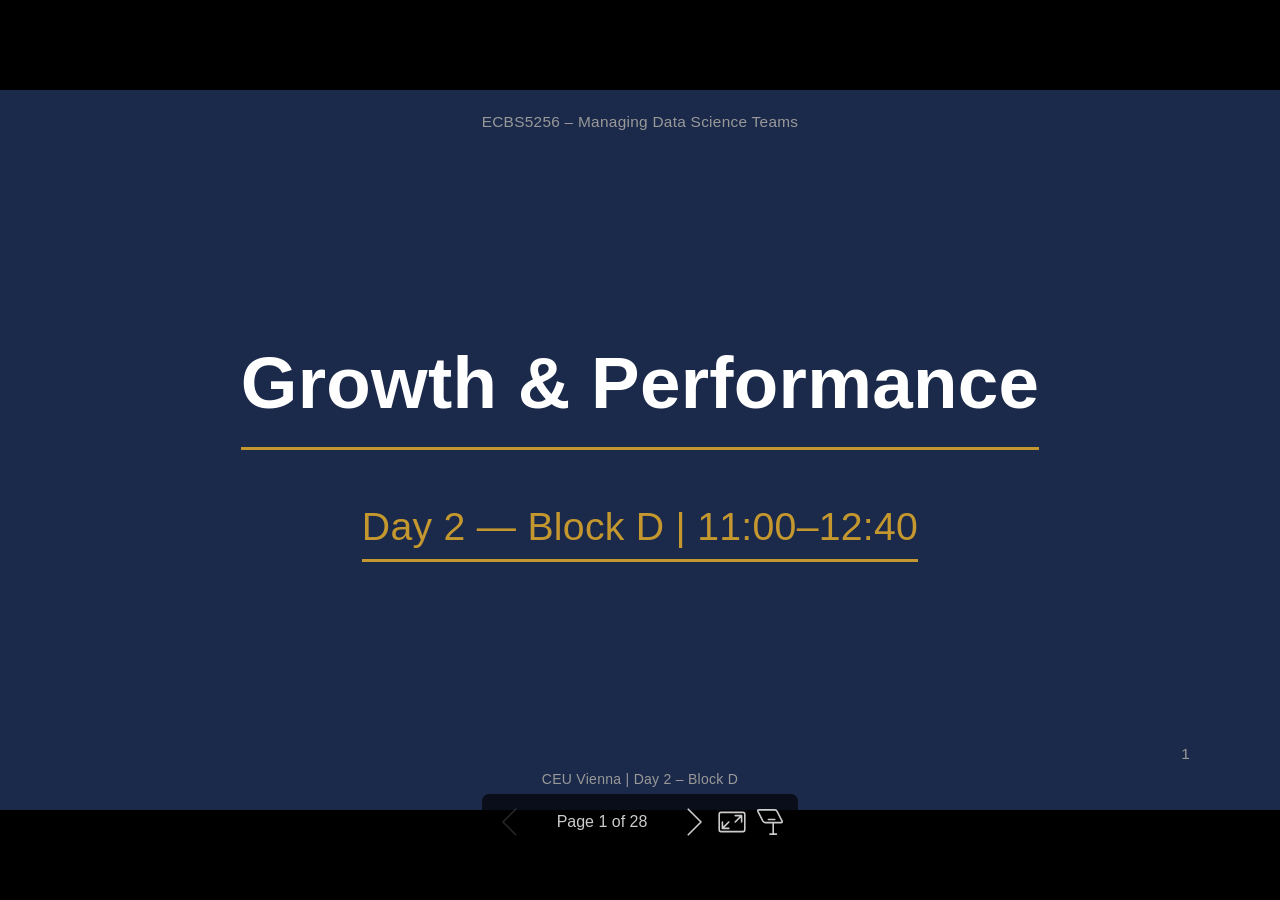
<file: day-2/block-d-growth/slides.html>
<!DOCTYPE html><html lang="POSIX"><head><title>Growth &amp; Performance</title><meta property="og:title" content="Growth &amp; Performance"><meta charset="UTF-8"><meta name="viewport" content="width=device-width,height=device-height,initial-scale=1.0"><meta name="apple-mobile-web-app-capable" content="yes"><meta http-equiv="X-UA-Compatible" content="ie=edge"><meta property="og:type" content="website"><meta name="twitter:card" content="summary"><style>@media screen{body[data-bespoke-view=""] .bespoke-marp-parent>.bespoke-marp-osc>button,body[data-bespoke-view=next] .bespoke-marp-parent>.bespoke-marp-osc>button,body[data-bespoke-view=presenter] .bespoke-marp-presenter-container .bespoke-marp-presenter-info-container button,body[data-bespoke-view=presenter] .bespoke-marp-presenter-container .bespoke-marp-presenter-note-container button{appearance:none;background-color:initial;border:0;color:inherit;cursor:pointer;font-size:inherit;opacity:.8;outline:none;padding:0;transition:opacity .2s linear;-webkit-tap-highlight-color:transparent}body[data-bespoke-view=""] .bespoke-marp-parent>.bespoke-marp-osc>button:disabled,body[data-bespoke-view=next] .bespoke-marp-parent>.bespoke-marp-osc>button:disabled,body[data-bespoke-view=presenter] .bespoke-marp-presenter-container .bespoke-marp-presenter-info-container button:disabled,body[data-bespoke-view=presenter] .bespoke-marp-presenter-container .bespoke-marp-presenter-note-container button:disabled{cursor:not-allowed;opacity:.15!important}body[data-bespoke-view=""] .bespoke-marp-parent>.bespoke-marp-osc>button:hover,body[data-bespoke-view=next] .bespoke-marp-parent>.bespoke-marp-osc>button:hover,body[data-bespoke-view=presenter] .bespoke-marp-presenter-container .bespoke-marp-presenter-info-container button:hover,body[data-bespoke-view=presenter] .bespoke-marp-presenter-container .bespoke-marp-presenter-note-container button:hover{opacity:1}body[data-bespoke-view=""] .bespoke-marp-parent>.bespoke-marp-osc>button:hover:active,body[data-bespoke-view=next] .bespoke-marp-parent>.bespoke-marp-osc>button:hover:active,body[data-bespoke-view=presenter] .bespoke-marp-presenter-container .bespoke-marp-presenter-info-container button:hover:active,body[data-bespoke-view=presenter] .bespoke-marp-presenter-container .bespoke-marp-presenter-note-container button:hover:active{opacity:.6}body[data-bespoke-view=""] .bespoke-marp-parent>.bespoke-marp-osc>button:hover:not(:disabled),body[data-bespoke-view=next] .bespoke-marp-parent>.bespoke-marp-osc>button:hover:not(:disabled),body[data-bespoke-view=presenter] .bespoke-marp-presenter-container .bespoke-marp-presenter-info-container button:hover:not(:disabled),body[data-bespoke-view=presenter] .bespoke-marp-presenter-container .bespoke-marp-presenter-note-container button:hover:not(:disabled){transition:none}body[data-bespoke-view=""] .bespoke-marp-parent>.bespoke-marp-osc>button[data-bespoke-marp-osc=prev],body[data-bespoke-view=next] .bespoke-marp-parent>.bespoke-marp-osc>button[data-bespoke-marp-osc=prev],body[data-bespoke-view=presenter] .bespoke-marp-presenter-container .bespoke-marp-presenter-info-container button.bespoke-marp-presenter-info-page-prev{background:#0000 url("[data-uri]") no-repeat 50%;background-size:contain;overflow:hidden;text-indent:100%;white-space:nowrap}body[data-bespoke-view=""] .bespoke-marp-parent>.bespoke-marp-osc>button[data-bespoke-marp-osc=next],body[data-bespoke-view=next] .bespoke-marp-parent>.bespoke-marp-osc>button[data-bespoke-marp-osc=next],body[data-bespoke-view=presenter] .bespoke-marp-presenter-container .bespoke-marp-presenter-info-container button.bespoke-marp-presenter-info-page-next{background:#0000 url("[data-uri]") no-repeat 50%;background-size:contain;overflow:hidden;text-indent:100%;white-space:nowrap}body[data-bespoke-view=""] .bespoke-marp-parent>.bespoke-marp-osc>button[data-bespoke-marp-osc=fullscreen],body[data-bespoke-view=next] .bespoke-marp-parent>.bespoke-marp-osc>button[data-bespoke-marp-osc=fullscreen]{background:#0000 url("[data-uri]") no-repeat 50%;background-size:contain;overflow:hidden;text-indent:100%;white-space:nowrap}body[data-bespoke-view=""] .bespoke-marp-parent>.bespoke-marp-osc>button.exit[data-bespoke-marp-osc=fullscreen],body[data-bespoke-view=next] .bespoke-marp-parent>.bespoke-marp-osc>button.exit[data-bespoke-marp-osc=fullscreen]{background-image:url("[data-uri]")}body[data-bespoke-view=""] .bespoke-marp-parent>.bespoke-marp-osc>button[data-bespoke-marp-osc=presenter],body[data-bespoke-view=next] .bespoke-marp-parent>.bespoke-marp-osc>button[data-bespoke-marp-osc=presenter]{background:#0000 url("[data-uri]") no-repeat 50%;background-size:contain;overflow:hidden;text-indent:100%;white-space:nowrap}body[data-bespoke-view=presenter] .bespoke-marp-presenter-container .bespoke-marp-presenter-note-container button.bespoke-marp-presenter-note-bigger{background:#0000 url("[data-uri]") no-repeat 50%;background-size:contain;overflow:hidden;text-indent:100%;white-space:nowrap}body[data-bespoke-view=presenter] .bespoke-marp-presenter-container .bespoke-marp-presenter-note-container button.bespoke-marp-presenter-note-smaller{background:#0000 url("[data-uri]") no-repeat 50%;background-size:contain;overflow:hidden;text-indent:100%;white-space:nowrap}}@keyframes __bespoke_marp_transition_reduced_outgoing__{0%{opacity:1}to{opacity:0}}@keyframes __bespoke_marp_transition_reduced_incoming__{0%{mix-blend-mode:plus-lighter;opacity:0}to{mix-blend-mode:plus-lighter;opacity:1}}.bespoke-marp-note,.bespoke-marp-osc,.bespoke-progress-parent{display:none;transition:none}@media screen{::view-transition-group(*){animation-duration:var(--marp-bespoke-transition-animation-duration,.5s);animation-timing-function:ease}::view-transition-new(*),::view-transition-old(*){animation-delay:0s;animation-direction:var(--marp-bespoke-transition-animation-direction,normal);animation-duration:var(--marp-bespoke-transition-animation-duration,.5s);animation-fill-mode:both;animation-name:var(--marp-bespoke-transition-animation-name,var(--marp-bespoke-transition-animation-name-fallback,__bespoke_marp_transition_no_animation__));mix-blend-mode:normal}::view-transition-old(*){--marp-bespoke-transition-animation-name-fallback:__bespoke_marp_transition_reduced_outgoing__;animation-timing-function:ease}::view-transition-new(*){--marp-bespoke-transition-animation-name-fallback:__bespoke_marp_transition_reduced_incoming__;animation-timing-function:ease}::view-transition-new(root),::view-transition-old(root){animation-timing-function:linear}::view-transition-new(__bespoke_marp_transition_osc__),::view-transition-old(__bespoke_marp_transition_osc__){animation-duration:0s!important;animation-name:__bespoke_marp_transition_osc__!important}::view-transition-new(__bespoke_marp_transition_osc__){opacity:0!important}.bespoke-marp-transition-warming-up::view-transition-group(*),.bespoke-marp-transition-warming-up::view-transition-new(*),.bespoke-marp-transition-warming-up::view-transition-old(*){animation-play-state:paused!important}body,html{height:100%;margin:0}body{background:#000;overflow:hidden}svg.bespoke-marp-slide{content-visibility:hidden;opacity:0;pointer-events:none;z-index:-1}svg.bespoke-marp-slide:not(.bespoke-marp-active) *{view-transition-name:none!important}svg.bespoke-marp-slide.bespoke-marp-active{content-visibility:visible;opacity:1;pointer-events:auto;z-index:0}svg.bespoke-marp-slide.bespoke-marp-active.bespoke-marp-active-ready *{animation-name:__bespoke_marp__!important}@supports not (content-visibility:hidden){svg.bespoke-marp-slide[data-bespoke-marp-load=hideable]{display:none}svg.bespoke-marp-slide[data-bespoke-marp-load=hideable].bespoke-marp-active{display:block}}}@media screen and (prefers-reduced-motion:reduce){svg.bespoke-marp-slide *{view-transition-name:none!important}}@media screen{[data-bespoke-marp-fragment=inactive]{visibility:hidden}body[data-bespoke-view=""] .bespoke-marp-parent,body[data-bespoke-view=next] .bespoke-marp-parent{inset:0;position:absolute}body[data-bespoke-view=""] .bespoke-marp-parent>.bespoke-marp-osc,body[data-bespoke-view=next] .bespoke-marp-parent>.bespoke-marp-osc{background:#000000a6;border-radius:7px;bottom:50px;color:#fff;contain:paint;display:block;font-family:Helvetica,Arial,sans-serif;font-size:16px;left:50%;line-height:0;opacity:1;padding:12px;position:absolute;touch-action:manipulation;transform:translateX(-50%);transition:opacity .2s linear;-webkit-user-select:none;user-select:none;white-space:nowrap;will-change:transform;z-index:1;view-transition-name:__bespoke_marp_transition_osc__}body[data-bespoke-view=""] .bespoke-marp-parent>.bespoke-marp-osc>*,body[data-bespoke-view=next] .bespoke-marp-parent>.bespoke-marp-osc>*{margin-left:6px}body[data-bespoke-view=""] .bespoke-marp-parent>.bespoke-marp-osc>:first-child,body[data-bespoke-view=next] .bespoke-marp-parent>.bespoke-marp-osc>:first-child{margin-left:0}body[data-bespoke-view=""] .bespoke-marp-parent>.bespoke-marp-osc>span,body[data-bespoke-view=next] .bespoke-marp-parent>.bespoke-marp-osc>span{opacity:.8}body[data-bespoke-view=""] .bespoke-marp-parent>.bespoke-marp-osc>span[data-bespoke-marp-osc=page],body[data-bespoke-view=next] .bespoke-marp-parent>.bespoke-marp-osc>span[data-bespoke-marp-osc=page]{display:inline-block;min-width:140px;text-align:center}body[data-bespoke-view=""] .bespoke-marp-parent>.bespoke-marp-osc>button[data-bespoke-marp-osc=fullscreen],body[data-bespoke-view=""] .bespoke-marp-parent>.bespoke-marp-osc>button[data-bespoke-marp-osc=next],body[data-bespoke-view=""] .bespoke-marp-parent>.bespoke-marp-osc>button[data-bespoke-marp-osc=presenter],body[data-bespoke-view=""] .bespoke-marp-parent>.bespoke-marp-osc>button[data-bespoke-marp-osc=prev],body[data-bespoke-view=next] .bespoke-marp-parent>.bespoke-marp-osc>button[data-bespoke-marp-osc=fullscreen],body[data-bespoke-view=next] .bespoke-marp-parent>.bespoke-marp-osc>button[data-bespoke-marp-osc=next],body[data-bespoke-view=next] .bespoke-marp-parent>.bespoke-marp-osc>button[data-bespoke-marp-osc=presenter],body[data-bespoke-view=next] .bespoke-marp-parent>.bespoke-marp-osc>button[data-bespoke-marp-osc=prev]{height:32px;line-height:32px;width:32px}body[data-bespoke-view=""] .bespoke-marp-parent.bespoke-marp-inactive,body[data-bespoke-view=next] .bespoke-marp-parent.bespoke-marp-inactive{cursor:none}body[data-bespoke-view=""] .bespoke-marp-parent.bespoke-marp-inactive>.bespoke-marp-osc,body[data-bespoke-view=next] .bespoke-marp-parent.bespoke-marp-inactive>.bespoke-marp-osc{opacity:0;pointer-events:none}body[data-bespoke-view=""] svg.bespoke-marp-slide,body[data-bespoke-view=next] svg.bespoke-marp-slide{height:100%;left:0;position:absolute;top:0;width:100%}body[data-bespoke-view=""] .bespoke-progress-parent{background:#222;display:flex;height:5px;width:100%}body[data-bespoke-view=""] .bespoke-progress-parent+.bespoke-marp-parent{top:5px}body[data-bespoke-view=""] .bespoke-progress-parent .bespoke-progress-bar{background:#0288d1;flex:0 0 0;transition:flex-basis .2s cubic-bezier(0,1,1,1)}body[data-bespoke-view=next]{background:#0000}body[data-bespoke-view=presenter]{background:#161616}body[data-bespoke-view=presenter] .bespoke-marp-presenter-container{display:grid;font-family:Helvetica,Arial,sans-serif;grid-template:"current dragbar next" minmax(140px,1fr) "current dragbar note" 2fr "info    dragbar note" 3em;grid-template-columns:minmax(3px,var(--bespoke-marp-presenter-split-ratio,66%)) 0 minmax(3px,1fr);height:100%;left:0;position:absolute;top:0;width:100%}body[data-bespoke-view=presenter] .bespoke-marp-presenter-container .bespoke-marp-parent{grid-area:current;overflow:hidden;position:relative}body[data-bespoke-view=presenter] .bespoke-marp-presenter-container .bespoke-marp-parent svg.bespoke-marp-slide{height:calc(100% - 40px);left:20px;pointer-events:none;position:absolute;top:20px;-webkit-user-select:none;user-select:none;width:calc(100% - 40px)}body[data-bespoke-view=presenter] .bespoke-marp-presenter-container .bespoke-marp-parent svg.bespoke-marp-slide.bespoke-marp-active{filter:drop-shadow(0 3px 10px rgba(0,0,0,.5))}body[data-bespoke-view=presenter] .bespoke-marp-presenter-container .bespoke-marp-presenter-dragbar-container{background:#0288d1;cursor:col-resize;grid-area:dragbar;margin-left:-3px;opacity:0;position:relative;transition:opacity .4s linear .1s;width:6px;z-index:10}body[data-bespoke-view=presenter] .bespoke-marp-presenter-container .bespoke-marp-presenter-dragbar-container:hover{opacity:1}body[data-bespoke-view=presenter] .bespoke-marp-presenter-container .bespoke-marp-presenter-dragbar-container.active{opacity:1;transition-delay:0s}body[data-bespoke-view=presenter] .bespoke-marp-presenter-container .bespoke-marp-presenter-next-container{background:#222;cursor:pointer;display:none;grid-area:next;overflow:hidden;position:relative}body[data-bespoke-view=presenter] .bespoke-marp-presenter-container .bespoke-marp-presenter-next-container.active{display:block}body[data-bespoke-view=presenter] .bespoke-marp-presenter-container .bespoke-marp-presenter-next-container iframe.bespoke-marp-presenter-next{background:#0000;border:0;display:block;filter:drop-shadow(0 3px 10px rgba(0,0,0,.5));height:calc(100% - 40px);left:20px;pointer-events:none;position:absolute;top:20px;-webkit-user-select:none;user-select:none;width:calc(100% - 40px)}body[data-bespoke-view=presenter] .bespoke-marp-presenter-container .bespoke-marp-presenter-note-container{background:#222;color:#eee;grid-area:note;position:relative;z-index:1}body[data-bespoke-view=presenter] .bespoke-marp-presenter-container .bespoke-marp-presenter-note-container button{height:1.5em;line-height:1.5em;width:1.5em}body[data-bespoke-view=presenter] .bespoke-marp-presenter-container .bespoke-marp-presenter-note-container .bespoke-marp-presenter-note-wrapper{display:block;inset:0;position:absolute}body[data-bespoke-view=presenter] .bespoke-marp-presenter-container .bespoke-marp-presenter-note-container .bespoke-marp-presenter-note-buttons{background:#000000a6;border-radius:4px;bottom:0;display:flex;gap:4px;margin:12px;opacity:0;padding:6px;pointer-events:none;position:absolute;right:0;transition:opacity .2s linear}body[data-bespoke-view=presenter] .bespoke-marp-presenter-container .bespoke-marp-presenter-note-container .bespoke-marp-presenter-note-buttons:focus-within,body[data-bespoke-view=presenter] .bespoke-marp-presenter-container .bespoke-marp-presenter-note-container .bespoke-marp-presenter-note-wrapper:focus-within+.bespoke-marp-presenter-note-buttons,body[data-bespoke-view=presenter] .bespoke-marp-presenter-container .bespoke-marp-presenter-note-container:hover .bespoke-marp-presenter-note-buttons{opacity:1;pointer-events:auto}body[data-bespoke-view=presenter] .bespoke-marp-presenter-container .bespoke-marp-presenter-note-container .bespoke-marp-note{box-sizing:border-box;font-size:calc(1.1em*var(--bespoke-marp-note-font-scale, 1));height:calc(100% - 40px);margin:20px;overflow:auto;padding-right:3px;white-space:pre-wrap;width:calc(100% - 40px);word-wrap:break-word;scrollbar-color:#eeeeee80 #0000;scrollbar-width:thin}body[data-bespoke-view=presenter] .bespoke-marp-presenter-container .bespoke-marp-presenter-note-container .bespoke-marp-note::-webkit-scrollbar{width:6px}body[data-bespoke-view=presenter] .bespoke-marp-presenter-container .bespoke-marp-presenter-note-container .bespoke-marp-note::-webkit-scrollbar-track{background:#0000}body[data-bespoke-view=presenter] .bespoke-marp-presenter-container .bespoke-marp-presenter-note-container .bespoke-marp-note::-webkit-scrollbar-thumb{background:#eeeeee80;border-radius:6px}body[data-bespoke-view=presenter] .bespoke-marp-presenter-container .bespoke-marp-presenter-note-container .bespoke-marp-note:empty{pointer-events:none}body[data-bespoke-view=presenter] .bespoke-marp-presenter-container .bespoke-marp-presenter-note-container .bespoke-marp-note.active{display:block}body[data-bespoke-view=presenter] .bespoke-marp-presenter-container .bespoke-marp-presenter-note-container .bespoke-marp-note p:first-child{margin-top:0}body[data-bespoke-view=presenter] .bespoke-marp-presenter-container .bespoke-marp-presenter-note-container .bespoke-marp-note p:last-child{margin-bottom:0}body[data-bespoke-view=presenter] .bespoke-marp-presenter-container .bespoke-marp-presenter-info-container{align-items:center;box-sizing:border-box;color:#eee;display:flex;flex-wrap:nowrap;grid-area:info;justify-content:center;overflow:hidden;padding:0 10px}body[data-bespoke-view=presenter] .bespoke-marp-presenter-container .bespoke-marp-presenter-info-container .bespoke-marp-presenter-info-page,body[data-bespoke-view=presenter] .bespoke-marp-presenter-container .bespoke-marp-presenter-info-container .bespoke-marp-presenter-info-time,body[data-bespoke-view=presenter] .bespoke-marp-presenter-container .bespoke-marp-presenter-info-container .bespoke-marp-presenter-info-timer{box-sizing:border-box;display:block;padding:0 10px;white-space:nowrap;width:100%}body[data-bespoke-view=presenter] .bespoke-marp-presenter-container .bespoke-marp-presenter-info-container button{height:1.5em;line-height:1.5em;width:1.5em}body[data-bespoke-view=presenter] .bespoke-marp-presenter-container .bespoke-marp-presenter-info-container .bespoke-marp-presenter-info-page{order:2;text-align:center}body[data-bespoke-view=presenter] .bespoke-marp-presenter-container .bespoke-marp-presenter-info-container .bespoke-marp-presenter-info-page .bespoke-marp-presenter-info-page-text{display:inline-block;min-width:120px;text-align:center}body[data-bespoke-view=presenter] .bespoke-marp-presenter-container .bespoke-marp-presenter-info-container .bespoke-marp-presenter-info-time{color:#999;order:1;text-align:left}body[data-bespoke-view=presenter] .bespoke-marp-presenter-container .bespoke-marp-presenter-info-container .bespoke-marp-presenter-info-timer{color:#999;order:3;text-align:right}body[data-bespoke-view=presenter] .bespoke-marp-presenter-container .bespoke-marp-presenter-info-container .bespoke-marp-presenter-info-timer:hover{cursor:pointer}}@media print{.bespoke-marp-presenter-info-container,.bespoke-marp-presenter-next-container,.bespoke-marp-presenter-note-container{display:none}}</style><style>div#\:\$p > svg > foreignObject > section{width:1280px;height:720px;box-sizing:border-box;overflow:hidden;position:relative;scroll-snap-align:center center;-webkit-text-size-adjust:100%;text-size-adjust:100%}div#\:\$p > svg > foreignObject > section::after{bottom:0;content:attr(data-marpit-pagination);padding:inherit;pointer-events:none;position:absolute;right:0}div#\:\$p > svg > foreignObject > section:not([data-marpit-pagination])::after{display:none}div#\:\$p > svg > foreignObject > section :is(h1, marp-h1){font-size:2em;margin-block:0.67em}div#\:\$p > svg > foreignObject > section video::-webkit-media-controls{will-change:transform}@page {size:1280px 720px;margin:0}@media print{html, body{background-color:#fff;margin:0;page-break-inside:avoid;break-inside:avoid-page}div#\:\$p > svg > foreignObject > section{page-break-before:always;break-before:page}div#\:\$p > svg > foreignObject > section, div#\:\$p > svg > foreignObject > section *{-webkit-print-color-adjust:exact!important;animation-delay:0s!important;animation-duration:0s!important;color-adjust:exact!important;print-color-adjust:exact!important;transition:none!important}div#\:\$p > svg[data-marpit-svg]{display:block;height:100vh;width:100vw}}div#\:\$p > svg > foreignObject > section{--focus-outlineColor:light-dark(#0969da, #1f6feb);--fgColor-default:light-dark(#1f2328, #f0f6fc);--fgColor-muted:light-dark(#59636e, #9198a1);--fgColor-accent:light-dark(#0969da, #4493f8);--fgColor-success:light-dark(#1a7f37, #3fb950);--fgColor-attention:light-dark(#9a6700, #d29922);--fgColor-danger:light-dark(#d1242f, #f85149);--fgColor-done:light-dark(#8250df, #ab7df8);--bgColor-default:light-dark(#fff, #0d1117);--bgColor-muted:light-dark(#f6f8fa, #151b23);--bgColor-neutral-muted:light-dark(#818b981f, #656c7633);--bgColor-attention-muted:light-dark(#fff8c5, #bb800926);--borderColor-default:light-dark(#d1d9e0, #3d444d);--borderColor-muted:light-dark(#d1d9e0b3, #3d444db3);--borderColor-neutral-muted:light-dark(#d1d9e0b3, #3d444db3);--borderColor-accent-emphasis:light-dark(#0969da, #1f6feb);--borderColor-success-emphasis:light-dark(#1a7f37, #238636);--borderColor-attention-emphasis:light-dark(#9a6700, #9e6a03);--borderColor-danger-emphasis:light-dark(#cf222e, #da3633);--borderColor-done-emphasis:light-dark(#8250df, #8957e5);--color-prettylights-syntax-comment:light-dark(#59636e, #9198a1);--color-prettylights-syntax-constant:light-dark(#0550ae, #79c0ff);--color-prettylights-syntax-constant-other-reference-link:light-dark(#0a3069, #a5d6ff);--color-prettylights-syntax-entity:light-dark(#6639ba, #d2a8ff);--color-prettylights-syntax-storage-modifier-import:light-dark(#1f2328, #f0f6fc);--color-prettylights-syntax-entity-tag:light-dark(#0550ae, #7ee787);--color-prettylights-syntax-keyword:light-dark(#cf222e, #ff7b72);--color-prettylights-syntax-string:light-dark(#0a3069, #a5d6ff);--color-prettylights-syntax-variable:light-dark(#953800, #ffa657);--color-prettylights-syntax-brackethighlighter-unmatched:light-dark(#82071e, #f85149);--color-prettylights-syntax-brackethighlighter-angle:light-dark(#59636e, #9198a1);--color-prettylights-syntax-invalid-illegal-text:light-dark(#f6f8fa, #f0f6fc);--color-prettylights-syntax-invalid-illegal-bg:light-dark(#82071e, #8e1519);--color-prettylights-syntax-carriage-return-text:light-dark(#f6f8fa, #f0f6fc);--color-prettylights-syntax-carriage-return-bg:light-dark(#cf222e, #b62324);--color-prettylights-syntax-string-regexp:light-dark(#116329, #7ee787);--color-prettylights-syntax-markup-list:light-dark(#3b2300, #f2cc60);--color-prettylights-syntax-markup-heading:light-dark(#0550ae, #1f6feb);--color-prettylights-syntax-markup-italic:light-dark(#1f2328, #f0f6fc);--color-prettylights-syntax-markup-bold:light-dark(#1f2328, #f0f6fc);--color-prettylights-syntax-markup-deleted-text:light-dark(#82071e, #ffdcd7);--color-prettylights-syntax-markup-deleted-bg:light-dark(#ffebe9, #67060c);--color-prettylights-syntax-markup-inserted-text:light-dark(#116329, #aff5b4);--color-prettylights-syntax-markup-inserted-bg:light-dark(#dafbe1, #033a16);--color-prettylights-syntax-markup-changed-text:light-dark(#953800, #ffdfb6);--color-prettylights-syntax-markup-changed-bg:light-dark(#ffd8b5, #5a1e02);--color-prettylights-syntax-markup-ignored-text:light-dark(#d1d9e0, #f0f6fc);--color-prettylights-syntax-markup-ignored-bg:light-dark(#0550ae, #1158c7);--color-prettylights-syntax-meta-diff-range:light-dark(#8250df, #d2a8ff);--color-prettylights-syntax-sublimelinter-gutter-mark:light-dark(#818b98, #3d444d);--base-size-4:calc(var(--marpit-root-font-size, 1rem) * 0.25);--base-size-8:calc(var(--marpit-root-font-size, 1rem) * 0.5);--base-size-16:calc(var(--marpit-root-font-size, 1rem) * 1);--base-size-24:calc(var(--marpit-root-font-size, 1rem) * 1.5);--base-size-40:calc(var(--marpit-root-font-size, 1rem) * 2.5);--base-text-weight-normal:400;--base-text-weight-medium:500;--base-text-weight-semibold:600;--fontStack-monospace:ui-monospace, SFMono-Regular, SF Mono, Menlo, Consolas, Liberation Mono, monospace;--fgColor-accent:Highlight;}/*!
 * Marp default theme.
 *
 * @theme default
 * @author Yuki Hattori
 *
 * @auto-scaling true
 * @size 16:9 1280px 720px
 * @size 4:3 960px 720px
 */div#\:\$p > svg > foreignObject > section [data-theme=light],div#\:\$p > svg > foreignObject > section{color-scheme:light}div#\:\$p > svg > foreignObject > section [data-theme=dark],div#\:\$p > svg > foreignObject > section:where(.invert){color-scheme:dark}div#\:\$p > svg > foreignObject > section{-ms-text-size-adjust:100%;-webkit-text-size-adjust:100%;background-color:var(--bgColor-default);color:var(--fgColor-default);font-family:-apple-system,BlinkMacSystemFont,Segoe UI,Noto Sans,Helvetica,Arial,sans-serif,Apple Color Emoji,Segoe UI Emoji;font-size:16px;line-height:1.5;margin:0;word-wrap:break-word}div#\:\$p > svg > foreignObject > section{--marpit-root-font-size:16px}div#\:\$p > svg > foreignObject > section :is(h1, marp-h1):hover .anchor .octicon-link:before,div#\:\$p > svg > foreignObject > section :is(h2, marp-h2):hover .anchor .octicon-link:before,div#\:\$p > svg > foreignObject > section :is(h3, marp-h3):hover .anchor .octicon-link:before,div#\:\$p > svg > foreignObject > section :is(h4, marp-h4):hover .anchor .octicon-link:before,div#\:\$p > svg > foreignObject > section :is(h5, marp-h5):hover .anchor .octicon-link:before,div#\:\$p > svg > foreignObject > section :is(h6, marp-h6):hover .anchor .octicon-link:before{background-color:currentColor;content:" ";display:inline-block;height:16px;-webkit-mask-image:url('data:image/svg+xml;charset=utf-8,<svg xmlns="http://www.w3.org/2000/svg" aria-hidden="true" viewBox="0 0 16 16"><path fill-rule="evenodd" d="M7.775 3.275a.75.75 0 0 0 1.06 1.06l1.25-1.25a2 2 0 1 1 2.83 2.83l-2.5 2.5a2 2 0 0 1-2.83 0 .75.75 0 0 0-1.06 1.06 3.5 3.5 0 0 0 4.95 0l2.5-2.5a3.5 3.5 0 0 0-4.95-4.95zm-4.69 9.64a2 2 0 0 1 0-2.83l2.5-2.5a2 2 0 0 1 2.83 0 .75.75 0 0 0 1.06-1.06 3.5 3.5 0 0 0-4.95 0l-2.5 2.5a3.5 3.5 0 0 0 4.95 4.95l1.25-1.25a.75.75 0 0 0-1.06-1.06l-1.25 1.25a2 2 0 0 1-2.83 0"/></svg>');mask-image:url('data:image/svg+xml;charset=utf-8,<svg xmlns="http://www.w3.org/2000/svg" aria-hidden="true" viewBox="0 0 16 16"><path fill-rule="evenodd" d="M7.775 3.275a.75.75 0 0 0 1.06 1.06l1.25-1.25a2 2 0 1 1 2.83 2.83l-2.5 2.5a2 2 0 0 1-2.83 0 .75.75 0 0 0-1.06 1.06 3.5 3.5 0 0 0 4.95 0l2.5-2.5a3.5 3.5 0 0 0-4.95-4.95zm-4.69 9.64a2 2 0 0 1 0-2.83l2.5-2.5a2 2 0 0 1 2.83 0 .75.75 0 0 0 1.06-1.06 3.5 3.5 0 0 0-4.95 0l-2.5 2.5a3.5 3.5 0 0 0 4.95 4.95l1.25-1.25a.75.75 0 0 0-1.06-1.06l-1.25 1.25a2 2 0 0 1-2.83 0"/></svg>');width:16px}div#\:\$p > svg > foreignObject > section details,div#\:\$p > svg > foreignObject > section figcaption,div#\:\$p > svg > foreignObject > section figure{display:block}div#\:\$p > svg > foreignObject > section summary{display:list-item}div#\:\$p > svg > foreignObject > section [hidden]{display:none!important}div#\:\$p > svg > foreignObject > section a{background-color:transparent;color:var(--fgColor-accent);text-decoration:none}div#\:\$p > svg > foreignObject > section abbr[title]{border-bottom:none;-webkit-text-decoration:underline dotted;text-decoration:underline dotted}div#\:\$p > svg > foreignObject > section b,div#\:\$p > svg > foreignObject > section strong{font-weight:var(--base-text-weight-semibold, 600)}div#\:\$p > svg > foreignObject > section dfn{font-style:italic}div#\:\$p > svg > foreignObject > section :is(h1, marp-h1){border-bottom:1px solid var(--borderColor-muted);font-size:2em;font-weight:var(--base-text-weight-semibold, 600);margin:.67em 0;padding-bottom:.3em}div#\:\$p > svg > foreignObject > section mark{background-color:var(--bgColor-attention-muted);color:var(--fgColor-default)}div#\:\$p > svg > foreignObject > section small{font-size:90%}div#\:\$p > svg > foreignObject > section sub,div#\:\$p > svg > foreignObject > section sup{font-size:75%;line-height:0;position:relative;vertical-align:baseline}div#\:\$p > svg > foreignObject > section sub{bottom:-.25em}div#\:\$p > svg > foreignObject > section sup{top:-.5em}div#\:\$p > svg > foreignObject > section img{border-style:none;box-sizing:content-box;max-width:100%}div#\:\$p > svg > foreignObject > section code,div#\:\$p > svg > foreignObject > section kbd,div#\:\$p > svg > foreignObject > section :is(pre, marp-pre),div#\:\$p > svg > foreignObject > section samp{font-family:monospace;font-size:1em}div#\:\$p > svg > foreignObject > section figure{margin:1em var(--base-size-40)}div#\:\$p > svg > foreignObject > section hr{background:transparent;background-color:var(--borderColor-default);border:0;box-sizing:content-box;height:.25em;margin:var(--base-size-24) 0;overflow:hidden;padding:0}div#\:\$p > svg > foreignObject > section input{font:inherit;font-family:inherit;font-size:inherit;line-height:inherit;margin:0;overflow:visible}div#\:\$p > svg > foreignObject > section [type=button],div#\:\$p > svg > foreignObject > section [type=reset],div#\:\$p > svg > foreignObject > section [type=submit]{-webkit-appearance:button;-moz-appearance:button;appearance:button}div#\:\$p > svg > foreignObject > section [type=checkbox],div#\:\$p > svg > foreignObject > section [type=radio]{box-sizing:border-box;padding:0}div#\:\$p > svg > foreignObject > section [type=number]::-webkit-inner-spin-button,div#\:\$p > svg > foreignObject > section [type=number]::-webkit-outer-spin-button{height:auto}div#\:\$p > svg > foreignObject > section [type=search]::-webkit-search-cancel-button,div#\:\$p > svg > foreignObject > section [type=search]::-webkit-search-decoration{-webkit-appearance:none;appearance:none}div#\:\$p > svg > foreignObject > section ::-webkit-input-placeholder{color:inherit;opacity:.54}div#\:\$p > svg > foreignObject > section ::-webkit-file-upload-button{-webkit-appearance:button;appearance:button;font:inherit}div#\:\$p > svg > foreignObject > section a:hover{text-decoration:underline}div#\:\$p > svg > foreignObject > section ::-moz-placeholder{color:var(--fgColor-muted);opacity:1}div#\:\$p > svg > foreignObject > section ::placeholder{color:var(--fgColor-muted);opacity:1}div#\:\$p > svg > foreignObject > section hr:after,div#\:\$p > svg > foreignObject > section hr:before{content:"";display:table}div#\:\$p > svg > foreignObject > section hr:after{clear:both}div#\:\$p > svg > foreignObject > section table{border-collapse:collapse;border-spacing:0;display:block;font-variant:tabular-nums;max-width:100%;overflow:auto;width:-moz-max-content;width:max-content}div#\:\$p > svg > foreignObject > section td,div#\:\$p > svg > foreignObject > section th{padding:0}div#\:\$p > svg > foreignObject > section details summary{cursor:pointer}div#\:\$p > svg > foreignObject > section [role=button]:focus,div#\:\$p > svg > foreignObject > section a:focus,div#\:\$p > svg > foreignObject > section input[type=checkbox]:focus,div#\:\$p > svg > foreignObject > section input[type=radio]:focus{box-shadow:none;outline:2px solid var(--focus-outlineColor);outline-offset:-2px}div#\:\$p > svg > foreignObject > section [role=button]:focus:not(:focus-visible),div#\:\$p > svg > foreignObject > section a:focus:not(:focus-visible),div#\:\$p > svg > foreignObject > section input[type=checkbox]:focus:not(:focus-visible),div#\:\$p > svg > foreignObject > section input[type=radio]:focus:not(:focus-visible){outline:1px solid transparent}div#\:\$p > svg > foreignObject > section [role=button]:focus-visible,div#\:\$p > svg > foreignObject > section a:focus-visible,div#\:\$p > svg > foreignObject > section input[type=checkbox]:focus-visible,div#\:\$p > svg > foreignObject > section input[type=radio]:focus-visible{box-shadow:none;outline:2px solid var(--focus-outlineColor);outline-offset:-2px}div#\:\$p > svg > foreignObject > section a:not([class]):focus,div#\:\$p > svg > foreignObject > section a:not([class]):focus-visible,div#\:\$p > svg > foreignObject > section input[type=checkbox]:focus,div#\:\$p > svg > foreignObject > section input[type=checkbox]:focus-visible,div#\:\$p > svg > foreignObject > section input[type=radio]:focus,div#\:\$p > svg > foreignObject > section input[type=radio]:focus-visible{outline-offset:0}div#\:\$p > svg > foreignObject > section kbd{background-color:var(--bgColor-muted);border-bottom-color:var(--borderColor-neutral-muted);border:1px solid var(--borderColor-neutral-muted);border-radius:6px;box-shadow:inset 0 -1px 0 var(--borderColor-neutral-muted);color:var(--fgColor-default);display:inline-block;font:11px var(--fontStack-monospace, ui-monospace, SFMono-Regular, SF Mono, Menlo, Consolas, Liberation Mono, monospace);line-height:10px;padding:var(--base-size-4);vertical-align:middle}div#\:\$p > svg > foreignObject > section :is(h1, marp-h1),div#\:\$p > svg > foreignObject > section :is(h2, marp-h2),div#\:\$p > svg > foreignObject > section :is(h3, marp-h3),div#\:\$p > svg > foreignObject > section :is(h4, marp-h4),div#\:\$p > svg > foreignObject > section :is(h5, marp-h5),div#\:\$p > svg > foreignObject > section :is(h6, marp-h6){font-weight:var(--base-text-weight-semibold, 600);line-height:1.25;margin-bottom:var(--base-size-16);margin-top:var(--base-size-24)}div#\:\$p > svg > foreignObject > section :is(h2, marp-h2){border-bottom:1px solid var(--borderColor-muted);font-size:1.5em;padding-bottom:.3em}div#\:\$p > svg > foreignObject > section :is(h2, marp-h2),div#\:\$p > svg > foreignObject > section :is(h3, marp-h3){font-weight:var(--base-text-weight-semibold, 600)}div#\:\$p > svg > foreignObject > section :is(h3, marp-h3){font-size:1.25em}div#\:\$p > svg > foreignObject > section :is(h4, marp-h4){font-size:1em}div#\:\$p > svg > foreignObject > section :is(h4, marp-h4),div#\:\$p > svg > foreignObject > section :is(h5, marp-h5){font-weight:var(--base-text-weight-semibold, 600)}div#\:\$p > svg > foreignObject > section :is(h5, marp-h5){font-size:.875em}div#\:\$p > svg > foreignObject > section :is(h6, marp-h6){color:var(--fgColor-muted);font-size:.85em;font-weight:var(--base-text-weight-semibold, 600)}div#\:\$p > svg > foreignObject > section p{margin-bottom:10px;margin-top:0}div#\:\$p > svg > foreignObject > section blockquote{border-left:.25em solid var(--borderColor-default);color:var(--fgColor-muted);margin:0;padding:0 1em}div#\:\$p > svg > foreignObject > section ol,div#\:\$p > svg > foreignObject > section ul{margin-bottom:0;margin-top:0;padding-left:2em}div#\:\$p > svg > foreignObject > section ol ol,div#\:\$p > svg > foreignObject > section ul ol{list-style-type:lower-roman}div#\:\$p > svg > foreignObject > section ol ol ol,div#\:\$p > svg > foreignObject > section ol ul ol,div#\:\$p > svg > foreignObject > section ul ol ol,div#\:\$p > svg > foreignObject > section ul ul ol{list-style-type:lower-alpha}div#\:\$p > svg > foreignObject > section dd{margin-left:0}div#\:\$p > svg > foreignObject > section code,div#\:\$p > svg > foreignObject > section :is(pre, marp-pre),div#\:\$p > svg > foreignObject > section samp,div#\:\$p > svg > foreignObject > section tt{font-family:var(--fontStack-monospace, ui-monospace, SFMono-Regular, SF Mono, Menlo, Consolas, Liberation Mono, monospace);font-size:12px}div#\:\$p > svg > foreignObject > section :is(pre, marp-pre){margin-bottom:0;margin-top:0;word-wrap:normal}div#\:\$p > svg > foreignObject > section .octicon{display:inline-block;fill:currentColor;overflow:visible!important;vertical-align:text-bottom}div#\:\$p > svg > foreignObject > section input::-webkit-inner-spin-button,div#\:\$p > svg > foreignObject > section input::-webkit-outer-spin-button{-webkit-appearance:none;appearance:none;margin:0}div#\:\$p > svg > foreignObject > section .mr-2{margin-right:var(--base-size-8, 8px)!important}div#\:\$p > svg > foreignObject > section:after,div#\:\$p > svg > foreignObject > section:before{display:table}div#\:\$p > svg > foreignObject > section:after{clear:both}div#\:\$p > svg > foreignObject > section>:first-child{margin-top:0!important}div#\:\$p > svg > foreignObject > section>:last-child{margin-bottom:0!important}div#\:\$p > svg > foreignObject > section a:not([href]){color:inherit;text-decoration:none}div#\:\$p > svg > foreignObject > section .absent{color:var(--fgColor-danger)}div#\:\$p > svg > foreignObject > section .anchor{float:left;line-height:1;margin-left:-20px;padding-right:var(--base-size-4)}div#\:\$p > svg > foreignObject > section .anchor:focus{outline:none}div#\:\$p > svg > foreignObject > section blockquote,div#\:\$p > svg > foreignObject > section details,div#\:\$p > svg > foreignObject > section dl,div#\:\$p > svg > foreignObject > section ol,div#\:\$p > svg > foreignObject > section p,div#\:\$p > svg > foreignObject > section :is(pre, marp-pre),div#\:\$p > svg > foreignObject > section table,div#\:\$p > svg > foreignObject > section ul{margin-bottom:var(--base-size-16);margin-top:0}div#\:\$p > svg > foreignObject > section blockquote>:first-child{margin-top:0}div#\:\$p > svg > foreignObject > section blockquote>:last-child{margin-bottom:0}div#\:\$p > svg > foreignObject > section :is(h1, marp-h1) .octicon-link,div#\:\$p > svg > foreignObject > section :is(h2, marp-h2) .octicon-link,div#\:\$p > svg > foreignObject > section :is(h3, marp-h3) .octicon-link,div#\:\$p > svg > foreignObject > section :is(h4, marp-h4) .octicon-link,div#\:\$p > svg > foreignObject > section :is(h5, marp-h5) .octicon-link,div#\:\$p > svg > foreignObject > section :is(h6, marp-h6) .octicon-link{color:var(--fgColor-default);vertical-align:middle;visibility:hidden}div#\:\$p > svg > foreignObject > section :is(h1, marp-h1):hover .anchor,div#\:\$p > svg > foreignObject > section :is(h2, marp-h2):hover .anchor,div#\:\$p > svg > foreignObject > section :is(h3, marp-h3):hover .anchor,div#\:\$p > svg > foreignObject > section :is(h4, marp-h4):hover .anchor,div#\:\$p > svg > foreignObject > section :is(h5, marp-h5):hover .anchor,div#\:\$p > svg > foreignObject > section :is(h6, marp-h6):hover .anchor{text-decoration:none}div#\:\$p > svg > foreignObject > section :is(h1, marp-h1):hover .anchor .octicon-link,div#\:\$p > svg > foreignObject > section :is(h2, marp-h2):hover .anchor .octicon-link,div#\:\$p > svg > foreignObject > section :is(h3, marp-h3):hover .anchor .octicon-link,div#\:\$p > svg > foreignObject > section :is(h4, marp-h4):hover .anchor .octicon-link,div#\:\$p > svg > foreignObject > section :is(h5, marp-h5):hover .anchor .octicon-link,div#\:\$p > svg > foreignObject > section :is(h6, marp-h6):hover .anchor .octicon-link{visibility:visible}div#\:\$p > svg > foreignObject > section :is(h1, marp-h1) code,div#\:\$p > svg > foreignObject > section :is(h1, marp-h1) tt,div#\:\$p > svg > foreignObject > section :is(h2, marp-h2) code,div#\:\$p > svg > foreignObject > section :is(h2, marp-h2) tt,div#\:\$p > svg > foreignObject > section :is(h3, marp-h3) code,div#\:\$p > svg > foreignObject > section :is(h3, marp-h3) tt,div#\:\$p > svg > foreignObject > section :is(h4, marp-h4) code,div#\:\$p > svg > foreignObject > section :is(h4, marp-h4) tt,div#\:\$p > svg > foreignObject > section :is(h5, marp-h5) code,div#\:\$p > svg > foreignObject > section :is(h5, marp-h5) tt,div#\:\$p > svg > foreignObject > section :is(h6, marp-h6) code,div#\:\$p > svg > foreignObject > section :is(h6, marp-h6) tt{font-size:inherit;padding:0 .2em}div#\:\$p > svg > foreignObject > section summary :is(h1, marp-h1),div#\:\$p > svg > foreignObject > section summary :is(h2, marp-h2),div#\:\$p > svg > foreignObject > section summary :is(h3, marp-h3),div#\:\$p > svg > foreignObject > section summary :is(h4, marp-h4),div#\:\$p > svg > foreignObject > section summary :is(h5, marp-h5),div#\:\$p > svg > foreignObject > section summary :is(h6, marp-h6){display:inline-block}div#\:\$p > svg > foreignObject > section summary :is(h1, marp-h1) .anchor,div#\:\$p > svg > foreignObject > section summary :is(h2, marp-h2) .anchor,div#\:\$p > svg > foreignObject > section summary :is(h3, marp-h3) .anchor,div#\:\$p > svg > foreignObject > section summary :is(h4, marp-h4) .anchor,div#\:\$p > svg > foreignObject > section summary :is(h5, marp-h5) .anchor,div#\:\$p > svg > foreignObject > section summary :is(h6, marp-h6) .anchor{margin-left:-40px}div#\:\$p > svg > foreignObject > section summary :is(h1, marp-h1),div#\:\$p > svg > foreignObject > section summary :is(h2, marp-h2){border-bottom:0;padding-bottom:0}div#\:\$p > svg > foreignObject > section ol.no-list,div#\:\$p > svg > foreignObject > section ul.no-list{list-style-type:none;padding:0}div#\:\$p > svg > foreignObject > section ol[type="a s"]{list-style-type:lower-alpha}div#\:\$p > svg > foreignObject > section ol[type="A s"]{list-style-type:upper-alpha}div#\:\$p > svg > foreignObject > section ol[type="i s"]{list-style-type:lower-roman}div#\:\$p > svg > foreignObject > section ol[type="I s"]{list-style-type:upper-roman}div#\:\$p > svg > foreignObject > section div>ol:not([type]),div#\:\$p > svg > foreignObject > section ol[type="1"]{list-style-type:decimal}div#\:\$p > svg > foreignObject > section ol ol,div#\:\$p > svg > foreignObject > section ol ul,div#\:\$p > svg > foreignObject > section ul ol,div#\:\$p > svg > foreignObject > section ul ul{margin-bottom:0;margin-top:0}div#\:\$p > svg > foreignObject > section li>p{margin-top:var(--base-size-16)}div#\:\$p > svg > foreignObject > section li+li{margin-top:.25em}div#\:\$p > svg > foreignObject > section dl{padding:0}div#\:\$p > svg > foreignObject > section dl dt{font-size:1em;font-style:italic;font-weight:var(--base-text-weight-semibold, 600);margin-top:var(--base-size-16);padding:0}div#\:\$p > svg > foreignObject > section dl dd{margin-bottom:var(--base-size-16);padding:0 var(--base-size-16)}div#\:\$p > svg > foreignObject > section table th{font-weight:var(--base-text-weight-semibold, 600)}div#\:\$p > svg > foreignObject > section table td,div#\:\$p > svg > foreignObject > section table th{border:1px solid var(--borderColor-default);padding:6px 13px}div#\:\$p > svg > foreignObject > section table td>:last-child{margin-bottom:0}div#\:\$p > svg > foreignObject > section table tr{background-color:var(--bgColor-default);border-top:1px solid var(--borderColor-muted)}div#\:\$p > svg > foreignObject > section table tr:nth-child(2n){background-color:var(--bgColor-muted)}div#\:\$p > svg > foreignObject > section table img{background-color:transparent}div#\:\$p > svg > foreignObject > section img[align=right]{padding-left:20px}div#\:\$p > svg > foreignObject > section img[align=left]{padding-right:20px}div#\:\$p > svg > foreignObject > section .emoji{background-color:transparent;max-width:none;vertical-align:text-top}div#\:\$p > svg > foreignObject > section :is(span, marp-span).frame,div#\:\$p > svg > foreignObject > section :is(span, marp-span).frame>:is(span, marp-span){display:block;overflow:hidden}div#\:\$p > svg > foreignObject > section :is(span, marp-span).frame>:is(span, marp-span){border:1px solid var(--borderColor-default);float:left;margin:13px 0 0;padding:7px;width:auto}div#\:\$p > svg > foreignObject > section :is(span, marp-span).frame :is(span, marp-span) img{display:block;float:left}div#\:\$p > svg > foreignObject > section :is(span, marp-span).frame :is(span, marp-span) :is(span, marp-span){clear:both;color:var(--fgColor-default);display:block;padding:5px 0 0}div#\:\$p > svg > foreignObject > section :is(span, marp-span).align-center{clear:both;display:block;overflow:hidden}div#\:\$p > svg > foreignObject > section :is(span, marp-span).align-center>:is(span, marp-span){display:block;margin:13px auto 0;overflow:hidden;text-align:center}div#\:\$p > svg > foreignObject > section :is(span, marp-span).align-center :is(span, marp-span) img{margin:0 auto;text-align:center}div#\:\$p > svg > foreignObject > section :is(span, marp-span).align-right{clear:both;display:block;overflow:hidden}div#\:\$p > svg > foreignObject > section :is(span, marp-span).align-right>:is(span, marp-span){display:block;margin:13px 0 0;overflow:hidden;text-align:right}div#\:\$p > svg > foreignObject > section :is(span, marp-span).align-right :is(span, marp-span) img{margin:0;text-align:right}div#\:\$p > svg > foreignObject > section :is(span, marp-span).float-left{display:block;float:left;margin-right:13px;overflow:hidden}div#\:\$p > svg > foreignObject > section :is(span, marp-span).float-left :is(span, marp-span){margin:13px 0 0}div#\:\$p > svg > foreignObject > section :is(span, marp-span).float-right{display:block;float:right;margin-left:13px;overflow:hidden}div#\:\$p > svg > foreignObject > section :is(span, marp-span).float-right>:is(span, marp-span){display:block;margin:13px auto 0;overflow:hidden;text-align:right}div#\:\$p > svg > foreignObject > section code,div#\:\$p > svg > foreignObject > section tt{background-color:var(--bgColor-neutral-muted);border-radius:6px;font-size:85%;margin:0;padding:.2em .4em;white-space:break-spaces}div#\:\$p > svg > foreignObject > section code br,div#\:\$p > svg > foreignObject > section tt br{display:none}div#\:\$p > svg > foreignObject > section del code{text-decoration:inherit}div#\:\$p > svg > foreignObject > section samp{font-size:85%}div#\:\$p > svg > foreignObject > section :is(pre, marp-pre) code{font-size:100%}div#\:\$p > svg > foreignObject > section :is(pre, marp-pre)>code{background:transparent;border:0;margin:0;padding:0;white-space:pre;word-break:normal}div#\:\$p > svg > foreignObject > section .highlight{margin-bottom:var(--base-size-16)}div#\:\$p > svg > foreignObject > section .highlight :is(pre, marp-pre){margin-bottom:0;word-break:normal}div#\:\$p > svg > foreignObject > section :is(pre, marp-pre){background-color:var(--bgColor-muted);border-radius:6px;color:var(--fgColor-default);font-size:85%;line-height:1.45;overflow:auto;padding:var(--base-size-16)}div#\:\$p > svg > foreignObject > section :is(pre, marp-pre) code,div#\:\$p > svg > foreignObject > section :is(pre, marp-pre) tt{display:inline;line-height:inherit;margin:0;max-width:auto;overflow:visible;padding:0;word-wrap:normal;background-color:transparent;border:0}div#\:\$p > svg > foreignObject > section .csv-data td,div#\:\$p > svg > foreignObject > section .csv-data th{font-size:12px;line-height:1;overflow:hidden;padding:5px;text-align:left;white-space:nowrap}div#\:\$p > svg > foreignObject > section .csv-data .blob-num{background:var(--bgColor-default);border:0;padding:10px var(--base-size-8) 9px;text-align:right}div#\:\$p > svg > foreignObject > section .csv-data tr{border-top:0}div#\:\$p > svg > foreignObject > section .csv-data th{background:var(--bgColor-muted);border-top:0;font-weight:var(--base-text-weight-semibold, 600)}div#\:\$p > svg > foreignObject > section [data-footnote-ref]:before{content:"["}div#\:\$p > svg > foreignObject > section [data-footnote-ref]:after{content:"]"}div#\:\$p > svg > foreignObject > section .footnotes{border-top:1px solid var(--borderColor-default);color:var(--fgColor-muted);font-size:12px}div#\:\$p > svg > foreignObject > section div#\:\$p > svg > foreignObject > section section.footnotes{--marpit-root-font-size:12px}div#\:\$p > svg > foreignObject > section .footnotes ol,div#\:\$p > svg > foreignObject > section .footnotes ol ul{padding-left:var(--base-size-16)}div#\:\$p > svg > foreignObject > section .footnotes ol ul{display:inline-block;margin-top:var(--base-size-16)}div#\:\$p > svg > foreignObject > section .footnotes li{position:relative}div#\:\$p > svg > foreignObject > section .footnotes li:target:before{border:2px solid var(--borderColor-accent-emphasis);border-radius:6px;bottom:calc(var(--base-size-8)*-1);content:"";left:calc(var(--base-size-24)*-1);pointer-events:none;position:absolute;right:calc(var(--base-size-8)*-1);top:calc(var(--base-size-8)*-1)}div#\:\$p > svg > foreignObject > section .footnotes li:target{color:var(--fgColor-default)}div#\:\$p > svg > foreignObject > section .footnotes .data-footnote-backref g-emoji{font-family:monospace}div#\:\$p > svg > foreignObject > section body:has(:modal){padding-right:var(--dialog-scrollgutter)!important}div#\:\$p > svg > foreignObject > section .pl-c{color:var(--color-prettylights-syntax-comment)}div#\:\$p > svg > foreignObject > section .pl-c1,div#\:\$p > svg > foreignObject > section .pl-s .pl-v{color:var(--color-prettylights-syntax-constant)}div#\:\$p > svg > foreignObject > section .pl-e,div#\:\$p > svg > foreignObject > section .pl-en{color:var(--color-prettylights-syntax-entity)}div#\:\$p > svg > foreignObject > section .pl-s .pl-s1,div#\:\$p > svg > foreignObject > section .pl-smi{color:var(--color-prettylights-syntax-storage-modifier-import)}div#\:\$p > svg > foreignObject > section .pl-ent{color:var(--color-prettylights-syntax-entity-tag)}div#\:\$p > svg > foreignObject > section .pl-k{color:var(--color-prettylights-syntax-keyword)}div#\:\$p > svg > foreignObject > section .pl-pds,div#\:\$p > svg > foreignObject > section .pl-s,div#\:\$p > svg > foreignObject > section .pl-s .pl-pse .pl-s1,div#\:\$p > svg > foreignObject > section .pl-sr,div#\:\$p > svg > foreignObject > section .pl-sr .pl-cce,div#\:\$p > svg > foreignObject > section .pl-sr .pl-sra,div#\:\$p > svg > foreignObject > section .pl-sr .pl-sre{color:var(--color-prettylights-syntax-string)}div#\:\$p > svg > foreignObject > section .pl-smw,div#\:\$p > svg > foreignObject > section .pl-v{color:var(--color-prettylights-syntax-variable)}div#\:\$p > svg > foreignObject > section .pl-bu{color:var(--color-prettylights-syntax-brackethighlighter-unmatched)}div#\:\$p > svg > foreignObject > section .pl-ii{background-color:var(--color-prettylights-syntax-invalid-illegal-bg);color:var(--color-prettylights-syntax-invalid-illegal-text)}div#\:\$p > svg > foreignObject > section .pl-c2{background-color:var(--color-prettylights-syntax-carriage-return-bg);color:var(--color-prettylights-syntax-carriage-return-text)}div#\:\$p > svg > foreignObject > section .pl-sr .pl-cce{color:var(--color-prettylights-syntax-string-regexp);font-weight:700}div#\:\$p > svg > foreignObject > section .pl-ml{color:var(--color-prettylights-syntax-markup-list)}div#\:\$p > svg > foreignObject > section .pl-mh,div#\:\$p > svg > foreignObject > section .pl-mh .pl-en,div#\:\$p > svg > foreignObject > section .pl-ms{color:var(--color-prettylights-syntax-markup-heading);font-weight:700}div#\:\$p > svg > foreignObject > section .pl-mi{color:var(--color-prettylights-syntax-markup-italic);font-style:italic}div#\:\$p > svg > foreignObject > section .pl-mb{color:var(--color-prettylights-syntax-markup-bold);font-weight:700}div#\:\$p > svg > foreignObject > section .pl-md{background-color:var(--color-prettylights-syntax-markup-deleted-bg);color:var(--color-prettylights-syntax-markup-deleted-text)}div#\:\$p > svg > foreignObject > section .pl-mi1{background-color:var(--color-prettylights-syntax-markup-inserted-bg);color:var(--color-prettylights-syntax-markup-inserted-text)}div#\:\$p > svg > foreignObject > section .pl-mc{background-color:var(--color-prettylights-syntax-markup-changed-bg);color:var(--color-prettylights-syntax-markup-changed-text)}div#\:\$p > svg > foreignObject > section .pl-mi2{background-color:var(--color-prettylights-syntax-markup-ignored-bg);color:var(--color-prettylights-syntax-markup-ignored-text)}div#\:\$p > svg > foreignObject > section .pl-mdr{color:var(--color-prettylights-syntax-meta-diff-range);font-weight:700}div#\:\$p > svg > foreignObject > section .pl-ba{color:var(--color-prettylights-syntax-brackethighlighter-angle)}div#\:\$p > svg > foreignObject > section .pl-sg{color:var(--color-prettylights-syntax-sublimelinter-gutter-mark)}div#\:\$p > svg > foreignObject > section .pl-corl{color:var(--color-prettylights-syntax-constant-other-reference-link);text-decoration:underline}div#\:\$p > svg > foreignObject > section [role=button]:focus:not(:focus-visible),div#\:\$p > svg > foreignObject > section [role=tabpanel][tabindex="0"]:focus:not(:focus-visible),div#\:\$p > svg > foreignObject > section a:focus:not(:focus-visible),div#\:\$p > svg > foreignObject > section button:focus:not(:focus-visible),div#\:\$p > svg > foreignObject > section summary:focus:not(:focus-visible){box-shadow:none;outline:none}div#\:\$p > svg > foreignObject > section [tabindex="0"]:focus:not(:focus-visible),div#\:\$p > svg > foreignObject > section details-dialog:focus:not(:focus-visible){outline:none}div#\:\$p > svg > foreignObject > section g-emoji{display:inline-block;font-family:Apple Color Emoji,Segoe UI Emoji,Segoe UI Symbol;font-size:1em;font-style:normal!important;font-weight:var(--base-text-weight-normal, 400);line-height:1;min-width:1ch;vertical-align:-.075em}div#\:\$p > svg > foreignObject > section g-emoji img{height:1em;width:1em}div#\:\$p > svg > foreignObject > section .task-list-item{list-style-type:none}div#\:\$p > svg > foreignObject > section .task-list-item label{font-weight:var(--base-text-weight-normal, 400)}div#\:\$p > svg > foreignObject > section .task-list-item.enabled label{cursor:pointer}div#\:\$p > svg > foreignObject > section .task-list-item+.task-list-item{margin-top:var(--base-size-4)}div#\:\$p > svg > foreignObject > section .task-list-item .handle{display:none}div#\:\$p > svg > foreignObject > section .task-list-item-checkbox{margin:0 .2em .25em -1.4em;vertical-align:middle}div#\:\$p > svg > foreignObject > section ul:dir(rtl) .task-list-item-checkbox{margin:0 -1.6em .25em .2em}div#\:\$p > svg > foreignObject > section ol:dir(rtl) .task-list-item-checkbox{margin:0 -1.6em .25em .2em}div#\:\$p > svg > foreignObject > section .contains-task-list:focus-within .task-list-item-convert-container,div#\:\$p > svg > foreignObject > section .contains-task-list:hover .task-list-item-convert-container{display:block;height:24px;overflow:visible;width:auto;clip:auto}div#\:\$p > svg > foreignObject > section ::-webkit-calendar-picker-indicator{filter:invert(50%)}div#\:\$p > svg > foreignObject > section .markdown-alert{border-left:.25em solid var(--borderColor-default);color:inherit;margin-bottom:var(--base-size-16);padding:var(--base-size-8) var(--base-size-16)}div#\:\$p > svg > foreignObject > section .markdown-alert>:first-child{margin-top:0}div#\:\$p > svg > foreignObject > section .markdown-alert>:last-child{margin-bottom:0}div#\:\$p > svg > foreignObject > section .markdown-alert .markdown-alert-title{align-items:center;display:flex;font-weight:var(--base-text-weight-medium, 500);line-height:1}div#\:\$p > svg > foreignObject > section .markdown-alert.markdown-alert-note{border-left-color:var(--borderColor-accent-emphasis)}div#\:\$p > svg > foreignObject > section .markdown-alert.markdown-alert-note .markdown-alert-title{color:var(--fgColor-accent)}div#\:\$p > svg > foreignObject > section .markdown-alert.markdown-alert-important{border-left-color:var(--borderColor-done-emphasis)}div#\:\$p > svg > foreignObject > section .markdown-alert.markdown-alert-important .markdown-alert-title{color:var(--fgColor-done)}div#\:\$p > svg > foreignObject > section .markdown-alert.markdown-alert-warning{border-left-color:var(--borderColor-attention-emphasis)}div#\:\$p > svg > foreignObject > section .markdown-alert.markdown-alert-warning .markdown-alert-title{color:var(--fgColor-attention)}div#\:\$p > svg > foreignObject > section .markdown-alert.markdown-alert-tip{border-left-color:var(--borderColor-success-emphasis)}div#\:\$p > svg > foreignObject > section .markdown-alert.markdown-alert-tip .markdown-alert-title{color:var(--fgColor-success)}div#\:\$p > svg > foreignObject > section .markdown-alert.markdown-alert-caution{border-left-color:var(--borderColor-danger-emphasis)}div#\:\$p > svg > foreignObject > section .markdown-alert.markdown-alert-caution .markdown-alert-title{color:var(--fgColor-danger)}div#\:\$p > svg > foreignObject > section>:first-child>.heading-element:first-child{margin-top:0!important}div#\:\$p > svg > foreignObject > section .highlight :is(pre, marp-pre):has(+.zeroclipboard-container){min-height:52px}div#\:\$p > svg > foreignObject > section :is(h1, marp-h1){color:var(--h1-color);font-size:1.6em}div#\:\$p > svg > foreignObject > section :is(h1, marp-h1),div#\:\$p > svg > foreignObject > section :is(h2, marp-h2){border-bottom:none}div#\:\$p > svg > foreignObject > section :is(h2, marp-h2){font-size:1.3em}div#\:\$p > svg > foreignObject > section :is(h3, marp-h3){font-size:1.1em}div#\:\$p > svg > foreignObject > section :is(h4, marp-h4){font-size:1.05em}div#\:\$p > svg > foreignObject > section :is(h5, marp-h5){font-size:1em}div#\:\$p > svg > foreignObject > section :is(h6, marp-h6){font-size:.9em}div#\:\$p > svg > foreignObject > section :is(h1, marp-h1) strong,div#\:\$p > svg > foreignObject > section :is(h2, marp-h2) strong,div#\:\$p > svg > foreignObject > section :is(h3, marp-h3) strong,div#\:\$p > svg > foreignObject > section :is(h4, marp-h4) strong,div#\:\$p > svg > foreignObject > section :is(h5, marp-h5) strong,div#\:\$p > svg > foreignObject > section :is(h6, marp-h6) strong{color:var(--heading-strong-color);font-weight:inherit}div#\:\$p > svg > foreignObject > section :is(h1, marp-h1)::part(auto-scaling),div#\:\$p > svg > foreignObject > section :is(h2, marp-h2)::part(auto-scaling),div#\:\$p > svg > foreignObject > section :is(h3, marp-h3)::part(auto-scaling),div#\:\$p > svg > foreignObject > section :is(h4, marp-h4)::part(auto-scaling),div#\:\$p > svg > foreignObject > section :is(h5, marp-h5)::part(auto-scaling),div#\:\$p > svg > foreignObject > section :is(h6, marp-h6)::part(auto-scaling){max-height:563px}div#\:\$p > svg > foreignObject > section hr{height:0;padding-top:.25em}div#\:\$p > svg > foreignObject > section img{background-color:transparent}div#\:\$p > svg > foreignObject > section :is(pre, marp-pre){border:1px solid var(--borderColor-default);line-height:1.15;overflow:visible}div#\:\$p > svg > foreignObject > section :is(pre, marp-pre)::part(auto-scaling){max-height:529px}div#\:\$p > svg > foreignObject > section :is(pre, marp-pre) :where(.hljs){color:var(--color-prettylights-syntax-storage-modifier-import)}div#\:\$p > svg > foreignObject > section :is(pre, marp-pre) :where(.hljs-doctag),div#\:\$p > svg > foreignObject > section :is(pre, marp-pre) :where(.hljs-keyword),div#\:\$p > svg > foreignObject > section :is(pre, marp-pre) :where(.hljs-meta .hljs-keyword),div#\:\$p > svg > foreignObject > section :is(pre, marp-pre) :where(.hljs-template-tag),div#\:\$p > svg > foreignObject > section :is(pre, marp-pre) :where(.hljs-template-variable),div#\:\$p > svg > foreignObject > section :is(pre, marp-pre) :where(.hljs-type),div#\:\$p > svg > foreignObject > section :is(pre, marp-pre) :where(.hljs-variable.language_){color:var(--color-prettylights-syntax-keyword)}div#\:\$p > svg > foreignObject > section :is(pre, marp-pre) :where(.hljs-title),div#\:\$p > svg > foreignObject > section :is(pre, marp-pre) :where(.hljs-title.class_),div#\:\$p > svg > foreignObject > section :is(pre, marp-pre) :where(.hljs-title.class_.inherited__),div#\:\$p > svg > foreignObject > section :is(pre, marp-pre) :where(.hljs-title.function_){color:var(--color-prettylights-syntax-entity)}div#\:\$p > svg > foreignObject > section :is(pre, marp-pre) :where(.hljs-attr),div#\:\$p > svg > foreignObject > section :is(pre, marp-pre) :where(.hljs-attribute),div#\:\$p > svg > foreignObject > section :is(pre, marp-pre) :where(.hljs-literal),div#\:\$p > svg > foreignObject > section :is(pre, marp-pre) :where(.hljs-meta),div#\:\$p > svg > foreignObject > section :is(pre, marp-pre) :where(.hljs-number),div#\:\$p > svg > foreignObject > section :is(pre, marp-pre) :where(.hljs-operator),div#\:\$p > svg > foreignObject > section :is(pre, marp-pre) :where(.hljs-selector-attr),div#\:\$p > svg > foreignObject > section :is(pre, marp-pre) :where(.hljs-selector-class),div#\:\$p > svg > foreignObject > section :is(pre, marp-pre) :where(.hljs-selector-id),div#\:\$p > svg > foreignObject > section :is(pre, marp-pre) :where(.hljs-variable){color:var(--color-prettylights-syntax-constant)}div#\:\$p > svg > foreignObject > section :is(pre, marp-pre) :where(.hljs-meta .hljs-string),div#\:\$p > svg > foreignObject > section :is(pre, marp-pre) :where(.hljs-regexp),div#\:\$p > svg > foreignObject > section :is(pre, marp-pre) :where(.hljs-string){color:var(--color-prettylights-syntax-string)}div#\:\$p > svg > foreignObject > section :is(pre, marp-pre) :where(.hljs-built_in),div#\:\$p > svg > foreignObject > section :is(pre, marp-pre) :where(.hljs-symbol){color:var(--color-prettylights-syntax-variable)}div#\:\$p > svg > foreignObject > section :is(pre, marp-pre) :where(.hljs-code),div#\:\$p > svg > foreignObject > section :is(pre, marp-pre) :where(.hljs-comment),div#\:\$p > svg > foreignObject > section :is(pre, marp-pre) :where(.hljs-formula){color:var(--color-prettylights-syntax-comment)}div#\:\$p > svg > foreignObject > section :is(pre, marp-pre) :where(.hljs-name),div#\:\$p > svg > foreignObject > section :is(pre, marp-pre) :where(.hljs-quote),div#\:\$p > svg > foreignObject > section :is(pre, marp-pre) :where(.hljs-selector-pseudo),div#\:\$p > svg > foreignObject > section :is(pre, marp-pre) :where(.hljs-selector-tag){color:var(--color-prettylights-syntax-entity-tag)}div#\:\$p > svg > foreignObject > section :is(pre, marp-pre) :where(.hljs-subst){color:var(--color-prettylights-syntax-storage-modifier-import)}div#\:\$p > svg > foreignObject > section :is(pre, marp-pre) :where(.hljs-section){color:var(--color-prettylights-syntax-markup-heading);font-weight:700}div#\:\$p > svg > foreignObject > section :is(pre, marp-pre) :where(.hljs-bullet){color:var(--color-prettylights-syntax-markup-list)}div#\:\$p > svg > foreignObject > section :is(pre, marp-pre) :where(.hljs-emphasis){color:var(--color-prettylights-syntax-markup-italic);font-style:italic}div#\:\$p > svg > foreignObject > section :is(pre, marp-pre) :where(.hljs-strong){color:var(--color-prettylights-syntax-markup-bold);font-weight:700}div#\:\$p > svg > foreignObject > section :is(pre, marp-pre) :where(.hljs-addition){background-color:var(--color-prettylights-syntax-markup-inserted-bg);color:var(--color-prettylights-syntax-markup-inserted-text)}div#\:\$p > svg > foreignObject > section :is(pre, marp-pre) :where(.hljs-deletion){background-color:var(--color-prettylights-syntax-markup-deleted-bg);color:var(--color-prettylights-syntax-markup-deleted-text)}div#\:\$p > svg > foreignObject > section footer,div#\:\$p > svg > foreignObject > section header{color:var(--header-footer-color);font-size:18px;left:30px;margin:0;position:absolute}div#\:\$p > svg > foreignObject > section header{top:21px}div#\:\$p > svg > foreignObject > section footer{bottom:21px}div#\:\$p > svg > foreignObject > section{--h1-color:light-dark(#246, #cee7ff);--header-footer-color:light-dark(hsla(0,0%,40%,.75), hsla(0,0%,60%,.75));--heading-strong-color:light-dark(#48c, #7bf);--paginate-color:light-dark(#777, #999);--base-size-4:4px;--base-size-8:8px;--base-size-16:16px;--base-size-24:24px;--base-size-40:40px;align-items:stretch;display:block;flex-flow:column nowrap;font-size:29px;height:720px;padding:78.5px;place-content:safe center center;width:1280px}div#\:\$p > svg > foreignObject > section{--marpit-root-font-size:29px}div#\:\$p > svg > foreignObject > section>:last-child,div#\:\$p > svg > foreignObject > section[data-footer]>:nth-last-child(2){margin-bottom:0}div#\:\$p > svg > foreignObject > section>:first-child,div#\:\$p > svg > foreignObject > section>header:first-child+*{margin-top:0}div#\:\$p > svg > foreignObject > section:after{bottom:21px;color:var(--paginate-color);font-size:24px;padding:0;position:absolute;right:30px}div#\:\$p > svg > foreignObject > section:after{--marpit-root-font-size:24px}div#\:\$p > svg > foreignObject > section[data-color] :is(h1, marp-h1),div#\:\$p > svg > foreignObject > section[data-color] :is(h2, marp-h2),div#\:\$p > svg > foreignObject > section[data-color] :is(h3, marp-h3),div#\:\$p > svg > foreignObject > section[data-color] :is(h4, marp-h4),div#\:\$p > svg > foreignObject > section[data-color] :is(h5, marp-h5),div#\:\$p > svg > foreignObject > section[data-color] :is(h6, marp-h6){color:currentcolor}div#\:\$p > svg > foreignObject > :where(section){container-type:size}div#\:\$p > svg > foreignObject > section mjx-container[jax="SVG"]{direction:ltr}div#\:\$p > svg > foreignObject > section mjx-container[jax="SVG"] > svg{overflow:visible;min-height:1px;min-width:1px}div#\:\$p > svg > foreignObject > section mjx-container[jax="SVG"] > svg a{fill:blue;stroke:blue}div#\:\$p > svg > foreignObject > section mjx-container[jax="SVG"][display="true"]{display:block;text-align:center;margin:1em 0}div#\:\$p > svg > foreignObject > section mjx-container[jax="SVG"][display="true"][width="full"]{display:flex}div#\:\$p > svg > foreignObject > section mjx-container[jax="SVG"][justify="left"]{text-align:left}div#\:\$p > svg > foreignObject > section mjx-container[jax="SVG"][justify="right"]{text-align:right}div#\:\$p > svg > foreignObject > section g[data-mml-node="merror"] > g{fill:red;stroke:red}div#\:\$p > svg > foreignObject > section g[data-mml-node="merror"] > rect[data-background]{fill:yellow;stroke:none}div#\:\$p > svg > foreignObject > section g[data-mml-node="mtable"] > line[data-line], div#\:\$p > svg > foreignObject > section svg[data-table] > g > line[data-line]{stroke-width:70px;fill:none}div#\:\$p > svg > foreignObject > section g[data-mml-node="mtable"] > rect[data-frame], div#\:\$p > svg > foreignObject > section svg[data-table] > g > rect[data-frame]{stroke-width:70px;fill:none}div#\:\$p > svg > foreignObject > section g[data-mml-node="mtable"] > .mjx-dashed, div#\:\$p > svg > foreignObject > section svg[data-table] > g > .mjx-dashed{stroke-dasharray:140}div#\:\$p > svg > foreignObject > section g[data-mml-node="mtable"] > .mjx-dotted, div#\:\$p > svg > foreignObject > section svg[data-table] > g > .mjx-dotted{stroke-linecap:round;stroke-dasharray:0,140}div#\:\$p > svg > foreignObject > section g[data-mml-node="mtable"] > g > svg{overflow:visible}div#\:\$p > svg > foreignObject > section [jax="SVG"] mjx-tool{display:inline-block;position:relative;width:0;height:0}div#\:\$p > svg > foreignObject > section [jax="SVG"] mjx-tool > mjx-tip{position:absolute;top:0;left:0}div#\:\$p > svg > foreignObject > section mjx-tool > mjx-tip{display:inline-block;padding:.2em;border:1px solid #888;font-size:70%;background-color:#F8F8F8;color:black;box-shadow:2px 2px 5px #AAAAAA}div#\:\$p > svg > foreignObject > section g[data-mml-node="maction"][data-toggle]{cursor:pointer}div#\:\$p > svg > foreignObject > section mjx-status{display:block;position:fixed;left:1em;bottom:1em;min-width:25%;padding:.2em .4em;border:1px solid #888;font-size:90%;background-color:#F8F8F8;color:black}div#\:\$p > svg > foreignObject > section foreignObject[data-mjx-xml]{font-family:initial;line-height:normal;overflow:visible}div#\:\$p > svg > foreignObject > section mjx-container[jax="SVG"] path[data-c], div#\:\$p > svg > foreignObject > section mjx-container[jax="SVG"] use[data-c]{stroke-width:3}@media print{div#\:\$p > svg > foreignObject > section mjx-container[jax=SVG] path[data-c],div#\:\$p > svg > foreignObject > section mjx-container[jax=SVG] use[data-c]{stroke-width:0}}div#\:\$p > svg > foreignObject > section img[data-marp-twemoji]{background:transparent;height:1em;margin:0 .05em 0 .1em;vertical-align:-.1em;width:1em}div#\:\$p > svg > foreignObject > section{width:1280px;height:720px;padding:50px 60px;font-family:-apple-system, BlinkMacSystemFont, 'Segoe UI', Roboto, 'Helvetica Neue', Arial, sans-serif;font-size:28px;line-height:1.5;color:#333333;background-color:#FFFFFF;letter-spacing:0.01em;align-content:start}div#\:\$p > svg > foreignObject > section{--marpit-root-font-size: 28px}div#\:\$p > svg > foreignObject > section :is(h1, marp-h1){color:#1B2A4A;font-size:2.2em;font-weight:700;border-bottom:3px solid #C4972F;padding-bottom:0.25em;margin-bottom:0.6em}div#\:\$p > svg > foreignObject > section :is(h2, marp-h2){color:#1B2A4A;font-size:1.6em;font-weight:600;border-bottom:3px solid #C4972F;padding-bottom:0.2em;margin-bottom:0.5em}div#\:\$p > svg > foreignObject > section :is(h3, marp-h3){color:#1B2A4A;font-size:1.25em;font-weight:600;margin-bottom:0.4em}div#\:\$p > svg > foreignObject > section p{margin-bottom:0.6em}div#\:\$p > svg > foreignObject > section a{color:#C4972F;text-decoration:underline;text-underline-offset:2px}div#\:\$p > svg > foreignObject > section a:hover{color:#1B2A4A}div#\:\$p > svg > foreignObject > section strong{color:#1B2A4A}div#\:\$p > svg > foreignObject > section ul, div#\:\$p > svg > foreignObject > section ol{margin-left:0.4em;margin-bottom:0.6em}div#\:\$p > svg > foreignObject > section li{margin-bottom:0.3em}div#\:\$p > svg > foreignObject > section li::marker{color:#C4972F}div#\:\$p > svg > foreignObject > section blockquote{border-left:5px solid #C4972F;background-color:#F5F5F5;margin:1em 0;padding:0.8em 1.2em;border-radius:0 6px 6px 0;font-style:italic;color:#1B2A4A}div#\:\$p > svg > foreignObject > section blockquote p{margin:0}div#\:\$p > svg > foreignObject > section code{background-color:#F5F5F5;color:#1B2A4A;padding:0.15em 0.35em;border-radius:4px;font-size:0.9em;font-family:'SFMono-Regular', Consolas, 'Liberation Mono', Menlo, monospace}div#\:\$p > svg > foreignObject > section :is(pre, marp-pre){background-color:#F5F5F5;border:1px solid #E0E0E0;border-radius:6px;padding:1em 1.2em;margin:0.8em 0;overflow-x:auto}div#\:\$p > svg > foreignObject > section :is(pre, marp-pre) code{background-color:transparent;padding:0;font-size:0.82em;line-height:1.55}div#\:\$p > svg > foreignObject > section table{width:100%;border-collapse:collapse;margin:0.8em 0;font-size:0.9em}div#\:\$p > svg > foreignObject > section table thead th{background-color:#1B2A4A;color:#FFFFFF;font-weight:600;padding:0.6em 0.8em;text-align:left;border:1px solid #1B2A4A}div#\:\$p > svg > foreignObject > section table thead th strong{color:#FFFFFF}div#\:\$p > svg > foreignObject > section table tbody td{padding:0.5em 0.8em;border:1px solid #E0E0E0;color:#333333}div#\:\$p > svg > foreignObject > section table tbody tr:nth-child(odd){background-color:#FFFFFF}div#\:\$p > svg > foreignObject > section table tbody tr:nth-child(even){background-color:#F5F5F5}div#\:\$p > svg > foreignObject > section table tbody tr:hover{background-color:#EAE0CC}div#\:\$p > svg > foreignObject > section img{border-radius:4px}div#\:\$p > svg > foreignObject > section hr{border:none;border-top:2px solid #C4972F;margin:1.2em 0}div#\:\$p > svg > foreignObject > section::after{font-size:0.55em;color:#999999;padding:0 60px 24px 0}div#\:\$p > svg > foreignObject > section::after{--marpit-root-font-size: 0.55em}div#\:\$p > svg > foreignObject > section header{font-size:0.55em;color:#999999;font-weight:400;position:absolute;top:20px;left:60px;right:60px}div#\:\$p > svg > foreignObject > section footer{font-size:0.5em;color:#999999;position:absolute;bottom:20px;left:60px;right:60px}div#\:\$p > svg > foreignObject > section.title, div#\:\$p > svg > foreignObject > section.lead{display:flex;flex-direction:column;justify-content:center;align-items:center;text-align:center;background-color:#1B2A4A;color:#FFFFFF}div#\:\$p > svg > foreignObject > section.title :is(h1, marp-h1), div#\:\$p > svg > foreignObject > section.lead :is(h1, marp-h1){color:#FFFFFF;border-bottom-color:#C4972F;font-size:2.6em}div#\:\$p > svg > foreignObject > section.title :is(h2, marp-h2), div#\:\$p > svg > foreignObject > section.lead :is(h2, marp-h2){color:#C4972F;font-weight:400;font-size:1.4em;margin-top:0.2em}div#\:\$p > svg > foreignObject > section.title p, div#\:\$p > svg > foreignObject > section.lead p{color:#E0E0E0}div#\:\$p > svg > foreignObject > section.title a, div#\:\$p > svg > foreignObject > section.lead a{color:#C4972F}div#\:\$p > svg > foreignObject > section.divider{display:flex;flex-direction:column;justify-content:center;align-items:flex-start;background-color:#1B2A4A;color:#FFFFFF;padding-left:80px}div#\:\$p > svg > foreignObject > section.divider :is(h1, marp-h1){color:#FFFFFF;border-bottom:none;font-size:2.8em}div#\:\$p > svg > foreignObject > section.divider :is(h2, marp-h2){color:#C4972F;font-weight:400}div#\:\$p > svg > foreignObject > section.invert{background-color:#1B2A4A;color:#E0E0E0}div#\:\$p > svg > foreignObject > section.invert :is(h1, marp-h1), div#\:\$p > svg > foreignObject > section.invert :is(h2, marp-h2), div#\:\$p > svg > foreignObject > section.invert :is(h3, marp-h3){color:#FFFFFF}div#\:\$p > svg > foreignObject > section.invert :is(h1, marp-h1){border-bottom-color:#C4972F}div#\:\$p > svg > foreignObject > section.invert strong{color:#C4972F}div#\:\$p > svg > foreignObject > section.invert code{background-color:rgba(255, 255, 255, 0.1);color:#F5F5F5}div#\:\$p > svg > foreignObject > section.invert :is(pre, marp-pre){background-color:rgba(255, 255, 255, 0.08);border-color:rgba(255, 255, 255, 0.15)}div#\:\$p > svg > foreignObject > section.invert blockquote{background-color:rgba(255, 255, 255, 0.06);color:#E0E0E0}div#\:\$p > svg > foreignObject > section.invert table thead th{background-color:#C4972F;color:#FFFFFF;border-color:#C4972F}div#\:\$p > svg > foreignObject > section.invert table tbody td{border-color:rgba(255, 255, 255, 0.15);color:#E0E0E0}div#\:\$p > svg > foreignObject > section.invert table tbody tr:nth-child(odd){background-color:transparent}div#\:\$p > svg > foreignObject > section.invert table tbody tr:nth-child(even){background-color:rgba(255, 255, 255, 0.05)}div#\:\$p > svg > foreignObject > section.highlight{background-color:#C4972F;color:#FFFFFF}div#\:\$p > svg > foreignObject > section.highlight :is(h1, marp-h1), div#\:\$p > svg > foreignObject > section.highlight :is(h2, marp-h2), div#\:\$p > svg > foreignObject > section.highlight :is(h3, marp-h3){color:#FFFFFF}div#\:\$p > svg > foreignObject > section.highlight :is(h1, marp-h1){border-bottom-color:#FFFFFF}div#\:\$p > svg > foreignObject > section.highlight a{color:#1B2A4A}div#\:\$p > svg > foreignObject > section.highlight strong{color:#1B2A4A}div#\:\$p > svg > foreignObject > section.highlight blockquote{border-left-color:#FFFFFF;background-color:rgba(255, 255, 255, 0.15);color:#FFFFFF}div#\:\$p > svg > foreignObject > section .columns{display:grid;grid-template-columns:1fr 1fr;gap:2em;align-items:start}div#\:\$p > svg > foreignObject > section small{font-size:0.7em;color:#999999}div#\:\$p > svg > foreignObject > section.skip::before{content:"⛔ SKIP";position:absolute;top:16px;right:60px;background-color:#C0392B;color:#FFFFFF;font-size:0.5em;font-weight:700;padding:2px 12px;border-radius:4px;z-index:100;letter-spacing:0.05em}div#\:\$p > svg > foreignObject > section.skip::before{--marpit-root-font-size: 0.5em}div#\:\$p > svg > foreignObject > section.cut::before{content:"✂️ CUT IF BEHIND";position:absolute;top:16px;right:60px;background-color:#E67E22;color:#FFFFFF;font-size:0.5em;font-weight:700;padding:2px 12px;border-radius:4px;z-index:100;letter-spacing:0.05em}div#\:\$p > svg > foreignObject > section.cut::before{--marpit-root-font-size: 0.5em}div#\:\$p > svg > foreignObject > section.compact table{font-size:0.82em}div#\:\$p > svg > foreignObject > section.compact :is(h2, marp-h2){margin-bottom:0.3em}div#\:\$p > svg > foreignObject > section[data-marpit-advanced-background="background"]{columns:initial!important;display:block!important;padding:0!important}div#\:\$p > svg > foreignObject > section[data-marpit-advanced-background="background"]::before, div#\:\$p > svg > foreignObject > section[data-marpit-advanced-background="background"]::after, div#\:\$p > svg > foreignObject > section[data-marpit-advanced-background="content"]::before, div#\:\$p > svg > foreignObject > section[data-marpit-advanced-background="content"]::after{display:none!important}div#\:\$p > svg > foreignObject > section[data-marpit-advanced-background="background"] > div[data-marpit-advanced-background-container]{all:initial;display:flex;flex-direction:row;height:100%;overflow:hidden;width:100%}div#\:\$p > svg > foreignObject > section[data-marpit-advanced-background="background"] > div[data-marpit-advanced-background-container][data-marpit-advanced-background-direction="vertical"]{flex-direction:column}div#\:\$p > svg > foreignObject > section[data-marpit-advanced-background="background"][data-marpit-advanced-background-split] > div[data-marpit-advanced-background-container]{width:var(--marpit-advanced-background-split, 50%)}div#\:\$p > svg > foreignObject > section[data-marpit-advanced-background="background"][data-marpit-advanced-background-split="right"] > div[data-marpit-advanced-background-container]{margin-left:calc(100% - var(--marpit-advanced-background-split, 50%))}div#\:\$p > svg > foreignObject > section[data-marpit-advanced-background="background"] > div[data-marpit-advanced-background-container] > figure{all:initial;background-position:center;background-repeat:no-repeat;background-size:cover;flex:auto;margin:0}div#\:\$p > svg > foreignObject > section[data-marpit-advanced-background="background"] > div[data-marpit-advanced-background-container] > figure > figcaption{position:absolute;border:0;clip:rect(0, 0, 0, 0);height:1px;margin:-1px;overflow:hidden;padding:0;white-space:nowrap;width:1px}div#\:\$p > svg > foreignObject > section[data-marpit-advanced-background="content"], div#\:\$p > svg > foreignObject > section[data-marpit-advanced-background="pseudo"]{background:transparent!important}div#\:\$p > svg > foreignObject > section[data-marpit-advanced-background="pseudo"], div#\:\$p > svg[data-marpit-svg] > foreignObject[data-marpit-advanced-background="pseudo"]{pointer-events:none!important}div#\:\$p > svg > foreignObject > section[data-marpit-advanced-background-split]{width:100%;height:100%}
</style></head><body><div class="bespoke-marp-osc"><button data-bespoke-marp-osc="prev" tabindex="-1" title="Previous slide">Previous slide</button><span data-bespoke-marp-osc="page"></span><button data-bespoke-marp-osc="next" tabindex="-1" title="Next slide">Next slide</button><button data-bespoke-marp-osc="fullscreen" tabindex="-1" title="Toggle fullscreen (f)">Toggle fullscreen</button><button data-bespoke-marp-osc="presenter" tabindex="-1" title="Open presenter view (p)">Open presenter view</button></div><div id=":$p"><svg data-marpit-svg="" viewBox="0 0 1280 720"><foreignObject width="1280" height="720"><section id="1" data-paginate="true" data-header="ECBS5256 – Managing Data Science Teams" data-footer="CEU Vienna | Day 2 – Block D" data-class="title" data-theme="rl2iy9x1wooarfy7uv77m4q4e0155g7wdrytoop5lnw" lang="POSIX" class="title" data-marpit-pagination="1" style="--paginate:true;--header:ECBS5256 – Managing Data Science Teams;--footer:CEU Vienna | Day 2 – Block D;--class:title;--theme:rl2iy9x1wooarfy7uv77m4q4e0155g7wdrytoop5lnw;" data-marpit-pagination-total="28">
<header>ECBS5256 – Managing Data Science Teams</header>

<h1 id="growth--performance">Growth &amp; Performance</h1>
<h2 id="day-2--block-d--1100%E2%80%931240">Day 2 — Block D | 11:00–12:40</h2>
<footer>CEU Vienna | Day 2 – Block D</footer>
</section>
</foreignObject></svg><svg data-marpit-svg="" viewBox="0 0 1280 720"><foreignObject width="1280" height="720"><section id="2" data-paginate="true" data-header="ECBS5256 – Managing Data Science Teams" data-footer="CEU Vienna | Day 2 – Block D" data-theme="rl2iy9x1wooarfy7uv77m4q4e0155g7wdrytoop5lnw" lang="POSIX" data-marpit-pagination="2" style="--paginate:true;--header:ECBS5256 – Managing Data Science Teams;--footer:CEU Vienna | Day 2 – Block D;--theme:rl2iy9x1wooarfy7uv77m4q4e0155g7wdrytoop5lnw;" data-marpit-pagination-total="28">
<header>ECBS5256 – Managing Data Science Teams</header>

<h2 id="learning-outcomes">Learning Outcomes</h2>
<p>By the end of this block you will be able to:</p>
<ul>
<li>Deliver structured feedback using the SBI model</li>
<li>Conduct evidence-based performance calibration</li>
<li>Distinguish growth planning (PGP) from performance improvement (PIP)</li>
<li>Apply the PGP framework to articulate specific, actionable growth areas</li>
</ul>
<footer>CEU Vienna | Day 2 – Block D</footer>
</section>
</foreignObject></svg><svg data-marpit-svg="" viewBox="0 0 1280 720"><foreignObject width="1280" height="720"><section id="3" data-paginate="true" data-header="ECBS5256 – Managing Data Science Teams" data-footer="CEU Vienna | Day 2 – Block D" data-theme="rl2iy9x1wooarfy7uv77m4q4e0155g7wdrytoop5lnw" lang="POSIX" data-marpit-pagination="3" style="--paginate:true;--header:ECBS5256 – Managing Data Science Teams;--footer:CEU Vienna | Day 2 – Block D;--theme:rl2iy9x1wooarfy7uv77m4q4e0155g7wdrytoop5lnw;" data-marpit-pagination-total="28">
<header>ECBS5256 – Managing Data Science Teams</header>

<h2 id="welcome-back--where-we-are">Welcome Back — Where We Are</h2>
<p><strong>Day 1 recap — you built:</strong></p>
<ul>
<li>A <strong>Manager OS</strong> with cadences, rituals, artifacts, and decision hygiene</li>
<li>A <strong>hiring plan</strong> with structured interviews and work samples</li>
<li>A <strong>roadmap</strong> tied to business outcomes</li>
</ul>
<footer>CEU Vienna | Day 2 – Block D</footer>
</section>
</foreignObject></svg><svg data-marpit-svg="" viewBox="0 0 1280 720"><foreignObject width="1280" height="720"><section id="4" data-paginate="true" data-header="ECBS5256 – Managing Data Science Teams" data-footer="CEU Vienna | Day 2 – Block D" data-theme="rl2iy9x1wooarfy7uv77m4q4e0155g7wdrytoop5lnw" lang="POSIX" data-marpit-pagination="4" style="--paginate:true;--header:ECBS5256 – Managing Data Science Teams;--footer:CEU Vienna | Day 2 – Block D;--theme:rl2iy9x1wooarfy7uv77m4q4e0155g7wdrytoop5lnw;" data-marpit-pagination-total="28">
<header>ECBS5256 – Managing Data Science Teams</header>

<h2 id="welcome-back--where-we-are-1">Welcome Back — Where We Are</h2>
<p><strong>Today — Day 2:</strong></p>
<ul>
<li><strong>Block D (now):</strong> Career development, feedback, performance — with practice</li>
<li><strong>Block E (13:30):</strong> Infrastructure &amp; Cross-Functional Interfaces</li>
<li><strong>Block F (15:30):</strong> Leading Up &amp; Executive Communication</li>
</ul>
<p><strong>The arc:</strong> Day 1 was about building the system. Day 2 is about running the system — people, feedback, and communication.</p>
<footer>CEU Vienna | Day 2 – Block D</footer>
</section>
</foreignObject></svg><svg data-marpit-svg="" viewBox="0 0 1280 720"><foreignObject width="1280" height="720"><section id="5" data-paginate="true" data-header="ECBS5256 – Managing Data Science Teams" data-footer="CEU Vienna | Day 2 – Block D" data-theme="rl2iy9x1wooarfy7uv77m4q4e0155g7wdrytoop5lnw" lang="POSIX" data-marpit-pagination="5" style="--paginate:true;--header:ECBS5256 – Managing Data Science Teams;--footer:CEU Vienna | Day 2 – Block D;--theme:rl2iy9x1wooarfy7uv77m4q4e0155g7wdrytoop5lnw;" data-marpit-pagination-total="28">
<header>ECBS5256 – Managing Data Science Teams</header>

<h2 id="why-growth--performance-matter">Why Growth &amp; Performance Matter</h2>
<p><strong>The #1 reason data scientists leave:</strong> They don't feel like they're growing.</p>
<ul>
<li><strong>Bain/LinkedIn data:</strong> &quot;Lack of career growth&quot; is the top reason analytics professionals leave — ahead of compensation, work-life balance, and management quality</li>
<li>Turnover costs <strong>1.5-2x salary</strong> — for a senior DS making $180K, that's $270K-$360K</li>
<li>The median tenure for a data scientist is <strong>2.3 years</strong> (LinkedIn Workforce Report). Every departure resets your team's institutional knowledge</li>
<li>The best analytics people have options. Your job is to make <strong>staying the obvious choice</strong></li>
</ul>
<p><strong>Growth isn't a perk — it's retention strategy.</strong></p>
<footer>CEU Vienna | Day 2 – Block D</footer>
</section>
</foreignObject></svg><svg data-marpit-svg="" viewBox="0 0 1280 720"><foreignObject width="1280" height="720"><section id="6" data-paginate="true" data-header="ECBS5256 – Managing Data Science Teams" data-footer="CEU Vienna | Day 2 – Block D" data-theme="rl2iy9x1wooarfy7uv77m4q4e0155g7wdrytoop5lnw" lang="POSIX" data-marpit-pagination="6" style="--paginate:true;--header:ECBS5256 – Managing Data Science Teams;--footer:CEU Vienna | Day 2 – Block D;--theme:rl2iy9x1wooarfy7uv77m4q4e0155g7wdrytoop5lnw;" data-marpit-pagination-total="28">
<header>ECBS5256 – Managing Data Science Teams</header>

<h2 id="career-ladders-for-analytics">Career Ladders for Analytics</h2>
<p><strong>Two tracks — different jobs, not a promotion hierarchy:</strong></p>
<table>
<thead>
<tr>
<th>Level</th>
<th>IC Track</th>
<th>Management Track</th>
</tr>
</thead>
<tbody>
<tr>
<td><strong>Entry</strong></td>
<td>Analyst</td>
<td>—</td>
</tr>
<tr>
<td><strong>Mid</strong></td>
<td>Senior Analyst</td>
<td>Team Lead</td>
</tr>
<tr>
<td><strong>Senior</strong></td>
<td>Staff Analyst</td>
<td>Manager</td>
</tr>
<tr>
<td><strong>Principal</strong></td>
<td>Principal Analyst</td>
<td>Director</td>
</tr>
</tbody>
</table>
<p><strong>Key insight:</strong> Moving from IC to management is not a promotion. It is a career change.</p>
<footer>CEU Vienna | Day 2 – Block D</footer>
</section>
</foreignObject></svg><svg data-marpit-svg="" viewBox="0 0 1280 720"><foreignObject width="1280" height="720"><section id="7" data-paginate="true" data-header="ECBS5256 – Managing Data Science Teams" data-footer="CEU Vienna | Day 2 – Block D" data-theme="rl2iy9x1wooarfy7uv77m4q4e0155g7wdrytoop5lnw" lang="POSIX" data-marpit-pagination="7" style="--paginate:true;--header:ECBS5256 – Managing Data Science Teams;--footer:CEU Vienna | Day 2 – Block D;--theme:rl2iy9x1wooarfy7uv77m4q4e0155g7wdrytoop5lnw;" data-marpit-pagination-total="28">
<header>ECBS5256 – Managing Data Science Teams</header>

<h2 id="what-senior-actually-means">What &quot;Senior&quot; Actually Means</h2>
<p><strong>It is not years of experience.</strong> Someone can be &quot;senior&quot; at year 3 or still not senior at year 10.</p>
<p><strong>Senior = three dimensions:</strong></p>
<table>
<thead>
<tr>
<th>Dimension</th>
<th>Junior</th>
<th>Senior</th>
</tr>
</thead>
<tbody>
<tr>
<td><strong>Scope</strong></td>
<td>Completes assigned tasks</td>
<td>Identifies the right problems</td>
</tr>
<tr>
<td><strong>Autonomy</strong></td>
<td>Needs direction</td>
<td>Operates independently</td>
</tr>
<tr>
<td><strong>Ambiguity</strong></td>
<td>Struggles without clear requirements</td>
<td>Thrives in undefined spaces</td>
</tr>
</tbody>
</table>
<footer>CEU Vienna | Day 2 – Block D</footer>
</section>
</foreignObject></svg><svg data-marpit-svg="" viewBox="0 0 1280 720"><foreignObject width="1280" height="720"><section id="8" data-paginate="true" data-header="ECBS5256 – Managing Data Science Teams" data-footer="CEU Vienna | Day 2 – Block D" data-class="compact" data-theme="rl2iy9x1wooarfy7uv77m4q4e0155g7wdrytoop5lnw" lang="POSIX" class="compact" data-marpit-pagination="8" style="--paginate:true;--header:ECBS5256 – Managing Data Science Teams;--footer:CEU Vienna | Day 2 – Block D;--class:compact;--theme:rl2iy9x1wooarfy7uv77m4q4e0155g7wdrytoop5lnw;" data-marpit-pagination-total="28">
<header>ECBS5256 – Managing Data Science Teams</header>

<h2 id="what-senior-actually-means-1">What &quot;Senior&quot; Actually Means</h2>
<p><strong>The litmus test:</strong> Can you give them an ambiguous problem and trust them to come back with a well-scoped analysis, clear findings, and actionable recommendations?</p>
<table>
<thead>
<tr>
<th></th>
<th>Great Mid (L3)</th>
<th>Senior (L4+)</th>
</tr>
</thead>
<tbody>
<tr>
<td>Given &quot;why is churn increasing?&quot;</td>
<td>Thorough analysis — but needs you to scope it first</td>
<td>Defines churn, selects cohort, identifies drivers, drafts recommendations — without being told how</td>
</tr>
<tr>
<td>When blocked</td>
<td>Escalates and waits</td>
<td>Finds an alternative path, tells you after</td>
</tr>
<tr>
<td>Impact radius</td>
<td>Their own work is excellent</td>
<td>The team is better because they're on it</td>
</tr>
</tbody>
</table>
<p>If you promote people to senior just because they've been around for four years, you devalue the title for everyone.</p>
<footer>CEU Vienna | Day 2 – Block D</footer>
</section>
</foreignObject></svg><svg data-marpit-svg="" viewBox="0 0 1280 720"><foreignObject width="1280" height="720"><section id="9" data-paginate="true" data-header="ECBS5256 – Managing Data Science Teams" data-footer="CEU Vienna | Day 2 – Block D" data-theme="rl2iy9x1wooarfy7uv77m4q4e0155g7wdrytoop5lnw" lang="POSIX" data-marpit-pagination="9" style="--paginate:true;--header:ECBS5256 – Managing Data Science Teams;--footer:CEU Vienna | Day 2 – Block D;--theme:rl2iy9x1wooarfy7uv77m4q4e0155g7wdrytoop5lnw;" data-marpit-pagination-total="28">
<header>ECBS5256 – Managing Data Science Teams</header>

<h2 id="the-sbi-model--feedback-that-lands">The SBI Model — Feedback That Lands</h2>
<table>
<thead>
<tr>
<th>Component</th>
<th>What it means</th>
<th>Example</th>
</tr>
</thead>
<tbody>
<tr>
<td><strong>S</strong> — Situation</td>
<td>When and where</td>
<td>&quot;In yesterday's stakeholder meeting...&quot;</td>
</tr>
<tr>
<td><strong>B</strong> — Behavior</td>
<td>What you observed</td>
<td>&quot;...you presented without confidence intervals...&quot;</td>
</tr>
<tr>
<td><strong>I</strong> — Impact</td>
<td>The effect it had</td>
<td>&quot;...the VP questioned our methodology.&quot;</td>
</tr>
</tbody>
</table>
<p><strong>Why SBI works:</strong> It separates observation from judgment. You're not saying &quot;you're sloppy.&quot; You're describing a specific behavior and its consequence.</p>
<footer>CEU Vienna | Day 2 – Block D</footer>
</section>
</foreignObject></svg><svg data-marpit-svg="" viewBox="0 0 1280 720"><foreignObject width="1280" height="720"><section id="10" data-paginate="true" data-header="ECBS5256 – Managing Data Science Teams" data-footer="CEU Vienna | Day 2 – Block D" data-theme="rl2iy9x1wooarfy7uv77m4q4e0155g7wdrytoop5lnw" lang="POSIX" data-marpit-pagination="10" style="--paginate:true;--header:ECBS5256 – Managing Data Science Teams;--footer:CEU Vienna | Day 2 – Block D;--theme:rl2iy9x1wooarfy7uv77m4q4e0155g7wdrytoop5lnw;" data-marpit-pagination-total="28">
<header>ECBS5256 – Managing Data Science Teams</header>

<h2 id="two-tools-opposite-purposes">Two Tools, Opposite Purposes</h2>
<p>As a manager, you have two formal tools for developing people. They sound similar but serve opposite purposes:</p>
<p><strong>PGP — Personal Growth Plan:</strong> A proactive, aspirational document you co-create with someone who is performing well. &quot;You're doing great — here's how we accelerate your career.&quot; The individual owns it. You do this for <strong>everyone</strong>, ideally in the first month.</p>
<p><strong>PIP — Performance Improvement Plan:</strong> A corrective, HR-involved process for someone who is genuinely underperforming after you've already given clear feedback multiple times. &quot;This isn't working — here's what needs to change in 30-90 days.&quot; <strong>PIPs should be rare.</strong> If you're putting more than one person on a PIP per year, the problem might be your management, not their performance.</p>
<footer>CEU Vienna | Day 2 – Block D</footer>
</section>
</foreignObject></svg><svg data-marpit-svg="" viewBox="0 0 1280 720"><foreignObject width="1280" height="720"><section id="11" data-paginate="true" data-header="ECBS5256 – Managing Data Science Teams" data-footer="CEU Vienna | Day 2 – Block D" data-class="compact" data-theme="rl2iy9x1wooarfy7uv77m4q4e0155g7wdrytoop5lnw" lang="POSIX" class="compact" data-marpit-pagination="11" style="--paginate:true;--header:ECBS5256 – Managing Data Science Teams;--footer:CEU Vienna | Day 2 – Block D;--class:compact;--theme:rl2iy9x1wooarfy7uv77m4q4e0155g7wdrytoop5lnw;" data-marpit-pagination-total="28">
<header>ECBS5256 – Managing Data Science Teams</header>

<h2 id="pgp-vs-pip--know-the-difference">PGP vs. PIP — Know the Difference</h2>
<table>
<thead>
<tr>
<th></th>
<th>PGP (Growth Plan)</th>
<th>PIP (Improvement Plan)</th>
</tr>
</thead>
<tbody>
<tr>
<td><strong>Tone</strong></td>
<td>Aspirational</td>
<td>Corrective</td>
</tr>
<tr>
<td><strong>Owner</strong></td>
<td>The individual</td>
<td>The manager / HR</td>
</tr>
<tr>
<td><strong>Trigger</strong></td>
<td>Proactive — for everyone</td>
<td>Reactive — after repeated feedback fails</td>
</tr>
<tr>
<td><strong>Timeline</strong></td>
<td>6-12 months</td>
<td>30-90 days</td>
</tr>
<tr>
<td><strong>Outcome</strong></td>
<td>Promotion, new skills, career growth</td>
<td>Improvement or exit</td>
</tr>
<tr>
<td><strong>Frequency</strong></td>
<td>Every direct report, every cycle</td>
<td>Rare — 1-2 per year at most</td>
</tr>
</tbody>
</table>
<p><strong>When does a DS get PIPed?</strong> Repeated errors reaching stakeholders, refusal to incorporate feedback, or missed commitments after clear expectations — <strong>and</strong> you've already given SBI feedback multiple times.</p>
<footer>CEU Vienna | Day 2 – Block D</footer>
</section>
</foreignObject></svg><svg data-marpit-svg="" viewBox="0 0 1280 720"><foreignObject width="1280" height="720"><section id="12" data-paginate="true" data-header="ECBS5256 – Managing Data Science Teams" data-footer="CEU Vienna | Day 2 – Block D" data-theme="rl2iy9x1wooarfy7uv77m4q4e0155g7wdrytoop5lnw" lang="POSIX" data-marpit-pagination="12" style="--paginate:true;--header:ECBS5256 – Managing Data Science Teams;--footer:CEU Vienna | Day 2 – Block D;--theme:rl2iy9x1wooarfy7uv77m4q4e0155g7wdrytoop5lnw;" data-marpit-pagination-total="28">
<header>ECBS5256 – Managing Data Science Teams</header>

<h2 id="pgp-structure">PGP Structure</h2>
<p><strong>PGP core sections:</strong></p>
<ol>
<li><strong>Context</strong> — current role and what you're working with</li>
<li><strong>Strengths</strong> — what you're known for (with evidence)</li>
<li><strong>Growth areas</strong> — what's holding you back (specific, not vague)</li>
<li><strong>Actions</strong> — concrete, time-bound development steps</li>
<li><strong>Vision</strong> — where you want to be in 6 months</li>
<li><strong>Check-in cadence</strong> — how and when you revisit this</li>
</ol>
<p>The individual owns this document. You co-create it.</p>
<footer>CEU Vienna | Day 2 – Block D</footer>
</section>
</foreignObject></svg><svg data-marpit-svg="" viewBox="0 0 1280 720"><foreignObject width="1280" height="720"><section id="13" data-paginate="true" data-header="ECBS5256 – Managing Data Science Teams" data-footer="CEU Vienna | Day 2 – Block D" data-theme="rl2iy9x1wooarfy7uv77m4q4e0155g7wdrytoop5lnw" lang="POSIX" data-marpit-pagination="13" style="--paginate:true;--header:ECBS5256 – Managing Data Science Teams;--footer:CEU Vienna | Day 2 – Block D;--theme:rl2iy9x1wooarfy7uv77m4q4e0155g7wdrytoop5lnw;" data-marpit-pagination-total="28">
<header>ECBS5256 – Managing Data Science Teams</header>

<h2 id="pgp-in-practice--growth-areas-by-level">PGP in Practice — Growth Areas by Level</h2>
<table>
<thead>
<tr>
<th>Level</th>
<th>Example Growth Area</th>
<th>Example Action</th>
</tr>
</thead>
<tbody>
<tr>
<td><strong>L2 (Junior)</strong></td>
<td>&quot;Move from guided to independent analysis scoping&quot;</td>
<td>&quot;Scope next 3 analyses independently; debrief with manager after each&quot;</td>
</tr>
<tr>
<td><strong>L3 (Mid)</strong></td>
<td>&quot;Present technical findings to non-technical stakeholders in under 5 minutes&quot;</td>
<td>&quot;Present at next 2 product reviews; manager coaches on deck structure beforehand&quot;</td>
</tr>
<tr>
<td><strong>L4 (Senior)</strong></td>
<td>&quot;Develop the team's experimentation capability, not just your own&quot;</td>
<td>&quot;Mentor one L2 through their first A/B test by Q3; create a reusable runbook&quot;</td>
</tr>
</tbody>
</table>
<p><strong>The specificity test:</strong> If your growth area could apply to any analyst anywhere (e.g., &quot;improve communication&quot;), it is too vague.</p>
<footer>CEU Vienna | Day 2 – Block D</footer>
</section>
</foreignObject></svg><svg data-marpit-svg="" viewBox="0 0 1280 720"><foreignObject width="1280" height="720"><section id="14" data-paginate="true" data-header="ECBS5256 – Managing Data Science Teams" data-footer="CEU Vienna | Day 2 – Block D" data-theme="rl2iy9x1wooarfy7uv77m4q4e0155g7wdrytoop5lnw" lang="POSIX" data-marpit-pagination="14" style="--paginate:true;--header:ECBS5256 – Managing Data Science Teams;--footer:CEU Vienna | Day 2 – Block D;--theme:rl2iy9x1wooarfy7uv77m4q4e0155g7wdrytoop5lnw;" data-marpit-pagination-total="28">
<header>ECBS5256 – Managing Data Science Teams</header>

<h2 id="gold-standard--one-complete-pgp-entry">Gold Standard — One Complete PGP Entry</h2>
<p><strong>This is what 15% of your grade looks like:</strong></p>
<blockquote>
<p><strong>Growth area:</strong> Present technical findings to non-technical stakeholders in under 5 minutes<br />
<strong>Action:</strong> Present at next 2 product reviews; manager coaches on deck structure beforehand<br />
<strong>Measure:</strong> VP Product can summarize my key finding after the presentation without asking clarifying questions<br />
<strong>Support needed:</strong> Manager pre-reviews deck; team lead shadows first presentation for feedback<br />
<strong>Timeline:</strong> Demonstrate by end of Q2</p>
</blockquote>
<p>If your PGP entries look like this, you're in excellent shape for the portfolio.</p>
<footer>CEU Vienna | Day 2 – Block D</footer>
</section>
</foreignObject></svg><svg data-marpit-svg="" viewBox="0 0 1280 720"><foreignObject width="1280" height="720"><section id="15" data-paginate="true" data-header="ECBS5256 – Managing Data Science Teams" data-footer="CEU Vienna | Day 2 – Block D" data-class="divider" data-theme="rl2iy9x1wooarfy7uv77m4q4e0155g7wdrytoop5lnw" lang="POSIX" class="divider" data-marpit-pagination="15" style="--paginate:true;--header:ECBS5256 – Managing Data Science Teams;--footer:CEU Vienna | Day 2 – Block D;--class:divider;--theme:rl2iy9x1wooarfy7uv77m4q4e0155g7wdrytoop5lnw;" data-marpit-pagination-total="28">
<header>ECBS5256 – Managing Data Science Teams</header>

<h2 id="activity-sbi-feedback-role-play">Activity: SBI Feedback Role-Play</h2>
<h2 id="25-minutes--materialssbi-scenario-cardsmd">25 Minutes | <code>materials/sbi-scenario-cards.md</code></h2>
<footer>CEU Vienna | Day 2 – Block D</footer>
</section>
</foreignObject></svg><svg data-marpit-svg="" viewBox="0 0 1280 720"><foreignObject width="1280" height="720"><section id="16" data-paginate="true" data-header="ECBS5256 – Managing Data Science Teams" data-footer="CEU Vienna | Day 2 – Block D" data-theme="rl2iy9x1wooarfy7uv77m4q4e0155g7wdrytoop5lnw" lang="POSIX" data-marpit-pagination="16" style="--paginate:true;--header:ECBS5256 – Managing Data Science Teams;--footer:CEU Vienna | Day 2 – Block D;--theme:rl2iy9x1wooarfy7uv77m4q4e0155g7wdrytoop5lnw;" data-marpit-pagination-total="28">
<header>ECBS5256 – Managing Data Science Teams</header>

<h2 id="activity-sbi-feedback-role-play-1">Activity: SBI Feedback Role-Play</h2>
<p><strong>Time: 25 minutes</strong> | Open <code>materials/sbi-scenario-cards.md</code></p>
<p><strong>Format:</strong></p>
<ul>
<li><strong>Pair up.</strong> Each pair gets a scenario card.</li>
<li><strong>Round 1 (10 min):</strong> Partner A gives SBI feedback. Partner B receives in character. Then 2 min pair debrief.</li>
<li><strong>Round 2 (10 min):</strong> Swap roles. New scenario or continue.</li>
</ul>
<footer>CEU Vienna | Day 2 – Block D</footer>
</section>
</foreignObject></svg><svg data-marpit-svg="" viewBox="0 0 1280 720"><foreignObject width="1280" height="720"><section id="17" data-paginate="true" data-header="ECBS5256 – Managing Data Science Teams" data-footer="CEU Vienna | Day 2 – Block D" data-theme="rl2iy9x1wooarfy7uv77m4q4e0155g7wdrytoop5lnw" lang="POSIX" data-marpit-pagination="17" style="--paginate:true;--header:ECBS5256 – Managing Data Science Teams;--footer:CEU Vienna | Day 2 – Block D;--theme:rl2iy9x1wooarfy7uv77m4q4e0155g7wdrytoop5lnw;" data-marpit-pagination-total="28">
<header>ECBS5256 – Managing Data Science Teams</header>

<h2 id="activity-sbi-feedback-role-play-2">Activity: SBI Feedback Role-Play</h2>
<p><strong>Rules:</strong></p>
<ul>
<li>Stay in character during the practice</li>
<li>Giver: Use SBI structure. Be specific.</li>
<li>Receiver: React naturally — defensive, confused, emotional</li>
<li>Debrief honestly: &quot;What worked? What felt off?&quot;</li>
</ul>
<p><strong>Pick up your scenario cards. You have 25 minutes. Go.</strong></p>
<footer>CEU Vienna | Day 2 – Block D</footer>
</section>
</foreignObject></svg><svg data-marpit-svg="" viewBox="0 0 1280 720"><foreignObject width="1280" height="720"><section id="18" data-paginate="true" data-header="ECBS5256 – Managing Data Science Teams" data-footer="CEU Vienna | Day 2 – Block D" data-theme="rl2iy9x1wooarfy7uv77m4q4e0155g7wdrytoop5lnw" lang="POSIX" data-marpit-pagination="18" style="--paginate:true;--header:ECBS5256 – Managing Data Science Teams;--footer:CEU Vienna | Day 2 – Block D;--theme:rl2iy9x1wooarfy7uv77m4q4e0155g7wdrytoop5lnw;" data-marpit-pagination-total="28">
<header>ECBS5256 – Managing Data Science Teams</header>

<h2 id="radical-candor--anti-patterns">Radical Candor + Anti-Patterns</h2>
<p><strong>Radical Candor (Kim Scott):</strong> The best feedback = <strong>caring personally</strong> + <strong>challenging directly</strong>.</p>
<table>
<thead>
<tr>
<th></th>
<th>Challenge Directly</th>
<th>Don't Challenge</th>
</tr>
</thead>
<tbody>
<tr>
<td><strong>Care</strong></td>
<td>Radical Candor</td>
<td>Ruinous Empathy</td>
</tr>
<tr>
<td><strong>Don't Care</strong></td>
<td>Obnoxious Aggression</td>
<td>Manipulative Insincerity</td>
</tr>
</tbody>
</table>
<p><strong>Anti-patterns:</strong> The Feedback Sandwich (people ignore the bread). Delayed feedback (half-life). &quot;Be more strategic&quot; (fortune cookie, not feedback).</p>
<footer>CEU Vienna | Day 2 – Block D</footer>
</section>
</foreignObject></svg><svg data-marpit-svg="" viewBox="0 0 1280 720"><foreignObject width="1280" height="720"><section id="19" data-paginate="true" data-header="ECBS5256 – Managing Data Science Teams" data-footer="CEU Vienna | Day 2 – Block D" data-class="compact" data-theme="rl2iy9x1wooarfy7uv77m4q4e0155g7wdrytoop5lnw" lang="POSIX" class="compact" data-marpit-pagination="19" style="--paginate:true;--header:ECBS5256 – Managing Data Science Teams;--footer:CEU Vienna | Day 2 – Block D;--class:compact;--theme:rl2iy9x1wooarfy7uv77m4q4e0155g7wdrytoop5lnw;" data-marpit-pagination-total="28">
<header>ECBS5256 – Managing Data Science Teams</header>

<h2 id="the-manager-log">The Manager Log</h2>
<p>Keep a running document per direct report. Update it weekly. <strong>3 bullets per person, 5 minutes.</strong></p>
<table>
<thead>
<tr>
<th>Log this</th>
<th>Don't log this</th>
</tr>
</thead>
<tbody>
<tr>
<td>Key accomplishments with business impact</td>
<td>Opinions or feelings about the person</td>
</tr>
<tr>
<td>Feedback you gave (with date)</td>
<td>Hearsay from others without verification</td>
</tr>
<tr>
<td>Growth moments and stretch assignments</td>
<td>Attendance or hours worked</td>
</tr>
<tr>
<td>Specific examples of collaboration or conflict</td>
<td>Anything you wouldn't share with HR if asked</td>
</tr>
<tr>
<td>Risks you're tracking (skills gaps, engagement)</td>
<td>Protected characteristics or personal details</td>
</tr>
</tbody>
</table>
<p><strong>The goal: no surprises at review time.</strong> When review season comes, you have 50 weeks of evidence instead of vague impressions.</p>
<footer>CEU Vienna | Day 2 – Block D</footer>
</section>
</foreignObject></svg><svg data-marpit-svg="" viewBox="0 0 1280 720"><foreignObject width="1280" height="720"><section id="20" data-paginate="true" data-header="ECBS5256 – Managing Data Science Teams" data-footer="CEU Vienna | Day 2 – Block D" data-theme="rl2iy9x1wooarfy7uv77m4q4e0155g7wdrytoop5lnw" lang="POSIX" data-marpit-pagination="20" style="--paginate:true;--header:ECBS5256 – Managing Data Science Teams;--footer:CEU Vienna | Day 2 – Block D;--theme:rl2iy9x1wooarfy7uv77m4q4e0155g7wdrytoop5lnw;" data-marpit-pagination-total="28">
<header>ECBS5256 – Managing Data Science Teams</header>

<h2 id="calibration-sessions">Calibration Sessions</h2>
<p><strong>What:</strong> Managers present their direct reports to peer managers. The group norms on performance ratings together.</p>
<p><strong>Why calibration matters:</strong></p>
<ul>
<li>Prevents grade inflation</li>
<li>Ensures fairness across teams</li>
<li>Forces managers to articulate <strong>impact, not effort</strong></li>
</ul>
<p><strong>Your job in calibration:</strong> Advocate with evidence, not emotion.</p>
<ul>
<li>Bad: &quot;She worked really hard&quot;</li>
<li>Good: &quot;She shipped the churn model that saved $2.4M in annual revenue&quot;</li>
</ul>
<p>The manager log is what makes this possible.</p>
<footer>CEU Vienna | Day 2 – Block D</footer>
</section>
</foreignObject></svg><svg data-marpit-svg="" viewBox="0 0 1280 720"><foreignObject width="1280" height="720"><section id="21" data-paginate="true" data-header="ECBS5256 – Managing Data Science Teams" data-footer="CEU Vienna | Day 2 – Block D" data-class="cut" data-theme="rl2iy9x1wooarfy7uv77m4q4e0155g7wdrytoop5lnw" lang="POSIX" class="cut" data-marpit-pagination="21" style="--paginate:true;--header:ECBS5256 – Managing Data Science Teams;--footer:CEU Vienna | Day 2 – Block D;--class:cut;--theme:rl2iy9x1wooarfy7uv77m4q4e0155g7wdrytoop5lnw;" data-marpit-pagination-total="28">
<header>ECBS5256 – Managing Data Science Teams</header>

<h2 id="the-ethical-pip">The Ethical PIP</h2>
<p><strong>Before you ever start a PIP, check yourself:</strong></p>
<ol>
<li><strong>Clarity</strong> — Do they know the expectations?</li>
<li><strong>Support</strong> — Have you provided what they need?</li>
<li><strong>Feedback</strong> — Specific, timely, actionable? Multiple times?</li>
<li><strong>Documentation</strong> — Is it fair and specific?</li>
<li><strong>Timeline</strong> — Is 30-90 days reasonable?</li>
<li><strong>Dignity</strong> — Always. A PIP is not punishment.</li>
</ol>
<p><strong>Before a PIP, ask:</strong> &quot;If this person's best friend were watching, would they say I've been fair?&quot;</p>
<footer>CEU Vienna | Day 2 – Block D</footer>
</section>
</foreignObject></svg><svg data-marpit-svg="" viewBox="0 0 1280 720"><foreignObject width="1280" height="720"><section id="22" data-paginate="true" data-header="ECBS5256 – Managing Data Science Teams" data-footer="CEU Vienna | Day 2 – Block D" data-class="divider" data-theme="rl2iy9x1wooarfy7uv77m4q4e0155g7wdrytoop5lnw" lang="POSIX" class="divider" data-marpit-pagination="22" style="--paginate:true;--header:ECBS5256 – Managing Data Science Teams;--footer:CEU Vienna | Day 2 – Block D;--class:divider;--theme:rl2iy9x1wooarfy7uv77m4q4e0155g7wdrytoop5lnw;" data-marpit-pagination-total="28">
<header>ECBS5256 – Managing Data Science Teams</header>

<h2 id="activity-mock-calibration">Activity: Mock Calibration</h2>
<h2 id="20-minutes--materialscalibration-profilesmd">20 Minutes | <code>materials/calibration-profiles.md</code></h2>
<footer>CEU Vienna | Day 2 – Block D</footer>
</section>
</foreignObject></svg><svg data-marpit-svg="" viewBox="0 0 1280 720"><foreignObject width="1280" height="720"><section id="23" data-paginate="true" data-header="ECBS5256 – Managing Data Science Teams" data-footer="CEU Vienna | Day 2 – Block D" data-theme="rl2iy9x1wooarfy7uv77m4q4e0155g7wdrytoop5lnw" lang="POSIX" data-marpit-pagination="23" style="--paginate:true;--header:ECBS5256 – Managing Data Science Teams;--footer:CEU Vienna | Day 2 – Block D;--theme:rl2iy9x1wooarfy7uv77m4q4e0155g7wdrytoop5lnw;" data-marpit-pagination-total="28">
<header>ECBS5256 – Managing Data Science Teams</header>

<h2 id="activity-mock-calibration-1">Activity: Mock Calibration</h2>
<p><strong>Time: 20 minutes</strong> | Open <code>materials/calibration-profiles.md</code></p>
<p><strong>Format:</strong></p>
<ul>
<li><strong>Form groups of 4.</strong></li>
<li><strong>5 min:</strong> Read all three profiles silently. Write your independent ratings on a card (Exceeds / Meets / Below).</li>
<li><strong>10 min:</strong> Reveal ratings simultaneously. Discuss disagreements. Reach consensus.</li>
<li><strong>2 min:</strong> Group reflection — Which profile was most contested? Why?</li>
</ul>
<p><strong>Rating Scale:</strong> Exceeds / Meets / Below — relative to the person's <strong>current level</strong>.</p>
<footer>CEU Vienna | Day 2 – Block D</footer>
</section>
</foreignObject></svg><svg data-marpit-svg="" viewBox="0 0 1280 720"><foreignObject width="1280" height="720"><section id="24" data-paginate="true" data-header="ECBS5256 – Managing Data Science Teams" data-footer="CEU Vienna | Day 2 – Block D" data-theme="rl2iy9x1wooarfy7uv77m4q4e0155g7wdrytoop5lnw" lang="POSIX" data-marpit-pagination="24" style="--paginate:true;--header:ECBS5256 – Managing Data Science Teams;--footer:CEU Vienna | Day 2 – Block D;--theme:rl2iy9x1wooarfy7uv77m4q4e0155g7wdrytoop5lnw;" data-marpit-pagination-total="28">
<header>ECBS5256 – Managing Data Science Teams</header>

<h2 id="debrief">Debrief</h2>
<p><strong>From the SBI role-play:</strong></p>
<ul>
<li>What was harder — identifying the behavior, or articulating the impact?</li>
<li>Did anyone find positive feedback harder than constructive?</li>
</ul>
<p><strong>From mock calibration:</strong></p>
<ul>
<li>Which profile generated the most disagreement? Why?</li>
<li>Did anyone change their mind? What convinced you?</li>
</ul>
<footer>CEU Vienna | Day 2 – Block D</footer>
</section>
</foreignObject></svg><svg data-marpit-svg="" viewBox="0 0 1280 720"><foreignObject width="1280" height="720"><section id="25" data-paginate="true" data-header="ECBS5256 – Managing Data Science Teams" data-footer="CEU Vienna | Day 2 – Block D" data-theme="rl2iy9x1wooarfy7uv77m4q4e0155g7wdrytoop5lnw" lang="POSIX" data-marpit-pagination="25" style="--paginate:true;--header:ECBS5256 – Managing Data Science Teams;--footer:CEU Vienna | Day 2 – Block D;--theme:rl2iy9x1wooarfy7uv77m4q4e0155g7wdrytoop5lnw;" data-marpit-pagination-total="28">
<header>ECBS5256 – Managing Data Science Teams</header>

<h2 id="quick-draft-one-sbi-development-area">Quick Draft: One SBI Development Area</h2>
<p><strong>5 minutes</strong> | Open <code>templates/performance-summary.md</code></p>
<p>Pick <strong>one person</strong> you just calibrated. Write <strong>one development area</strong> using SBI:</p>
<blockquote>
<p><strong>Situation:</strong> [When/where did you observe this?]<br />
<strong>Behavior:</strong> [What specifically did they do?]<br />
<strong>Impact:</strong> [What was the consequence?]<br />
<strong>Development recommendation:</strong> [What should they do differently?]</p>
</blockquote>
<p>This is the exact format your Performance Summary requires. You're practicing it now so it's not blank when you sit down to write.</p>
<footer>CEU Vienna | Day 2 – Block D</footer>
</section>
</foreignObject></svg><svg data-marpit-svg="" viewBox="0 0 1280 720"><foreignObject width="1280" height="720"><section id="26" data-paginate="true" data-header="ECBS5256 – Managing Data Science Teams" data-footer="CEU Vienna | Day 2 – Block D" data-theme="rl2iy9x1wooarfy7uv77m4q4e0155g7wdrytoop5lnw" lang="POSIX" data-marpit-pagination="26" style="--paginate:true;--header:ECBS5256 – Managing Data Science Teams;--footer:CEU Vienna | Day 2 – Block D;--theme:rl2iy9x1wooarfy7uv77m4q4e0155g7wdrytoop5lnw;" data-marpit-pagination-total="28">
<header>ECBS5256 – Managing Data Science Teams</header>

<h2 id="key-takeaways">Key Takeaways</h2>
<ul>
<li><strong>SBI separates observation from judgment.</strong> That's what makes feedback hearable.</li>
<li><strong>Calibration is uncomfortable by design.</strong> The discomfort surfaces hidden assumptions.</li>
<li><strong>PGP is not a PIP.</strong> Growth plans are proactive and aspirational.</li>
<li><strong>Senior = scope + autonomy + ambiguity tolerance.</strong> Not years.</li>
<li><strong>Document continuously.</strong> The manager log defeats recency bias.</li>
<li><strong>Dignity is non-negotiable.</strong> In PIPs, feedback, calibration — always.</li>
</ul>
<p><strong>These aren't just frameworks. They're commitments you make to the people who report to you.</strong></p>
<footer>CEU Vienna | Day 2 – Block D</footer>
</section>
</foreignObject></svg><svg data-marpit-svg="" viewBox="0 0 1280 720"><foreignObject width="1280" height="720"><section id="27" data-paginate="true" data-header="ECBS5256 – Managing Data Science Teams" data-footer="CEU Vienna | Day 2 – Block D" data-class="divider" data-theme="rl2iy9x1wooarfy7uv77m4q4e0155g7wdrytoop5lnw" lang="POSIX" class="divider" data-marpit-pagination="27" style="--paginate:true;--header:ECBS5256 – Managing Data Science Teams;--footer:CEU Vienna | Day 2 – Block D;--class:divider;--theme:rl2iy9x1wooarfy7uv77m4q4e0155g7wdrytoop5lnw;" data-marpit-pagination-total="28">
<header>ECBS5256 – Managing Data Science Teams</header>

<h2 id="up-next-block-e">Up Next: Block E</h2>
<h2 id="infrastructure--cross-functional-interfaces">Infrastructure &amp; Cross-Functional Interfaces</h2>
<h3 id="1330%E2%80%931510">13:30–15:10</h3>
<footer>CEU Vienna | Day 2 – Block D</footer>
</section>
</foreignObject></svg><svg data-marpit-svg="" viewBox="0 0 1280 720"><foreignObject width="1280" height="720"><section id="28" data-paginate="true" data-header="ECBS5256 – Managing Data Science Teams" data-footer="CEU Vienna | Day 2 – Block D" data-theme="rl2iy9x1wooarfy7uv77m4q4e0155g7wdrytoop5lnw" lang="POSIX" data-marpit-pagination="28" style="--paginate:true;--header:ECBS5256 – Managing Data Science Teams;--footer:CEU Vienna | Day 2 – Block D;--theme:rl2iy9x1wooarfy7uv77m4q4e0155g7wdrytoop5lnw;" data-marpit-pagination-total="28">
<header>ECBS5256 – Managing Data Science Teams</header>

<h2 id="transition-to-block-e">Transition to Block E</h2>
<p><strong>After lunch: Block E — Infrastructure &amp; Cross-Functional Interfaces (13:30–15:10)</strong></p>
<p>We'll cover the data stack, build vs. buy decisions, working with engineering and IT, and you'll sketch your case context's infrastructure.</p>
<blockquote>
<p><strong>Over lunch, think about:</strong> What does the data infrastructure look like in your case context?</p>
</blockquote>
<p>See you at 13:30.</p>
<footer>CEU Vienna | Day 2 – Block D</footer>
</section>
<script>!function(){"use strict";const t={h1:{proto:()=>HTMLHeadingElement,attrs:{role:"heading","aria-level":"1"},style:"display: block; font-size: 2em; margin-block-start: 0.67em; margin-block-end: 0.67em; margin-inline-start: 0px; margin-inline-end: 0px; font-weight: bold;"},h2:{proto:()=>HTMLHeadingElement,attrs:{role:"heading","aria-level":"2"},style:"display: block; font-size: 1.5em; margin-block-start: 0.83em; margin-block-end: 0.83em; margin-inline-start: 0px; margin-inline-end: 0px; font-weight: bold;"},h3:{proto:()=>HTMLHeadingElement,attrs:{role:"heading","aria-level":"3"},style:"display: block; font-size: 1.17em; margin-block-start: 1em; margin-block-end: 1em; margin-inline-start: 0px; margin-inline-end: 0px; font-weight: bold;"},h4:{proto:()=>HTMLHeadingElement,attrs:{role:"heading","aria-level":"4"},style:"display: block; margin-block-start: 1.33em; margin-block-end: 1.33em; margin-inline-start: 0px; margin-inline-end: 0px; font-weight: bold;"},h5:{proto:()=>HTMLHeadingElement,attrs:{role:"heading","aria-level":"5"},style:"display: block; font-size: 0.83em; margin-block-start: 1.67em; margin-block-end: 1.67em; margin-inline-start: 0px; margin-inline-end: 0px; font-weight: bold;"},h6:{proto:()=>HTMLHeadingElement,attrs:{role:"heading","aria-level":"6"},style:"display: block; font-size: 0.67em; margin-block-start: 2.33em; margin-block-end: 2.33em; margin-inline-start: 0px; margin-inline-end: 0px; font-weight: bold;"},span:{proto:()=>HTMLSpanElement},pre:{proto:()=>HTMLElement,style:"display: block; font-family: monospace; white-space: pre; margin: 1em 0; --marp-auto-scaling-white-space: pre;"}},e="data-marp-auto-scaling-wrapper",i="data-marp-auto-scaling-svg",n="data-marp-auto-scaling-container";class s extends HTMLElement{container;containerSize;containerObserver;svg;svgComputedStyle;svgPreserveAspectRatio="xMinYMid meet";wrapper;wrapperSize;wrapperObserver;constructor(){super();const t=t=>([e])=>{const{width:i,height:n}=e.contentRect;this[t]={width:i,height:n},this.updateSVGRect()};this.attachShadow({mode:"open"}),this.containerObserver=new ResizeObserver(t("containerSize")),this.wrapperObserver=new ResizeObserver((...e)=>{t("wrapperSize")(...e),this.flushSvgDisplay()})}static get observedAttributes(){return["data-downscale-only"]}connectedCallback(){this.shadowRoot.innerHTML=`\n<style>\n  svg[${i}] { display: block; width: 100%; height: auto; vertical-align: top; }\n  span[${n}] { display: table; white-space: var(--marp-auto-scaling-white-space, nowrap); width: max-content; }\n</style>\n<div ${e}>\n  <svg part="svg" ${i}>\n    <foreignObject><span ${n}><slot></slot></span></foreignObject>\n  </svg>\n</div>\n    `.split(/\n\s*/).join(""),this.wrapper=this.shadowRoot.querySelector(`div[${e}]`)??void 0;const t=this.svg;this.svg=this.wrapper?.querySelector(`svg[${i}]`)??void 0,this.svg!==t&&(this.svgComputedStyle=this.svg?window.getComputedStyle(this.svg):void 0),this.container=this.svg?.querySelector(`span[${n}]`)??void 0,this.observe()}disconnectedCallback(){this.svg=void 0,this.svgComputedStyle=void 0,this.wrapper=void 0,this.container=void 0,this.observe()}attributeChangedCallback(){this.observe()}flushSvgDisplay(){const{svg:t}=this;t&&(t.style.display="inline",requestAnimationFrame(()=>{t.style.display=""}))}observe(){this.containerObserver.disconnect(),this.wrapperObserver.disconnect(),this.wrapper&&this.wrapperObserver.observe(this.wrapper),this.container&&this.containerObserver.observe(this.container),this.svgComputedStyle&&this.observeSVGStyle(this.svgComputedStyle)}observeSVGStyle(t){const e=()=>{const i=(()=>{const e=t.getPropertyValue("--preserve-aspect-ratio");if(e)return e.trim();return`x${(({textAlign:t,direction:e})=>{if(t.endsWith("left"))return"Min";if(t.endsWith("right"))return"Max";if("start"===t||"end"===t){let i="rtl"===e;return"end"===t&&(i=!i),i?"Max":"Min"}return"Mid"})(t)}YMid meet`})();i!==this.svgPreserveAspectRatio&&(this.svgPreserveAspectRatio=i,this.updateSVGRect()),t===this.svgComputedStyle&&requestAnimationFrame(e)};e()}updateSVGRect(){let t=Math.ceil(this.containerSize?.width??0);const e=Math.ceil(this.containerSize?.height??0);void 0!==this.dataset.downscaleOnly&&(t=Math.max(t,this.wrapperSize?.width??0));const i=this.svg?.querySelector(":scope > foreignObject");if(i?.setAttribute("width",`${t}`),i?.setAttribute("height",`${e}`),this.svg&&(this.svg.setAttribute("viewBox",`0 0 ${t} ${e}`),this.svg.setAttribute("preserveAspectRatio",this.svgPreserveAspectRatio),this.svg.style.height=t<=0||e<=0?"0":""),this.container){const t=this.svgPreserveAspectRatio.toLowerCase();this.container.style.marginLeft=t.startsWith("xmid")||t.startsWith("xmax")?"auto":"0",this.container.style.marginRight=t.startsWith("xmi")?"auto":"0"}}}const r=(t,{attrs:e={},style:i})=>class extends t{constructor(...t){super(...t);for(const[t,i]of Object.entries(e))this.hasAttribute(t)||this.setAttribute(t,i);this._shadow()}static get observedAttributes(){return["data-auto-scaling"]}connectedCallback(){this._update()}attributeChangedCallback(){this._update()}_shadow(){if(!this.shadowRoot)try{this.attachShadow({mode:"open"})}catch(t){if(!(t instanceof Error&&"NotSupportedError"===t.name))throw t}return this.shadowRoot}_update(){const t=this._shadow();if(t){const e=i?`<style>:host { ${i} }</style>`:"";let n="<slot></slot>";const{autoScaling:s}=this.dataset;if(void 0!==s){n=`<marp-auto-scaling exportparts="svg:auto-scaling" ${"downscale-only"===s?"data-downscale-only":""}>${n}</marp-auto-scaling>`}t.innerHTML=e+n}}};let o;const a=Symbol(),l=()=>o??(o=!!document.createElement("div",{is:"marp-auto-scaling"}).outerHTML.startsWith("<div is"),o);let c;const d="marpitSVGPolyfill:setZoomFactor,",h=Symbol(),g=Symbol();const p=()=>{const t="Apple Computer, Inc."===navigator.vendor,e=t?[v]:[],i={then:e=>(t?(async()=>{if(void 0===c){const t=document.createElement("canvas");t.width=10,t.height=10;const e=t.getContext("2d"),i=new Image(10,10),n=new Promise(t=>{i.addEventListener("load",()=>t())});i.crossOrigin="anonymous",i.src="data:image/svg+xml;charset=utf8,%3Csvg%20xmlns%3D%22http%3A%2F%2Fwww.w3.org%2F2000%2Fsvg%22%20width%3D%2210%22%20height%3D%2210%22%20viewBox%3D%220%200%201%201%22%3E%3CforeignObject%20width%3D%221%22%20height%3D%221%22%20requiredExtensions%3D%22http%3A%2F%2Fwww.w3.org%2F1999%2Fxhtml%22%3E%3Cdiv%20xmlns%3D%22http%3A%2F%2Fwww.w3.org%2F1999%2Fxhtml%22%20style%3D%22width%3A%201px%3B%20height%3A%201px%3B%20background%3A%20red%3B%20position%3A%20relative%22%3E%3C%2Fdiv%3E%3C%2FforeignObject%3E%3C%2Fsvg%3E",await n,e.drawImage(i,0,0),c=e.getImageData(5,5,1,1).data[3]<128}return c})().then(t=>{null==e||e(t?[v]:[])}):null==e||e([]),i)};return Object.assign(e,i)};let m,u;function v(t){const e="object"==typeof t&&t.target||document,i="object"==typeof t?t.zoom:t;window[g]||(Object.defineProperty(window,g,{configurable:!0,value:!0}),document.body.style.zoom=1.0001,document.body.offsetHeight,document.body.style.zoom=1,window.addEventListener("message",({data:t,origin:e})=>{if(e===window.origin)try{if(t&&"string"==typeof t&&t.startsWith(d)){const[,e]=t.split(","),i=Number.parseFloat(e);Number.isNaN(i)||(u=i)}}catch(t){console.error(t)}}));let n=!1;Array.from(e.querySelectorAll("svg[data-marpit-svg]"),t=>{var e,s,r,o;t.style.transform||(t.style.transform="translateZ(0)");const a=i||u||t.currentScale||1;m!==a&&(m=a,n=a);const l=t.getBoundingClientRect(),{length:c}=t.children;for(let i=0;i<c;i+=1){const n=t.children[i];if(n.getScreenCTM){const t=n.getScreenCTM();if(t){const i=null!==(s=null===(e=n.x)||void 0===e?void 0:e.baseVal.value)&&void 0!==s?s:0,c=null!==(o=null===(r=n.y)||void 0===r?void 0:r.baseVal.value)&&void 0!==o?o:0,d=n.children.length;for(let e=0;e<d;e+=1){const s=n.children[e];if("SECTION"===s.tagName){const{style:e}=s;e.transformOrigin||(e.transformOrigin=`${-i}px ${-c}px`),e.transform=`scale(${a}) matrix(${t.a}, ${t.b}, ${t.c}, ${t.d}, ${t.e-l.left}, ${t.f-l.top}) translateZ(0.0001px)`;break}}}}}}),!1!==n&&Array.from(e.querySelectorAll("iframe"),({contentWindow:t})=>{null==t||t.postMessage(`${d}${n}`,"null"===window.origin?"*":window.origin)})}function w({once:t=!1,target:e=document}={}){const i=function(t=document){if(t[h])return t[h];let e=!0;const i=()=>{e=!1,delete t[h]};Object.defineProperty(t,h,{configurable:!0,value:i});let n=[],s=!1;(async()=>{try{n=await p()}finally{s=!0}})();const r=()=>{for(const e of n)e({target:t});s&&0===n.length||e&&window.requestAnimationFrame(r)};return r(),i}(e);return t?(i(),()=>{}):i}m=1,u=void 0;const b=Symbol(),y=(e=document)=>{if("undefined"==typeof window)throw new Error("Marp Core's browser script is valid only in browser context.");if(((e=document)=>{const i=window[a];i||customElements.define("marp-auto-scaling",s);for(const n of Object.keys(t)){const s=`marp-${n}`,o=t[n].proto();l()&&o!==HTMLElement?i||customElements.define(s,r(o,{style:t[n].style}),{extends:n}):(i||customElements.define(s,r(HTMLElement,t[n])),e.querySelectorAll(`${n}[is="${s}"]`).forEach(t=>{t.outerHTML=t.outerHTML.replace(new RegExp(`^<${n}`,"i"),`<${s}`).replace(new RegExp(`</${n}>$`,"i"),`</${s}>`)}))}window[a]=!0})(e),e[b])return e[b];const i=w({target:e}),n=()=>{i(),delete e[b]},o=Object.assign(n,{cleanup:n,update:()=>y(e)});return Object.defineProperty(e,b,{configurable:!0,value:o}),o},f=document.currentScript;y(f?f.getRootNode():document)}();
</script></foreignObject></svg></div><div class="bespoke-marp-note" data-index="0" tabindex="0"><p>⏱ Expected: 11:00 (min 0/100)</p><p>Talk track: Welcome back. Today we shift from building the machine to growing the people inside it. This block is about the hardest part of management: feedback, performance, and growth. Some of it will be uncomfortable — that's by design. Let's get started.</p></div><div class="bespoke-marp-note" data-index="1" tabindex="0"><p>⏱ Expected: 11:00 (min 0/100)</p><p>Talk track: Three outcomes for today's first block. Feedback, calibration, and growth planning — the people side of management.</p></div><div class="bespoke-marp-note" data-index="2" tabindex="0"><p>⏱ Expected: 11:03 (min 3/100)</p><p>Talk track: Let me orient you. A week ago, you left here with a Team Charter, a Stakeholder Map, a hiring packet in progress, and a roadmap. Today we complete the arc.</p></div><div class="bespoke-marp-note" data-index="3" tabindex="0"><p>⏱ Expected: 11:03 (min 3/100)</p><p>Talk track: This block is about growing the people you hired. Block E covers data infrastructure and cross-functional relationships. Block F is about executive communication — how to lead up, handle failure, and present to leadership.</p></div><div class="bespoke-marp-note" data-index="4" tabindex="0"><p>⏱ Expected: 11:06 (min 6/100)</p><p>Talk track: Before we dive into frameworks, the business case. The number one reason data scientists leave their jobs is not compensation — it's that they don't feel like they're growing. LinkedIn's workforce data shows median data scientist tenure at about two and a half years. Every time someone leaves, you lose six months of institutional knowledge and spend three to six months ramping their replacement. That's nearly a year of reduced output. The best people have options. Your job is not to lock them in — it's to make staying the obvious choice by investing in their growth, giving honest feedback, and showing them a path forward.</p></div><div class="bespoke-marp-note" data-index="5" tabindex="0"><p>⏱ Expected: 11:09 (min 9/100)</p><p>Talk track: Most analytics orgs have two tracks — IC and management. Moving from IC to management is NOT a promotion. It is a lateral career change into a fundamentally different job. The best analyst on your team might be a terrible manager. If your org doesn't have a Staff or Principal IC level, your best ICs will leave — or worse, become reluctant managers who make everyone miserable.</p></div><div class="bespoke-marp-note" data-index="6" tabindex="0"><p>⏱ Expected: 11:13 (min 13/100)</p><p>Talk track: This slide is one of the most important in the entire course. Senior is about three things: scope, autonomy, and ambiguity tolerance. A senior person doesn't just do the work you assign them — they identify what work SHOULD be done, execute it independently, and thrive in undefined problem spaces.</p></div><div class="bespoke-marp-note" data-index="7" tabindex="0"><p>⏱ Expected: 11:13 (min 13/100)</p><p>Talk track: Here's the trap: a great mid-level person can be incredibly productive. They deliver thorough, high-quality work — but they need you to scope it first. Tell them &quot;analyze churn,&quot; they'll ask: how are we defining churn? Which cohort? What time window? Those are good questions — that's a strong mid. A senior person, given the same ambiguous question, comes back having made all those decisions themselves, identified three actionable drivers, and drafted recommendations. Both are valuable. But they're different levels. The difference isn't quality of output — it's who does the scoping.</p></div><div class="bespoke-marp-note" data-index="8" tabindex="0"><p>⏱ Expected: 11:18 (min 18/100)</p><p>Talk track: Before we get into growth plans, let me give you the tool you'll use to deliver feedback on growth areas — and everything else. The SBI model. Situation anchors it in time. Behavior describes what you observed, not your interpretation. Impact explains the consequence. This separates observation from judgment. You're not saying &quot;you're sloppy.&quot; You're describing a specific behavior and its specific consequence. SBI works even when you manage someone more technically skilled than you — you're observing behaviors and their impact, not grading their methodology. We'll practice this in a few minutes.</p></div><div class="bespoke-marp-note" data-index="9" tabindex="0"><p>⏱ Expected: 11:21 (min 21/100)</p><p>Talk track: Let me introduce two tools you'll use as a manager. They have similar-sounding acronyms but they could not be more different in purpose. A PGP — Personal Growth Plan — is something you do proactively with people who are doing well. It's aspirational. &quot;You're a strong L3, here's how we get you to L4.&quot; A PIP — Performance Improvement Plan — is corrective. It's what happens when someone is genuinely underperforming and you've already tried feedback, support, and clear expectations. PIPs involve HR. They have hard deadlines. They sometimes end in termination. These are fundamentally different tools, and confusing them is one of the most common mistakes new managers make.</p></div><div class="bespoke-marp-note" data-index="10" tabindex="0"><p>⏱ Expected: 11:18 (min 18/100)</p><p>Talk track: If your team conflates PGPs and PIPs, nobody will engage honestly with a growth plan because they'll think they're in trouble. A PGP is a gift — it means you're investing in someone. A PIP is a last resort — it means the investment didn't work. When would you PIP a data scientist? Not for a single mistake. Not for being slow to ramp. You PIP when there's a sustained pattern — analyses with errors reaching stakeholders, refusal to incorporate feedback, commitments missed after expectations were explicitly set — and you've already given SBI feedback multiple times. If you haven't done those things first, you're not ready for a PIP. You're ready for better management.</p></div><div class="bespoke-marp-note" data-index="11" tabindex="0"><p>⏱ Expected: 11:21 (min 21/100)</p><p>Talk track: The PGP template has six sections. Context grounds the plan in your current reality. Strengths and growth areas are the diagnosis. Actions are the treatment plan — concrete, time-bound steps. Vision gives a direction. And the check-in cadence makes sure this isn't a document you write once and forget. The individual owns this document — you co-create it. Push for specificity: &quot;Improve communication&quot; is not a growth area. &quot;Learn to present technical findings to non-technical stakeholders in under 5 minutes&quot; is. You'll draft your own PGP at home — we're not doing it in class today, but you have the template and a starter template with example growth areas to help you get going. It's a portfolio deliverable, so take it seriously.</p></div><div class="bespoke-marp-note" data-index="12" tabindex="0"><p>⏱ Expected: 11:21 (min 21/100)</p><p>Talk track: What does a good PGP actually look like? It depends on level. For a junior, growth is about moving from guided to independent work. For a mid-level person, it's about expanding their impact beyond their own analyses. For a senior, it's about elevating the team, not just their own output.</p></div><div class="bespoke-marp-note" data-index="13" tabindex="0"><p>⏱ Expected: 11:21 (min 21/100)</p><p>Talk track: Let me show you a gold standard entry — this is what the rubric is looking for when it says &quot;actionability&quot; and &quot;specificity.&quot; Growth area: specific. Action: concrete. Measure: observable — you'd know if it happened. Support needed: what the manager commits to, not just what the person does. Timeline: a real date. This is a complete entry. If yours look like this, you're in excellent shape.</p></div><div class="bespoke-marp-note" data-index="14" tabindex="0"><p>⏱ Expected: 11:27 (min 27/100) | Activity: SBI Feedback Role-Play (25 min)</p><p>Talk track: Time to practice. This is where the learning happens — not in hearing about SBI, but in doing it.</p></div><div class="bespoke-marp-note" data-index="15" tabindex="0"><p>⏱ Expected: 11:27 (min 27/100) | Activity: SBI Feedback Role-Play (25 min)</p><p>Talk track: Time to practice. This is where the learning happens — not in hearing about SBI, but in doing it. Pair up. Each pair gets a scenario card. You'll do two rounds: first one partner gives feedback and the other receives, then you swap.</p></div><div class="bespoke-marp-note" data-index="16" tabindex="0"><p>⏱ Expected: 11:27 (min 27/100) | Activity: SBI Feedback Role-Play (25 min)</p><p>Talk track: Stay in character. If you're the receiver and the feedback makes you defensive, be defensive. That's real. The goal is to feel what it's like to give structured feedback under pressure. Pick up your scenario cards. Go.</p></div><div class="bespoke-marp-note" data-index="17" tabindex="0"><p>⏱ Expected: 11:52 (min 52/100)</p><p>Talk track: You just felt what it's like to give direct feedback. That discomfort has a name — you were choosing Radical Candor over Ruinous Empathy. Most new managers default to Ruinous Empathy — they care about the person but avoid the hard conversation. The anti-patterns: the feedback sandwich doesn't work because people pattern-match and discount the positive — they hear &quot;nice thing, BUT...&quot; and only remember the but. Delayed feedback loses its power because neither of you can reconstruct the moment. And &quot;be more strategic&quot; tells the person nothing about what to actually do differently. Always ask: is this specific enough that the person knows exactly what to change? One caveat — Radical Candor is a US-centric framework. In cross-cultural teams, and in this room, &quot;challenging directly&quot; may need to be calibrated to your team's norms. The principle holds — don't avoid hard conversations — but the style of directness varies.</p></div><div class="bespoke-marp-note" data-index="18" tabindex="0"><p>⏱ Expected: 11:55 (min 55/100)</p><p>Talk track: The secret weapon is the manager log. Every week, three bullets per person, five minutes. What did they accomplish? What feedback did you give? What should you track for their development? Without documentation, you default to recency bias, availability bias, and often unconscious demographic bias. A quick note on what NOT to log: opinions, feelings, hearsay, hours worked. Log observable behaviors and their impact — this is SBI applied to documentation. One legal note: your manager log may be discoverable in an employment dispute. Write every entry as if HR and the employee will both read it. That's not paranoia — it's professionalism.</p></div><div class="bespoke-marp-note" data-index="19" tabindex="0"><p>⏱ Expected: 11:59 (min 59/100)</p><p>Talk track: Calibration is where performance management gets real. A group of managers sit in a room and each presents their people. Without calibration, every manager becomes Lake Wobegon — everyone is above average. Your job is to advocate with evidence. &quot;She worked really hard&quot; is not a calibration argument. &quot;She shipped the churn model that saved $2.4M in annual revenue&quot; is. The manager log is what makes this possible — without it, you're going in with vague impressions. With it, you're going in with receipts.</p></div><div class="bespoke-marp-note" data-index="20" tabindex="0"><p>⏱ Expected: 12:02 (min 62/100)</p><p>Talk track: PIPs are the hardest part of management. Before you ever get to one, check yourself. Did you set clear expectations? Did you provide support? Did you give timely feedback? If the answer to any of those is no, the first fix is on you. And sometimes what looks like underperformance is actually wrong role fit, unclear expectations, personal crisis, burnout, or your own failure as a manager. Diagnose before you prescribe. The best-friend test: if this person's best friend were watching everything you've done as their manager, would they say you've been fair? If yes, proceed. If no, fix your management first.</p></div><div class="bespoke-marp-note" data-index="21" tabindex="0"><p>⏱ Expected: 12:02 (min 62/100) | Activity: Mock Calibration (20 min)</p><p>Talk track: Now we're going to do something uncomfortable — and that's exactly the point.</p></div><div class="bespoke-marp-note" data-index="22" tabindex="0"><p>⏱ Expected: 12:02 (min 62/100) | Activity: Mock Calibration (20 min)</p><p>Talk track: Form groups of four. You'll get three fictional performance profiles. Read them all silently, then independently rate each person: Exceeds, Meets, or Below expectations — for their current level. Do NOT discuss yet. Once everyone has their ratings, reveal simultaneously. Where you disagree — that's where the real learning happens. You have 20 minutes. Go.</p></div><div class="bespoke-marp-note" data-index="23" tabindex="0"><p>⏱ Expected: 12:22 (min 82/100) | Debrief</p><p>Talk track: Let's come back together. SBI first — what was the hardest part? Usually it's the impact statement. People can describe what happened but struggle to articulate why it mattered. That's the coaching muscle you're building. Calibration — which profile generated the most disagreement in your group? What made it hard? Notice how &quot;what's expected at this level&quot; changes the entire conversation.</p></div><div class="bespoke-marp-note" data-index="24" tabindex="0"><p>⏱ Expected: 12:24 (min 84/100) | Micro-draft: bridge to portfolio (5 min)</p><p>Talk track: Before we wrap up, I want to bridge what you just did to what you'll submit. Open the performance summary template. Pick one of the three people you just calibrated — Dana, Kevin, or Mika. Write one development area using SBI format. Situation, behavior, impact, then your recommendation. Five minutes. This is what the rubric means by &quot;evidence of SBI application.&quot; Go.</p></div><div class="bespoke-marp-note" data-index="25" tabindex="0"><p>⏱ Expected: 12:29 (min 89/100) | Key Takeaways + Transition</p><p>Talk track: Key takeaways. SBI separates what you saw from what you think. Calibration is uncomfortable by design — if it feels easy, you're rubber-stamping. PGP is not a PIP. Senior means scope, autonomy, ambiguity tolerance — not tenure. Document continuously. And dignity is non-negotiable in every interaction. These aren't just frameworks. They're commitments you make to the people who report to you.</p></div><div class="bespoke-marp-note" data-index="26" tabindex="0"><p>⏱ Expected: 12:29 (min 89/100) | Key Takeaways + Transition</p><p>Talk track: That wraps Block D. After lunch, Block E shifts gears — we'll talk about data infrastructure, working with engineering and IT, and the build versus buy decisions you'll face as a manager.</p></div><div class="bespoke-marp-note" data-index="27" tabindex="0"><p>⏱ Expected: 12:29 (min 89/100) | Key Takeaways + Transition</p><p>Talk track: We're breaking for lunch. When you come back, Block E shifts to infrastructure — the data stack, build versus buy decisions, working with engineering and IT. You'll also do a hands-on activity sketching the infrastructure for your case context. Over lunch, start thinking about what the data stack looks like in your case. Enjoy lunch, and I'll see you at 1:30.</p></div><script>/*!! License: https://unpkg.com/@marp-team/marp-cli@4.2.3/lib/bespoke.js.LICENSE.txt */
!function(){"use strict";function e(e){return e&&e.__esModule&&Object.prototype.hasOwnProperty.call(e,"default")?e.default:e}var t,n,r=(n||(n=1,t={from:function(e,t){var n,r=1===(e.parent||e).nodeType?e.parent||e:document.querySelector(e.parent||e),o=[].filter.call("string"==typeof e.slides?r.querySelectorAll(e.slides):e.slides||r.children,function(e){return"SCRIPT"!==e.nodeName}),a={},i=function(e,t){return(t=t||{}).index=o.indexOf(e),t.slide=e,t},s=function(e,t){a[e]=(a[e]||[]).filter(function(e){return e!==t})},c=function(e,t){return(a[e]||[]).reduce(function(e,n){return e&&!1!==n(t)},!0)},l=function(e,t){o[e]&&(n&&c("deactivate",i(n,t)),n=o[e],c("activate",i(n,t)))},d=function(e,t){var r=o.indexOf(n)+e;c(e>0?"next":"prev",i(n,t))&&l(r,t)},u={off:s,on:function(e,t){return(a[e]||(a[e]=[])).push(t),s.bind(null,e,t)},fire:c,slide:function(e,t){if(!arguments.length)return o.indexOf(n);c("slide",i(o[e],t))&&l(e,t)},next:d.bind(null,1),prev:d.bind(null,-1),parent:r,slides:o,destroy:function(e){c("destroy",i(n,e)),a={}}};return(t||[]).forEach(function(e){e(u)}),n||l(0),u}}),t),o=e(r);const a=document.body,i=(...e)=>history.replaceState(...e),s="",c="presenter",l="next",d=["",c,l],u="bespoke-marp-",f=`data-${u}`,m=(e,{protocol:t,host:n,pathname:r,hash:o}=location)=>{const a=e.toString();return`${t}//${n}${r}${a?"?":""}${a}${o}`},g=()=>a.dataset.bespokeView,p=e=>new URLSearchParams(location.search).get(e),v=(e,t={})=>{const n={location,setter:i,...t},r=new URLSearchParams(n.location.search);for(const t of Object.keys(e)){const n=e[t];"string"==typeof n?r.set(t,n):r.delete(t)}try{n.setter({...window.history.state??{}},"",m(r,n.location))}catch(e){console.error(e)}},h=(()=>{const e="bespoke-marp";try{return localStorage.setItem(e,e),localStorage.removeItem(e),!0}catch{return!1}})(),y=e=>{try{return localStorage.getItem(e)}catch{return null}},b=(e,t)=>{try{return localStorage.setItem(e,t),!0}catch{return!1}},w=e=>{try{return localStorage.removeItem(e),!0}catch{return!1}},x=(e,t)=>{const n="aria-hidden";t?e.setAttribute(n,"true"):e.removeAttribute(n)},k=e=>{e.parent.classList.add(`${u}parent`),e.slides.forEach(e=>e.classList.add(`${u}slide`)),e.on("activate",t=>{const n=`${u}active`,r=t.slide,o=r.classList,a=!o.contains(n);if(e.slides.forEach(e=>{e.classList.remove(n),x(e,!0)}),o.add(n),x(r,!1),a){const e=`${n}-ready`;o.add(e),document.body.clientHeight,o.remove(e)}})},$=e=>{let t=0,n=0;Object.defineProperty(e,"fragments",{enumerable:!0,value:e.slides.map(e=>[null,...e.querySelectorAll("[data-marpit-fragment]")])});const r=r=>void 0!==e.fragments[t][n+r],o=(r,o)=>{t=r,n=o,e.fragments.forEach((e,t)=>{e.forEach((e,n)=>{if(null==e)return;const a=t<r||t===r&&n<=o;e.setAttribute(`${f}fragment`,(a?"":"in")+"active");const i=`${f}current-fragment`;t===r&&n===o?e.setAttribute(i,"current"):e.removeAttribute(i)})}),e.fragmentIndex=o;const a={slide:e.slides[r],index:r,fragments:e.fragments[r],fragmentIndex:o};e.fire("fragment",a)};e.on("next",({fragment:a=!0})=>{if(a){if(r(1))return o(t,n+1),!1;const a=t+1;e.fragments[a]&&o(a,0)}else{const r=e.fragments[t].length;if(n+1<r)return o(t,r-1),!1;const a=e.fragments[t+1];a&&o(t+1,a.length-1)}}),e.on("prev",({fragment:a=!0})=>{if(r(-1)&&a)return o(t,n-1),!1;const i=t-1;e.fragments[i]&&o(i,e.fragments[i].length-1)}),e.on("slide",({index:t,fragment:n})=>{let r=0;if(void 0!==n){const o=e.fragments[t];if(o){const{length:e}=o;r=-1===n?e-1:Math.min(Math.max(n,0),e-1)}}o(t,r)}),o(0,0)},E=document,L=()=>!(!E.fullscreenEnabled&&!E.webkitFullscreenEnabled),S=()=>!(!E.fullscreenElement&&!E.webkitFullscreenElement),P=e=>{e.fullscreen=()=>{L()&&(async()=>{S()?(E.exitFullscreen||E.webkitExitFullscreen)?.call(E):((e=E.body)=>{(e.requestFullscreen||e.webkitRequestFullscreen)?.call(e)})()})()},document.addEventListener("keydown",t=>{"f"!==t.key&&"F11"!==t.key||t.altKey||t.ctrlKey||t.metaKey||!L()||(e.fullscreen(),t.preventDefault())})},_=`${u}inactive`,T=(e=2e3)=>({parent:t,fire:n})=>{const r=t.classList,o=e=>n(`marp-${e?"":"in"}active`);let a;const i=()=>{a&&clearTimeout(a),a=setTimeout(()=>{r.add(_),o()},e),r.contains(_)&&(r.remove(_),o(!0))};for(const e of["mousedown","mousemove","touchend"])document.addEventListener(e,i);setTimeout(i,0)},I=["AUDIO","BUTTON","INPUT","SELECT","TEXTAREA","VIDEO"],M=e=>{e.parent.addEventListener("keydown",e=>{if(!e.target)return;const t=e.target;(I.includes(t.nodeName)||"true"===t.contentEditable)&&e.stopPropagation()})},O=e=>{window.addEventListener("load",()=>{for(const t of e.slides){const e=t.querySelector("marp-auto-scaling, [data-auto-scaling], [data-marp-fitting]");t.setAttribute(`${f}load`,e?"":"hideable")}})},A=({interval:e=250}={})=>t=>{document.addEventListener("keydown",e=>{if(" "===e.key&&e.shiftKey)t.prev();else if("ArrowLeft"===e.key||"ArrowUp"===e.key||"PageUp"===e.key)t.prev({fragment:!e.shiftKey});else if(" "!==e.key||e.shiftKey)if("ArrowRight"===e.key||"ArrowDown"===e.key||"PageDown"===e.key)t.next({fragment:!e.shiftKey});else if("End"===e.key)t.slide(t.slides.length-1,{fragment:-1});else{if("Home"!==e.key)return;t.slide(0)}else t.next();e.preventDefault()});let n,r,o=0;t.parent.addEventListener("wheel",a=>{let i=!1;const s=(e,t)=>{e&&(i=i||((e,t)=>((e,t)=>{const n="X"===t?"Width":"Height";return e[`client${n}`]<e[`scroll${n}`]})(e,t)&&((e,t)=>{const{overflow:n}=e,r=e[`overflow${t}`];return"auto"===n||"scroll"===n||"auto"===r||"scroll"===r})(getComputedStyle(e),t))(e,t)),e?.parentElement&&s(e.parentElement,t)};if(0!==a.deltaX&&s(a.target,"X"),0!==a.deltaY&&s(a.target,"Y"),i)return;a.preventDefault();const c=Math.sqrt(a.deltaX**2+a.deltaY**2);if(void 0!==a.wheelDelta){if(void 0===a.webkitForce&&Math.abs(a.wheelDelta)<40)return;if(a.deltaMode===a.DOM_DELTA_PIXEL&&c<4)return}else if(a.deltaMode===a.DOM_DELTA_PIXEL&&c<12)return;r&&clearTimeout(r),r=setTimeout(()=>{n=0},e);const l=Date.now()-o<e,d=c<=n;if(n=c,l||d)return;let u;(a.deltaX>0||a.deltaY>0)&&(u="next"),(a.deltaX<0||a.deltaY<0)&&(u="prev"),u&&(t[u](),o=Date.now())})},C=(e=`.${u}osc`)=>{const t=document.querySelector(e);if(!t)return()=>{};const n=(e,n)=>{t.querySelectorAll(`[${f}osc=${JSON.stringify(e)}]`).forEach(n)};return L()||n("fullscreen",e=>e.style.display="none"),h||n("presenter",e=>{e.disabled=!0,e.title="Presenter view is disabled due to restricted localStorage."}),e=>{t.addEventListener("click",t=>{if(t.target instanceof HTMLElement){const{bespokeMarpOsc:n}=t.target.dataset;n&&t.target.blur();const r={fragment:!t.shiftKey};"next"===n?e.next(r):"prev"===n?e.prev(r):"fullscreen"===n?e?.fullscreen():"presenter"===n&&e.openPresenterView()}}),e.parent.appendChild(t),e.on("activate",({index:t})=>{n("page",n=>n.textContent=`Page ${t+1} of ${e.slides.length}`)}),e.on("fragment",({index:t,fragments:r,fragmentIndex:o})=>{n("prev",e=>e.disabled=0===t&&0===o),n("next",n=>n.disabled=t===e.slides.length-1&&o===r.length-1)}),e.on("marp-active",()=>x(t,!1)),e.on("marp-inactive",()=>x(t,!0)),L()&&(e=>{for(const t of["","webkit"])E.addEventListener(t+"fullscreenchange",e)})(()=>n("fullscreen",e=>e.classList.toggle("exit",L()&&S())))}},D=e=>{window.addEventListener("message",t=>{if(t.origin!==window.origin)return;const[n,r]=t.data.split(":");if("navigate"===n){const[t,n]=r.split(",");let o=Number.parseInt(t,10),a=Number.parseInt(n,10)+1;a>=e.fragments[o].length&&(o+=1,a=0),e.slide(o,{fragment:a})}})};var N,B,q,K,F,j,V,U={exports:{}},X=(N||(N=1,U.exports=(B=["area","base","br","col","command","embed","hr","img","input","keygen","link","meta","param","source","track","wbr"],q=function(e){return String(e).replace(/[&<>"']/g,function(e){return"&"+K[e]+";"})},K={"&":"amp","<":"lt",">":"gt",'"':"quot","'":"apos"},F="dangerouslySetInnerHTML",j={className:"class",htmlFor:"for"},V={},function(e,t){var n=[],r="";t=t||{};for(var o=arguments.length;o-- >2;)n.push(arguments[o]);if("function"==typeof e)return t.children=n.reverse(),e(t);if(e){if(r+="<"+e,t)for(var a in t)!1!==t[a]&&null!=t[a]&&a!==F&&(r+=" "+(j[a]?j[a]:q(a))+'="'+q(t[a])+'"');r+=">"}if(-1===B.indexOf(e)){if(t[F])r+=t[F].__html;else for(;n.length;){var i=n.pop();if(i)if(i.pop)for(var s=i.length;s--;)n.push(i[s]);else r+=!0===V[i]?i:q(i)}r+=e?"</"+e+">":""}return V[r]=!0,r})),U.exports),H=e(X);const R=({children:e})=>H(null,null,...e),W=`${u}presenter-`,J={container:`${W}container`,dragbar:`${W}dragbar-container`,next:`${W}next`,nextContainer:`${W}next-container`,noteContainer:`${W}note-container`,noteWrapper:`${W}note-wrapper`,noteButtons:`${W}note-buttons`,infoContainer:`${W}info-container`,infoPage:`${W}info-page`,infoPageText:`${W}info-page-text`,infoPagePrev:`${W}info-page-prev`,infoPageNext:`${W}info-page-next`,noteButtonsBigger:`${W}note-bigger`,noteButtonsSmaller:`${W}note-smaller`,infoTime:`${W}info-time`,infoTimer:`${W}info-timer`},Y=e=>{const{title:t}=document;document.title="[Presenter view]"+(t?` - ${t}`:"");const n={},r=e=>(n[e]=n[e]||document.querySelector(`.${e}`),n[e]);document.body.appendChild((e=>{const t=document.createElement("div");return t.className=J.container,t.appendChild(e),t.insertAdjacentHTML("beforeend",H(R,null,H("div",{class:J.nextContainer},H("iframe",{class:J.next,src:"?view=next"})),H("div",{class:J.dragbar}),H("div",{class:J.noteContainer},H("div",{class:J.noteWrapper}),H("div",{class:J.noteButtons},H("button",{class:J.noteButtonsSmaller,tabindex:"-1",title:"Smaller notes font size"},"Smaller notes font size"),H("button",{class:J.noteButtonsBigger,tabindex:"-1",title:"Bigger notes font size"},"Bigger notes font size"))),H("div",{class:J.infoContainer},H("div",{class:J.infoPage},H("button",{class:J.infoPagePrev,tabindex:"-1",title:"Previous"},"Previous"),H("span",{class:J.infoPageText}),H("button",{class:J.infoPageNext,tabindex:"-1",title:"Next"},"Next")),H("time",{class:J.infoTime,title:"Current time"}),H("time",{class:J.infoTimer,title:"Timer"})))),t})(e.parent)),(e=>{let t=!1;r(J.dragbar).addEventListener("mousedown",()=>{t=!0,r(J.dragbar).classList.add("active")}),window.addEventListener("mouseup",()=>{t=!1,r(J.dragbar).classList.remove("active")}),window.addEventListener("mousemove",e=>{if(!t)return;const n=e.clientX/document.documentElement.clientWidth*100;r(J.container).style.setProperty("--bespoke-marp-presenter-split-ratio",`${Math.max(0,Math.min(100,n))}%`)}),r(J.nextContainer).addEventListener("click",()=>e.next());const n=r(J.next),o=(a=n,(e,t)=>a.contentWindow?.postMessage(`navigate:${e},${t}`,"null"===window.origin?"*":window.origin));var a;n.addEventListener("load",()=>{r(J.nextContainer).classList.add("active"),o(e.slide(),e.fragmentIndex),e.on("fragment",({index:e,fragmentIndex:t})=>o(e,t))});const i=document.querySelectorAll(".bespoke-marp-note");i.forEach(e=>{e.addEventListener("keydown",e=>e.stopPropagation()),r(J.noteWrapper).appendChild(e)}),e.on("activate",()=>i.forEach(t=>t.classList.toggle("active",t.dataset.index==e.slide())));let s=0;const c=e=>{s=Math.max(-5,s+e),r(J.noteContainer).style.setProperty("--bespoke-marp-note-font-scale",(1.2**s).toFixed(4))},l=()=>c(1),d=()=>c(-1),u=r(J.noteButtonsBigger),f=r(J.noteButtonsSmaller);u.addEventListener("click",()=>{u.blur(),l()}),f.addEventListener("click",()=>{f.blur(),d()}),document.addEventListener("keydown",e=>{"+"===e.key&&l(),"-"===e.key&&d()},!0),e.on("activate",({index:t})=>{r(J.infoPageText).textContent=`${t+1} / ${e.slides.length}`});const m=r(J.infoPagePrev),g=r(J.infoPageNext);m.addEventListener("click",t=>{m.blur(),e.prev({fragment:!t.shiftKey})}),g.addEventListener("click",t=>{g.blur(),e.next({fragment:!t.shiftKey})}),e.on("fragment",({index:t,fragments:n,fragmentIndex:r})=>{m.disabled=0===t&&0===r,g.disabled=t===e.slides.length-1&&r===n.length-1});let p=new Date;const v=()=>{const e=new Date,t=e=>`${Math.floor(e)}`.padStart(2,"0"),n=e.getTime()-p.getTime(),o=t(n/1e3%60),a=t(n/1e3/60%60),i=t(n/36e5%24);r(J.infoTime).textContent=e.toLocaleTimeString(),r(J.infoTimer).textContent=`${i}:${a}:${o}`};v(),setInterval(v,250),r(J.infoTimer).addEventListener("click",()=>{p=new Date})})(e)},z=e=>{if(!(e=>e.syncKey&&"string"==typeof e.syncKey)(e))throw new Error("The current instance of Bespoke.js is invalid for Marp bespoke presenter plugin.");Object.defineProperties(e,{openPresenterView:{enumerable:!0,value:G},presenterUrl:{enumerable:!0,get:Q}}),h&&document.addEventListener("keydown",t=>{"p"!==t.key||t.altKey||t.ctrlKey||t.metaKey||(t.preventDefault(),e.openPresenterView())})};function G(){const{max:e,floor:t}=Math,n=e(t(.85*window.innerWidth),640),r=e(t(.85*window.innerHeight),360);return window.open(this.presenterUrl,W+this.syncKey,`width=${n},height=${r},menubar=no,toolbar=no`)}function Q(){const e=new URLSearchParams(location.search);return e.set("view","presenter"),e.set("sync",this.syncKey),m(e)}const Z=e=>{const t=g();return t===l&&e.appendChild(document.createElement("span")),{[s]:z,[c]:Y,[l]:D}[t]},ee=e=>{e.on("activate",t=>{document.querySelectorAll(".bespoke-progress-parent > .bespoke-progress-bar").forEach(n=>{n.style.flexBasis=100*t.index/(e.slides.length-1)+"%"})})},te=e=>{const t=Number.parseInt(e,10);return Number.isNaN(t)?null:t},ne=(e={})=>{const t={history:!0,...e};return e=>{let n=!0;const r=e=>{const t=n;try{return n=!0,e()}finally{n=t}},o=(t={fragment:!0})=>{let n=t.fragment?te(p("f")||""):null;((t,n)=>{const{min:r,max:o}=Math,{fragments:a,slides:i}=e,s=o(0,r(t,i.length-1)),c=o(0,r(n||0,a[s].length-1));s===e.slide()&&c===e.fragmentIndex||e.slide(s,{fragment:c})})((()=>{if(location.hash){const[t]=location.hash.slice(1).split(":~:");if(/^\d+$/.test(t))return(te(t)??1)-1;const r=document.getElementById(t)||document.querySelector(`a[name="${CSS.escape(t)}"]`);if(r){const{length:t}=e.slides;for(let o=0;o<t;o+=1)if(e.slides[o].contains(r)){const t=e.fragments?.[o],a=r.closest("[data-marpit-fragment]");if(t&&a){const e=t.indexOf(a);e>=0&&(n=e)}return o}}}return 0})(),n)};e.on("fragment",({index:e,fragmentIndex:r})=>{n||v({f:0===r||r.toString()},{location:{...location,hash:`#${e+1}`},setter:(...e)=>t.history?history.pushState(...e):history.replaceState(...e)})}),setTimeout(()=>{o(),window.addEventListener("hashchange",()=>r(()=>{o({fragment:!1}),v({f:void 0})})),window.addEventListener("popstate",()=>{n||r(()=>o())}),n=!1},0)}},re=(e={})=>{const t=e.key||window.history.state?.marpBespokeSyncKey||Math.random().toString(36).slice(2),n=`bespoke-marp-sync-${t}`;var r;r={marpBespokeSyncKey:t},v({},{setter:(e,...t)=>i({...e,...r},...t)});const o=()=>{const e=y(n);return e?JSON.parse(e):Object.create(null)},a=e=>{const t=o(),r={...t,...e(t)};return b(n,JSON.stringify(r)),r},s=()=>{window.removeEventListener("pageshow",s),a(e=>({reference:(e.reference||0)+1}))};return e=>{s(),Object.defineProperty(e,"syncKey",{value:t,enumerable:!0});let r=!0;setTimeout(()=>{e.on("fragment",e=>{r&&a(()=>({index:e.index,fragmentIndex:e.fragmentIndex}))})},0),window.addEventListener("storage",t=>{if(t.key===n&&t.oldValue&&t.newValue){const n=JSON.parse(t.oldValue),o=JSON.parse(t.newValue);if(n.index!==o.index||n.fragmentIndex!==o.fragmentIndex)try{r=!1,e.slide(o.index,{fragment:o.fragmentIndex,forSync:!0})}finally{r=!0}}});const i=()=>{const{reference:e}=o();void 0===e||e<=1?w(n):a(()=>({reference:e-1}))};window.addEventListener("pagehide",e=>{e.persisted&&window.addEventListener("pageshow",s),i()}),e.on("destroy",i)}},{PI:oe,abs:ae,sqrt:ie,atan2:se}=Math,ce={passive:!0},le=({slope:e=-.7,swipeThreshold:t=30}={})=>n=>{let r;const o=n.parent,a=e=>{const t=o.getBoundingClientRect();return{x:e.pageX-(t.left+t.right)/2,y:e.pageY-(t.top+t.bottom)/2}};o.addEventListener("touchstart",({touches:e})=>{r=1===e.length?a(e[0]):void 0},ce),o.addEventListener("touchmove",e=>{if(r)if(1===e.touches.length){e.preventDefault();const t=a(e.touches[0]),n=t.x-r.x,o=t.y-r.y;r.delta=ie(ae(n)**2+ae(o)**2),r.radian=se(n,o)}else r=void 0}),o.addEventListener("touchend",o=>{if(r){if(r.delta&&r.delta>=t&&r.radian){const t=(r.radian-e+oe)%(2*oe)-oe;n[t<0?"next":"prev"](),o.stopPropagation()}r=void 0}},ce)},de=new Map;de.clear(),de.set("none",{backward:{both:void 0,incoming:void 0,outgoing:void 0},forward:{both:void 0,incoming:void 0,outgoing:void 0}});const ue={both:"",outgoing:"outgoing-",incoming:"incoming-"},fe={forward:"",backward:"-backward"},me=e=>`--marp-bespoke-transition-animation-${e}`,ge=e=>`--marp-transition-${e}`,pe=me("name"),ve=me("duration"),he=e=>new Promise(t=>{const n={},r=document.createElement("div"),o=e=>{r.remove(),t(e)};r.addEventListener("animationstart",()=>o(n)),Object.assign(r.style,{animationName:e,animationDuration:"1s",animationFillMode:"both",animationPlayState:"paused",position:"absolute",pointerEvents:"none"}),document.body.appendChild(r);const a=getComputedStyle(r).getPropertyValue(ge("duration"));a&&Number.parseFloat(a)>=0&&(n.defaultDuration=a),((e,t)=>{requestAnimationFrame(()=>{e.style.animationPlayState="running",requestAnimationFrame(()=>t(void 0))})})(r,o)}),ye=async e=>de.has(e)?de.get(e):(e=>{const t={},n=[];for(const[r,o]of Object.entries(ue))for(const[a,i]of Object.entries(fe)){const s=`marp-${o}transition${i}-${e}`;n.push(he(s).then(e=>{t[a]=t[a]||{},t[a][r]=e?{...e,name:s}:void 0}))}return Promise.all(n).then(()=>t)})(e).then(t=>(de.set(e,t),t)),be=e=>Object.values(e).flatMap(Object.values).every(e=>!e),we=(e,{type:t,backward:n})=>{const r=e[n?"backward":"forward"],o=(()=>{const e=r[t],n=e=>({[pe]:e.name});if(e)return n(e);if(r.both){const e=n(r.both);return"incoming"===t&&(e[me("direction")]="reverse"),e}})();return!o&&n?we(e,{type:t,backward:!1}):o||{[pe]:"__bespoke_marp_transition_no_animation__"}},xe=e=>{if(e)try{const t=JSON.parse(e);if((e=>{if("object"!=typeof e)return!1;const t=e;return"string"==typeof t.name&&(void 0===t.duration||"string"==typeof t.duration)})(t))return t}catch{}},ke="_tSId",$e="_tA",Ee="bespoke-marp-transition-warming-up",Le=window.matchMedia("(prefers-reduced-motion: reduce)"),Se="__bespoke_marp_transition_reduced_outgoing__",Pe="__bespoke_marp_transition_reduced_incoming__",_e={forward:{both:void 0,incoming:{name:Pe},outgoing:{name:Se}},backward:{both:void 0,incoming:{name:Pe},outgoing:{name:Se}}},Te=e=>{if(!document.startViewTransition)return;const t=t=>(void 0!==t&&(e._tD=t),e._tD);let n;t(!1),((...e)=>{CSS.registerProperty({name:ge("duration"),syntax:"<time>",inherits:!0,initialValue:"-1s"});const t=[...new Set(e).values()];return Promise.all(t.map(e=>ye(e))).then()})(...Array.from(document.querySelectorAll("section[data-transition], section[data-transition-back]")).flatMap(e=>[e.dataset.transition,e.dataset.transitionBack].flatMap(e=>{const t=xe(e);return[t?.name,t?.builtinFallback?`__builtin__${t.name}`:void 0]}).filter(e=>!!e))).then(()=>{document.querySelectorAll("style").forEach(e=>{e.innerHTML=e.innerHTML.replace(/--marp-transition-duration:[^;}]*[;}]/g,e=>e.slice(0,-1)+"!important"+e.slice(-1))})});const r=(n,{back:r,cond:o})=>a=>{const i=t();if(i)return!!a[$e]||!("object"!=typeof i||(i.skipTransition(),!a.forSync));if(!o(a))return!0;const s=e.slides[e.slide()],c=()=>a.back??r,l="data-transition"+(c()?"-back":""),d=s.querySelector(`section[${l}]`);if(!d)return!0;const u=xe(d.getAttribute(l)??void 0);return!u||((async(e,{builtinFallback:t=!0}={})=>{let n=await ye(e);if(be(n)){if(!t)return;return n=await ye(`__builtin__${e}`),be(n)?void 0:n}return n})(u.name,{builtinFallback:u.builtinFallback}).then(e=>{if(!e){t(!0);try{n(a)}finally{t(!1)}return}let r=e;Le.matches&&(console.warn("Use a constant animation to transition because preferring reduced motion by viewer has detected."),r=_e);const o=document.getElementById(ke);o&&o.remove();const i=document.createElement("style");i.id=ke,document.head.appendChild(i),((e,t)=>{const n=[`:root{${ge("direction")}:${t.backward?-1:1};}`,":root:has(.bespoke-marp-inactive){cursor:none;}"],r=t=>{const n=e[t].both?.defaultDuration||e[t].outgoing?.defaultDuration||e[t].incoming?.defaultDuration;return"forward"===t?n:n||r("forward")},o=t.duration||r(t.backward?"backward":"forward");void 0!==o&&n.push(`::view-transition-group(*){${ve}:${o};}`);const a=e=>Object.entries(e).map(([e,t])=>`${e}:${t};`).join("");return n.push(`::view-transition-old(root){${a(we(e,{...t,type:"outgoing"}))}}`,`::view-transition-new(root){${a(we(e,{...t,type:"incoming"}))}}`),n})(r,{backward:c(),duration:u.duration}).forEach(e=>i.sheet?.insertRule(e));const s=document.documentElement.classList;s.add(Ee);let l=!1;const d=()=>{l||(n(a),l=!0,s.remove(Ee))},f=()=>{t(!1),i.remove(),s.remove(Ee)};try{t(!0);const e=document.startViewTransition(d);t(e),e.finished.finally(f)}catch(e){console.error(e),d(),f()}}),!1)};e.on("prev",r(t=>e.prev({...t,[$e]:!0}),{back:!0,cond:e=>e.index>0&&!((e.fragment??1)&&n.fragmentIndex>0)})),e.on("next",r(t=>e.next({...t,[$e]:!0}),{cond:t=>t.index+1<e.slides.length&&!(n.fragmentIndex+1<n.fragments.length)})),setTimeout(()=>{e.on("slide",r(t=>e.slide(t.index,{...t,[$e]:!0}),{cond:t=>{const n=e.slide();return t.index!==n&&(t.back=t.index<n,!0)}}))},0),e.on("fragment",e=>{n=e})};let Ie;const Me=()=>(void 0===Ie&&(Ie="wakeLock"in navigator&&navigator.wakeLock),Ie),Oe=async()=>{const e=Me();if(e)try{return await e.request("screen")}catch(e){console.warn(e)}return null},Ae=async()=>{if(!Me())return;let e;const t=()=>{e&&"visible"===document.visibilityState&&Oe()};for(const e of["visibilitychange","fullscreenchange"])document.addEventListener(e,t);return e=await Oe(),e};((e=document.getElementById(":$p"))=>{(()=>{const e=p("view");a.dataset.bespokeView=e===l||e===c?e:""})();const t=(e=>{const t=p(e);return v({[e]:void 0}),t})("sync")||void 0;o.from(e,((...e)=>{const t=d.findIndex(e=>g()===e);return e.map(([e,n])=>e[t]&&n).filter(e=>e)})([[1,1,0],re({key:t})],[[1,1,1],Z(e)],[[1,1,0],M],[[1,1,1],k],[[1,0,0],T()],[[1,1,1],O],[[1,1,1],ne({history:!1})],[[1,1,0],A()],[[1,1,0],P],[[1,0,0],ee],[[1,1,0],le()],[[1,0,0],C()],[[1,0,0],Te],[[1,1,1],$],[[1,1,0],Ae]))})()}();</script></body></html>
</file>
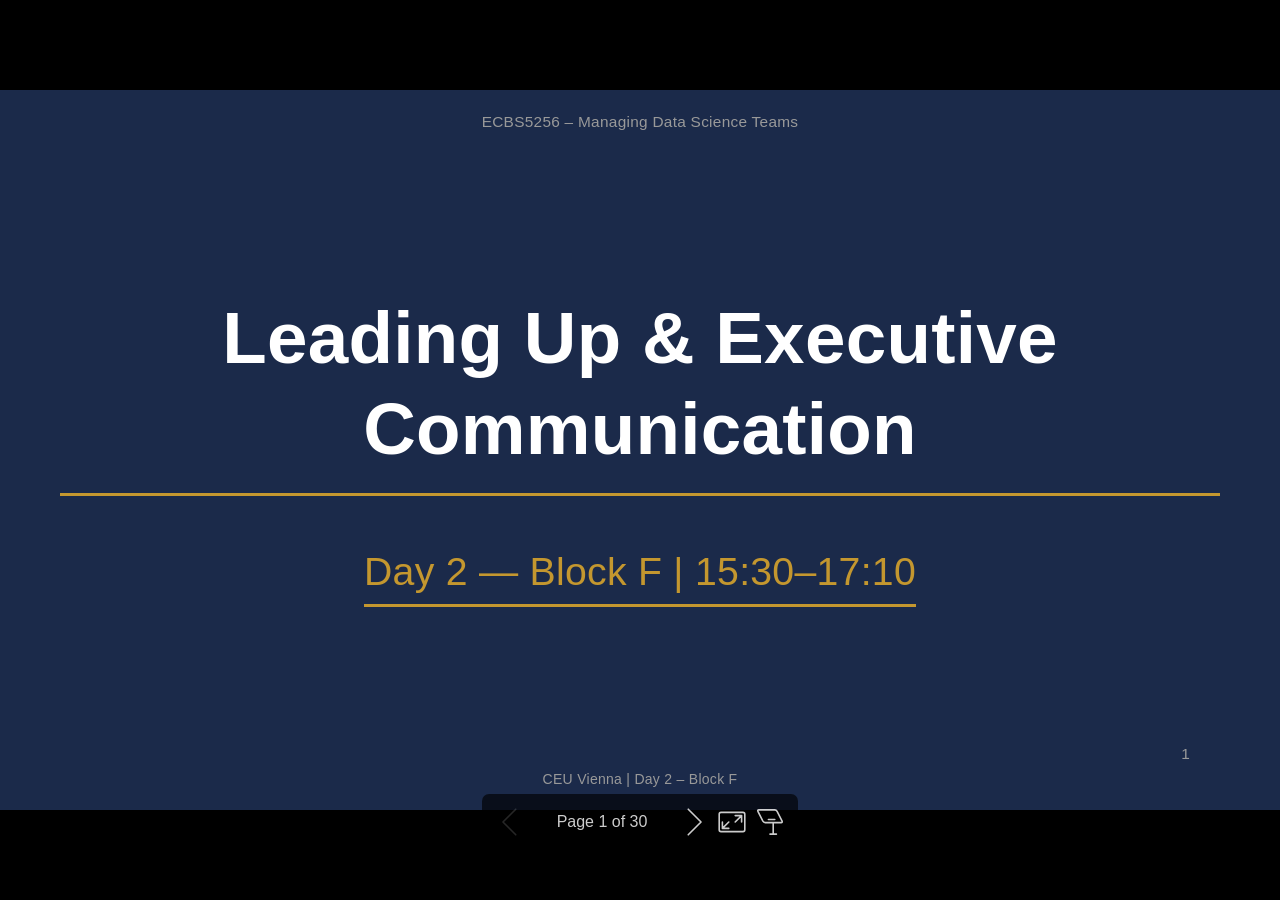
<file: day-2/block-f-leading-up/slides.html>
<!DOCTYPE html><html lang="POSIX"><head><title>Leading Up &amp; Executive Communication</title><meta property="og:title" content="Leading Up &amp; Executive Communication"><meta charset="UTF-8"><meta name="viewport" content="width=device-width,height=device-height,initial-scale=1.0"><meta name="apple-mobile-web-app-capable" content="yes"><meta http-equiv="X-UA-Compatible" content="ie=edge"><meta property="og:type" content="website"><meta name="twitter:card" content="summary"><style>@media screen{body[data-bespoke-view=""] .bespoke-marp-parent>.bespoke-marp-osc>button,body[data-bespoke-view=next] .bespoke-marp-parent>.bespoke-marp-osc>button,body[data-bespoke-view=presenter] .bespoke-marp-presenter-container .bespoke-marp-presenter-info-container button,body[data-bespoke-view=presenter] .bespoke-marp-presenter-container .bespoke-marp-presenter-note-container button{appearance:none;background-color:initial;border:0;color:inherit;cursor:pointer;font-size:inherit;opacity:.8;outline:none;padding:0;transition:opacity .2s linear;-webkit-tap-highlight-color:transparent}body[data-bespoke-view=""] .bespoke-marp-parent>.bespoke-marp-osc>button:disabled,body[data-bespoke-view=next] .bespoke-marp-parent>.bespoke-marp-osc>button:disabled,body[data-bespoke-view=presenter] .bespoke-marp-presenter-container .bespoke-marp-presenter-info-container button:disabled,body[data-bespoke-view=presenter] .bespoke-marp-presenter-container .bespoke-marp-presenter-note-container button:disabled{cursor:not-allowed;opacity:.15!important}body[data-bespoke-view=""] .bespoke-marp-parent>.bespoke-marp-osc>button:hover,body[data-bespoke-view=next] .bespoke-marp-parent>.bespoke-marp-osc>button:hover,body[data-bespoke-view=presenter] .bespoke-marp-presenter-container .bespoke-marp-presenter-info-container button:hover,body[data-bespoke-view=presenter] .bespoke-marp-presenter-container .bespoke-marp-presenter-note-container button:hover{opacity:1}body[data-bespoke-view=""] .bespoke-marp-parent>.bespoke-marp-osc>button:hover:active,body[data-bespoke-view=next] .bespoke-marp-parent>.bespoke-marp-osc>button:hover:active,body[data-bespoke-view=presenter] .bespoke-marp-presenter-container .bespoke-marp-presenter-info-container button:hover:active,body[data-bespoke-view=presenter] .bespoke-marp-presenter-container .bespoke-marp-presenter-note-container button:hover:active{opacity:.6}body[data-bespoke-view=""] .bespoke-marp-parent>.bespoke-marp-osc>button:hover:not(:disabled),body[data-bespoke-view=next] .bespoke-marp-parent>.bespoke-marp-osc>button:hover:not(:disabled),body[data-bespoke-view=presenter] .bespoke-marp-presenter-container .bespoke-marp-presenter-info-container button:hover:not(:disabled),body[data-bespoke-view=presenter] .bespoke-marp-presenter-container .bespoke-marp-presenter-note-container button:hover:not(:disabled){transition:none}body[data-bespoke-view=""] .bespoke-marp-parent>.bespoke-marp-osc>button[data-bespoke-marp-osc=prev],body[data-bespoke-view=next] .bespoke-marp-parent>.bespoke-marp-osc>button[data-bespoke-marp-osc=prev],body[data-bespoke-view=presenter] .bespoke-marp-presenter-container .bespoke-marp-presenter-info-container button.bespoke-marp-presenter-info-page-prev{background:#0000 url("[data-uri]") no-repeat 50%;background-size:contain;overflow:hidden;text-indent:100%;white-space:nowrap}body[data-bespoke-view=""] .bespoke-marp-parent>.bespoke-marp-osc>button[data-bespoke-marp-osc=next],body[data-bespoke-view=next] .bespoke-marp-parent>.bespoke-marp-osc>button[data-bespoke-marp-osc=next],body[data-bespoke-view=presenter] .bespoke-marp-presenter-container .bespoke-marp-presenter-info-container button.bespoke-marp-presenter-info-page-next{background:#0000 url("[data-uri]") no-repeat 50%;background-size:contain;overflow:hidden;text-indent:100%;white-space:nowrap}body[data-bespoke-view=""] .bespoke-marp-parent>.bespoke-marp-osc>button[data-bespoke-marp-osc=fullscreen],body[data-bespoke-view=next] .bespoke-marp-parent>.bespoke-marp-osc>button[data-bespoke-marp-osc=fullscreen]{background:#0000 url("[data-uri]") no-repeat 50%;background-size:contain;overflow:hidden;text-indent:100%;white-space:nowrap}body[data-bespoke-view=""] .bespoke-marp-parent>.bespoke-marp-osc>button.exit[data-bespoke-marp-osc=fullscreen],body[data-bespoke-view=next] .bespoke-marp-parent>.bespoke-marp-osc>button.exit[data-bespoke-marp-osc=fullscreen]{background-image:url("[data-uri]")}body[data-bespoke-view=""] .bespoke-marp-parent>.bespoke-marp-osc>button[data-bespoke-marp-osc=presenter],body[data-bespoke-view=next] .bespoke-marp-parent>.bespoke-marp-osc>button[data-bespoke-marp-osc=presenter]{background:#0000 url("[data-uri]") no-repeat 50%;background-size:contain;overflow:hidden;text-indent:100%;white-space:nowrap}body[data-bespoke-view=presenter] .bespoke-marp-presenter-container .bespoke-marp-presenter-note-container button.bespoke-marp-presenter-note-bigger{background:#0000 url("[data-uri]") no-repeat 50%;background-size:contain;overflow:hidden;text-indent:100%;white-space:nowrap}body[data-bespoke-view=presenter] .bespoke-marp-presenter-container .bespoke-marp-presenter-note-container button.bespoke-marp-presenter-note-smaller{background:#0000 url("[data-uri]") no-repeat 50%;background-size:contain;overflow:hidden;text-indent:100%;white-space:nowrap}}@keyframes __bespoke_marp_transition_reduced_outgoing__{0%{opacity:1}to{opacity:0}}@keyframes __bespoke_marp_transition_reduced_incoming__{0%{mix-blend-mode:plus-lighter;opacity:0}to{mix-blend-mode:plus-lighter;opacity:1}}.bespoke-marp-note,.bespoke-marp-osc,.bespoke-progress-parent{display:none;transition:none}@media screen{::view-transition-group(*){animation-duration:var(--marp-bespoke-transition-animation-duration,.5s);animation-timing-function:ease}::view-transition-new(*),::view-transition-old(*){animation-delay:0s;animation-direction:var(--marp-bespoke-transition-animation-direction,normal);animation-duration:var(--marp-bespoke-transition-animation-duration,.5s);animation-fill-mode:both;animation-name:var(--marp-bespoke-transition-animation-name,var(--marp-bespoke-transition-animation-name-fallback,__bespoke_marp_transition_no_animation__));mix-blend-mode:normal}::view-transition-old(*){--marp-bespoke-transition-animation-name-fallback:__bespoke_marp_transition_reduced_outgoing__;animation-timing-function:ease}::view-transition-new(*){--marp-bespoke-transition-animation-name-fallback:__bespoke_marp_transition_reduced_incoming__;animation-timing-function:ease}::view-transition-new(root),::view-transition-old(root){animation-timing-function:linear}::view-transition-new(__bespoke_marp_transition_osc__),::view-transition-old(__bespoke_marp_transition_osc__){animation-duration:0s!important;animation-name:__bespoke_marp_transition_osc__!important}::view-transition-new(__bespoke_marp_transition_osc__){opacity:0!important}.bespoke-marp-transition-warming-up::view-transition-group(*),.bespoke-marp-transition-warming-up::view-transition-new(*),.bespoke-marp-transition-warming-up::view-transition-old(*){animation-play-state:paused!important}body,html{height:100%;margin:0}body{background:#000;overflow:hidden}svg.bespoke-marp-slide{content-visibility:hidden;opacity:0;pointer-events:none;z-index:-1}svg.bespoke-marp-slide:not(.bespoke-marp-active) *{view-transition-name:none!important}svg.bespoke-marp-slide.bespoke-marp-active{content-visibility:visible;opacity:1;pointer-events:auto;z-index:0}svg.bespoke-marp-slide.bespoke-marp-active.bespoke-marp-active-ready *{animation-name:__bespoke_marp__!important}@supports not (content-visibility:hidden){svg.bespoke-marp-slide[data-bespoke-marp-load=hideable]{display:none}svg.bespoke-marp-slide[data-bespoke-marp-load=hideable].bespoke-marp-active{display:block}}}@media screen and (prefers-reduced-motion:reduce){svg.bespoke-marp-slide *{view-transition-name:none!important}}@media screen{[data-bespoke-marp-fragment=inactive]{visibility:hidden}body[data-bespoke-view=""] .bespoke-marp-parent,body[data-bespoke-view=next] .bespoke-marp-parent{inset:0;position:absolute}body[data-bespoke-view=""] .bespoke-marp-parent>.bespoke-marp-osc,body[data-bespoke-view=next] .bespoke-marp-parent>.bespoke-marp-osc{background:#000000a6;border-radius:7px;bottom:50px;color:#fff;contain:paint;display:block;font-family:Helvetica,Arial,sans-serif;font-size:16px;left:50%;line-height:0;opacity:1;padding:12px;position:absolute;touch-action:manipulation;transform:translateX(-50%);transition:opacity .2s linear;-webkit-user-select:none;user-select:none;white-space:nowrap;will-change:transform;z-index:1;view-transition-name:__bespoke_marp_transition_osc__}body[data-bespoke-view=""] .bespoke-marp-parent>.bespoke-marp-osc>*,body[data-bespoke-view=next] .bespoke-marp-parent>.bespoke-marp-osc>*{margin-left:6px}body[data-bespoke-view=""] .bespoke-marp-parent>.bespoke-marp-osc>:first-child,body[data-bespoke-view=next] .bespoke-marp-parent>.bespoke-marp-osc>:first-child{margin-left:0}body[data-bespoke-view=""] .bespoke-marp-parent>.bespoke-marp-osc>span,body[data-bespoke-view=next] .bespoke-marp-parent>.bespoke-marp-osc>span{opacity:.8}body[data-bespoke-view=""] .bespoke-marp-parent>.bespoke-marp-osc>span[data-bespoke-marp-osc=page],body[data-bespoke-view=next] .bespoke-marp-parent>.bespoke-marp-osc>span[data-bespoke-marp-osc=page]{display:inline-block;min-width:140px;text-align:center}body[data-bespoke-view=""] .bespoke-marp-parent>.bespoke-marp-osc>button[data-bespoke-marp-osc=fullscreen],body[data-bespoke-view=""] .bespoke-marp-parent>.bespoke-marp-osc>button[data-bespoke-marp-osc=next],body[data-bespoke-view=""] .bespoke-marp-parent>.bespoke-marp-osc>button[data-bespoke-marp-osc=presenter],body[data-bespoke-view=""] .bespoke-marp-parent>.bespoke-marp-osc>button[data-bespoke-marp-osc=prev],body[data-bespoke-view=next] .bespoke-marp-parent>.bespoke-marp-osc>button[data-bespoke-marp-osc=fullscreen],body[data-bespoke-view=next] .bespoke-marp-parent>.bespoke-marp-osc>button[data-bespoke-marp-osc=next],body[data-bespoke-view=next] .bespoke-marp-parent>.bespoke-marp-osc>button[data-bespoke-marp-osc=presenter],body[data-bespoke-view=next] .bespoke-marp-parent>.bespoke-marp-osc>button[data-bespoke-marp-osc=prev]{height:32px;line-height:32px;width:32px}body[data-bespoke-view=""] .bespoke-marp-parent.bespoke-marp-inactive,body[data-bespoke-view=next] .bespoke-marp-parent.bespoke-marp-inactive{cursor:none}body[data-bespoke-view=""] .bespoke-marp-parent.bespoke-marp-inactive>.bespoke-marp-osc,body[data-bespoke-view=next] .bespoke-marp-parent.bespoke-marp-inactive>.bespoke-marp-osc{opacity:0;pointer-events:none}body[data-bespoke-view=""] svg.bespoke-marp-slide,body[data-bespoke-view=next] svg.bespoke-marp-slide{height:100%;left:0;position:absolute;top:0;width:100%}body[data-bespoke-view=""] .bespoke-progress-parent{background:#222;display:flex;height:5px;width:100%}body[data-bespoke-view=""] .bespoke-progress-parent+.bespoke-marp-parent{top:5px}body[data-bespoke-view=""] .bespoke-progress-parent .bespoke-progress-bar{background:#0288d1;flex:0 0 0;transition:flex-basis .2s cubic-bezier(0,1,1,1)}body[data-bespoke-view=next]{background:#0000}body[data-bespoke-view=presenter]{background:#161616}body[data-bespoke-view=presenter] .bespoke-marp-presenter-container{display:grid;font-family:Helvetica,Arial,sans-serif;grid-template:"current dragbar next" minmax(140px,1fr) "current dragbar note" 2fr "info    dragbar note" 3em;grid-template-columns:minmax(3px,var(--bespoke-marp-presenter-split-ratio,66%)) 0 minmax(3px,1fr);height:100%;left:0;position:absolute;top:0;width:100%}body[data-bespoke-view=presenter] .bespoke-marp-presenter-container .bespoke-marp-parent{grid-area:current;overflow:hidden;position:relative}body[data-bespoke-view=presenter] .bespoke-marp-presenter-container .bespoke-marp-parent svg.bespoke-marp-slide{height:calc(100% - 40px);left:20px;pointer-events:none;position:absolute;top:20px;-webkit-user-select:none;user-select:none;width:calc(100% - 40px)}body[data-bespoke-view=presenter] .bespoke-marp-presenter-container .bespoke-marp-parent svg.bespoke-marp-slide.bespoke-marp-active{filter:drop-shadow(0 3px 10px rgba(0,0,0,.5))}body[data-bespoke-view=presenter] .bespoke-marp-presenter-container .bespoke-marp-presenter-dragbar-container{background:#0288d1;cursor:col-resize;grid-area:dragbar;margin-left:-3px;opacity:0;position:relative;transition:opacity .4s linear .1s;width:6px;z-index:10}body[data-bespoke-view=presenter] .bespoke-marp-presenter-container .bespoke-marp-presenter-dragbar-container:hover{opacity:1}body[data-bespoke-view=presenter] .bespoke-marp-presenter-container .bespoke-marp-presenter-dragbar-container.active{opacity:1;transition-delay:0s}body[data-bespoke-view=presenter] .bespoke-marp-presenter-container .bespoke-marp-presenter-next-container{background:#222;cursor:pointer;display:none;grid-area:next;overflow:hidden;position:relative}body[data-bespoke-view=presenter] .bespoke-marp-presenter-container .bespoke-marp-presenter-next-container.active{display:block}body[data-bespoke-view=presenter] .bespoke-marp-presenter-container .bespoke-marp-presenter-next-container iframe.bespoke-marp-presenter-next{background:#0000;border:0;display:block;filter:drop-shadow(0 3px 10px rgba(0,0,0,.5));height:calc(100% - 40px);left:20px;pointer-events:none;position:absolute;top:20px;-webkit-user-select:none;user-select:none;width:calc(100% - 40px)}body[data-bespoke-view=presenter] .bespoke-marp-presenter-container .bespoke-marp-presenter-note-container{background:#222;color:#eee;grid-area:note;position:relative;z-index:1}body[data-bespoke-view=presenter] .bespoke-marp-presenter-container .bespoke-marp-presenter-note-container button{height:1.5em;line-height:1.5em;width:1.5em}body[data-bespoke-view=presenter] .bespoke-marp-presenter-container .bespoke-marp-presenter-note-container .bespoke-marp-presenter-note-wrapper{display:block;inset:0;position:absolute}body[data-bespoke-view=presenter] .bespoke-marp-presenter-container .bespoke-marp-presenter-note-container .bespoke-marp-presenter-note-buttons{background:#000000a6;border-radius:4px;bottom:0;display:flex;gap:4px;margin:12px;opacity:0;padding:6px;pointer-events:none;position:absolute;right:0;transition:opacity .2s linear}body[data-bespoke-view=presenter] .bespoke-marp-presenter-container .bespoke-marp-presenter-note-container .bespoke-marp-presenter-note-buttons:focus-within,body[data-bespoke-view=presenter] .bespoke-marp-presenter-container .bespoke-marp-presenter-note-container .bespoke-marp-presenter-note-wrapper:focus-within+.bespoke-marp-presenter-note-buttons,body[data-bespoke-view=presenter] .bespoke-marp-presenter-container .bespoke-marp-presenter-note-container:hover .bespoke-marp-presenter-note-buttons{opacity:1;pointer-events:auto}body[data-bespoke-view=presenter] .bespoke-marp-presenter-container .bespoke-marp-presenter-note-container .bespoke-marp-note{box-sizing:border-box;font-size:calc(1.1em*var(--bespoke-marp-note-font-scale, 1));height:calc(100% - 40px);margin:20px;overflow:auto;padding-right:3px;white-space:pre-wrap;width:calc(100% - 40px);word-wrap:break-word;scrollbar-color:#eeeeee80 #0000;scrollbar-width:thin}body[data-bespoke-view=presenter] .bespoke-marp-presenter-container .bespoke-marp-presenter-note-container .bespoke-marp-note::-webkit-scrollbar{width:6px}body[data-bespoke-view=presenter] .bespoke-marp-presenter-container .bespoke-marp-presenter-note-container .bespoke-marp-note::-webkit-scrollbar-track{background:#0000}body[data-bespoke-view=presenter] .bespoke-marp-presenter-container .bespoke-marp-presenter-note-container .bespoke-marp-note::-webkit-scrollbar-thumb{background:#eeeeee80;border-radius:6px}body[data-bespoke-view=presenter] .bespoke-marp-presenter-container .bespoke-marp-presenter-note-container .bespoke-marp-note:empty{pointer-events:none}body[data-bespoke-view=presenter] .bespoke-marp-presenter-container .bespoke-marp-presenter-note-container .bespoke-marp-note.active{display:block}body[data-bespoke-view=presenter] .bespoke-marp-presenter-container .bespoke-marp-presenter-note-container .bespoke-marp-note p:first-child{margin-top:0}body[data-bespoke-view=presenter] .bespoke-marp-presenter-container .bespoke-marp-presenter-note-container .bespoke-marp-note p:last-child{margin-bottom:0}body[data-bespoke-view=presenter] .bespoke-marp-presenter-container .bespoke-marp-presenter-info-container{align-items:center;box-sizing:border-box;color:#eee;display:flex;flex-wrap:nowrap;grid-area:info;justify-content:center;overflow:hidden;padding:0 10px}body[data-bespoke-view=presenter] .bespoke-marp-presenter-container .bespoke-marp-presenter-info-container .bespoke-marp-presenter-info-page,body[data-bespoke-view=presenter] .bespoke-marp-presenter-container .bespoke-marp-presenter-info-container .bespoke-marp-presenter-info-time,body[data-bespoke-view=presenter] .bespoke-marp-presenter-container .bespoke-marp-presenter-info-container .bespoke-marp-presenter-info-timer{box-sizing:border-box;display:block;padding:0 10px;white-space:nowrap;width:100%}body[data-bespoke-view=presenter] .bespoke-marp-presenter-container .bespoke-marp-presenter-info-container button{height:1.5em;line-height:1.5em;width:1.5em}body[data-bespoke-view=presenter] .bespoke-marp-presenter-container .bespoke-marp-presenter-info-container .bespoke-marp-presenter-info-page{order:2;text-align:center}body[data-bespoke-view=presenter] .bespoke-marp-presenter-container .bespoke-marp-presenter-info-container .bespoke-marp-presenter-info-page .bespoke-marp-presenter-info-page-text{display:inline-block;min-width:120px;text-align:center}body[data-bespoke-view=presenter] .bespoke-marp-presenter-container .bespoke-marp-presenter-info-container .bespoke-marp-presenter-info-time{color:#999;order:1;text-align:left}body[data-bespoke-view=presenter] .bespoke-marp-presenter-container .bespoke-marp-presenter-info-container .bespoke-marp-presenter-info-timer{color:#999;order:3;text-align:right}body[data-bespoke-view=presenter] .bespoke-marp-presenter-container .bespoke-marp-presenter-info-container .bespoke-marp-presenter-info-timer:hover{cursor:pointer}}@media print{.bespoke-marp-presenter-info-container,.bespoke-marp-presenter-next-container,.bespoke-marp-presenter-note-container{display:none}}</style><style>div#\:\$p > svg > foreignObject > section{width:1280px;height:720px;box-sizing:border-box;overflow:hidden;position:relative;scroll-snap-align:center center;-webkit-text-size-adjust:100%;text-size-adjust:100%}div#\:\$p > svg > foreignObject > section::after{bottom:0;content:attr(data-marpit-pagination);padding:inherit;pointer-events:none;position:absolute;right:0}div#\:\$p > svg > foreignObject > section:not([data-marpit-pagination])::after{display:none}div#\:\$p > svg > foreignObject > section :is(h1, marp-h1){font-size:2em;margin-block:0.67em}div#\:\$p > svg > foreignObject > section video::-webkit-media-controls{will-change:transform}@page {size:1280px 720px;margin:0}@media print{html, body{background-color:#fff;margin:0;page-break-inside:avoid;break-inside:avoid-page}div#\:\$p > svg > foreignObject > section{page-break-before:always;break-before:page}div#\:\$p > svg > foreignObject > section, div#\:\$p > svg > foreignObject > section *{-webkit-print-color-adjust:exact!important;animation-delay:0s!important;animation-duration:0s!important;color-adjust:exact!important;print-color-adjust:exact!important;transition:none!important}div#\:\$p > svg[data-marpit-svg]{display:block;height:100vh;width:100vw}}div#\:\$p > svg > foreignObject > section{--focus-outlineColor:light-dark(#0969da, #1f6feb);--fgColor-default:light-dark(#1f2328, #f0f6fc);--fgColor-muted:light-dark(#59636e, #9198a1);--fgColor-accent:light-dark(#0969da, #4493f8);--fgColor-success:light-dark(#1a7f37, #3fb950);--fgColor-attention:light-dark(#9a6700, #d29922);--fgColor-danger:light-dark(#d1242f, #f85149);--fgColor-done:light-dark(#8250df, #ab7df8);--bgColor-default:light-dark(#fff, #0d1117);--bgColor-muted:light-dark(#f6f8fa, #151b23);--bgColor-neutral-muted:light-dark(#818b981f, #656c7633);--bgColor-attention-muted:light-dark(#fff8c5, #bb800926);--borderColor-default:light-dark(#d1d9e0, #3d444d);--borderColor-muted:light-dark(#d1d9e0b3, #3d444db3);--borderColor-neutral-muted:light-dark(#d1d9e0b3, #3d444db3);--borderColor-accent-emphasis:light-dark(#0969da, #1f6feb);--borderColor-success-emphasis:light-dark(#1a7f37, #238636);--borderColor-attention-emphasis:light-dark(#9a6700, #9e6a03);--borderColor-danger-emphasis:light-dark(#cf222e, #da3633);--borderColor-done-emphasis:light-dark(#8250df, #8957e5);--color-prettylights-syntax-comment:light-dark(#59636e, #9198a1);--color-prettylights-syntax-constant:light-dark(#0550ae, #79c0ff);--color-prettylights-syntax-constant-other-reference-link:light-dark(#0a3069, #a5d6ff);--color-prettylights-syntax-entity:light-dark(#6639ba, #d2a8ff);--color-prettylights-syntax-storage-modifier-import:light-dark(#1f2328, #f0f6fc);--color-prettylights-syntax-entity-tag:light-dark(#0550ae, #7ee787);--color-prettylights-syntax-keyword:light-dark(#cf222e, #ff7b72);--color-prettylights-syntax-string:light-dark(#0a3069, #a5d6ff);--color-prettylights-syntax-variable:light-dark(#953800, #ffa657);--color-prettylights-syntax-brackethighlighter-unmatched:light-dark(#82071e, #f85149);--color-prettylights-syntax-brackethighlighter-angle:light-dark(#59636e, #9198a1);--color-prettylights-syntax-invalid-illegal-text:light-dark(#f6f8fa, #f0f6fc);--color-prettylights-syntax-invalid-illegal-bg:light-dark(#82071e, #8e1519);--color-prettylights-syntax-carriage-return-text:light-dark(#f6f8fa, #f0f6fc);--color-prettylights-syntax-carriage-return-bg:light-dark(#cf222e, #b62324);--color-prettylights-syntax-string-regexp:light-dark(#116329, #7ee787);--color-prettylights-syntax-markup-list:light-dark(#3b2300, #f2cc60);--color-prettylights-syntax-markup-heading:light-dark(#0550ae, #1f6feb);--color-prettylights-syntax-markup-italic:light-dark(#1f2328, #f0f6fc);--color-prettylights-syntax-markup-bold:light-dark(#1f2328, #f0f6fc);--color-prettylights-syntax-markup-deleted-text:light-dark(#82071e, #ffdcd7);--color-prettylights-syntax-markup-deleted-bg:light-dark(#ffebe9, #67060c);--color-prettylights-syntax-markup-inserted-text:light-dark(#116329, #aff5b4);--color-prettylights-syntax-markup-inserted-bg:light-dark(#dafbe1, #033a16);--color-prettylights-syntax-markup-changed-text:light-dark(#953800, #ffdfb6);--color-prettylights-syntax-markup-changed-bg:light-dark(#ffd8b5, #5a1e02);--color-prettylights-syntax-markup-ignored-text:light-dark(#d1d9e0, #f0f6fc);--color-prettylights-syntax-markup-ignored-bg:light-dark(#0550ae, #1158c7);--color-prettylights-syntax-meta-diff-range:light-dark(#8250df, #d2a8ff);--color-prettylights-syntax-sublimelinter-gutter-mark:light-dark(#818b98, #3d444d);--base-size-4:calc(var(--marpit-root-font-size, 1rem) * 0.25);--base-size-8:calc(var(--marpit-root-font-size, 1rem) * 0.5);--base-size-16:calc(var(--marpit-root-font-size, 1rem) * 1);--base-size-24:calc(var(--marpit-root-font-size, 1rem) * 1.5);--base-size-40:calc(var(--marpit-root-font-size, 1rem) * 2.5);--base-text-weight-normal:400;--base-text-weight-medium:500;--base-text-weight-semibold:600;--fontStack-monospace:ui-monospace, SFMono-Regular, SF Mono, Menlo, Consolas, Liberation Mono, monospace;--fgColor-accent:Highlight;}/*!
 * Marp default theme.
 *
 * @theme default
 * @author Yuki Hattori
 *
 * @auto-scaling true
 * @size 16:9 1280px 720px
 * @size 4:3 960px 720px
 */div#\:\$p > svg > foreignObject > section [data-theme=light],div#\:\$p > svg > foreignObject > section{color-scheme:light}div#\:\$p > svg > foreignObject > section [data-theme=dark],div#\:\$p > svg > foreignObject > section:where(.invert){color-scheme:dark}div#\:\$p > svg > foreignObject > section{-ms-text-size-adjust:100%;-webkit-text-size-adjust:100%;background-color:var(--bgColor-default);color:var(--fgColor-default);font-family:-apple-system,BlinkMacSystemFont,Segoe UI,Noto Sans,Helvetica,Arial,sans-serif,Apple Color Emoji,Segoe UI Emoji;font-size:16px;line-height:1.5;margin:0;word-wrap:break-word}div#\:\$p > svg > foreignObject > section{--marpit-root-font-size:16px}div#\:\$p > svg > foreignObject > section :is(h1, marp-h1):hover .anchor .octicon-link:before,div#\:\$p > svg > foreignObject > section :is(h2, marp-h2):hover .anchor .octicon-link:before,div#\:\$p > svg > foreignObject > section :is(h3, marp-h3):hover .anchor .octicon-link:before,div#\:\$p > svg > foreignObject > section :is(h4, marp-h4):hover .anchor .octicon-link:before,div#\:\$p > svg > foreignObject > section :is(h5, marp-h5):hover .anchor .octicon-link:before,div#\:\$p > svg > foreignObject > section :is(h6, marp-h6):hover .anchor .octicon-link:before{background-color:currentColor;content:" ";display:inline-block;height:16px;-webkit-mask-image:url('data:image/svg+xml;charset=utf-8,<svg xmlns="http://www.w3.org/2000/svg" aria-hidden="true" viewBox="0 0 16 16"><path fill-rule="evenodd" d="M7.775 3.275a.75.75 0 0 0 1.06 1.06l1.25-1.25a2 2 0 1 1 2.83 2.83l-2.5 2.5a2 2 0 0 1-2.83 0 .75.75 0 0 0-1.06 1.06 3.5 3.5 0 0 0 4.95 0l2.5-2.5a3.5 3.5 0 0 0-4.95-4.95zm-4.69 9.64a2 2 0 0 1 0-2.83l2.5-2.5a2 2 0 0 1 2.83 0 .75.75 0 0 0 1.06-1.06 3.5 3.5 0 0 0-4.95 0l-2.5 2.5a3.5 3.5 0 0 0 4.95 4.95l1.25-1.25a.75.75 0 0 0-1.06-1.06l-1.25 1.25a2 2 0 0 1-2.83 0"/></svg>');mask-image:url('data:image/svg+xml;charset=utf-8,<svg xmlns="http://www.w3.org/2000/svg" aria-hidden="true" viewBox="0 0 16 16"><path fill-rule="evenodd" d="M7.775 3.275a.75.75 0 0 0 1.06 1.06l1.25-1.25a2 2 0 1 1 2.83 2.83l-2.5 2.5a2 2 0 0 1-2.83 0 .75.75 0 0 0-1.06 1.06 3.5 3.5 0 0 0 4.95 0l2.5-2.5a3.5 3.5 0 0 0-4.95-4.95zm-4.69 9.64a2 2 0 0 1 0-2.83l2.5-2.5a2 2 0 0 1 2.83 0 .75.75 0 0 0 1.06-1.06 3.5 3.5 0 0 0-4.95 0l-2.5 2.5a3.5 3.5 0 0 0 4.95 4.95l1.25-1.25a.75.75 0 0 0-1.06-1.06l-1.25 1.25a2 2 0 0 1-2.83 0"/></svg>');width:16px}div#\:\$p > svg > foreignObject > section details,div#\:\$p > svg > foreignObject > section figcaption,div#\:\$p > svg > foreignObject > section figure{display:block}div#\:\$p > svg > foreignObject > section summary{display:list-item}div#\:\$p > svg > foreignObject > section [hidden]{display:none!important}div#\:\$p > svg > foreignObject > section a{background-color:transparent;color:var(--fgColor-accent);text-decoration:none}div#\:\$p > svg > foreignObject > section abbr[title]{border-bottom:none;-webkit-text-decoration:underline dotted;text-decoration:underline dotted}div#\:\$p > svg > foreignObject > section b,div#\:\$p > svg > foreignObject > section strong{font-weight:var(--base-text-weight-semibold, 600)}div#\:\$p > svg > foreignObject > section dfn{font-style:italic}div#\:\$p > svg > foreignObject > section :is(h1, marp-h1){border-bottom:1px solid var(--borderColor-muted);font-size:2em;font-weight:var(--base-text-weight-semibold, 600);margin:.67em 0;padding-bottom:.3em}div#\:\$p > svg > foreignObject > section mark{background-color:var(--bgColor-attention-muted);color:var(--fgColor-default)}div#\:\$p > svg > foreignObject > section small{font-size:90%}div#\:\$p > svg > foreignObject > section sub,div#\:\$p > svg > foreignObject > section sup{font-size:75%;line-height:0;position:relative;vertical-align:baseline}div#\:\$p > svg > foreignObject > section sub{bottom:-.25em}div#\:\$p > svg > foreignObject > section sup{top:-.5em}div#\:\$p > svg > foreignObject > section img{border-style:none;box-sizing:content-box;max-width:100%}div#\:\$p > svg > foreignObject > section code,div#\:\$p > svg > foreignObject > section kbd,div#\:\$p > svg > foreignObject > section :is(pre, marp-pre),div#\:\$p > svg > foreignObject > section samp{font-family:monospace;font-size:1em}div#\:\$p > svg > foreignObject > section figure{margin:1em var(--base-size-40)}div#\:\$p > svg > foreignObject > section hr{background:transparent;background-color:var(--borderColor-default);border:0;box-sizing:content-box;height:.25em;margin:var(--base-size-24) 0;overflow:hidden;padding:0}div#\:\$p > svg > foreignObject > section input{font:inherit;font-family:inherit;font-size:inherit;line-height:inherit;margin:0;overflow:visible}div#\:\$p > svg > foreignObject > section [type=button],div#\:\$p > svg > foreignObject > section [type=reset],div#\:\$p > svg > foreignObject > section [type=submit]{-webkit-appearance:button;-moz-appearance:button;appearance:button}div#\:\$p > svg > foreignObject > section [type=checkbox],div#\:\$p > svg > foreignObject > section [type=radio]{box-sizing:border-box;padding:0}div#\:\$p > svg > foreignObject > section [type=number]::-webkit-inner-spin-button,div#\:\$p > svg > foreignObject > section [type=number]::-webkit-outer-spin-button{height:auto}div#\:\$p > svg > foreignObject > section [type=search]::-webkit-search-cancel-button,div#\:\$p > svg > foreignObject > section [type=search]::-webkit-search-decoration{-webkit-appearance:none;appearance:none}div#\:\$p > svg > foreignObject > section ::-webkit-input-placeholder{color:inherit;opacity:.54}div#\:\$p > svg > foreignObject > section ::-webkit-file-upload-button{-webkit-appearance:button;appearance:button;font:inherit}div#\:\$p > svg > foreignObject > section a:hover{text-decoration:underline}div#\:\$p > svg > foreignObject > section ::-moz-placeholder{color:var(--fgColor-muted);opacity:1}div#\:\$p > svg > foreignObject > section ::placeholder{color:var(--fgColor-muted);opacity:1}div#\:\$p > svg > foreignObject > section hr:after,div#\:\$p > svg > foreignObject > section hr:before{content:"";display:table}div#\:\$p > svg > foreignObject > section hr:after{clear:both}div#\:\$p > svg > foreignObject > section table{border-collapse:collapse;border-spacing:0;display:block;font-variant:tabular-nums;max-width:100%;overflow:auto;width:-moz-max-content;width:max-content}div#\:\$p > svg > foreignObject > section td,div#\:\$p > svg > foreignObject > section th{padding:0}div#\:\$p > svg > foreignObject > section details summary{cursor:pointer}div#\:\$p > svg > foreignObject > section [role=button]:focus,div#\:\$p > svg > foreignObject > section a:focus,div#\:\$p > svg > foreignObject > section input[type=checkbox]:focus,div#\:\$p > svg > foreignObject > section input[type=radio]:focus{box-shadow:none;outline:2px solid var(--focus-outlineColor);outline-offset:-2px}div#\:\$p > svg > foreignObject > section [role=button]:focus:not(:focus-visible),div#\:\$p > svg > foreignObject > section a:focus:not(:focus-visible),div#\:\$p > svg > foreignObject > section input[type=checkbox]:focus:not(:focus-visible),div#\:\$p > svg > foreignObject > section input[type=radio]:focus:not(:focus-visible){outline:1px solid transparent}div#\:\$p > svg > foreignObject > section [role=button]:focus-visible,div#\:\$p > svg > foreignObject > section a:focus-visible,div#\:\$p > svg > foreignObject > section input[type=checkbox]:focus-visible,div#\:\$p > svg > foreignObject > section input[type=radio]:focus-visible{box-shadow:none;outline:2px solid var(--focus-outlineColor);outline-offset:-2px}div#\:\$p > svg > foreignObject > section a:not([class]):focus,div#\:\$p > svg > foreignObject > section a:not([class]):focus-visible,div#\:\$p > svg > foreignObject > section input[type=checkbox]:focus,div#\:\$p > svg > foreignObject > section input[type=checkbox]:focus-visible,div#\:\$p > svg > foreignObject > section input[type=radio]:focus,div#\:\$p > svg > foreignObject > section input[type=radio]:focus-visible{outline-offset:0}div#\:\$p > svg > foreignObject > section kbd{background-color:var(--bgColor-muted);border-bottom-color:var(--borderColor-neutral-muted);border:1px solid var(--borderColor-neutral-muted);border-radius:6px;box-shadow:inset 0 -1px 0 var(--borderColor-neutral-muted);color:var(--fgColor-default);display:inline-block;font:11px var(--fontStack-monospace, ui-monospace, SFMono-Regular, SF Mono, Menlo, Consolas, Liberation Mono, monospace);line-height:10px;padding:var(--base-size-4);vertical-align:middle}div#\:\$p > svg > foreignObject > section :is(h1, marp-h1),div#\:\$p > svg > foreignObject > section :is(h2, marp-h2),div#\:\$p > svg > foreignObject > section :is(h3, marp-h3),div#\:\$p > svg > foreignObject > section :is(h4, marp-h4),div#\:\$p > svg > foreignObject > section :is(h5, marp-h5),div#\:\$p > svg > foreignObject > section :is(h6, marp-h6){font-weight:var(--base-text-weight-semibold, 600);line-height:1.25;margin-bottom:var(--base-size-16);margin-top:var(--base-size-24)}div#\:\$p > svg > foreignObject > section :is(h2, marp-h2){border-bottom:1px solid var(--borderColor-muted);font-size:1.5em;padding-bottom:.3em}div#\:\$p > svg > foreignObject > section :is(h2, marp-h2),div#\:\$p > svg > foreignObject > section :is(h3, marp-h3){font-weight:var(--base-text-weight-semibold, 600)}div#\:\$p > svg > foreignObject > section :is(h3, marp-h3){font-size:1.25em}div#\:\$p > svg > foreignObject > section :is(h4, marp-h4){font-size:1em}div#\:\$p > svg > foreignObject > section :is(h4, marp-h4),div#\:\$p > svg > foreignObject > section :is(h5, marp-h5){font-weight:var(--base-text-weight-semibold, 600)}div#\:\$p > svg > foreignObject > section :is(h5, marp-h5){font-size:.875em}div#\:\$p > svg > foreignObject > section :is(h6, marp-h6){color:var(--fgColor-muted);font-size:.85em;font-weight:var(--base-text-weight-semibold, 600)}div#\:\$p > svg > foreignObject > section p{margin-bottom:10px;margin-top:0}div#\:\$p > svg > foreignObject > section blockquote{border-left:.25em solid var(--borderColor-default);color:var(--fgColor-muted);margin:0;padding:0 1em}div#\:\$p > svg > foreignObject > section ol,div#\:\$p > svg > foreignObject > section ul{margin-bottom:0;margin-top:0;padding-left:2em}div#\:\$p > svg > foreignObject > section ol ol,div#\:\$p > svg > foreignObject > section ul ol{list-style-type:lower-roman}div#\:\$p > svg > foreignObject > section ol ol ol,div#\:\$p > svg > foreignObject > section ol ul ol,div#\:\$p > svg > foreignObject > section ul ol ol,div#\:\$p > svg > foreignObject > section ul ul ol{list-style-type:lower-alpha}div#\:\$p > svg > foreignObject > section dd{margin-left:0}div#\:\$p > svg > foreignObject > section code,div#\:\$p > svg > foreignObject > section :is(pre, marp-pre),div#\:\$p > svg > foreignObject > section samp,div#\:\$p > svg > foreignObject > section tt{font-family:var(--fontStack-monospace, ui-monospace, SFMono-Regular, SF Mono, Menlo, Consolas, Liberation Mono, monospace);font-size:12px}div#\:\$p > svg > foreignObject > section :is(pre, marp-pre){margin-bottom:0;margin-top:0;word-wrap:normal}div#\:\$p > svg > foreignObject > section .octicon{display:inline-block;fill:currentColor;overflow:visible!important;vertical-align:text-bottom}div#\:\$p > svg > foreignObject > section input::-webkit-inner-spin-button,div#\:\$p > svg > foreignObject > section input::-webkit-outer-spin-button{-webkit-appearance:none;appearance:none;margin:0}div#\:\$p > svg > foreignObject > section .mr-2{margin-right:var(--base-size-8, 8px)!important}div#\:\$p > svg > foreignObject > section:after,div#\:\$p > svg > foreignObject > section:before{display:table}div#\:\$p > svg > foreignObject > section:after{clear:both}div#\:\$p > svg > foreignObject > section>:first-child{margin-top:0!important}div#\:\$p > svg > foreignObject > section>:last-child{margin-bottom:0!important}div#\:\$p > svg > foreignObject > section a:not([href]){color:inherit;text-decoration:none}div#\:\$p > svg > foreignObject > section .absent{color:var(--fgColor-danger)}div#\:\$p > svg > foreignObject > section .anchor{float:left;line-height:1;margin-left:-20px;padding-right:var(--base-size-4)}div#\:\$p > svg > foreignObject > section .anchor:focus{outline:none}div#\:\$p > svg > foreignObject > section blockquote,div#\:\$p > svg > foreignObject > section details,div#\:\$p > svg > foreignObject > section dl,div#\:\$p > svg > foreignObject > section ol,div#\:\$p > svg > foreignObject > section p,div#\:\$p > svg > foreignObject > section :is(pre, marp-pre),div#\:\$p > svg > foreignObject > section table,div#\:\$p > svg > foreignObject > section ul{margin-bottom:var(--base-size-16);margin-top:0}div#\:\$p > svg > foreignObject > section blockquote>:first-child{margin-top:0}div#\:\$p > svg > foreignObject > section blockquote>:last-child{margin-bottom:0}div#\:\$p > svg > foreignObject > section :is(h1, marp-h1) .octicon-link,div#\:\$p > svg > foreignObject > section :is(h2, marp-h2) .octicon-link,div#\:\$p > svg > foreignObject > section :is(h3, marp-h3) .octicon-link,div#\:\$p > svg > foreignObject > section :is(h4, marp-h4) .octicon-link,div#\:\$p > svg > foreignObject > section :is(h5, marp-h5) .octicon-link,div#\:\$p > svg > foreignObject > section :is(h6, marp-h6) .octicon-link{color:var(--fgColor-default);vertical-align:middle;visibility:hidden}div#\:\$p > svg > foreignObject > section :is(h1, marp-h1):hover .anchor,div#\:\$p > svg > foreignObject > section :is(h2, marp-h2):hover .anchor,div#\:\$p > svg > foreignObject > section :is(h3, marp-h3):hover .anchor,div#\:\$p > svg > foreignObject > section :is(h4, marp-h4):hover .anchor,div#\:\$p > svg > foreignObject > section :is(h5, marp-h5):hover .anchor,div#\:\$p > svg > foreignObject > section :is(h6, marp-h6):hover .anchor{text-decoration:none}div#\:\$p > svg > foreignObject > section :is(h1, marp-h1):hover .anchor .octicon-link,div#\:\$p > svg > foreignObject > section :is(h2, marp-h2):hover .anchor .octicon-link,div#\:\$p > svg > foreignObject > section :is(h3, marp-h3):hover .anchor .octicon-link,div#\:\$p > svg > foreignObject > section :is(h4, marp-h4):hover .anchor .octicon-link,div#\:\$p > svg > foreignObject > section :is(h5, marp-h5):hover .anchor .octicon-link,div#\:\$p > svg > foreignObject > section :is(h6, marp-h6):hover .anchor .octicon-link{visibility:visible}div#\:\$p > svg > foreignObject > section :is(h1, marp-h1) code,div#\:\$p > svg > foreignObject > section :is(h1, marp-h1) tt,div#\:\$p > svg > foreignObject > section :is(h2, marp-h2) code,div#\:\$p > svg > foreignObject > section :is(h2, marp-h2) tt,div#\:\$p > svg > foreignObject > section :is(h3, marp-h3) code,div#\:\$p > svg > foreignObject > section :is(h3, marp-h3) tt,div#\:\$p > svg > foreignObject > section :is(h4, marp-h4) code,div#\:\$p > svg > foreignObject > section :is(h4, marp-h4) tt,div#\:\$p > svg > foreignObject > section :is(h5, marp-h5) code,div#\:\$p > svg > foreignObject > section :is(h5, marp-h5) tt,div#\:\$p > svg > foreignObject > section :is(h6, marp-h6) code,div#\:\$p > svg > foreignObject > section :is(h6, marp-h6) tt{font-size:inherit;padding:0 .2em}div#\:\$p > svg > foreignObject > section summary :is(h1, marp-h1),div#\:\$p > svg > foreignObject > section summary :is(h2, marp-h2),div#\:\$p > svg > foreignObject > section summary :is(h3, marp-h3),div#\:\$p > svg > foreignObject > section summary :is(h4, marp-h4),div#\:\$p > svg > foreignObject > section summary :is(h5, marp-h5),div#\:\$p > svg > foreignObject > section summary :is(h6, marp-h6){display:inline-block}div#\:\$p > svg > foreignObject > section summary :is(h1, marp-h1) .anchor,div#\:\$p > svg > foreignObject > section summary :is(h2, marp-h2) .anchor,div#\:\$p > svg > foreignObject > section summary :is(h3, marp-h3) .anchor,div#\:\$p > svg > foreignObject > section summary :is(h4, marp-h4) .anchor,div#\:\$p > svg > foreignObject > section summary :is(h5, marp-h5) .anchor,div#\:\$p > svg > foreignObject > section summary :is(h6, marp-h6) .anchor{margin-left:-40px}div#\:\$p > svg > foreignObject > section summary :is(h1, marp-h1),div#\:\$p > svg > foreignObject > section summary :is(h2, marp-h2){border-bottom:0;padding-bottom:0}div#\:\$p > svg > foreignObject > section ol.no-list,div#\:\$p > svg > foreignObject > section ul.no-list{list-style-type:none;padding:0}div#\:\$p > svg > foreignObject > section ol[type="a s"]{list-style-type:lower-alpha}div#\:\$p > svg > foreignObject > section ol[type="A s"]{list-style-type:upper-alpha}div#\:\$p > svg > foreignObject > section ol[type="i s"]{list-style-type:lower-roman}div#\:\$p > svg > foreignObject > section ol[type="I s"]{list-style-type:upper-roman}div#\:\$p > svg > foreignObject > section div>ol:not([type]),div#\:\$p > svg > foreignObject > section ol[type="1"]{list-style-type:decimal}div#\:\$p > svg > foreignObject > section ol ol,div#\:\$p > svg > foreignObject > section ol ul,div#\:\$p > svg > foreignObject > section ul ol,div#\:\$p > svg > foreignObject > section ul ul{margin-bottom:0;margin-top:0}div#\:\$p > svg > foreignObject > section li>p{margin-top:var(--base-size-16)}div#\:\$p > svg > foreignObject > section li+li{margin-top:.25em}div#\:\$p > svg > foreignObject > section dl{padding:0}div#\:\$p > svg > foreignObject > section dl dt{font-size:1em;font-style:italic;font-weight:var(--base-text-weight-semibold, 600);margin-top:var(--base-size-16);padding:0}div#\:\$p > svg > foreignObject > section dl dd{margin-bottom:var(--base-size-16);padding:0 var(--base-size-16)}div#\:\$p > svg > foreignObject > section table th{font-weight:var(--base-text-weight-semibold, 600)}div#\:\$p > svg > foreignObject > section table td,div#\:\$p > svg > foreignObject > section table th{border:1px solid var(--borderColor-default);padding:6px 13px}div#\:\$p > svg > foreignObject > section table td>:last-child{margin-bottom:0}div#\:\$p > svg > foreignObject > section table tr{background-color:var(--bgColor-default);border-top:1px solid var(--borderColor-muted)}div#\:\$p > svg > foreignObject > section table tr:nth-child(2n){background-color:var(--bgColor-muted)}div#\:\$p > svg > foreignObject > section table img{background-color:transparent}div#\:\$p > svg > foreignObject > section img[align=right]{padding-left:20px}div#\:\$p > svg > foreignObject > section img[align=left]{padding-right:20px}div#\:\$p > svg > foreignObject > section .emoji{background-color:transparent;max-width:none;vertical-align:text-top}div#\:\$p > svg > foreignObject > section :is(span, marp-span).frame,div#\:\$p > svg > foreignObject > section :is(span, marp-span).frame>:is(span, marp-span){display:block;overflow:hidden}div#\:\$p > svg > foreignObject > section :is(span, marp-span).frame>:is(span, marp-span){border:1px solid var(--borderColor-default);float:left;margin:13px 0 0;padding:7px;width:auto}div#\:\$p > svg > foreignObject > section :is(span, marp-span).frame :is(span, marp-span) img{display:block;float:left}div#\:\$p > svg > foreignObject > section :is(span, marp-span).frame :is(span, marp-span) :is(span, marp-span){clear:both;color:var(--fgColor-default);display:block;padding:5px 0 0}div#\:\$p > svg > foreignObject > section :is(span, marp-span).align-center{clear:both;display:block;overflow:hidden}div#\:\$p > svg > foreignObject > section :is(span, marp-span).align-center>:is(span, marp-span){display:block;margin:13px auto 0;overflow:hidden;text-align:center}div#\:\$p > svg > foreignObject > section :is(span, marp-span).align-center :is(span, marp-span) img{margin:0 auto;text-align:center}div#\:\$p > svg > foreignObject > section :is(span, marp-span).align-right{clear:both;display:block;overflow:hidden}div#\:\$p > svg > foreignObject > section :is(span, marp-span).align-right>:is(span, marp-span){display:block;margin:13px 0 0;overflow:hidden;text-align:right}div#\:\$p > svg > foreignObject > section :is(span, marp-span).align-right :is(span, marp-span) img{margin:0;text-align:right}div#\:\$p > svg > foreignObject > section :is(span, marp-span).float-left{display:block;float:left;margin-right:13px;overflow:hidden}div#\:\$p > svg > foreignObject > section :is(span, marp-span).float-left :is(span, marp-span){margin:13px 0 0}div#\:\$p > svg > foreignObject > section :is(span, marp-span).float-right{display:block;float:right;margin-left:13px;overflow:hidden}div#\:\$p > svg > foreignObject > section :is(span, marp-span).float-right>:is(span, marp-span){display:block;margin:13px auto 0;overflow:hidden;text-align:right}div#\:\$p > svg > foreignObject > section code,div#\:\$p > svg > foreignObject > section tt{background-color:var(--bgColor-neutral-muted);border-radius:6px;font-size:85%;margin:0;padding:.2em .4em;white-space:break-spaces}div#\:\$p > svg > foreignObject > section code br,div#\:\$p > svg > foreignObject > section tt br{display:none}div#\:\$p > svg > foreignObject > section del code{text-decoration:inherit}div#\:\$p > svg > foreignObject > section samp{font-size:85%}div#\:\$p > svg > foreignObject > section :is(pre, marp-pre) code{font-size:100%}div#\:\$p > svg > foreignObject > section :is(pre, marp-pre)>code{background:transparent;border:0;margin:0;padding:0;white-space:pre;word-break:normal}div#\:\$p > svg > foreignObject > section .highlight{margin-bottom:var(--base-size-16)}div#\:\$p > svg > foreignObject > section .highlight :is(pre, marp-pre){margin-bottom:0;word-break:normal}div#\:\$p > svg > foreignObject > section :is(pre, marp-pre){background-color:var(--bgColor-muted);border-radius:6px;color:var(--fgColor-default);font-size:85%;line-height:1.45;overflow:auto;padding:var(--base-size-16)}div#\:\$p > svg > foreignObject > section :is(pre, marp-pre) code,div#\:\$p > svg > foreignObject > section :is(pre, marp-pre) tt{display:inline;line-height:inherit;margin:0;max-width:auto;overflow:visible;padding:0;word-wrap:normal;background-color:transparent;border:0}div#\:\$p > svg > foreignObject > section .csv-data td,div#\:\$p > svg > foreignObject > section .csv-data th{font-size:12px;line-height:1;overflow:hidden;padding:5px;text-align:left;white-space:nowrap}div#\:\$p > svg > foreignObject > section .csv-data .blob-num{background:var(--bgColor-default);border:0;padding:10px var(--base-size-8) 9px;text-align:right}div#\:\$p > svg > foreignObject > section .csv-data tr{border-top:0}div#\:\$p > svg > foreignObject > section .csv-data th{background:var(--bgColor-muted);border-top:0;font-weight:var(--base-text-weight-semibold, 600)}div#\:\$p > svg > foreignObject > section [data-footnote-ref]:before{content:"["}div#\:\$p > svg > foreignObject > section [data-footnote-ref]:after{content:"]"}div#\:\$p > svg > foreignObject > section .footnotes{border-top:1px solid var(--borderColor-default);color:var(--fgColor-muted);font-size:12px}div#\:\$p > svg > foreignObject > section div#\:\$p > svg > foreignObject > section section.footnotes{--marpit-root-font-size:12px}div#\:\$p > svg > foreignObject > section .footnotes ol,div#\:\$p > svg > foreignObject > section .footnotes ol ul{padding-left:var(--base-size-16)}div#\:\$p > svg > foreignObject > section .footnotes ol ul{display:inline-block;margin-top:var(--base-size-16)}div#\:\$p > svg > foreignObject > section .footnotes li{position:relative}div#\:\$p > svg > foreignObject > section .footnotes li:target:before{border:2px solid var(--borderColor-accent-emphasis);border-radius:6px;bottom:calc(var(--base-size-8)*-1);content:"";left:calc(var(--base-size-24)*-1);pointer-events:none;position:absolute;right:calc(var(--base-size-8)*-1);top:calc(var(--base-size-8)*-1)}div#\:\$p > svg > foreignObject > section .footnotes li:target{color:var(--fgColor-default)}div#\:\$p > svg > foreignObject > section .footnotes .data-footnote-backref g-emoji{font-family:monospace}div#\:\$p > svg > foreignObject > section body:has(:modal){padding-right:var(--dialog-scrollgutter)!important}div#\:\$p > svg > foreignObject > section .pl-c{color:var(--color-prettylights-syntax-comment)}div#\:\$p > svg > foreignObject > section .pl-c1,div#\:\$p > svg > foreignObject > section .pl-s .pl-v{color:var(--color-prettylights-syntax-constant)}div#\:\$p > svg > foreignObject > section .pl-e,div#\:\$p > svg > foreignObject > section .pl-en{color:var(--color-prettylights-syntax-entity)}div#\:\$p > svg > foreignObject > section .pl-s .pl-s1,div#\:\$p > svg > foreignObject > section .pl-smi{color:var(--color-prettylights-syntax-storage-modifier-import)}div#\:\$p > svg > foreignObject > section .pl-ent{color:var(--color-prettylights-syntax-entity-tag)}div#\:\$p > svg > foreignObject > section .pl-k{color:var(--color-prettylights-syntax-keyword)}div#\:\$p > svg > foreignObject > section .pl-pds,div#\:\$p > svg > foreignObject > section .pl-s,div#\:\$p > svg > foreignObject > section .pl-s .pl-pse .pl-s1,div#\:\$p > svg > foreignObject > section .pl-sr,div#\:\$p > svg > foreignObject > section .pl-sr .pl-cce,div#\:\$p > svg > foreignObject > section .pl-sr .pl-sra,div#\:\$p > svg > foreignObject > section .pl-sr .pl-sre{color:var(--color-prettylights-syntax-string)}div#\:\$p > svg > foreignObject > section .pl-smw,div#\:\$p > svg > foreignObject > section .pl-v{color:var(--color-prettylights-syntax-variable)}div#\:\$p > svg > foreignObject > section .pl-bu{color:var(--color-prettylights-syntax-brackethighlighter-unmatched)}div#\:\$p > svg > foreignObject > section .pl-ii{background-color:var(--color-prettylights-syntax-invalid-illegal-bg);color:var(--color-prettylights-syntax-invalid-illegal-text)}div#\:\$p > svg > foreignObject > section .pl-c2{background-color:var(--color-prettylights-syntax-carriage-return-bg);color:var(--color-prettylights-syntax-carriage-return-text)}div#\:\$p > svg > foreignObject > section .pl-sr .pl-cce{color:var(--color-prettylights-syntax-string-regexp);font-weight:700}div#\:\$p > svg > foreignObject > section .pl-ml{color:var(--color-prettylights-syntax-markup-list)}div#\:\$p > svg > foreignObject > section .pl-mh,div#\:\$p > svg > foreignObject > section .pl-mh .pl-en,div#\:\$p > svg > foreignObject > section .pl-ms{color:var(--color-prettylights-syntax-markup-heading);font-weight:700}div#\:\$p > svg > foreignObject > section .pl-mi{color:var(--color-prettylights-syntax-markup-italic);font-style:italic}div#\:\$p > svg > foreignObject > section .pl-mb{color:var(--color-prettylights-syntax-markup-bold);font-weight:700}div#\:\$p > svg > foreignObject > section .pl-md{background-color:var(--color-prettylights-syntax-markup-deleted-bg);color:var(--color-prettylights-syntax-markup-deleted-text)}div#\:\$p > svg > foreignObject > section .pl-mi1{background-color:var(--color-prettylights-syntax-markup-inserted-bg);color:var(--color-prettylights-syntax-markup-inserted-text)}div#\:\$p > svg > foreignObject > section .pl-mc{background-color:var(--color-prettylights-syntax-markup-changed-bg);color:var(--color-prettylights-syntax-markup-changed-text)}div#\:\$p > svg > foreignObject > section .pl-mi2{background-color:var(--color-prettylights-syntax-markup-ignored-bg);color:var(--color-prettylights-syntax-markup-ignored-text)}div#\:\$p > svg > foreignObject > section .pl-mdr{color:var(--color-prettylights-syntax-meta-diff-range);font-weight:700}div#\:\$p > svg > foreignObject > section .pl-ba{color:var(--color-prettylights-syntax-brackethighlighter-angle)}div#\:\$p > svg > foreignObject > section .pl-sg{color:var(--color-prettylights-syntax-sublimelinter-gutter-mark)}div#\:\$p > svg > foreignObject > section .pl-corl{color:var(--color-prettylights-syntax-constant-other-reference-link);text-decoration:underline}div#\:\$p > svg > foreignObject > section [role=button]:focus:not(:focus-visible),div#\:\$p > svg > foreignObject > section [role=tabpanel][tabindex="0"]:focus:not(:focus-visible),div#\:\$p > svg > foreignObject > section a:focus:not(:focus-visible),div#\:\$p > svg > foreignObject > section button:focus:not(:focus-visible),div#\:\$p > svg > foreignObject > section summary:focus:not(:focus-visible){box-shadow:none;outline:none}div#\:\$p > svg > foreignObject > section [tabindex="0"]:focus:not(:focus-visible),div#\:\$p > svg > foreignObject > section details-dialog:focus:not(:focus-visible){outline:none}div#\:\$p > svg > foreignObject > section g-emoji{display:inline-block;font-family:Apple Color Emoji,Segoe UI Emoji,Segoe UI Symbol;font-size:1em;font-style:normal!important;font-weight:var(--base-text-weight-normal, 400);line-height:1;min-width:1ch;vertical-align:-.075em}div#\:\$p > svg > foreignObject > section g-emoji img{height:1em;width:1em}div#\:\$p > svg > foreignObject > section .task-list-item{list-style-type:none}div#\:\$p > svg > foreignObject > section .task-list-item label{font-weight:var(--base-text-weight-normal, 400)}div#\:\$p > svg > foreignObject > section .task-list-item.enabled label{cursor:pointer}div#\:\$p > svg > foreignObject > section .task-list-item+.task-list-item{margin-top:var(--base-size-4)}div#\:\$p > svg > foreignObject > section .task-list-item .handle{display:none}div#\:\$p > svg > foreignObject > section .task-list-item-checkbox{margin:0 .2em .25em -1.4em;vertical-align:middle}div#\:\$p > svg > foreignObject > section ul:dir(rtl) .task-list-item-checkbox{margin:0 -1.6em .25em .2em}div#\:\$p > svg > foreignObject > section ol:dir(rtl) .task-list-item-checkbox{margin:0 -1.6em .25em .2em}div#\:\$p > svg > foreignObject > section .contains-task-list:focus-within .task-list-item-convert-container,div#\:\$p > svg > foreignObject > section .contains-task-list:hover .task-list-item-convert-container{display:block;height:24px;overflow:visible;width:auto;clip:auto}div#\:\$p > svg > foreignObject > section ::-webkit-calendar-picker-indicator{filter:invert(50%)}div#\:\$p > svg > foreignObject > section .markdown-alert{border-left:.25em solid var(--borderColor-default);color:inherit;margin-bottom:var(--base-size-16);padding:var(--base-size-8) var(--base-size-16)}div#\:\$p > svg > foreignObject > section .markdown-alert>:first-child{margin-top:0}div#\:\$p > svg > foreignObject > section .markdown-alert>:last-child{margin-bottom:0}div#\:\$p > svg > foreignObject > section .markdown-alert .markdown-alert-title{align-items:center;display:flex;font-weight:var(--base-text-weight-medium, 500);line-height:1}div#\:\$p > svg > foreignObject > section .markdown-alert.markdown-alert-note{border-left-color:var(--borderColor-accent-emphasis)}div#\:\$p > svg > foreignObject > section .markdown-alert.markdown-alert-note .markdown-alert-title{color:var(--fgColor-accent)}div#\:\$p > svg > foreignObject > section .markdown-alert.markdown-alert-important{border-left-color:var(--borderColor-done-emphasis)}div#\:\$p > svg > foreignObject > section .markdown-alert.markdown-alert-important .markdown-alert-title{color:var(--fgColor-done)}div#\:\$p > svg > foreignObject > section .markdown-alert.markdown-alert-warning{border-left-color:var(--borderColor-attention-emphasis)}div#\:\$p > svg > foreignObject > section .markdown-alert.markdown-alert-warning .markdown-alert-title{color:var(--fgColor-attention)}div#\:\$p > svg > foreignObject > section .markdown-alert.markdown-alert-tip{border-left-color:var(--borderColor-success-emphasis)}div#\:\$p > svg > foreignObject > section .markdown-alert.markdown-alert-tip .markdown-alert-title{color:var(--fgColor-success)}div#\:\$p > svg > foreignObject > section .markdown-alert.markdown-alert-caution{border-left-color:var(--borderColor-danger-emphasis)}div#\:\$p > svg > foreignObject > section .markdown-alert.markdown-alert-caution .markdown-alert-title{color:var(--fgColor-danger)}div#\:\$p > svg > foreignObject > section>:first-child>.heading-element:first-child{margin-top:0!important}div#\:\$p > svg > foreignObject > section .highlight :is(pre, marp-pre):has(+.zeroclipboard-container){min-height:52px}div#\:\$p > svg > foreignObject > section :is(h1, marp-h1){color:var(--h1-color);font-size:1.6em}div#\:\$p > svg > foreignObject > section :is(h1, marp-h1),div#\:\$p > svg > foreignObject > section :is(h2, marp-h2){border-bottom:none}div#\:\$p > svg > foreignObject > section :is(h2, marp-h2){font-size:1.3em}div#\:\$p > svg > foreignObject > section :is(h3, marp-h3){font-size:1.1em}div#\:\$p > svg > foreignObject > section :is(h4, marp-h4){font-size:1.05em}div#\:\$p > svg > foreignObject > section :is(h5, marp-h5){font-size:1em}div#\:\$p > svg > foreignObject > section :is(h6, marp-h6){font-size:.9em}div#\:\$p > svg > foreignObject > section :is(h1, marp-h1) strong,div#\:\$p > svg > foreignObject > section :is(h2, marp-h2) strong,div#\:\$p > svg > foreignObject > section :is(h3, marp-h3) strong,div#\:\$p > svg > foreignObject > section :is(h4, marp-h4) strong,div#\:\$p > svg > foreignObject > section :is(h5, marp-h5) strong,div#\:\$p > svg > foreignObject > section :is(h6, marp-h6) strong{color:var(--heading-strong-color);font-weight:inherit}div#\:\$p > svg > foreignObject > section :is(h1, marp-h1)::part(auto-scaling),div#\:\$p > svg > foreignObject > section :is(h2, marp-h2)::part(auto-scaling),div#\:\$p > svg > foreignObject > section :is(h3, marp-h3)::part(auto-scaling),div#\:\$p > svg > foreignObject > section :is(h4, marp-h4)::part(auto-scaling),div#\:\$p > svg > foreignObject > section :is(h5, marp-h5)::part(auto-scaling),div#\:\$p > svg > foreignObject > section :is(h6, marp-h6)::part(auto-scaling){max-height:563px}div#\:\$p > svg > foreignObject > section hr{height:0;padding-top:.25em}div#\:\$p > svg > foreignObject > section img{background-color:transparent}div#\:\$p > svg > foreignObject > section :is(pre, marp-pre){border:1px solid var(--borderColor-default);line-height:1.15;overflow:visible}div#\:\$p > svg > foreignObject > section :is(pre, marp-pre)::part(auto-scaling){max-height:529px}div#\:\$p > svg > foreignObject > section :is(pre, marp-pre) :where(.hljs){color:var(--color-prettylights-syntax-storage-modifier-import)}div#\:\$p > svg > foreignObject > section :is(pre, marp-pre) :where(.hljs-doctag),div#\:\$p > svg > foreignObject > section :is(pre, marp-pre) :where(.hljs-keyword),div#\:\$p > svg > foreignObject > section :is(pre, marp-pre) :where(.hljs-meta .hljs-keyword),div#\:\$p > svg > foreignObject > section :is(pre, marp-pre) :where(.hljs-template-tag),div#\:\$p > svg > foreignObject > section :is(pre, marp-pre) :where(.hljs-template-variable),div#\:\$p > svg > foreignObject > section :is(pre, marp-pre) :where(.hljs-type),div#\:\$p > svg > foreignObject > section :is(pre, marp-pre) :where(.hljs-variable.language_){color:var(--color-prettylights-syntax-keyword)}div#\:\$p > svg > foreignObject > section :is(pre, marp-pre) :where(.hljs-title),div#\:\$p > svg > foreignObject > section :is(pre, marp-pre) :where(.hljs-title.class_),div#\:\$p > svg > foreignObject > section :is(pre, marp-pre) :where(.hljs-title.class_.inherited__),div#\:\$p > svg > foreignObject > section :is(pre, marp-pre) :where(.hljs-title.function_){color:var(--color-prettylights-syntax-entity)}div#\:\$p > svg > foreignObject > section :is(pre, marp-pre) :where(.hljs-attr),div#\:\$p > svg > foreignObject > section :is(pre, marp-pre) :where(.hljs-attribute),div#\:\$p > svg > foreignObject > section :is(pre, marp-pre) :where(.hljs-literal),div#\:\$p > svg > foreignObject > section :is(pre, marp-pre) :where(.hljs-meta),div#\:\$p > svg > foreignObject > section :is(pre, marp-pre) :where(.hljs-number),div#\:\$p > svg > foreignObject > section :is(pre, marp-pre) :where(.hljs-operator),div#\:\$p > svg > foreignObject > section :is(pre, marp-pre) :where(.hljs-selector-attr),div#\:\$p > svg > foreignObject > section :is(pre, marp-pre) :where(.hljs-selector-class),div#\:\$p > svg > foreignObject > section :is(pre, marp-pre) :where(.hljs-selector-id),div#\:\$p > svg > foreignObject > section :is(pre, marp-pre) :where(.hljs-variable){color:var(--color-prettylights-syntax-constant)}div#\:\$p > svg > foreignObject > section :is(pre, marp-pre) :where(.hljs-meta .hljs-string),div#\:\$p > svg > foreignObject > section :is(pre, marp-pre) :where(.hljs-regexp),div#\:\$p > svg > foreignObject > section :is(pre, marp-pre) :where(.hljs-string){color:var(--color-prettylights-syntax-string)}div#\:\$p > svg > foreignObject > section :is(pre, marp-pre) :where(.hljs-built_in),div#\:\$p > svg > foreignObject > section :is(pre, marp-pre) :where(.hljs-symbol){color:var(--color-prettylights-syntax-variable)}div#\:\$p > svg > foreignObject > section :is(pre, marp-pre) :where(.hljs-code),div#\:\$p > svg > foreignObject > section :is(pre, marp-pre) :where(.hljs-comment),div#\:\$p > svg > foreignObject > section :is(pre, marp-pre) :where(.hljs-formula){color:var(--color-prettylights-syntax-comment)}div#\:\$p > svg > foreignObject > section :is(pre, marp-pre) :where(.hljs-name),div#\:\$p > svg > foreignObject > section :is(pre, marp-pre) :where(.hljs-quote),div#\:\$p > svg > foreignObject > section :is(pre, marp-pre) :where(.hljs-selector-pseudo),div#\:\$p > svg > foreignObject > section :is(pre, marp-pre) :where(.hljs-selector-tag){color:var(--color-prettylights-syntax-entity-tag)}div#\:\$p > svg > foreignObject > section :is(pre, marp-pre) :where(.hljs-subst){color:var(--color-prettylights-syntax-storage-modifier-import)}div#\:\$p > svg > foreignObject > section :is(pre, marp-pre) :where(.hljs-section){color:var(--color-prettylights-syntax-markup-heading);font-weight:700}div#\:\$p > svg > foreignObject > section :is(pre, marp-pre) :where(.hljs-bullet){color:var(--color-prettylights-syntax-markup-list)}div#\:\$p > svg > foreignObject > section :is(pre, marp-pre) :where(.hljs-emphasis){color:var(--color-prettylights-syntax-markup-italic);font-style:italic}div#\:\$p > svg > foreignObject > section :is(pre, marp-pre) :where(.hljs-strong){color:var(--color-prettylights-syntax-markup-bold);font-weight:700}div#\:\$p > svg > foreignObject > section :is(pre, marp-pre) :where(.hljs-addition){background-color:var(--color-prettylights-syntax-markup-inserted-bg);color:var(--color-prettylights-syntax-markup-inserted-text)}div#\:\$p > svg > foreignObject > section :is(pre, marp-pre) :where(.hljs-deletion){background-color:var(--color-prettylights-syntax-markup-deleted-bg);color:var(--color-prettylights-syntax-markup-deleted-text)}div#\:\$p > svg > foreignObject > section footer,div#\:\$p > svg > foreignObject > section header{color:var(--header-footer-color);font-size:18px;left:30px;margin:0;position:absolute}div#\:\$p > svg > foreignObject > section header{top:21px}div#\:\$p > svg > foreignObject > section footer{bottom:21px}div#\:\$p > svg > foreignObject > section{--h1-color:light-dark(#246, #cee7ff);--header-footer-color:light-dark(hsla(0,0%,40%,.75), hsla(0,0%,60%,.75));--heading-strong-color:light-dark(#48c, #7bf);--paginate-color:light-dark(#777, #999);--base-size-4:4px;--base-size-8:8px;--base-size-16:16px;--base-size-24:24px;--base-size-40:40px;align-items:stretch;display:block;flex-flow:column nowrap;font-size:29px;height:720px;padding:78.5px;place-content:safe center center;width:1280px}div#\:\$p > svg > foreignObject > section{--marpit-root-font-size:29px}div#\:\$p > svg > foreignObject > section>:last-child,div#\:\$p > svg > foreignObject > section[data-footer]>:nth-last-child(2){margin-bottom:0}div#\:\$p > svg > foreignObject > section>:first-child,div#\:\$p > svg > foreignObject > section>header:first-child+*{margin-top:0}div#\:\$p > svg > foreignObject > section:after{bottom:21px;color:var(--paginate-color);font-size:24px;padding:0;position:absolute;right:30px}div#\:\$p > svg > foreignObject > section:after{--marpit-root-font-size:24px}div#\:\$p > svg > foreignObject > section[data-color] :is(h1, marp-h1),div#\:\$p > svg > foreignObject > section[data-color] :is(h2, marp-h2),div#\:\$p > svg > foreignObject > section[data-color] :is(h3, marp-h3),div#\:\$p > svg > foreignObject > section[data-color] :is(h4, marp-h4),div#\:\$p > svg > foreignObject > section[data-color] :is(h5, marp-h5),div#\:\$p > svg > foreignObject > section[data-color] :is(h6, marp-h6){color:currentcolor}div#\:\$p > svg > foreignObject > :where(section){container-type:size}div#\:\$p > svg > foreignObject > section img[data-marp-twemoji]{background:transparent;height:1em;margin:0 .05em 0 .1em;vertical-align:-.1em;width:1em}div#\:\$p > svg > foreignObject > section{width:1280px;height:720px;padding:50px 60px;font-family:-apple-system, BlinkMacSystemFont, 'Segoe UI', Roboto, 'Helvetica Neue', Arial, sans-serif;font-size:28px;line-height:1.5;color:#333333;background-color:#FFFFFF;letter-spacing:0.01em;align-content:start}div#\:\$p > svg > foreignObject > section{--marpit-root-font-size: 28px}div#\:\$p > svg > foreignObject > section :is(h1, marp-h1){color:#1B2A4A;font-size:2.2em;font-weight:700;border-bottom:3px solid #C4972F;padding-bottom:0.25em;margin-bottom:0.6em}div#\:\$p > svg > foreignObject > section :is(h2, marp-h2){color:#1B2A4A;font-size:1.6em;font-weight:600;border-bottom:3px solid #C4972F;padding-bottom:0.2em;margin-bottom:0.5em}div#\:\$p > svg > foreignObject > section :is(h3, marp-h3){color:#1B2A4A;font-size:1.25em;font-weight:600;margin-bottom:0.4em}div#\:\$p > svg > foreignObject > section p{margin-bottom:0.6em}div#\:\$p > svg > foreignObject > section a{color:#C4972F;text-decoration:underline;text-underline-offset:2px}div#\:\$p > svg > foreignObject > section a:hover{color:#1B2A4A}div#\:\$p > svg > foreignObject > section strong{color:#1B2A4A}div#\:\$p > svg > foreignObject > section ul, div#\:\$p > svg > foreignObject > section ol{margin-left:0.4em;margin-bottom:0.6em}div#\:\$p > svg > foreignObject > section li{margin-bottom:0.3em}div#\:\$p > svg > foreignObject > section li::marker{color:#C4972F}div#\:\$p > svg > foreignObject > section blockquote{border-left:5px solid #C4972F;background-color:#F5F5F5;margin:1em 0;padding:0.8em 1.2em;border-radius:0 6px 6px 0;font-style:italic;color:#1B2A4A}div#\:\$p > svg > foreignObject > section blockquote p{margin:0}div#\:\$p > svg > foreignObject > section code{background-color:#F5F5F5;color:#1B2A4A;padding:0.15em 0.35em;border-radius:4px;font-size:0.9em;font-family:'SFMono-Regular', Consolas, 'Liberation Mono', Menlo, monospace}div#\:\$p > svg > foreignObject > section :is(pre, marp-pre){background-color:#F5F5F5;border:1px solid #E0E0E0;border-radius:6px;padding:1em 1.2em;margin:0.8em 0;overflow-x:auto}div#\:\$p > svg > foreignObject > section :is(pre, marp-pre) code{background-color:transparent;padding:0;font-size:0.82em;line-height:1.55}div#\:\$p > svg > foreignObject > section table{width:100%;border-collapse:collapse;margin:0.8em 0;font-size:0.9em}div#\:\$p > svg > foreignObject > section table thead th{background-color:#1B2A4A;color:#FFFFFF;font-weight:600;padding:0.6em 0.8em;text-align:left;border:1px solid #1B2A4A}div#\:\$p > svg > foreignObject > section table thead th strong{color:#FFFFFF}div#\:\$p > svg > foreignObject > section table tbody td{padding:0.5em 0.8em;border:1px solid #E0E0E0;color:#333333}div#\:\$p > svg > foreignObject > section table tbody tr:nth-child(odd){background-color:#FFFFFF}div#\:\$p > svg > foreignObject > section table tbody tr:nth-child(even){background-color:#F5F5F5}div#\:\$p > svg > foreignObject > section table tbody tr:hover{background-color:#EAE0CC}div#\:\$p > svg > foreignObject > section img{border-radius:4px}div#\:\$p > svg > foreignObject > section hr{border:none;border-top:2px solid #C4972F;margin:1.2em 0}div#\:\$p > svg > foreignObject > section::after{font-size:0.55em;color:#999999;padding:0 60px 24px 0}div#\:\$p > svg > foreignObject > section::after{--marpit-root-font-size: 0.55em}div#\:\$p > svg > foreignObject > section header{font-size:0.55em;color:#999999;font-weight:400;position:absolute;top:20px;left:60px;right:60px}div#\:\$p > svg > foreignObject > section footer{font-size:0.5em;color:#999999;position:absolute;bottom:20px;left:60px;right:60px}div#\:\$p > svg > foreignObject > section.title, div#\:\$p > svg > foreignObject > section.lead{display:flex;flex-direction:column;justify-content:center;align-items:center;text-align:center;background-color:#1B2A4A;color:#FFFFFF}div#\:\$p > svg > foreignObject > section.title :is(h1, marp-h1), div#\:\$p > svg > foreignObject > section.lead :is(h1, marp-h1){color:#FFFFFF;border-bottom-color:#C4972F;font-size:2.6em}div#\:\$p > svg > foreignObject > section.title :is(h2, marp-h2), div#\:\$p > svg > foreignObject > section.lead :is(h2, marp-h2){color:#C4972F;font-weight:400;font-size:1.4em;margin-top:0.2em}div#\:\$p > svg > foreignObject > section.title p, div#\:\$p > svg > foreignObject > section.lead p{color:#E0E0E0}div#\:\$p > svg > foreignObject > section.title a, div#\:\$p > svg > foreignObject > section.lead a{color:#C4972F}div#\:\$p > svg > foreignObject > section.divider{display:flex;flex-direction:column;justify-content:center;align-items:flex-start;background-color:#1B2A4A;color:#FFFFFF;padding-left:80px}div#\:\$p > svg > foreignObject > section.divider :is(h1, marp-h1){color:#FFFFFF;border-bottom:none;font-size:2.8em}div#\:\$p > svg > foreignObject > section.divider :is(h2, marp-h2){color:#C4972F;font-weight:400}div#\:\$p > svg > foreignObject > section.invert{background-color:#1B2A4A;color:#E0E0E0}div#\:\$p > svg > foreignObject > section.invert :is(h1, marp-h1), div#\:\$p > svg > foreignObject > section.invert :is(h2, marp-h2), div#\:\$p > svg > foreignObject > section.invert :is(h3, marp-h3){color:#FFFFFF}div#\:\$p > svg > foreignObject > section.invert :is(h1, marp-h1){border-bottom-color:#C4972F}div#\:\$p > svg > foreignObject > section.invert strong{color:#C4972F}div#\:\$p > svg > foreignObject > section.invert code{background-color:rgba(255, 255, 255, 0.1);color:#F5F5F5}div#\:\$p > svg > foreignObject > section.invert :is(pre, marp-pre){background-color:rgba(255, 255, 255, 0.08);border-color:rgba(255, 255, 255, 0.15)}div#\:\$p > svg > foreignObject > section.invert blockquote{background-color:rgba(255, 255, 255, 0.06);color:#E0E0E0}div#\:\$p > svg > foreignObject > section.invert table thead th{background-color:#C4972F;color:#FFFFFF;border-color:#C4972F}div#\:\$p > svg > foreignObject > section.invert table tbody td{border-color:rgba(255, 255, 255, 0.15);color:#E0E0E0}div#\:\$p > svg > foreignObject > section.invert table tbody tr:nth-child(odd){background-color:transparent}div#\:\$p > svg > foreignObject > section.invert table tbody tr:nth-child(even){background-color:rgba(255, 255, 255, 0.05)}div#\:\$p > svg > foreignObject > section.highlight{background-color:#C4972F;color:#FFFFFF}div#\:\$p > svg > foreignObject > section.highlight :is(h1, marp-h1), div#\:\$p > svg > foreignObject > section.highlight :is(h2, marp-h2), div#\:\$p > svg > foreignObject > section.highlight :is(h3, marp-h3){color:#FFFFFF}div#\:\$p > svg > foreignObject > section.highlight :is(h1, marp-h1){border-bottom-color:#FFFFFF}div#\:\$p > svg > foreignObject > section.highlight a{color:#1B2A4A}div#\:\$p > svg > foreignObject > section.highlight strong{color:#1B2A4A}div#\:\$p > svg > foreignObject > section.highlight blockquote{border-left-color:#FFFFFF;background-color:rgba(255, 255, 255, 0.15);color:#FFFFFF}div#\:\$p > svg > foreignObject > section .columns{display:grid;grid-template-columns:1fr 1fr;gap:2em;align-items:start}div#\:\$p > svg > foreignObject > section small{font-size:0.7em;color:#999999}div#\:\$p > svg > foreignObject > section.skip::before{content:"⛔ SKIP";position:absolute;top:16px;right:60px;background-color:#C0392B;color:#FFFFFF;font-size:0.5em;font-weight:700;padding:2px 12px;border-radius:4px;z-index:100;letter-spacing:0.05em}div#\:\$p > svg > foreignObject > section.skip::before{--marpit-root-font-size: 0.5em}div#\:\$p > svg > foreignObject > section.cut::before{content:"✂️ CUT IF BEHIND";position:absolute;top:16px;right:60px;background-color:#E67E22;color:#FFFFFF;font-size:0.5em;font-weight:700;padding:2px 12px;border-radius:4px;z-index:100;letter-spacing:0.05em}div#\:\$p > svg > foreignObject > section.cut::before{--marpit-root-font-size: 0.5em}div#\:\$p > svg > foreignObject > section.compact table{font-size:0.82em}div#\:\$p > svg > foreignObject > section.compact :is(h2, marp-h2){margin-bottom:0.3em}div#\:\$p > svg > foreignObject > section[data-marpit-advanced-background="background"]{columns:initial!important;display:block!important;padding:0!important}div#\:\$p > svg > foreignObject > section[data-marpit-advanced-background="background"]::before, div#\:\$p > svg > foreignObject > section[data-marpit-advanced-background="background"]::after, div#\:\$p > svg > foreignObject > section[data-marpit-advanced-background="content"]::before, div#\:\$p > svg > foreignObject > section[data-marpit-advanced-background="content"]::after{display:none!important}div#\:\$p > svg > foreignObject > section[data-marpit-advanced-background="background"] > div[data-marpit-advanced-background-container]{all:initial;display:flex;flex-direction:row;height:100%;overflow:hidden;width:100%}div#\:\$p > svg > foreignObject > section[data-marpit-advanced-background="background"] > div[data-marpit-advanced-background-container][data-marpit-advanced-background-direction="vertical"]{flex-direction:column}div#\:\$p > svg > foreignObject > section[data-marpit-advanced-background="background"][data-marpit-advanced-background-split] > div[data-marpit-advanced-background-container]{width:var(--marpit-advanced-background-split, 50%)}div#\:\$p > svg > foreignObject > section[data-marpit-advanced-background="background"][data-marpit-advanced-background-split="right"] > div[data-marpit-advanced-background-container]{margin-left:calc(100% - var(--marpit-advanced-background-split, 50%))}div#\:\$p > svg > foreignObject > section[data-marpit-advanced-background="background"] > div[data-marpit-advanced-background-container] > figure{all:initial;background-position:center;background-repeat:no-repeat;background-size:cover;flex:auto;margin:0}div#\:\$p > svg > foreignObject > section[data-marpit-advanced-background="background"] > div[data-marpit-advanced-background-container] > figure > figcaption{position:absolute;border:0;clip:rect(0, 0, 0, 0);height:1px;margin:-1px;overflow:hidden;padding:0;white-space:nowrap;width:1px}div#\:\$p > svg > foreignObject > section[data-marpit-advanced-background="content"], div#\:\$p > svg > foreignObject > section[data-marpit-advanced-background="pseudo"]{background:transparent!important}div#\:\$p > svg > foreignObject > section[data-marpit-advanced-background="pseudo"], div#\:\$p > svg[data-marpit-svg] > foreignObject[data-marpit-advanced-background="pseudo"]{pointer-events:none!important}div#\:\$p > svg > foreignObject > section[data-marpit-advanced-background-split]{width:100%;height:100%}
</style></head><body><div class="bespoke-marp-osc"><button data-bespoke-marp-osc="prev" tabindex="-1" title="Previous slide">Previous slide</button><span data-bespoke-marp-osc="page"></span><button data-bespoke-marp-osc="next" tabindex="-1" title="Next slide">Next slide</button><button data-bespoke-marp-osc="fullscreen" tabindex="-1" title="Toggle fullscreen (f)">Toggle fullscreen</button><button data-bespoke-marp-osc="presenter" tabindex="-1" title="Open presenter view (p)">Open presenter view</button></div><div id=":$p"><svg data-marpit-svg="" viewBox="0 0 1280 720"><foreignObject width="1280" height="720"><section id="1" data-paginate="true" data-header="ECBS5256 – Managing Data Science Teams" data-footer="CEU Vienna | Day 2 – Block F" data-class="title" data-theme="9tvk52zemy1ujgjv5ax46v4fha4fw2lopo0y9plf78" lang="POSIX" class="title" data-marpit-pagination="1" style="--paginate:true;--header:ECBS5256 – Managing Data Science Teams;--footer:CEU Vienna | Day 2 – Block F;--class:title;--theme:9tvk52zemy1ujgjv5ax46v4fha4fw2lopo0y9plf78;" data-marpit-pagination-total="30">
<header>ECBS5256 – Managing Data Science Teams</header>

<h1 id="leading-up--executive-communication">Leading Up &amp; Executive Communication</h1>
<h2 id="day-2--block-f--1530%E2%80%931710">Day 2 — Block F | 15:30–17:10</h2>
<footer>CEU Vienna | Day 2 – Block F</footer>
</section>
</foreignObject></svg><svg data-marpit-svg="" viewBox="0 0 1280 720"><foreignObject width="1280" height="720"><section id="2" data-paginate="true" data-header="ECBS5256 – Managing Data Science Teams" data-footer="CEU Vienna | Day 2 – Block F" data-theme="9tvk52zemy1ujgjv5ax46v4fha4fw2lopo0y9plf78" lang="POSIX" data-marpit-pagination="2" style="--paginate:true;--header:ECBS5256 – Managing Data Science Teams;--footer:CEU Vienna | Day 2 – Block F;--theme:9tvk52zemy1ujgjv5ax46v4fha4fw2lopo0y9plf78;" data-marpit-pagination-total="30">
<header>ECBS5256 – Managing Data Science Teams</header>

<h2 id="the-final-block">The Final Block</h2>
<p>Over two days, you have:</p>
<ul>
<li><strong>Built a Manager OS</strong> — cadences, rituals, decision hygiene</li>
<li><strong>Hired a team</strong> — structured interviews and work samples</li>
<li><strong>Planned a roadmap</strong> — RICE scoring and executive alignment</li>
<li><strong>Grown your people</strong> — PGPs, SBI feedback, calibration</li>
<li><strong>Assessed your infrastructure</strong> — build vs. buy, XFN SLAs, data stack planning</li>
</ul>
<p>Now you learn to <strong>communicate it all to leadership</strong>. This skill separates analytics managers who <strong>get funded</strong> from those who <strong>get cut</strong>.</p>
<footer>CEU Vienna | Day 2 – Block F</footer>
</section>
</foreignObject></svg><svg data-marpit-svg="" viewBox="0 0 1280 720"><foreignObject width="1280" height="720"><section id="3" data-paginate="true" data-header="ECBS5256 – Managing Data Science Teams" data-footer="CEU Vienna | Day 2 – Block F" data-class="compact" data-theme="9tvk52zemy1ujgjv5ax46v4fha4fw2lopo0y9plf78" lang="POSIX" class="compact" data-marpit-pagination="3" style="--paginate:true;--header:ECBS5256 – Managing Data Science Teams;--footer:CEU Vienna | Day 2 – Block F;--class:compact;--theme:9tvk52zemy1ujgjv5ax46v4fha4fw2lopo0y9plf78;" data-marpit-pagination-total="30">
<header>ECBS5256 – Managing Data Science Teams</header>

<h2 id="the-shift-ic-communication-%E2%86%92-manager-communication">The Shift: IC Communication → Manager Communication</h2>
<p>You just got promoted. Everything about how you communicate upward changes.</p>

<table>
<thead>
<tr>
<th></th>
<th>Senior IC</th>
<th>Manager</th>
</tr>
</thead>
<tbody>
<tr>
<td><strong>You present</strong></td>
<td>Your own analysis</td>
<td>Your team's impact</td>
</tr>
<tr>
<td><strong>You're judged on</strong></td>
<td>Quality of your work</td>
<td>Outcomes your team produces</td>
</tr>
<tr>
<td><strong>Your audience cares about</strong></td>
<td>Methodology, rigor</td>
<td>Business impact, risk, cost</td>
</tr>
<tr>
<td><strong>Your ask is</strong></td>
<td>&quot;Here's what I found&quot;</td>
<td>&quot;Here's what my team needs&quot;</td>
</tr>
<tr>
<td><strong>When it goes wrong</strong></td>
<td>You fix it</td>
<td>You explain it and own it</td>
</tr>
</tbody>
</table>
<footer>CEU Vienna | Day 2 – Block F</footer>
</section>
</foreignObject></svg><svg data-marpit-svg="" viewBox="0 0 1280 720"><foreignObject width="1280" height="720"><section id="4" data-paginate="true" data-header="ECBS5256 – Managing Data Science Teams" data-footer="CEU Vienna | Day 2 – Block F" data-class="compact" data-theme="9tvk52zemy1ujgjv5ax46v4fha4fw2lopo0y9plf78" lang="POSIX" class="compact" data-marpit-pagination="4" style="--paginate:true;--header:ECBS5256 – Managing Data Science Teams;--footer:CEU Vienna | Day 2 – Block F;--class:compact;--theme:9tvk52zemy1ujgjv5ax46v4fha4fw2lopo0y9plf78;" data-marpit-pagination-total="30">
<header>ECBS5256 – Managing Data Science Teams</header>

<h2 id="the-tentpoles-of-managing-up">The Tentpoles of Managing Up</h2>
<p>Your upward communication happens in <strong>recurring rituals</strong> — not ad hoc:</p>
<table>
<thead>
<tr>
<th>Ritual</th>
<th>Frequency</th>
<th>Audience</th>
<th>You bring</th>
</tr>
</thead>
<tbody>
<tr>
<td><strong>VP Check-in</strong></td>
<td>Weekly</td>
<td>Your boss</td>
<td>Status, risks, asks</td>
</tr>
<tr>
<td><strong>Business Review</strong></td>
<td>Monthly</td>
<td>Peers + leadership</td>
<td>Metrics, progress, blockers</td>
</tr>
<tr>
<td><strong>QBR</strong></td>
<td>Quarterly</td>
<td>Exec team</td>
<td>Roadmap, wins, risks, asks</td>
</tr>
<tr>
<td><strong>Incident Comm</strong></td>
<td>Ad hoc</td>
<td>VP + stakeholders</td>
<td>Impact, cause, fix</td>
</tr>
<tr>
<td><strong>Half Retro</strong></td>
<td>Semi-annual</td>
<td>Leadership + team</td>
<td>Review + next-half plan</td>
</tr>
</tbody>
</table>
<p>Every framework in this block is a tool for these moments.</p>
<footer>CEU Vienna | Day 2 – Block F</footer>
</section>
</foreignObject></svg><svg data-marpit-svg="" viewBox="0 0 1280 720"><foreignObject width="1280" height="720"><section id="5" data-paginate="true" data-header="ECBS5256 – Managing Data Science Teams" data-footer="CEU Vienna | Day 2 – Block F" data-theme="9tvk52zemy1ujgjv5ax46v4fha4fw2lopo0y9plf78" lang="POSIX" data-marpit-pagination="5" style="--paginate:true;--header:ECBS5256 – Managing Data Science Teams;--footer:CEU Vienna | Day 2 – Block F;--theme:9tvk52zemy1ujgjv5ax46v4fha4fw2lopo0y9plf78;" data-marpit-pagination-total="30">
<header>ECBS5256 – Managing Data Science Teams</header>

<h2 id="the-qbr--your-highest-stakes-tentpole">The QBR — Your Highest-Stakes Tentpole</h2>
<p><strong>QBR = Quarterly Business Review.</strong> The meeting where your team's budget, headcount, and survival get decided.</p>
<p><strong>Who's in the room:</strong> CEO, CTO, CFO, VP Product — people who control resources you need.</p>
<p><strong>What they expect:</strong></p>
<ul>
<li>Are we on track against last quarter's goals?</li>
<li>What did analytics deliver that moved the business?</li>
<li>What's at risk, and what are you doing about it?</li>
<li>What do you need from us?</li>
</ul>
<p><strong>Your capstone deliverable is a recorded QBR.</strong> Everything in this block prepares you for it.</p>
<footer>CEU Vienna | Day 2 – Block F</footer>
</section>
</foreignObject></svg><svg data-marpit-svg="" viewBox="0 0 1280 720"><foreignObject width="1280" height="720"><section id="6" data-paginate="true" data-header="ECBS5256 – Managing Data Science Teams" data-footer="CEU Vienna | Day 2 – Block F" data-theme="9tvk52zemy1ujgjv5ax46v4fha4fw2lopo0y9plf78" lang="POSIX" data-marpit-pagination="6" style="--paginate:true;--header:ECBS5256 – Managing Data Science Teams;--footer:CEU Vienna | Day 2 – Block F;--theme:9tvk52zemy1ujgjv5ax46v4fha4fw2lopo0y9plf78;" data-marpit-pagination-total="30">
<header>ECBS5256 – Managing Data Science Teams</header>

<h2 id="executive-communication-frameworks">Executive Communication: Frameworks</h2>
<p><strong>The Pyramid Principle:</strong> Conclusion first, then supporting arguments, then data.</p>
<p><strong>BLUF (Bottom Line Up Front):</strong> Always lead with the answer. &quot;We're on track, but I need to flag two risks&quot; is better than a 10-minute buildup.</p>
<p>Here's a test: if an executive read <strong>only your first sentence</strong>, would they know your main message? If not, restructure.</p>
<footer>CEU Vienna | Day 2 – Block F</footer>
</section>
</foreignObject></svg><svg data-marpit-svg="" viewBox="0 0 1280 720"><foreignObject width="1280" height="720"><section id="7" data-paginate="true" data-header="ECBS5256 – Managing Data Science Teams" data-footer="CEU Vienna | Day 2 – Block F" data-theme="9tvk52zemy1ujgjv5ax46v4fha4fw2lopo0y9plf78" lang="POSIX" data-marpit-pagination="7" style="--paginate:true;--header:ECBS5256 – Managing Data Science Teams;--footer:CEU Vienna | Day 2 – Block F;--theme:9tvk52zemy1ujgjv5ax46v4fha4fw2lopo0y9plf78;" data-marpit-pagination-total="30">
<header>ECBS5256 – Managing Data Science Teams</header>

<h2 id="the-executive-attention-budget">The Executive Attention Budget</h2>
<p>Executives make <strong>30–50 decisions per day</strong>. Your QBR is one of many.</p>
<ul>
<li>If you <strong>front-load</strong> the most important information, you're respecting their cognitive load</li>
<li>If you <strong>build up slowly</strong>, you'll lose them by slide 3</li>
<li>If you <strong>bury the ask</strong>, they'll move on before they get to it</li>
</ul>
<p><strong>The 5-minute version of your presentation should be just as compelling as the 15-minute version.</strong> Your first two slides carry the entire narrative. Everything after that is supporting evidence you can skip.</p>
<footer>CEU Vienna | Day 2 – Block F</footer>
</section>
</foreignObject></svg><svg data-marpit-svg="" viewBox="0 0 1280 720"><foreignObject width="1280" height="720"><section id="8" data-paginate="true" data-header="ECBS5256 – Managing Data Science Teams" data-footer="CEU Vienna | Day 2 – Block F" data-theme="9tvk52zemy1ujgjv5ax46v4fha4fw2lopo0y9plf78" lang="POSIX" data-marpit-pagination="8" style="--paginate:true;--header:ECBS5256 – Managing Data Science Teams;--footer:CEU Vienna | Day 2 – Block F;--theme:9tvk52zemy1ujgjv5ax46v4fha4fw2lopo0y9plf78;" data-marpit-pagination-total="30">
<header>ECBS5256 – Managing Data Science Teams</header>

<h2 id="what-executives-actually-want-to-know">What Executives Actually Want to Know</h2>
<p>Every executive presentation should answer <strong>three questions:</strong></p>
<ol>
<li><strong>Are we on track?</strong><br />
Status against goals, metrics, timeline</li>
<li><strong>What are the risks?</strong><br />
What could go wrong, what's already going wrong, what you're doing about it</li>
<li><strong>What do you need from me?</strong><br />
Decisions, resources, air cover, or nothing (&quot;nothing&quot; is a valid answer)</li>
</ol>
<p><strong>Everything else is context.</strong> Put these three answers on your first slide.</p>
<footer>CEU Vienna | Day 2 – Block F</footer>
</section>
</foreignObject></svg><svg data-marpit-svg="" viewBox="0 0 1280 720"><foreignObject width="1280" height="720"><section id="9" data-paginate="true" data-header="ECBS5256 – Managing Data Science Teams" data-footer="CEU Vienna | Day 2 – Block F" data-class="compact" data-theme="9tvk52zemy1ujgjv5ax46v4fha4fw2lopo0y9plf78" lang="POSIX" class="compact" data-marpit-pagination="9" style="--paginate:true;--header:ECBS5256 – Managing Data Science Teams;--footer:CEU Vienna | Day 2 – Block F;--class:compact;--theme:9tvk52zemy1ujgjv5ax46v4fha4fw2lopo0y9plf78;" data-marpit-pagination-total="30">
<header>ECBS5256 – Managing Data Science Teams</header>

<h2 id="the-anti-patterns-of-exec-presentations">The Anti-Patterns of Exec Presentations</h2>
<p>Common failure modes — you will see all of these:</p>
<ul>
<li><strong>&quot;Data Dump&quot;</strong> — 50 slides of metrics with no narrative. Executives don't want data; they want judgment.</li>
<li><strong>&quot;Everything Is Fine&quot;</strong> — No risks acknowledged = no trust earned.</li>
<li><strong>&quot;Ask Buried on Slide 47&quot;</strong> — If you need something, say it upfront.</li>
<li><strong>&quot;Jargon Wall&quot;</strong> — Every unexplained acronym is a moment the executive checks out.</li>
<li><strong>&quot;But First, Methodology&quot;</strong> — No one in the C-suite cares about your SQL. They care what it means for the business.</li>
</ul>
<footer>CEU Vienna | Day 2 – Block F</footer>
</section>
</foreignObject></svg><svg data-marpit-svg="" viewBox="0 0 1280 720"><foreignObject width="1280" height="720"><section id="10" data-paginate="true" data-header="ECBS5256 – Managing Data Science Teams" data-footer="CEU Vienna | Day 2 – Block F" data-theme="9tvk52zemy1ujgjv5ax46v4fha4fw2lopo0y9plf78" lang="POSIX" data-marpit-pagination="10" style="--paginate:true;--header:ECBS5256 – Managing Data Science Teams;--footer:CEU Vienna | Day 2 – Block F;--theme:9tvk52zemy1ujgjv5ax46v4fha4fw2lopo0y9plf78;" data-marpit-pagination-total="30">
<header>ECBS5256 – Managing Data Science Teams</header>

<h2 id="the-art-of-the-ask">The Art of the Ask</h2>
<p><strong>Be specific and quantify the cost of no:</strong></p>
<ul>
<li>Not: &quot;We need more resources&quot;</li>
<li>Instead: &quot;We need one senior data engineer by Q2 — without them, self-serve slips to Q4, costing 40 analyst-hours/month&quot;</li>
</ul>
<p><strong>Frame as a trade-off:</strong> &quot;We can do both with one hire, or I deprioritize the churn model. Which do you prefer?&quot;</p>
<p><strong>One ask per meeting.</strong> Get one yes. Come back next month for the next one.</p>
<footer>CEU Vienna | Day 2 – Block F</footer>
</section>
</foreignObject></svg><svg data-marpit-svg="" viewBox="0 0 1280 720"><foreignObject width="1280" height="720"><section id="11" data-paginate="true" data-header="ECBS5256 – Managing Data Science Teams" data-footer="CEU Vienna | Day 2 – Block F" data-theme="9tvk52zemy1ujgjv5ax46v4fha4fw2lopo0y9plf78" lang="POSIX" data-marpit-pagination="11" style="--paginate:true;--header:ECBS5256 – Managing Data Science Teams;--footer:CEU Vienna | Day 2 – Block F;--theme:9tvk52zemy1ujgjv5ax46v4fha4fw2lopo0y9plf78;" data-marpit-pagination-total="30">
<header>ECBS5256 – Managing Data Science Teams</header>

<h2 id="when-to-escalate">When to Escalate</h2>
<p><strong>Escalating is not the same as asking.</strong> You ask when you need resources. You escalate when there's a decision you can't make alone.</p>
<p><strong>When to escalate:</strong></p>
<ul>
<li>When the decision is <strong>irreversible</strong></li>
<li>When it <strong>affects other teams</strong> you don't control</li>
<li>When you need <strong>resources you don't have</strong></li>
<li>When it has <strong>legal, compliance, or reputational</strong> implications</li>
</ul>
<p><strong>How:</strong> Always escalate with a <strong>recommendation</strong>, not just a problem. &quot;I don't know what to do&quot; is not an escalation — it's an abdication.</p>
<p><strong>&quot;Disagree and commit&quot;</strong> — argue in the room, then execute fully. Quiet sabotage is career-ending.</p>
<footer>CEU Vienna | Day 2 – Block F</footer>
</section>
</foreignObject></svg><svg data-marpit-svg="" viewBox="0 0 1280 720"><foreignObject width="1280" height="720"><section id="12" data-paginate="true" data-header="ECBS5256 – Managing Data Science Teams" data-footer="CEU Vienna | Day 2 – Block F" data-theme="9tvk52zemy1ujgjv5ax46v4fha4fw2lopo0y9plf78" lang="POSIX" data-marpit-pagination="12" style="--paginate:true;--header:ECBS5256 – Managing Data Science Teams;--footer:CEU Vienna | Day 2 – Block F;--theme:9tvk52zemy1ujgjv5ax46v4fha4fw2lopo0y9plf78;" data-marpit-pagination-total="30">
<header>ECBS5256 – Managing Data Science Teams</header>

<h2 id="incident-postmortems-for-analytics-when-things-go-wrong">Incident Postmortems for Analytics: When Things Go Wrong</h2>
<p>When things go wrong — and they will:</p>
<ul>
<li>The <strong>dashboard was wrong</strong> and a VP made a bad decision based on it</li>
<li>The <strong>A/B test had a bug</strong> and you shipped a losing variant</li>
<li>The <strong>model made a bad prediction</strong> and it cost real money</li>
</ul>
<p>What matters is not the failure. It's <strong>how you respond</strong>.</p>
<footer>CEU Vienna | Day 2 – Block F</footer>
</section>
</foreignObject></svg><svg data-marpit-svg="" viewBox="0 0 1280 720"><foreignObject width="1280" height="720"><section id="13" data-paginate="true" data-header="ECBS5256 – Managing Data Science Teams" data-footer="CEU Vienna | Day 2 – Block F" data-theme="9tvk52zemy1ujgjv5ax46v4fha4fw2lopo0y9plf78" lang="POSIX" data-marpit-pagination="13" style="--paginate:true;--header:ECBS5256 – Managing Data Science Teams;--footer:CEU Vienna | Day 2 – Block F;--theme:9tvk52zemy1ujgjv5ax46v4fha4fw2lopo0y9plf78;" data-marpit-pagination-total="30">
<header>ECBS5256 – Managing Data Science Teams</header>

<h2 id="blameless-postmortems">Blameless Postmortems</h2>
<p><strong>Blameless culture:</strong> Focus on <strong>systems</strong>, not people.</p>
<p>&quot;Sarah forgot to update the dashboard&quot; is not a root cause. &quot;We have no process for propagating metric definition changes&quot; is a root cause.</p>
<p><strong>The 5 Whys:</strong></p>
<ol>
<li>Why was the dashboard wrong? → The metric definition changed</li>
<li>Why wasn't it updated? → No process for propagating definition changes</li>
<li>Why no process? → We've never formalized metric ownership</li>
<li>Why not? → We grew too fast and skipped governance</li>
<li>Why? → No one owned data quality as a function</li>
</ol>
<p><strong>Action items must have:</strong> An owner, a deadline, and a verification method. A postmortem without action items is just group therapy.</p>
<footer>CEU Vienna | Day 2 – Block F</footer>
</section>
</foreignObject></svg><svg data-marpit-svg="" viewBox="0 0 1280 720"><foreignObject width="1280" height="720"><section id="14" data-paginate="true" data-header="ECBS5256 – Managing Data Science Teams" data-footer="CEU Vienna | Day 2 – Block F" data-theme="9tvk52zemy1ujgjv5ax46v4fha4fw2lopo0y9plf78" lang="POSIX" data-marpit-pagination="14" style="--paginate:true;--header:ECBS5256 – Managing Data Science Teams;--footer:CEU Vienna | Day 2 – Block F;--theme:9tvk52zemy1ujgjv5ax46v4fha4fw2lopo0y9plf78;" data-marpit-pagination-total="30">
<header>ECBS5256 – Managing Data Science Teams</header>

<h2 id="communicating-failure-upward">Communicating Failure Upward</h2>
<p>How to tell your VP that the dashboard was wrong, the model failed, or the project is behind.</p>
<p><strong>The framework:</strong></p>
<ol>
<li><strong>Lead with impact</strong> — &quot;A revenue dashboard had incorrect data for 3 days; two decisions were made using it&quot;</li>
<li><strong>Explain what happened</strong> — brief, factual, no finger-pointing</li>
<li><strong>Describe what you're doing about it</strong> — immediate remediation</li>
<li><strong>Share the systemic fix</strong> — what changes so this never happens again</li>
</ol>
<footer>CEU Vienna | Day 2 – Block F</footer>
</section>
</foreignObject></svg><svg data-marpit-svg="" viewBox="0 0 1280 720"><foreignObject width="1280" height="720"><section id="15" data-paginate="true" data-header="ECBS5256 – Managing Data Science Teams" data-footer="CEU Vienna | Day 2 – Block F" data-theme="9tvk52zemy1ujgjv5ax46v4fha4fw2lopo0y9plf78" lang="POSIX" data-marpit-pagination="15" style="--paginate:true;--header:ECBS5256 – Managing Data Science Teams;--footer:CEU Vienna | Day 2 – Block F;--theme:9tvk52zemy1ujgjv5ax46v4fha4fw2lopo0y9plf78;" data-marpit-pagination-total="30">
<header>ECBS5256 – Managing Data Science Teams</header>

<h2 id="communicating-failure-upward-1">Communicating Failure Upward</h2>
<p><strong>The worst thing you can do:</strong> Hide it. It always comes out, and now you have two problems — the incident and the cover-up.</p>
<p><strong>The second worst thing:</strong> Bury it in a long email. Your VP reads the first two lines.</p>
<p><strong>Subject line format:</strong> &quot;[Impact level] — [What happened] — [Status]&quot;<br />
Example: &quot;P1 — Revenue dashboard showed incorrect data for 3 days — Resolved, postmortem scheduled&quot;</p>
<footer>CEU Vienna | Day 2 – Block F</footer>
</section>
</foreignObject></svg><svg data-marpit-svg="" viewBox="0 0 1280 720"><foreignObject width="1280" height="720"><section id="16" data-paginate="true" data-header="ECBS5256 – Managing Data Science Teams" data-footer="CEU Vienna | Day 2 – Block F" data-class="divider" data-theme="9tvk52zemy1ujgjv5ax46v4fha4fw2lopo0y9plf78" lang="POSIX" class="divider" data-marpit-pagination="16" style="--paginate:true;--header:ECBS5256 – Managing Data Science Teams;--footer:CEU Vienna | Day 2 – Block F;--class:divider;--theme:9tvk52zemy1ujgjv5ax46v4fha4fw2lopo0y9plf78;" data-marpit-pagination-total="30">
<header>ECBS5256 – Managing Data Science Teams</header>

<h2 id="discussion-delivering-your-worst-news">Discussion: Delivering Your Worst News</h2>
<h2 id="15-minutes">15 Minutes</h2>
<footer>CEU Vienna | Day 2 – Block F</footer>
</section>
</foreignObject></svg><svg data-marpit-svg="" viewBox="0 0 1280 720"><foreignObject width="1280" height="720"><section id="17" data-paginate="true" data-header="ECBS5256 – Managing Data Science Teams" data-footer="CEU Vienna | Day 2 – Block F" data-theme="9tvk52zemy1ujgjv5ax46v4fha4fw2lopo0y9plf78" lang="POSIX" data-marpit-pagination="17" style="--paginate:true;--header:ECBS5256 – Managing Data Science Teams;--footer:CEU Vienna | Day 2 – Block F;--theme:9tvk52zemy1ujgjv5ax46v4fha4fw2lopo0y9plf78;" data-marpit-pagination-total="30">
<header>ECBS5256 – Managing Data Science Teams</header>

<h2 id="discussion-delivering-your-worst-news-1">Discussion: Delivering Your Worst News</h2>
<p>Think about the worst thing happening in your case context right now. You have a meeting with your VP in one hour.</p>
<ul>
<li>What do you say <strong>first</strong>?</li>
<li>How do you frame the <strong>impact</strong>?</li>
<li>What's your <strong>remediation plan</strong>?</li>
<li>What <strong>systemic fix</strong> do you propose?</li>
</ul>
<p>Use the framework: <strong>Lead with impact → What happened → What you're doing → Systemic fix.</strong></p>
<p><em>2 minutes: think silently. 3 minutes: share with a partner. Then we'll open it to the room.</em></p>
<footer>CEU Vienna | Day 2 – Block F</footer>
</section>
</foreignObject></svg><svg data-marpit-svg="" viewBox="0 0 1280 720"><foreignObject width="1280" height="720"><section id="18" data-paginate="true" data-header="ECBS5256 – Managing Data Science Teams" data-footer="CEU Vienna | Day 2 – Block F" data-theme="9tvk52zemy1ujgjv5ax46v4fha4fw2lopo0y9plf78" lang="POSIX" data-marpit-pagination="18" style="--paginate:true;--header:ECBS5256 – Managing Data Science Teams;--footer:CEU Vienna | Day 2 – Block F;--theme:9tvk52zemy1ujgjv5ax46v4fha4fw2lopo0y9plf78;" data-marpit-pagination-total="30">
<header>ECBS5256 – Managing Data Science Teams</header>

<h2 id="your-relationship-with-your-vp">Your Relationship With Your VP</h2>
<p>The frameworks only work if the relationship is there first. <strong>Build trust deposits before you make trust withdrawals.</strong></p>
<ul>
<li><strong>Meet regularly</strong> — weekly or biweekly. Don't wait for them to schedule it. You request it.</li>
<li><strong>Always bring three things:</strong> what's on track, what's at risk, what you need</li>
<li><strong>Never surprise them</strong> — if bad news is coming, they hear it from you first, not from someone else's Slack message</li>
<li><strong>Understand their priorities</strong> — what are THEY being measured on? Align your updates to that, not to your team's internal metrics</li>
<li><strong>Make their job easier</strong> — the managers who get funded are the ones whose VPs never have to chase them for updates</li>
</ul>
<footer>CEU Vienna | Day 2 – Block F</footer>
</section>
</foreignObject></svg><svg data-marpit-svg="" viewBox="0 0 1280 720"><foreignObject width="1280" height="720"><section id="19" data-paginate="true" data-header="ECBS5256 – Managing Data Science Teams" data-footer="CEU Vienna | Day 2 – Block F" data-class="compact" data-theme="9tvk52zemy1ujgjv5ax46v4fha4fw2lopo0y9plf78" lang="POSIX" class="compact" data-marpit-pagination="19" style="--paginate:true;--header:ECBS5256 – Managing Data Science Teams;--footer:CEU Vienna | Day 2 – Block F;--class:compact;--theme:9tvk52zemy1ujgjv5ax46v4fha4fw2lopo0y9plf78;" data-marpit-pagination-total="30">
<header>ECBS5256 – Managing Data Science Teams</header>

<h2 id="your-first-90-days-as-an-analytics-manager">Your First 90 Days as an Analytics Manager</h2>
<table>
<thead>
<tr>
<th>Phase</th>
<th>What to do</th>
<th>What NOT to do</th>
</tr>
</thead>
<tbody>
<tr>
<td><strong>Days 1–30</strong></td>
<td>Listen. Meet every stakeholder. Understand the data landscape.</td>
<td>Don't change anything yet. You haven't earned credibility.</td>
</tr>
<tr>
<td><strong>Days 31–60</strong></td>
<td>Fix one visible problem. Start 1:1s, team meetings, stakeholder syncs. Begin your Manager OS.</td>
<td>Don't try to fix everything. One quick win builds more trust than a grand plan.</td>
</tr>
<tr>
<td><strong>Days 61–90</strong></td>
<td>Present your first roadmap. Make your first hiring recommendation. Deliver your first exec update.</td>
<td>Don't skip the exec presentation. Use BLUF, the Three Questions, and the Art of the Ask.</td>
</tr>
</tbody>
</table>
<p>The core structure is the same at every org size — <strong>listen, then quick wins, then strategy.</strong></p>
<footer>CEU Vienna | Day 2 – Block F</footer>
</section>
</foreignObject></svg><svg data-marpit-svg="" viewBox="0 0 1280 720"><foreignObject width="1280" height="720"><section id="20" data-paginate="true" data-header="ECBS5256 – Managing Data Science Teams" data-footer="CEU Vienna | Day 2 – Block F" data-class="divider" data-theme="9tvk52zemy1ujgjv5ax46v4fha4fw2lopo0y9plf78" lang="POSIX" class="divider" data-marpit-pagination="20" style="--paginate:true;--header:ECBS5256 – Managing Data Science Teams;--footer:CEU Vienna | Day 2 – Block F;--class:divider;--theme:9tvk52zemy1ujgjv5ax46v4fha4fw2lopo0y9plf78;" data-marpit-pagination-total="30">
<header>ECBS5256 – Managing Data Science Teams</header>

<h2 id="practice-your-qbr-opening">Practice: Your QBR Opening</h2>
<h2 id="15-minutes--two-rounds">15 Minutes — Two Rounds</h2>
<footer>CEU Vienna | Day 2 – Block F</footer>
</section>
</foreignObject></svg><svg data-marpit-svg="" viewBox="0 0 1280 720"><foreignObject width="1280" height="720"><section id="21" data-paginate="true" data-header="ECBS5256 – Managing Data Science Teams" data-footer="CEU Vienna | Day 2 – Block F" data-theme="9tvk52zemy1ujgjv5ax46v4fha4fw2lopo0y9plf78" lang="POSIX" data-marpit-pagination="21" style="--paginate:true;--header:ECBS5256 – Managing Data Science Teams;--footer:CEU Vienna | Day 2 – Block F;--theme:9tvk52zemy1ujgjv5ax46v4fha4fw2lopo0y9plf78;" data-marpit-pagination-total="30">
<header>ECBS5256 – Managing Data Science Teams</header>

<h2 id="practice-your-qbr-opening-1">Practice: Your QBR Opening</h2>
<p><strong>Round 1 — Write and deliver (8 min):</strong></p>
<ol>
<li>
<p><strong>Write</strong> your QBR opening in 4 sentences (3 min):</p>
<ul>
<li>Are we on track?</li>
<li>What's the headline result?</li>
<li>What's the top risk?</li>
<li>What do you need from leadership?</li>
</ul>
</li>
<li>
<p><strong>Deliver</strong> it to your partner in 60 seconds. Partner gives <strong>one SBI feedback point.</strong></p>
</li>
</ol>
<p><strong>Round 2 — Revise and deliver again (5 min):</strong></p>
<ol start="3">
<li><strong>Revise</strong> based on the feedback (2 min)</li>
<li><strong>Deliver again.</strong> Notice the difference.</li>
</ol>
<footer>CEU Vienna | Day 2 – Block F</footer>
</section>
</foreignObject></svg><svg data-marpit-svg="" viewBox="0 0 1280 720"><foreignObject width="1280" height="720"><section id="22" data-paginate="true" data-header="ECBS5256 – Managing Data Science Teams" data-footer="CEU Vienna | Day 2 – Block F" data-theme="9tvk52zemy1ujgjv5ax46v4fha4fw2lopo0y9plf78" lang="POSIX" data-marpit-pagination="22" style="--paginate:true;--header:ECBS5256 – Managing Data Science Teams;--footer:CEU Vienna | Day 2 – Block F;--theme:9tvk52zemy1ujgjv5ax46v4fha4fw2lopo0y9plf78;" data-marpit-pagination-total="30">
<header>ECBS5256 – Managing Data Science Teams</header>

<h2 id="managing-in-the-age-of-ai">Managing in the Age of AI</h2>
<p>Your team in 2026 is a <strong>hybrid human/AI team</strong> — whether you've formalized it or not.</p>
<p>What changes for you as a manager:</p>
<ul>
<li><strong>Velocity shifts</strong> — AI-augmented ICs produce more. Your roadmap and planning assumptions change.</li>
<li><strong>Quality review shifts</strong> — You're reviewing AI-assisted output. Different failure modes (remember Liam's unverified stats from the SBI exercise?).</li>
<li><strong>Skill mix shifts</strong> — &quot;Can evaluate AI output critically&quot; is now a senior-level skill. Your hiring rubric needs to reflect this.</li>
<li><strong>Team dynamics shifts</strong> — High AI users may produce volume but create reviewability problems (remember Kevin's calibration profile?).</li>
</ul>
<p>Every artifact you've built — Manager OS, hiring rubric, roadmap, infrastructure plan — needs to account for AI. It's not a future problem.</p>
<footer>CEU Vienna | Day 2 – Block F</footer>
</section>
</foreignObject></svg><svg data-marpit-svg="" viewBox="0 0 1280 720"><foreignObject width="1280" height="720"><section id="23" data-paginate="true" data-header="ECBS5256 – Managing Data Science Teams" data-footer="CEU Vienna | Day 2 – Block F" data-class="divider" data-theme="9tvk52zemy1ujgjv5ax46v4fha4fw2lopo0y9plf78" lang="POSIX" class="divider" data-marpit-pagination="23" style="--paginate:true;--header:ECBS5256 – Managing Data Science Teams;--footer:CEU Vienna | Day 2 – Block F;--class:divider;--theme:9tvk52zemy1ujgjv5ax46v4fha4fw2lopo0y9plf78;" data-marpit-pagination-total="30">
<header>ECBS5256 – Managing Data Science Teams</header>

<h2 id="your-capstone-deliverable">Your Capstone Deliverable</h2>
<h2 id="the-async-qbr">The Async QBR</h2>
<footer>CEU Vienna | Day 2 – Block F</footer>
</section>
</foreignObject></svg><svg data-marpit-svg="" viewBox="0 0 1280 720"><foreignObject width="1280" height="720"><section id="24" data-paginate="true" data-header="ECBS5256 – Managing Data Science Teams" data-footer="CEU Vienna | Day 2 – Block F" data-theme="9tvk52zemy1ujgjv5ax46v4fha4fw2lopo0y9plf78" lang="POSIX" data-marpit-pagination="24" style="--paginate:true;--header:ECBS5256 – Managing Data Science Teams;--footer:CEU Vienna | Day 2 – Block F;--theme:9tvk52zemy1ujgjv5ax46v4fha4fw2lopo0y9plf78;" data-marpit-pagination-total="30">
<header>ECBS5256 – Managing Data Science Teams</header>

<h2 id="async-qbr-your-capstone-deliverable">Async QBR: Your Capstone Deliverable</h2>
<p><strong>What you submit</strong> (as part of your final portfolio):</p>
<ol>
<li><strong>QBR Outline</strong> — written document using <code>templates/qbr-outline.md</code></li>
<li><strong>QBR Video</strong> — 5-minute recording, as if presenting to your exec team on Zoom</li>
</ol>
<p><strong>The scenario:</strong> You are the analytics team lead. You have a quarterly business review with your CEO, CTO, CFO, and VP Product. Present your team's status, wins, risks, and asks.</p>
<p>Apply everything from today: <strong>Pyramid Principle, Art of the Ask, the Three Executive Questions.</strong></p>
<footer>CEU Vienna | Day 2 – Block F</footer>
</section>
</foreignObject></svg><svg data-marpit-svg="" viewBox="0 0 1280 720"><foreignObject width="1280" height="720"><section id="25" data-paginate="true" data-header="ECBS5256 – Managing Data Science Teams" data-footer="CEU Vienna | Day 2 – Block F" data-theme="9tvk52zemy1ujgjv5ax46v4fha4fw2lopo0y9plf78" lang="POSIX" data-marpit-pagination="25" style="--paginate:true;--header:ECBS5256 – Managing Data Science Teams;--footer:CEU Vienna | Day 2 – Block F;--theme:9tvk52zemy1ujgjv5ax46v4fha4fw2lopo0y9plf78;" data-marpit-pagination-total="30">
<header>ECBS5256 – Managing Data Science Teams</header>

<h2 id="async-qbr-how-youll-be-evaluated">Async QBR: How You'll Be Evaluated</h2>
<p>Five dimensions:</p>
<ol>
<li><strong>Clarity of narrative</strong> — BLUF structure, no jargon, logical flow</li>
<li><strong>Business alignment</strong> — roadmap tied to company goals, not just tech</li>
<li><strong>Realism</strong> — achievable timeline with stated resources</li>
<li><strong>Risk awareness</strong> — risks acknowledged with concrete mitigations</li>
<li><strong>Anticipates pushback</strong> — preemptively address the hardest question an executive would ask</li>
</ol>
<p>Don't wait for them to ask it. In your video, address the hardest question <strong>before they would</strong>.</p>
<footer>CEU Vienna | Day 2 – Block F</footer>
</section>
</foreignObject></svg><svg data-marpit-svg="" viewBox="0 0 1280 720"><foreignObject width="1280" height="720"><section id="26" data-paginate="true" data-header="ECBS5256 – Managing Data Science Teams" data-footer="CEU Vienna | Day 2 – Block F" data-class="compact" data-theme="9tvk52zemy1ujgjv5ax46v4fha4fw2lopo0y9plf78" lang="POSIX" class="compact" data-marpit-pagination="26" style="--paginate:true;--header:ECBS5256 – Managing Data Science Teams;--footer:CEU Vienna | Day 2 – Block F;--class:compact;--theme:9tvk52zemy1ujgjv5ax46v4fha4fw2lopo0y9plf78;" data-marpit-pagination-total="30">
<header>ECBS5256 – Managing Data Science Teams</header>

<h2 id="all-graded-work">All Graded Work</h2>
<table>
<thead>
<tr>
<th>Component</th>
<th>Weight</th>
<th>Status</th>
</tr>
</thead>
<tbody>
<tr>
<td>Participation &amp; Preparedness</td>
<td>15%</td>
<td>Ongoing — graded across both days</td>
</tr>
<tr>
<td>Day 1 Checkpoint (pass/fail)</td>
<td>10%</td>
<td>Already submitted</td>
</tr>
<tr>
<td>Manager OS Document</td>
<td>15%</td>
<td>Due March 30</td>
</tr>
<tr>
<td>Hiring Packet</td>
<td>20%</td>
<td>Due March 30</td>
</tr>
<tr>
<td>Roadmap + Executive Narrative</td>
<td>15%</td>
<td>Due March 30</td>
</tr>
<tr>
<td>QBR Outline + QBR Video</td>
<td>10%</td>
<td>Due March 30</td>
</tr>
<tr>
<td>Personal Growth Plan</td>
<td>7.5%</td>
<td>Due March 30</td>
</tr>
<tr>
<td>Performance Summary</td>
<td>7.5%</td>
<td>Due March 30</td>
</tr>
<tr>
<td><strong>Total</strong></td>
<td><strong>100%</strong></td>
<td></td>
</tr>
</tbody>
</table>
<footer>CEU Vienna | Day 2 – Block F</footer>
</section>
</foreignObject></svg><svg data-marpit-svg="" viewBox="0 0 1280 720"><foreignObject width="1280" height="720"><section id="27" data-paginate="true" data-header="ECBS5256 – Managing Data Science Teams" data-footer="CEU Vienna | Day 2 – Block F" data-theme="9tvk52zemy1ujgjv5ax46v4fha4fw2lopo0y9plf78" lang="POSIX" data-marpit-pagination="27" style="--paginate:true;--header:ECBS5256 – Managing Data Science Teams;--footer:CEU Vienna | Day 2 – Block F;--theme:9tvk52zemy1ujgjv5ax46v4fha4fw2lopo0y9plf78;" data-marpit-pagination-total="30">
<header>ECBS5256 – Managing Data Science Teams</header>

<h2 id="your-next-90-days--write-it-down">Your Next 90 Days — Write It Down</h2>
<p><strong>2 minutes.</strong> Write down <strong>3 specific actions</strong> you will take in the next 90 days.</p>
<p>Not aspirations — <strong>actions with dates.</strong></p>
<table>
<thead>
<tr>
<th>Instead of...</th>
<th>Write...</th>
</tr>
</thead>
<tbody>
<tr>
<td>&quot;Be a better manager&quot;</td>
<td>&quot;Start weekly 1:1s with each report within 2 weeks&quot;</td>
</tr>
<tr>
<td>&quot;Improve data quality&quot;</td>
<td>&quot;Implement metric ownership doc for top 10 metrics by April 15&quot;</td>
</tr>
<tr>
<td>&quot;Communicate better&quot;</td>
<td>&quot;Write a BLUF summary for every exec update starting next week&quot;</td>
</tr>
</tbody>
</table>
<p>These are yours. You don't have to share them.</p>
<footer>CEU Vienna | Day 2 – Block F</footer>
</section>
</foreignObject></svg><svg data-marpit-svg="" viewBox="0 0 1280 720"><foreignObject width="1280" height="720"><section id="28" data-paginate="true" data-header="ECBS5256 – Managing Data Science Teams" data-footer="CEU Vienna | Day 2 – Block F" data-class="divider" data-theme="9tvk52zemy1ujgjv5ax46v4fha4fw2lopo0y9plf78" lang="POSIX" class="divider" data-marpit-pagination="28" style="--paginate:true;--header:ECBS5256 – Managing Data Science Teams;--footer:CEU Vienna | Day 2 – Block F;--class:divider;--theme:9tvk52zemy1ujgjv5ax46v4fha4fw2lopo0y9plf78;" data-marpit-pagination-total="30">
<header>ECBS5256 – Managing Data Science Teams</header>

<h2 id="course-complete">Course Complete</h2>
<h2 id="go-build-great-teams">Go Build Great Teams</h2>
<footer>CEU Vienna | Day 2 – Block F</footer>
</section>
</foreignObject></svg><svg data-marpit-svg="" viewBox="0 0 1280 720"><foreignObject width="1280" height="720"><section id="29" data-paginate="true" data-header="ECBS5256 – Managing Data Science Teams" data-footer="CEU Vienna | Day 2 – Block F" data-theme="9tvk52zemy1ujgjv5ax46v4fha4fw2lopo0y9plf78" lang="POSIX" data-marpit-pagination="29" style="--paginate:true;--header:ECBS5256 – Managing Data Science Teams;--footer:CEU Vienna | Day 2 – Block F;--theme:9tvk52zemy1ujgjv5ax46v4fha4fw2lopo0y9plf78;" data-marpit-pagination-total="30">
<header>ECBS5256 – Managing Data Science Teams</header>

<h2 id="close-what-youve-built">Close: What You've Built</h2>
<p>You've built a <strong>Manager Operating System</strong>.</p>
<p>Over two days, you've practiced how to:</p>
<ul>
<li><strong>Define</strong> your team's purpose, scope, and operating principles</li>
<li><strong>Hire</strong> with structure, fairness, and signal</li>
<li><strong>Roadmap</strong> with business alignment and executive clarity</li>
<li><strong>Grow</strong> your people through PGPs and honest performance conversations</li>
<li><strong>Assess</strong> your infrastructure and cross-functional dependencies</li>
<li><strong>Communicate</strong> to executives with impact and clarity</li>
</ul>
<p>The <strong>portfolio is the proof</strong>. Refine your drafts. Submit with pride.</p>
<footer>CEU Vienna | Day 2 – Block F</footer>
</section>
</foreignObject></svg><svg data-marpit-svg="" viewBox="0 0 1280 720"><foreignObject width="1280" height="720"><section id="30" data-paginate="true" data-header="ECBS5256 – Managing Data Science Teams" data-footer="CEU Vienna | Day 2 – Block F" data-theme="9tvk52zemy1ujgjv5ax46v4fha4fw2lopo0y9plf78" lang="POSIX" data-marpit-pagination="30" style="--paginate:true;--header:ECBS5256 – Managing Data Science Teams;--footer:CEU Vienna | Day 2 – Block F;--theme:9tvk52zemy1ujgjv5ax46v4fha4fw2lopo0y9plf78;" data-marpit-pagination-total="30">
<header>ECBS5256 – Managing Data Science Teams</header>

<h2 id="close-go-build-great-teams">Close: Go Build Great Teams</h2>
<p><strong>Office hours are available</strong> — reach out if you need help with the portfolio or the async QBR.</p>
<p>The best analytics managers I know share three traits:</p>
<ul>
<li>They <strong>care deeply</strong> about their people — you practiced this in Block D when you gave real feedback</li>
<li>They <strong>communicate clearly</strong> with leadership — you practiced this today when you delivered your worst news and your QBR opening</li>
<li>They <strong>never stop learning</strong> the craft of management — you showed this by spending two days building something real</li>
</ul>
<p>Managing people is hard, and you've been willing to practice it in public. That takes courage.</p>
<p>You now have the frameworks. The rest is practice.</p>
<p><strong>Now go build great teams.</strong></p>
<footer>CEU Vienna | Day 2 – Block F</footer>
</section>
<script>!function(){"use strict";const t={h1:{proto:()=>HTMLHeadingElement,attrs:{role:"heading","aria-level":"1"},style:"display: block; font-size: 2em; margin-block-start: 0.67em; margin-block-end: 0.67em; margin-inline-start: 0px; margin-inline-end: 0px; font-weight: bold;"},h2:{proto:()=>HTMLHeadingElement,attrs:{role:"heading","aria-level":"2"},style:"display: block; font-size: 1.5em; margin-block-start: 0.83em; margin-block-end: 0.83em; margin-inline-start: 0px; margin-inline-end: 0px; font-weight: bold;"},h3:{proto:()=>HTMLHeadingElement,attrs:{role:"heading","aria-level":"3"},style:"display: block; font-size: 1.17em; margin-block-start: 1em; margin-block-end: 1em; margin-inline-start: 0px; margin-inline-end: 0px; font-weight: bold;"},h4:{proto:()=>HTMLHeadingElement,attrs:{role:"heading","aria-level":"4"},style:"display: block; margin-block-start: 1.33em; margin-block-end: 1.33em; margin-inline-start: 0px; margin-inline-end: 0px; font-weight: bold;"},h5:{proto:()=>HTMLHeadingElement,attrs:{role:"heading","aria-level":"5"},style:"display: block; font-size: 0.83em; margin-block-start: 1.67em; margin-block-end: 1.67em; margin-inline-start: 0px; margin-inline-end: 0px; font-weight: bold;"},h6:{proto:()=>HTMLHeadingElement,attrs:{role:"heading","aria-level":"6"},style:"display: block; font-size: 0.67em; margin-block-start: 2.33em; margin-block-end: 2.33em; margin-inline-start: 0px; margin-inline-end: 0px; font-weight: bold;"},span:{proto:()=>HTMLSpanElement},pre:{proto:()=>HTMLElement,style:"display: block; font-family: monospace; white-space: pre; margin: 1em 0; --marp-auto-scaling-white-space: pre;"}},e="data-marp-auto-scaling-wrapper",i="data-marp-auto-scaling-svg",n="data-marp-auto-scaling-container";class s extends HTMLElement{container;containerSize;containerObserver;svg;svgComputedStyle;svgPreserveAspectRatio="xMinYMid meet";wrapper;wrapperSize;wrapperObserver;constructor(){super();const t=t=>([e])=>{const{width:i,height:n}=e.contentRect;this[t]={width:i,height:n},this.updateSVGRect()};this.attachShadow({mode:"open"}),this.containerObserver=new ResizeObserver(t("containerSize")),this.wrapperObserver=new ResizeObserver((...e)=>{t("wrapperSize")(...e),this.flushSvgDisplay()})}static get observedAttributes(){return["data-downscale-only"]}connectedCallback(){this.shadowRoot.innerHTML=`\n<style>\n  svg[${i}] { display: block; width: 100%; height: auto; vertical-align: top; }\n  span[${n}] { display: table; white-space: var(--marp-auto-scaling-white-space, nowrap); width: max-content; }\n</style>\n<div ${e}>\n  <svg part="svg" ${i}>\n    <foreignObject><span ${n}><slot></slot></span></foreignObject>\n  </svg>\n</div>\n    `.split(/\n\s*/).join(""),this.wrapper=this.shadowRoot.querySelector(`div[${e}]`)??void 0;const t=this.svg;this.svg=this.wrapper?.querySelector(`svg[${i}]`)??void 0,this.svg!==t&&(this.svgComputedStyle=this.svg?window.getComputedStyle(this.svg):void 0),this.container=this.svg?.querySelector(`span[${n}]`)??void 0,this.observe()}disconnectedCallback(){this.svg=void 0,this.svgComputedStyle=void 0,this.wrapper=void 0,this.container=void 0,this.observe()}attributeChangedCallback(){this.observe()}flushSvgDisplay(){const{svg:t}=this;t&&(t.style.display="inline",requestAnimationFrame(()=>{t.style.display=""}))}observe(){this.containerObserver.disconnect(),this.wrapperObserver.disconnect(),this.wrapper&&this.wrapperObserver.observe(this.wrapper),this.container&&this.containerObserver.observe(this.container),this.svgComputedStyle&&this.observeSVGStyle(this.svgComputedStyle)}observeSVGStyle(t){const e=()=>{const i=(()=>{const e=t.getPropertyValue("--preserve-aspect-ratio");if(e)return e.trim();return`x${(({textAlign:t,direction:e})=>{if(t.endsWith("left"))return"Min";if(t.endsWith("right"))return"Max";if("start"===t||"end"===t){let i="rtl"===e;return"end"===t&&(i=!i),i?"Max":"Min"}return"Mid"})(t)}YMid meet`})();i!==this.svgPreserveAspectRatio&&(this.svgPreserveAspectRatio=i,this.updateSVGRect()),t===this.svgComputedStyle&&requestAnimationFrame(e)};e()}updateSVGRect(){let t=Math.ceil(this.containerSize?.width??0);const e=Math.ceil(this.containerSize?.height??0);void 0!==this.dataset.downscaleOnly&&(t=Math.max(t,this.wrapperSize?.width??0));const i=this.svg?.querySelector(":scope > foreignObject");if(i?.setAttribute("width",`${t}`),i?.setAttribute("height",`${e}`),this.svg&&(this.svg.setAttribute("viewBox",`0 0 ${t} ${e}`),this.svg.setAttribute("preserveAspectRatio",this.svgPreserveAspectRatio),this.svg.style.height=t<=0||e<=0?"0":""),this.container){const t=this.svgPreserveAspectRatio.toLowerCase();this.container.style.marginLeft=t.startsWith("xmid")||t.startsWith("xmax")?"auto":"0",this.container.style.marginRight=t.startsWith("xmi")?"auto":"0"}}}const r=(t,{attrs:e={},style:i})=>class extends t{constructor(...t){super(...t);for(const[t,i]of Object.entries(e))this.hasAttribute(t)||this.setAttribute(t,i);this._shadow()}static get observedAttributes(){return["data-auto-scaling"]}connectedCallback(){this._update()}attributeChangedCallback(){this._update()}_shadow(){if(!this.shadowRoot)try{this.attachShadow({mode:"open"})}catch(t){if(!(t instanceof Error&&"NotSupportedError"===t.name))throw t}return this.shadowRoot}_update(){const t=this._shadow();if(t){const e=i?`<style>:host { ${i} }</style>`:"";let n="<slot></slot>";const{autoScaling:s}=this.dataset;if(void 0!==s){n=`<marp-auto-scaling exportparts="svg:auto-scaling" ${"downscale-only"===s?"data-downscale-only":""}>${n}</marp-auto-scaling>`}t.innerHTML=e+n}}};let o;const a=Symbol(),l=()=>o??(o=!!document.createElement("div",{is:"marp-auto-scaling"}).outerHTML.startsWith("<div is"),o);let c;const d="marpitSVGPolyfill:setZoomFactor,",h=Symbol(),g=Symbol();const p=()=>{const t="Apple Computer, Inc."===navigator.vendor,e=t?[v]:[],i={then:e=>(t?(async()=>{if(void 0===c){const t=document.createElement("canvas");t.width=10,t.height=10;const e=t.getContext("2d"),i=new Image(10,10),n=new Promise(t=>{i.addEventListener("load",()=>t())});i.crossOrigin="anonymous",i.src="data:image/svg+xml;charset=utf8,%3Csvg%20xmlns%3D%22http%3A%2F%2Fwww.w3.org%2F2000%2Fsvg%22%20width%3D%2210%22%20height%3D%2210%22%20viewBox%3D%220%200%201%201%22%3E%3CforeignObject%20width%3D%221%22%20height%3D%221%22%20requiredExtensions%3D%22http%3A%2F%2Fwww.w3.org%2F1999%2Fxhtml%22%3E%3Cdiv%20xmlns%3D%22http%3A%2F%2Fwww.w3.org%2F1999%2Fxhtml%22%20style%3D%22width%3A%201px%3B%20height%3A%201px%3B%20background%3A%20red%3B%20position%3A%20relative%22%3E%3C%2Fdiv%3E%3C%2FforeignObject%3E%3C%2Fsvg%3E",await n,e.drawImage(i,0,0),c=e.getImageData(5,5,1,1).data[3]<128}return c})().then(t=>{null==e||e(t?[v]:[])}):null==e||e([]),i)};return Object.assign(e,i)};let m,u;function v(t){const e="object"==typeof t&&t.target||document,i="object"==typeof t?t.zoom:t;window[g]||(Object.defineProperty(window,g,{configurable:!0,value:!0}),document.body.style.zoom=1.0001,document.body.offsetHeight,document.body.style.zoom=1,window.addEventListener("message",({data:t,origin:e})=>{if(e===window.origin)try{if(t&&"string"==typeof t&&t.startsWith(d)){const[,e]=t.split(","),i=Number.parseFloat(e);Number.isNaN(i)||(u=i)}}catch(t){console.error(t)}}));let n=!1;Array.from(e.querySelectorAll("svg[data-marpit-svg]"),t=>{var e,s,r,o;t.style.transform||(t.style.transform="translateZ(0)");const a=i||u||t.currentScale||1;m!==a&&(m=a,n=a);const l=t.getBoundingClientRect(),{length:c}=t.children;for(let i=0;i<c;i+=1){const n=t.children[i];if(n.getScreenCTM){const t=n.getScreenCTM();if(t){const i=null!==(s=null===(e=n.x)||void 0===e?void 0:e.baseVal.value)&&void 0!==s?s:0,c=null!==(o=null===(r=n.y)||void 0===r?void 0:r.baseVal.value)&&void 0!==o?o:0,d=n.children.length;for(let e=0;e<d;e+=1){const s=n.children[e];if("SECTION"===s.tagName){const{style:e}=s;e.transformOrigin||(e.transformOrigin=`${-i}px ${-c}px`),e.transform=`scale(${a}) matrix(${t.a}, ${t.b}, ${t.c}, ${t.d}, ${t.e-l.left}, ${t.f-l.top}) translateZ(0.0001px)`;break}}}}}}),!1!==n&&Array.from(e.querySelectorAll("iframe"),({contentWindow:t})=>{null==t||t.postMessage(`${d}${n}`,"null"===window.origin?"*":window.origin)})}function w({once:t=!1,target:e=document}={}){const i=function(t=document){if(t[h])return t[h];let e=!0;const i=()=>{e=!1,delete t[h]};Object.defineProperty(t,h,{configurable:!0,value:i});let n=[],s=!1;(async()=>{try{n=await p()}finally{s=!0}})();const r=()=>{for(const e of n)e({target:t});s&&0===n.length||e&&window.requestAnimationFrame(r)};return r(),i}(e);return t?(i(),()=>{}):i}m=1,u=void 0;const b=Symbol(),y=(e=document)=>{if("undefined"==typeof window)throw new Error("Marp Core's browser script is valid only in browser context.");if(((e=document)=>{const i=window[a];i||customElements.define("marp-auto-scaling",s);for(const n of Object.keys(t)){const s=`marp-${n}`,o=t[n].proto();l()&&o!==HTMLElement?i||customElements.define(s,r(o,{style:t[n].style}),{extends:n}):(i||customElements.define(s,r(HTMLElement,t[n])),e.querySelectorAll(`${n}[is="${s}"]`).forEach(t=>{t.outerHTML=t.outerHTML.replace(new RegExp(`^<${n}`,"i"),`<${s}`).replace(new RegExp(`</${n}>$`,"i"),`</${s}>`)}))}window[a]=!0})(e),e[b])return e[b];const i=w({target:e}),n=()=>{i(),delete e[b]},o=Object.assign(n,{cleanup:n,update:()=>y(e)});return Object.defineProperty(e,b,{configurable:!0,value:o}),o},f=document.currentScript;y(f?f.getRootNode():document)}();
</script></foreignObject></svg></div><div class="bespoke-marp-note" data-index="0" tabindex="0"><p>⏱ Expected: 15:30 (min 0/100)</p><p>Talk track: Welcome to the final block. Everything you've built over these two days — the Manager OS, the hiring packet, the roadmap, the growth plans, the infrastructure plan — it all converges here. This block is about leading up: communicating with executives who have limited time and broad scope, handling failure honestly, and practicing the opening of your capstone QBR.</p></div><div class="bespoke-marp-note" data-index="1" tabindex="0"><p>⏱ Expected: 15:30 (min 0/100)</p><p>Talk track: Take a breath and look at how far you've come. You've built more management artifacts in two days than most new managers create in their first six months. But none of it matters if you can't communicate it to the people who control your budget, your headcount, and your team's survival. This block is where you learn that skill.</p></div><div class="bespoke-marp-note" data-index="2" tabindex="0"><p>⏱ Expected: 15:32 (min 2/100) | IC-to-Manager Shift (3 min)</p><p>Talk track: Before we get into frameworks, let me name the shift that nobody talks about. As a senior IC, you communicated up by presenting your analysis. Your audience cared about your methodology, your rigor, your findings. You were judged on the quality of YOUR work. As a manager, everything changes. You're presenting your team's impact, not your own analysis. Your audience cares about business outcomes, not methodology. Your ask is no longer &quot;here's what I found&quot; but &quot;here's what my team needs.&quot; And when something goes wrong — when the dashboard is broken, when the model fails — you don't fix it yourself. You explain it and own it. That shift is why every framework in this block exists.</p></div><div class="bespoke-marp-note" data-index="3" tabindex="0"><p>⏱ Expected: 15:35 (min 5/100) | Tentpoles (3 min)</p><p>Talk track: Before I give you the frameworks, let me show you where you'll actually use them. As a manager, your upward communication isn't ad hoc — it happens in recurring rituals. Weekly, you check in with your VP. Monthly, you present to a broader group. Quarterly, you do a QBR — a formal review with the exec team. When something breaks, you communicate the incident upward. And semi-annually, you look back and plan forward. Every framework I'm about to teach you is a tool for one or more of these moments. The Three Questions? That's your weekly VP check-in. BLUF? That's every single one of them. Art of the Ask? That's your QBR. Communicating Failure? That's the ad hoc moment you hope is rare.</p></div><div class="bespoke-marp-note" data-index="4" tabindex="0"><p>⏱ Expected: 15:38 (min 8/100) | QBR Zoom-in (2 min)</p><p>Talk track: Let me zoom in on the QBR — the Quarterly Business Review. This is the highest-stakes ritual on your calendar. The CEO, CTO, CFO, and VP Product are in the room. They control your budget, your headcount, and frankly your team's existence. They expect four things: are we on track, what did we deliver, what's at risk, and what do you need. The work does not speak for itself — you speak for the work. Analytics teams that can't articulate their value in this meeting get quietly reorged out of existence. Your capstone deliverable simulates exactly this meeting. Everything I'm about to teach you prepares you for it.</p></div><div class="bespoke-marp-note" data-index="5" tabindex="0"><p>⏱ Expected: 15:40 (min 10/100) | Exec Comm Frameworks (8 min)</p><p>Talk track: The Pyramid Principle comes from Barbara Minto at McKinsey. Start with the conclusion, then supporting arguments, then data if asked. BLUF is the military version of the same idea. Here's why this is hard for you specifically: your academic training taught you to build from methodology to conclusion. Executives want the opposite — conclusion first, evidence on request. Unlearning the academic structure is the single hardest communication habit to break. You practiced BLUF in Day 1 for your executive narrative, and in Block E when you wrote your VP proposal. Now you're applying it to the highest-stakes context — the QBR.</p></div><div class="bespoke-marp-note" data-index="6" tabindex="0"><p>⏱ Expected: 15:40 (min 10/100)</p><p>Talk track: They make 30 to 50 decisions a day. By the time they get to your QBR, they've already made twenty decisions. They're not being rude when they check their phone — they're cognitively depleted. Your job is to make it easy for them. Front-load everything. Plan for five minutes — if you get fifteen, great, use it for depth. But if someone says &quot;can you do it in five?&quot; your answer has to be &quot;yes.&quot;</p></div><div class="bespoke-marp-note" data-index="7" tabindex="0"><p>⏱ Expected: 15:40 (min 10/100)</p><p>Talk track: There are exactly three things executives want to know. First: are we on track? Give me a color — green, yellow, red. Don't make me guess. Second: what are the risks? Don't hide bad news. Executives hate surprises more than they hate bad news. If your model is underperforming, say so and say what you're doing about it. Third: what do you need from me? This is the one people forget. Executives want to help — they want to unblock you. But you have to ask. If you don't need anything, say &quot;no asks this quarter&quot; — that's actually reassuring. Notice these are the same four things the QBR slide listed a moment ago. That's not a coincidence — these three questions ARE the QBR structure.</p></div><div class="bespoke-marp-note" data-index="8" tabindex="0"><p>⏱ Expected: 15:48 (min 18/100) | Anti-Patterns + Managing Up (6 min)</p><p>Talk track: Let me show you the failure modes. The data dump is the most common — someone pastes fifty charts into a deck and calls it a QBR. There's no narrative, no &quot;so what.&quot; The &quot;everything is fine&quot; deck destroys trust — every team has risks, and if you don't acknowledge yours, the exec assumes you're hiding them. The buried ask — someone spends forty-five minutes on status and then rushes their one critical request. The jargon wall — if your VP has to Google an acronym, you've lost them. And &quot;but first, methodology&quot; — this is the one that will trip YOU up specifically, because you were trained to show your work. Fight that instinct. Methodology goes in the appendix. Business impact goes on slide one.</p></div><div class="bespoke-marp-note" data-index="9" tabindex="0"><p>⏱ Expected: 15:48 (min 18/100)</p><p>Talk track: I watched a brilliant analytics lead walk into a budget meeting and say &quot;we need more resources.&quot; The CFO said &quot;doesn't everyone?&quot; and moved on. Three months later, the same person came back with a specific ask, a cost, and a consequence. She got the hire approved in that meeting. The difference was specificity. Frame your ask as a trade-off — give the exec a choice between two concrete options. And one ask per meeting. If you bring five, you get zero.</p></div><div class="bespoke-marp-note" data-index="10" tabindex="0"><p>⏱ Expected: 15:48 (min 18/100)</p><p>Talk track: There's a difference between asking and escalating. You ask when you need something — a hire, a tool, a budget. You escalate when there's a decision you can't make alone — irreversible, cross-functional, legal. Always escalate with a recommendation. &quot;I don't know what to do&quot; is not an escalation — it's an abdication. And once the decision is made, disagree and commit. You can argue hard in the room. But once the call is made, execute fully. Passive-aggressive non-compliance — doing the thing you were told to do but doing it badly — is worse than open disagreement.</p></div><div class="bespoke-marp-note" data-index="11" tabindex="0"><p>⏱ Expected: 15:54 (min 24/100) | Communicating Failure (10 min)</p><p>Talk track: Let's talk about what happens when analytics fails. And it will fail. Your dashboard will show the wrong number. Your A/B test will have a bug. Your model will make a prediction that costs the company money. What matters is how you respond. This is where the IC-to-manager shift hits hardest — as an IC, you'd fix it quietly. As a manager, you have to explain it upward while your team fixes it.</p></div><div class="bespoke-marp-note" data-index="12" tabindex="0"><p>⏱ Expected: 15:54 (min 24/100)</p><p>Talk track: The best teams run blameless postmortems. Blameless doesn't mean no accountability — it means you focus on the system that allowed the failure, not the person who happened to trigger it. Use the 5 Whys to get to a systemic root cause. And every postmortem must produce action items with an owner — a specific human being, not a team — a deadline, and a verification method. Without those three things, your action items are wishes.</p></div><div class="bespoke-marp-note" data-index="13" tabindex="0"><p>⏱ Expected: 15:54 (min 24/100)</p><p>Talk track: This is the conversation nobody wants to have. Here's the framework: lead with impact, not with methodology. Don't start with &quot;so there was a join condition in the ETL that...&quot; Start with &quot;the revenue dashboard showed incorrect data for three days, and two pricing decisions were made using it.&quot; That's the difference between an IC explanation and a manager explanation. The IC wants to explain the technical cause. The manager leads with the business impact. Then what happened — brief, factual. Then what you're doing about it right now. Then the systemic fix — what changes so this can't happen again.</p></div><div class="bespoke-marp-note" data-index="14" tabindex="0"><p>⏱ Expected: 15:54 (min 24/100)</p><p>Talk track: The absolute worst thing you can do is hide it. It always comes out. And now you have two problems: the incident and the fact that you tried to cover it up. The second worst thing is burying it in a long, defensive email. Your VP reads the first two lines. Use this subject line format — impact level, what happened, status. All in the subject line so they know what they're dealing with before they even open the email. Lead with impact. Be direct. Your VP will respect you more for it, not less.</p></div><div class="bespoke-marp-note" data-index="15" tabindex="0"><p>⏱ Expected: 16:04 (min 34/100) | Discussion: delivering worst news (15 min)</p></div><div class="bespoke-marp-note" data-index="16" tabindex="0"><p>⏱ Expected: 16:04 (min 34/100)</p><p>Talk track: Let's put this into practice. Think about the worst thing happening in your case context right now. Maybe a key dashboard is unreliable. Maybe a project is behind schedule. Maybe a hire fell through. Whatever it is — you have a meeting with your VP in one hour. What do you say first? Remember the IC-to-manager shift: your instinct is to explain the technical cause. Fight it. Lead with impact. Take two minutes to think silently. Then turn to the person next to you and practice saying it out loud — that's three minutes. Then I'll open it to the room.</p></div><div class="bespoke-marp-note" data-index="17" tabindex="0"><p>⏱ Expected: 16:19 (min 49/100) | VP Relationship (3 min)</p><p>Talk track: You just practiced delivering bad news. That conversation only works if you've built the relationship first. All the frameworks — BLUF, Art of the Ask, the failure framework — they only work if your VP trusts you. And trust is built before you need it, not when you're desperate. Meet with your VP regularly — you request the meeting, not them. Always bring three things: what's on track, what's at risk, what you need. Never surprise them. And understand what THEY'RE being measured on. If your VP is measured on revenue growth, frame your updates around revenue impact. You're not being political — you're being relevant.</p></div><div class="bespoke-marp-note" data-index="18" tabindex="0"><p>⏱ Expected: 16:22 (min 52/100) | First 90 Days (3 min)</p><p>Talk track: Before we practice the QBR, here's the map for everything you've learned. Your first 90 days as an analytics manager. Days 1 through 30: shut up and listen. Meet every stakeholder. Audit the infrastructure — you practiced that in Block E. Don't change anything yet. Days 31 through 60: fix one visible problem. Start your cadences. Begin your Manager OS. Days 61 through 90: present your first roadmap. Make your first hire recommendation. Deliver your first exec update using everything you learned today. Notice how everything from this course maps onto these 90 days. Your Manager OS, your hiring packet, your roadmap, your infrastructure plan, your executive communication skills. It all connects. And the QBR you're about to practice? That's your day 90 presentation.</p></div><div class="bespoke-marp-note" data-index="19" tabindex="0"><p>⏱ Expected: 16:25 (min 55/100) | BLUF Rehearsal — expanded (15 min)</p></div><div class="bespoke-marp-note" data-index="20" tabindex="0"><p>⏱ Expected: 16:22 (min 52/100)</p><p>Talk track: This is the capstone practice moment. You're going to write the opening of your async QBR and deliver it twice. Round 1: write four sentences — the three executive questions plus your ask. Three minutes to write. Then deliver to your partner in 60 seconds. Partner gives one piece of SBI feedback — what landed, what didn't. Round 2: take that feedback, revise, and deliver again. The second delivery is always dramatically better than the first. That improvement is the learning. Go.</p></div><div class="bespoke-marp-note" data-index="21" tabindex="0"><p>⏱ Expected: 16:37 (min 67/100) | AI (3 min)</p><p>Talk track: One more thing before the QBR briefing. Think back to this morning. If you drew Scenario 9 — Liam's AI-generated report with fabricated stats — you practiced giving feedback for an AI-specific failure mode. If you calibrated Kevin, you debated whether AI-augmented volume with lower reviewability counts as high performance. In Block E, you wrote about how AI changes your infrastructure or governance. These aren't hypothetical scenarios — they're happening right now in analytics teams. When you record your QBR, your roadmap should reflect the reality that your team includes AI.</p></div><div class="bespoke-marp-note" data-index="22" tabindex="0"><p>⏱ Expected: 16:40 (min 70/100) | Async QBR briefing (8 min)</p><p>Talk track: OK — you've learned the frameworks, you've practiced the opening, you've felt the difference between round one and round two. Now let me brief you on the deliverable.</p></div><div class="bespoke-marp-note" data-index="23" tabindex="0"><p>⏱ Expected: 16:40 (min 70/100)</p><p>Talk track: You'll submit two things: a written QBR outline and a five-minute video. In the video, you're presenting to your executive team on Zoom. You already practiced the opening — the four sentences you just delivered to your partner. In Block E, you practiced writing a VP proposal in BLUF format. The async QBR is both of those at higher stakes — the QBR outline and video together are worth 10% of your grade. Use everything you learned today. Lead with BLUF. Answer the three questions. Make your ask specific. Anticipate pushback.</p></div><div class="bespoke-marp-note" data-index="24" tabindex="0"><p>⏱ Expected: 16:40 (min 70/100)</p><p>Talk track: You'll be evaluated on five dimensions. The fifth one — anticipates pushback — is where you show you can think from the executive's perspective, not just your own. Imagine your CFO watching your video. What would they interrupt to ask? &quot;Can we do this with fewer people?&quot; &quot;What's the ROI?&quot; Address that question in your video before they would ask it. That's the difference between a presentation and a conversation — even when it's a recording.</p></div><div class="bespoke-marp-note" data-index="25" tabindex="0"><p>⏱ Expected: 16:48 (min 78/100) | All Graded Work (3 min)</p><p>Talk track: Here's the full picture — everything that counts toward your grade. Twenty-five percent is already done or ongoing: participation and the Day 1 checkpoint. The remaining seventy-five percent is the portfolio, due one week from today. The biggest single component is Hiring Packet at twenty percent. Roadmap plus narrative is fifteen, and the QBR — outline and video together — is ten. Don't leave the video to the last night. Record it early, watch it back, re-record if the BLUF isn't clear in the first ten seconds.</p></div><div class="bespoke-marp-note" data-index="26" tabindex="0"><p>⏱ Expected: 16:54 (min 84/100) | Reflection (2 min)</p><p>Talk track: Before I close — take out a piece of paper or open a blank doc. Write down three specific actions you will take in the next 90 days. Not &quot;be a better manager.&quot; I want dates and specifics. &quot;Start weekly 1:1s within two weeks.&quot; &quot;Write a BLUF summary for every exec update starting next week.&quot; &quot;Audit my team's data infrastructure in my first month.&quot; Two minutes. These are for you — I won't collect them. But research shows that writing down intentions dramatically increases follow-through. Go.</p></div><div class="bespoke-marp-note" data-index="27" tabindex="0"><p>⏱ Expected: 16:56 (min 86/100) | Course close (8 min)</p><p>Talk track: And that brings us to the close. Let me tell you what you've accomplished.</p></div><div class="bespoke-marp-note" data-index="28" tabindex="0"><p>⏱ Expected: 16:56 (min 86/100)</p><p>Talk track: In two days, you've built more management artifacts than most new managers create in their first six months. You have a team charter, a hiring packet, a roadmap, growth plans, an infrastructure assessment, and you've learned to communicate all of it to executives. That's not theory — that's practice.</p></div><div class="bespoke-marp-note" data-index="29" tabindex="0"><p>⏱ Expected: 16:56 (min 86/100)</p><p>Talk track: The best analytics managers I know care deeply about their people — you practiced that this morning when you gave SBI feedback to a partner and wrote a development area for someone you calibrated. They communicate clearly with leadership — you practiced that this afternoon when you delivered your worst news to a partner, wrote a VP proposal in Block E, and just delivered your QBR opening twice. And they never stop learning — you showed that by spending two days building real management artifacts from scratch. I want to acknowledge something: managing people is hard, and you've been willing to practice it in a room full of your peers. That takes real courage. You now have the frameworks. You have the artifacts. You have the practice. Now go build great teams.</p></div><script>/*!! License: https://unpkg.com/@marp-team/marp-cli@4.2.3/lib/bespoke.js.LICENSE.txt */
!function(){"use strict";function e(e){return e&&e.__esModule&&Object.prototype.hasOwnProperty.call(e,"default")?e.default:e}var t,n,r=(n||(n=1,t={from:function(e,t){var n,r=1===(e.parent||e).nodeType?e.parent||e:document.querySelector(e.parent||e),o=[].filter.call("string"==typeof e.slides?r.querySelectorAll(e.slides):e.slides||r.children,function(e){return"SCRIPT"!==e.nodeName}),a={},i=function(e,t){return(t=t||{}).index=o.indexOf(e),t.slide=e,t},s=function(e,t){a[e]=(a[e]||[]).filter(function(e){return e!==t})},c=function(e,t){return(a[e]||[]).reduce(function(e,n){return e&&!1!==n(t)},!0)},l=function(e,t){o[e]&&(n&&c("deactivate",i(n,t)),n=o[e],c("activate",i(n,t)))},d=function(e,t){var r=o.indexOf(n)+e;c(e>0?"next":"prev",i(n,t))&&l(r,t)},u={off:s,on:function(e,t){return(a[e]||(a[e]=[])).push(t),s.bind(null,e,t)},fire:c,slide:function(e,t){if(!arguments.length)return o.indexOf(n);c("slide",i(o[e],t))&&l(e,t)},next:d.bind(null,1),prev:d.bind(null,-1),parent:r,slides:o,destroy:function(e){c("destroy",i(n,e)),a={}}};return(t||[]).forEach(function(e){e(u)}),n||l(0),u}}),t),o=e(r);const a=document.body,i=(...e)=>history.replaceState(...e),s="",c="presenter",l="next",d=["",c,l],u="bespoke-marp-",f=`data-${u}`,m=(e,{protocol:t,host:n,pathname:r,hash:o}=location)=>{const a=e.toString();return`${t}//${n}${r}${a?"?":""}${a}${o}`},g=()=>a.dataset.bespokeView,p=e=>new URLSearchParams(location.search).get(e),v=(e,t={})=>{const n={location,setter:i,...t},r=new URLSearchParams(n.location.search);for(const t of Object.keys(e)){const n=e[t];"string"==typeof n?r.set(t,n):r.delete(t)}try{n.setter({...window.history.state??{}},"",m(r,n.location))}catch(e){console.error(e)}},h=(()=>{const e="bespoke-marp";try{return localStorage.setItem(e,e),localStorage.removeItem(e),!0}catch{return!1}})(),y=e=>{try{return localStorage.getItem(e)}catch{return null}},b=(e,t)=>{try{return localStorage.setItem(e,t),!0}catch{return!1}},w=e=>{try{return localStorage.removeItem(e),!0}catch{return!1}},x=(e,t)=>{const n="aria-hidden";t?e.setAttribute(n,"true"):e.removeAttribute(n)},k=e=>{e.parent.classList.add(`${u}parent`),e.slides.forEach(e=>e.classList.add(`${u}slide`)),e.on("activate",t=>{const n=`${u}active`,r=t.slide,o=r.classList,a=!o.contains(n);if(e.slides.forEach(e=>{e.classList.remove(n),x(e,!0)}),o.add(n),x(r,!1),a){const e=`${n}-ready`;o.add(e),document.body.clientHeight,o.remove(e)}})},$=e=>{let t=0,n=0;Object.defineProperty(e,"fragments",{enumerable:!0,value:e.slides.map(e=>[null,...e.querySelectorAll("[data-marpit-fragment]")])});const r=r=>void 0!==e.fragments[t][n+r],o=(r,o)=>{t=r,n=o,e.fragments.forEach((e,t)=>{e.forEach((e,n)=>{if(null==e)return;const a=t<r||t===r&&n<=o;e.setAttribute(`${f}fragment`,(a?"":"in")+"active");const i=`${f}current-fragment`;t===r&&n===o?e.setAttribute(i,"current"):e.removeAttribute(i)})}),e.fragmentIndex=o;const a={slide:e.slides[r],index:r,fragments:e.fragments[r],fragmentIndex:o};e.fire("fragment",a)};e.on("next",({fragment:a=!0})=>{if(a){if(r(1))return o(t,n+1),!1;const a=t+1;e.fragments[a]&&o(a,0)}else{const r=e.fragments[t].length;if(n+1<r)return o(t,r-1),!1;const a=e.fragments[t+1];a&&o(t+1,a.length-1)}}),e.on("prev",({fragment:a=!0})=>{if(r(-1)&&a)return o(t,n-1),!1;const i=t-1;e.fragments[i]&&o(i,e.fragments[i].length-1)}),e.on("slide",({index:t,fragment:n})=>{let r=0;if(void 0!==n){const o=e.fragments[t];if(o){const{length:e}=o;r=-1===n?e-1:Math.min(Math.max(n,0),e-1)}}o(t,r)}),o(0,0)},E=document,L=()=>!(!E.fullscreenEnabled&&!E.webkitFullscreenEnabled),S=()=>!(!E.fullscreenElement&&!E.webkitFullscreenElement),P=e=>{e.fullscreen=()=>{L()&&(async()=>{S()?(E.exitFullscreen||E.webkitExitFullscreen)?.call(E):((e=E.body)=>{(e.requestFullscreen||e.webkitRequestFullscreen)?.call(e)})()})()},document.addEventListener("keydown",t=>{"f"!==t.key&&"F11"!==t.key||t.altKey||t.ctrlKey||t.metaKey||!L()||(e.fullscreen(),t.preventDefault())})},_=`${u}inactive`,T=(e=2e3)=>({parent:t,fire:n})=>{const r=t.classList,o=e=>n(`marp-${e?"":"in"}active`);let a;const i=()=>{a&&clearTimeout(a),a=setTimeout(()=>{r.add(_),o()},e),r.contains(_)&&(r.remove(_),o(!0))};for(const e of["mousedown","mousemove","touchend"])document.addEventListener(e,i);setTimeout(i,0)},I=["AUDIO","BUTTON","INPUT","SELECT","TEXTAREA","VIDEO"],M=e=>{e.parent.addEventListener("keydown",e=>{if(!e.target)return;const t=e.target;(I.includes(t.nodeName)||"true"===t.contentEditable)&&e.stopPropagation()})},O=e=>{window.addEventListener("load",()=>{for(const t of e.slides){const e=t.querySelector("marp-auto-scaling, [data-auto-scaling], [data-marp-fitting]");t.setAttribute(`${f}load`,e?"":"hideable")}})},A=({interval:e=250}={})=>t=>{document.addEventListener("keydown",e=>{if(" "===e.key&&e.shiftKey)t.prev();else if("ArrowLeft"===e.key||"ArrowUp"===e.key||"PageUp"===e.key)t.prev({fragment:!e.shiftKey});else if(" "!==e.key||e.shiftKey)if("ArrowRight"===e.key||"ArrowDown"===e.key||"PageDown"===e.key)t.next({fragment:!e.shiftKey});else if("End"===e.key)t.slide(t.slides.length-1,{fragment:-1});else{if("Home"!==e.key)return;t.slide(0)}else t.next();e.preventDefault()});let n,r,o=0;t.parent.addEventListener("wheel",a=>{let i=!1;const s=(e,t)=>{e&&(i=i||((e,t)=>((e,t)=>{const n="X"===t?"Width":"Height";return e[`client${n}`]<e[`scroll${n}`]})(e,t)&&((e,t)=>{const{overflow:n}=e,r=e[`overflow${t}`];return"auto"===n||"scroll"===n||"auto"===r||"scroll"===r})(getComputedStyle(e),t))(e,t)),e?.parentElement&&s(e.parentElement,t)};if(0!==a.deltaX&&s(a.target,"X"),0!==a.deltaY&&s(a.target,"Y"),i)return;a.preventDefault();const c=Math.sqrt(a.deltaX**2+a.deltaY**2);if(void 0!==a.wheelDelta){if(void 0===a.webkitForce&&Math.abs(a.wheelDelta)<40)return;if(a.deltaMode===a.DOM_DELTA_PIXEL&&c<4)return}else if(a.deltaMode===a.DOM_DELTA_PIXEL&&c<12)return;r&&clearTimeout(r),r=setTimeout(()=>{n=0},e);const l=Date.now()-o<e,d=c<=n;if(n=c,l||d)return;let u;(a.deltaX>0||a.deltaY>0)&&(u="next"),(a.deltaX<0||a.deltaY<0)&&(u="prev"),u&&(t[u](),o=Date.now())})},C=(e=`.${u}osc`)=>{const t=document.querySelector(e);if(!t)return()=>{};const n=(e,n)=>{t.querySelectorAll(`[${f}osc=${JSON.stringify(e)}]`).forEach(n)};return L()||n("fullscreen",e=>e.style.display="none"),h||n("presenter",e=>{e.disabled=!0,e.title="Presenter view is disabled due to restricted localStorage."}),e=>{t.addEventListener("click",t=>{if(t.target instanceof HTMLElement){const{bespokeMarpOsc:n}=t.target.dataset;n&&t.target.blur();const r={fragment:!t.shiftKey};"next"===n?e.next(r):"prev"===n?e.prev(r):"fullscreen"===n?e?.fullscreen():"presenter"===n&&e.openPresenterView()}}),e.parent.appendChild(t),e.on("activate",({index:t})=>{n("page",n=>n.textContent=`Page ${t+1} of ${e.slides.length}`)}),e.on("fragment",({index:t,fragments:r,fragmentIndex:o})=>{n("prev",e=>e.disabled=0===t&&0===o),n("next",n=>n.disabled=t===e.slides.length-1&&o===r.length-1)}),e.on("marp-active",()=>x(t,!1)),e.on("marp-inactive",()=>x(t,!0)),L()&&(e=>{for(const t of["","webkit"])E.addEventListener(t+"fullscreenchange",e)})(()=>n("fullscreen",e=>e.classList.toggle("exit",L()&&S())))}},D=e=>{window.addEventListener("message",t=>{if(t.origin!==window.origin)return;const[n,r]=t.data.split(":");if("navigate"===n){const[t,n]=r.split(",");let o=Number.parseInt(t,10),a=Number.parseInt(n,10)+1;a>=e.fragments[o].length&&(o+=1,a=0),e.slide(o,{fragment:a})}})};var N,B,q,K,F,j,V,U={exports:{}},X=(N||(N=1,U.exports=(B=["area","base","br","col","command","embed","hr","img","input","keygen","link","meta","param","source","track","wbr"],q=function(e){return String(e).replace(/[&<>"']/g,function(e){return"&"+K[e]+";"})},K={"&":"amp","<":"lt",">":"gt",'"':"quot","'":"apos"},F="dangerouslySetInnerHTML",j={className:"class",htmlFor:"for"},V={},function(e,t){var n=[],r="";t=t||{};for(var o=arguments.length;o-- >2;)n.push(arguments[o]);if("function"==typeof e)return t.children=n.reverse(),e(t);if(e){if(r+="<"+e,t)for(var a in t)!1!==t[a]&&null!=t[a]&&a!==F&&(r+=" "+(j[a]?j[a]:q(a))+'="'+q(t[a])+'"');r+=">"}if(-1===B.indexOf(e)){if(t[F])r+=t[F].__html;else for(;n.length;){var i=n.pop();if(i)if(i.pop)for(var s=i.length;s--;)n.push(i[s]);else r+=!0===V[i]?i:q(i)}r+=e?"</"+e+">":""}return V[r]=!0,r})),U.exports),H=e(X);const R=({children:e})=>H(null,null,...e),W=`${u}presenter-`,J={container:`${W}container`,dragbar:`${W}dragbar-container`,next:`${W}next`,nextContainer:`${W}next-container`,noteContainer:`${W}note-container`,noteWrapper:`${W}note-wrapper`,noteButtons:`${W}note-buttons`,infoContainer:`${W}info-container`,infoPage:`${W}info-page`,infoPageText:`${W}info-page-text`,infoPagePrev:`${W}info-page-prev`,infoPageNext:`${W}info-page-next`,noteButtonsBigger:`${W}note-bigger`,noteButtonsSmaller:`${W}note-smaller`,infoTime:`${W}info-time`,infoTimer:`${W}info-timer`},Y=e=>{const{title:t}=document;document.title="[Presenter view]"+(t?` - ${t}`:"");const n={},r=e=>(n[e]=n[e]||document.querySelector(`.${e}`),n[e]);document.body.appendChild((e=>{const t=document.createElement("div");return t.className=J.container,t.appendChild(e),t.insertAdjacentHTML("beforeend",H(R,null,H("div",{class:J.nextContainer},H("iframe",{class:J.next,src:"?view=next"})),H("div",{class:J.dragbar}),H("div",{class:J.noteContainer},H("div",{class:J.noteWrapper}),H("div",{class:J.noteButtons},H("button",{class:J.noteButtonsSmaller,tabindex:"-1",title:"Smaller notes font size"},"Smaller notes font size"),H("button",{class:J.noteButtonsBigger,tabindex:"-1",title:"Bigger notes font size"},"Bigger notes font size"))),H("div",{class:J.infoContainer},H("div",{class:J.infoPage},H("button",{class:J.infoPagePrev,tabindex:"-1",title:"Previous"},"Previous"),H("span",{class:J.infoPageText}),H("button",{class:J.infoPageNext,tabindex:"-1",title:"Next"},"Next")),H("time",{class:J.infoTime,title:"Current time"}),H("time",{class:J.infoTimer,title:"Timer"})))),t})(e.parent)),(e=>{let t=!1;r(J.dragbar).addEventListener("mousedown",()=>{t=!0,r(J.dragbar).classList.add("active")}),window.addEventListener("mouseup",()=>{t=!1,r(J.dragbar).classList.remove("active")}),window.addEventListener("mousemove",e=>{if(!t)return;const n=e.clientX/document.documentElement.clientWidth*100;r(J.container).style.setProperty("--bespoke-marp-presenter-split-ratio",`${Math.max(0,Math.min(100,n))}%`)}),r(J.nextContainer).addEventListener("click",()=>e.next());const n=r(J.next),o=(a=n,(e,t)=>a.contentWindow?.postMessage(`navigate:${e},${t}`,"null"===window.origin?"*":window.origin));var a;n.addEventListener("load",()=>{r(J.nextContainer).classList.add("active"),o(e.slide(),e.fragmentIndex),e.on("fragment",({index:e,fragmentIndex:t})=>o(e,t))});const i=document.querySelectorAll(".bespoke-marp-note");i.forEach(e=>{e.addEventListener("keydown",e=>e.stopPropagation()),r(J.noteWrapper).appendChild(e)}),e.on("activate",()=>i.forEach(t=>t.classList.toggle("active",t.dataset.index==e.slide())));let s=0;const c=e=>{s=Math.max(-5,s+e),r(J.noteContainer).style.setProperty("--bespoke-marp-note-font-scale",(1.2**s).toFixed(4))},l=()=>c(1),d=()=>c(-1),u=r(J.noteButtonsBigger),f=r(J.noteButtonsSmaller);u.addEventListener("click",()=>{u.blur(),l()}),f.addEventListener("click",()=>{f.blur(),d()}),document.addEventListener("keydown",e=>{"+"===e.key&&l(),"-"===e.key&&d()},!0),e.on("activate",({index:t})=>{r(J.infoPageText).textContent=`${t+1} / ${e.slides.length}`});const m=r(J.infoPagePrev),g=r(J.infoPageNext);m.addEventListener("click",t=>{m.blur(),e.prev({fragment:!t.shiftKey})}),g.addEventListener("click",t=>{g.blur(),e.next({fragment:!t.shiftKey})}),e.on("fragment",({index:t,fragments:n,fragmentIndex:r})=>{m.disabled=0===t&&0===r,g.disabled=t===e.slides.length-1&&r===n.length-1});let p=new Date;const v=()=>{const e=new Date,t=e=>`${Math.floor(e)}`.padStart(2,"0"),n=e.getTime()-p.getTime(),o=t(n/1e3%60),a=t(n/1e3/60%60),i=t(n/36e5%24);r(J.infoTime).textContent=e.toLocaleTimeString(),r(J.infoTimer).textContent=`${i}:${a}:${o}`};v(),setInterval(v,250),r(J.infoTimer).addEventListener("click",()=>{p=new Date})})(e)},z=e=>{if(!(e=>e.syncKey&&"string"==typeof e.syncKey)(e))throw new Error("The current instance of Bespoke.js is invalid for Marp bespoke presenter plugin.");Object.defineProperties(e,{openPresenterView:{enumerable:!0,value:G},presenterUrl:{enumerable:!0,get:Q}}),h&&document.addEventListener("keydown",t=>{"p"!==t.key||t.altKey||t.ctrlKey||t.metaKey||(t.preventDefault(),e.openPresenterView())})};function G(){const{max:e,floor:t}=Math,n=e(t(.85*window.innerWidth),640),r=e(t(.85*window.innerHeight),360);return window.open(this.presenterUrl,W+this.syncKey,`width=${n},height=${r},menubar=no,toolbar=no`)}function Q(){const e=new URLSearchParams(location.search);return e.set("view","presenter"),e.set("sync",this.syncKey),m(e)}const Z=e=>{const t=g();return t===l&&e.appendChild(document.createElement("span")),{[s]:z,[c]:Y,[l]:D}[t]},ee=e=>{e.on("activate",t=>{document.querySelectorAll(".bespoke-progress-parent > .bespoke-progress-bar").forEach(n=>{n.style.flexBasis=100*t.index/(e.slides.length-1)+"%"})})},te=e=>{const t=Number.parseInt(e,10);return Number.isNaN(t)?null:t},ne=(e={})=>{const t={history:!0,...e};return e=>{let n=!0;const r=e=>{const t=n;try{return n=!0,e()}finally{n=t}},o=(t={fragment:!0})=>{let n=t.fragment?te(p("f")||""):null;((t,n)=>{const{min:r,max:o}=Math,{fragments:a,slides:i}=e,s=o(0,r(t,i.length-1)),c=o(0,r(n||0,a[s].length-1));s===e.slide()&&c===e.fragmentIndex||e.slide(s,{fragment:c})})((()=>{if(location.hash){const[t]=location.hash.slice(1).split(":~:");if(/^\d+$/.test(t))return(te(t)??1)-1;const r=document.getElementById(t)||document.querySelector(`a[name="${CSS.escape(t)}"]`);if(r){const{length:t}=e.slides;for(let o=0;o<t;o+=1)if(e.slides[o].contains(r)){const t=e.fragments?.[o],a=r.closest("[data-marpit-fragment]");if(t&&a){const e=t.indexOf(a);e>=0&&(n=e)}return o}}}return 0})(),n)};e.on("fragment",({index:e,fragmentIndex:r})=>{n||v({f:0===r||r.toString()},{location:{...location,hash:`#${e+1}`},setter:(...e)=>t.history?history.pushState(...e):history.replaceState(...e)})}),setTimeout(()=>{o(),window.addEventListener("hashchange",()=>r(()=>{o({fragment:!1}),v({f:void 0})})),window.addEventListener("popstate",()=>{n||r(()=>o())}),n=!1},0)}},re=(e={})=>{const t=e.key||window.history.state?.marpBespokeSyncKey||Math.random().toString(36).slice(2),n=`bespoke-marp-sync-${t}`;var r;r={marpBespokeSyncKey:t},v({},{setter:(e,...t)=>i({...e,...r},...t)});const o=()=>{const e=y(n);return e?JSON.parse(e):Object.create(null)},a=e=>{const t=o(),r={...t,...e(t)};return b(n,JSON.stringify(r)),r},s=()=>{window.removeEventListener("pageshow",s),a(e=>({reference:(e.reference||0)+1}))};return e=>{s(),Object.defineProperty(e,"syncKey",{value:t,enumerable:!0});let r=!0;setTimeout(()=>{e.on("fragment",e=>{r&&a(()=>({index:e.index,fragmentIndex:e.fragmentIndex}))})},0),window.addEventListener("storage",t=>{if(t.key===n&&t.oldValue&&t.newValue){const n=JSON.parse(t.oldValue),o=JSON.parse(t.newValue);if(n.index!==o.index||n.fragmentIndex!==o.fragmentIndex)try{r=!1,e.slide(o.index,{fragment:o.fragmentIndex,forSync:!0})}finally{r=!0}}});const i=()=>{const{reference:e}=o();void 0===e||e<=1?w(n):a(()=>({reference:e-1}))};window.addEventListener("pagehide",e=>{e.persisted&&window.addEventListener("pageshow",s),i()}),e.on("destroy",i)}},{PI:oe,abs:ae,sqrt:ie,atan2:se}=Math,ce={passive:!0},le=({slope:e=-.7,swipeThreshold:t=30}={})=>n=>{let r;const o=n.parent,a=e=>{const t=o.getBoundingClientRect();return{x:e.pageX-(t.left+t.right)/2,y:e.pageY-(t.top+t.bottom)/2}};o.addEventListener("touchstart",({touches:e})=>{r=1===e.length?a(e[0]):void 0},ce),o.addEventListener("touchmove",e=>{if(r)if(1===e.touches.length){e.preventDefault();const t=a(e.touches[0]),n=t.x-r.x,o=t.y-r.y;r.delta=ie(ae(n)**2+ae(o)**2),r.radian=se(n,o)}else r=void 0}),o.addEventListener("touchend",o=>{if(r){if(r.delta&&r.delta>=t&&r.radian){const t=(r.radian-e+oe)%(2*oe)-oe;n[t<0?"next":"prev"](),o.stopPropagation()}r=void 0}},ce)},de=new Map;de.clear(),de.set("none",{backward:{both:void 0,incoming:void 0,outgoing:void 0},forward:{both:void 0,incoming:void 0,outgoing:void 0}});const ue={both:"",outgoing:"outgoing-",incoming:"incoming-"},fe={forward:"",backward:"-backward"},me=e=>`--marp-bespoke-transition-animation-${e}`,ge=e=>`--marp-transition-${e}`,pe=me("name"),ve=me("duration"),he=e=>new Promise(t=>{const n={},r=document.createElement("div"),o=e=>{r.remove(),t(e)};r.addEventListener("animationstart",()=>o(n)),Object.assign(r.style,{animationName:e,animationDuration:"1s",animationFillMode:"both",animationPlayState:"paused",position:"absolute",pointerEvents:"none"}),document.body.appendChild(r);const a=getComputedStyle(r).getPropertyValue(ge("duration"));a&&Number.parseFloat(a)>=0&&(n.defaultDuration=a),((e,t)=>{requestAnimationFrame(()=>{e.style.animationPlayState="running",requestAnimationFrame(()=>t(void 0))})})(r,o)}),ye=async e=>de.has(e)?de.get(e):(e=>{const t={},n=[];for(const[r,o]of Object.entries(ue))for(const[a,i]of Object.entries(fe)){const s=`marp-${o}transition${i}-${e}`;n.push(he(s).then(e=>{t[a]=t[a]||{},t[a][r]=e?{...e,name:s}:void 0}))}return Promise.all(n).then(()=>t)})(e).then(t=>(de.set(e,t),t)),be=e=>Object.values(e).flatMap(Object.values).every(e=>!e),we=(e,{type:t,backward:n})=>{const r=e[n?"backward":"forward"],o=(()=>{const e=r[t],n=e=>({[pe]:e.name});if(e)return n(e);if(r.both){const e=n(r.both);return"incoming"===t&&(e[me("direction")]="reverse"),e}})();return!o&&n?we(e,{type:t,backward:!1}):o||{[pe]:"__bespoke_marp_transition_no_animation__"}},xe=e=>{if(e)try{const t=JSON.parse(e);if((e=>{if("object"!=typeof e)return!1;const t=e;return"string"==typeof t.name&&(void 0===t.duration||"string"==typeof t.duration)})(t))return t}catch{}},ke="_tSId",$e="_tA",Ee="bespoke-marp-transition-warming-up",Le=window.matchMedia("(prefers-reduced-motion: reduce)"),Se="__bespoke_marp_transition_reduced_outgoing__",Pe="__bespoke_marp_transition_reduced_incoming__",_e={forward:{both:void 0,incoming:{name:Pe},outgoing:{name:Se}},backward:{both:void 0,incoming:{name:Pe},outgoing:{name:Se}}},Te=e=>{if(!document.startViewTransition)return;const t=t=>(void 0!==t&&(e._tD=t),e._tD);let n;t(!1),((...e)=>{CSS.registerProperty({name:ge("duration"),syntax:"<time>",inherits:!0,initialValue:"-1s"});const t=[...new Set(e).values()];return Promise.all(t.map(e=>ye(e))).then()})(...Array.from(document.querySelectorAll("section[data-transition], section[data-transition-back]")).flatMap(e=>[e.dataset.transition,e.dataset.transitionBack].flatMap(e=>{const t=xe(e);return[t?.name,t?.builtinFallback?`__builtin__${t.name}`:void 0]}).filter(e=>!!e))).then(()=>{document.querySelectorAll("style").forEach(e=>{e.innerHTML=e.innerHTML.replace(/--marp-transition-duration:[^;}]*[;}]/g,e=>e.slice(0,-1)+"!important"+e.slice(-1))})});const r=(n,{back:r,cond:o})=>a=>{const i=t();if(i)return!!a[$e]||!("object"!=typeof i||(i.skipTransition(),!a.forSync));if(!o(a))return!0;const s=e.slides[e.slide()],c=()=>a.back??r,l="data-transition"+(c()?"-back":""),d=s.querySelector(`section[${l}]`);if(!d)return!0;const u=xe(d.getAttribute(l)??void 0);return!u||((async(e,{builtinFallback:t=!0}={})=>{let n=await ye(e);if(be(n)){if(!t)return;return n=await ye(`__builtin__${e}`),be(n)?void 0:n}return n})(u.name,{builtinFallback:u.builtinFallback}).then(e=>{if(!e){t(!0);try{n(a)}finally{t(!1)}return}let r=e;Le.matches&&(console.warn("Use a constant animation to transition because preferring reduced motion by viewer has detected."),r=_e);const o=document.getElementById(ke);o&&o.remove();const i=document.createElement("style");i.id=ke,document.head.appendChild(i),((e,t)=>{const n=[`:root{${ge("direction")}:${t.backward?-1:1};}`,":root:has(.bespoke-marp-inactive){cursor:none;}"],r=t=>{const n=e[t].both?.defaultDuration||e[t].outgoing?.defaultDuration||e[t].incoming?.defaultDuration;return"forward"===t?n:n||r("forward")},o=t.duration||r(t.backward?"backward":"forward");void 0!==o&&n.push(`::view-transition-group(*){${ve}:${o};}`);const a=e=>Object.entries(e).map(([e,t])=>`${e}:${t};`).join("");return n.push(`::view-transition-old(root){${a(we(e,{...t,type:"outgoing"}))}}`,`::view-transition-new(root){${a(we(e,{...t,type:"incoming"}))}}`),n})(r,{backward:c(),duration:u.duration}).forEach(e=>i.sheet?.insertRule(e));const s=document.documentElement.classList;s.add(Ee);let l=!1;const d=()=>{l||(n(a),l=!0,s.remove(Ee))},f=()=>{t(!1),i.remove(),s.remove(Ee)};try{t(!0);const e=document.startViewTransition(d);t(e),e.finished.finally(f)}catch(e){console.error(e),d(),f()}}),!1)};e.on("prev",r(t=>e.prev({...t,[$e]:!0}),{back:!0,cond:e=>e.index>0&&!((e.fragment??1)&&n.fragmentIndex>0)})),e.on("next",r(t=>e.next({...t,[$e]:!0}),{cond:t=>t.index+1<e.slides.length&&!(n.fragmentIndex+1<n.fragments.length)})),setTimeout(()=>{e.on("slide",r(t=>e.slide(t.index,{...t,[$e]:!0}),{cond:t=>{const n=e.slide();return t.index!==n&&(t.back=t.index<n,!0)}}))},0),e.on("fragment",e=>{n=e})};let Ie;const Me=()=>(void 0===Ie&&(Ie="wakeLock"in navigator&&navigator.wakeLock),Ie),Oe=async()=>{const e=Me();if(e)try{return await e.request("screen")}catch(e){console.warn(e)}return null},Ae=async()=>{if(!Me())return;let e;const t=()=>{e&&"visible"===document.visibilityState&&Oe()};for(const e of["visibilitychange","fullscreenchange"])document.addEventListener(e,t);return e=await Oe(),e};((e=document.getElementById(":$p"))=>{(()=>{const e=p("view");a.dataset.bespokeView=e===l||e===c?e:""})();const t=(e=>{const t=p(e);return v({[e]:void 0}),t})("sync")||void 0;o.from(e,((...e)=>{const t=d.findIndex(e=>g()===e);return e.map(([e,n])=>e[t]&&n).filter(e=>e)})([[1,1,0],re({key:t})],[[1,1,1],Z(e)],[[1,1,0],M],[[1,1,1],k],[[1,0,0],T()],[[1,1,1],O],[[1,1,1],ne({history:!1})],[[1,1,0],A()],[[1,1,0],P],[[1,0,0],ee],[[1,1,0],le()],[[1,0,0],C()],[[1,0,0],Te],[[1,1,1],$],[[1,1,0],Ae]))})()}();</script></body></html>
</file>
